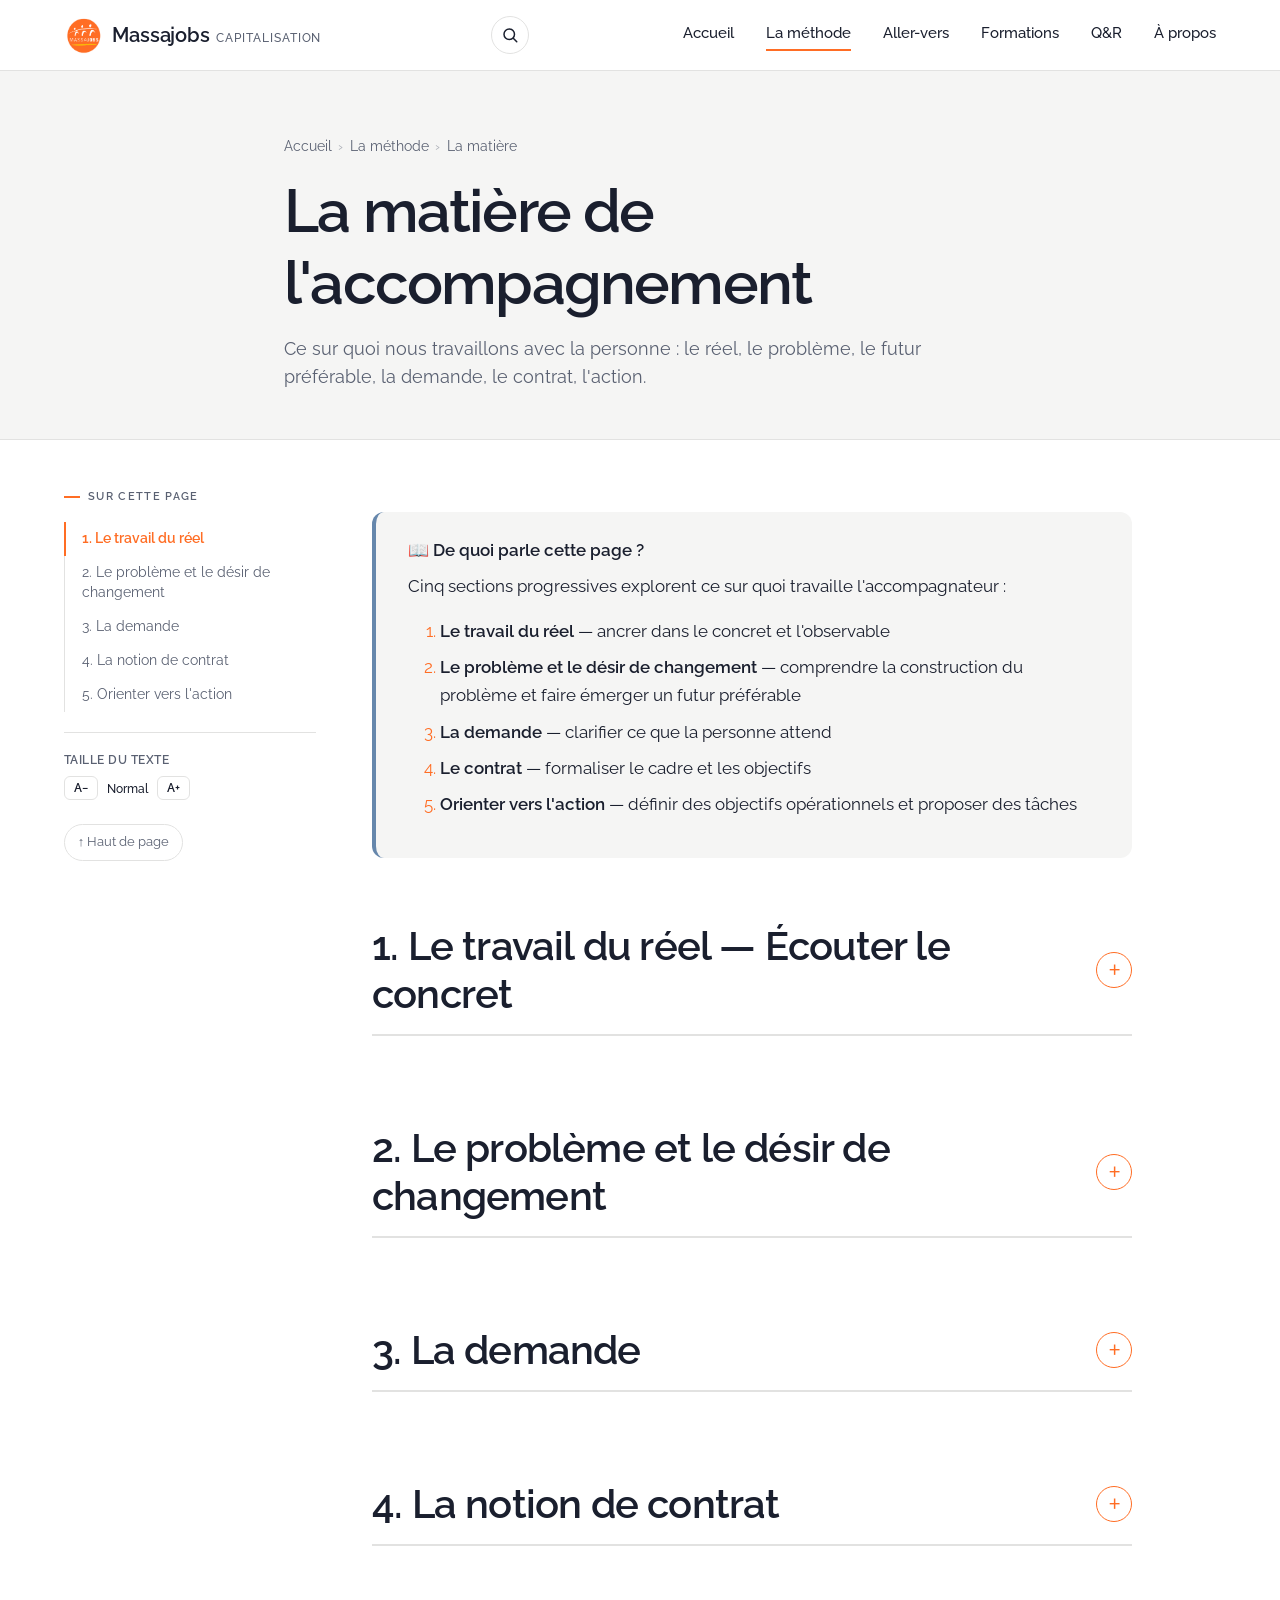
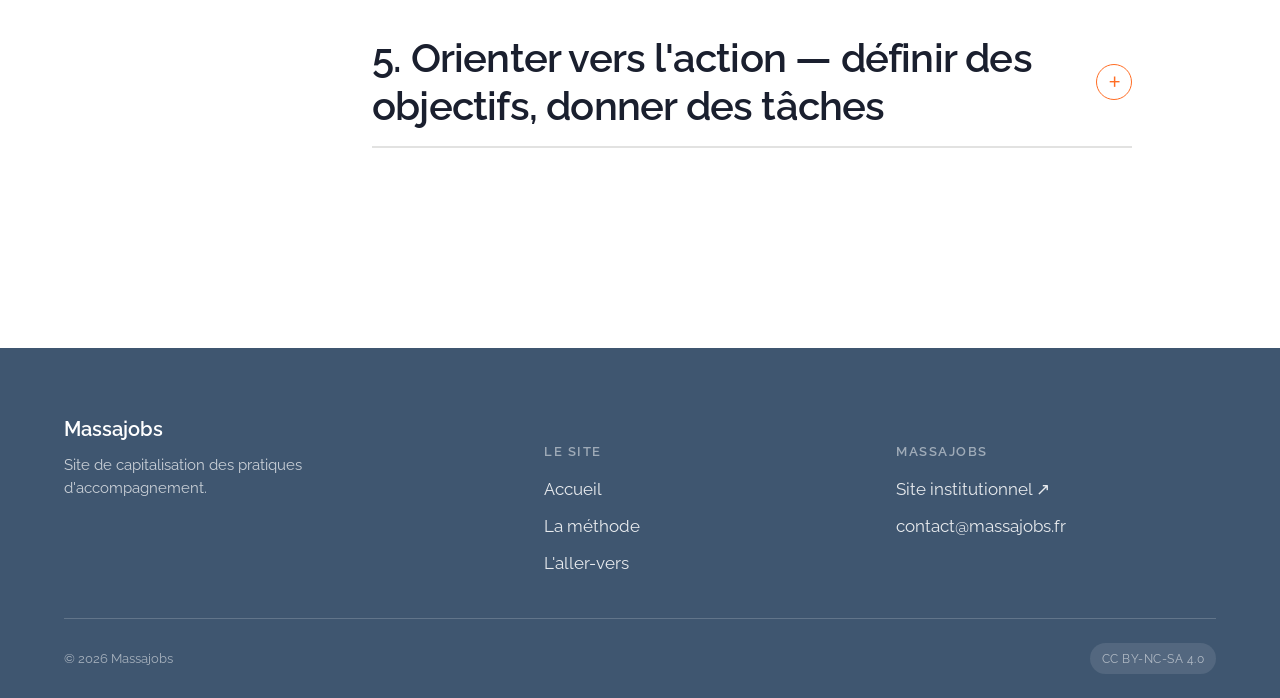
<file: matiere.html>
<!DOCTYPE html>
<html lang="fr">
<head>
    <meta charset="UTF-8">
    <meta name="viewport" content="width=device-width, initial-scale=1.0">
    <title>La matière de l'accompagnement — Massajobs</title>
    <link rel="preconnect" href="https://fonts.googleapis.com">
    <link rel="preconnect" href="https://fonts.gstatic.com" crossorigin>
    <link href="https://fonts.googleapis.com/css2?family=Raleway:wght@300;400;500;600;700;800&display=swap" rel="stylesheet">
    <link rel="stylesheet" href="../assets/css/style.css">
    <link rel="icon" type="image/png" sizes="32x32" href="../assets/img/favicon-32.png">
    <link rel="icon" type="image/png" sizes="16x16" href="../assets/img/favicon-16.png">
    <link rel="apple-touch-icon" href="../assets/img/logo-massajobs.png">
</head>
<body>

<header class="site-header">
    <div class="site-header__inner">
        <a href="../index.html" class="site-logo">
            <img src="../assets/img/logo-massajobs.png" alt="" class="site-logo__img" aria-hidden="true">
            <span class="site-logo__text">
                <strong>Massajobs</strong>
                <small>Capitalisation</small>
            </span>
        </a>
        <button class="menu-toggle" onclick="document.querySelector('.site-nav').classList.toggle('open')">☰</button>
        <button type="button" class="search-toggle" aria-label="Rechercher dans le site" title="Rechercher (⌘/Ctrl + K)"><svg viewBox="0 0 24 24" fill="none" stroke="currentColor" stroke-width="2" stroke-linecap="round" stroke-linejoin="round" aria-hidden="true"><circle cx="11" cy="11" r="7"/><path d="m21 21-4.3-4.3"/></svg></button>
        <nav class="site-nav">
            <a href="../index.html">Accueil</a>
            <div class="nav-dropdown"><a href="methode.html" class="nav-dropdown__trigger active">La méthode</a><div class="nav-dropdown__menu"><a href="posture.html">Éclairer notre posture</a><a href="matiere.html">La matière</a><a href="structure.html">La structure</a><a href="outils.html">Les outils</a></div></div>
            <a href="aller-vers.html">Aller-vers</a>
            <a href="offre.html">Formations</a>
            <a href="questions-reponses.html">Q&amp;R</a>
            <a href="a-propos.html">À propos</a>
        </nav>
    </div>
</header>

<section class="article-header">
    <div class="article-header__inner">
        <div class="breadcrumb"><a href="../index.html">Accueil</a><span class="breadcrumb__sep">›</span><a href="methode.html">La méthode</a><span class="breadcrumb__sep">›</span><span>La matière</span></div>
        <h1>La matière de l'accompagnement</h1>
        <p class="article-header__lead">Ce sur quoi nous travaillons avec la personne : le réel, le problème, le futur préférable, la demande, le contrat, l'action.</p>
    </div>
</section>

<div class="article-layout">

<aside class="toc" aria-label="Sommaire de la page">
    <div class="toc__label">Sur cette page</div>
    <ul>
        <li><a href="#reel">1. Le travail du réel</a></li>
        <li><a href="#probleme">2. Le problème et le désir de changement</a></li>
        <li><a href="#demande">3. La demande</a></li>
        <li><a href="#contrat">4. La notion de contrat</a></li>
        <li><a href="#action">5. Orienter vers l'action</a></li>
    </ul>
    <a href="#top" class="toc__back-to-top" onclick="window.scrollTo({top:0,behavior:'smooth'});return false;">↑ Haut de page</a>
</aside>

<div class="reading">

<div class="callout">
    <div class="callout__title">📖 De quoi parle cette page ?</div>
    <p>Cinq sections progressives explorent ce sur quoi travaille l'accompagnateur :</p>
    <ol>
        <li><strong>Le travail du réel</strong> — ancrer dans le concret et l'observable</li>
        <li><strong>Le problème et le désir de changement</strong> — comprendre la construction du problème et faire émerger un futur préférable</li>
        <li><strong>La demande</strong> — clarifier ce que la personne attend</li>
        <li><strong>Le contrat</strong> — formaliser le cadre et les objectifs</li>
        <li><strong>Orienter vers l'action</strong> — définir des objectifs opérationnels et proposer des tâches</li>
    </ol>
</div>

<details class="section-toggle">
<summary><h2 id="reel">1. Le travail du réel — Écouter le concret</h2></summary>

<p>Le travail du réel s'articule autour de <strong>deux dimensions complémentaires</strong>.</p>

<ol>
<li>La première concerne le <strong>contexte</strong>, ou plus précisément la <strong>situation</strong> dans laquelle s'inscrit la personne. Tout vécu particulier s'inscrit dans un contexte qu'il est essentiel d'expliciter afin de <strong>comprendre finement la situation vécue</strong>.</li>
<li>La seconde dimension porte sur la <strong>description des actions concrètes</strong>, afin de faciliter l'atteinte d'objectifs de changement ou la résolution de problèmes.</li>
</ol>

<p>L'inscription dans le réel — à travers le contexte et les actions concrètes — se retrouve dans la définition du problème, des objectifs et des plans d'action. Toutefois, l'inscription dans le réel constitue un <span class="hl">enjeu central de l'accompagnement</span>, ce qui justifie de lui consacrer une section spécifique.</p>

<details class="section-toggle">
<summary><h3>Nos vécus doivent être contextualisés</h3></summary>
<div class="details__body">

<h4>Qu'est-ce qu'un contexte ?</h4>

<p>Selon le Larousse, le contexte désigne <strong>l'ensemble des circonstances</strong> dans lesquelles se produit un événement ou se situe une action. Les dimensions relationnelles, physiques, temporelles, culturelles, structurelles, politiques, familiales, sociologiques et géographiques constituent un contexte particulier. Lorsque nous accueillons une personne, nous l'accueillons avec son contexte, ainsi qu'avec l'ensemble des relations qu'elle entretient avec celui-ci.</p>

<blockquote class="pull-quote">Un accompagnateur accueille une personne avec tout son écosystème relationnel.<cite>Vincent Lenhardt <a href="#ref-1-9">(9)</a></cite></blockquote>

<p>La notion de contexte occupe une place centrale dans l'œuvre de Yann Le Bossé <a href="#ref-1-1">(1)</a>, qui lui consacre deux axes de son modèle d'analyse :</p>

<ul>
<li>Le premier axe consiste à considérer les acteurs dans un contexte relationnel, à partir de questions telles que : <em>« Qui veut quoi ? Pour qui ? Et pourquoi ? »</em></li>
<li>Le second axe porte sur la prise en compte des contextes d'application, afin de répondre à la question : <em>« Compte tenu de ces éléments, qu'est-ce qui peut être tenté ici et maintenant ? »</em></li>
</ul>

<p>Le <strong>contexte d'application</strong> se construit à partir :</p>
<ul>
<li>de conditions matérielles (ressources financières, équipements disponibles)</li>
<li>temporelles (changements visés à court, moyen ou long terme)</li>
<li>personnelles (enjeux des acteurs, compétences, difficultés)</li>
<li>et structurelles (cadre juridique, disponibilité des ressources).</li>
</ul>

<p>Dans une logique <strong>interactionniste</strong>, la notion de contexte est particulièrement féconde, car elle met en évidence son caractère dynamique : toute modification du contexte peut significativement en transformer les équilibres, et ainsi, d'une situation qui paraît bloquée, faire émerger des marges de manœuvre concrètes.</p>

<h4>Un choix éthique dans l'accompagnement</h4>

<p>Dans une logique interactionniste, les difficultés rencontrées peuvent avoir <strong>à la fois</strong> des origines contextuelles et individuelles. Deux écueils majeurs sont à éviter :</p>

<div class="callout callout--warning">
<div class="callout__title">⚠️ Écueil 1 — Logique individualiste</div>
<p>Considérer que le problème et ses solutions relèvent uniquement des ressources personnelles et du positionnement individuel face au contexte. Selon Bernard Vallérie <a href="#ref-1-7">(7)</a>, cette logique peut conduire à un phénomène de <strong>double victimisation</strong> :</p>
<p><em>« Délaisser les éléments contextuels dans l'élaboration et la mise en œuvre du changement, c'est faire reposer sur la seule personne ou collectivité concernée par la situation délétère, et provoquer un processus de double victimisation chez la personne censée être aidée. »</em></p>
</div>

<div class="callout callout--warning">
<div class="callout__title">⚠️ Écueil 2 — Logique exclusivement collective</div>
<p>Centrer uniquement la résolution sur des problèmes collectifs peut conduire à diluer, voire à ignorer, les problématiques individuelles. C'est dans l'<strong>interaction entre un vécu personnel et un contexte collectif</strong> que peuvent émerger de réelles marges de manœuvre.</p>
</div>

<p>Bernard Vallérie <a href="#ref-1-7">(7)</a> précise que le travail autour du « <strong>contexte d'application</strong> » repose sur l'idée que l'exercice effectif du pouvoir d'agir dépend à la fois des opportunités offertes par l'environnement (cadre législatif, ressources financières, dispositifs existants, etc.) et des capacités des personnes ou des collectifs à exercer ce pouvoir (compétences, désir d'agir).</p>

<blockquote class="pull-quote">Minimalement, le soutien offert par un intervenant centré sur le développement du pouvoir d'agir doit permettre à la personne accompagnée de prendre conscience de la complexité des éléments qui contribuent aux difficultés qu'elle rencontre, et donc, <span class="hl">de relativiser la contribution de ses difficultés personnelles.</span><cite>Yann Le Bossé <a href="#ref-1-2">(2)</a></cite></blockquote>

<p>Il s'agit là d'un enjeu fondamental de l'accompagnement : aider la personne à comprendre les effets du contexte afin de ne pas faire peser sur elle seule la responsabilité des difficultés rencontrées. Stéphane Roux montre par exemple que certaines difficultés rencontrées par les jeunes des quartiers prioritaires s'inscrivent dans ce qu'il nomme l'« <strong>impératif viriloïde</strong> » — <em>une injonction sociale à démontrer virilité et domination —, trame plus large de nos sociétés, qui exerce une pression sur l'ensemble des individus.</em></p>

<h4>Un choix stratégique</h4>

<p>Comprendre ce qui nous dépasse et ce qui est plus grand que nous — notamment le contexte sociétal dans lequel nous nous inscrivons — permet de se dégager d'une part de culpabilité liée au fait de ne pas atteindre ce qui est important pour soi. Mais surtout, cela permet de recentrer l'attention sur ce qui est « à notre portée » et sur ce qui dépend effectivement de nous, ici et maintenant.</p>

<p>Ce travail rend possible l'identification de marges de manœuvre réelles : le <strong>« pas proximal »</strong> (Yann Le Bossé <a href="#ref-1-2">(2)</a>), l'<strong>expérimentation d'exception</strong> (Philippe Bigot <a href="#ref-1-6">(6)</a>), autant de leviers susceptibles de faire la différence.</p>

</div>
</details>

<details class="section-toggle">
<summary><h3>Nos discours doivent porter sur du contenu concret et observable</h3></summary>
<div class="details__body">

<h4>La perception du réel</h4>

<p>Yann Le Bossé <a href="#ref-1-2">(2)</a> mobilise la notion de <em>praxis</em>, entendue comme une démarche itérative d'action et de réflexion qui prend pour point de départ une <strong>expérience de base</strong> : une expérience réelle, vécue ou à vivre, à partir de laquelle la personne accompagnée va produire un discours. Cette expérience est choisie parce qu'elle fait l'objet d'un désir de modification ou de transformation.</p>

<p>L'accompagnateur soutient la personne dans un travail de <strong>conscientisation</strong>, par la parole, de ce qui s'est passé et du sens qu'elle attribue à cette expérience. L'élaboration autour de cette expérience peut s'appuyer sur des supports plus ou moins matériels. Selon le degré de matérialité de la trace de l'action, les échanges seront plus ou moins techniques et susciteront des prises de conscience de nature différente.</p>

<p>Voici différents types de supports matérialisant l'action d'une personne, classés selon le degré de recours nécessaire au récit pour en permettre l'explicitation :</p>

<details>
<summary>🎥 <strong>La vidéo</strong></summary>
<div class="details__body">
<p>Il s'agit de re-visualiser l'action à partir d'un enregistrement filmé. Cet outil est largement utilisé par les sportifs de haut niveau pour améliorer leurs performances. L'un des avantages de la vidéo est que la réalité observée par plusieurs acteurs est moins sujette à débat. Comme le dit l'adage, « l'image vaut mille mots » : ce support permet d'aller rapidement à l'essentiel. Dans l'accompagnement vers l'emploi, la vidéo peut notamment être mobilisée dans des ateliers de préparation aux entretiens d'embauche. En formation et en analyse de la pratique professionnelle, ce support s'avère également très utile.</p>
</div>
</details>

<details>
<summary>🎤 <strong>L'enregistrement audio</strong></summary>
<div class="details__body">
<p>Support pertinent, bien qu'il ne restitue pas les indices visuels présents dans la vidéo. En tant que support de mémoire, il permet de circonscrire l'analyse aux paroles effectivement prononcées dans l'action. Toute situation de communication orale — comme le démarchage téléphonique — peut ainsi être enregistrée dans un cadre d'accompagnement vers l'emploi.</p>
</div>
</details>

<details>
<summary>✍️ <strong>L'analyse écrite</strong></summary>
<div class="details__body">
<p>Complémentaire à l'audio, l'analyse écrite d'un échange permet de « ralentir » le travail d'analyse. Elle offre la possibilité de prendre le temps nécessaire pour examiner finement un contenu écrit. Nous passons alors de supports qui reproduisent fidèlement l'action à des matériaux qui viennent en signifier l'aboutissement.</p>
</div>
</details>

<details>
<summary>📄 <strong>Documents et certificats</strong></summary>
<div class="details__body">
<p>Il s'agit par exemple de certificats ou de documents attestant d'un résultat, comme un diplôme. Dans l'accompagnement vers l'emploi, ces supports prennent notamment la forme de CV, de lettres de motivation ou de recommandations. Il est alors pertinent de questionner l'ensemble des actions qui ont permis d'aboutir au résultat attesté par le document.</p>
</div>
</details>

<details>
<summary>💬 <strong>Le récit</strong></summary>
<div class="details__body">
<p>La situation la plus fréquente : la principale trace de l'action reste le récit tel qu'il est donné à entendre par la personne accompagnée. Dans une approche constructiviste, le récit d'un événement est toujours singulier, porté par la personne qui le raconte.</p>

<blockquote class="pull-quote">Un fait, une situation, un comportement renferment toujours plusieurs lectures, plusieurs interprétations.<cite>Françoise Kourilsky <a href="#ref-1-5">(5)</a></cite></blockquote>

<p>Ces interprétations multiples existent parce que chacun dispose d'une manière singulière de percevoir et de donner sens à son expérience du monde. Nos perceptions sont filtrées par nos capacités sensorielles, mais aussi par nos croyances, nos valeurs, notre histoire et notre mémoire.</p>

<p>Pour Maela Paul <a href="#ref-1-3">(3)</a>, la matière première de l'accompagnement est précisément ce travail de mise en mots d'une situation vécue. La <strong>réflexivité</strong>, entendue comme une prise de distance critique vis-à-vis du langage qui décrit l'expérience, vise à interroger les évidences, certitudes et représentations qui structurent son interprétation.</p>

<blockquote class="pull-quote">Pour tenter d'être objectif, il ne suffit pas de décrire ce que l'on voit, mais de préciser quelles lunettes on porte pendant l'observation.<cite>Catherine Cudicio <a href="#ref-1-8">(8)</a></cite></blockquote>
</div>
</details>

<h4>Les différents modes de verbalisation de l'action</h4>

<p>Comme nous l'avons vu dans la partie consacrée à l'écoute, le réel est perçu sous différents angles. Plusieurs registres peuvent porter notre écoute :</p>

<ul>
<li><strong>Vécu émotionnel</strong> — ce que je ressens</li>
<li><strong>Vécu sensoriel</strong> — ce que je perçois par les sens</li>
<li><strong>Vécu opérationnel</strong> — ce que je fais</li>
<li><strong>Vécu conceptuel</strong> — ce qui fait sens pour moi</li>
<li><strong>Vécu réflexif</strong> — ce que je pense</li>
</ul>

<div class="callout callout--tip">
<div class="callout__title">🧭 Outil de repérage — Les informations satellites de l'action</div>
<p>Vermersch <a href="#ref-1-4">(4)</a> distingue cinq catégories d'informations selon leur degré d'implication du sujet — du moins impliquant (contexte) au plus impliquant (procédural). Identifier sur quel registre s'exprime la personne permet d'adapter les relances et de l'orienter progressivement vers le discours procédural, le plus riche pour l'accompagnement.</p>
</div>

<p>Illustrons ces distinctions à partir d'un exemple : le dépôt d'un CV en main propre dans une institution.</p>

<div class="callout">
<div class="callout__title">🌍 Discours sur le contexte <em>(le moins impliquant)</em></div>
<ul>
<li><em>J'ai toujours trouvé du travail par relation, mais là cela ne marche pas, il faut que je tente une autre méthode.</em></li>
<li><em>Pour aller déposer mon CV, les durées de déplacements sont parfois très importantes.</em></li>
<li><em>J'ai déjà eu deux ou trois expériences similaires.</em></li>
</ul>
</div>

<div class="callout callout--tip">
<div class="callout__title">💡 Discours sur le jugement</div>
<ul>
<li><em>Je pense que cette méthode pour approcher des entreprises n'est pas efficace, car j'ai déjà essayé et cela ne marche pas.</em></li>
<li><em>Les secrétaires reçoivent beaucoup d'offres et ne vont pas faire passer le CV.</em></li>
<li><em>Cela demande trop d'énergie.</em></li>
</ul>
</div>

<div class="callout callout--idea">
<div class="callout__title">📖 Discours sur le déclaratif <em>(les savoirs)</em></div>
<ul>
<li><em>Il est bon d'avoir une présentation synthétique de deux minutes pour permettre à l'interlocuteur de connaître l'objet de votre demande quand vous déposez le CV.</em></li>
<li><em>Cette méthode est efficace, car elle est régulièrement évoquée par les recruteurs comme un moyen d'embaucher.</em></li>
</ul>
</div>

<div class="callout callout--idea">
<div class="callout__title">🎯 Discours sur les intentions</div>
<ul>
<li><em>Mon objectif est de trouver un travail dans l'entreprise dans laquelle je vais postuler.</em></li>
<li><em>Dans cette tâche précise, je veux que l'entreprise puisse se souvenir de moi pour me rappeler.</em></li>
</ul>
</div>

<div class="callout callout--example">
<div class="callout__title">🔬 Discours sur le procédural <em>(le plus impliquant — le plus utile en accompagnement)</em></div>
<ul>
<li><em>Je suis entré dans l'entreprise et il y avait une secrétaire qui était occupée.</em></li>
<li><em>Je lui ai dit : « Je viens déposer un CV, car je souhaiterais travailler dans votre entreprise. »</em></li>
<li><em>Elle m'a répondu : « Donnez-le-moi, je vais le remettre à la RH » et puis je suis reparti.</em></li>
</ul>
</div>

<p>Dans cet exemple, on voit bien que la maîtrise du savoir déclaratif (entraînement à la présentation en deux minutes à blanc avec son accompagnateur) n'implique pas nécessairement qu'en situation réelle ce savoir s'applique. L'objectif d'avoir du travail et que l'entreprise se souvienne de moi est mis au second plan au profit d'une intention opérationnelle plus simple : celle de ne pas déranger quelqu'un qui a l'air d'être très occupé.</p>

<p>Pierre Vermersch <a href="#ref-1-4">(4)</a> conclut en mettant en avant le primat du <strong>discours procédural</strong> pour décrire une action : c'est l'information la plus pertinente pour comprendre comment le sujet s'y prend, et c'est aussi le registre le plus impliquant, qui conduit l'interviewé à une relation forte avec son propre vécu.</p>

<p><span class="hl">Savoir identifier les informations satellites de l'action et orienter la personne vers la description du procédural constitue une condition essentielle à la réussite d'un entretien d'explicitation.</span></p>

<h4>Un passage obligé… mais dans quel but ?</h4>

<p>Échanger à partir d'une expérience vécue, et des procédures concrètes mises en œuvre pour atteindre un objectif, constitue un passage incontournable pour ajuster finement l'accompagnement et identifier des changements pertinents. Il convient d'éviter les discours vagues et trop théoriques, qui peuvent devenir interminables et, paradoxalement, renforcer le maintien du problème en consolidant sa cohérence interne.</p>

<details>
<summary>💡 <strong>Vertu 1 — Se focaliser sur les procédures plutôt que sur les discours, les causes ou les conséquences</strong></summary>
<div class="details__body">
<blockquote class="pull-quote">Lorsque l'on cherche à modifier une situation insatisfaisante, l'observation minutieuse et l'analyse descriptive de ce qui s'y passe sont bien plus opérationnelles que l'analyse explicative du « pourquoi » de cette situation.<cite>Françoise Kourilsky <a href="#ref-1-5">(5)</a></cite></blockquote>
<p>Nous avons tendance à expliquer ce qui nous arrive plutôt qu'à décrire factuellement ce que nous avons réellement vécu. Le risque des échanges abstraits est double : ils peuvent devenir sans fin et renforcer le problème lui-même, notamment par des mécanismes de réactance.</p>
</div>
</details>

<details>
<summary>💡 <strong>Vertu 2 — Transformer le vécu en expérience</strong></summary>
<div class="details__body">
<p>La grande vertu de l'échange autour d'une situation concrète réside dans sa capacité à transformer un vécu en expérience.</p>
<blockquote class="pull-quote">Pour que la situation accède au statut d'expérience — à partir de laquelle la personne pourra tirer leçon pour sa gouverne — elle doit être mise en mot et rendue consciente. Le vécu de la situation s'élabore en expérience, se transforme et se construit à travers la narration, autrement dit dans une activité relationnelle.<cite>Maela Paul <a href="#ref-1-3">(3)</a></cite></blockquote>
<p>C'est ce que Yann Le Bossé <a href="#ref-1-2">(2)</a> nomme <strong>l'action conscientisante</strong> : « Pour y parvenir, il faut se plonger dans une démarche itérative d'action/réflexion (qu'on appelle une praxis) d'où émergent des prises de conscience qui élargissent notre compréhension du contexte dans lequel on évolue ainsi que le spectre des opportunités d'actions. »</p>
</div>
</details>

<details>
<summary>💡 <strong>Vertu 3 — Bien cibler le travail à faire en accompagnement</strong></summary>
<div class="details__body">
<p>Nous partons de l'hypothèse que la personne qui sollicite notre aide a, dans la plupart des cas, déjà tenté quelque chose pour résoudre son problème. Le fait qu'elle vienne nous solliciter indique que ces premières tentatives n'ont, a priori, pas été concluantes.</p>
<blockquote class="pull-quote">Un problème apparaît quand une difficulté n'a pas été spontanément surmontée : si les réactions face à la situation avaient été d'emblée efficaces, le problème ne se serait pas posé. Mais voilà, malgré l'échec d'une solution, souvent au lieu de la remettre en cause, nous avons tendance à nous obstiner à la réitérer, en pensant qu'avec un peu plus de volonté et de persévérance, nous viendrons à bout de notre problème.<cite>Françoise Kourilsky <a href="#ref-1-5">(5)</a></cite></blockquote>
<blockquote class="pull-quote">En matière de démarches de changement, <span class="hl">plus le problème est flou, moins les solutions sont viables.</span> Pour pouvoir agir de manière ajustée, il faut que la formulation de ce qui pose un problème soit suffisamment concrète pour être opérationnalisable. À défaut de cela, on s'agite plutôt que l'on agit.<cite>Yann Le Bossé <a href="#ref-1-2">(2)</a></cite></blockquote>
<div class="callout callout--tip">
<div class="callout__title">🛠️ Questions — explorer ce qui a déjà été tenté</div>
<ul>
<li><em>Qu'avez-vous déjà tenté pour faire face à cette difficulté ?</em></li>
<li><em>Comment vous y êtes-vous pris ?</em></li>
<li><em>Quels conseils avez-vous reçus — et suivis — pour tenter de résoudre ce problème ?</em></li>
<li><em>Quelles sont les solutions dont vous êtes certain qu'elles ne fonctionneront pas ?</em></li>
</ul>
</div>
</div>
</details>

</div>
</details>

<details class="section-toggle">
<summary><h3>Comment s'y prend-on ?</h3></summary>
<div class="details__body">

<p>Ce paragraphe présente des éléments techniques permettant d'évoquer des situations concrètes vécues par les personnes accompagnées, principalement issus de <em>L'Entretien d'explicitation</em> de Pierre Vermersch <a href="#ref-1-4">(4)</a>.</p>

<p>L'objectif est double : comprendre ce qui a été mis en œuvre pour <strong>détecter les ressources</strong> (en s'appuyant sur ce qui a fonctionné) ou pour <strong>détecter les erreurs à corriger</strong>. La pratique de l'élucidation doit être ajustée à l'objectif poursuivi, au risque sinon de se perdre dans une quantité excessive de détails. La question <em>« De quelles informations ai-je besoin au regard du but poursuivi dans ce questionnement ? »</em> constitue un bon garde-fou.</p>

<p>Lorsqu'un échange porte sur une situation concrète, les questions suivantes peuvent aider la personne accompagnée à se replonger dans la situation :</p>

<ul>
<li><em>Si nous regardions une vidéo de surveillance ayant filmé la situation, que verrions-nous et qu'entendrions-nous ?</em></li>
<li><em>Si j'étais scénariste d'une série télévisée et devais faire rejouer la scène à des acteurs, quelles consignes de jeu leur donnerais-je ?</em></li>
<li><em>Si j'analysais la situation comme un ordinateur, de la manière la plus factuelle possible, que décrirais-je ?</em></li>
</ul>

<p>Pour faciliter l'accès au registre descriptif, il est pertinent de questionner le <strong><em>qui</em></strong>, le <strong><em>quoi</em></strong>, le <strong><em>quand</em></strong> et le <strong><em>comment</em></strong>. On évitera les questions formulées en <em>« pourquoi »</em>, qui conduisent souvent à des échanges abstraits, alors que l'objectif est de travailler sur des éléments concrets.</p>

<p>Le questionnement peut également s'appuyer sur le déroulement temporel de l'action : le début (<em>« Par quoi avez-vous commencé ? »</em>), l'enchaînement des actions (<em>« Qu'avez-vous fait ensuite ? »</em>) et la fin (<em>« Que s'est-il passé à la fin ? »</em>, <em>« Comment saviez-vous que c'était terminé ? »</em>).</p>

<h4>Actions d'exécution et actions d'identification</h4>

<blockquote class="pull-quote">Les <strong>actions d'exécution</strong> réalisent des transformations, elles sont toujours précédées d'une <strong>identification</strong> basée sur des prises d'information en interne (accès à un savoir mémorisé) ou en externe (repérage d'informations perceptibles) et qui déterminent quelle est l'action d'exécution adaptée. De la même manière, les actions d'exécution s'achèvent en fonction d'un critère de réalisation qui, lui aussi, est fourni par une prise d'information.<cite>Pierre Vermersch <a href="#ref-1-4">(4)</a></cite></blockquote>

<p>Bien qu'indispensables pour évaluer les tâches d'exécution et déterminer la possibilité d'enchaîner une action suivante, ces tâches d'évaluation sont souvent omises car fugitives dans la procédure. Une évaluation trop rapide ou inexacte peut fragiliser l'ensemble de la procédure. Voici quelques exemples de questions permettant d'identifier les <strong>actions d'identification</strong> :</p>

<ul>
<li><em>Comment saviez-vous ce que vous deviez faire ?</em></li>
<li><em>Quels indices vous ont permis de savoir par quoi commencer ?</em></li>
<li><em>Comment saviez-vous que l'action était terminée ?</em></li>
</ul>

<h4>Le traitement des dénégations</h4>

<p>Le traitement de ce que Pierre Vermersch <a href="#ref-1-4">(4)</a> appelle les <em>dénégations</em> a toute sa place lorsque l'on travaille à partir d'une situation concrète. La dénégation peut être comprise comme un signe que la verbalisation de l'action n'a pas pu encore se faire. Quelques exemples typiques : « Je n'en sais rien », « Je faisais n'importe quoi », « Je ne me rappelle pas ».</p>

<blockquote class="pull-quote">Toute dénégation renvoie à une information factuelle positive (au sens d'existante) qui n'est pas encore exprimée.<cite>Pierre Vermersch <a href="#ref-1-4">(4)</a></cite></blockquote>

<p>Il est donc toujours possible de questionner la personne afin de la guider progressivement vers une verbalisation plus concrète :</p>

<ul>
<li>« Je n'en sais rien » — <em>Comment sais-tu que tu ne sais pas ? Que sais-tu lorsque tu dis ne rien savoir ?</em></li>
<li>« Je faisais n'importe quoi » — <em>Comment t'y prends-tu lorsque tu dis faire « n'importe quoi » ?</em></li>
<li>« Je ne me rappelle pas » — <em>De quoi te rappelles-tu lorsque tu dis ne pas te rappeler ?</em></li>
</ul>

<h4>Granularité et fractionnement de la tâche</h4>

<p>Pierre Vermersch <a href="#ref-1-4">(4)</a> introduit les notions de <strong>granularité</strong> et de <strong>fractionnement</strong> de la tâche. Il s'agit d'explorer, pour chaque procédure, la manière dont elle a été fractionnée pour être réalisée. Le niveau de description peut en théorie être infini. L'enjeu pour l'accompagnateur est d'orienter le questionnement vers ce qui est pertinent : identifier ce qui dysfonctionne, ou au contraire ce qui fonctionne particulièrement bien. Les prises de conscience les plus fécondes émergent au niveau des séquences élémentaires : prise d'information, exécution de l'action, puis prise d'information sur le résultat.</p>

<details>
<summary>🥧 <strong>Exemple Vermersch : la tarte aux pommes — niveaux de granularité</strong></summary>
<div class="details__body">
<ul>
<li><strong>Faire la pâte</strong> — <em>les étapes</em>
<ul>
<li><strong>Mettre 200g de farine dans un saladier</strong> — <em>actions élémentaires</em>
<ul>
<li>Savoir où se trouve la farine — <em>action d'identification</em></li>
<li>Aller chercher la farine — <em>action d'exécution</em></li>
<li>Savoir où se trouve le saladier — <em>identification</em></li>
<li>Aller le chercher — <em>exécution</em></li>
<li>Savoir quelle quantité de farine est nécessaire — <em>identification</em></li>
<li>S'informer du procédé pour déterminer la quantité (cuillère à soupe, balance, verre mesureur) — <em>identification</em></li>
<li>Mesurer la quantité de farine — <em>exécution</em>
<ul>
<li>Ouvrir le paquet de farine — <em>niveau 3, l'unité d'analyse est l'opération</em></li>
<li>Prendre une cuillère à soupe (savoir où elle est, aller la chercher, la saisir entre le pouce et les autres doigts…)</li>
<li>Remplir une cuillère à soupe</li>
<li>Verser le contenu de la cuillère dans le saladier</li>
<li>Répéter ce processus jusqu'au nombre de cuillères nécessaires</li>
</ul>
</li>
<li>Mettre la farine dans le saladier — <em>exécution</em></li>
</ul>
</li>
<li>Rajouter 100g de beurre mou coupé en petits morceaux</li>
<li>Rajouter une demi-cuillère à café de sel fin</li>
<li>Rajouter un demi-verre d'eau d'un seul coup</li>
<li>Mélanger rapidement du bout des doigts</li>
<li>Laisser reposer 1 heure</li>
</ul>
</li>
<li>Étaler la pâte dans le moule</li>
<li>Préparer la garniture</li>
<li>Préchauffer le four</li>
<li>Garnir la pâte</li>
<li>Cuire</li>
</ul>
</div>
</details>

<details>
<summary>💬 <strong>Dialogue d'accompagnement : la rédaction d'un CV en ligne</strong></summary>
<div class="details__body">
<p><strong>Acc.</strong> — <em>« Je te propose de te replacer dans un moment précis où tu as rédigé ton CV en ligne. Pas en général, mais la dernière fois par exemple. C'était où, c'était quand ? »</em></p>
<p><strong>PA.</strong> — <em>« C'était dimanche soir, chez moi, sur mon ordinateur. »</em></p>
<p><strong>Acc.</strong> — <em>« Quand tu t'y mets, par quoi commences-tu concrètement ? »</em></p>
<p><strong>PA.</strong> — <em>« J'ouvre mon ordinateur, puis je vais sur le site où je fais mon CV. »</em></p>
<p><strong>Acc.</strong> — <em>« Comment sais-tu que c'est le bon site pour toi ? »</em></p>
<p><strong>PA.</strong> — <em>« Parce que je l'ai déjà utilisé avant, que les exemples de CV me plaisent et qu'il est facile d'utilisation. »</em></p>
<p><strong>Acc.</strong> — <em>« Une fois sur le site, qu'est-ce que tu fais en premier sur le CV ? »</em></p>
<p><strong>PA.</strong> — <em>« Je commence par l'expérience professionnelle. »</em></p>
<p><strong>Acc.</strong> — <em>« Qu'est-ce qui te fait dire qu'il faut commencer par là ? »</em></p>
<p><strong>PA.</strong> — <em>« Parce que je me dis que c'est ce que les recruteurs regardent en premier. »</em></p>
<p><strong>Acc.</strong> — <em>« Quand tu écris une expérience, comment tu t'y prends exactement ? »</em></p>
<p><strong>PA.</strong> — <em>« Je regarde les dates, puis je me demande ce que j'ai fait. »</em></p>
<p><strong>Acc.</strong> — <em>« Quand tu te demandes "ce que tu as fait", comment tu fais pour le retrouver ? »</em></p>
<p><strong>PA.</strong> — <em>« Je repense à une journée type… et je choisis ce qui me semble le plus important. »</em></p>
<p><strong>Acc.</strong> — <em>« Comment sais-tu que cette expérience est suffisamment bien écrite ? »</em></p>
<p><strong>PA.</strong> — <em>« Quand ça tient sur trois lignes et que ça ne me gêne pas en le relisant. »</em></p>
<p><strong>Acc.</strong> — <em>« Et après ? »</em></p>
<p><strong>PA.</strong> — <em>« Après, je fais un peu n'importe quoi… »</em></p>
<p><strong>Acc.</strong> — <em>« Quand tu dis "n'importe quoi", comment tu t'y prends exactement ? »</em></p>
<p><strong>PA.</strong> — <em>« Je modifie, je supprime, je réécris, puis je reviens en arrière. »</em></p>
<p><strong>Acc.</strong> — <em>« Comment sais-tu que ton CV est terminé ? »</em></p>
<p><strong>PA.</strong> — <em>« Quand je l'enregistre en PDF et que je ne change plus rien. »</em></p>
</div>
</details>

</div>
</details>

<details class="section-toggle">
<summary><h3>Travail du concret et rapport aux temps</h3></summary>
<div class="details__body">

<p>Il est utile de distinguer le <strong>passé-histoire</strong> du <strong>passé expérientiel proche</strong>, ainsi que le <strong>futur du pas proximal</strong> du <strong>futur à moyen et long terme</strong>. Le passé expérientiel proche correspond aux actions immédiatement antérieures à l'échange, tandis que le futur du pas proximal désigne celles qui suivront directement cet échange. Ces deux temporalités s'inscrivent dans un enchaînement logique d'actions concrètes nécessaires à l'émergence du changement.</p>

<p>Quand nous souhaitons aborder des sujets concrets et inscrits dans une temporalité de l'« ici et maintenant », nous pouvons nous référer aux dernières situations où le problème a été vécu ou affronté, ainsi qu'aux prochaines occasions où la personne pourrait y être confrontée. C'est précisément sur ce type de contenu que porte l'action conscientisante évoquée par Yann Le Bossé.</p>

<blockquote class="pull-quote">Au moment de conduire l'intervention, <span class="hl">seul le présent existe.</span> Le passé et le futur n'ont d'importance que dans la mesure où ils ont des incidences concrètes dans la situation présente. La réputation, les traumatismes antérieurs, ou autres événements qui ont marqué le passé des personnes que l'on accompagne ne sont pertinents que dans la mesure où ils conditionnent le changement envisageable « ici et maintenant ».<cite>Yann Le Bossé <a href="#ref-1-2">(2)</a></cite></blockquote>

<p>Ainsi, lorsqu'une personne a vécu un échec particulièrement difficile lors d'un entretien d'embauche, l'accompagnement s'intéressera à la trace laissée « ici et maintenant » et à son impact potentiel sur sa capacité d'agir dans des situations récentes ou à venir.</p>

</div>
</details>

<details class="section-toggle">
<summary><h3>Quelques difficultés à évoquer le réel et leurs remèdes</h3></summary>
<div class="details__body">

<details>
<summary>🧠 <strong>Une culture qui favorise le raisonnement au détriment de la description</strong></summary>
<div class="details__body">
<blockquote class="pull-quote">Nous avons l'habitude de formuler nos problèmes, non pas en les décrivant, mais en les expliquant. Toutes ces informations explicatives tendent à limiter les possibilités de résolution de problèmes, car elles conduisent à confondre explications et données descriptives et factuelles du problème.<cite>Françoise Kourilsky <a href="#ref-1-5">(5)</a></cite></blockquote>
<p><strong>Remède :</strong> la méthode des chapeaux d'Edward de Bono <a href="#ref-1-10">(10)</a>. Cette méthode repose sur le choix de ne traiter qu'un seul type d'information à la fois. Ainsi, lorsqu'on « revêt le chapeau blanc », la situation est abordée de la manière la plus objective possible.</p>
</div>
</details>

<details>
<summary>🛡️ <strong>La peur d'être dérangé et de faire face à ses contradictions</strong></summary>
<div class="details__body">
<blockquote class="pull-quote">L'expérience montre que la verbalisation des éléments du contexte est un moyen sûr pour le sujet de ne pas parler de lui. Il est, en effet, beaucoup plus facile de parler des autres ou des circonstances que de soi-même.<cite>Pierre Vermersch <a href="#ref-1-4">(4)</a></cite></blockquote>
<p><strong>Remède :</strong> accepter la confrontation et provoquer des dissonances cognitives. L'objectif du dialogue est de provoquer une <strong>dissonance cognitive</strong> susceptible de conduire à l'émergence d'une nouvelle vision de la situation, plus opérationnelle. Pour Le Bossé <a href="#ref-1-2">(2)</a>, le phénomène de conscientisation est un « mécanisme de réorganisation de la pensée » qui permet aux personnes accompagnées d'intégrer de nouvelles dimensions de la situation.</p>
</div>
</details>

<details>
<summary>⏰ <strong>Le manque de temps</strong></summary>
<div class="details__body">
<p>Questionner le réel et ses dimensions concrètes relève parfois d'un véritable travail d'orfèvre. Il arrive que la contrainte de temps nous pousse à vouloir aller trop vite.</p>
<p><strong>Remède :</strong> interroger son rapport au temps et négocier le contrat de séance. Il s'agit de créer les conditions nécessaires pour prendre le temps d'analyser finement les tentatives menées ou à venir.</p>
</div>
</details>

<details>
<summary>💬 <strong>La difficulté liée à la maîtrise de la langue</strong></summary>
<div class="details__body">
<p>Sans les mots pour décrire l'expérience, il devient difficile de prendre conscience de ce qui a été effectivement produit.</p>
<p><strong>Remède :</strong> s'appuyer sur l'observation directe de l'action. Se placer, lorsque cela est possible, dans une situation d'observation partagée permet de disposer de bases communes pour l'échange. L'usage de supports tels que la vidéo ou l'enregistrement peut, dans certaines situations, faciliter ce travail.</p>
</div>
</details>

</div>
</details>

<p>Cette section a montré en quoi le travail sur le « réel » est essentiel pour ancrer les échanges dans des éléments contextualisés, concrets et pragmatiques. Pour poursuivre, nous aborderons maintenant la notion de <strong>situation-problème</strong>.</p>

<div class="callout">
<div class="callout__title">📔 Références bibliographiques de la section</div>
<p id="ref-1-1">1 — Le Bossé, Y. (2015). <em>Sortir de l'impuissance — Tome 1 : Fondements et cadres conceptuels</em>. ARDIS.</p>
<p id="ref-1-2">2 — Le Bossé, Y. (2016). <em>Sortir de l'impuissance — Aspects pratiques</em>. ARDIS.</p>
<p id="ref-1-3">3 — Paul, M. (2020). <em>La démarche d'accompagnement : Repères méthodologiques et ressources théoriques</em>. De Boeck Supérieur.</p>
<p id="ref-1-4">4 — Vermersch, P. (2019). <em>L'entretien d'explicitation</em>. ESF Sciences Humaines.</p>
<p id="ref-1-5">5 — Kourilsky, F. (2022). <em>Du désir au plaisir de changer — 5e éd.</em>. Dunod.</p>
<p id="ref-1-6">6 — Bigot, P. (2014). <em>Le coaching orienté solution</em>. Eyrolles.</p>
<p id="ref-1-7">7 — Vallérie, B. (2018). <em>Action sociale et empowerment</em>. PUG.</p>
<p id="ref-1-8">8 — Cudicio, C. (2010). <em>La PNL</em>. Eyrolles.</p>
<p id="ref-1-9">9 — Lenhardt, V. (2002). <em>Les responsables porteurs de sens</em>. Insep Consulting.</p>
<p id="ref-1-10">10 — De Bono, E. (1987). <em>Six chapeaux pour penser</em>. InterEditions.</p>
</div>

</details>


<details class="section-toggle">
<summary><h2 id="probleme">2. Le problème et le désir de changement</h2></summary>

<p>Soit la personne évoque un <strong>problème à surmonter</strong>, par exemple la difficulté à obtenir un entretien d'embauche malgré de nombreux envois de CV. Soit elle arrive avec un <strong>projet de changement</strong>, par exemple un jeune ou une mère de famille souhaitant reprendre une activité professionnelle sans savoir encore vers quel secteur s'orienter.</p>

<p>En situation d'accompagnement, il est essentiel de repérer la manière dont la personne construit sa situation, afin d'adopter une démarche de questionnement soit orientée vers la <strong>redéfinition du problème</strong>, soit vers le <strong>soutien de la motivation</strong> en direction d'un futur préférable. Une fois le problème clairement défini et formulé dans des termes favorisant le changement, l'accompagnateur pourra progressivement renforcer le discours autour du futur souhaitable.</p>

<details class="section-toggle">
<summary><h3>Trouver l'ouverture dans la situation-problème</h3></summary>
<div class="details__body">

<h4>Qu'est-ce qu'un problème ?</h4>

<p>De manière générale, nous pouvons considérer qu'<strong>il y a un problème dans une situation vécue lorsqu'il existe un écart entre ce qui est et ce qui devrait être</strong>, idéalement, pour la personne concernée. Cette définition invite à travailler sur trois éléments : ce qui est, ce qui doit être, et l'écart potentiel entre les deux.</p>

<p>Dans le cadre scolaire, nous distinguons les <strong>problèmes mathématiques</strong> (résolution mécanique, une seule solution) et les <strong>problèmes philosophiques</strong> (interprétation, autant de réponses que d'élèves). Les problèmes rencontrés en situation d'accompagnement relèvent davantage de cette seconde catégorie.</p>

<p>Enfin, il est important de souligner que le problème formulé par la personne qui sollicite notre aide est avant tout une <span class="hl">construction langagière</span>.</p>

<blockquote class="pull-quote">Le problème est une <strong>construction singulière</strong> d'une situation ou d'un ensemble de situations vis-à-vis duquel la personne exprime une plainte, des difficultés, des limitations… Le problème réside dans la construction du récit elle-même et dans l'énonciation — les mots et les phrases employés — qui en est le support.<cite>Philippe Bigot <a href="#ref-2-1">(1)</a></cite></blockquote>

<p><span class="hl">Le problème se situe donc dans la construction même du récit, et non dans la situation vécue en tant que telle.</span> C'est précisément sur cette matière narrative que portera le travail d'accompagnement.</p>

<h4>Comment se construit un problème fermé ?</h4>

<p><strong>Cognition et biais cognitifs.</strong> Nous percevons le monde à travers nos cinq sens, puis les informations recueillies sont traitées par notre cerveau au moyen d'opérations mentales.</p>

<blockquote class="pull-quote">Nos opérations mentales influencent nos perceptions, nos émotions et nos comportements, lesquels les influencent en retour. En filtrant notre perception, elles nous gouvernent souvent à notre insu. Les processus cognitifs avec lesquels nous appréhendons la réalité font partie des matériaux susceptibles de construire nos problèmes.<cite>Françoise Kourilsky <a href="#ref-2-2">(2)</a></cite></blockquote>

<p>Le modèle de la PNL <a href="#ref-2-10">(10)</a> identifie notamment les fonctionnements suivants :</p>

<details>
<summary>⚡ <strong>Les biais de cause à effet</strong></summary>
<div class="details__body">
<p>La personne attribue son problème à une cause externe passée, souvent hors de sa portée.</p>
<p><em>Exemple : « C'est à cause de ma relation avec mon père que j'ai ce problème de confiance en moi. »</em></p>
</div>
</details>

<details>
<summary>🔮 <strong>Les biais de projection</strong></summary>
<div class="details__body">
<p>La personne anticipe les pensées ou réactions d'autrui de façon négative, sans base factuelle.</p>
<p><em>Exemple : « Si je présente mon parcours scolaire, je sais que le recruteur va penser que je ne vais pas au bout des choses. »</em></p>
</div>
</details>

<details>
<summary>🏷️ <strong>Les biais d'étiquetage et de généralisation</strong></summary>
<div class="details__body">
<p>La personne généralise une expérience ponctuelle à toutes les situations similaires.</p>
<p><em>Exemple : « Je suis toujours déstabilisé lorsqu'il y a un blanc pendant un entretien. »</em></p>
</div>
</details>

<details>
<summary>🔒 <strong>Les fausses obligations</strong></summary>
<div class="details__body">
<p>La personne s'impose des règles rigides issues de normes sociales ou familiales intériorisées.</p>
<p><em>Exemple : « Je dois être exemplaire parce que je suis l'aîné dans ma famille. Il faut travailler dur pour réussir. »</em></p>
</div>
</details>

<details>
<summary>🫵 <strong>Les biais de personnalisation</strong></summary>
<div class="details__body">
<p>La personne s'attribue seule la responsabilité d'une situation qui dépend de multiples facteurs.</p>
<p><em>Exemple : « C'est ma faute si je ne trouve pas de travail. »</em></p>
</div>
</details>

<p>Ces biais ne sont que des exemples de fonctionnements typiques de nos processus cognitifs, qui simplifient la réalité dans un objectif de survie. Cette simplification est souvent utile, mais elle peut parfois s'avérer contre-productive — c'est à ce moment-là que le problème émerge.</p>

<p><strong>Cinq problèmes types (Philippe Bigot).</strong> Dans <em>Le Coaching Orienté Solution</em>, Philippe Bigot <a href="#ref-2-1">(1)</a> présente cinq manières principales dont les problèmes se construisent :</p>

<details>
<summary>🪞 <strong>Le problème comme référence extérieure</strong></summary>
<div class="details__body">
<p>La personne se réfère à un modèle idéalisé sur lequel elle estime ne pas avoir de prise.</p>
<p><em>Exemple : « Pour pouvoir obtenir ce travail, je devrais être comme les employés que j'ai déjà rencontrés : ils sont à l'aise, parlent bien français et sont expérimentés. »</em></p>
</div>
</details>

<details>
<summary>👤 <strong>Le problème centré sur la personne accompagnée</strong></summary>
<div class="details__body">
<p>La personne attribue le problème à sa personnalité ou à son identité.</p>
<p><em>Exemple : « En entretien, je suis trop confiante et trop transparente ; cela agace l'employeur. »</em></p>
</div>
</details>

<details>
<summary>👉 <strong>Le problème attribué à l'autre</strong></summary>
<div class="details__body">
<p>La personne situe l'origine du problème uniquement chez une tierce personne.</p>
<p><em>Exemple : « Le patron était raciste, c'est pour cela qu'il n'a pas voulu me recruter. »</em></p>
</div>
</details>

<details>
<summary>🧠 <strong>Le problème comme théorie explicative</strong></summary>
<div class="details__body">
<p>La personne dispose d'une analyse très élaborée de son problème, et sait même ce qu'il faudrait faire pour s'en sortir… mais reste bloquée.</p>
<p><em>Exemple : « Je reste chez moi parce qu'il y a chez moi un fond dépressif. J'ai lu un article, j'ai tous les symptômes. Je sais qu'il faudrait que je sorte, mais je reste devant la télévision toute la journée. Ma mère m'a légué cet héritage. »</em></p>
</div>
</details>

<details>
<summary>🌀 <strong>Le problème saturé de problèmes</strong></summary>
<div class="details__body">
<p>Il s'agit d'un enchevêtrement où chaque problème est expliqué par un autre problème.</p>
<p><em>Exemple : « Je n'ai pas de travail parce que je dois garder mes enfants, parce que je suis divorcée, parce que mon mari est parti à cause de mes colères… »</em></p>
</div>
</details>

<p>À ce stade, la formulation du problème peut être considérée comme fermée et insoluble. Gardons à l'esprit que si une personne formule ainsi son problème, c'est que cette construction est <strong>solide</strong> : elle empêche efficacement l'accès à ce qui est important pour elle. Notre rôle est de questionner les évidences et d'apporter un regard critique afin de co-construire avec la personne une nouvelle formulation, plus ouverte et opérationnelle.</p>

<blockquote class="pull-quote">La matière première sur laquelle porte la démarche est donc ce travail de mise en mot d'une situation vécue. La réflexivité, comme distance critique exercée sur le langage qui raconte et décrit, vise à questionner ce tissu d'évidences, de certitudes et de représentations qui constituent son interprétation. La mise au travail de la situation s'effectue au niveau du langage. Car ce sont les discours tenus qui créent les situations et les maintiennent en état.<cite>Maela Paul <a href="#ref-2-3">(3)</a></cite></blockquote>

<h4>La mise au travail du problème</h4>

<p><strong>La distanciation face aux problèmes.</strong> La mise en mots et le questionnement du récit qui construit le problème permettent d'en faire un « objet » distinct du « sujet » qui le porte. <em>« Je suis timide »</em> est très différent de <em>« J'ai un problème de timidité dans certaines circonstances »</em>.</p>

<p>Yves Gros-Louis <a href="#ref-2-5">(5)</a> insiste sur la nécessité de dissocier la personne du problème, tout en valorisant les ressources qu'elle a mobilisées. <span class="hl">La personne ne se réduit jamais au problème auquel elle fait face « ici et maintenant ».</span></p>

<p><strong>Temps consacré à la définition du problème.</strong> On attribue régulièrement à Albert Einstein la phrase : <em>« Si j'avais une heure pour résoudre un problème, je passerais cinquante-cinq minutes à définir le problème et seulement cinq minutes à trouver la solution. »</em> Bien souvent, le travail de redéfinition ouvre presque mécaniquement la voie à la créativité et à l'émergence de solutions nouvelles et viables.</p>

<p>Yann Le Bossé <a href="#ref-2-4">(4)</a> affirme qu'il est <span class="hl">« urgent d'attendre »</span> — c'est-à-dire urgent de prendre le temps de bien cerner la situation et la nature du problème concret posé, de dépasser les définitions incomplètes ou rudimentaires de ce qui fait problème, et d'éliminer les idées reçues sur la situation.</p>

<p>Il convient toutefois de rappeler que les problèmes impliquant un <strong>danger vital</strong> doivent être pris très au sérieux et traités rapidement. Selon les contextes, ces situations restent rares ; les services d'urgence hospitaliers assurent leur prise en charge. Il faut donc faire preuve de discernement afin de ne pas céder à la panique face à des situations socialement complexes mais distinctes des urgences vitales.</p>

<p><strong>L'altérité de l'autre comme clé pour recadrer.</strong> Le rôle de l'accompagnateur est d'apporter une forme d'altérité dans le récit de la personne accompagnée. A minima, le questionnement permet de travailler le problème autrement ; dans certains cas, l'accompagnateur peut apporter des éléments nouveaux issus de son expérience ou d'un savoir théorique partagé.</p>

<blockquote class="pull-quote">Dans l'approche centrée sur le DPA, la définition précise et rigoureuse du problème est le produit combiné de l'expertise professionnelle de l'intervenant et de l'expertise expérientielle de la personne accompagnée. Chacun, dans son domaine, possède des morceaux du casse-tête. L'expertise de l'intervenant consiste à contribuer à l'identification de ces morceaux et à les réorganiser afin de faire émerger une définition viable. Pour cela, il a besoin de l'expertise expérientielle de la personne accompagnée, seule à même de valider le contenu du casse-tête et d'en apprécier la viabilité.<cite>Yann Le Bossé <a href="#ref-2-4">(4)</a></cite></blockquote>

<blockquote class="pull-quote">La situation n'existe qu'au travers des points de vue, toujours subjectifs, de ses acteurs. Elle met donc nécessairement en jeu des conflits d'interprétation et de cadrage, toute expérience pouvant donner lieu à plusieurs versions. […] On parle de <strong>rupture de cadre</strong> lorsque la personne, souvent de manière pénible, réalise qu'elle a perçu la situation de façon erronée. Les croyances ayant servi de référence sont alors mises à jour et questionnées : un <strong>recadrage</strong> s'opère, ouvrant à une reformulation de ce qui fait problème dans la situation.<cite>Maela Paul <a href="#ref-2-3">(3)</a></cite></blockquote>

<p>La délicatesse, la douceur et l'ensemble des postures évoquées précédemment permettront à la personne accompagnée de traverser ce moment de recadrage de manière plus paisible. Il arrive souvent que ce moment s'accompagne d'une forme de libération, d'un « Eureka » : la joie de découvrir une évidence jusque-là cachée, qui libère et redonne de l'énergie pour s'orienter vers de nouvelles tentatives.</p>

<h4>D'un récit figé à un récit ouvert : contextualiser et recadrer pour agir</h4>

<p><strong>Du général au particulier.</strong> L'un des moyens les plus efficaces pour accompagner la personne dans le retravail de son récit consiste à la ramener vers ses perceptions originelles : la replonger dans une situation concrète et vécue. Notre questionnement l'aide ainsi :</p>

<ul>
<li>à <strong>sélectionner des informations jusque-là non perçues</strong> (pour lutter contre le biais de sélection)</li>
<li>à <strong>re-singulariser une expérience</strong> en la replaçant dans un contexte précis (pour lutter contre le biais de généralisation)</li>
<li>à <strong>envisager d'autres sens possibles</strong> (pour lutter contre le biais de distorsion)</li>
</ul>

<p>Question type : <em>« La dernière fois que vous avez vécu cette situation, c'était où ? C'était quand ? »</em></p>

<p>C'est par l'analyse détaillée du processus, notamment à travers le questionnement sur la granularité, que nous pouvons affiner ce qui pose réellement problème. Il se peut qu'une seule étape soit défaillante. <em>Par exemple, une personne peut déposer efficacement son CV dans les entreprises, mais oublier d'effectuer des relances.</em> Il ne s'agit alors pas de tout remettre en cause, mais de travailler uniquement sur ce qui est défaillant et pertinent.</p>

<p><strong>Une contextualisation — exemple de la timidité.</strong> Yann Le Bossé <a href="#ref-2-4">(4)</a> illustre l'importance de la contextualisation autour de la timidité : elle constitue un problème lorsqu'elle se manifeste dans des « circonstances précises » et fait obstacle à un objectif précis.</p>

<blockquote class="pull-quote">On n'a pas de problème de timidité lorsqu'on est un passager anonyme dans les transports en commun ou au milieu d'une salle d'attente médicale !<cite>Yann Le Bossé <a href="#ref-2-4">(4)</a></cite></blockquote>

<p>En revanche, elle peut devenir problématique lors d'un entretien d'embauche. La contextualisation permet de passer d'un problème générique et abstrait à un problème opérationnel, situé dans un temps et un lieu précis.</p>

<p><strong>Le recadrage et l'ouverture.</strong> Le rappel d'une situation concrète constitue un point d'appui pour une nouvelle construction du récit.</p>

<blockquote class="pull-quote">Phénomène de conscientisation, spontané ou construit, il s'agit toujours d'un mécanisme de réorganisation de la pensée et plus précisément, dans le cas qui nous concerne, de la perception globale d'une situation. C'est une sorte de renouvellement du regard qu'une personne ou qu'un groupe porte sur un aspect plus ou moins important de sa réalité. […] La prise de conscience permet aux personnes accompagnées d'intégrer de nouvelles dimensions de la situation qui enrichissent sa compréhension.<cite>Yann Le Bossé <a href="#ref-2-4">(4)</a></cite></blockquote>

<p>Une fois recadrées, les situations problématiques s'ouvrent à de nouvelles perspectives, permettant d'imaginer des tentatives de solutions pour avancer vers ce qui est souhaitable pour la personne accompagnée.</p>

</div>
</details>

<details class="section-toggle">
<summary><h3>Le futur préférable</h3></summary>
<div class="details__body">

<div class="callout callout--idea">
<div class="callout__title">💡 Idée clé — Le futur préférable n'est pas un objectif</div>
<p>Le futur préférable relève du <strong>désir</strong>, du respect des <strong>valeurs personnelles</strong> et de l'<strong>intention</strong> — davantage que des objectifs, des moyens ou des ressources. C'est un élan émotionnel qui précède la logique stratégique.</p>
<p>Comme le rappelle Rosengren <a href="#ref-2-6">(6)</a> : <em>« Les espoirs apportent l'inspiration pour modifier notre condition actuelle, et les objectifs sont les jambes des premiers. »</em></p>
<p>Il ne faut pas « aller trop vite » : le « pourquoi changer » doit précéder le « comment changer ».</p>
</div>

<p>Les échanges autour du futur souhaitable constituent l'autre porte d'entrée possible pour travailler une demande d'accompagnement. Dans ce cas, la personne exprime un désir de changement orienté vers le futur, avec une idée plus ou moins précise de ce qui devrait être différent. C'est ce désir que l'accompagnement va chercher à faire émerger, puis à cultiver, car il constitue la source même de la motivation à passer à l'action.</p>

<blockquote class="pull-quote">Pour que cette situation évolue, elle doit engager le choix de ce qui est préférable. C'est par le désir du préférable qu'il peut s'extraire de la situation qui est sienne et se mettre en mouvement. C'est donc le cheminement d'un sujet libre optant pour un choix qui lui appartient, à partir de la prise de conscience que d'autres choix sont possibles et qu'il est en capacité de donner de l'importance ou non à telle ou telle option.<cite>Maela Paul <a href="#ref-2-3">(3)</a></cite></blockquote>

<h4>De quoi parle-t-on ?</h4>

<p>Le futur préférable correspond à une situation différente de celle vécue aujourd'hui, et davantage en cohérence avec ce qui est important pour la personne. Il est davantage de l'ordre d'un <strong>élan émotionnel</strong> que du registre rationnel et stratégique.</p>

<blockquote class="pull-quote">De plus grands espoirs satisfaisants font appel à ce qu'il y a de meilleur (et profond) chez la personne plutôt qu'à des moyens (ou des buts) qui sont souvent associés au problème ayant amené la personne à consulter. […] Toutefois, un but est bien différent d'un espoir. Un but est une chose spécifique à atteindre. Un espoir est quelque chose dans le futur, quelque chose de désiré, qui n'est pas présent. Un meilleur espoir est encore plus ambitieux et à peine possible.<cite>Yves Gros-Louis <a href="#ref-2-5">(5)</a></cite></blockquote>

<blockquote class="pull-quote">Les espoirs et les rêves sont des objets larges pour lesquels nous émettons des souhaits, par exemple « Je voudrais devenir un meilleur mari ». Par contraste, les objectifs sont des objets précis qu'il me faut mettre en œuvre pour atteindre cet espoir : « Je vais prendre 15 minutes chaque jour pour écouter ce que ma femme a en tête, sans l'interrompre ni lui donner de conseils. » Les deux éléments, espoirs et objectifs, sont importants. Les espoirs apportent l'inspiration pour modifier notre condition actuelle, et les objectifs sont les « jambes » des premiers.<cite>David Rosengren <a href="#ref-2-6">(6)</a></cite></blockquote>

<h4>Pour qui est-il préférable ?</h4>

<p>Il s'agit bien du futur souhaitable <strong>de la personne accompagnée</strong>. Yann Le Bossé <a href="#ref-2-4">(4)</a> en a fait l'un des quatre axes d'analyse de la pratique d'accompagnement, visant à se prémunir contre plusieurs dérives :</p>

<ul>
<li>La définition unilatérale d'un diagnostic par un expert, selon un modèle médical plaçant la personne dans une posture passive.</li>
<li>Le contrôle social implicite à l'œuvre dans certains accompagnements, où les personnes sont perçues comme ayant un problème parce qu'elles ne correspondent pas à une norme établie.</li>
<li>La prééminence des enjeux de l'accompagnateur ou de son employeur dans les décisions prises pour la personne accompagnée.</li>
</ul>

<p>Yann Le Bossé propose de passer d'une logique d'écoute des <strong>besoins</strong> à une logique d'écoute des <strong>aspirations</strong>. Les besoins peuvent être définis de manière unilatérale ; les aspirations personnelles, en revanche, ne peuvent être décrétées de l'extérieur. Repère clé synthétisé par Nelson Mandela : <span class="hl">« Tout ce qui est fait pour moi sans moi est fait contre moi. »</span></p>

<h4>À quoi sert l'évocation du futur souhaitable ?</h4>

<p><strong>Donner une direction à une démarche.</strong> Les concepteurs de l'entretien motivationnel en ont fait l'un de leurs quatre processus clés : la <strong>focalisation</strong>.</p>

<blockquote class="pull-quote">Il est nécessaire de déterminer une cible de changement afin que la démarche soit dirigée vers un but significatif pour les personnes concernées. Toutefois, cette cible a d'abord valeur de boussole dans le dédale des obstacles rencontrés, en permettant de hiérarchiser les priorités.<cite>Yann Le Bossé <a href="#ref-2-4">(4)</a></cite></blockquote>

<p><strong>Motiver et faciliter le changement.</strong> L'entretien motivationnel repose sur le renforcement du discours dit « de changement ». Évoquer un changement et ses conséquences positives renforcerait les chances de mise en œuvre.</p>

<blockquote class="pull-quote">Ce n'est donc pas de l'insatisfaction présente, mais <span class="hl">la perspective réjouissante de ce qui est en vue qui constitue le véritable levier d'une mise en projet.</span><cite>Maela Paul <a href="#ref-2-3">(3)</a></cite></blockquote>

<p><strong>Développer la créativité.</strong> L'évocation d'un futur préférable permet à la personne de se dégager de son discours centré sur le problème et de s'autoriser à explorer d'autres possibles. C'est tout le sens de la « question du miracle du changement ».</p>

<h4>Comment renforcer le désir et la motivation ? L'acronyme DCRB</h4>

<p>Miller et Rollnick <a href="#ref-2-7">(7)</a> proposent l'acronyme <strong>DCRB</strong> (Désir – Confiance – Raisons – Besoins) afin de structurer les questions favorisant l'émergence du discours de changement.</p>

<div class="callout callout--idea">
<div class="callout__title">🖤 D — Désir</div>
<p>Questions mobilisant des verbes tels que <em>vouloir, souhaiter, aimer</em> :</p>
<ul>
<li><em>Comment aimeriez-vous que les choses changent ?</em></li>
<li><em>À quoi espérez-vous que notre travail ensemble aboutisse ?</em></li>
<li><em>Dites-moi ce que vous n'aimez pas dans la situation actuelle ?</em></li>
<li><em>Comment voulez-vous que votre vie soit différente d'ici à un an ?</em></li>
<li><em>Parlez-moi des choses que vous aimeriez voir évoluer dans votre vie ?</em></li>
<li><em>Si vous étiez capable de vous séparer du passé et d'accomplir certains de vos souhaits, quels seraient-ils ?</em></li>
</ul>
</div>

<div class="callout callout--tip">
<div class="callout__title">💪 C — Confiance / Ressources</div>
<p>Questions interrogeant ce que la personne sait faire et est capable de faire :</p>
<ul>
<li><em>Pour trouver du travail, comment pourriez-vous vous y prendre ?</em></li>
<li><em>Que pensez-vous être capable de changer ?</em></li>
<li><em>Si vous deviez trouver du travail, quelle idée avez-vous pour le faire ?</em></li>
<li><em>Quelle confiance vous accordez-vous si vous deviez trouver du travail ?</em></li>
<li><em>Parmi les différentes options que nous avons envisagées, lesquelles vous semblent les plus possibles ?</em></li>
</ul>
</div>

<div class="callout">
<div class="callout__title">❓ R — Raisons</div>
<p>Questions explorant les raisons spécifiques pour changer, sous la forme « si… alors… » :</p>
<ul>
<li><em>Quels sont les mauvais côtés de la situation actuelle ?</em></li>
<li><em>Quelles pourraient être les bonnes raisons pour… ?</em></li>
<li><em>Qu'est-ce que ça vous apporterait de faire… ?</em></li>
<li><em>Les choses ne peuvent plus continuer comme ça parce que… ?</em></li>
<li><em>Quelles seraient les trois meilleures raisons pour… ?</em></li>
<li><em>Qu'avez-vous à gagner ou à perdre dans le changement que vous visez ? Qu'en est-il pour vos proches ?</em></li>
</ul>
</div>

<div class="callout callout--warning">
<div class="callout__title">🧭 B — Besoin</div>
<p>Questions portant sur la nécessité et l'urgence ressenties :</p>
<ul>
<li><em>Que faudrait-il qu'il arrive ?</em></li>
<li><em>À quel point est-ce sérieux ou urgent pour vous ?</em></li>
<li><em>Que pensez-vous avoir besoin de changer ?</em></li>
<li><em>Comment finiriez-vous cette phrase : j'ai vraiment besoin de… ?</em></li>
<li><em>À quel point est-ce important pour vous de… ?</em></li>
</ul>
<p>Cette dernière question peut être renforcée par la technique de la question à échelle : <em>« Sur une échelle de 0 à 10, à quel point est-ce important pour vous de changer ? »</em></p>
</div>

<h4>Question autour des valeurs</h4>

<p>L'entretien motivationnel accorde une importance centrale à la notion de valeurs. Rosengren <a href="#ref-2-6">(6)</a> propose trois grandes manières de les travailler :</p>

<details>
<summary>👂 <strong>Écoute attentive et reflets</strong></summary>
<div class="details__body">
<p>S'appuyer sur une écoute attentive et renvoyer des reflets à la personne accompagnée sur ce qui semble important pour elle — sans questionnement direct, en laissant émerger spontanément ce qui compte.</p>
</div>
</details>

<details>
<summary>❓ <strong>Questionnement direct</strong></summary>
<div class="details__body">
<ul>
<li><em>Quelles sont à vos yeux les trois ou quatre choses de votre vie les plus importantes ?</em></li>
<li><em>En regardant en arrière sur ce qu'a été votre vie jusqu'à présent, qu'est-ce qui vous définit le mieux ?</em></li>
<li><em>Si vous demandiez à un ami de vous définir comme homme ou femme, que vous répondrait-il ?</em></li>
<li><em>Avez-vous des personnes qui vous servent de modèle pour l'application de valeurs qui sont importantes à vos yeux ?</em> (Pépin <a href="#ref-2-9">(9)</a>, <em>La confiance en soi</em>)</li>
</ul>
</div>
</details>

<details>
<summary>🃏 <strong>Jeu de cartes sur les valeurs</strong></summary>
<div class="details__body">
<p>Utiliser un support type jeu de cartes sur les valeurs pour construire un échange avec la personne accompagnée et l'amener vers la sélection des valeurs qui sont les plus importantes pour elle.</p>
</div>
</details>

<p>Maela Paul <a href="#ref-2-3">(3)</a>, à la suite de Robert Misrahi, propose d'aller plus loin en mobilisant le concept de <em><strong>Préférable</strong></em> :</p>

<blockquote class="pull-quote">Le terme valeur est trop souvent entaché d'un idéal imprégné de la morale du devoir. C'est pourquoi il paraît judicieux d'opter pour le concept de <strong>Préférable</strong> : est Préférable la forme de vie choisie par un sujet, choisissant sa propre voie parmi toutes les existences possibles qui s'offrent à lui, comme étant la seule à répondre à son désir d'accomplissement. Si les valeurs sont en partie reçues de l'extérieur, le Préférable désigne un sujet capable d'identifier ses préférences […], un sujet libre, agissant et désirant, qui peut s'extraire de ses situations par une réflexion approfondie.<cite>Maela Paul <a href="#ref-2-3">(3)</a></cite></blockquote>

<h4>Comment travailler sur le futur préférable ?</h4>

<p><strong>Faire verbaliser le futur préférable.</strong> Gache et Euvrard <a href="#ref-2-8">(8)</a> proposent une synthèse de questions pour entrer dans une logique de recherche d'un futur préférable :</p>

<ul>
<li><em>Comment en êtes-vous venu à imaginer ce changement ?</em></li>
<li><em>Quels seraient les avantages espérés de ce changement ? Et que pourrait-il se passer si vous ne faisiez rien ?</em></li>
<li><em>Sur une échelle de 1 à 10, à quel point est-il important pour vous d'effectuer ce changement ?</em></li>
<li><em>Pourquoi me dites-vous X et pas X/2 (par exemple 8 et pas 4) ?</em></li>
<li><em>Quelles différences souhaitez-vous voir advenir par rapport à aujourd'hui ?</em></li>
<li><em>Qu'est-ce que cela va changer pour vous, pour vos proches et pour vos relations ?</em></li>
<li><em>Comment cela sera-t-il pour vous lorsque le problème aura disparu ?</em></li>
</ul>

<p>Yves Gros-Louis <a href="#ref-2-5">(5)</a> indique un critère essentiel : <span class="hl">une bonne réponse est formulée de façon positive</span>. Lorsque la personne répond <em>« Je ne veux plus de dépression, de colère, d'anxiété… »</em>, il importe de poursuivre : <em>« Que remarquerez-vous à la place de la dépression (colère, anxiété, peur, etc.) ? »</em></p>

<p>Il est aussi possible d'approfondir les raisons du changement en enchaînant avec : <em>« Pour quoi (en deux mots !) visez-vous ce changement ? »</em> Prévenir la personne que la question sera répétée plusieurs fois permet d'en atténuer l'effet potentiellement pesant.</p>

<p><strong>La question du miracle du changement.</strong> Les approches orientées solution proposent cette question comme un outil pour approfondir la description d'un futur préférable.</p>

<blockquote class="pull-quote">La spécificité de la question sur le « miracle du changement » va être de proposer au coaché de construire une représentation de la situation dans laquelle le problème n'est plus présent.<cite>Philippe Bigot <a href="#ref-2-1">(1)</a></cite></blockquote>

<div class="callout callout--tip">
<div class="callout__title">🛠️ Formulation classique de la question du miracle</div>
<p><em>« Supposons qu'un miracle arrive cette nuit, le miracle c'est que ce que vous souhaitez survient. Comme vous dormiez, vous n'avez pas connaissance que ce miracle est arrivé. Quel est le premier signe à votre réveil qui vous indiquera que [désir de changement de la personne] a eu lieu au moment d'ouvrir les yeux ? »</em></p>
<p><strong>Questionnement sensoriel à poursuivre :</strong></p>
<ul>
<li><em>Qu'est-ce que vous allez ressentir ?</em></li>
<li><em>Qu'est-ce que vous allez voir ?</em></li>
<li><em>Qu'est-ce que vous allez entendre ?</em></li>
</ul>
<p><strong>Facteurs clés de succès</strong> (Bigot <a href="#ref-2-1">(1)</a>) :</p>
<ul>
<li>Demander l'autorisation de poser une « question bizarre » pour créer une attente et éveiller la curiosité.</li>
<li>L'emploi du terme « supposons » fait passer le message : faisons « comme si ».</li>
<li>Conjuguer les questions au présent pour renforcer la réalité des observations.</li>
<li>Laisser à la personne le temps nécessaire pour répondre après avoir posé la question.</li>
<li>Accueillir le « miracle » tel quel, même s'il paraît invraisemblable.</li>
</ul>
<p><em>Exemple adapté à la recherche d'emploi : « Demain, le miracle est que votre vie se déroule d'une façon parfaite pour obtenir un emploi, qu'allez-vous noter de différent chez vous qui indique cela ? »</em></p>
</div>

<p><strong>D'autres techniques complémentaires</strong> (Rollnick et Miller <a href="#ref-2-7">(7)</a>) :</p>

<p><strong>Regarder en arrière :</strong></p>
<ul>
<li><em>Vous souvenez-vous de l'époque où vous aviez un travail ? Qu'est-ce qui a changé pour vous ? Qu'aviez-vous alors que vous souhaiteriez retrouver aujourd'hui ?</em></li>
<li><em>Quelle différence y a-t-il entre la personne que vous étiez il y a dix ans et celle que vous êtes aujourd'hui ?</em></li>
</ul>

<p><strong>Regarder vers l'avant :</strong></p>
<ul>
<li><em>Si vous décidiez réellement d'engager ce changement, qu'espérez-vous voir de différent dans le futur ?</em></li>
</ul>

<details>
<summary>💬 <strong>Cas d'un client qui ne sait pas où il veut aller — dialogue (Yves Gros-Louis)</strong></summary>
<div class="details__body">
<p>La clé réside dans la patience et les <strong>questions relationnelles</strong>.</p>
<p><strong>Intervenant :</strong> <em>« Quels sont vos plus grands espoirs pour notre rencontre ? »</em></p>
<p><strong>PA :</strong> <em>« Je ne sais pas. »</em></p>
<p><strong>Intervenant :</strong> <em>« Qu'en pensez-vous ? »</em> <em>(insistance)</em></p>
<p><strong>PA :</strong> <em>« Je ne sais pas. »</em></p>
<p><strong>Intervenant :</strong> <em>« Voulez-vous prendre le temps d'y penser ? »</em> <em>(invitation à l'effort)</em></p>
<p><strong>PA :</strong> <em>« Oui. »</em></p>
<p><strong>Intervenant :</strong> <em>« Qui vous connaît le mieux ? »</em> <em>(rechercher la personne qui pourrait répondre)</em></p>
<p><strong>PA :</strong> <em>« Ma femme. »</em></p>
<p><strong>Intervenant :</strong> <em>« Si votre femme était ici, que dirait-elle être vos plus grands espoirs pour notre rencontre ? »</em> <em>(question relationnelle)</em></p>
<p><strong>PA :</strong> <em>« Je ne sais pas. »</em></p>
<p><strong>Intervenant :</strong> <em>« Qui d'autre vous connaît très bien ? »</em></p>
<p><strong>PA :</strong> <em>« Mon ami Bertrand. »</em></p>
<p><strong>Intervenant :</strong> <em>« Que dirait Bertrand à propos de vos plus grands espoirs pour notre rencontre ? »</em></p>
<p><strong>PA :</strong> <em>« Je ne suis pas sûr, mais je crois qu'il dirait : avoir plus confiance en moi. »</em></p>
<p>Il est possible de poser autant de questions qu'il existe de personnes — vivantes ou décédées — ayant connu le client. Cela ouvre de très nombreuses possibilités.</p>
</div>
</details>

</div>
</details>

<div class="callout">
<div class="callout__title">📔 Références bibliographiques de la section</div>
<p id="ref-2-1">1 — Bigot, P. (2014). <em>Le coaching orienté solution : Cessez de résoudre des problèmes, construisez des solutions</em>. Eyrolles.</p>
<p id="ref-2-2">2 — Kourilsky, F. (2022). <em>Du désir au plaisir de changer — 5e éd.</em>. Dunod.</p>
<p id="ref-2-3">3 — Paul, M. (2020). <em>La démarche d'accompagnement : Repères méthodologiques et ressources théoriques</em>. De Boeck Supérieur.</p>
<p id="ref-2-4">4 — Le Bossé, Y. (2016). <em>Sortir de l'impuissance — Aspects pratiques</em>. ARDIS.</p>
<p id="ref-2-5">5 — Gros-Louis, Y. (2019). <em>L'art du possible</em>. Psycho-Solutions. <a href="https://psycho-solutions.qc.ca/06doc_articles_01fc.html" target="_blank" rel="noopener">Lire les articles ↗</a></p>
<p id="ref-2-6">6 — Rosengren, D. B. (2021). <em>Grand manuel de l'Entretien motivationnel : Pratique et savoir-faire</em>. InterEditions.</p>
<p id="ref-2-7">7 — Miller, W. R., &amp; Rollnick, S. (2019). <em>L'entretien motivationnel : Aider la personne à engager le changement</em>.</p>
<p id="ref-2-8">8 — Gache, P., &amp; Euvrard, G. C. (2022). <em>Guide pratique de l'Entretien Motivationnel : 20 fiches étapes pour professionnaliser son approche relationnelle</em>. InterEditions.</p>
<p id="ref-2-9">9 — Pépin, C. (2018). <em>La confiance en soi, une philosophie</em>. Allary.</p>
<p id="ref-2-10">10 — Cudicio, C. (2010). <em>La PNL</em>. Eyrolles.</p>
</div>

</details>


<details class="section-toggle">
<summary><h2 id="demande">3. La demande</h2></summary>

<details class="section-toggle">
<summary><h3>Qu'est-ce qu'une demande ?</h3></summary>
<div class="details__body">

<p>Dès lors que la personne accompagnée a retravaillé son problème et/ou clarifié ce que pourrait être son futur souhaitable, elle est en mesure de formuler une demande d'intervention. La demande peut alors être comprise comme <span class="hl">la formalisation d'une aide spécifique, située « ici et maintenant »</span>, en lien avec le problème et le futur souhaitable.</p>

<p>Le travail sur la demande relève du processus de <strong>focalisation</strong> — tel que le nomment Miller et Rollnick <a href="#ref-3-1">(1)</a> — consistant à sélectionner l'intervention la plus ajustée pour amorcer le chemin vers la résolution du problème ou l'accès au futur souhaitable.</p>

<p>Une personne peut exprimer un futur souhaitable « large » — par exemple : <em>trouver un travail épanouissant pour nourrir ma famille</em> — et formuler parallèlement une demande plus spécifique : <em>pour y parvenir, je vous demande de travailler avec moi sur le développement de mon réseau professionnel, dans le temps dont nous disposons</em>.</p>

<p>Dans le travail sur la demande, il est essentiel de garder en tête l'axe « ici et maintenant » du cadre d'analyse de Yann Le Bossé <a href="#ref-3-6">(6)</a>. Formuler une demande revient à recadrer le changement dans un contexte opérationnel, concret et réaliste.</p>

<p>La demande peut porter sur différents niveaux de contenu. Vincent Lenhardt <a href="#ref-3-2">(2)</a> distingue <strong>deux niveaux</strong> de demande, dont l'accompagnateur doit avoir conscience afin de clarifier sa posture et les attentes de ses clients :</p>

<div class="callout callout--idea">
<div class="callout__title">1️⃣ Niveau 1 — Le contenu de l'accompagnement</div>
<p><em>Que souhaitez-vous atteindre à l'issue de cet accompagnement ?</em></p>
<p>Ce niveau porte sur les attentes liées aux résultats concrets attendus de la démarche.</p>
</div>

<div class="callout callout--tip">
<div class="callout__title">2️⃣ Niveau 2 — Le processus et le rôle de l'accompagnateur</div>
<p><em>Qu'attendez-vous de l'accompagnateur ?</em></p>
<p>Ce niveau porte sur les attentes relatives à la relation et à la manière de travailler ensemble.</p>
</div>

<p>Ces deux niveaux constituent une <strong>grille d'analyse précieuse</strong> lors de l'entretien préalable. La personne s'engage-t-elle davantage dans la relation ou dans le processus ? Est-elle en attente d'outils concrets et de solutions clés en main, ou d'un travail de co-construction avec un tiers ?</p>

</div>
</details>

<details class="section-toggle">
<summary><h3>Géographie de la demande</h3></summary>
<div class="details__body">

<p>Le travail de la demande requiert une certaine acuité. Certains modèles d'accompagnement postulent qu'il peut exister <span class="hl">une demande implicite derrière la demande explicite</span> (Amar et Angel <a href="#ref-3-3">(3)</a>). Il se peut que la demande formulée corresponde à une projection de ce que la personne estime acceptable d'attendre du professionnel. Il est également possible que, la relation n'étant pas encore établie, la demande soit « légère » et serve de test de la relation d'accompagnement.</p>

<p>Voici une typologie inspirée des travaux d'Ana Marques <a href="#ref-3-4">(4)</a> :</p>

<div class="callout callout--tip">
<div class="callout__title">🧭 Outil de repérage — Les 8 positions face à la demande</div>
<p>Chaque type de position appelle une stratégie d'accompagnement différente. L'enjeu est de repérer où se situe la personne pour adapter sa réponse, sans chercher à forcer le passage vers une demande explicite.</p>
</div>

<details>
<summary>✅ <strong>La demande</strong></summary>
<div class="details__body">
<p>La personne est en capacité d'identifier ce qu'elle attend de l'accompagnement et de le verbaliser.</p>
<p><strong>Stratégie :</strong> répondre à la demande si elle relève du mandat, ou refuser dans le cas contraire.</p>
</div>
</details>

<details>
<summary>🔇 <strong>La non-demande</strong></summary>
<div class="details__body">
<p>La personne n'a pas exprimé de demande d'accompagnement. Cette situation se distingue du refus positif, dans la mesure où aucune proposition d'accompagnement n'a encore été formulée.</p>
<p><strong>Stratégie :</strong> informer sur ce qui peut être fait ensemble et construire une relation de confiance.</p>
</div>
</details>

<details>
<summary>🚫 <strong>Le refus positif</strong></summary>
<div class="details__body">
<p>La personne refuse explicitement une proposition claire d'accompagnement.</p>
<p><strong>Stratégie :</strong> accepter le refus.</p>
</div>
</details>

<details>
<summary>🤝 <strong>L'acceptation</strong></summary>
<div class="details__body">
<p>La personne adopte une posture de conformité vis-à-vis d'une proposition : <em>« Si tu veux, je veux bien être accompagné. »</em></p>
<p><strong>Stratégie :</strong> renvoyer la personne à sa propre position ou à l'avis de proches.</p>
<p><em>Exemple : « Moi, je pense que c'est intéressant, mais toi, qu'en penses-tu ? Qu'en disent tes proches ? »</em></p>
</div>
</details>

<details>
<summary>👻 <strong>Le refus en creux</strong></summary>
<div class="details__body">
<p>Cela concerne les personnes les plus éloignées de l'accompagnement, parfois en raison d'un rejet d'elles-mêmes ou du système.</p>
<p><strong>Stratégie :</strong> privilégier l'apprivoisement, la présence, la reconnaissance mutuelle et la construction d'une relation de confiance, sans formuler de proposition.</p>
</div>
</details>

<details>
<summary>🌫️ <strong>La demande ambiguë</strong></summary>
<div class="details__body">
<p>Il s'agit de refuser une proposition tout en laissant entendre que, dans d'autres conditions, elle pourrait être acceptable.</p>
<p><strong>Stratégie :</strong> questionner l'idéal d'accompagnement attendu, les conditions de réussite perçues et les alternatives possibles.</p>
</div>
</details>

<details>
<summary>🎭 <strong>La demande pour plaire ou faire taire</strong></summary>
<div class="details__body">
<p>La personne cherche avant tout à préserver la paix sociale, au risque de ne pas s'engager réellement dans l'action.</p>
<p><strong>Stratégie :</strong> clarifier les enjeux, le sens de la présence et les attentes réelles de la personne.</p>
</div>
</details>

<details>
<summary>🎯 <strong>La demande intéressée</strong></summary>
<div class="details__body">
<p>La personne formule une demande conforme au mandat afin de satisfaire un autre besoin implicite.</p>
<p><em>Exemple : une personne bénéficiaire de l'AAH peut demander un accompagnement vers l'emploi principalement pour maintenir un lien social.</em></p>
<p><strong>Stratégie :</strong> identifier la demande sous-jacente et clarifier le cadre de l'accompagnement avec la personne.</p>
</div>
</details>

<p>Dans la suite, nous nous focaliserons sur les situations de <strong>demande</strong> et de <strong>non-demande</strong>. L'enjeu du travail de la demande est de clarifier ce qui se joue et d'accompagner le passage vers une typologie explicite : demande, non-demande ou refus.</p>

</div>
</details>

<details class="section-toggle">
<summary><h3>Qui est impliqué dans la demande ?</h3></summary>
<div class="details__body">

<p>Dans la configuration la plus simple, le travail de la demande implique deux protagonistes :</p>

<ul>
<li>le <strong>professionnel</strong>, qui propose un service ;</li>
<li>la <strong>personne accompagnée</strong>, qui souhaite dépasser un problème ou obtenir ce qui est important pour elle.</li>
</ul>

<p>Cependant, il arrive que la demande d'accompagnement ne soit pas formulée par la personne elle-même, mais par un tiers (proche, service judiciaire, tuteur légal). Dans le cadre d'un <strong>accompagnement prescrit</strong>, le travail sur la demande est essentiel. La <strong>prescription</strong> étant définie comme <em>« un ordre expressément formulé avec précision »</em>, nous nous retrouvons dans une situation paradoxale : <em>accompagner une personne censée être volontaire dans une démarche, alors même que son avis n'a pas réellement été sollicité</em> (Philippe Bigot <a href="#ref-3-5">(5)</a>, <em>Le coaching, un métier de paradoxes</em>).</p>

<p>Faire émerger une demande, c'est lui donner l'occasion de saisir une opportunité et de se responsabiliser. Travailler la demande avec la personne, c'est lui donner voix au chapitre, la rendre actrice de la démarche. L'accompagnant doit composer avec au moins deux demandes simultanées et s'assurer qu'elles puissent s'articuler.</p>

<details>
<summary>💬 <strong>Exemples d'accompagnements prescrits</strong></summary>
<div class="details__body">
<p><strong>Exemple 1 — Jeune suivi par un service judiciaire</strong></p>
<p>L'accompagnement constitue une condition de remise en liberté. La demande du service judiciaire consiste à assurer un suivi vers l'emploi, tandis que la demande du jeune peut être de trouver un travail ou simplement d'être remis en liberté le plus rapidement possible, sans avoir à rendre compte à la justice.</p>
<p><strong>Exemple 2 — Élève de troisième inscrit dans un parcours d'orientation</strong></p>
<p>Les parents ont formulé la demande. Le jeune n'a peut-être aucune envie de suivre ce parcours, mais accepte par désir de faire plaisir à ses parents. Sa demande implicite peut alors se limiter à fournir le minimum d'éléments après chaque échange afin de satisfaire ses parents.</p>
</div>
</details>

</div>
</details>

<details class="section-toggle">
<summary><h3>Comment faire face à la demande ?</h3></summary>
<div class="details__body">

<div class="callout callout--idea">
<div class="callout__title">💡 À garder en tête — Formuler une demande n'est jamais anodin</div>
<p>La position de demandeur peut susciter un sentiment de faiblesse, une impression de perte d'autonomie, voire une souffrance. Comme le rappelle Le Bossé <a href="#ref-3-6">(6)</a>, le recours à un professionnel est souvent vécu comme un <em>« constat d'impuissance qui constitue en soi une source de souffrance supplémentaire »</em>. La qualité de la relation et la bienveillance de l'accompagnateur sont donc déterminantes dès ce premier moment.</p>
</div>

<h4>L'importance de la relation</h4>

<blockquote class="pull-quote">Comme vous et moi, les personnes qui ont finalement recours de manière plus ou moins contrainte à l'aide d'un professionnel vont d'abord tenter de résoudre leurs problèmes par elles-mêmes. Si la difficulté perdure, elles vont chercher du soutien dans leur réseau social ou associatif. C'est souvent seulement en dernier recours qu'elles solliciteront explicitement où se verront octroyer d'office une forme ou une autre d'accompagnement professionnel. Pour dire les choses directement, <span class="hl">le soutien d'un professionnel de l'aide sociale est souvent vécu comme un constat d'impuissance qui constitue en soi une source de souffrance supplémentaire.</span><cite>Yann Le Bossé <a href="#ref-3-6">(6)</a></cite></blockquote>

<p>Le soin apporté par l'accompagnateur à la création d'un climat de confiance et de bienveillance est déterminant pour rassurer le bénéficiaire — ou les prescripteurs — dans la définition de la demande. La qualité relationnelle instaurée à ce stade préfigure le type de relation qui se déploiera tout au long de l'accompagnement. C'est l'attention portée à la relation et la qualité de l'<strong>alliance</strong> qui permettent à des personnes apparemment sans demande d'en faire émerger une. <span class="hl">Demander, c'est s'engager dans une relation.</span></p>

<h4>Proposition et négociation</h4>

<p><span class="hl">La demande n'est pas une commande.</span> Contrairement à une commande, que l'on se doit d'exécuter, la demande peut faire l'objet d'une négociation. Elle est le fruit d'un échange entre un besoin circonstancié et une proposition d'accompagnement spécifique. Le résultat de cette négociation est une clarification des rôles et des responsabilités de chacun, pouvant ensuite s'inscrire dans un contrat d'accompagnement.</p>

<p>À ce stade, il est essentiel que l'accompagnateur explicite concrètement ce qu'il est en mesure de proposer comme service. Le recours à des exemples de situations accompagnées antérieurement peut s'avérer particulièrement utile.</p>

<h4>Prendre son temps avant la réponse</h4>

<p>Une demande appelle une réponse. Yann Le Bossé <a href="#ref-3-6">(6)</a> rappelle toutefois qu'une demande peut paraître impérieuse, les enjeux pour la personne accompagnée étant souvent de réduire sa souffrance le plus rapidement possible. Le <strong>réflexe correcteur</strong> et la précipitation vers une réponse toute faite constituent un piège fréquent.</p>

<div class="callout callout--warning">
<div class="callout__title">⚠️ Vigilance — Le réflexe correcteur</div>
<p>Face à une demande, l'accompagnateur peut être tenté de répondre immédiatement pour réduire la souffrance de la personne. Ce réflexe correcteur est un piège : la demande formulée ne correspond pas toujours au mandat, la réponse peut ne pas convenir à la personne, et la précipitation risque d'imposer une solution plutôt que de co-construire. Il est également essentiel de ne pas laisser les enjeux de financement du dispositif influencer la réponse apportée.</p>
</div>

<h4>Ajuster son implication en tant qu'accompagnateur</h4>

<p>Miller et Rollnick <a href="#ref-3-1">(1)</a> distinguent trois situations différentes concernant les demandes formulées par les personnes accompagnées :</p>

<details>
<summary>1️⃣ <strong>La personne sait clairement ce qu'elle souhaite demander</strong></summary>
<div class="details__body">
<p>Il est possible de passer directement à l'étape de contractualisation et à la mise en œuvre opérationnelle.</p>
</div>
</details>

<details>
<summary>2️⃣ <strong>Plusieurs options de demandes sont possibles</strong></summary>
<div class="details__body">
<p>L'accompagnateur aide la personne à faire un choix en explorant les différentes pistes possibles et en l'accompagnant dans un travail de priorisation.</p>
</div>
</details>

<details>
<summary>3️⃣ <strong>La personne ne sait pas du tout ce qu'elle peut demander</strong></summary>
<div class="details__body">
<p>Il est nécessaire de poursuivre l'échange et, parfois, de « prendre un peu par la main » la personne, en formulant des hypothèses issues de l'expérience professionnelle de l'accompagnateur. Tout l'enjeu consiste à proposer des hypothèses sans jamais les imposer.</p>
<p>Il existe une différence fondamentale entre :</p>
<p><em>« Dans votre cas, nous allons travailler sur… »</em></p>
<p>et</p>
<p><em>« Quand je vous entends, cela fait écho à d'autres situations que j'ai rencontrées. De manière générale, ce qui a parfois fonctionné a été de travailler sur… ou sur… Qu'en pensez-vous ? »</em></p>
</div>
</details>

<h4>En cas de non-demande</h4>

<p>Comprendre les raisons qui peuvent amener une personne à ne pas oser formuler une demande permet d'ajuster plus finement la réponse de l'accompagnateur.</p>

<div class="table-wrapper">
<table>
<thead>
<tr><th>Les raisons de la non-demande</th><th>Exemples types</th><th>Réponses possibles</th></tr>
</thead>
<tbody>
<tr>
<td><strong>Manque d'information</strong></td>
<td><em>« Je ne savais pas que vous proposiez ce service dans votre accompagnement. »</em></td>
<td>Donner l'information.</td>
</tr>
<tr>
<td><strong>Priorité à la survie</strong></td>
<td><em>« Je ne sais pas où je dors ce soir, c'est ma priorité. »</em></td>
<td>Travailler ce besoin vital en réorientant et/ou en accompagnant.</td>
</tr>
<tr>
<td><strong>Raisonnement coût/bénéfice</strong></td>
<td>Refus d'aller dans un dispositif car trop contraignant.</td>
<td>Travailler avec la grille avantages/inconvénients du statu quo et du changement, questionner les enjeux de la personne.</td>
</tr>
<tr>
<td><strong>Stigmatisation</strong></td>
<td><em>« Je ne suis pas un cas social. »</em></td>
<td>Qualité de l'écoute et de la relation.</td>
</tr>
<tr>
<td><strong>Hyper-individualisme</strong></td>
<td><em>« Je vais m'en sortir tout seul comme un grand. »</em></td>
<td>Qualité de l'écoute et de la relation.</td>
</tr>
<tr>
<td><strong>Perte de confiance en soi, en l'autre</strong></td>
<td><em>« J'ai déjà tout essayé. »</em></td>
<td>Qualité de l'écoute et de la relation.</td>
</tr>
<tr>
<td><strong>Syndrome d'auto-exclusion</strong></td>
<td><em>« Je ne suis plus une personne. »</em></td>
<td>Qualité de l'écoute et de la relation.</td>
</tr>
</tbody>
</table>
</div>

<p><strong>Quand la personne s'est déplacée sans demande explicite.</strong> Le rôle de l'accompagnateur consiste avant tout à identifier la raison de ce déplacement. Si elle est venue, c'est qu'elle perçoit nécessairement quelque chose à y gagner. Même contrainte, elle estime avoir davantage à gagner en se soumettant à cette contrainte qu'en y résistant. Il est alors indispensable de mettre de côté ses propres jugements moraux. Quelques motifs possibles :</p>

<ul>
<li><em>« Je viens à un entretien d'accompagnement obligatoire dans un programme de formation, car sans cela je n'aurais pas pu y accéder. »</em></li>
<li><em>« Je viens en entretien parce que je veux la paix et éviter le conflit. »</em></li>
<li><em>« Je viens parce que j'y suis obligé par la justice, ce qui me donne plus de chances d'être libéré. »</em></li>
</ul>

<p><strong>Stratégie pour un bénéficiaire non volontaire</strong> — inspirée d'Yves Gros-Louis <a href="#ref-3-7">(7)</a>, Miller et Rollnick <a href="#ref-3-1">(1)</a>.</p>

<p>En premier lieu, il est essentiel d'installer une <strong>relation de qualité</strong>, notamment en mobilisant l'écoute active et la reformulation, afin de montrer à la personne qu'elle est comprise et entendue.</p>

<div class="callout callout--tip">
<div class="callout__title">🛠️ Questions d'évaluation de la relation (fin de séance)</div>
<ul>
<li><em>« Sur une échelle de 1 à 10, 10 représentant le niveau maximal, à quel point vous êtes-vous senti écouté, compris et respecté ? »</em></li>
<li><em>« Que pourrais-je faire pour que vous vous sentiez davantage écouté, compris et respecté ? »</em></li>
</ul>
</div>

<p>Il est préférable d'éviter, dans un premier temps, les questions centrées sur le problème ou directement sur l'action, car elles risquent de bloquer l'échange. Il convient également d'éviter de donner des conseils afin de ne pas susciter un phénomène de <strong>réactance</strong> (réaction d'opposition face à une liberté perçue comme non respectée).</p>

<p>L'attitude primordiale repose sur le <strong>respect des idées et des valeurs</strong> de la personne accompagnée, ainsi que sur le <strong>non-jugement (validation inconditionnelle)</strong>, y compris face à des comportements étonnants. Par exemple, face à un jeune qui dirait : <em>« Cela ne sert à rien de venir à vos rendez-vous »</em>, il est proposé d'éviter d'argumenter et plutôt d'accepter le point de vue du jeune : <em>« Tu estimes que nos rendez-vous ne servent à rien. Sur quoi t'appuies-tu pour affirmer que cet accompagnement n'est pas utile pour toi ? »</em></p>

<p>Dans l'échange d'informations, il est préférable de partir de ce que la personne sait déjà, puis de compléter via le modèle <strong>DFD</strong> (Demander – Fournir – Demander) :</p>
<ul>
<li>Demander à la personne son autorisation et son intérêt pour recevoir l'information ;</li>
<li>Lui fournir ensuite une information d'ordre général. <em>Par exemple : « Dans une recherche d'emploi, la majorité des personnes envoient jusqu'à une dizaine de CV avant d'obtenir un poste. »</em> (Plutôt que : <em>« Il faudra envoyer au moins une dizaine de CV pour trouver un travail. »</em>)</li>
<li>Lui demander ensuite comment elle se positionne par rapport à cette information.</li>
</ul>

<div class="callout callout--tip">
<div class="callout__title">🛠️ Questions — Ouverture de l'entretien avec une personne non volontaire</div>
<ul>
<li><em>À l'issue de cette séance, qu'est-ce qui vous fera dire que cet échange a été utile et n'aura pas été une perte de temps ?</em></li>
<li><em>Quel est votre meilleur espoir pour notre accompagnement, pour votre séance ?</em></li>
<li><em>Qu'est-ce qui est important pour vous d'obtenir pour la fin de cette séance ?</em></li>
<li><em>Qu'est-ce qui vous amène ici ?</em></li>
<li><em>D'où vous vient l'idée de venir ici ?</em></li>
<li><em>Quelle est votre compréhension des motifs qui vous ont amené ici ?</em></li>
<li><em>Qu'est-ce qui vous a amené à venir ici, si ce n'est pas de votre propre volonté ?</em></li>
<li><em>Qu'est-ce qui est important pour vous et qui vous a amené à vous soumettre à l'obligation de venir à cette séance ?</em></li>
</ul>
<p><strong>Mobiliser le point de vue du référent ou d'un proche :</strong></p>
<ul>
<li><em>Qu'est-ce qui nous a amené à vous obliger à avoir cet accompagnement ?</em></li>
<li><em>Qu'est-ce qui lui permettrait de juger que vous n'avez plus besoin de cet accompagnement ?</em></li>
<li><em>Y a-t-il une façon de tirer profit de cette situation forcée ?</em></li>
<li><em>Tu as sûrement de bonnes raisons pour être aussi fâché d'être ici, veux-tu m'en parler ?</em></li>
<li><em>Quels conseils me donnerais-tu sur la meilleure manière d'être avec toi ?</em></li>
<li><em>Quelle serait la pire chose à survenir si tu cessais les rencontres ?</em></li>
</ul>
</div>

<p>Il est possible d'intégrer le concept de <strong>divergence</strong> issu de l'entretien motivationnel, en explorant l'écart entre la situation actuelle de la personne et ses valeurs fondamentales. En situation de démotivation, les personnes peuvent ne pas avoir conscience de l'écart entre leurs comportements et ce qui est réellement important pour elles.</p>

<p>En conclusion, la qualité de la relation et l'acceptation inconditionnelle du point de vue de la personne accompagnée apparaissent comme des conditions essentielles à la création d'un climat de confiance, susceptible de lui permettre d'oser formuler une demande.</p>

<h4>Quelle éthique face à un client sans demande ?</h4>

<p>Miller et Rollnick <a href="#ref-3-1">(1)</a> suggèrent qu'attendre que la personne « touche le fond » pour qu'une demande émerge n'est pas la seule issue possible. Ils proposent une grille de valeurs professionnelles permettant de rester dans un cadre éthique lorsque l'intervenant choisit d'accompagner une personne qui ne semble pas volontaire :</p>

<div class="callout">
<div class="callout__title">✅ L'innocuité</div>
<p>L'intervention ne doit pas ajouter du mal au mal. Elle peut bousculer la personne, mais ne doit pas lui nuire.</p>
</div>

<div class="callout callout--tip">
<div class="callout__title">🌱 La bienfaisance</div>
<p>L'identification d'un bénéfice clair et prévisible pour la personne accompagnée.</p>
</div>

<div class="callout callout--idea">
<div class="callout__title">🗝️ L'autonomie</div>
<p>Le respect de la liberté et de la dignité de la personne, qui doit conserver le dernier mot.</p>
</div>

<div class="callout callout--warning">
<div class="callout__title">⚖️ L'équité</div>
<p>L'intervenant veille à la justesse de son intervention et ne fait pas de l'accompagnement une condition exclusive pour l'obtention du bénéfice recherché.</p>
</div>

<p>Le travail de la demande vise également à rendre la démarche d'accompagnement <strong>réaliste et réalisable</strong>. Travailler la demande, c'est engager un travail d'« ajustement et de reformulation ». La présence d'une demande réaliste conditionne la définition d'un objectif opérationnel. Par ailleurs, ce travail consiste aussi à formaliser le cadre dans lequel une réponse à cette demande peut être apportée. À l'issue de ce travail, un <strong>contrat</strong> est établi — c'est ce que nous aborderons dans la partie suivante.</p>

</div>
</details>

<div class="callout">
<div class="callout__title">📔 Références bibliographiques de la section</div>
<p id="ref-3-1">1 — Miller, W. R., &amp; Rollnick, S. (2019). <em>L'entretien motivationnel : Aider la personne à engager le changement</em>.</p>
<p id="ref-3-2">2 — Lenhardt, V. (2002). <em>Les responsables porteurs de sens</em>. Insep Consulting.</p>
<p id="ref-3-3">3 — Amar, P., &amp; Angel, P. <em>Le coaching</em>.</p>
<p id="ref-3-4">4 — Marques, A. <em>Travaux sur les typologies des demandes en intervention sociale</em>.</p>
<p id="ref-3-5">5 — Bigot, P. (2014). <em>Le coaching orienté solution</em>. Eyrolles.</p>
<p id="ref-3-6">6 — Le Bossé, Y. (2015). <em>Sortir de l'impuissance — Tome 1</em>. ARDIS.</p>
<p id="ref-3-7">7 — Gros-Louis, Y. <em>L'art du possible</em>. Psycho-Solutions. <a href="https://psycho-solutions.qc.ca/Volume_Art_du_Possible/Art_du_possible_Vol4-3_Septembre2017.pdf" target="_blank" rel="noopener">Lire l'article ↗</a></p>
</div>

</details>


<details class="section-toggle">
<summary><h2 id="contrat">4. La notion de contrat</h2></summary>

<p>Après le temps de l'écoute et du discernement autour de la demande vient celui de la formalisation de la réponse dans un cadre contractuel.</p>

<blockquote class="pull-quote">L'élaboration du contrat est essentielle, et il convient de distinguer la demande du contrat. Une fois la première clarifiée, le contrat <span class="hl">précise et valide l'objet, les modalités et les limites de l'accompagnement à mettre en œuvre.</span><cite>Vincent Lenhardt <a href="#ref-4-1">(1)</a></cite></blockquote>

<details class="section-toggle">
<summary><h3>Qu'est-ce qu'un contrat ?</h3></summary>
<div class="details__body">

<h4>Différents aspects</h4>

<p>Il convient ici de distinguer deux dimensions :</p>

<div class="callout">
<div class="callout__title">1️⃣ Le support du contrat (papier ou numérique)</div>
<p>Sert souvent de preuve lorsqu'il s'agit de rappeler ses conditions.</p>
</div>

<div class="callout callout--idea">
<div class="callout__title">2️⃣ Le contenu inscrit sur ce support</div>
<p>Ce sur quoi s'accordent les parties. C'est précisément ce contenu que l'on a tendance à négliger au profit de la dimension administrative.</p>
<blockquote class="pull-quote">Le temps de la rédaction d'un contrat peut être le temps où l'on rencontre l'autre dans son identité. Avec une saine curiosité, toute information administrative peut devenir un signe de reconnaissance de l'identité de la personne.<cite>Maela Paul <a href="#ref-4-2">(2)</a></cite></blockquote>
</div>

<p>Une attention particulière doit être portée à la qualité de la relation durant le temps d'élaboration du contrat. Le contrat va structurer les relations à venir, autant que le modèle relationnel mobilisé lors de son élaboration peut donner une tonalité positive aux échanges futurs. Il s'agit donc de veiller à l'accueil inconditionnel de l'autre, au respect de sa liberté et à sa participation pleine et entière à la négociation des dispositions du contrat.</p>

<p><span class="hl">La relation doit demeurer première.</span></p>

<blockquote class="pull-quote">Le contrat est <span class="hl">le fruit d'une relation confiante et chaleureuse, et non l'inverse — une précaution prise lorsque le lien est menacé.</span><cite>Maela Paul <a href="#ref-4-2">(2)</a></cite></blockquote>

<h4>Le contenu : définir le quoi, le comment et le rôle de chacun</h4>

<p>La <strong>contractualisation</strong> intervient à différents niveaux du processus d'accompagnement.</p>

<h4>Au niveau macro</h4>

<p>Le premier niveau est le niveau <em>macro</em>, au sein duquel plusieurs éléments doivent être définis :</p>

<div class="callout callout--tip">
<div class="callout__title">🛠️ Éléments du contrat macro</div>
<ul>
<li>La durée de l'accompagnement, la durée des rendez-vous et leur fréquence</li>
<li>L'objectif de l'accompagnement et ses modalités d'évaluation</li>
<li>Le lieu des rendez-vous</li>
<li>Les modalités possibles (accompagnement individuel, en binôme, entretien en tripartite)</li>
<li>Les modalités de financement (public, privé, montants pris en charge)</li>
<li>La fonction de l'<strong>interséance</strong></li>
</ul>
</div>

<p>De manière classique, chez Massajobs — tout en conservant une grande marge de manœuvre — voici les grandes lignes d'un contrat type :</p>

<ul>
<li>Les objectifs sont négociés avec la personne accompagnée, à condition qu'ils soient en lien avec une recherche d'emploi.</li>
<li>Les rendez-vous se déroulent dans les antennes de Massajobs, le plus souvent dans une pièce commune où d'autres accompagnateurs peuvent être présents.</li>
<li>L'accompagnement est le plus souvent assuré par un seul accompagnateur. Des échanges en tripartite sont organisés en cas de co-accompagnement avec une autre structure, de manière régulière (environ après cinq séances).</li>
</ul>

<p>Le contrat ne constitue en aucun cas une garantie de réussite de l'accompagnement. De nombreux facteurs externes jouent un rôle prépondérant dans l'atteinte des objectifs. Il est donc essentiel de rester humble quant à notre rôle et d'être clair avec la personne accompagnée. <span class="hl">Les finalités et résultats inscrits au contrat servent avant tout de boussole et de ligne directrice, plutôt que de garanties de réussite.</span></p>

<p>Le contrat précise également la manière d'atteindre les objectifs visés, ainsi que les rôles et responsabilités de chacun. Il arrive qu'une personne en souffrance formule une demande de type : <em>« Faites tout pour moi, je n'en peux plus »</em>.</p>

<div class="callout callout--warning">
<div class="callout__title">⚠️ Vigilance — Le piège de la double culpabilisation</div>
<p>Face à une personne qui demande <em>« Faites tout pour moi »</em>, l'accompagnateur peut être tenté d'assumer seul la responsabilité du changement. Ce faisant, il risque d'installer une relation de dépendance et, si les résultats ne sont pas au rendez-vous, de placer la personne dans une double impasse : <em>« tu n'y arrives pas »</em> ET <em>« tu n'y mets pas du tien »</em>. L'exploration des tentatives déjà menées et des ressources mobilisées est le meilleur antidote.</p>
</div>

<p>Plusieurs principes peuvent servir de garde-fous lors de la négociation des rôles et responsabilités :</p>

<details>
<summary>🔄 <strong>Construction circonstancielle du problème</strong></summary>
<div class="details__body">
<p>Le problème auquel la personne fait face est une construction circonstancielle. Le rôle de l'accompagnateur est de comprendre, dans le discours de la personne accompagnée, comment celle-ci construit la situation problématique. Sa responsabilité est de poser les bonnes questions ; celle de la personne accompagnée est d'accepter d'être interrogée.</p>
</div>
</details>

<details>
<summary>🏛️ <strong>Le principe de subsidiarité</strong></summary>
<div class="details__body">
<p>Toute personne aidante n'intervient qu'après avoir vérifié que la personne en demande n'est réellement pas en mesure de faire par elle-même ce qui est attendu.</p>
</div>
</details>

<details>
<summary>🔬 <strong>Granularité de l'action</strong></summary>
<div class="details__body">
<p>Lorsque le résultat est le fruit d'un processus complexe, il convient d'identifier les sous-étapes (granularité de l'action) et de définir, pour chacune d'elles, la personne responsable de leur réalisation.</p>
</div>
</details>

<details>
<summary>🫴 <strong>« Faire pour » — quand le coût d'apprentissage est disproportionné</strong></summary>
<div class="details__body">
<p>Il peut être pertinent, dans certaines situations, de « faire pour » la personne lorsque le coût d'apprentissage est disproportionné par rapport au bénéfice attendu pour elle.</p>
<p><em>Exemple : il n'est pas pertinent de consacrer de longues heures à l'apprentissage d'un logiciel de CV pour une personne qui n'utilisera pas cet outil dans son activité professionnelle quotidienne. La personne peut en revanche être impliquée dans la rédaction de son CV de manière plus valorisante, par exemple en sollicitant des lettres de recommandation auprès de son réseau.</em></p>
</div>
</details>

<div class="callout callout--example">
<div class="callout__title">💬 Témoignage de la pratique chez Massajobs</div>
<p>Pendant longtemps, nous avons préconisé d'annoncer très clairement notre position dès le premier entretien : <strong>« Ce n'est pas moi qui vais trouver du travail pour vous. »</strong> Cette formulation nous apparaît toutefois assez brutale et peu adaptée à un premier échange.</p>
<p>Nous privilégions aujourd'hui des formulations plus soutenantes : <em>« Mon rôle est de vous accompagner dans vos démarches d'emploi et de vous apporter des ressources complémentaires à celles que vous mobilisez déjà. »</em></p>
<p>Plutôt qu'énoncer directement que nous ne trouverons pas de travail, il est possible de s'appuyer sur des exemples concrets :</p>
<ul>
<li><em>Après la rédaction du CV par la personne, j'ai pu l'aider à le mettre en forme sur ordinateur.</em></li>
<li><em>Après avoir pris le temps d'écouter la demande précise de la personne, j'ai pu réaliser des mises en relation afin de favoriser le développement de son réseau.</em></li>
<li><em>À la suite de son travail de recherche, je l'ai accompagnée dans l'identification et la priorisation de ses choix.</em></li>
<li><em>Après avoir fait le point sur ce que vous avez déjà tenté, nous pourrions ensemble définir en quoi je peux vous être le plus utile dans votre parcours vers l'emploi.</em></li>
</ul>
</div>

<h4>Le niveau de l'entretien et de l'interséance</h4>

<p>Le second niveau concerne l'entretien et l'interséance. Il s'agit de formaliser un contrat comprenant les éléments suivants :</p>

<ul>
<li>la durée de l'accompagnement et de l'interséance ;</li>
<li>les objectifs fixés pour la séance et l'interséance, ainsi que leurs critères d'évaluation ;</li>
<li>les rôles et responsabilités de chacun ;</li>
<li>le lien entre ce contrat et le contrat macro ;</li>
<li>un échange sur la méthode et les moyens mobilisés pour atteindre les objectifs fixés.</li>
</ul>

<p>Nous nous appuyons ici sur des éléments proposés par Gache et Euvrard <a href="#ref-4-4">(4)</a> dans le <em>Guide de l'Entretien Motivationnel</em>. Une première étape consiste à co-construire l'ordre du jour avec la personne accompagnée :</p>

<div class="callout callout--tip">
<div class="callout__title">🛠️ Co-construire l'ordre du jour — séquence type</div>
<ul>
<li><em>« J'aimerais décider avec vous les sujets que vous aimeriez aborder aujourd'hui. Nous allons en faire la liste puis vous me direz dans quel ordre vous voulez les traiter. »</em></li>
<li><em>« Voilà, dites-moi quels seraient les sujets à l'ordre du jour aujourd'hui ? »</em></li>
</ul>
<p>Après chaque réponse : <em>« Quoi d'autre ? »</em> (jusqu'à épuisement des sujets)</p>
<ul>
<li><em>« Vous aimeriez que nous abordions cela et cela… dans quel ordre de priorité cela vous serait-il utile ? »</em></li>
<li><em>« Pour chacun de ces sujets, combien de temps pensez-vous qu'il est nécessaire de prendre ? »</em></li>
<li><em>« Et comment voulez-vous que nous procédions pour chacun des sujets ? »</em></li>
<li><em>« Quelle différence vais-je apporter par rapport à ce que vous avez déjà tenté ? »</em></li>
</ul>
<p><strong>Question rituelle :</strong> <em>« Que voulez-vous avoir obtenu d'ici 1H ? Comment s'y prend-on ? »</em></p>
</div>

</div>
</details>

<details class="section-toggle">
<summary><h3>Qui passe le contrat ?</h3></summary>
<div class="details__body">

<h4>Explicitement</h4>

<p><strong>De manière explicite, le contrat est établi entre la personne en demande d'accompagnement et la personne qui accompagne</strong> (ou les personnes accompagnantes, dans le cas d'un accompagnement réalisé par deux professionnels). Lorsque l'accompagnement s'inscrit dans le cadre d'un programme ou d'une institution, il est souhaitable que le contrat soit également établi avec un représentant de celle-ci. Dans le cas d'un mineur, il est important que son représentant légal soit intégré à la négociation du contrat — tout en restant vigilant à ce que ce dernier ne se substitue pas au mineur dans l'échange.</p>

<p>Le rôle de l'institution est central dans la régulation des contrats conclus entre les salariés accompagnants et les personnes accompagnées. Un premier rôle essentiel consiste à offrir un <strong>point d'appui extérieur</strong> lorsque les termes du contrat ne sont pas respectés par l'une des parties.</p>

<ul>
<li>Si le contrat ne semble pas respecté par le salarié, l'institution joue un rôle de garant en rappelant à celui-ci les conditions de travail définies par l'organisation et les exigences de qualité attendues.</li>
<li>Si le contrat semble ne pas être respecté par le bénéficiaire, l'institution peut alors intervenir, selon le <strong>principe de subsidiarité</strong>, c'est-à-dire après avoir vérifié avec le salarié qu'il n'était plus en mesure de faire respecter seul le cadre fixé par le contrat.</li>
</ul>

<p>Le principe de subsidiarité permet d'éviter le risque de se « cacher derrière l'institution » dès le premier sentiment de débordement du cadre contractuel. Par ailleurs, l'institution veille à proposer un cadre contractuel suffisamment souple pour permettre à l'accompagnateur et à la personne accompagnée d'en négocier le contenu avec une large marge de manœuvre. Idéalement, nous préconisons de ne pas formaliser en amont un cadre d'engagement unique (droits et devoirs) commun à toutes les personnes accompagnées, mais de le négocier individuellement avec chacune d'elles.</p>

<h4>Implicitement</h4>

<p>Bien que n'étant pas formellement présents lors de la négociation ou dans les clauses du contrat, d'autres acteurs peuvent influencer la manière dont celui-ci est formulé. Il s'agit des acteurs incontournables de la production de l'action sociale, tels que les <strong>responsables politiques, les financeurs et les scientifiques</strong>. Leurs enjeux, légitimes, peuvent ainsi orienter le contenu du contrat. Dans le cadre du CEJ (Contrat d'Engagement Jeune), par exemple, la contrepartie financière associée à un nombre d'heures d'engagement doit être intégrée au contrat. L'institution employeuse veille à ce que les enjeux de ces acteurs soient pris en compte dans la négociation, sans qu'ils ne viennent restreindre excessivement les marges de manœuvre de l'accompagnateur et de la personne accompagnée.</p>

</div>
</details>

<details class="section-toggle">
<summary><h3>Quand ? Les 4 temps de contractualisation</h3></summary>
<div class="details__body">

<p>Comme le souligne Maela Paul <a href="#ref-4-2">(2)</a>, la contractualisation s'effectue tout au long de l'accompagnement, dans un mouvement itératif :</p>

<blockquote class="pull-quote">C'est toute la démarche d'accompagnement qui est soutenue par un processus continu de contractualisation : depuis le contrat initial du projet global, lié aux attentes, aux expériences à initier, incluant la durée, les règles de fonctionnement, l'engagement de chacun, les compétences attendues, jusqu'au contrat relatif au fonctionnement de chaque rencontre avec l'ordre du jour, les priorités de travail, de chaque étape ou séquence consistant à vérifier la conformité du processus à la commande et à la demande, et jusqu'au terme de la démarche et de son évaluation.<cite>Maela Paul <a href="#ref-4-2">(2)</a></cite></blockquote>

<div class="callout">
<div class="callout__title">1️⃣ Contrat macro</div>
<p>Élaboré en début d'accompagnement, révisé si nécessaire. Relie tous les contrats suivants à un objectif général partagé.</p>
</div>

<div class="callout callout--idea">
<div class="callout__title">2️⃣ Contrat de séance</div>
<p>Établi en début de chaque rencontre. Lorsqu'un objectif nécessite plusieurs séances, le découper en objectifs intermédiaires.</p>
</div>

<div class="callout callout--tip">
<div class="callout__title">3️⃣ Contrat d'interséance</div>
<p>Défini en fin de séance. Précise ce que chacun s'engage à faire avant la prochaine rencontre.</p>
</div>

<div class="callout callout--example">
<div class="callout__title">4️⃣ Contrat de communication</div>
<p>Mobilisé ponctuellement, en amont d'une séquence de questionnement. Levier précieux pour prendre soin de la relation.</p>
<p><em>Exemple : « Dans les cinq prochaines minutes, l'objectif sera de bien comprendre comment s'est déroulé votre dépôt de CV. Cela vous convient-il si je vous pose quelques questions précises ? »</em></p>
</div>

</div>
</details>

<details class="section-toggle">
<summary><h3>À quoi cela sert ? Les 7 vertus du contrat</h3></summary>
<div class="details__body">

<div class="callout callout--idea">
<div class="callout__title">💡 En résumé — Les 7 vertus du contrat</div>
<p>Le contrat ne se réduit pas à un document administratif. Bien mené, il <strong>rassure</strong>, <strong>délimite</strong>, <strong>organise dans le temps</strong>, permet de <strong>se positionner</strong>, <strong>implique</strong> la personne, <strong>transmet</strong> une méthodologie et fournit des critères d'<strong>évaluation</strong>.</p>
</div>

<details>
<summary>🛡️ <strong>Rassurer et sécuriser</strong></summary>
<div class="details__body">
<p>La première vertu du contrat est de rassurer et de sécuriser la personne accompagnée en garantissant que les sujets de sa demande seront traités dans un cadre clair. Il sécurise également l'accompagnateur en clarifiant les limites du questionnement et en obtenant l'accord explicite pour aborder certains sujets sensibles.</p>
<p>Comme le souligne Pierre Vermersch <a href="#ref-4-5">(5)</a> dans <em>L'Entretien d'Explicitation</em>, il est essentiel d'être attentif à la <strong>congruence</strong> entre le langage verbal et le langage non verbal pour éviter un accord de simple « convenance ».</p>
<div class="callout callout--tip">
<div class="callout__title">🛠️ Exemples de formulations de contrat de séance</div>
<ul>
<li><em>« Pour cette séance, nous travaillerons sur le début de la formalisation de votre CV en travaillant spécifiquement sur vos expériences professionnelles. Nous pourrons y consacrer 40 minutes minimum. Avant cela, j'ai besoin de vous présenter une proposition d'atelier qui se fait la semaine prochaine. Cela devrait nous prendre 10 min maximum. »</em></li>
<li><em>« En lien avec ce que vous me dites, je vous propose d'échanger sur tel sujet pendant 2 à 3 minutes puis nous reviendrons à notre sujet principal, est-ce que cela vous convient ? »</em></li>
</ul>
</div>
</div>
</details>

<details>
<summary>🖼️ <strong>Délimiter</strong></summary>
<div class="details__body">
<p>La négociation du contrat permet de fixer un cadre et des limites à ce qui se déroulera dans l'accompagnement. Loin d'être uniquement contraignantes, ces limites présentent plusieurs vertus.</p>
<p>Elles permettent d'abord de concentrer l'énergie et l'attention sur des éléments opérationnels et réalistes, plutôt que sur l'infini des possibles. Dans un monde où tout semble toujours plus accessible, il est fréquent de se perdre dans le non-choix face à une multitude d'opportunités.</p>
<p>Elles permettent également de clarifier ce qui relève — ou non — du champ de l'accompagnement. Pour la personne accompagnée, il peut être tentant, lorsqu'elle trouve une oreille attentive et bienveillante, d'élargir l'échange à d'autres problématiques que celles pour lesquelles l'accompagnateur a reçu un mandat.</p>
<p>Les limites du contrat ne doivent toutefois pas être appliquées de manière rigide. Elles peuvent être rediscutées au cours des échanges et doivent être gérées avec souplesse. En revanche, toute sortie du cadre mérite d'être explicitée. Des sorties de cadre répétées peuvent d'ailleurs indiquer que celui-ci n'est pas suffisamment clair ou partagé par la personne accompagnée. Il peut alors être nécessaire de reprendre le contrat afin de le reformuler ou de le préciser.</p>
</div>
</details>

<details>
<summary>⏱️ <strong>Organiser dans le temps</strong></summary>
<div class="details__body">
<p>La contractualisation permet de sortir de la logique du « tout urgent », de hiérarchiser les priorités et de définir un ordre clair dans les actions à mener. Elle favorise également un gain de temps : un rappel au cadre permet de revenir à l'essentiel lorsque la personne s'éloigne du sujet.</p>
<p><em>Rappel au cadre en approche indirecte : « Vous êtes en train de me dire… Quel lien faites-vous avec l'objectif de notre séance ? »</em></p>
<p><em>En approche directe : « Sauf erreur de ma part, je ne vois pas de lien entre ce que vous évoquez et l'objectif que nous nous sommes fixé ensemble. Préférez-vous revenir à notre objectif initial ou poursuivre ce nouveau sujet, au risque de ne pas tenir nos engagements ? »</em></p>
</div>
</details>

<details>
<summary>🎯 <strong>Se positionner</strong></summary>
<div class="details__body">
<p>Face à une demande, l'accompagnateur peut choisir de répondre à certains aspects… ou de les refuser. Il peut décliner s'il ne dispose pas des compétences requises, du temps nécessaire, ou s'il estime la demande trop floue ou contraire à la déontologie.</p>
<p><strong>Point de vigilance :</strong> <span class="hl">le contrat doit être accepté dans son intégralité par les deux parties</span>. En l'absence d'accord, il est préférable de ne pas s'engager dans la relation d'accompagnement.</p>
</div>
</details>

<details>
<summary>🤝 <strong>Impliquer</strong></summary>
<div class="details__body">
<p>C'est l'explicitation du contrat qui rend possible une implication réelle et un rôle actif. Négliger la contractualisation expose au risque d'adopter une posture d'expert dominante. Un contrat se co-construit systématiquement — à défaut, la posture de contrôle risque de s'imposer.</p>
<p>La <strong>contractualisation</strong> favorise la distinction entre la personne et son problème, condition essentielle au développement du pouvoir d'agir. Le contrat contribue à redonner à la personne sa place d'auteure et d'actrice de sa propre situation.</p>
</div>
</details>

<details>
<summary>📡 <strong>Transmettre</strong></summary>
<div class="details__body">
<p>Cette phase de négociation et de structuration est déterminante pour la qualité de l'échange. Il est utile d'annoncer clairement que ce temps de cadrage sera pris à chaque entretien. <span class="hl">À travers la répétition de ces négociations, un véritable réflexe méthodologique se transmet.</span></p>
</div>
</details>

<details>
<summary>📊 <strong>Évaluer</strong></summary>
<div class="details__body">
<p>La <strong>contractualisation</strong> permet de définir des critères d'évaluation et constitue un repère tout au long de l'accompagnement. Ces critères facilitent, en fin de parcours, la mise en perspective du chemin parcouru. Dans les accompagnements de longue durée, ces critères évoluent naturellement.</p>
</div>
</details>

</div>
</details>

<div class="callout">
<div class="callout__title">📔 Références bibliographiques de la section</div>
<p id="ref-4-1">1 — Lenhardt, V. (2002). <em>Les responsables porteurs de sens</em>. Insep Consulting.</p>
<p id="ref-4-2">2 — Paul, M. (2020). <em>La démarche d'accompagnement : Repères méthodologiques et ressources théoriques</em>. De Boeck Supérieur.</p>
<p id="ref-4-3">3 — Le Bossé, Y. (2015). <em>Sortir de l'impuissance — Tome 1</em>. ARDIS.</p>
<p id="ref-4-4">4 — Gache, P., &amp; Euvrard, G. C. (2022). <em>Guide pratique de l'Entretien Motivationnel</em>. InterEditions.</p>
<p id="ref-4-5">5 — Vermersch, P. (2019). <em>L'entretien d'explicitation</em>. ESF Sciences Humaines.</p>
</div>

</details>


<details class="section-toggle">
<summary><h2 id="action">5. Orienter vers l'action — définir des objectifs, donner des tâches</h2></summary>

<p>Les étapes précédentes sont préparatoires : elles visent à faire émerger de nouvelles opportunités à expérimenter dans la réalité. Le passage à l'action, dans l'environnement concret de la personne accompagnée, constitue une étape déterminante. Définir des objectifs et proposer des <strong>tâches</strong> permet de préparer efficacement ce <strong>passage à l'action</strong>.</p>

<details class="section-toggle">
<summary><h3>Les objectifs : définition</h3></summary>
<div class="details__body">

<p>Comme les autres éléments de l'accompagnement, l'objectif est une <strong>construction langagière</strong>. Il se construit progressivement dans l'échange entre l'accompagnateur et la personne accompagnée.</p>

<blockquote class="pull-quote"><span class="hl">L'objectif est une construction élaborée entre la personne et le coach : il émerge de la demande.</span><cite>Philippe Bigot <a href="#ref-5-1">(1)</a></cite></blockquote>

<p>L'objectif constitue une formulation concrète de la demande. Il donne la <strong>direction</strong> et le <strong>thème</strong> de l'accompagnement.</p>

<p>Philippe Bigot <a href="#ref-5-1">(1)</a> distingue <strong>trois niveaux d'objectifs</strong> :</p>

<div class="callout">
<div class="callout__title">1️⃣ L'objectif général</div>
<p>Donne la direction et le thème de l'accompagnement. Il synthétise le futur souhaitable pour la personne. Répond à trois questions essentielles : <em>Quoi ? Avec qui ? Pour quoi ?</em></p>
</div>

<div class="callout callout--idea">
<div class="callout__title">2️⃣ Les objectifs spécifiques</div>
<p>Déclinent des axes de travail plus précis. Ils portent sur des objets concrets, reliés à des situations identifiées.</p>
</div>

<div class="callout callout--tip">
<div class="callout__title">3️⃣ Les ressources actionnables</div>
<p>Comportements concrets à mettre en œuvre dans des situations précises. C'est le niveau opérationnel immédiat.</p>
</div>

<p><span class="hl">Ces trois niveaux forment un système cohérent : progresser sur l'un influence les autres.</span></p>

<div class="callout callout--example">
<div class="callout__title">💬 Exemple terrain — Accompagnement vers l'emploi</div>
<p><strong>Objectif général :</strong></p>
<p><em>Convaincre un employeur de m'embaucher comme aide à domicile afin d'assurer la sécurité de ma famille.</em></p>
<p><strong>Objectifs spécifiques :</strong></p>
<ul>
<li><em>Améliorer mon CV afin de le rendre plus attractif.</em></li>
<li><em>Établir une liste d'entreprises à démarcher, en cohérence avec mon profil, dans les 13<sup>e</sup> et 14<sup>e</sup> arrondissements de Marseille.</em></li>
<li><em>Gagner en efficacité lors de mon prochain entretien d'embauche.</em></li>
</ul>
<p><strong>Ressources actionnables :</strong></p>
<ul>
<li><em>Pour le CV : mettre à jour, améliorer la mise en forme, ajouter une photo professionnelle valorisante.</em></li>
<li><em>Pour la liste d'entreprises : mobiliser son réseau, tenir à jour un document de suivi.</em></li>
<li><em>Pour l'entretien : adapter sa tenue, exprimer son stress tout en affirmant sa motivation, conclure en remerciant l'interlocuteur.</em></li>
</ul>
</div>

</div>
</details>

<details class="section-toggle">
<summary><h3>Comment on s'y prend ?</h3></summary>
<div class="details__body">

<h4>Facteurs clés de succès</h4>

<p>Pour être efficace, la définition d'un objectif doit répondre à plusieurs critères :</p>

<details>
<summary>✅ <strong>Une forte probabilité de réussite</strong></summary>
<div class="details__body">
<p>Bernard Vallérie <a href="#ref-5-2">(2)</a> souligne : <em>« L'intervenant ne convaincra son ou ses interlocuteurs de se mettre en mouvement que si la probabilité de réussir est forte. »</em> L'enjeu est de créer les conditions permettant à la personne de faire un premier pas dans une direction choisie et d'expérimenter un succès.</p>
</div>
</details>

<details>
<summary>🔍 <strong>Précision et progressivité</strong></summary>
<div class="details__body">
<p>Comme le rappelle Kourilsky <a href="#ref-5-3">(3)</a> : <span class="hl">« Plus nous procédons par étapes modestes et concrètes, plus aisément celles-ci sont franchies. »</span> Plus le <strong>plan d'action</strong> est concret et détaillé, plus sa mise en œuvre est facilitée. Le niveau d'engagement augmente à mesure que le plan d'action est précisé et questionné.</p>
</div>
</details>

<details>
<summary>📍 <strong>Contextualisation</strong></summary>
<div class="details__body">
<p>Exigence centrale du modèle d'analyse de Yann Le Bossé <a href="#ref-5-4">(4)</a>. Les objectifs doivent s'inscrire dans l'« ici et maintenant » et dans la réalité concrète de la personne. <em>« La définition de ce qui est maintenant possible dépend de la marge de manœuvre issue de l'analyse des interactions entre les différentes composantes de la situation. »</em></p>
</div>
</details>

<details>
<summary>➕ <strong>Formulation positive</strong></summary>
<div class="details__body">
<p>Nous sommes davantage mobilisés par un objectif à atteindre que par une situation à éviter. Lorsqu'un objectif est formulé négativement, questionner ce qui est souhaité à la place.</p>
<p><em>Exemple : « Je ne veux plus être timide. » → « Si vous n'êtes plus timide, comment êtes-vous ? »</em></p>
</div>
</details>

<details>
<summary>⚙️ <strong>Viabilité</strong></summary>
<div class="details__body">
<p>Une stratégie d'action n'a de sens que si elle mobilise des ressources réellement disponibles.</p>
<p><em>Exemple : passer de « Vous devez être moins timide pour faire respecter vos droits » à « Comment faire respecter vos droits tout en composant avec votre timidité ? »</em></p>
</div>
</details>

<details>
<summary>🌊 <strong>Souplesse</strong></summary>
<div class="details__body">
<p>Le <strong>plan d'action</strong> oriente l'action sans devenir un carcan. Il est normal que certaines actions évoluent en cours de route. L'accompagnateur ajuste régulièrement le plan tout en maintenant un cadre clair. Le plan reste un repère structurant.</p>
</div>
</details>

<h4>Questionnement et technique</h4>

<p>Voici des modèles de questions utiles pour définir des objectifs et construire un plan d'action.</p>

<div class="callout">
<div class="callout__title">🛠️ Questions — Sens et effets recherchés</div>
<ul>
<li><em>Dans quel but souhaitez-vous réaliser cette tâche ou atteindre cet objectif ?</em></li>
<li><em>Qu'est-ce qui sera concrètement différent pour vous une fois l'objectif atteint ?</em></li>
<li><em>Quels changements précis souhaitez-vous observer une fois l'objectif atteint ?</em></li>
<li><em>Quels signes extérieurs indiqueront que l'objectif est atteint ?</em></li>
</ul>
</div>

<div class="callout callout--idea">
<div class="callout__title">🛠️ Questions — Temporalité de l'objectif</div>
<ul>
<li><em>Quel délai vous fixez-vous pour atteindre cet objectif ?</em></li>
<li><em>À partir de quand sera-t-il trop tard ?</em></li>
<li><em>Combien de temps pouvez-vous encore attendre avant de passer à l'action ?</em></li>
<li><em>Quels délais imposés par une institution ou une autre personne influencent votre mise en action ?</em></li>
</ul>
</div>

<div class="callout callout--tip">
<div class="callout__title">🛠️ Questions — Étapes intermédiaires</div>
<ul>
<li><em>Quels indicateurs vous permettront de savoir que vous êtes sur la bonne voie ?</em></li>
<li><em>Quelles étapes devez-vous franchir pour atteindre cet objectif ? Dans quel ordre ?</em></li>
</ul>
</div>

<div class="callout callout--example">
<div class="callout__title">🛠️ Questions — Le pas proximal</div>
<ul>
<li><em>Par quoi devez-vous commencer ?</em></li>
<li><em>Par quelle action réaliste et facile voulez-vous commencer ?</em></li>
</ul>
</div>

<div class="callout">
<div class="callout__title">🛠️ Questions — Ressources</div>
<ul>
<li><em>De quelles ressources avez-vous besoin pour atteindre cet objectif ?</em></li>
<li><em>Quelles ressources avez-vous déjà à votre disposition ?</em></li>
<li><em>Comment comptez-vous acquérir les ressources manquantes ?</em></li>
</ul>
</div>

<div class="callout callout--warning">
<div class="callout__title">🛠️ Questions — Obstacles</div>
<ul>
<li><em>Qu'est-ce qui pourrait freiner ou empêcher la réalisation de cet objectif ?</em></li>
<li><em>Quels obstacles anticipez-vous ?</em></li>
<li><em>Comment prévoyez-vous de faire face à ces obstacles ?</em></li>
</ul>
</div>

<div class="callout callout--warning">
<div class="callout__title">🛠️ Questions — Écologie de l'objectif</div>
<ul>
<li><em>Qu'est-ce qui ne doit pas se produire pendant la poursuite de cet objectif ?</em></li>
<li><em>Quelles conséquences négatives pourrait entraîner l'atteinte de cet objectif ?</em></li>
<li><em>Qu'avez-vous à perdre en vous engageant vers cet objectif ?</em></li>
<li><em>Qu'auriez-vous à gagner à ne pas poursuivre cet objectif ?</em></li>
</ul>
</div>

<div class="callout callout--tip">
<div class="callout__title">🧭 Vérifier la cohérence du plan d'action — questions de Le Bossé <a href="#ref-5-4">(4)</a></div>
<ul>
<li><em>Les pistes de changement possibles que nous avons identifiées vous permettraient-elles d'avoir plus de contrôle sur ce qui est important pour vous dans cette situation ?</em></li>
<li><em>La conduite de ce changement est-elle possible pour vous, tel que vous êtes, avec les connaissances et compétences dont vous disposez déjà ?</em></li>
<li><em>Avez-vous une idée précise de la manière dont vous allez vous y prendre pour entreprendre ce changement en sortant de cette pièce ?</em></li>
</ul>
</div>

</div>
</details>

<details class="section-toggle">
<summary><h3>Qui est concerné par les objectifs ?</h3></summary>
<div class="details__body">

<p>La personne accompagnée est l'<strong>actrice principale</strong> de la définition des objectifs et de leur mise en œuvre. Il est essentiel qu'elle ait pleinement « voix au chapitre » dans la définition des actions à engager.</p>

<p>Le rôle de l'accompagnateur consiste à soutenir cette formulation, notamment par un questionnement structurant, afin de rendre les objectifs opérationnels.</p>

<blockquote class="pull-quote">Ce soutien à la conduite du changement est cantonné aux obstacles qui limitent l'action personnelle des acteurs concernés. <span class="hl">Il ne s'agit donc jamais de « faire à la place », mais plutôt de contribuer à créer les conditions du succès de la démarche de changement conduite par les personnes concernées.</span><cite>Yann Le Bossé <a href="#ref-5-4">(4)</a></cite></blockquote>

<p>Le modèle <strong>DPA-PC</strong> propose d'intervenir simultanément sur deux dimensions : le <strong>sentiment de compétence</strong> de la personne et son <strong>environnement</strong>, afin de maximiser les chances de réussite.</p>

<p>L'accompagnateur peut également se fixer des objectifs entre deux séances afin d'agir sur le contexte et d'optimiser les conditions de réussite.</p>

<div class="callout callout--warning">
<div class="callout__title">⚠️ Vigilance — Communiquer les objectifs de l'accompagnateur</div>
<p>Si l'accompagnateur mène certaines actions ou poursuit des objectifs entre les séances, cela doit être explicitement communiqué à la personne accompagnée pour éviter un sentiment de toute-puissance mal placé et pour prévenir toute installation dans une dépendance implicite.</p>
</div>

</div>
</details>

<details class="section-toggle">
<summary><h3>Le cas des tâches / suggestions en accompagnement</h3></summary>
<div class="details__body">

<div class="callout callout--idea">
<div class="callout__title">💡 Quand et pourquoi proposer des tâches ?</div>
<p>Lorsque la personne est bloquée et ne parvient pas à identifier seule des actions à engager, l'accompagnateur peut proposer des « tâches » ou des expérimentations à réaliser entre les séances. Il s'agit d'inviter la personne à tester une action en cohérence avec son objectif — sans lui imposer, sans faire à sa place.</p>
</div>

<h4>Pièges et remèdes</h4>

<div class="callout callout--warning">
<div class="callout__title">⚠️ Piège 1 — La posture d'expert</div>
<p>L'accompagnateur risque de reprendre le dessus en proposant ses propres solutions, renforçant la dépendance à son initiative et à sa créativité.</p>
<p><strong>Remèdes :</strong> proposer un éventail de tâches pour que la personne sélectionne, s'appuyer sur l'expérience d'autres personnes, utiliser le protocole DFD (Demander – Fournir – Demander).</p>
</div>

<div class="callout callout--warning">
<div class="callout__title">⚠️ Piège 2 — La mise en défaut</div>
<p>Risque de placer la personne en difficulté si la tâche n'a pas été réalisée. Il est préférable de ne pas insister sur l'échec, mais d'explorer ce que la personne a malgré tout entrepris.</p>
<p><em>Question clé : « Si vous n'avez pas pu réaliser cette action, qu'avez-vous fait d'autre au service de votre objectif ? »</em></p>
<p>L'hypothèse est que si la tâche n'a pas été réalisée, les ressources nécessaires n'étaient peut-être pas encore accessibles.</p>
</div>

<h4>Quelques exemples de tâches</h4>

<details>
<summary>👁️ <strong>Tâches d'observation</strong></summary>
<div class="details__body">
<p>Moins engageantes, elles ne nécessitent pas d'action directe. Elles consistent à repérer, dans l'environnement, des informations susceptibles de faire évoluer la perception de la personne.</p>
<ul>
<li><em>D'ici la prochaine séance, observez et notez les personnes de votre entourage qui travaillent tout en ayant une RQTH.</em></li>
<li><em>Lors de votre prochain dépôt de CV, observez ce qui vous empêche d'être pleinement à l'aise dans votre présentation.</em></li>
<li><em>Observez ce qui fonctionne bien dans votre vie et ce que vous souhaiteriez voir se développer davantage.</em></li>
</ul>
</div>
</details>

<details>
<summary>🏃 <strong>Tâches d'action</strong></summary>
<div class="details__body">
<p>Plus engageantes, elles doivent rester accessibles et adaptées aux capacités actuelles de la personne. Leur objectif est de provoquer un changement dans les représentations et l'expérience vécue. Certaines de ces propositions sont inspirées du travail d'Yves Gros-Louis <a href="#ref-5-5">(5)</a>.</p>
<ul>
<li><em>« La prochaine séance débutera par la question : "Qu'est-ce qui va mieux ?" Vous pouvez vous y préparer : cela facilitera la séance. »</em></li>
<li><em>Tirer à pile ou face la veille pour décider d'adopter une posture différente le lendemain, notamment face à des situations habituellement évitées.</em></li>
<li><em>D'ici la prochaine séance, réfléchissez à la question la plus pertinente que je pourrais vous poser pour faire avancer votre projet.</em></li>
<li><strong>Lettre d'adieu au problème</strong> <em>(approche narrative)</em> : la personne remercie d'abord le problème pour les bénéfices secondaires qu'il a pu apporter, puis en décrit les aspects négatifs, avant de formuler les raisons de lui dire adieu.</li>
<li><strong>Lettre d'avis</strong> : la personne écrit à quelqu'un confronté à un problème similaire, partage son expérience et ses réussites. Peut être transmise à l'intervenant et, avec accord, partagée anonymement.</li>
</ul>
</div>
</details>

</div>
</details>

<div class="callout">
<div class="callout__title">📔 Références bibliographiques de la section</div>
<p id="ref-5-1">1 — Bigot, P. (2014). <em>Le coaching orienté solution : Cessez de résoudre des problèmes, construisez des solutions</em>. Eyrolles.</p>
<p id="ref-5-2">2 — Vallérie, B. (2018). <em>Action sociale et empowerment</em>. PUG.</p>
<p id="ref-5-3">3 — Kourilsky, F. (2022). <em>Du désir au plaisir de changer — 5e éd.</em>. Dunod.</p>
<p id="ref-5-4">4 — Le Bossé, Y. (2016). <em>Sortir de l'impuissance — Aspects pratiques</em>. ARDIS.</p>
<p id="ref-5-5">5 — Gros-Louis, Y. (2021). <em>L'art du possible</em>. Psycho-Solutions. <a href="https://psycho-solutions.qc.ca/Volume_Art_du_Possible/Art_du_possible_Vol8-3_Septembre2021.pdf" target="_blank" rel="noopener">Lire l'article ↗</a></p>
</div>

</details>


</div>

</div><!-- /article-layout -->

<footer class="site-footer">
    <div class="container">
        <div class="site-footer__grid">
            <div><div class="site-footer__brand">Massajobs</div><p class="site-footer__lead">Site de capitalisation des pratiques d'accompagnement.</p></div>
            <div><h4>Le site</h4><ul class="site-footer__links"><li><a href="../index.html">Accueil</a></li><li><a href="methode.html">La méthode</a></li><li><a href="aller-vers.html">L'aller-vers</a></li></ul></div>
            <div><h4>Massajobs</h4><ul class="site-footer__links"><li><a href="https://www.massajobs.org">Site institutionnel ↗</a></li><li><a href="mailto:contact@massajobs.fr">contact@massajobs.fr</a></li></ul></div>
        </div>
        <div class="site-footer__bottom"><span>© 2026 Massajobs</span><span class="license-tag">CC BY-NC-SA 4.0</span></div>
    </div>
</footer>

<script src="../assets/js/toc.js" defer></script>

<script src="../assets/js/search.js" defer></script>

</body>
</html>
</file>
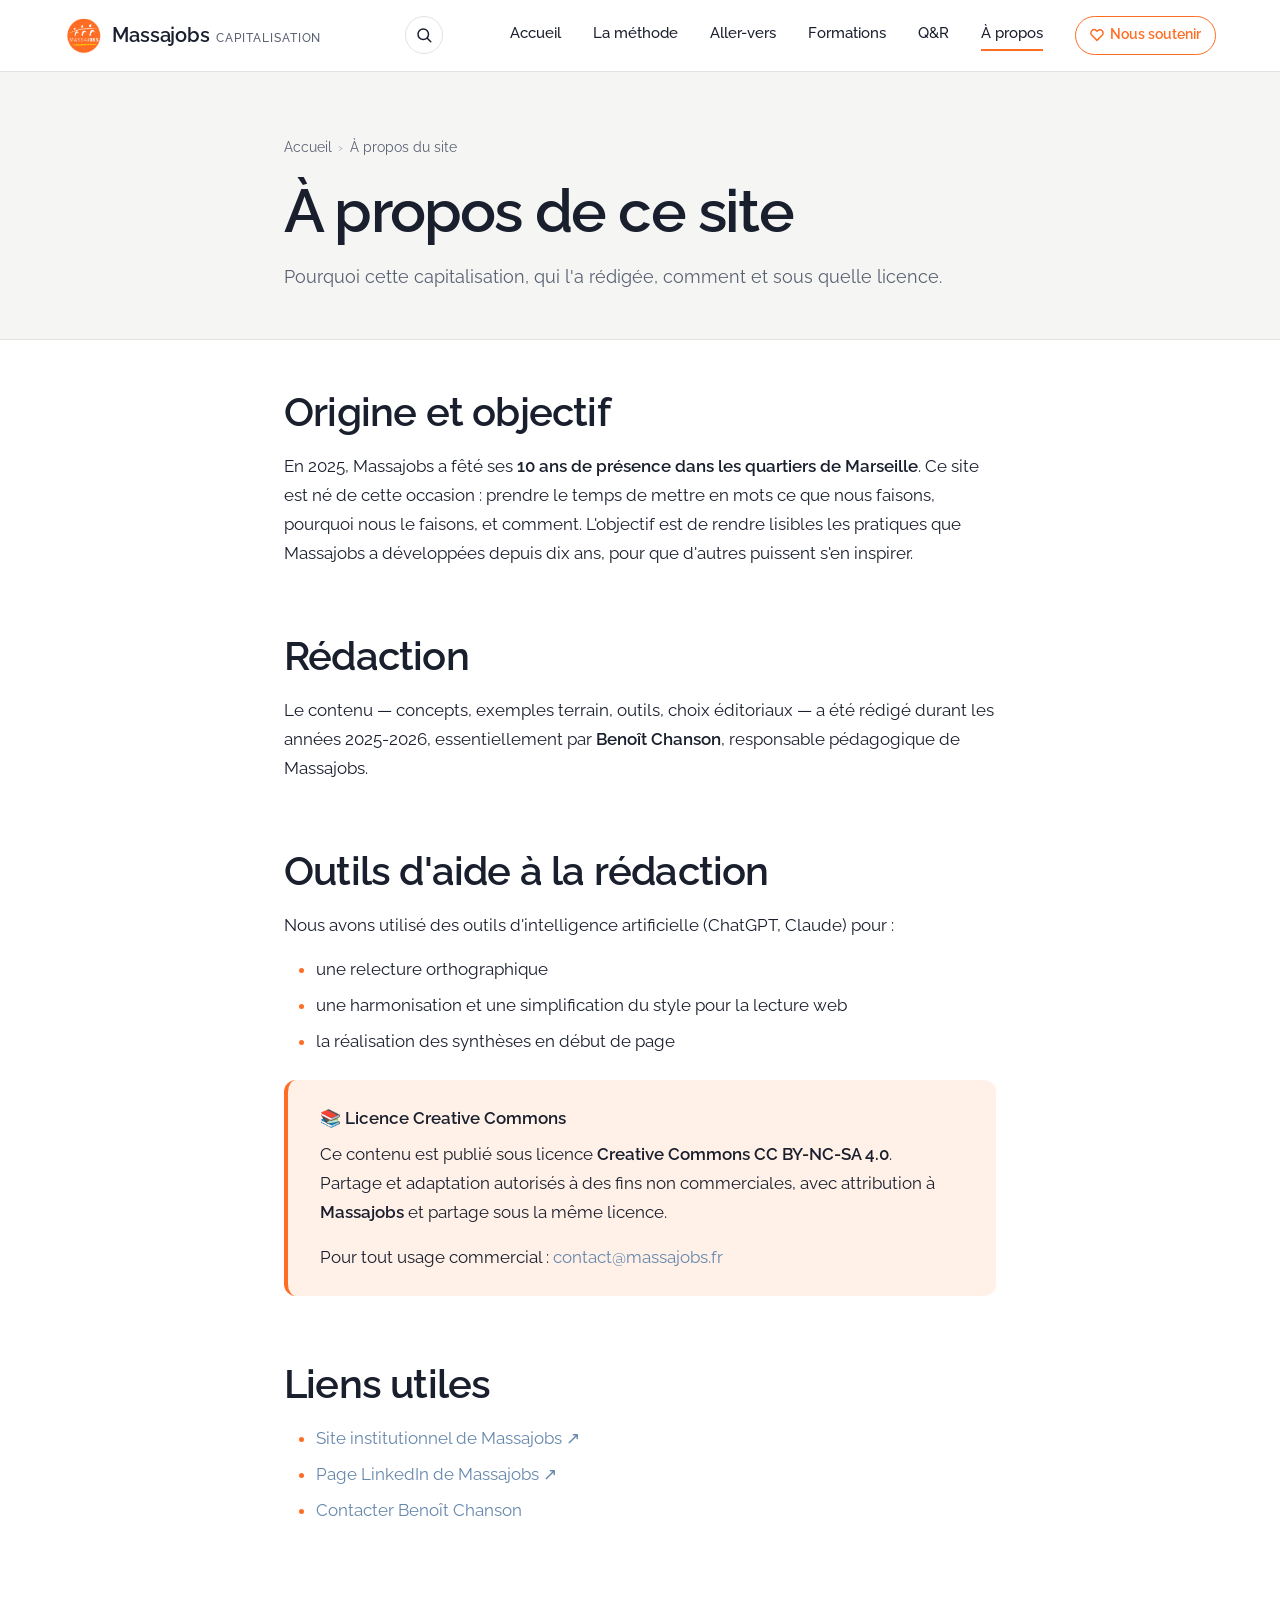
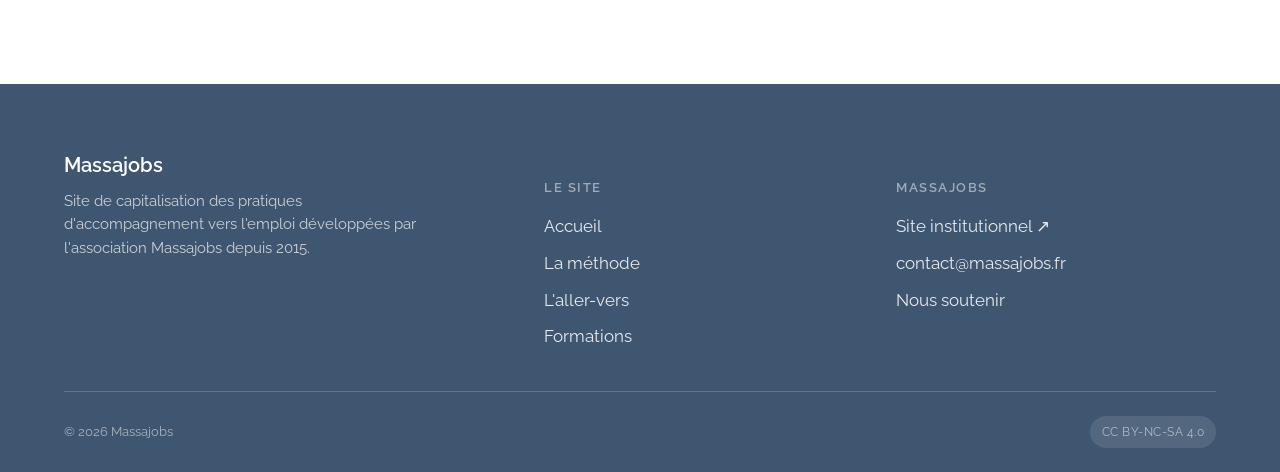
<file: pages/a-propos.html>
<!DOCTYPE html>
<html lang="fr">
<head>
    <meta charset="UTF-8">
    <meta name="viewport" content="width=device-width, initial-scale=1.0">
    <title>À propos du site — Massajobs</title>
    <link rel="preconnect" href="https://fonts.googleapis.com">
    <link rel="preconnect" href="https://fonts.gstatic.com" crossorigin>
    <link href="https://fonts.googleapis.com/css2?family=Raleway:wght@300;400;500;600;700;800&display=swap" rel="stylesheet">
    <link rel="stylesheet" href="../assets/css/style.css">
    <link rel="icon" type="image/png" sizes="32x32" href="../assets/img/favicon-32.png">
    <link rel="icon" type="image/png" sizes="16x16" href="../assets/img/favicon-16.png">
    <link rel="apple-touch-icon" href="../assets/img/logo-massajobs.png">
    <!-- Cloudflare Web Analytics --><script defer src='https://static.cloudflareinsights.com/beacon.min.js' data-cf-beacon='{"token": "e98f2f7f44a84af298287a1209a644d6"}'></script><!-- End Cloudflare Web Analytics -->
</head>
<body>

<header class="site-header">
    <div class="site-header__inner">
        <a href="../index.html" class="site-logo">
            <img src="../assets/img/logo-massajobs.png" alt="" class="site-logo__img" aria-hidden="true">
            <span class="site-logo__text">
                <strong>Massajobs</strong>
                <small>Capitalisation</small>
            </span>
        </a>
        <button class="menu-toggle" aria-label="Menu" onclick="document.querySelector('.site-nav').classList.toggle('open')">☰</button>
        <button type="button" class="search-toggle" aria-label="Rechercher dans le site" title="Rechercher (⌘/Ctrl + K)"><svg viewBox="0 0 24 24" fill="none" stroke="currentColor" stroke-width="2" stroke-linecap="round" stroke-linejoin="round" aria-hidden="true"><circle cx="11" cy="11" r="7"/><path d="m21 21-4.3-4.3"/></svg></button>
        <nav class="site-nav">
            <a href="../index.html">Accueil</a>
            <div class="nav-dropdown"><a href="methode.html" class="nav-dropdown__trigger">La méthode</a><div class="nav-dropdown__menu"><a href="posture.html">Éclairer notre posture</a><a href="matiere.html">La matière</a><a href="structure.html">La structure</a><a href="outils.html">Les outils</a></div></div>
            <a href="aller-vers.html">Aller-vers</a>
            <a href="offre.html">Formations</a>
            <a href="questions-reponses.html">Q&amp;R</a>
            <a href="a-propos.html" class="active">À propos</a>
            <a href="nous-soutenir.html" class="nav-donate">Nous soutenir</a>
        </nav>
    </div>
</header>

<section class="article-header">
    <div class="article-header__inner">
        <div class="breadcrumb">
            <a href="../index.html">Accueil</a><span class="breadcrumb__sep">›</span><span>À propos du site</span>
        </div>
        <h1>À propos de ce site</h1>
        <p class="article-header__lead">Pourquoi cette capitalisation, qui l'a rédigée, comment et sous quelle licence.</p>
    </div>
</section>

<div class="reading">

<h2>Origine et objectif</h2>
<p>En 2025, Massajobs a fêté ses <strong>10 ans de présence dans les quartiers de Marseille</strong>. Ce site est né de cette occasion : prendre le temps de mettre en mots ce que nous faisons, pourquoi nous le faisons, et comment. L'objectif est de rendre lisibles les pratiques que Massajobs a développées depuis dix ans, pour que d'autres puissent s'en inspirer.</p>

<h2>Rédaction</h2>
<p>Le contenu — concepts, exemples terrain, outils, choix éditoriaux — a été rédigé durant les années 2025-2026, essentiellement par <strong>Benoît Chanson</strong>, responsable pédagogique de Massajobs.</p>

<h2>Outils d'aide à la rédaction</h2>
<p>Nous avons utilisé des outils d'intelligence artificielle (ChatGPT, Claude) pour :</p>
<ul>
    <li>une relecture orthographique</li>
    <li>une harmonisation et une simplification du style pour la lecture web</li>
    <li>la réalisation des synthèses en début de page</li>
   
</ul>

<div class="callout callout--idea">
    <div class="callout__title">📚 Licence Creative Commons</div>
    <p>Ce contenu est publié sous licence <strong>Creative Commons CC BY-NC-SA 4.0</strong>.<br>
    Partage et adaptation autorisés à des fins non commerciales, avec attribution à <strong>Massajobs</strong> et partage sous la même licence.</p>
    <p>Pour tout usage commercial : <a href="mailto:contact@massajobs.fr">contact@massajobs.fr</a></p>
</div>

<h2>Liens utiles</h2>
<ul>
    <li><a href="https://www.massajobs.org" target="_blank" rel="noopener">Site institutionnel de Massajobs ↗</a></li>
    <li><a href="https://www.linkedin.com/company/massajobs/" target="_blank" rel="noopener">Page LinkedIn de Massajobs ↗</a></li>
    <li><a href="mailto:benoit.chanson@massajobs.org">Contacter Benoît Chanson</a></li>
</ul>

</div>

<footer class="site-footer">
    <div class="container">
        <div class="site-footer__grid">
            <div>
                <div class="site-footer__brand">Massajobs</div>
                <p class="site-footer__lead">Site de capitalisation des pratiques d'accompagnement vers l'emploi développées par l'association Massajobs depuis 2015.</p>
            </div>
            <div>
                <h4>Le site</h4>
                <ul class="site-footer__links">
                    <li><a href="../index.html">Accueil</a></li>
                    <li><a href="methode.html">La méthode</a></li>
                    <li><a href="aller-vers.html">L'aller-vers</a></li>
                    <li><a href="offre.html">Formations</a></li>
                </ul>
            </div>
            <div>
                <h4>Massajobs</h4>
                <ul class="site-footer__links">
                    <li><a href="https://www.massajobs.org" target="_blank" rel="noopener">Site institutionnel ↗</a></li>
                    <li><a href="mailto:contact@massajobs.fr">contact@massajobs.fr</a></li><li><a href="nous-soutenir.html">Nous soutenir</a></li>
                </ul>
            </div>
        </div>
        <div class="site-footer__bottom">
            <span>© 2026 Massajobs</span>
            <span class="license-tag">CC BY-NC-SA 4.0</span>
        </div>
    </div>
</footer>

<script src="../assets/js/search.js" defer></script>
</body>
</html>
</file>
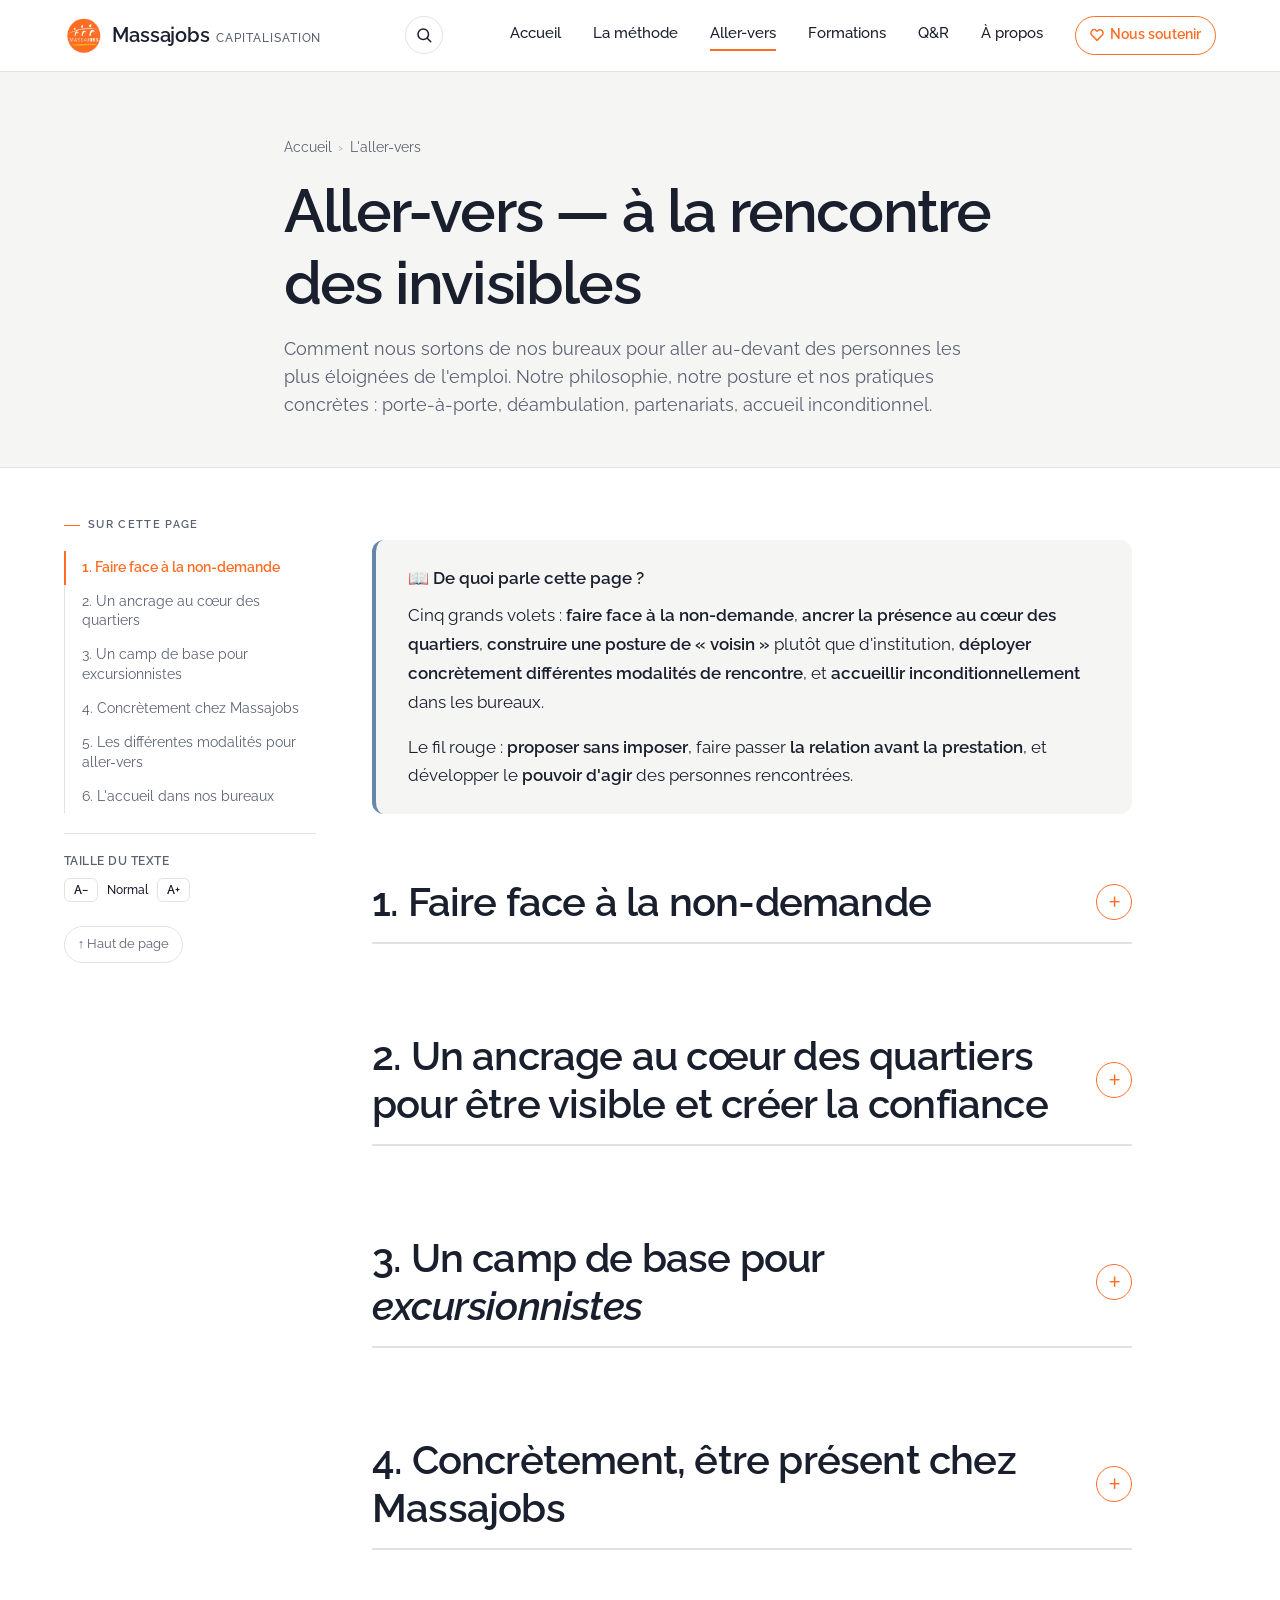
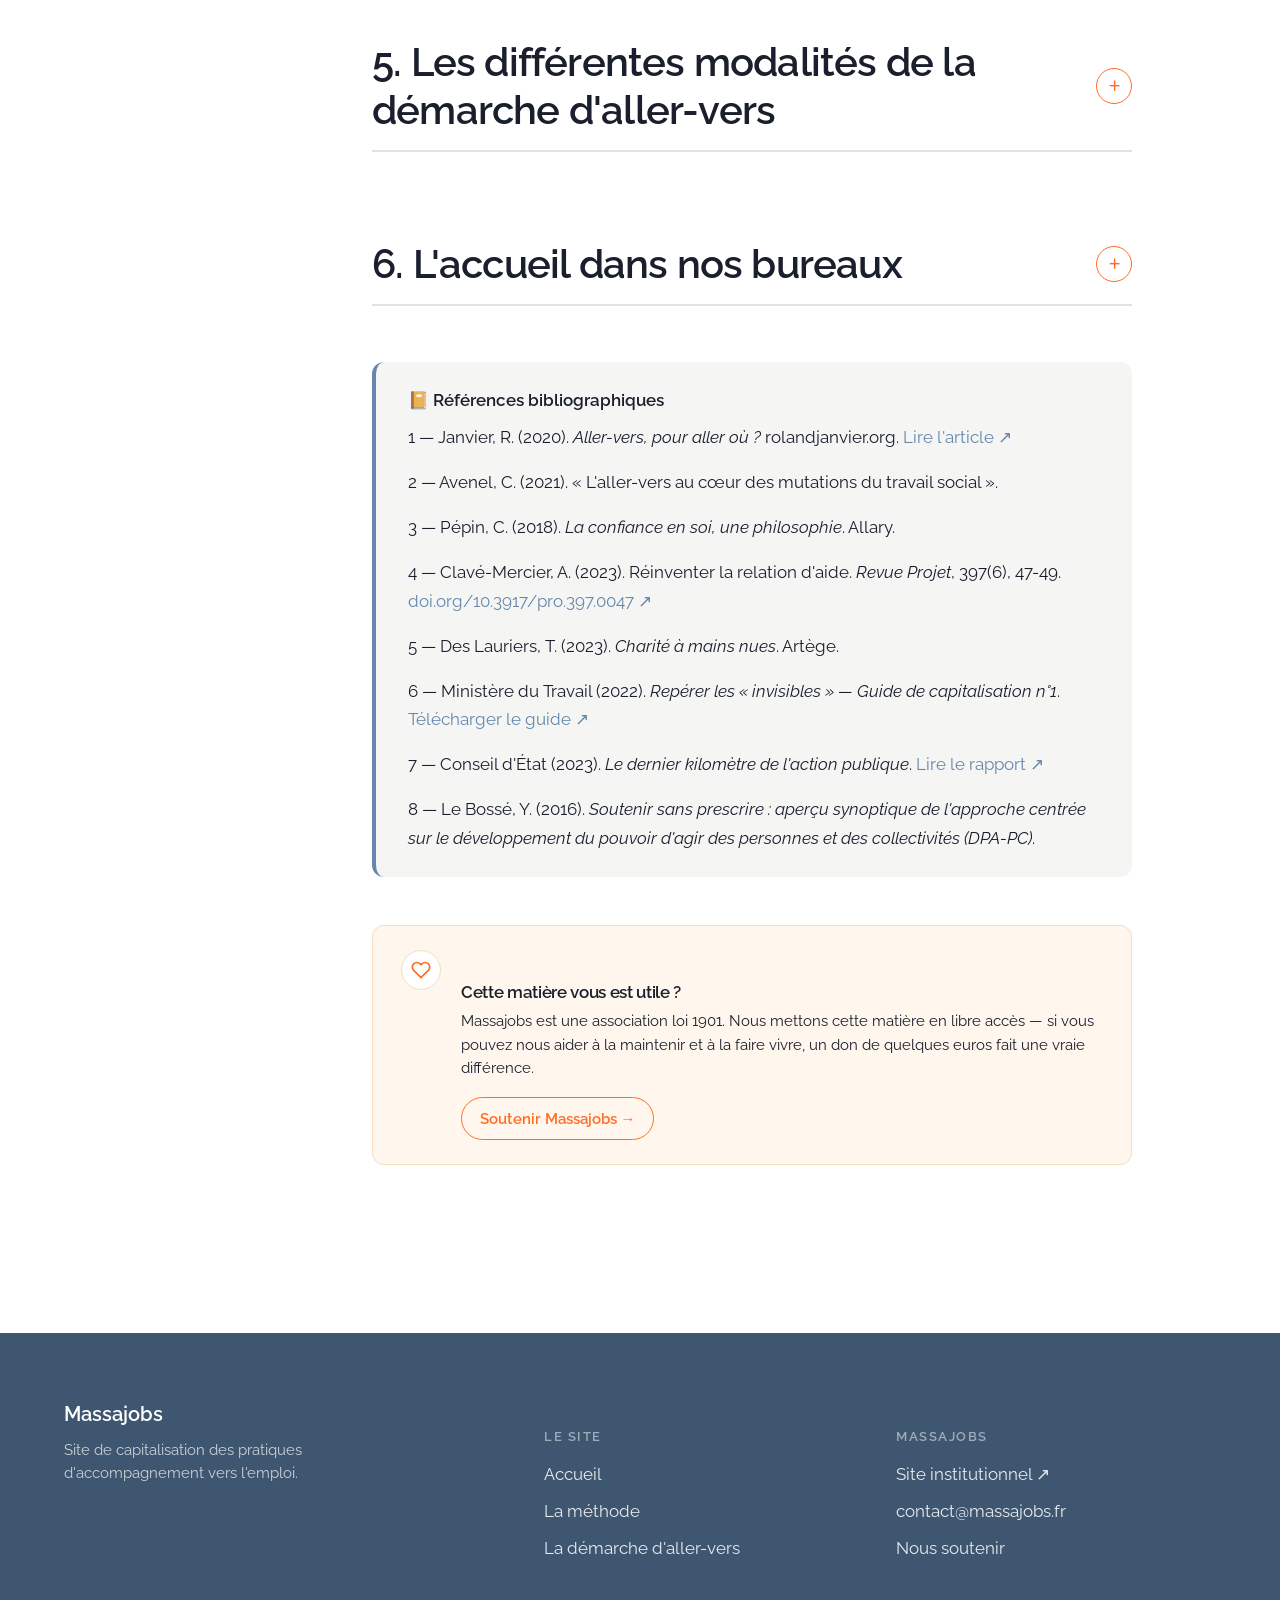
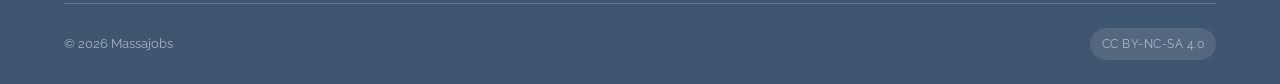
<file: pages/aller-vers.html>
<!DOCTYPE html>
<html lang="fr">
<head>
    <meta charset="UTF-8">
    <meta name="viewport" content="width=device-width, initial-scale=1.0">
    <title> Aller-vers — Massajobs</title>
    <meta name="description" content="Comment Massajobs sort de ses bureaux pour aller à la rencontre des personnes éloignées de l'emploi : posture, modalités, ancrage territorial.">
    <link rel="preconnect" href="https://fonts.googleapis.com">
    <link rel="preconnect" href="https://fonts.gstatic.com" crossorigin>
    <link href="https://fonts.googleapis.com/css2?family=Raleway:wght@300;400;500;600;700;800&display=swap" rel="stylesheet">
    <link rel="stylesheet" href="../assets/css/style.css">
    <link rel="icon" type="image/png" sizes="32x32" href="../assets/img/favicon-32.png">
    <link rel="icon" type="image/png" sizes="16x16" href="../assets/img/favicon-16.png">
    <link rel="apple-touch-icon" href="../assets/img/logo-massajobs.png">
</head>
<body>

<header class="site-header">
    <div class="site-header__inner">
        <a href="../index.html" class="site-logo">
            <img src="../assets/img/logo-massajobs.png" alt="" class="site-logo__img" aria-hidden="true">
            <span class="site-logo__text">
                <strong>Massajobs</strong>
                <small>Capitalisation</small>
            </span>
        </a>
        <button class="menu-toggle" aria-label="Menu" onclick="document.querySelector('.site-nav').classList.toggle('open')">☰</button>
        <button type="button" class="search-toggle" aria-label="Rechercher dans le site" title="Rechercher (⌘/Ctrl + K)"><svg viewBox="0 0 24 24" fill="none" stroke="currentColor" stroke-width="2" stroke-linecap="round" stroke-linejoin="round" aria-hidden="true"><circle cx="11" cy="11" r="7"/><path d="m21 21-4.3-4.3"/></svg></button>
        <nav class="site-nav">
            <a href="../index.html">Accueil</a>
            <div class="nav-dropdown"><a href="methode.html" class="nav-dropdown__trigger">La méthode</a><div class="nav-dropdown__menu"><a href="posture.html">Éclairer notre posture</a><a href="matiere.html">La matière</a><a href="structure.html">La structure</a><a href="outils.html">Les outils</a></div></div>
            <a href="aller-vers.html" class="active">Aller-vers</a>
            <a href="offre.html">Formations</a>
            <a href="questions-reponses.html">Q&amp;R</a>
            <a href="a-propos.html">À propos</a>
            <a href="nous-soutenir.html" class="nav-donate">Nous soutenir</a>
        </nav>
    </div>
</header>

<section class="article-header">
    <div class="article-header__inner">
        <div class="breadcrumb"><a href="../index.html">Accueil</a><span class="breadcrumb__sep">›</span><span>L'aller-vers</span></div>
        <h1> Aller-vers — à la rencontre des invisibles</h1>
        <p class="article-header__lead">
            Comment nous sortons de nos bureaux pour aller au-devant des personnes les plus éloignées de l'emploi.
            Notre philosophie, notre posture et nos pratiques concrètes : porte-à-porte, déambulation, partenariats, accueil inconditionnel.
        </p>
    </div>
</section>

<div class="article-layout">
<aside class="toc" aria-label="Sommaire de la page">
    <div class="toc__label">Sur cette page</div>
    <ul>
        <li><a href="#non-demande">1. Faire face à la non-demande</a></li>
        <li><a href="#ancrage">2. Un ancrage au cœur des quartiers</a></li>
        <li><a href="#excursionnistes">3. Un camp de base pour excursionnistes</a></li>
        <li><a href="#pouvoir-agir">4. Concrètement chez Massajobs</a></li>
        <li><a href="#modalites">5. Les différentes modalités pour aller-vers</a></li>
        <li><a href="#accueil">6. L'accueil dans nos bureaux</a></li>
    </ul>
    <a href="#top" class="toc__back-to-top" onclick="window.scrollTo({top:0,behavior:'smooth'});return false;">↑ Haut de page</a>
</aside>

<div class="reading">

<div class="callout">
    <div class="callout__title">📖 De quoi parle cette page ?</div>
    <p>Cinq grands volets : <strong>faire face à la non-demande</strong>, <strong>ancrer la présence au cœur des quartiers</strong>, <strong>construire une posture de « voisin »</strong> plutôt que d'institution, <strong>déployer concrètement différentes modalités de rencontre</strong>, et <strong>accueillir inconditionnellement</strong> dans les bureaux.</p>
    <p>Le fil rouge : <strong>proposer sans imposer</strong>, faire passer <strong>la relation avant la prestation</strong>, et développer le <strong>pouvoir d'agir</strong> des personnes rencontrées.</p>
</div>

<details class="section-toggle">
<summary><h2 id="non-demande">1. Faire face à la non-demande</h2></summary>

<p>Dans les quartiers où nous sommes implantés, le <strong>non-recours</strong> au service public de l'emploi est élevé. Plusieurs facteurs l'expliquent :</p>

<p><strong>Du côté des institutions :</strong> les procédures se multiplient, la <strong>dématérialisation</strong> s'accélère, et les moyens humains manquent. Les services sont saturés. <em>(Source : Olivier Legros.)</em></p>

<p>Du côté des bénéficiaires, les blocages sont multiples. Le tableau ci-dessous les recense :</p>

<div class="callout callout--tip">
<div class="callout__title">🧭 Guide de lecture</div>
<p>Ces 7 situations expliquent pourquoi des personnes pourtant éligibles ne sollicitent jamais les services d'accompagnement. Les identifier permet d'adapter la posture et le discours de la démarche d'aller-vers à chaque profil rencontré.</p>
</div>

<div class="table-wrapper">
<table>
<thead>
<tr><th>Les raisons de la non-demande</th><th>Discours types du bénéficiaire</th></tr>
</thead>
<tbody>
<tr><td><strong>Manque d'information</strong></td><td><em>« Je ne sais pas que le PLIE et France Travail sont disponibles au centre social. »</em></td></tr>
<tr><td><strong>Priorité à la survie</strong></td><td><em>« Je ne sais pas où je dors ce soir, c'est ma priorité. »</em></td></tr>
<tr><td><strong>Raisonnement de type coût/bénéfice</strong></td><td>Refus d'aller dans un dispositif car trop contraignant.</td></tr>
<tr><td><strong>Stigmatisation</strong></td><td><em>« Je ne suis pas un cas social. »</em></td></tr>
<tr><td><strong>Hyper-individualisme</strong></td><td><em>« Je vais m'en sortir tout seul comme un grand. »</em></td></tr>
<tr><td><strong>Perte de confiance en soi, en l'autre et en l'avenir</strong></td><td><em>« J'ai déjà tout essayé. »</em></td></tr>
<tr><td><strong>Syndrome d'auto-exclusion</strong></td><td><em>« Je ne suis plus une personne. »</em></td></tr>
</tbody>
</table>
</div>

<p>Nous reprenons volontiers l'image du <strong>dernier kilomètre</strong> — empruntée au secteur de la logistique et citée dans le rapport du Conseil d'État <a href="#ref-7">(7)</a> — pour définir notre action.</p>

<p>Pour franchir ce dernier kilomètre, les logisticiens distinguent deux stratégies : les <em>points relais de proximité</em> et la <em>livraison à domicile</em>.</p>

<p>Massajobs se veut à la fois <em>point relais de proximité</em> — en s'installant dans la zone de vie des habitants pour y être présent au quotidien — et service d'<em>de rencontres à travers la démarche d'aller-vers</em>, en se déplaçant sur le terrain, parfois jusqu'au domicile des personnes, pour initier les premières rencontres. Notre action s'ancre dans cette volonté d'aller vers les personnes.</p>

</details>


<details class="section-toggle">
<summary><h2 id="ancrage">2. Un ancrage au cœur des quartiers pour être visible et créer la confiance</h2></summary>

<p>Le guide de capitalisation du ministère du Travail <em>Repérer les « invisibles »</em> <a href="#ref-6">(6)</a> l'explique :</p>

<blockquote class="pull-quote">On parle de publics « invisibles » parce qu'ils évoluent en dehors des radars des acteurs publics de l'emploi, en marge de dispositifs d'accompagnement auxquels ils pourraient pourtant prétendre.<cite>Guide <em>Repérer les invisibles</em> <a href="#ref-6">(6)</a></cite></blockquote>

<p>Ici, les radars sont ceux des acteurs publics — pas des habitants eux-mêmes.</p>

<p><em>Massajobs a choisi d'être accueilli par des structures de terrain pour renverser cette logique des habitants qui seraient sous le contrôle de l'État. Le fait d'être accueilli dans une structure de terrain fait que nous rentrons « dans les radars des habitants ». Nous voulons nous rendre visibles des habitants pour qu'ils puissent ensuite nous solliciter.</em></p>

<p>Notre démarche s'inscrit dans une <strong>durée délibérément ouverte</strong>, sans date de fin fixée — ni pour nos implantations, ni pour nos accompagnements. L'objectif : construire une relation de confiance durable avec les habitants.</p>

<p>Concrètement, un ou deux rendez-vous peuvent parfois suffire. Dans d'autres situations, l'accompagnement peut s'étendre sur plusieurs années — selon les besoins exprimés par la personne. Ce cadre souple nous permet de répondre au plus juste aux demandes de chaque personne.</p>

<p>Nous souhaitons être présents chaque jour de la semaine. Nos horaires d'ouverture s'adaptent aux contraintes de chaque public : lycéens, étudiants, parents sans mode de garde…</p>

<p>Nous avons aussi à cœur de nous inscrire durablement dans chaque territoire. La structure de nos financements ne fixe d'ailleurs aucune limite de durée à nos présences. En 2024, nous avons célébré <strong>10 ans de présence dans le quartier des Lauriers</strong> et <strong>5 ans à la Belle de Mai</strong>.</p>

<p>C'est par cet enracinement que nous devenons abordables et disponibles pour toutes les personnes qui fréquentent le quartier. Notre présence se matérialise par un <strong>unique lieu d'accueil dans chaque quartier</strong>.</p>

</details>


<details class="section-toggle">
<summary><h2 id="excursionnistes">3. Un camp de base pour <em>excursionnistes</em></h2></summary>

<details class="section-toggle">
<summary><h3>Aller-écouter les « inaudibles »</h3></summary>
<div class="details__body">

<p>Le terme « invisible » renvoie à la vue — un sens qui permet de maintenir une certaine distance. <strong>L'ouïe, elle, exige la proximité.</strong> Pour bien écouter, il faut être près de celui qui parle.</p>

<p>On peut être inaudible pour plusieurs raisons : la distance physique, la maîtrise insuffisante de la langue, ou simplement le manque de clarté dans l'expression.</p>

<p>Ces difficultés, nous les rencontrons aussi dans notre quotidien. Être présent ne suffit pas : il faut se rapprocher, aller vers ceux qui ne font plus appel aux services publics pour être accompagnés vers l'emploi.</p>

<p>Nous voulons aussi être à l'écoute de ceux qui n'ont pas de demande — ou ne l'expriment pas. Comme le formule Roland Janvier <a href="#ref-1">(1)</a>, il s'agit d'écouter « le <strong>silence</strong> » de la non-demande, pour comprendre ce qu'il dit des relations que ces personnes entretiennent avec la société et les institutions.</p>

</div>
</details>

<details class="section-toggle">
<summary><h3>Sortir de nos chemins battus</h3></summary>
<div class="details__body">

<blockquote class="pull-quote">La démarche d'aller-vers, c'est une expérience à vivre, une expérience qui fait quitter les rives de ses conforts professionnels pour se laisser porter dans le courant de la relation.<cite>Roland Janvier <a href="#ref-1">(1)</a></cite></blockquote>

<p>Sortir de notre confort, c'est aller à la rencontre du monde de l'autre — de l'altérité que représente chaque personne. Ce confort, ce sont nos croyances, nos certitudes et nos convictions sur ce qui serait bon pour les personnes que nous accompagnons.</p>

<p>Quitter ce confort, c'est apprendre à mieux connaître le quartier — ses contraintes, ses atouts, ses cultures et ses modes de fonctionnement.</p>

<p>Roland Janvier <a href="#ref-1">(1)</a> va plus loin :</p>

<blockquote class="pull-quote">Aller-vers, c'est faire un pas de côté, un pas vers l'autre qui va nous faire dévier de notre trajectoire programmée. Car il s'agit bien d'aller rejoindre l'autre là où il est, là où il ne nous attend pas forcément.<cite>Roland Janvier <a href="#ref-1">(1)</a></cite></blockquote>

<p>L'idée est double : quitter notre confort, et créer la surprise du côté de celui qu'on va trouver. Il ne nous attendait pas là, dans sa sphère privée. Cela exige une grande délicatesse pour qu'il ne se sente pas agressé.</p>

<p>Mais cette rencontre va aussi le « provoquer » — proposer quelque chose d'inédit. Notre présence va nécessairement lui faire changer de position. Aller-vers, c'est déjà provoquer du mouvement, du changement. Ce mouvement trouvera son plein sens dans la démarche d'accompagnement que nous proposons ensuite.</p>

</div>
</details>

<details class="section-toggle">
<summary><h3>Créer les conditions d'une demande d'accompagnement possible</h3></summary>
<div class="details__body">

<p>Être vraiment à l'écoute de l'autre, c'est lui garantir qu'une personne prendra au sérieux ce qu'il parvient à extérioriser. Cette écoute nous engage : nous devenons <em>dépositaires</em> de ce qui nous est confié.</p>

<p>La stratégie nationale de lutte contre la pauvreté définit la démarche d'aller-vers comme une démarche permettant de toucher ceux qui n'ont pas de demande. Cyprien Avenel <a href="#ref-2">(2)</a> le formule ainsi :</p>

<blockquote class="pull-quote">La démarche d'aller-vers se déploie avec une posture aussi nécessaire que paradoxale : <span class="hl">Comment aller vers une personne qui ne demande rien ?</span> Le positionnement subtil serait de parvenir à établir une relation de confiance de sorte que la personne puisse passer d'une situation de <strong>non-demande</strong> à la formulation d'une <strong>demande</strong>.<cite>Cyprien Avenel <a href="#ref-2">(2)</a></cite></blockquote>

<p>Nous créons un espace où la demande peut — ou non — s'exprimer. L'aller-vers est avant tout une démarche d'<strong>ancrage</strong> dans un territoire : le connaître, évoluer avec lui. Ce n'est qu'ensuite qu'elle devient, éventuellement, une démarche de « prospection » de nouveaux bénéficiaires.</p>

<p>Nous souhaitons que notre démarche d'aller-vers permette à certains d'oser faire une demande — c'est-à-dire de reconnaître qu'ils ont besoin d'un autre pour atteindre ce qui compte pour eux. Cela demande une grande délicatesse : nous voulons créer un espace où la demande est possible, sans jamais fabriquer des demandes artificielles. Dans notre démarche d'aller-vers, nous rencontrons aussi des personnes qui n'ont tout simplement pas de demande — parce qu'elles travaillent déjà, qu'elles sont à la retraite…</p>

<p>Une demande d'aide suppose un engagement plus profond dans la relation. En demandant de l'aide, je dévoile une part de ma vulnérabilité, je m'en remets à l'autre, je lui donne une partie de moi-même.</p>

<p>Tout l'enjeu sera ensuite de leur restituer ce qu'ils nous ont confié — pour qu'ils retrouvent la pleine possession de leurs moyens. Nous cherchons à développer le <strong>pouvoir d'agir</strong> de chaque personne rencontrée, à lui redonner confiance dans ses capacités à agir sur ce qui compte pour elle et pour ses proches.</p>

<p>Cette pratique d'aller-vers est indissociable de l'intention de redonner le pouvoir à la personne rencontrée. Sans quoi, nous risquons de reproduire les postures de contrôle social — bien documentées par Yann Le Bossé <a href="#ref-8">(8)</a> et Roland Janvier <a href="#ref-1">(1)</a>. Comme le souligne Cyprien Avenel <a href="#ref-2">(2)</a>, l'émergence de l'aller-vers, c'est :</p>

<blockquote class="pull-quote">L'émergence d'un nouveau modèle d'intervention sociale qui cherche à s'imposer, plus participatif, collectif et transversal, conduisant à investir des modèles d'accompagnement et de développement du pouvoir d'agir.<cite>Cyprien Avenel <a href="#ref-2">(2)</a></cite></blockquote>

<p>Dans la suite de cet ouvrage, nous traiterons du travail de la demande dans la section pratique.</p>

</div>
</details>

</details>


<details class="section-toggle">
<summary><h2 id="pouvoir-agir">4. Concrètement, être présent chez Massajobs</h2></summary>

<details class="section-toggle">
<summary><h3>Une institution au service de la démarche d'aller-vers</h3></summary>
<div class="details__body">

<p>« Il nous faut voir comment l'institution vient au soutien de la relation, de la démarche de l'aller-vers. » Roland Janvier <a href="#ref-1">(1)</a> souligne ainsi la nécessité pour les travailleurs sociaux de se « convertir » à cette démarche — mais aussi pour les institutions de la soutenir fermement et d'évoluer dans leurs modes de fonctionnement.</p>

<p>À Massajobs, « être présent » et « démarche d'aller-vers » sont inscrits dans l'identité même de l'association. Héritier de l'association <strong>Massabielle</strong> — dont la présence et l'aller-vers sont un des piliers — Massajobs a reçu en héritage cette volonté de s'ancrer dans le quartier.</p>

<p>Le document fondateur de Massajobs le formule ainsi :</p>

<blockquote class="pull-quote">Massajobs fait partie de ces acteurs de l'insertion implantés au cœur des quartiers en difficulté, ce qui est une spécificité appréciée des personnes accompagnées pour la confiance qu'ils accordent à la structure, mais aussi des financeurs et partenaires. En permettant d'appréhender au mieux la réalité de ces habitants, la présence de Massajobs au cœur de ces quartiers nourrit la posture d'accompagnement. Le lien est renforcé grâce à l'accueil quotidien (« recevoir ») autant que par les visites faites aux habitants du quartier (« aller-vers »), qui sont nécessaires pour faire vivre la relation de confiance établie. C'est le <span class="hl">lien de confiance avec les habitants du quartier, tissé par des visites, une présence quotidienne, et un accueil entre voisins</span>, qui permet ensuite d'aborder le sujet du travail ou du projet professionnel comme vecteur spécifique d'accompagnement des personnes.<cite>Document fondateur de Massajobs</cite></blockquote>

<p>Cela se traduit concrètement par des <strong>plages hebdomadaires dédiées à la démarche d'aller-vers</strong> dans l'agenda des révélateurs de talents. Massajobs a également formalisé des bonnes pratiques :</p>

<ul>
    <li>Le fonctionnement en <strong>binôme</strong> — pour la sécurité des personnes, pour que la rencontre soit multiple dès le départ (et non exclusive), et pour se relayer dans une activité parfois énergivore.</li>
    <li>Une <strong>tenue correcte et neutre</strong>.</li>
    <li>Des <strong>espaces de relecture</strong> éventuels, intégrés dans la logique d'accompagnement interne des équipes.</li>
</ul>

<p>Massajobs a également intégré les compétences de la démarche de l'aller-vers dans son <strong>référentiel de compétences</strong>, et construit un module de formation spécifique pour les nouveaux entrants.</p>

</div>
</details>

<details class="section-toggle">
<summary><h3>Quelques éléments sur la posture</h3></summary>
<div class="details__body">

<p>L'objectif du révélateur de talents est de créer une <strong>rencontre de personne à personne</strong>.</p>

<p>Comme l'indique Charles Pépin <a href="#ref-3">(3)</a>, il s'agit d'accueillir le fait que « rencontrer quelqu'un, c'est être bousculé, troublé ». L'auteur distingue deux possibilités : se croiser, ou se rencontrer.</p>

<blockquote class="pull-quote">Une singularité peut très bien en croiser une autre sans être troublée : c'est alors la preuve qu'il n'y a pas de rencontre, mais simplement un croisement.<cite>Charles Pépin <a href="#ref-3">(3)</a></cite></blockquote>

<p>Aller-vers, c'est assumer le risque d'être déséquilibré, transformé par l'autre. Mais si nous avons des appuis solides, nous ne tombons pas quand nous sommes bousculés. L'aller-vers exige donc un mélange de <strong>confiance en soi</strong> et d'<strong>ouverture à l'autre</strong>.</p>

<p>L'institution qui pratique l'aller-vers doit en avoir conscience pour permettre à ses salariés de vivre cela dans la confiance. À Massajobs, les espaces de relecture collective et les échanges individuels avec un référent accompagnement sont là pour nourrir cette confiance.</p>

<p>Parce que nous sommes ancrés dans un quartier, nous ne sommes pas une institution de passage — nous sommes des <em>voisins</em>. Nous arpentons le même espace : eux parce qu'ils y vivent, nous pour y travailler. C'est ce voisinage qui crée les conditions de la rencontre — « se heurter à un autre sur son chemin » (Charles Pépin <a href="#ref-3">(3)</a>).</p>

<p>C'est pourquoi nous nous présentons d'abord comme <strong><em>voisins</em></strong> — en donnant notre prénom avant de mentionner Massajobs.</p>

<p>La rencontre se fait <strong>de personne à personne</strong> : nous assumons la part de subjectivité que chaque révélateur de talents y apporte. Pour se rencontrer, il faut se donner — et quoi de mieux que de donner ce avec quoi on est à l'aise ? Nous invitons donc chacun à proposer ce qui lui semble juste et qui traduit qui il est, sans s'appuyer d'abord sur un discours ou une méthode pré-construite.</p>

<p>Conscients de l'exigence de cet idéal, nous proposons dans la suite des <strong>repères — non des règles</strong> — que chacun est invité à s'approprier. Ces recommandations n'empêchent pas, bien au contraire, la personnalisation de la relation.</p>

<p>L'idée, dans nos démarches d'aller-vers, est de <span class="hl">proposer sans imposer</span> — comme le formule Alexandra Clavé-Mercier <a href="#ref-4">(4)</a>. Nous allons sur le terrain en nous détachant de toute logique de résultats, de « transformation de prospect à client ».</p>

<p>Nous aimons la formulation de Thierry des Lauriers <a href="#ref-5">(5)</a> : <span class="hl">La relation avant la prestation</span>. Nous assumons parfois de « perdre notre temps » en visite — rester 30 minutes avec une personne qu'on ne reverra peut-être jamais.</p>

<p>Nous voulons enfin <strong>prendre le temps</strong> — et nous en donner — dans notre démarche d'aller-vers.</p>

<p>Prendre le temps, c'est être <strong>fidèle</strong> à nos plages horaires dédiées à la démarche d'aller-vers, pour que la confiance se construise par la répétition de nos présences.</p>

<p>Nous <strong>donner le temps</strong>, c'est accueillir la temporalité de chacun : untel ne veut pas nous recevoir aujourd'hui, untel n'est pas encore prêt à franchir la porte de nos bureaux.</p>

</div>
</details>

</details>


<details class="section-toggle">
<summary><h2 id="modalites">5. Les différentes modalités de la démarche d'aller-vers</h2></summary>

<details class="section-toggle">
<summary><h3>Les facteurs clés de succès</h3></summary>
<div class="details__body">
<ul>
    <li>La <strong>fidélité</strong> et la <strong>régularité</strong> dans les démarches d'aller-vers — pour que les habitants prennent l'habitude de croiser nos équipes sur le terrain et se sentent en confiance.</li>
    <li>De l'<strong>endurance</strong> pour tenir dans le temps, car c'est une démarche exigeante en énergie pour les révélateurs de talents.</li>
    <li>Une <strong>préparation en amont</strong> avec les autres acteurs du territoire — pour éviter la concurrence et s'appuyer sur les forces déjà en place.</li>
    <li>Des équipes <strong>formées, accompagnées, soutenues</strong> pour tenir dans la durée.</li>
    <li>De l'<strong>adaptabilité</strong> à chaque territoire : chaque quartier est unique et fonctionne à sa manière. Les révélateurs de talents doivent prendre le temps d'analyser et de comprendre ce qui fonctionne sur leur terrain.</li>
</ul>
</div>
</details>

<details class="section-toggle">
<summary><h3>Typologie des modalités</h3></summary>
<div class="details__body">

<div class="callout callout--tip">
<div class="callout__title">🧭 Deux grandes familles d'approches</div>
<p>Nous distinguons le <strong>contact direct</strong> (sans intermédiaire) et le <strong>contact indirect</strong> (via un proche ou un partenaire). En nous appuyant sur le guide de capitalisation du ministère du Travail <a href="#ref-6">(6)</a>, nous classons les pratiques ainsi :</p>
</div>

<details>
<summary>👥 <strong>Les approches directes</strong></summary>
<div class="details__body">
<ul>
    <li>Usage des réseaux sociaux</li>
    <li>Repérage des publics avec un camion, bus ou véhicule aménagé</li>
    <li>Repérage lors d'événements culturels, sportifs ou festifs</li>
</ul>
</div>
</details>

<details>
<summary>🤝 <strong>Les approches indirectes</strong></summary>
<div class="details__body">
<ul>
    <li>Utilisation d'un tiers-lieu</li>
    <li>Repérage via des acteurs de proximité</li>
</ul>
</div>
</details>

<details>
<summary>🔀 <strong>Les approches hybrides</strong></summary>
<div class="details__body">
<ul>
    <li>Maraudes dans les espaces publics</li>
    <li>Porte-à-porte</li>
</ul>
<p><em>La personne qui nous ouvre n'est pas toujours celle qui formulera une demande — il s'agit souvent d'un proche. Exemple : une maman qui en parlera à son fils, lequel nous contactera pour être accompagné.</em></p>
</div>
</details>

</div>
</details>

<details class="section-toggle">
<summary><h3>Le porte-à-porte et la déambulation</h3></summary>
<div class="details__body">

<h4>Typologie des visites</h4>

<div class="callout callout--tip">
<div class="callout__title">🧭 Guide de lecture</div>
<p>Chaque type de visite correspond à une intention différente. Identifier laquelle guide le discours, l'écoute et le niveau d'engagement attendu de part et d'autre.</p>
</div>

<div class="table-wrapper">
<table>
<thead>
<tr><th>Type de visite</th><th>Intention</th><th>Point d'attention</th></tr>
</thead>
<tbody>
<tr>
    <td><strong>Nouvelle rencontre des habitants</strong></td>
    <td>Rencontrer et écouter les personnes. Se faire connaître personnellement et institutionnellement. Identifier des personnes isolées qui auraient besoin d'aide.</td>
    <td>Dire simplement qui nous sommes. Ne pas se précipiter dans l'apport de solutions mais prendre un temps d'écoute. Ne pas promettre de solutions miracles, mais proposer des mises en relation si possible. Si nous fonctionnons de manière systématique (en frappant à toutes les portes), l'expliquer pour que la personne comprenne la démarche.</td>
</tr>
<tr>
    <td><strong>Prises de nouvelles d'une personne déjà rencontrée</strong></td>
    <td>Maintenir le lien. S'imprégner de la vie quotidienne du quartier.</td>
    <td>Veiller à la fréquence entre deux visites : ni trop rapprochée, ni trop espacée.</td>
</tr>
<tr>
    <td><strong>Proposition concrète</strong></td>
    <td>Proposer à l'habitant un événement ou l'accès à une ressource qui semble pertinent pour lui.</td>
    <td>Ne pas oublier de prendre un temps pour construire la relation — nous ne sommes pas des distributeurs de solutions. Toujours proposer sans imposer.</td>
</tr>
</tbody>
</table>
</div>

<h4>Comment se passe la première rencontre ?</h4>

<p>Pour les premières rencontres, la règle d'or est la <strong>simplicité</strong>. Commencez par signaler que vous ne souhaitez pas déranger, et que vous pouvez revenir à un meilleur moment si besoin.</p>

<p>L'accent doit d'abord être mis sur la <strong>personne</strong> qui rend visite, plutôt que sur l'institution. La rencontre se fait de personne à personne.</p>

<p>Voici une suggestion de discours :</p>

<blockquote class="pull-quote">Je suis Paul, un voisin — je travaille dans le quartier pour [telle structure] qui accompagne les habitants vers l'emploi. Nous venons à votre rencontre pour mieux vous connaître et mieux connaître le quartier. Avez-vous quelques minutes à nous accorder ?</blockquote>

<div class="callout callout--tip">
<div class="callout__title">🛠️ Questions pour amorcer la relation</div>
<ul>
    <li><em>Depuis combien de temps êtes-vous dans la ville ? Dans le quartier ?</em></li>
    <li><em>Quel est l'endroit de la ville que vous aimez particulièrement ?</em></li>
    <li><em>Que faites-vous quand vous n'êtes pas au travail ?</em></li>
</ul>
</div>

<div class="callout callout--idea">
<div class="callout__title">🛠️ Questions pour approfondir et mieux connaître la personne</div>
<ul>
    <li><em>Cela fait combien de temps que vous habitez là ? Où étiez-vous avant ?</em></li>
    <li><em>Quelles sont les différences entre vos précédents lieux d'habitation et ici ?</em></li>
    <li><em>Qu'est-ce qui a changé depuis que vous habitez là ?</em></li>
    <li><em>Vous faites quoi dans votre quotidien ?</em></li>
    <li><em>Est-ce que vous travaillez ? Dans quel domaine ?</em></li>
    <li><em>Quelqu'un dans votre entourage est en recherche d'emploi en ce moment ?</em></li>
    <li><em>Quelqu'un dans votre entourage pourrait être intéressé par nous rencontrer ?</em></li>
</ul>
</div>

<p>Lors de ces rencontres, plusieurs scénarios peuvent arriver.</p>

<div class="callout callout--tip">
<div class="callout__title">🧭 Guide de lecture</div>
<p>Ce tableau recense les réactions les plus fréquentes lors d'un porte-à-porte et les préconisations associées. L'objectif est de rester souple et de ne jamais forcer la relation.</p>
</div>

<div class="table-wrapper">
<table>
<thead>
<tr><th>Réaction de la personne</th><th>Que faire ?</th></tr>
</thead>
<tbody>
<tr>
    <td>Refus : la personne ne veut pas ouvrir ou ne veut pas discuter</td>
    <td>Demander s'il est possible de passer à un moment plus opportun. Si non, s'excuser d'avoir dérangé. Ne pas forcer, ne pas s'imposer.</td>
</tr>
<tr>
    <td>La personne profite de votre présence pour se plaindre de sa situation</td>
    <td>L'écouter sans prendre parti. L'interroger sur ce qu'elle souhaiterait voir changer. Lui proposer une mise en relation avec des partenaires. Savoir prendre congé avec délicatesse.</td>
</tr>
<tr>
    <td>L'échange se fait naturellement</td>
    <td>En profiter. Demander si l'interlocuteur pense à d'autres personnes que nous pourrions rencontrer.</td>
</tr>
<tr>
    <td>La personne est intéressée pour une rencontre plus approfondie</td>
    <td>Valider si elle souhaite prendre rendez-vous maintenant ou préfère un délai de réflexion. S'assurer d'un échange de contact fiable pour communiquer après cette première rencontre.</td>
</tr>
</tbody>
</table>
</div>

<h4>Quelques conseils très pratiques</h4>

<div class="callout callout--idea">
<div class="callout__title">💡 Conseils pratiques pour le porte-à-porte</div>
<ul>
    <li>Se présenter par son <strong>prénom</strong> quand on frappe à la porte.</li>
    <li>S'il y a un œilleton, se rendre visible et <strong>sourire</strong> — pour que la personne ait envie d'ouvrir.</li>
    <li>Pour les guetteurs et les jeunes impliqués dans le trafic : être <strong>transparent et clair</strong> sur la démarche et aller les saluer régulièrement.</li>
    <li>Quand un bon contact est établi, demander <strong>qui on peut aller voir de sa part</strong> — la recommandation et le bouche-à-oreille multiplient les rencontres.</li>
</ul>
</div>

<h4>Précisions sur la déambulation</h4>

<p>La déambulation, c'est marcher dans le quartier et rencontrer les personnes présentes sur notre passage. C'est la forme de démarche d'aller-vers la plus visible — et donc celle qui, pratiquée le plus régulièrement possible, nous permet d'être bien identifiés par les habitants.</p>

<p>Certains lieux sont particulièrement propices à la rencontre : les <strong>places, les sorties d'écoles, les arrêts de bus, et les lieux de vie du quotidien</strong> — pharmaciens, boulangers, restauration rapide… Ce sont des lieux à privilégier.</p>

<p>Dans notre déambulation, <strong>toute personne vaut la peine d'être saluée et rencontrée</strong>. Même si elle ne semble pas en recherche d'emploi, elle connaît peut-être quelqu'un qui n'a pas encore accès à un service d'accompagnement — et qui pourrait être intéressé. Par exemple : <em>la maman d'un « gamer », un jeune qui reste chez lui et joue aux jeux vidéo une grande partie de son temps</em>.</p>

<h4>Comment s'organise-t-on ?</h4>

<p>Les horaires doivent être choisis en fonction du public visé — choisissez les créneaux où vos interlocuteurs sont présents et disponibles. Par exemple, certains adultes sont moins disponibles entre 11h30 et 12h30 (heure du déjeuner). Les jeunes de 16 à 25 ans sont souvent plus disponibles en fin de journée ou en soirée. La démarche d'aller-vers peut donc nécessiter une certaine souplesse organisationnelle.</p>

<p>La démarche d'aller-vers est exigeante : elle demande de sortir de ses habitudes, d'être en mouvement, d'être ouvert à l'autre. Elle peut paraître longue et fastidieuse au début — d'autant que ses résultats sont difficiles à mesurer à court terme. Voici quelques éléments pour tenir dans la durée :</p>

<ul>
    <li>Planifier des séances d'aller-vers à l'avance et les intégrer comme un incontournable de votre travail.</li>
    <li>Si vous n'avez pas l'énergie pour faire du porte-à-porte : faites au moins le tour du quartier pour vous rendre visible.</li>
</ul>

<p>Nous recommandons de réaliser les démarches d'aller-vers en <strong>binôme</strong> : être deux assure la sécurité de chacun. La <strong>mixité des profils</strong> est un atout — elle multiplie les chances de créer un lien avec la personne rencontrée. Cette mixité peut être de genre, d'origine sociale, d'âge. Par exemple, pour certaines femmes seules à la maison, il est plus facile d'ouvrir lorsqu'une femme frappe à la porte.</p>

</div>
</details>

<details class="section-toggle">
<summary><h3>Le café</h3></summary>
<div class="details__body">
<p>Il s'agit de proposer un café ou d'autres boissons chaudes aux habitants sur un lieu de passage — le chemin de l'école ou du travail le matin, par exemple. C'est une façon simple de se rendre visible et de montrer que Massajobs prend soin des habitants. Cette attention est souvent très appréciée. Une des limites de cette modalité est que les personnes sont fréquemment pressées et que l'échange est généralement de courte durée. Le café est à mixer avec d'autres pratiques d'aller-vers.</p>
</div>
</details>

<details class="section-toggle">
<summary><h3>Le travail partenarial et les relais</h3></summary>
<div class="details__body">

<p>Les associations que fréquentent les habitants du quartier peuvent également permettre de faire de belles rencontres. Il est important de rencontrer les acteurs déjà présents sur le territoire, de bénéficier de leur expérience et de leur expertise de terrain. L'objectif est de favoriser la <strong>complémentarité plutôt que la concurrence</strong>. Une posture d'<strong>humilité</strong> s'impose lors de ces premières rencontres.</p>

<p>Dans un deuxième temps, ces partenaires pourront orienter des personnes vers votre institution en fonction de leurs besoins — et réciproquement.</p>

<p>Nous invitons à créer des partenariats avec les acteurs du terrain pour les impliquer dans les démarches d'aller-vers et démultiplier les points de contact. Avant d'entamer cette démarche, il est essentiel de s'accorder sur les intentions et les postures que l'on souhaite adopter. Plus nous multiplions les points de contact possibles avec les personnes les plus éloignées de l'emploi, plus nous aurons de chances de les toucher.</p>

<p>Les <strong>habitants relais</strong> peuvent être assimilés à des partenaires. Il s'agit de « figures du quartier » qui ont un grand nombre de relations de confiance dans le quartier. L'important est de prendre particulièrement soin de cette relation en étant le plus fidèle possible.</p>

</div>
</details>

<details class="section-toggle">
<summary><h3>La démarche d'aller-vers les entreprises locales</h3></summary>
<div class="details__body">

<p>La démarche d'aller-vers les entreprises locales est un moyen efficace de faire connaître son action et d'identifier des opportunités d'emploi pour les personnes accompagnées. Elle concerne toutes les entreprises ayant des locaux sur le territoire d'implantation — la taille n'est pas un critère. L'idée est d'aller chercher tout le vivier local d'emploi.</p>

<p>Le facteur clé de la visite d'entreprise — comme pour les visites d'habitants — est d'envisager la rencontre <strong>de personne à personne</strong>, et non d'institution à institution.</p>

<p>Voici un exemple de présentation :</p>

<blockquote class="pull-quote">Bonjour, nous sommes Pierre et Paul, et nous travaillons dans le quartier. Nous allons à la rencontre des habitants et des acteurs locaux pour mieux connaître le territoire. Nous accompagnons des personnes vers l'emploi — et si nous croisons des besoins qui correspondent de part et d'autre, nous pouvons les mettre en relation. Votre vision du quartier nous intéresse !</blockquote>

</div>
</details>

<details class="section-toggle">
<summary><h3>Les autres modalités</h3></summary>
<div class="details__body">
<p>Il existe d'autres modalités d'aller-vers, parfois utilisées à Massajobs. Nous invitons le lecteur à se référer au guide de capitalisation <em>Repérer les invisibles</em> du ministère du Travail <a href="#ref-6">(6)</a> pour plus d'indications concrètes sur : l'utilisation d'un tiers-lieu, le repérage lors d'événements culturels, sportifs et festifs, le repérage avec un véhicule spécifique, ou encore l'utilisation des réseaux sociaux.</p>
</div>
</details>

</details>


<details class="section-toggle">
<summary><h2 id="accueil">6. L'accueil dans nos bureaux</h2></summary>

<details>
<summary>🔁 <strong>Fidélité</strong></summary>
<div class="details__body">
<p>Massajobs propose un accompagnement dans la durée. L'installation sur un territoire se fait sans limite de temps. Dans nos démarches d'aller-vers, nous veillons à être <strong>fidèles et réguliers</strong>, en répétant nos maraudes et nos visites dans les mêmes lieux.</p>
</div>
</details>

<details>
<summary>⏰ <strong>La disponibilité et le temps de la rencontre</strong></summary>
<div class="details__body">
<p>Les bureaux de Massajobs sont ouverts <strong>5 jours sur 5, de 10h à 17h30</strong>. Nous invitons les salariés à faire de l'accueil d'une nouvelle personne une <strong>priorité</strong>. Dans les premiers temps, prendre le temps de se présenter personnellement avant de s'engager dans l'accompagnement. Par exemple, échanger sur la signification de nos prénoms — ces <strong>invariants anthropologiques</strong> que tous peuvent aborder, et qui disent une partie de ce que nous sommes. Nous invitons les révélateurs de talents à se présenter en premier — pour faire le premier pas et offrir à l'autre un modèle de présentation en miroir.</p>
</div>
</details>

<details class="section-toggle">
<summary><h3>L'inconditionnalité</h3></summary>
<div class="details__body">

<blockquote class="pull-quote">Tout le monde peut passer la porte de Massajobs : pour être écouté, exprimer une demande, et être ensuite accompagné ou réorienté.</blockquote>

<p>Parce que nous sommes ancrés et reconnus dans le quartier, il arrive que des demandes ne concernent pas directement notre cœur de métier. Nous prenons alors le temps d'accueillir la personne et de discerner si l'accompagnement de Massajobs peut lui convenir. Nous avons pour principe d'<strong>ouvrir toujours notre porte — même si ce n'est peut-être pas la bonne</strong>.</p>

<p>Massajobs ne formule pas de critères stricts à l'entrée des personnes qu'elle accompagne.</p>

</div>
</details>

<details>
<summary>🌐 <strong>L'ouverture des relations</strong></summary>
<div class="details__body">
<p>Pour éviter toute posture d'appropriation ou d'exclusivité, une personne doit rencontrer rapidement plusieurs révélateurs de talents ou des partenaires. Les accompagnements se font majoritairement en individuel — dans un bureau ouvert où les échanges peuvent être entendus de tous. Dans certaines situations, un besoin de confidentialité peut être exprimé : les révélateurs peuvent alors proposer un échange dans un espace clos.</p>
</div>
</details>

</details>

<div class="callout">
<div class="callout__title">📔 Références bibliographiques</div>
<p id="ref-1">1 — Janvier, R. (2020). <em>Aller-vers, pour aller où ?</em> rolandjanvier.org. <a href="https://www.rolandjanvier.org/articles/droit-usagers/1531-aller-vers-pour-aller-ou-15-12-2020/" target="_blank" rel="noopener">Lire l'article ↗</a></p>
<p id="ref-2">2 — Avenel, C. (2021). « L'aller-vers au cœur des mutations du travail social ».</p>
<p id="ref-3">3 — Pépin, C. (2018). <em>La confiance en soi, une philosophie</em>. Allary.</p>
<p id="ref-4">4 — Clavé-Mercier, A. (2023). Réinventer la relation d'aide. <em>Revue Projet</em>, 397(6), 47-49. <a href="https://doi.org/10.3917/pro.397.0047" target="_blank" rel="noopener">doi.org/10.3917/pro.397.0047 ↗</a></p>
<p id="ref-5">5 — Des Lauriers, T. (2023). <em>Charité à mains nues</em>. Artège.</p>
<p id="ref-6">6 — Ministère du Travail (2022). <em>Repérer les « invisibles » — Guide de capitalisation n°1</em>. <a href="https://www.extranet-acteurs-competences.emploi.gouv.fr/upload/docs/application/pdf/2022-10/hcc_guide_de_capitalisation_n1_reperer_les_invisibles_print_oct_2022.pdf" target="_blank" rel="noopener">Télécharger le guide ↗</a></p>
<p id="ref-7">7 — Conseil d'État (2023). <em>Le dernier kilomètre de l'action publique</em>. <a href="https://www.conseil-etat.fr/content/download/192065/file/EA23_Conseil%20d%27Etat_le%20dernier%20km%20de%20l%27action%20publique_hypertexte.pdf" target="_blank" rel="noopener">Lire le rapport ↗</a></p>
<p id="ref-8">8 — Le Bossé, Y. (2016). <em>Soutenir sans prescrire : aperçu synoptique de l'approche centrée sur le développement du pouvoir d'agir des personnes et des collectivités (DPA-PC)</em>.</p>

</div>

<aside class="support-block" aria-label="Soutenir Massajobs">
    <div class="support-block__icon" aria-hidden="true">
        <svg viewBox="0 0 24 24" fill="none" stroke="currentColor" stroke-width="2" stroke-linecap="round" stroke-linejoin="round"><path d="M20.84 4.61a5.5 5.5 0 0 0-7.78 0L12 5.67l-1.06-1.06a5.5 5.5 0 0 0-7.78 7.78l1.06 1.06L12 21.23l7.78-7.78 1.06-1.06a5.5 5.5 0 0 0 0-7.78z"/></svg>
    </div>
    <div class="support-block__body">
        <h3 class="support-block__title">Cette matière vous est utile ?</h3>
        <p class="support-block__text">
            Massajobs est une association loi 1901. Nous mettons cette matière en libre accès — si vous pouvez nous aider à la maintenir et à la faire vivre, un don de quelques euros fait une vraie différence.
        </p>
        <a href="nous-soutenir.html" class="support-block__btn">Soutenir Massajobs →</a>
    </div>
</aside>
</div>
</div><!-- /article-layout -->

<footer class="site-footer">
    <div class="container">
        <div class="site-footer__grid">
            <div>
                <div class="site-footer__brand">Massajobs</div>
                <p class="site-footer__lead">Site de capitalisation des pratiques d'accompagnement vers l'emploi.</p>
            </div>
            <div>
                <h4>Le site</h4>
                <ul class="site-footer__links">
                    <li><a href="../index.html">Accueil</a></li>
                    <li><a href="methode.html">La méthode</a></li>
                    <li><a href="aller-vers.html">La démarche d'aller-vers</a></li>
                </ul>
            </div>
            <div>
                <h4>Massajobs</h4>
                <ul class="site-footer__links">
                    <li><a href="https://www.massajobs.org" target="_blank" rel="noopener">Site institutionnel ↗</a></li>
                    <li><a href="mailto:contact@massajobs.fr">contact@massajobs.fr</a></li>
                    <li><a href="nous-soutenir.html">Nous soutenir</a></li>
                </ul>
            </div>
        </div>
        <div class="site-footer__bottom">
            <span>© 2026 Massajobs</span>
            <span class="license-tag">CC BY-NC-SA 4.0</span>
        </div>
    </div>
</footer>

<script src="../assets/js/toc.js" defer></script>

<script src="../assets/js/search.js" defer></script>
</body>
</html>
</file>
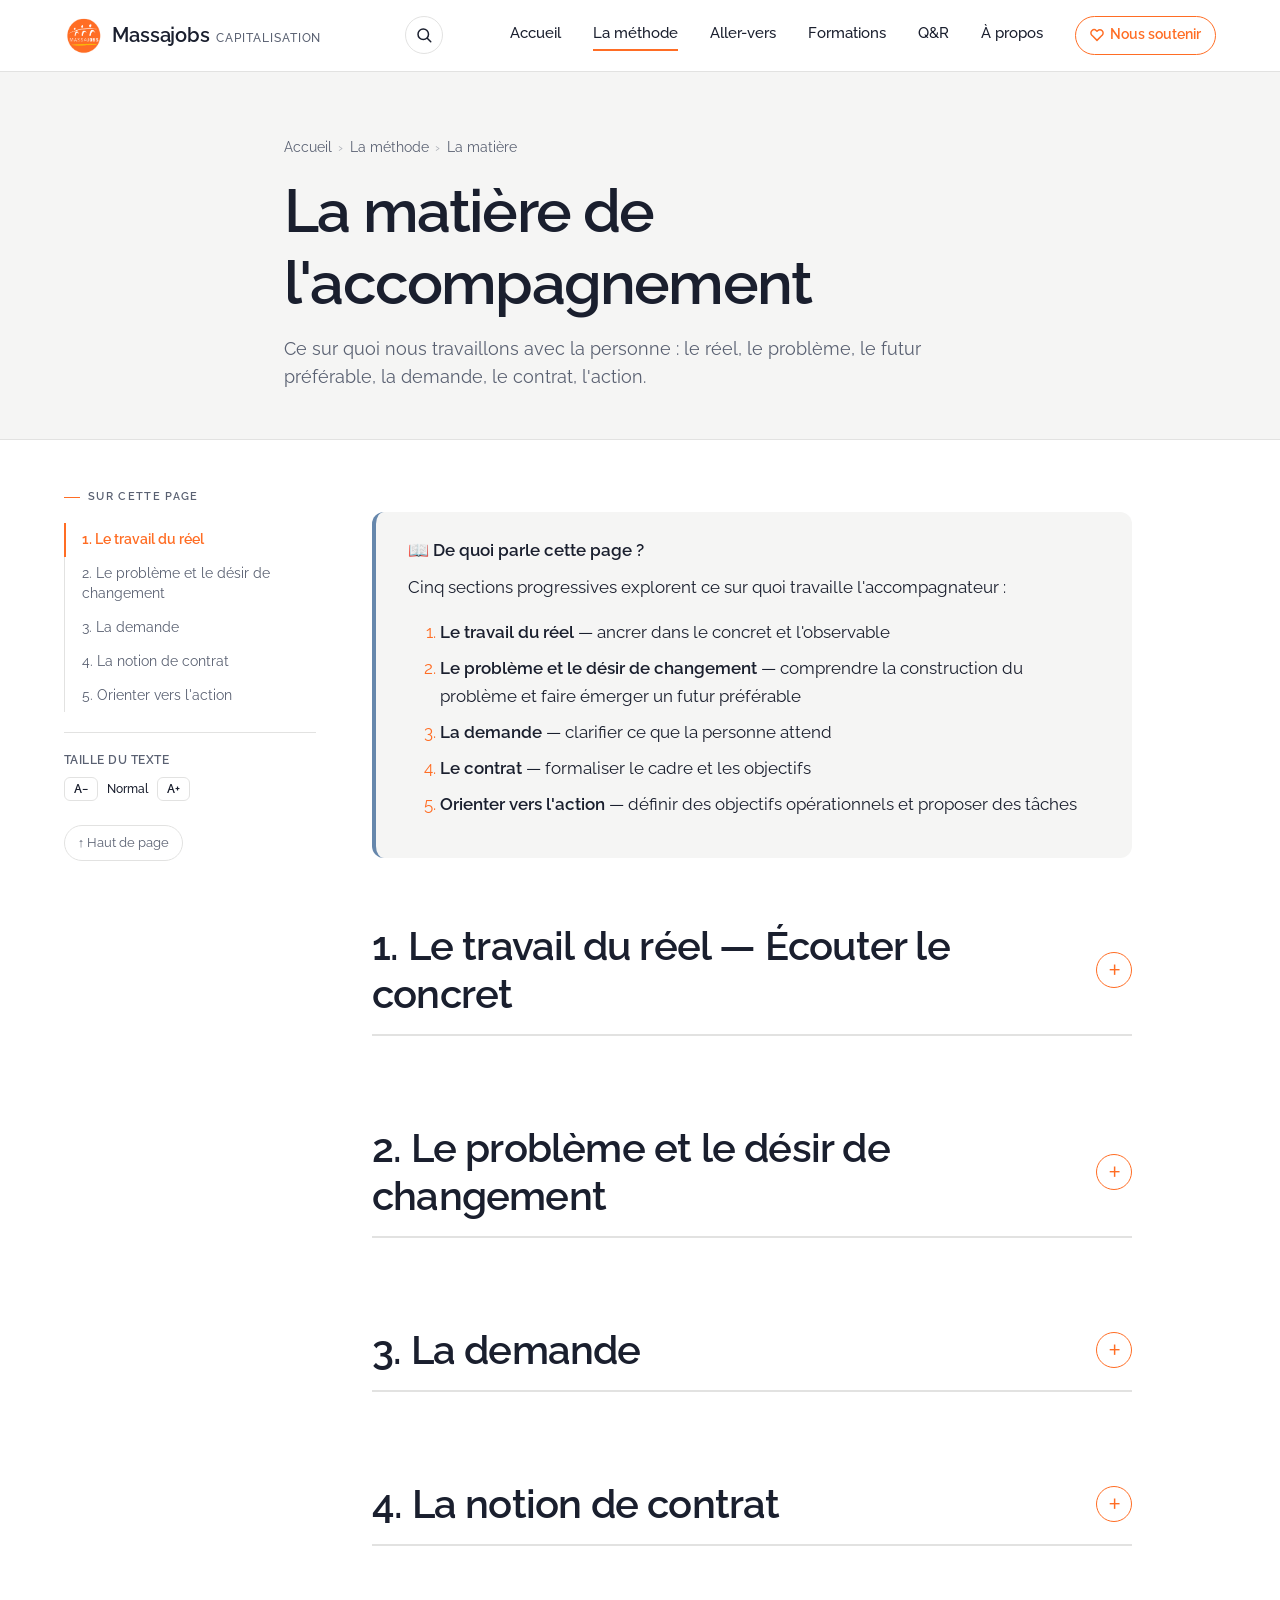
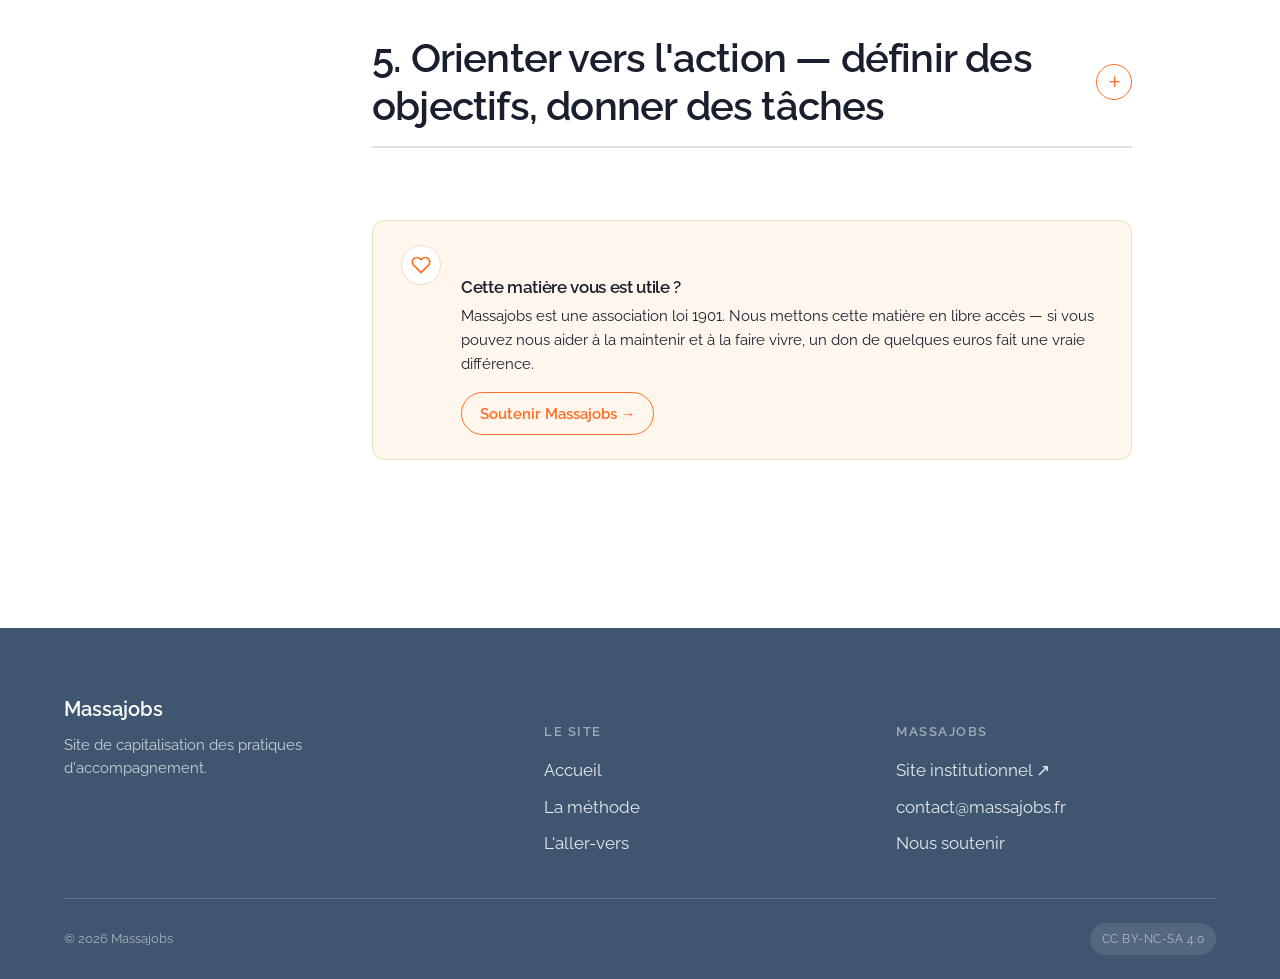
<file: pages/matiere.html>
<!DOCTYPE html>
<html lang="fr">
<head>
    <meta charset="UTF-8">
    <meta name="viewport" content="width=device-width, initial-scale=1.0">
    <title>La matière de l'accompagnement — Massajobs</title>
    <link rel="preconnect" href="https://fonts.googleapis.com">
    <link rel="preconnect" href="https://fonts.gstatic.com" crossorigin>
    <link href="https://fonts.googleapis.com/css2?family=Raleway:wght@300;400;500;600;700;800&display=swap" rel="stylesheet">
    <link rel="stylesheet" href="../assets/css/style.css">
    <link rel="icon" type="image/png" sizes="32x32" href="../assets/img/favicon-32.png">
    <link rel="icon" type="image/png" sizes="16x16" href="../assets/img/favicon-16.png">
    <link rel="apple-touch-icon" href="../assets/img/logo-massajobs.png">
    <!-- Cloudflare Web Analytics --><script defer src='https://static.cloudflareinsights.com/beacon.min.js' data-cf-beacon='{"token": "e98f2f7f44a84af298287a1209a644d6"}'></script><!-- End Cloudflare Web Analytics -->
</head>
<body>

<header class="site-header">
    <div class="site-header__inner">
        <a href="../index.html" class="site-logo">
            <img src="../assets/img/logo-massajobs.png" alt="" class="site-logo__img" aria-hidden="true">
            <span class="site-logo__text">
                <strong>Massajobs</strong>
                <small>Capitalisation</small>
            </span>
        </a>
        <button class="menu-toggle" onclick="document.querySelector('.site-nav').classList.toggle('open')">☰</button>
        <button type="button" class="search-toggle" aria-label="Rechercher dans le site" title="Rechercher (⌘/Ctrl + K)"><svg viewBox="0 0 24 24" fill="none" stroke="currentColor" stroke-width="2" stroke-linecap="round" stroke-linejoin="round" aria-hidden="true"><circle cx="11" cy="11" r="7"/><path d="m21 21-4.3-4.3"/></svg></button>
        <nav class="site-nav">
            <a href="../index.html">Accueil</a>
            <div class="nav-dropdown"><a href="methode.html" class="nav-dropdown__trigger active">La méthode</a><div class="nav-dropdown__menu"><a href="posture.html">Éclairer notre posture</a><a href="matiere.html">La matière</a><a href="structure.html">La structure</a><a href="outils.html">Les outils</a></div></div>
            <a href="aller-vers.html">Aller-vers</a>
            <a href="offre.html">Formations</a>
            <a href="questions-reponses.html">Q&amp;R</a>
            <a href="a-propos.html">À propos</a>
            <a href="nous-soutenir.html" class="nav-donate">Nous soutenir</a>
        </nav>
    </div>
</header>

<section class="article-header">
    <div class="article-header__inner">
        <div class="breadcrumb"><a href="../index.html">Accueil</a><span class="breadcrumb__sep">›</span><a href="methode.html">La méthode</a><span class="breadcrumb__sep">›</span><span>La matière</span></div>
        <h1>La matière de l'accompagnement</h1>
        <p class="article-header__lead">Ce sur quoi nous travaillons avec la personne : le réel, le problème, le futur préférable, la demande, le contrat, l'action.</p>
    </div>
</section>

<div class="article-layout">

<aside class="toc" aria-label="Sommaire de la page">
    <div class="toc__label">Sur cette page</div>
    <ul>
        <li><a href="#reel">1. Le travail du réel</a></li>
        <li><a href="#probleme">2. Le problème et le désir de changement</a></li>
        <li><a href="#demande">3. La demande</a></li>
        <li><a href="#contrat">4. La notion de contrat</a></li>
        <li><a href="#action">5. Orienter vers l'action</a></li>
    </ul>
    <a href="#top" class="toc__back-to-top" onclick="window.scrollTo({top:0,behavior:'smooth'});return false;">↑ Haut de page</a>
</aside>

<div class="reading">

<div class="callout">
    <div class="callout__title">📖 De quoi parle cette page ?</div>
    <p>Cinq sections progressives explorent ce sur quoi travaille l'accompagnateur :</p>
    <ol>
        <li><strong>Le travail du réel</strong> — ancrer dans le concret et l'observable</li>
        <li><strong>Le problème et le désir de changement</strong> — comprendre la construction du problème et faire émerger un futur préférable</li>
        <li><strong>La demande</strong> — clarifier ce que la personne attend</li>
        <li><strong>Le contrat</strong> — formaliser le cadre et les objectifs</li>
        <li><strong>Orienter vers l'action</strong> — définir des objectifs opérationnels et proposer des tâches</li>
    </ol>
</div>

<details class="section-toggle">
<summary><h2 id="reel">1. Le travail du réel — Écouter le concret</h2></summary>

<p>Le travail du réel s'articule autour de <strong>deux dimensions complémentaires</strong>.</p>

<ol>
<li>La première concerne le <strong>contexte</strong>, ou plus précisément la <strong>situation</strong> dans laquelle s'inscrit la personne. Tout vécu particulier s'inscrit dans un contexte qu'il est essentiel d'expliciter afin de <strong>comprendre finement la situation vécue</strong>.</li>
<li>La seconde dimension porte sur la <strong>description des actions concrètes</strong>, afin de faciliter l'atteinte d'objectifs de changement ou la résolution de problèmes.</li>
</ol>

<p>L'inscription dans le réel — à travers le contexte et les actions concrètes — se retrouve dans la définition du problème, des objectifs et des plans d'action. Toutefois, l'inscription dans le réel constitue un <span class="hl">enjeu central de l'accompagnement</span>, ce qui justifie de lui consacrer une section spécifique.</p>

<details class="section-toggle">
<summary><h3>Nos vécus doivent être contextualisés</h3></summary>
<div class="details__body">

<h4>Qu'est-ce qu'un contexte ?</h4>

<p>Selon le Larousse, le contexte désigne <strong>l'ensemble des circonstances</strong> dans lesquelles se produit un événement ou se situe une action. Les dimensions relationnelles, physiques, temporelles, culturelles, structurelles, politiques, familiales, sociologiques et géographiques constituent un contexte particulier. Lorsque nous accueillons une personne, nous l'accueillons avec son contexte, ainsi qu'avec l'ensemble des relations qu'elle entretient avec celui-ci.</p>

<blockquote class="pull-quote">Un accompagnateur accueille une personne avec tout son écosystème relationnel.<cite>Vincent Lenhardt <a href="#ref-1-9">(9)</a></cite></blockquote>

<p>La notion de contexte occupe une place centrale dans l'œuvre de Yann Le Bossé <a href="#ref-1-1">(1)</a>, qui lui consacre deux axes de son modèle d'analyse :</p>

<ul>
<li>Le premier axe consiste à considérer les acteurs dans un contexte relationnel, à partir de questions telles que : <em>« Qui veut quoi ? Pour qui ? Et pourquoi ? »</em></li>
<li>Le second axe porte sur la prise en compte des contextes d'application, afin de répondre à la question : <em>« Compte tenu de ces éléments, qu'est-ce qui peut être tenté ici et maintenant ? »</em></li>
</ul>

<p>Le <strong>contexte d'application</strong> se construit à partir :</p>
<ul>
<li>de conditions matérielles (ressources financières, équipements disponibles)</li>
<li>temporelles (changements visés à court, moyen ou long terme)</li>
<li>personnelles (enjeux des acteurs, compétences, difficultés)</li>
<li>et structurelles (cadre juridique, disponibilité des ressources).</li>
</ul>

<p>Dans une logique <strong>interactionniste</strong>, la notion de contexte est particulièrement féconde, car elle met en évidence son caractère dynamique : toute modification du contexte peut significativement en transformer les équilibres, et ainsi, d'une situation qui paraît bloquée, faire émerger des marges de manœuvre concrètes.</p>

<h4>Un choix éthique dans l'accompagnement</h4>

<p>Dans une logique interactionniste, les difficultés rencontrées peuvent avoir <strong>à la fois</strong> des origines contextuelles et individuelles. Deux écueils majeurs sont à éviter :</p>

<div class="callout callout--warning">
<div class="callout__title">⚠️ Écueil 1 — Logique individualiste</div>
<p>Considérer que le problème et ses solutions relèvent uniquement des ressources personnelles et du positionnement individuel face au contexte. Selon Bernard Vallérie <a href="#ref-1-7">(7)</a>, cette logique peut conduire à un phénomène de <strong>double victimisation</strong> :</p>
<p><em>« Délaisser les éléments contextuels dans l'élaboration et la mise en œuvre du changement, c'est faire reposer sur la seule personne ou collectivité concernée par la situation délétère, et provoquer un processus de double victimisation chez la personne censée être aidée. »</em></p>
</div>

<div class="callout callout--warning">
<div class="callout__title">⚠️ Écueil 2 — Logique exclusivement collective</div>
<p>Centrer uniquement la résolution sur des problèmes collectifs peut conduire à diluer, voire à ignorer, les problématiques individuelles. C'est dans l'<strong>interaction entre un vécu personnel et un contexte collectif</strong> que peuvent émerger de réelles marges de manœuvre.</p>
</div>

<p>Bernard Vallérie <a href="#ref-1-7">(7)</a> précise que le travail autour du « <strong>contexte d'application</strong> » repose sur l'idée que l'exercice effectif du pouvoir d'agir dépend à la fois des opportunités offertes par l'environnement (cadre législatif, ressources financières, dispositifs existants, etc.) et des capacités des personnes ou des collectifs à exercer ce pouvoir (compétences, désir d'agir).</p>

<blockquote class="pull-quote">Minimalement, le soutien offert par un intervenant centré sur le développement du pouvoir d'agir doit permettre à la personne accompagnée de prendre conscience de la complexité des éléments qui contribuent aux difficultés qu'elle rencontre, et donc, <span class="hl">de relativiser la contribution de ses difficultés personnelles.</span><cite>Yann Le Bossé <a href="#ref-1-2">(2)</a></cite></blockquote>

<p>Il s'agit là d'un enjeu fondamental de l'accompagnement : aider la personne à comprendre les effets du contexte afin de ne pas faire peser sur elle seule la responsabilité des difficultés rencontrées. Stéphane Roux montre par exemple que certaines difficultés rencontrées par les jeunes des quartiers prioritaires s'inscrivent dans ce qu'il nomme l'« <strong>impératif viriloïde</strong> » — <em>une injonction sociale à démontrer virilité et domination —, trame plus large de nos sociétés, qui exerce une pression sur l'ensemble des individus.</em></p>

<h4>Un choix stratégique</h4>

<p>Comprendre ce qui nous dépasse et ce qui est plus grand que nous — notamment le contexte sociétal dans lequel nous nous inscrivons — permet de se dégager d'une part de culpabilité liée au fait de ne pas atteindre ce qui est important pour soi. Mais surtout, cela permet de recentrer l'attention sur ce qui est « à notre portée » et sur ce qui dépend effectivement de nous, ici et maintenant.</p>

<p>Ce travail rend possible l'identification de marges de manœuvre réelles : le <strong>« pas proximal »</strong> (Yann Le Bossé <a href="#ref-1-2">(2)</a>), l'<strong>expérimentation d'exception</strong> (Philippe Bigot <a href="#ref-1-6">(6)</a>), autant de leviers susceptibles de faire la différence.</p>

</div>
</details>

<details class="section-toggle">
<summary><h3>Nos discours doivent porter sur du contenu concret et observable</h3></summary>
<div class="details__body">

<h4>La perception du réel</h4>

<p>Yann Le Bossé <a href="#ref-1-2">(2)</a> mobilise la notion de <em>praxis</em>, entendue comme une démarche itérative d'action et de réflexion qui prend pour point de départ une <strong>expérience de base</strong> : une expérience réelle, vécue ou à vivre, à partir de laquelle la personne accompagnée va produire un discours. Cette expérience est choisie parce qu'elle fait l'objet d'un désir de modification ou de transformation.</p>

<p>L'accompagnateur soutient la personne dans un travail de <strong>conscientisation</strong>, par la parole, de ce qui s'est passé et du sens qu'elle attribue à cette expérience. L'élaboration autour de cette expérience peut s'appuyer sur des supports plus ou moins matériels. Selon le degré de matérialité de la trace de l'action, les échanges seront plus ou moins techniques et susciteront des prises de conscience de nature différente.</p>

<p>Voici différents types de supports matérialisant l'action d'une personne, classés selon le degré de recours nécessaire au récit pour en permettre l'explicitation :</p>

<details>
<summary>🎥 <strong>La vidéo</strong></summary>
<div class="details__body">
<p>Il s'agit de re-visualiser l'action à partir d'un enregistrement filmé. Cet outil est largement utilisé par les sportifs de haut niveau pour améliorer leurs performances. L'un des avantages de la vidéo est que la réalité observée par plusieurs acteurs est moins sujette à débat. Comme le dit l'adage, « l'image vaut mille mots » : ce support permet d'aller rapidement à l'essentiel. Dans l'accompagnement vers l'emploi, la vidéo peut notamment être mobilisée dans des ateliers de préparation aux entretiens d'embauche. En formation et en analyse de la pratique professionnelle, ce support s'avère également très utile.</p>
</div>
</details>

<details>
<summary>🎤 <strong>L'enregistrement audio</strong></summary>
<div class="details__body">
<p>Support pertinent, bien qu'il ne restitue pas les indices visuels présents dans la vidéo. En tant que support de mémoire, il permet de circonscrire l'analyse aux paroles effectivement prononcées dans l'action. Toute situation de communication orale — comme le démarchage téléphonique — peut ainsi être enregistrée dans un cadre d'accompagnement vers l'emploi.</p>
</div>
</details>

<details>
<summary>✍️ <strong>L'analyse écrite</strong></summary>
<div class="details__body">
<p>Complémentaire à l'audio, l'analyse écrite d'un échange permet de « ralentir » le travail d'analyse. Elle offre la possibilité de prendre le temps nécessaire pour examiner finement un contenu écrit. Nous passons alors de supports qui reproduisent fidèlement l'action à des matériaux qui viennent en signifier l'aboutissement.</p>
</div>
</details>

<details>
<summary>📄 <strong>Documents et certificats</strong></summary>
<div class="details__body">
<p>Il s'agit par exemple de certificats ou de documents attestant d'un résultat, comme un diplôme. Dans l'accompagnement vers l'emploi, ces supports prennent notamment la forme de CV, de lettres de motivation ou de recommandations. Il est alors pertinent de questionner l'ensemble des actions qui ont permis d'aboutir au résultat attesté par le document.</p>
</div>
</details>

<details>
<summary>💬 <strong>Le récit</strong></summary>
<div class="details__body">
<p>La situation la plus fréquente : la principale trace de l'action reste le récit tel qu'il est donné à entendre par la personne accompagnée. Dans une approche constructiviste, le récit d'un événement est toujours singulier, porté par la personne qui le raconte.</p>

<blockquote class="pull-quote">Un fait, une situation, un comportement renferment toujours plusieurs lectures, plusieurs interprétations.<cite>Françoise Kourilsky <a href="#ref-1-5">(5)</a></cite></blockquote>

<p>Ces interprétations multiples existent parce que chacun dispose d'une manière singulière de percevoir et de donner sens à son expérience du monde. Nos perceptions sont filtrées par nos capacités sensorielles, mais aussi par nos croyances, nos valeurs, notre histoire et notre mémoire.</p>

<p>Pour Maela Paul <a href="#ref-1-3">(3)</a>, la matière première de l'accompagnement est précisément ce travail de mise en mots d'une situation vécue. La <strong>réflexivité</strong>, entendue comme une prise de distance critique vis-à-vis du langage qui décrit l'expérience, vise à interroger les évidences, certitudes et représentations qui structurent son interprétation.</p>

<blockquote class="pull-quote">Pour tenter d'être objectif, il ne suffit pas de décrire ce que l'on voit, mais de préciser quelles lunettes on porte pendant l'observation.<cite>Catherine Cudicio <a href="#ref-1-8">(8)</a></cite></blockquote>
</div>
</details>

<h4>Les différents modes de verbalisation de l'action</h4>

<p>Comme nous l'avons vu dans la partie consacrée à l'écoute, le réel est perçu sous différents angles. Plusieurs registres peuvent porter notre écoute :</p>

<ul>
<li><strong>Vécu émotionnel</strong> — ce que je ressens</li>
<li><strong>Vécu sensoriel</strong> — ce que je perçois par les sens</li>
<li><strong>Vécu opérationnel</strong> — ce que je fais</li>
<li><strong>Vécu conceptuel</strong> — ce qui fait sens pour moi</li>
<li><strong>Vécu réflexif</strong> — ce que je pense</li>
</ul>

<div class="callout callout--tip">
<div class="callout__title">🧭 Outil de repérage — Les informations satellites de l'action</div>
<p>Vermersch <a href="#ref-1-4">(4)</a> distingue cinq catégories d'informations selon leur degré d'implication du sujet — du moins impliquant (contexte) au plus impliquant (procédural). Identifier sur quel registre s'exprime la personne permet d'adapter les relances et de l'orienter progressivement vers le discours procédural, le plus riche pour l'accompagnement.</p>
</div>

<p>Illustrons ces distinctions à partir d'un exemple : le dépôt d'un CV en main propre dans une institution.</p>

<div class="callout">
<div class="callout__title">🌍 Discours sur le contexte <em>(le moins impliquant)</em></div>
<ul>
<li><em>J'ai toujours trouvé du travail par relation, mais là cela ne marche pas, il faut que je tente une autre méthode.</em></li>
<li><em>Pour aller déposer mon CV, les durées de déplacements sont parfois très importantes.</em></li>
<li><em>J'ai déjà eu deux ou trois expériences similaires.</em></li>
</ul>
</div>

<div class="callout callout--tip">
<div class="callout__title">💡 Discours sur le jugement</div>
<ul>
<li><em>Je pense que cette méthode pour approcher des entreprises n'est pas efficace, car j'ai déjà essayé et cela ne marche pas.</em></li>
<li><em>Les secrétaires reçoivent beaucoup d'offres et ne vont pas faire passer le CV.</em></li>
<li><em>Cela demande trop d'énergie.</em></li>
</ul>
</div>

<div class="callout callout--idea">
<div class="callout__title">📖 Discours sur le déclaratif <em>(les savoirs)</em></div>
<ul>
<li><em>Il est bon d'avoir une présentation synthétique de deux minutes pour permettre à l'interlocuteur de connaître l'objet de votre demande quand vous déposez le CV.</em></li>
<li><em>Cette méthode est efficace, car elle est régulièrement évoquée par les recruteurs comme un moyen d'embaucher.</em></li>
</ul>
</div>

<div class="callout callout--idea">
<div class="callout__title">🎯 Discours sur les intentions</div>
<ul>
<li><em>Mon objectif est de trouver un travail dans l'entreprise dans laquelle je vais postuler.</em></li>
<li><em>Dans cette tâche précise, je veux que l'entreprise puisse se souvenir de moi pour me rappeler.</em></li>
</ul>
</div>

<div class="callout callout--example">
<div class="callout__title">🔬 Discours sur le procédural <em>(le plus impliquant — le plus utile en accompagnement)</em></div>
<ul>
<li><em>Je suis entré dans l'entreprise et il y avait une secrétaire qui était occupée.</em></li>
<li><em>Je lui ai dit : « Je viens déposer un CV, car je souhaiterais travailler dans votre entreprise. »</em></li>
<li><em>Elle m'a répondu : « Donnez-le-moi, je vais le remettre à la RH » et puis je suis reparti.</em></li>
</ul>
</div>

<p>Dans cet exemple, on voit bien que la maîtrise du savoir déclaratif (entraînement à la présentation en deux minutes à blanc avec son accompagnateur) n'implique pas nécessairement qu'en situation réelle ce savoir s'applique. L'objectif d'avoir du travail et que l'entreprise se souvienne de moi est mis au second plan au profit d'une intention opérationnelle plus simple : celle de ne pas déranger quelqu'un qui a l'air d'être très occupé.</p>

<p>Pierre Vermersch <a href="#ref-1-4">(4)</a> conclut en mettant en avant le primat du <strong>discours procédural</strong> pour décrire une action : c'est l'information la plus pertinente pour comprendre comment le sujet s'y prend, et c'est aussi le registre le plus impliquant, qui conduit l'interviewé à une relation forte avec son propre vécu.</p>

<p><span class="hl">Savoir identifier les informations satellites de l'action et orienter la personne vers la description du procédural constitue une condition essentielle à la réussite d'un entretien d'explicitation.</span></p>

<h4>Un passage obligé… mais dans quel but ?</h4>

<p>Échanger à partir d'une expérience vécue, et des procédures concrètes mises en œuvre pour atteindre un objectif, constitue un passage incontournable pour ajuster finement l'accompagnement et identifier des changements pertinents. Il convient d'éviter les discours vagues et trop théoriques, qui peuvent devenir interminables et, paradoxalement, renforcer le maintien du problème en consolidant sa cohérence interne.</p>

<details>
<summary>💡 <strong>Vertu 1 — Se focaliser sur les procédures plutôt que sur les discours, les causes ou les conséquences</strong></summary>
<div class="details__body">
<blockquote class="pull-quote">Lorsque l'on cherche à modifier une situation insatisfaisante, l'observation minutieuse et l'analyse descriptive de ce qui s'y passe sont bien plus opérationnelles que l'analyse explicative du « pourquoi » de cette situation.<cite>Françoise Kourilsky <a href="#ref-1-5">(5)</a></cite></blockquote>
<p>Nous avons tendance à expliquer ce qui nous arrive plutôt qu'à décrire factuellement ce que nous avons réellement vécu. Le risque des échanges abstraits est double : ils peuvent devenir sans fin et renforcer le problème lui-même, notamment par des mécanismes de réactance.</p>
</div>
</details>

<details>
<summary>💡 <strong>Vertu 2 — Transformer le vécu en expérience</strong></summary>
<div class="details__body">
<p>La grande vertu de l'échange autour d'une situation concrète réside dans sa capacité à transformer un vécu en expérience.</p>
<blockquote class="pull-quote">Pour que la situation accède au statut d'expérience — à partir de laquelle la personne pourra tirer leçon pour sa gouverne — elle doit être mise en mot et rendue consciente. Le vécu de la situation s'élabore en expérience, se transforme et se construit à travers la narration, autrement dit dans une activité relationnelle.<cite>Maela Paul <a href="#ref-1-3">(3)</a></cite></blockquote>
<p>C'est ce que Yann Le Bossé <a href="#ref-1-2">(2)</a> nomme <strong>l'action conscientisante</strong> : « Pour y parvenir, il faut se plonger dans une démarche itérative d'action/réflexion (qu'on appelle une praxis) d'où émergent des prises de conscience qui élargissent notre compréhension du contexte dans lequel on évolue ainsi que le spectre des opportunités d'actions. »</p>
</div>
</details>

<details>
<summary>💡 <strong>Vertu 3 — Bien cibler le travail à faire en accompagnement</strong></summary>
<div class="details__body">
<p>Nous partons de l'hypothèse que la personne qui sollicite notre aide a, dans la plupart des cas, déjà tenté quelque chose pour résoudre son problème. Le fait qu'elle vienne nous solliciter indique que ces premières tentatives n'ont, a priori, pas été concluantes.</p>
<blockquote class="pull-quote">Un problème apparaît quand une difficulté n'a pas été spontanément surmontée : si les réactions face à la situation avaient été d'emblée efficaces, le problème ne se serait pas posé. Mais voilà, malgré l'échec d'une solution, souvent au lieu de la remettre en cause, nous avons tendance à nous obstiner à la réitérer, en pensant qu'avec un peu plus de volonté et de persévérance, nous viendrons à bout de notre problème.<cite>Françoise Kourilsky <a href="#ref-1-5">(5)</a></cite></blockquote>
<blockquote class="pull-quote">En matière de démarches de changement, <span class="hl">plus le problème est flou, moins les solutions sont viables.</span> Pour pouvoir agir de manière ajustée, il faut que la formulation de ce qui pose un problème soit suffisamment concrète pour être opérationnalisable. À défaut de cela, on s'agite plutôt que l'on agit.<cite>Yann Le Bossé <a href="#ref-1-2">(2)</a></cite></blockquote>
<div class="callout callout--tip">
<div class="callout__title">🛠️ Questions — explorer ce qui a déjà été tenté</div>
<ul>
<li><em>Qu'avez-vous déjà tenté pour faire face à cette difficulté ?</em></li>
<li><em>Comment vous y êtes-vous pris ?</em></li>
<li><em>Quels conseils avez-vous reçus — et suivis — pour tenter de résoudre ce problème ?</em></li>
<li><em>Quelles sont les solutions dont vous êtes certain qu'elles ne fonctionneront pas ?</em></li>
</ul>
</div>
</div>
</details>

</div>
</details>

<details class="section-toggle">
<summary><h3>Comment s'y prend-on ?</h3></summary>
<div class="details__body">

<p>Ce paragraphe présente des éléments techniques permettant d'évoquer des situations concrètes vécues par les personnes accompagnées, principalement issus de <em>L'Entretien d'explicitation</em> de Pierre Vermersch <a href="#ref-1-4">(4)</a>.</p>

<p>L'objectif est double : comprendre ce qui a été mis en œuvre pour <strong>détecter les ressources</strong> (en s'appuyant sur ce qui a fonctionné) ou pour <strong>détecter les erreurs à corriger</strong>. La pratique de l'élucidation doit être ajustée à l'objectif poursuivi, au risque sinon de se perdre dans une quantité excessive de détails. La question <em>« De quelles informations ai-je besoin au regard du but poursuivi dans ce questionnement ? »</em> constitue un bon garde-fou.</p>

<p>Lorsqu'un échange porte sur une situation concrète, les questions suivantes peuvent aider la personne accompagnée à se replonger dans la situation :</p>

<ul>
<li><em>Si nous regardions une vidéo de surveillance ayant filmé la situation, que verrions-nous et qu'entendrions-nous ?</em></li>
<li><em>Si j'étais scénariste d'une série télévisée et devais faire rejouer la scène à des acteurs, quelles consignes de jeu leur donnerais-je ?</em></li>
<li><em>Si j'analysais la situation comme un ordinateur, de la manière la plus factuelle possible, que décrirais-je ?</em></li>
</ul>

<p>Pour faciliter l'accès au registre descriptif, il est pertinent de questionner le <strong><em>qui</em></strong>, le <strong><em>quoi</em></strong>, le <strong><em>quand</em></strong> et le <strong><em>comment</em></strong>. On évitera les questions formulées en <em>« pourquoi »</em>, qui conduisent souvent à des échanges abstraits, alors que l'objectif est de travailler sur des éléments concrets.</p>

<p>Le questionnement peut également s'appuyer sur le déroulement temporel de l'action : le début (<em>« Par quoi avez-vous commencé ? »</em>), l'enchaînement des actions (<em>« Qu'avez-vous fait ensuite ? »</em>) et la fin (<em>« Que s'est-il passé à la fin ? »</em>, <em>« Comment saviez-vous que c'était terminé ? »</em>).</p>

<h4>Actions d'exécution et actions d'identification</h4>

<blockquote class="pull-quote">Les <strong>actions d'exécution</strong> réalisent des transformations, elles sont toujours précédées d'une <strong>identification</strong> basée sur des prises d'information en interne (accès à un savoir mémorisé) ou en externe (repérage d'informations perceptibles) et qui déterminent quelle est l'action d'exécution adaptée. De la même manière, les actions d'exécution s'achèvent en fonction d'un critère de réalisation qui, lui aussi, est fourni par une prise d'information.<cite>Pierre Vermersch <a href="#ref-1-4">(4)</a></cite></blockquote>

<p>Bien qu'indispensables pour évaluer les tâches d'exécution et déterminer la possibilité d'enchaîner une action suivante, ces tâches d'évaluation sont souvent omises car fugitives dans la procédure. Une évaluation trop rapide ou inexacte peut fragiliser l'ensemble de la procédure. Voici quelques exemples de questions permettant d'identifier les <strong>actions d'identification</strong> :</p>

<ul>
<li><em>Comment saviez-vous ce que vous deviez faire ?</em></li>
<li><em>Quels indices vous ont permis de savoir par quoi commencer ?</em></li>
<li><em>Comment saviez-vous que l'action était terminée ?</em></li>
</ul>

<h4>Le traitement des dénégations</h4>

<p>Le traitement de ce que Pierre Vermersch <a href="#ref-1-4">(4)</a> appelle les <em>dénégations</em> a toute sa place lorsque l'on travaille à partir d'une situation concrète. La dénégation peut être comprise comme un signe que la verbalisation de l'action n'a pas pu encore se faire. Quelques exemples typiques : « Je n'en sais rien », « Je faisais n'importe quoi », « Je ne me rappelle pas ».</p>

<blockquote class="pull-quote">Toute dénégation renvoie à une information factuelle positive (au sens d'existante) qui n'est pas encore exprimée.<cite>Pierre Vermersch <a href="#ref-1-4">(4)</a></cite></blockquote>

<p>Il est donc toujours possible de questionner la personne afin de la guider progressivement vers une verbalisation plus concrète :</p>

<ul>
<li>« Je n'en sais rien » — <em>Comment sais-tu que tu ne sais pas ? Que sais-tu lorsque tu dis ne rien savoir ?</em></li>
<li>« Je faisais n'importe quoi » — <em>Comment t'y prends-tu lorsque tu dis faire « n'importe quoi » ?</em></li>
<li>« Je ne me rappelle pas » — <em>De quoi te rappelles-tu lorsque tu dis ne pas te rappeler ?</em></li>
</ul>

<h4>Granularité et fractionnement de la tâche</h4>

<p>Pierre Vermersch <a href="#ref-1-4">(4)</a> introduit les notions de <strong>granularité</strong> et de <strong>fractionnement</strong> de la tâche. Il s'agit d'explorer, pour chaque procédure, la manière dont elle a été fractionnée pour être réalisée. Le niveau de description peut en théorie être infini. L'enjeu pour l'accompagnateur est d'orienter le questionnement vers ce qui est pertinent : identifier ce qui dysfonctionne, ou au contraire ce qui fonctionne particulièrement bien. Les prises de conscience les plus fécondes émergent au niveau des séquences élémentaires : prise d'information, exécution de l'action, puis prise d'information sur le résultat.</p>

<details>
<summary>🥧 <strong>Exemple Vermersch : la tarte aux pommes — niveaux de granularité</strong></summary>
<div class="details__body">
<ul>
<li><strong>Faire la pâte</strong> — <em>les étapes</em>
<ul>
<li><strong>Mettre 200g de farine dans un saladier</strong> — <em>actions élémentaires</em>
<ul>
<li>Savoir où se trouve la farine — <em>action d'identification</em></li>
<li>Aller chercher la farine — <em>action d'exécution</em></li>
<li>Savoir où se trouve le saladier — <em>identification</em></li>
<li>Aller le chercher — <em>exécution</em></li>
<li>Savoir quelle quantité de farine est nécessaire — <em>identification</em></li>
<li>S'informer du procédé pour déterminer la quantité (cuillère à soupe, balance, verre mesureur) — <em>identification</em></li>
<li>Mesurer la quantité de farine — <em>exécution</em>
<ul>
<li>Ouvrir le paquet de farine — <em>niveau 3, l'unité d'analyse est l'opération</em></li>
<li>Prendre une cuillère à soupe (savoir où elle est, aller la chercher, la saisir entre le pouce et les autres doigts…)</li>
<li>Remplir une cuillère à soupe</li>
<li>Verser le contenu de la cuillère dans le saladier</li>
<li>Répéter ce processus jusqu'au nombre de cuillères nécessaires</li>
</ul>
</li>
<li>Mettre la farine dans le saladier — <em>exécution</em></li>
</ul>
</li>
<li>Rajouter 100g de beurre mou coupé en petits morceaux</li>
<li>Rajouter une demi-cuillère à café de sel fin</li>
<li>Rajouter un demi-verre d'eau d'un seul coup</li>
<li>Mélanger rapidement du bout des doigts</li>
<li>Laisser reposer 1 heure</li>
</ul>
</li>
<li>Étaler la pâte dans le moule</li>
<li>Préparer la garniture</li>
<li>Préchauffer le four</li>
<li>Garnir la pâte</li>
<li>Cuire</li>
</ul>
</div>
</details>

<details>
<summary>💬 <strong>Dialogue d'accompagnement : la rédaction d'un CV en ligne</strong></summary>
<div class="details__body">
<p><strong>Acc.</strong> — <em>« Je te propose de te replacer dans un moment précis où tu as rédigé ton CV en ligne. Pas en général, mais la dernière fois par exemple. C'était où, c'était quand ? »</em></p>
<p><strong>PA.</strong> — <em>« C'était dimanche soir, chez moi, sur mon ordinateur. »</em></p>
<p><strong>Acc.</strong> — <em>« Quand tu t'y mets, par quoi commences-tu concrètement ? »</em></p>
<p><strong>PA.</strong> — <em>« J'ouvre mon ordinateur, puis je vais sur le site où je fais mon CV. »</em></p>
<p><strong>Acc.</strong> — <em>« Comment sais-tu que c'est le bon site pour toi ? »</em></p>
<p><strong>PA.</strong> — <em>« Parce que je l'ai déjà utilisé avant, que les exemples de CV me plaisent et qu'il est facile d'utilisation. »</em></p>
<p><strong>Acc.</strong> — <em>« Une fois sur le site, qu'est-ce que tu fais en premier sur le CV ? »</em></p>
<p><strong>PA.</strong> — <em>« Je commence par l'expérience professionnelle. »</em></p>
<p><strong>Acc.</strong> — <em>« Qu'est-ce qui te fait dire qu'il faut commencer par là ? »</em></p>
<p><strong>PA.</strong> — <em>« Parce que je me dis que c'est ce que les recruteurs regardent en premier. »</em></p>
<p><strong>Acc.</strong> — <em>« Quand tu écris une expérience, comment tu t'y prends exactement ? »</em></p>
<p><strong>PA.</strong> — <em>« Je regarde les dates, puis je me demande ce que j'ai fait. »</em></p>
<p><strong>Acc.</strong> — <em>« Quand tu te demandes "ce que tu as fait", comment tu fais pour le retrouver ? »</em></p>
<p><strong>PA.</strong> — <em>« Je repense à une journée type… et je choisis ce qui me semble le plus important. »</em></p>
<p><strong>Acc.</strong> — <em>« Comment sais-tu que cette expérience est suffisamment bien écrite ? »</em></p>
<p><strong>PA.</strong> — <em>« Quand ça tient sur trois lignes et que ça ne me gêne pas en le relisant. »</em></p>
<p><strong>Acc.</strong> — <em>« Et après ? »</em></p>
<p><strong>PA.</strong> — <em>« Après, je fais un peu n'importe quoi… »</em></p>
<p><strong>Acc.</strong> — <em>« Quand tu dis "n'importe quoi", comment tu t'y prends exactement ? »</em></p>
<p><strong>PA.</strong> — <em>« Je modifie, je supprime, je réécris, puis je reviens en arrière. »</em></p>
<p><strong>Acc.</strong> — <em>« Comment sais-tu que ton CV est terminé ? »</em></p>
<p><strong>PA.</strong> — <em>« Quand je l'enregistre en PDF et que je ne change plus rien. »</em></p>
</div>
</details>

</div>
</details>

<details class="section-toggle">
<summary><h3>Travail du concret et rapport aux temps</h3></summary>
<div class="details__body">

<p>Il est utile de distinguer le <strong>passé-histoire</strong> du <strong>passé expérientiel proche</strong>, ainsi que le <strong>futur du pas proximal</strong> du <strong>futur à moyen et long terme</strong>. Le passé expérientiel proche correspond aux actions immédiatement antérieures à l'échange, tandis que le futur du pas proximal désigne celles qui suivront directement cet échange. Ces deux temporalités s'inscrivent dans un enchaînement logique d'actions concrètes nécessaires à l'émergence du changement.</p>

<p>Quand nous souhaitons aborder des sujets concrets et inscrits dans une temporalité de l'« ici et maintenant », nous pouvons nous référer aux dernières situations où le problème a été vécu ou affronté, ainsi qu'aux prochaines occasions où la personne pourrait y être confrontée. C'est précisément sur ce type de contenu que porte l'action conscientisante évoquée par Yann Le Bossé.</p>

<blockquote class="pull-quote">Au moment de conduire l'intervention, <span class="hl">seul le présent existe.</span> Le passé et le futur n'ont d'importance que dans la mesure où ils ont des incidences concrètes dans la situation présente. La réputation, les traumatismes antérieurs, ou autres événements qui ont marqué le passé des personnes que l'on accompagne ne sont pertinents que dans la mesure où ils conditionnent le changement envisageable « ici et maintenant ».<cite>Yann Le Bossé <a href="#ref-1-2">(2)</a></cite></blockquote>

<p>Ainsi, lorsqu'une personne a vécu un échec particulièrement difficile lors d'un entretien d'embauche, l'accompagnement s'intéressera à la trace laissée « ici et maintenant » et à son impact potentiel sur sa capacité d'agir dans des situations récentes ou à venir.</p>

</div>
</details>

<details class="section-toggle">
<summary><h3>Quelques difficultés à évoquer le réel et leurs remèdes</h3></summary>
<div class="details__body">

<details>
<summary>🧠 <strong>Une culture qui favorise le raisonnement au détriment de la description</strong></summary>
<div class="details__body">
<blockquote class="pull-quote">Nous avons l'habitude de formuler nos problèmes, non pas en les décrivant, mais en les expliquant. Toutes ces informations explicatives tendent à limiter les possibilités de résolution de problèmes, car elles conduisent à confondre explications et données descriptives et factuelles du problème.<cite>Françoise Kourilsky <a href="#ref-1-5">(5)</a></cite></blockquote>
<p><strong>Remède :</strong> la méthode des chapeaux d'Edward de Bono <a href="#ref-1-10">(10)</a>. Cette méthode repose sur le choix de ne traiter qu'un seul type d'information à la fois. Ainsi, lorsqu'on « revêt le chapeau blanc », la situation est abordée de la manière la plus objective possible.</p>
</div>
</details>

<details>
<summary>🛡️ <strong>La peur d'être dérangé et de faire face à ses contradictions</strong></summary>
<div class="details__body">
<blockquote class="pull-quote">L'expérience montre que la verbalisation des éléments du contexte est un moyen sûr pour le sujet de ne pas parler de lui. Il est, en effet, beaucoup plus facile de parler des autres ou des circonstances que de soi-même.<cite>Pierre Vermersch <a href="#ref-1-4">(4)</a></cite></blockquote>
<p><strong>Remède :</strong> accepter la confrontation et provoquer des dissonances cognitives. L'objectif du dialogue est de provoquer une <strong>dissonance cognitive</strong> susceptible de conduire à l'émergence d'une nouvelle vision de la situation, plus opérationnelle. Pour Le Bossé <a href="#ref-1-2">(2)</a>, le phénomène de conscientisation est un « mécanisme de réorganisation de la pensée » qui permet aux personnes accompagnées d'intégrer de nouvelles dimensions de la situation.</p>
</div>
</details>

<details>
<summary>⏰ <strong>Le manque de temps</strong></summary>
<div class="details__body">
<p>Questionner le réel et ses dimensions concrètes relève parfois d'un véritable travail d'orfèvre. Il arrive que la contrainte de temps nous pousse à vouloir aller trop vite.</p>
<p><strong>Remède :</strong> interroger son rapport au temps et négocier le contrat de séance. Il s'agit de créer les conditions nécessaires pour prendre le temps d'analyser finement les tentatives menées ou à venir.</p>
</div>
</details>

<details>
<summary>💬 <strong>La difficulté liée à la maîtrise de la langue</strong></summary>
<div class="details__body">
<p>Sans les mots pour décrire l'expérience, il devient difficile de prendre conscience de ce qui a été effectivement produit.</p>
<p><strong>Remède :</strong> s'appuyer sur l'observation directe de l'action. Se placer, lorsque cela est possible, dans une situation d'observation partagée permet de disposer de bases communes pour l'échange. L'usage de supports tels que la vidéo ou l'enregistrement peut, dans certaines situations, faciliter ce travail.</p>
</div>
</details>

</div>
</details>

<p>Cette section a montré en quoi le travail sur le « réel » est essentiel pour ancrer les échanges dans des éléments contextualisés, concrets et pragmatiques. Pour poursuivre, nous aborderons maintenant la notion de <strong>situation-problème</strong>.</p>

<div class="callout">
<div class="callout__title">📔 Références bibliographiques de la section</div>
<p id="ref-1-1">1 — Le Bossé, Y. (2015). <em>Sortir de l'impuissance — Tome 1 : Fondements et cadres conceptuels</em>. ARDIS.</p>
<p id="ref-1-2">2 — Le Bossé, Y. (2016). <em>Sortir de l'impuissance — Aspects pratiques</em>. ARDIS.</p>
<p id="ref-1-3">3 — Paul, M. (2020). <em>La démarche d'accompagnement : Repères méthodologiques et ressources théoriques</em>. De Boeck Supérieur.</p>
<p id="ref-1-4">4 — Vermersch, P. (2019). <em>L'entretien d'explicitation</em>. ESF Sciences Humaines.</p>
<p id="ref-1-5">5 — Kourilsky, F. (2022). <em>Du désir au plaisir de changer — 5e éd.</em>. Dunod.</p>
<p id="ref-1-6">6 — Bigot, P. (2014). <em>Le coaching orienté solution</em>. Eyrolles.</p>
<p id="ref-1-7">7 — Vallérie, B. (2018). <em>Action sociale et empowerment</em>. PUG.</p>
<p id="ref-1-8">8 — Cudicio, C. (2010). <em>La PNL</em>. Eyrolles.</p>
<p id="ref-1-9">9 — Lenhardt, V. (2002). <em>Les responsables porteurs de sens</em>. Insep Consulting.</p>
<p id="ref-1-10">10 — De Bono, E. (1987). <em>Six chapeaux pour penser</em>. InterEditions.</p>
</div>

</details>


<details class="section-toggle">
<summary><h2 id="probleme">2. Le problème et le désir de changement</h2></summary>

<p>Soit la personne évoque un <strong>problème à surmonter</strong>, par exemple la difficulté à obtenir un entretien d'embauche malgré de nombreux envois de CV. Soit elle arrive avec un <strong>projet de changement</strong>, par exemple un jeune ou une mère de famille souhaitant reprendre une activité professionnelle sans savoir encore vers quel secteur s'orienter.</p>

<p>En situation d'accompagnement, il est essentiel de repérer la manière dont la personne construit sa situation, afin d'adopter une démarche de questionnement soit orientée vers la <strong>redéfinition du problème</strong>, soit vers le <strong>soutien de la motivation</strong> en direction d'un futur préférable. Une fois le problème clairement défini et formulé dans des termes favorisant le changement, l'accompagnateur pourra progressivement renforcer le discours autour du futur souhaitable.</p>

<details class="section-toggle">
<summary><h3>Trouver l'ouverture dans la situation-problème</h3></summary>
<div class="details__body">

<h4>Qu'est-ce qu'un problème ?</h4>

<p>De manière générale, nous pouvons considérer qu'<strong>il y a un problème dans une situation vécue lorsqu'il existe un écart entre ce qui est et ce qui devrait être</strong>, idéalement, pour la personne concernée. Cette définition invite à travailler sur trois éléments : ce qui est, ce qui doit être, et l'écart potentiel entre les deux.</p>

<p>Dans le cadre scolaire, nous distinguons les <strong>problèmes mathématiques</strong> (résolution mécanique, une seule solution) et les <strong>problèmes philosophiques</strong> (interprétation, autant de réponses que d'élèves). Les problèmes rencontrés en situation d'accompagnement relèvent davantage de cette seconde catégorie.</p>

<p>Enfin, il est important de souligner que le problème formulé par la personne qui sollicite notre aide est avant tout une <span class="hl">construction langagière</span>.</p>

<blockquote class="pull-quote">Le problème est une <strong>construction singulière</strong> d'une situation ou d'un ensemble de situations vis-à-vis duquel la personne exprime une plainte, des difficultés, des limitations… Le problème réside dans la construction du récit elle-même et dans l'énonciation — les mots et les phrases employés — qui en est le support.<cite>Philippe Bigot <a href="#ref-2-1">(1)</a></cite></blockquote>

<p><span class="hl">Le problème se situe donc dans la construction même du récit, et non dans la situation vécue en tant que telle.</span> C'est précisément sur cette matière narrative que portera le travail d'accompagnement.</p>

<h4>Comment se construit un problème fermé ?</h4>

<p><strong>Cognition et biais cognitifs.</strong> Nous percevons le monde à travers nos cinq sens, puis les informations recueillies sont traitées par notre cerveau au moyen d'opérations mentales.</p>

<blockquote class="pull-quote">Nos opérations mentales influencent nos perceptions, nos émotions et nos comportements, lesquels les influencent en retour. En filtrant notre perception, elles nous gouvernent souvent à notre insu. Les processus cognitifs avec lesquels nous appréhendons la réalité font partie des matériaux susceptibles de construire nos problèmes.<cite>Françoise Kourilsky <a href="#ref-2-2">(2)</a></cite></blockquote>

<p>Le modèle de la PNL <a href="#ref-2-10">(10)</a> identifie notamment les fonctionnements suivants :</p>

<details>
<summary>⚡ <strong>Les biais de cause à effet</strong></summary>
<div class="details__body">
<p>La personne attribue son problème à une cause externe passée, souvent hors de sa portée.</p>
<p><em>Exemple : « C'est à cause de ma relation avec mon père que j'ai ce problème de confiance en moi. »</em></p>
</div>
</details>

<details>
<summary>🔮 <strong>Les biais de projection</strong></summary>
<div class="details__body">
<p>La personne anticipe les pensées ou réactions d'autrui de façon négative, sans base factuelle.</p>
<p><em>Exemple : « Si je présente mon parcours scolaire, je sais que le recruteur va penser que je ne vais pas au bout des choses. »</em></p>
</div>
</details>

<details>
<summary>🏷️ <strong>Les biais d'étiquetage et de généralisation</strong></summary>
<div class="details__body">
<p>La personne généralise une expérience ponctuelle à toutes les situations similaires.</p>
<p><em>Exemple : « Je suis toujours déstabilisé lorsqu'il y a un blanc pendant un entretien. »</em></p>
</div>
</details>

<details>
<summary>🔒 <strong>Les fausses obligations</strong></summary>
<div class="details__body">
<p>La personne s'impose des règles rigides issues de normes sociales ou familiales intériorisées.</p>
<p><em>Exemple : « Je dois être exemplaire parce que je suis l'aîné dans ma famille. Il faut travailler dur pour réussir. »</em></p>
</div>
</details>

<details>
<summary>🫵 <strong>Les biais de personnalisation</strong></summary>
<div class="details__body">
<p>La personne s'attribue seule la responsabilité d'une situation qui dépend de multiples facteurs.</p>
<p><em>Exemple : « C'est ma faute si je ne trouve pas de travail. »</em></p>
</div>
</details>

<p>Ces biais ne sont que des exemples de fonctionnements typiques de nos processus cognitifs, qui simplifient la réalité dans un objectif de survie. Cette simplification est souvent utile, mais elle peut parfois s'avérer contre-productive — c'est à ce moment-là que le problème émerge.</p>

<p><strong>Cinq problèmes types (Philippe Bigot).</strong> Dans <em>Le Coaching Orienté Solution</em>, Philippe Bigot <a href="#ref-2-1">(1)</a> présente cinq manières principales dont les problèmes se construisent :</p>

<details>
<summary>🪞 <strong>Le problème comme référence extérieure</strong></summary>
<div class="details__body">
<p>La personne se réfère à un modèle idéalisé sur lequel elle estime ne pas avoir de prise.</p>
<p><em>Exemple : « Pour pouvoir obtenir ce travail, je devrais être comme les employés que j'ai déjà rencontrés : ils sont à l'aise, parlent bien français et sont expérimentés. »</em></p>
</div>
</details>

<details>
<summary>👤 <strong>Le problème centré sur la personne accompagnée</strong></summary>
<div class="details__body">
<p>La personne attribue le problème à sa personnalité ou à son identité.</p>
<p><em>Exemple : « En entretien, je suis trop confiante et trop transparente ; cela agace l'employeur. »</em></p>
</div>
</details>

<details>
<summary>👉 <strong>Le problème attribué à l'autre</strong></summary>
<div class="details__body">
<p>La personne situe l'origine du problème uniquement chez une tierce personne.</p>
<p><em>Exemple : « Le patron était raciste, c'est pour cela qu'il n'a pas voulu me recruter. »</em></p>
</div>
</details>

<details>
<summary>🧠 <strong>Le problème comme théorie explicative</strong></summary>
<div class="details__body">
<p>La personne dispose d'une analyse très élaborée de son problème, et sait même ce qu'il faudrait faire pour s'en sortir… mais reste bloquée.</p>
<p><em>Exemple : « Je reste chez moi parce qu'il y a chez moi un fond dépressif. J'ai lu un article, j'ai tous les symptômes. Je sais qu'il faudrait que je sorte, mais je reste devant la télévision toute la journée. Ma mère m'a légué cet héritage. »</em></p>
</div>
</details>

<details>
<summary>🌀 <strong>Le problème saturé de problèmes</strong></summary>
<div class="details__body">
<p>Il s'agit d'un enchevêtrement où chaque problème est expliqué par un autre problème.</p>
<p><em>Exemple : « Je n'ai pas de travail parce que je dois garder mes enfants, parce que je suis divorcée, parce que mon mari est parti à cause de mes colères… »</em></p>
</div>
</details>

<p>À ce stade, la formulation du problème peut être considérée comme fermée et insoluble. Gardons à l'esprit que si une personne formule ainsi son problème, c'est que cette construction est <strong>solide</strong> : elle empêche efficacement l'accès à ce qui est important pour elle. Notre rôle est de questionner les évidences et d'apporter un regard critique afin de co-construire avec la personne une nouvelle formulation, plus ouverte et opérationnelle.</p>

<blockquote class="pull-quote">La matière première sur laquelle porte la démarche est donc ce travail de mise en mot d'une situation vécue. La réflexivité, comme distance critique exercée sur le langage qui raconte et décrit, vise à questionner ce tissu d'évidences, de certitudes et de représentations qui constituent son interprétation. La mise au travail de la situation s'effectue au niveau du langage. Car ce sont les discours tenus qui créent les situations et les maintiennent en état.<cite>Maela Paul <a href="#ref-2-3">(3)</a></cite></blockquote>

<h4>La mise au travail du problème</h4>

<p><strong>La distanciation face aux problèmes.</strong> La mise en mots et le questionnement du récit qui construit le problème permettent d'en faire un « objet » distinct du « sujet » qui le porte. <em>« Je suis timide »</em> est très différent de <em>« J'ai un problème de timidité dans certaines circonstances »</em>.</p>

<p>Yves Gros-Louis <a href="#ref-2-5">(5)</a> insiste sur la nécessité de dissocier la personne du problème, tout en valorisant les ressources qu'elle a mobilisées. <span class="hl">La personne ne se réduit jamais au problème auquel elle fait face « ici et maintenant ».</span></p>

<p><strong>Temps consacré à la définition du problème.</strong> On attribue régulièrement à Albert Einstein la phrase : <em>« Si j'avais une heure pour résoudre un problème, je passerais cinquante-cinq minutes à définir le problème et seulement cinq minutes à trouver la solution. »</em> Bien souvent, le travail de redéfinition ouvre presque mécaniquement la voie à la créativité et à l'émergence de solutions nouvelles et viables.</p>

<p>Yann Le Bossé <a href="#ref-2-4">(4)</a> affirme qu'il est <span class="hl">« urgent d'attendre »</span> — c'est-à-dire urgent de prendre le temps de bien cerner la situation et la nature du problème concret posé, de dépasser les définitions incomplètes ou rudimentaires de ce qui fait problème, et d'éliminer les idées reçues sur la situation.</p>

<p>Il convient toutefois de rappeler que les problèmes impliquant un <strong>danger vital</strong> doivent être pris très au sérieux et traités rapidement. Selon les contextes, ces situations restent rares ; les services d'urgence hospitaliers assurent leur prise en charge. Il faut donc faire preuve de discernement afin de ne pas céder à la panique face à des situations socialement complexes mais distinctes des urgences vitales.</p>

<p><strong>L'altérité de l'autre comme clé pour recadrer.</strong> Le rôle de l'accompagnateur est d'apporter une forme d'altérité dans le récit de la personne accompagnée. A minima, le questionnement permet de travailler le problème autrement ; dans certains cas, l'accompagnateur peut apporter des éléments nouveaux issus de son expérience ou d'un savoir théorique partagé.</p>

<blockquote class="pull-quote">Dans l'approche centrée sur le DPA, la définition précise et rigoureuse du problème est le produit combiné de l'expertise professionnelle de l'intervenant et de l'expertise expérientielle de la personne accompagnée. Chacun, dans son domaine, possède des morceaux du casse-tête. L'expertise de l'intervenant consiste à contribuer à l'identification de ces morceaux et à les réorganiser afin de faire émerger une définition viable. Pour cela, il a besoin de l'expertise expérientielle de la personne accompagnée, seule à même de valider le contenu du casse-tête et d'en apprécier la viabilité.<cite>Yann Le Bossé <a href="#ref-2-4">(4)</a></cite></blockquote>

<blockquote class="pull-quote">La situation n'existe qu'au travers des points de vue, toujours subjectifs, de ses acteurs. Elle met donc nécessairement en jeu des conflits d'interprétation et de cadrage, toute expérience pouvant donner lieu à plusieurs versions. […] On parle de <strong>rupture de cadre</strong> lorsque la personne, souvent de manière pénible, réalise qu'elle a perçu la situation de façon erronée. Les croyances ayant servi de référence sont alors mises à jour et questionnées : un <strong>recadrage</strong> s'opère, ouvrant à une reformulation de ce qui fait problème dans la situation.<cite>Maela Paul <a href="#ref-2-3">(3)</a></cite></blockquote>

<p>La délicatesse, la douceur et l'ensemble des postures évoquées précédemment permettront à la personne accompagnée de traverser ce moment de recadrage de manière plus paisible. Il arrive souvent que ce moment s'accompagne d'une forme de libération, d'un « Eureka » : la joie de découvrir une évidence jusque-là cachée, qui libère et redonne de l'énergie pour s'orienter vers de nouvelles tentatives.</p>

<h4>D'un récit figé à un récit ouvert : contextualiser et recadrer pour agir</h4>

<p><strong>Du général au particulier.</strong> L'un des moyens les plus efficaces pour accompagner la personne dans le retravail de son récit consiste à la ramener vers ses perceptions originelles : la replonger dans une situation concrète et vécue. Notre questionnement l'aide ainsi :</p>

<ul>
<li>à <strong>sélectionner des informations jusque-là non perçues</strong> (pour lutter contre le biais de sélection)</li>
<li>à <strong>re-singulariser une expérience</strong> en la replaçant dans un contexte précis (pour lutter contre le biais de généralisation)</li>
<li>à <strong>envisager d'autres sens possibles</strong> (pour lutter contre le biais de distorsion)</li>
</ul>

<p>Question type : <em>« La dernière fois que vous avez vécu cette situation, c'était où ? C'était quand ? »</em></p>

<p>C'est par l'analyse détaillée du processus, notamment à travers le questionnement sur la granularité, que nous pouvons affiner ce qui pose réellement problème. Il se peut qu'une seule étape soit défaillante. <em>Par exemple, une personne peut déposer efficacement son CV dans les entreprises, mais oublier d'effectuer des relances.</em> Il ne s'agit alors pas de tout remettre en cause, mais de travailler uniquement sur ce qui est défaillant et pertinent.</p>

<p><strong>Une contextualisation — exemple de la timidité.</strong> Yann Le Bossé <a href="#ref-2-4">(4)</a> illustre l'importance de la contextualisation autour de la timidité : elle constitue un problème lorsqu'elle se manifeste dans des « circonstances précises » et fait obstacle à un objectif précis.</p>

<blockquote class="pull-quote">On n'a pas de problème de timidité lorsqu'on est un passager anonyme dans les transports en commun ou au milieu d'une salle d'attente médicale !<cite>Yann Le Bossé <a href="#ref-2-4">(4)</a></cite></blockquote>

<p>En revanche, elle peut devenir problématique lors d'un entretien d'embauche. La contextualisation permet de passer d'un problème générique et abstrait à un problème opérationnel, situé dans un temps et un lieu précis.</p>

<p><strong>Le recadrage et l'ouverture.</strong> Le rappel d'une situation concrète constitue un point d'appui pour une nouvelle construction du récit.</p>

<blockquote class="pull-quote">Phénomène de conscientisation, spontané ou construit, il s'agit toujours d'un mécanisme de réorganisation de la pensée et plus précisément, dans le cas qui nous concerne, de la perception globale d'une situation. C'est une sorte de renouvellement du regard qu'une personne ou qu'un groupe porte sur un aspect plus ou moins important de sa réalité. […] La prise de conscience permet aux personnes accompagnées d'intégrer de nouvelles dimensions de la situation qui enrichissent sa compréhension.<cite>Yann Le Bossé <a href="#ref-2-4">(4)</a></cite></blockquote>

<p>Une fois recadrées, les situations problématiques s'ouvrent à de nouvelles perspectives, permettant d'imaginer des tentatives de solutions pour avancer vers ce qui est souhaitable pour la personne accompagnée.</p>

</div>
</details>

<details class="section-toggle">
<summary><h3>Le futur préférable</h3></summary>
<div class="details__body">

<div class="callout callout--idea">
<div class="callout__title">💡 Idée clé — Le futur préférable n'est pas un objectif</div>
<p>Le futur préférable relève du <strong>désir</strong>, du respect des <strong>valeurs personnelles</strong> et de l'<strong>intention</strong> — davantage que des objectifs, des moyens ou des ressources. C'est un élan émotionnel qui précède la logique stratégique.</p>
<p>Comme le rappelle Rosengren <a href="#ref-2-6">(6)</a> : <em>« Les espoirs apportent l'inspiration pour modifier notre condition actuelle, et les objectifs sont les jambes des premiers. »</em></p>
<p>Il ne faut pas « aller trop vite » : le « pourquoi changer » doit précéder le « comment changer ».</p>
</div>

<p>Les échanges autour du futur souhaitable constituent l'autre porte d'entrée possible pour travailler une demande d'accompagnement. Dans ce cas, la personne exprime un désir de changement orienté vers le futur, avec une idée plus ou moins précise de ce qui devrait être différent. C'est ce désir que l'accompagnement va chercher à faire émerger, puis à cultiver, car il constitue la source même de la motivation à passer à l'action.</p>

<blockquote class="pull-quote">Pour que cette situation évolue, elle doit engager le choix de ce qui est préférable. C'est par le désir du préférable qu'il peut s'extraire de la situation qui est sienne et se mettre en mouvement. C'est donc le cheminement d'un sujet libre optant pour un choix qui lui appartient, à partir de la prise de conscience que d'autres choix sont possibles et qu'il est en capacité de donner de l'importance ou non à telle ou telle option.<cite>Maela Paul <a href="#ref-2-3">(3)</a></cite></blockquote>

<h4>De quoi parle-t-on ?</h4>

<p>Le futur préférable correspond à une situation différente de celle vécue aujourd'hui, et davantage en cohérence avec ce qui est important pour la personne. Il est davantage de l'ordre d'un <strong>élan émotionnel</strong> que du registre rationnel et stratégique.</p>

<blockquote class="pull-quote">De plus grands espoirs satisfaisants font appel à ce qu'il y a de meilleur (et profond) chez la personne plutôt qu'à des moyens (ou des buts) qui sont souvent associés au problème ayant amené la personne à consulter. […] Toutefois, un but est bien différent d'un espoir. Un but est une chose spécifique à atteindre. Un espoir est quelque chose dans le futur, quelque chose de désiré, qui n'est pas présent. Un meilleur espoir est encore plus ambitieux et à peine possible.<cite>Yves Gros-Louis <a href="#ref-2-5">(5)</a></cite></blockquote>

<blockquote class="pull-quote">Les espoirs et les rêves sont des objets larges pour lesquels nous émettons des souhaits, par exemple « Je voudrais devenir un meilleur mari ». Par contraste, les objectifs sont des objets précis qu'il me faut mettre en œuvre pour atteindre cet espoir : « Je vais prendre 15 minutes chaque jour pour écouter ce que ma femme a en tête, sans l'interrompre ni lui donner de conseils. » Les deux éléments, espoirs et objectifs, sont importants. Les espoirs apportent l'inspiration pour modifier notre condition actuelle, et les objectifs sont les « jambes » des premiers.<cite>David Rosengren <a href="#ref-2-6">(6)</a></cite></blockquote>

<h4>Pour qui est-il préférable ?</h4>

<p>Il s'agit bien du futur souhaitable <strong>de la personne accompagnée</strong>. Yann Le Bossé <a href="#ref-2-4">(4)</a> en a fait l'un des quatre axes d'analyse de la pratique d'accompagnement, visant à se prémunir contre plusieurs dérives :</p>

<ul>
<li>La définition unilatérale d'un diagnostic par un expert, selon un modèle médical plaçant la personne dans une posture passive.</li>
<li>Le contrôle social implicite à l'œuvre dans certains accompagnements, où les personnes sont perçues comme ayant un problème parce qu'elles ne correspondent pas à une norme établie.</li>
<li>La prééminence des enjeux de l'accompagnateur ou de son employeur dans les décisions prises pour la personne accompagnée.</li>
</ul>

<p>Yann Le Bossé propose de passer d'une logique d'écoute des <strong>besoins</strong> à une logique d'écoute des <strong>aspirations</strong>. Les besoins peuvent être définis de manière unilatérale ; les aspirations personnelles, en revanche, ne peuvent être décrétées de l'extérieur. Repère clé synthétisé par Nelson Mandela : <span class="hl">« Tout ce qui est fait pour moi sans moi est fait contre moi. »</span></p>

<h4>À quoi sert l'évocation du futur souhaitable ?</h4>

<p><strong>Donner une direction à une démarche.</strong> Les concepteurs de l'entretien motivationnel en ont fait l'un de leurs quatre processus clés : la <strong>focalisation</strong>.</p>

<blockquote class="pull-quote">Il est nécessaire de déterminer une cible de changement afin que la démarche soit dirigée vers un but significatif pour les personnes concernées. Toutefois, cette cible a d'abord valeur de boussole dans le dédale des obstacles rencontrés, en permettant de hiérarchiser les priorités.<cite>Yann Le Bossé <a href="#ref-2-4">(4)</a></cite></blockquote>

<p><strong>Motiver et faciliter le changement.</strong> L'entretien motivationnel repose sur le renforcement du discours dit « de changement ». Évoquer un changement et ses conséquences positives renforcerait les chances de mise en œuvre.</p>

<blockquote class="pull-quote">Ce n'est donc pas de l'insatisfaction présente, mais <span class="hl">la perspective réjouissante de ce qui est en vue qui constitue le véritable levier d'une mise en projet.</span><cite>Maela Paul <a href="#ref-2-3">(3)</a></cite></blockquote>

<p><strong>Développer la créativité.</strong> L'évocation d'un futur préférable permet à la personne de se dégager de son discours centré sur le problème et de s'autoriser à explorer d'autres possibles. C'est tout le sens de la « question du miracle du changement ».</p>

<h4>Comment renforcer le désir et la motivation ? L'acronyme DCRB</h4>

<p>Miller et Rollnick <a href="#ref-2-7">(7)</a> proposent l'acronyme <strong>DCRB</strong> (Désir – Confiance – Raisons – Besoins) afin de structurer les questions favorisant l'émergence du discours de changement.</p>

<div class="callout callout--idea">
<div class="callout__title">🖤 D — Désir</div>
<p>Questions mobilisant des verbes tels que <em>vouloir, souhaiter, aimer</em> :</p>
<ul>
<li><em>Comment aimeriez-vous que les choses changent ?</em></li>
<li><em>À quoi espérez-vous que notre travail ensemble aboutisse ?</em></li>
<li><em>Dites-moi ce que vous n'aimez pas dans la situation actuelle ?</em></li>
<li><em>Comment voulez-vous que votre vie soit différente d'ici à un an ?</em></li>
<li><em>Parlez-moi des choses que vous aimeriez voir évoluer dans votre vie ?</em></li>
<li><em>Si vous étiez capable de vous séparer du passé et d'accomplir certains de vos souhaits, quels seraient-ils ?</em></li>
</ul>
</div>

<div class="callout callout--tip">
<div class="callout__title">💪 C — Confiance / Ressources</div>
<p>Questions interrogeant ce que la personne sait faire et est capable de faire :</p>
<ul>
<li><em>Pour trouver du travail, comment pourriez-vous vous y prendre ?</em></li>
<li><em>Que pensez-vous être capable de changer ?</em></li>
<li><em>Si vous deviez trouver du travail, quelle idée avez-vous pour le faire ?</em></li>
<li><em>Quelle confiance vous accordez-vous si vous deviez trouver du travail ?</em></li>
<li><em>Parmi les différentes options que nous avons envisagées, lesquelles vous semblent les plus possibles ?</em></li>
</ul>
</div>

<div class="callout">
<div class="callout__title">❓ R — Raisons</div>
<p>Questions explorant les raisons spécifiques pour changer, sous la forme « si… alors… » :</p>
<ul>
<li><em>Quels sont les mauvais côtés de la situation actuelle ?</em></li>
<li><em>Quelles pourraient être les bonnes raisons pour… ?</em></li>
<li><em>Qu'est-ce que ça vous apporterait de faire… ?</em></li>
<li><em>Les choses ne peuvent plus continuer comme ça parce que… ?</em></li>
<li><em>Quelles seraient les trois meilleures raisons pour… ?</em></li>
<li><em>Qu'avez-vous à gagner ou à perdre dans le changement que vous visez ? Qu'en est-il pour vos proches ?</em></li>
</ul>
</div>

<div class="callout callout--warning">
<div class="callout__title">🧭 B — Besoin</div>
<p>Questions portant sur la nécessité et l'urgence ressenties :</p>
<ul>
<li><em>Que faudrait-il qu'il arrive ?</em></li>
<li><em>À quel point est-ce sérieux ou urgent pour vous ?</em></li>
<li><em>Que pensez-vous avoir besoin de changer ?</em></li>
<li><em>Comment finiriez-vous cette phrase : j'ai vraiment besoin de… ?</em></li>
<li><em>À quel point est-ce important pour vous de… ?</em></li>
</ul>
<p>Cette dernière question peut être renforcée par la technique de la question à échelle : <em>« Sur une échelle de 0 à 10, à quel point est-ce important pour vous de changer ? »</em></p>
</div>

<h4>Question autour des valeurs</h4>

<p>L'entretien motivationnel accorde une importance centrale à la notion de valeurs. Rosengren <a href="#ref-2-6">(6)</a> propose trois grandes manières de les travailler :</p>

<details>
<summary>👂 <strong>Écoute attentive et reflets</strong></summary>
<div class="details__body">
<p>S'appuyer sur une écoute attentive et renvoyer des reflets à la personne accompagnée sur ce qui semble important pour elle — sans questionnement direct, en laissant émerger spontanément ce qui compte.</p>
</div>
</details>

<details>
<summary>❓ <strong>Questionnement direct</strong></summary>
<div class="details__body">
<ul>
<li><em>Quelles sont à vos yeux les trois ou quatre choses de votre vie les plus importantes ?</em></li>
<li><em>En regardant en arrière sur ce qu'a été votre vie jusqu'à présent, qu'est-ce qui vous définit le mieux ?</em></li>
<li><em>Si vous demandiez à un ami de vous définir comme homme ou femme, que vous répondrait-il ?</em></li>
<li><em>Avez-vous des personnes qui vous servent de modèle pour l'application de valeurs qui sont importantes à vos yeux ?</em> (Pépin <a href="#ref-2-9">(9)</a>, <em>La confiance en soi</em>)</li>
</ul>
</div>
</details>

<details>
<summary>🃏 <strong>Jeu de cartes sur les valeurs</strong></summary>
<div class="details__body">
<p>Utiliser un support type jeu de cartes sur les valeurs pour construire un échange avec la personne accompagnée et l'amener vers la sélection des valeurs qui sont les plus importantes pour elle.</p>
</div>
</details>

<p>Maela Paul <a href="#ref-2-3">(3)</a>, à la suite de Robert Misrahi, propose d'aller plus loin en mobilisant le concept de <em><strong>Préférable</strong></em> :</p>

<blockquote class="pull-quote">Le terme valeur est trop souvent entaché d'un idéal imprégné de la morale du devoir. C'est pourquoi il paraît judicieux d'opter pour le concept de <strong>Préférable</strong> : est Préférable la forme de vie choisie par un sujet, choisissant sa propre voie parmi toutes les existences possibles qui s'offrent à lui, comme étant la seule à répondre à son désir d'accomplissement. Si les valeurs sont en partie reçues de l'extérieur, le Préférable désigne un sujet capable d'identifier ses préférences […], un sujet libre, agissant et désirant, qui peut s'extraire de ses situations par une réflexion approfondie.<cite>Maela Paul <a href="#ref-2-3">(3)</a></cite></blockquote>

<h4>Comment travailler sur le futur préférable ?</h4>

<p><strong>Faire verbaliser le futur préférable.</strong> Gache et Euvrard <a href="#ref-2-8">(8)</a> proposent une synthèse de questions pour entrer dans une logique de recherche d'un futur préférable :</p>

<ul>
<li><em>Comment en êtes-vous venu à imaginer ce changement ?</em></li>
<li><em>Quels seraient les avantages espérés de ce changement ? Et que pourrait-il se passer si vous ne faisiez rien ?</em></li>
<li><em>Sur une échelle de 1 à 10, à quel point est-il important pour vous d'effectuer ce changement ?</em></li>
<li><em>Pourquoi me dites-vous X et pas X/2 (par exemple 8 et pas 4) ?</em></li>
<li><em>Quelles différences souhaitez-vous voir advenir par rapport à aujourd'hui ?</em></li>
<li><em>Qu'est-ce que cela va changer pour vous, pour vos proches et pour vos relations ?</em></li>
<li><em>Comment cela sera-t-il pour vous lorsque le problème aura disparu ?</em></li>
</ul>

<p>Yves Gros-Louis <a href="#ref-2-5">(5)</a> indique un critère essentiel : <span class="hl">une bonne réponse est formulée de façon positive</span>. Lorsque la personne répond <em>« Je ne veux plus de dépression, de colère, d'anxiété… »</em>, il importe de poursuivre : <em>« Que remarquerez-vous à la place de la dépression (colère, anxiété, peur, etc.) ? »</em></p>

<p>Il est aussi possible d'approfondir les raisons du changement en enchaînant avec : <em>« Pour quoi (en deux mots !) visez-vous ce changement ? »</em> Prévenir la personne que la question sera répétée plusieurs fois permet d'en atténuer l'effet potentiellement pesant.</p>

<p><strong>La question du miracle du changement.</strong> Les approches orientées solution proposent cette question comme un outil pour approfondir la description d'un futur préférable.</p>

<blockquote class="pull-quote">La spécificité de la question sur le « miracle du changement » va être de proposer au coaché de construire une représentation de la situation dans laquelle le problème n'est plus présent.<cite>Philippe Bigot <a href="#ref-2-1">(1)</a></cite></blockquote>

<div class="callout callout--tip">
<div class="callout__title">🛠️ Formulation classique de la question du miracle</div>
<p><em>« Supposons qu'un miracle arrive cette nuit, le miracle c'est que ce que vous souhaitez survient. Comme vous dormiez, vous n'avez pas connaissance que ce miracle est arrivé. Quel est le premier signe à votre réveil qui vous indiquera que [désir de changement de la personne] a eu lieu au moment d'ouvrir les yeux ? »</em></p>
<p><strong>Questionnement sensoriel à poursuivre :</strong></p>
<ul>
<li><em>Qu'est-ce que vous allez ressentir ?</em></li>
<li><em>Qu'est-ce que vous allez voir ?</em></li>
<li><em>Qu'est-ce que vous allez entendre ?</em></li>
</ul>
<p><strong>Facteurs clés de succès</strong> (Bigot <a href="#ref-2-1">(1)</a>) :</p>
<ul>
<li>Demander l'autorisation de poser une « question bizarre » pour créer une attente et éveiller la curiosité.</li>
<li>L'emploi du terme « supposons » fait passer le message : faisons « comme si ».</li>
<li>Conjuguer les questions au présent pour renforcer la réalité des observations.</li>
<li>Laisser à la personne le temps nécessaire pour répondre après avoir posé la question.</li>
<li>Accueillir le « miracle » tel quel, même s'il paraît invraisemblable.</li>
</ul>
<p><em>Exemple adapté à la recherche d'emploi : « Demain, le miracle est que votre vie se déroule d'une façon parfaite pour obtenir un emploi, qu'allez-vous noter de différent chez vous qui indique cela ? »</em></p>
</div>

<p><strong>D'autres techniques complémentaires</strong> (Rollnick et Miller <a href="#ref-2-7">(7)</a>) :</p>

<p><strong>Regarder en arrière :</strong></p>
<ul>
<li><em>Vous souvenez-vous de l'époque où vous aviez un travail ? Qu'est-ce qui a changé pour vous ? Qu'aviez-vous alors que vous souhaiteriez retrouver aujourd'hui ?</em></li>
<li><em>Quelle différence y a-t-il entre la personne que vous étiez il y a dix ans et celle que vous êtes aujourd'hui ?</em></li>
</ul>

<p><strong>Regarder vers l'avant :</strong></p>
<ul>
<li><em>Si vous décidiez réellement d'engager ce changement, qu'espérez-vous voir de différent dans le futur ?</em></li>
</ul>

<details>
<summary>💬 <strong>Cas d'un client qui ne sait pas où il veut aller — dialogue (Yves Gros-Louis)</strong></summary>
<div class="details__body">
<p>La clé réside dans la patience et les <strong>questions relationnelles</strong>.</p>
<p><strong>Intervenant :</strong> <em>« Quels sont vos plus grands espoirs pour notre rencontre ? »</em></p>
<p><strong>PA :</strong> <em>« Je ne sais pas. »</em></p>
<p><strong>Intervenant :</strong> <em>« Qu'en pensez-vous ? »</em> <em>(insistance)</em></p>
<p><strong>PA :</strong> <em>« Je ne sais pas. »</em></p>
<p><strong>Intervenant :</strong> <em>« Voulez-vous prendre le temps d'y penser ? »</em> <em>(invitation à l'effort)</em></p>
<p><strong>PA :</strong> <em>« Oui. »</em></p>
<p><strong>Intervenant :</strong> <em>« Qui vous connaît le mieux ? »</em> <em>(rechercher la personne qui pourrait répondre)</em></p>
<p><strong>PA :</strong> <em>« Ma femme. »</em></p>
<p><strong>Intervenant :</strong> <em>« Si votre femme était ici, que dirait-elle être vos plus grands espoirs pour notre rencontre ? »</em> <em>(question relationnelle)</em></p>
<p><strong>PA :</strong> <em>« Je ne sais pas. »</em></p>
<p><strong>Intervenant :</strong> <em>« Qui d'autre vous connaît très bien ? »</em></p>
<p><strong>PA :</strong> <em>« Mon ami Bertrand. »</em></p>
<p><strong>Intervenant :</strong> <em>« Que dirait Bertrand à propos de vos plus grands espoirs pour notre rencontre ? »</em></p>
<p><strong>PA :</strong> <em>« Je ne suis pas sûr, mais je crois qu'il dirait : avoir plus confiance en moi. »</em></p>
<p>Il est possible de poser autant de questions qu'il existe de personnes — vivantes ou décédées — ayant connu le client. Cela ouvre de très nombreuses possibilités.</p>
</div>
</details>

</div>
</details>

<div class="callout">
<div class="callout__title">📔 Références bibliographiques de la section</div>
<p id="ref-2-1">1 — Bigot, P. (2014). <em>Le coaching orienté solution : Cessez de résoudre des problèmes, construisez des solutions</em>. Eyrolles.</p>
<p id="ref-2-2">2 — Kourilsky, F. (2022). <em>Du désir au plaisir de changer — 5e éd.</em>. Dunod.</p>
<p id="ref-2-3">3 — Paul, M. (2020). <em>La démarche d'accompagnement : Repères méthodologiques et ressources théoriques</em>. De Boeck Supérieur.</p>
<p id="ref-2-4">4 — Le Bossé, Y. (2016). <em>Sortir de l'impuissance — Aspects pratiques</em>. ARDIS.</p>
<p id="ref-2-5">5 — Gros-Louis, Y. (2019). <em>L'art du possible</em>. Psycho-Solutions. <a href="https://psycho-solutions.qc.ca/06doc_articles_01fc.html" target="_blank" rel="noopener">Lire les articles ↗</a></p>
<p id="ref-2-6">6 — Rosengren, D. B. (2021). <em>Grand manuel de l'Entretien motivationnel : Pratique et savoir-faire</em>. InterEditions.</p>
<p id="ref-2-7">7 — Miller, W. R., &amp; Rollnick, S. (2019). <em>L'entretien motivationnel : Aider la personne à engager le changement</em>.</p>
<p id="ref-2-8">8 — Gache, P., &amp; Euvrard, G. C. (2022). <em>Guide pratique de l'Entretien Motivationnel : 20 fiches étapes pour professionnaliser son approche relationnelle</em>. InterEditions.</p>
<p id="ref-2-9">9 — Pépin, C. (2018). <em>La confiance en soi, une philosophie</em>. Allary.</p>
<p id="ref-2-10">10 — Cudicio, C. (2010). <em>La PNL</em>. Eyrolles.</p>
</div>

</details>


<details class="section-toggle">
<summary><h2 id="demande">3. La demande</h2></summary>

<details class="section-toggle">
<summary><h3>Qu'est-ce qu'une demande ?</h3></summary>
<div class="details__body">

<p>Dès lors que la personne accompagnée a retravaillé son problème et/ou clarifié ce que pourrait être son futur souhaitable, elle est en mesure de formuler une demande d'intervention. La demande peut alors être comprise comme <span class="hl">la formalisation d'une aide spécifique, située « ici et maintenant »</span>, en lien avec le problème et le futur souhaitable.</p>

<p>Le travail sur la demande relève du processus de <strong>focalisation</strong> — tel que le nomment Miller et Rollnick <a href="#ref-3-1">(1)</a> — consistant à sélectionner l'intervention la plus ajustée pour amorcer le chemin vers la résolution du problème ou l'accès au futur souhaitable.</p>

<p>Une personne peut exprimer un futur souhaitable « large » — par exemple : <em>trouver un travail épanouissant pour nourrir ma famille</em> — et formuler parallèlement une demande plus spécifique : <em>pour y parvenir, je vous demande de travailler avec moi sur le développement de mon réseau professionnel, dans le temps dont nous disposons</em>.</p>

<p>Dans le travail sur la demande, il est essentiel de garder en tête l'axe « ici et maintenant » du cadre d'analyse de Yann Le Bossé <a href="#ref-3-6">(6)</a>. Formuler une demande revient à recadrer le changement dans un contexte opérationnel, concret et réaliste.</p>

<p>La demande peut porter sur différents niveaux de contenu. Vincent Lenhardt <a href="#ref-3-2">(2)</a> distingue <strong>deux niveaux</strong> de demande, dont l'accompagnateur doit avoir conscience afin de clarifier sa posture et les attentes de ses clients :</p>

<div class="callout callout--idea">
<div class="callout__title">1️⃣ Niveau 1 — Le contenu de l'accompagnement</div>
<p><em>Que souhaitez-vous atteindre à l'issue de cet accompagnement ?</em></p>
<p>Ce niveau porte sur les attentes liées aux résultats concrets attendus de la démarche.</p>
</div>

<div class="callout callout--tip">
<div class="callout__title">2️⃣ Niveau 2 — Le processus et le rôle de l'accompagnateur</div>
<p><em>Qu'attendez-vous de l'accompagnateur ?</em></p>
<p>Ce niveau porte sur les attentes relatives à la relation et à la manière de travailler ensemble.</p>
</div>

<p>Ces deux niveaux constituent une <strong>grille d'analyse précieuse</strong> lors de l'entretien préalable. La personne s'engage-t-elle davantage dans la relation ou dans le processus ? Est-elle en attente d'outils concrets et de solutions clés en main, ou d'un travail de co-construction avec un tiers ?</p>

</div>
</details>

<details class="section-toggle">
<summary><h3>Géographie de la demande</h3></summary>
<div class="details__body">

<p>Le travail de la demande requiert une certaine acuité. Certains modèles d'accompagnement postulent qu'il peut exister <span class="hl">une demande implicite derrière la demande explicite</span> (Amar et Angel <a href="#ref-3-3">(3)</a>). Il se peut que la demande formulée corresponde à une projection de ce que la personne estime acceptable d'attendre du professionnel. Il est également possible que, la relation n'étant pas encore établie, la demande soit « légère » et serve de test de la relation d'accompagnement.</p>

<p>Voici une typologie inspirée des travaux d'Ana Marques <a href="#ref-3-4">(4)</a> :</p>

<div class="callout callout--tip">
<div class="callout__title">🧭 Outil de repérage — Les 8 positions face à la demande</div>
<p>Chaque type de position appelle une stratégie d'accompagnement différente. L'enjeu est de repérer où se situe la personne pour adapter sa réponse, sans chercher à forcer le passage vers une demande explicite.</p>
</div>

<details>
<summary>✅ <strong>La demande</strong></summary>
<div class="details__body">
<p>La personne est en capacité d'identifier ce qu'elle attend de l'accompagnement et de le verbaliser.</p>
<p><strong>Stratégie :</strong> répondre à la demande si elle relève du mandat, ou refuser dans le cas contraire.</p>
</div>
</details>

<details>
<summary>🔇 <strong>La non-demande</strong></summary>
<div class="details__body">
<p>La personne n'a pas exprimé de demande d'accompagnement. Cette situation se distingue du refus positif, dans la mesure où aucune proposition d'accompagnement n'a encore été formulée.</p>
<p><strong>Stratégie :</strong> informer sur ce qui peut être fait ensemble et construire une relation de confiance.</p>
</div>
</details>

<details>
<summary>🚫 <strong>Le refus positif</strong></summary>
<div class="details__body">
<p>La personne refuse explicitement une proposition claire d'accompagnement.</p>
<p><strong>Stratégie :</strong> accepter le refus.</p>
</div>
</details>

<details>
<summary>🤝 <strong>L'acceptation</strong></summary>
<div class="details__body">
<p>La personne adopte une posture de conformité vis-à-vis d'une proposition : <em>« Si tu veux, je veux bien être accompagné. »</em></p>
<p><strong>Stratégie :</strong> renvoyer la personne à sa propre position ou à l'avis de proches.</p>
<p><em>Exemple : « Moi, je pense que c'est intéressant, mais toi, qu'en penses-tu ? Qu'en disent tes proches ? »</em></p>
</div>
</details>

<details>
<summary>👻 <strong>Le refus en creux</strong></summary>
<div class="details__body">
<p>Cela concerne les personnes les plus éloignées de l'accompagnement, parfois en raison d'un rejet d'elles-mêmes ou du système.</p>
<p><strong>Stratégie :</strong> privilégier l'apprivoisement, la présence, la reconnaissance mutuelle et la construction d'une relation de confiance, sans formuler de proposition.</p>
</div>
</details>

<details>
<summary>🌫️ <strong>La demande ambiguë</strong></summary>
<div class="details__body">
<p>Il s'agit de refuser une proposition tout en laissant entendre que, dans d'autres conditions, elle pourrait être acceptable.</p>
<p><strong>Stratégie :</strong> questionner l'idéal d'accompagnement attendu, les conditions de réussite perçues et les alternatives possibles.</p>
</div>
</details>

<details>
<summary>🎭 <strong>La demande pour plaire ou faire taire</strong></summary>
<div class="details__body">
<p>La personne cherche avant tout à préserver la paix sociale, au risque de ne pas s'engager réellement dans l'action.</p>
<p><strong>Stratégie :</strong> clarifier les enjeux, le sens de la présence et les attentes réelles de la personne.</p>
</div>
</details>

<details>
<summary>🎯 <strong>La demande intéressée</strong></summary>
<div class="details__body">
<p>La personne formule une demande conforme au mandat afin de satisfaire un autre besoin implicite.</p>
<p><em>Exemple : une personne bénéficiaire de l'AAH peut demander un accompagnement vers l'emploi principalement pour maintenir un lien social.</em></p>
<p><strong>Stratégie :</strong> identifier la demande sous-jacente et clarifier le cadre de l'accompagnement avec la personne.</p>
</div>
</details>

<p>Dans la suite, nous nous focaliserons sur les situations de <strong>demande</strong> et de <strong>non-demande</strong>. L'enjeu du travail de la demande est de clarifier ce qui se joue et d'accompagner le passage vers une typologie explicite : demande, non-demande ou refus.</p>

</div>
</details>

<details class="section-toggle">
<summary><h3>Qui est impliqué dans la demande ?</h3></summary>
<div class="details__body">

<p>Dans la configuration la plus simple, le travail de la demande implique deux protagonistes :</p>

<ul>
<li>le <strong>professionnel</strong>, qui propose un service ;</li>
<li>la <strong>personne accompagnée</strong>, qui souhaite dépasser un problème ou obtenir ce qui est important pour elle.</li>
</ul>

<p>Cependant, il arrive que la demande d'accompagnement ne soit pas formulée par la personne elle-même, mais par un tiers (proche, service judiciaire, tuteur légal). Dans le cadre d'un <strong>accompagnement prescrit</strong>, le travail sur la demande est essentiel. La <strong>prescription</strong> étant définie comme <em>« un ordre expressément formulé avec précision »</em>, nous nous retrouvons dans une situation paradoxale : <em>accompagner une personne censée être volontaire dans une démarche, alors même que son avis n'a pas réellement été sollicité</em> (Philippe Bigot <a href="#ref-3-5">(5)</a>, <em>Le coaching, un métier de paradoxes</em>).</p>

<p>Faire émerger une demande, c'est lui donner l'occasion de saisir une opportunité et de se responsabiliser. Travailler la demande avec la personne, c'est lui donner voix au chapitre, la rendre actrice de la démarche. L'accompagnant doit composer avec au moins deux demandes simultanées et s'assurer qu'elles puissent s'articuler.</p>

<details>
<summary>💬 <strong>Exemples d'accompagnements prescrits</strong></summary>
<div class="details__body">
<p><strong>Exemple 1 — Jeune suivi par un service judiciaire</strong></p>
<p>L'accompagnement constitue une condition de remise en liberté. La demande du service judiciaire consiste à assurer un suivi vers l'emploi, tandis que la demande du jeune peut être de trouver un travail ou simplement d'être remis en liberté le plus rapidement possible, sans avoir à rendre compte à la justice.</p>
<p><strong>Exemple 2 — Élève de troisième inscrit dans un parcours d'orientation</strong></p>
<p>Les parents ont formulé la demande. Le jeune n'a peut-être aucune envie de suivre ce parcours, mais accepte par désir de faire plaisir à ses parents. Sa demande implicite peut alors se limiter à fournir le minimum d'éléments après chaque échange afin de satisfaire ses parents.</p>
</div>
</details>

</div>
</details>

<details class="section-toggle">
<summary><h3>Comment faire face à la demande ?</h3></summary>
<div class="details__body">

<div class="callout callout--idea">
<div class="callout__title">💡 À garder en tête — Formuler une demande n'est jamais anodin</div>
<p>La position de demandeur peut susciter un sentiment de faiblesse, une impression de perte d'autonomie, voire une souffrance. Comme le rappelle Le Bossé <a href="#ref-3-6">(6)</a>, le recours à un professionnel est souvent vécu comme un <em>« constat d'impuissance qui constitue en soi une source de souffrance supplémentaire »</em>. La qualité de la relation et la bienveillance de l'accompagnateur sont donc déterminantes dès ce premier moment.</p>
</div>

<h4>L'importance de la relation</h4>

<blockquote class="pull-quote">Comme vous et moi, les personnes qui ont finalement recours de manière plus ou moins contrainte à l'aide d'un professionnel vont d'abord tenter de résoudre leurs problèmes par elles-mêmes. Si la difficulté perdure, elles vont chercher du soutien dans leur réseau social ou associatif. C'est souvent seulement en dernier recours qu'elles solliciteront explicitement où se verront octroyer d'office une forme ou une autre d'accompagnement professionnel. Pour dire les choses directement, <span class="hl">le soutien d'un professionnel de l'aide sociale est souvent vécu comme un constat d'impuissance qui constitue en soi une source de souffrance supplémentaire.</span><cite>Yann Le Bossé <a href="#ref-3-6">(6)</a></cite></blockquote>

<p>Le soin apporté par l'accompagnateur à la création d'un climat de confiance et de bienveillance est déterminant pour rassurer le bénéficiaire — ou les prescripteurs — dans la définition de la demande. La qualité relationnelle instaurée à ce stade préfigure le type de relation qui se déploiera tout au long de l'accompagnement. C'est l'attention portée à la relation et la qualité de l'<strong>alliance</strong> qui permettent à des personnes apparemment sans demande d'en faire émerger une. <span class="hl">Demander, c'est s'engager dans une relation.</span></p>

<h4>Proposition et négociation</h4>

<p><span class="hl">La demande n'est pas une commande.</span> Contrairement à une commande, que l'on se doit d'exécuter, la demande peut faire l'objet d'une négociation. Elle est le fruit d'un échange entre un besoin circonstancié et une proposition d'accompagnement spécifique. Le résultat de cette négociation est une clarification des rôles et des responsabilités de chacun, pouvant ensuite s'inscrire dans un contrat d'accompagnement.</p>

<p>À ce stade, il est essentiel que l'accompagnateur explicite concrètement ce qu'il est en mesure de proposer comme service. Le recours à des exemples de situations accompagnées antérieurement peut s'avérer particulièrement utile.</p>

<h4>Prendre son temps avant la réponse</h4>

<p>Une demande appelle une réponse. Yann Le Bossé <a href="#ref-3-6">(6)</a> rappelle toutefois qu'une demande peut paraître impérieuse, les enjeux pour la personne accompagnée étant souvent de réduire sa souffrance le plus rapidement possible. Le <strong>réflexe correcteur</strong> et la précipitation vers une réponse toute faite constituent un piège fréquent.</p>

<div class="callout callout--warning">
<div class="callout__title">⚠️ Vigilance — Le réflexe correcteur</div>
<p>Face à une demande, l'accompagnateur peut être tenté de répondre immédiatement pour réduire la souffrance de la personne. Ce réflexe correcteur est un piège : la demande formulée ne correspond pas toujours au mandat, la réponse peut ne pas convenir à la personne, et la précipitation risque d'imposer une solution plutôt que de co-construire. Il est également essentiel de ne pas laisser les enjeux de financement du dispositif influencer la réponse apportée.</p>
</div>

<h4>Ajuster son implication en tant qu'accompagnateur</h4>

<p>Miller et Rollnick <a href="#ref-3-1">(1)</a> distinguent trois situations différentes concernant les demandes formulées par les personnes accompagnées :</p>

<details>
<summary>1️⃣ <strong>La personne sait clairement ce qu'elle souhaite demander</strong></summary>
<div class="details__body">
<p>Il est possible de passer directement à l'étape de contractualisation et à la mise en œuvre opérationnelle.</p>
</div>
</details>

<details>
<summary>2️⃣ <strong>Plusieurs options de demandes sont possibles</strong></summary>
<div class="details__body">
<p>L'accompagnateur aide la personne à faire un choix en explorant les différentes pistes possibles et en l'accompagnant dans un travail de priorisation.</p>
</div>
</details>

<details>
<summary>3️⃣ <strong>La personne ne sait pas du tout ce qu'elle peut demander</strong></summary>
<div class="details__body">
<p>Il est nécessaire de poursuivre l'échange et, parfois, de « prendre un peu par la main » la personne, en formulant des hypothèses issues de l'expérience professionnelle de l'accompagnateur. Tout l'enjeu consiste à proposer des hypothèses sans jamais les imposer.</p>
<p>Il existe une différence fondamentale entre :</p>
<p><em>« Dans votre cas, nous allons travailler sur… »</em></p>
<p>et</p>
<p><em>« Quand je vous entends, cela fait écho à d'autres situations que j'ai rencontrées. De manière générale, ce qui a parfois fonctionné a été de travailler sur… ou sur… Qu'en pensez-vous ? »</em></p>
</div>
</details>

<h4>En cas de non-demande</h4>

<p>Comprendre les raisons qui peuvent amener une personne à ne pas oser formuler une demande permet d'ajuster plus finement la réponse de l'accompagnateur.</p>

<div class="table-wrapper">
<table>
<thead>
<tr><th>Les raisons de la non-demande</th><th>Exemples types</th><th>Réponses possibles</th></tr>
</thead>
<tbody>
<tr>
<td><strong>Manque d'information</strong></td>
<td><em>« Je ne savais pas que vous proposiez ce service dans votre accompagnement. »</em></td>
<td>Donner l'information.</td>
</tr>
<tr>
<td><strong>Priorité à la survie</strong></td>
<td><em>« Je ne sais pas où je dors ce soir, c'est ma priorité. »</em></td>
<td>Travailler ce besoin vital en réorientant et/ou en accompagnant.</td>
</tr>
<tr>
<td><strong>Raisonnement coût/bénéfice</strong></td>
<td>Refus d'aller dans un dispositif car trop contraignant.</td>
<td>Travailler avec la grille avantages/inconvénients du statu quo et du changement, questionner les enjeux de la personne.</td>
</tr>
<tr>
<td><strong>Stigmatisation</strong></td>
<td><em>« Je ne suis pas un cas social. »</em></td>
<td>Qualité de l'écoute et de la relation.</td>
</tr>
<tr>
<td><strong>Hyper-individualisme</strong></td>
<td><em>« Je vais m'en sortir tout seul comme un grand. »</em></td>
<td>Qualité de l'écoute et de la relation.</td>
</tr>
<tr>
<td><strong>Perte de confiance en soi, en l'autre</strong></td>
<td><em>« J'ai déjà tout essayé. »</em></td>
<td>Qualité de l'écoute et de la relation.</td>
</tr>
<tr>
<td><strong>Syndrome d'auto-exclusion</strong></td>
<td><em>« Je ne suis plus une personne. »</em></td>
<td>Qualité de l'écoute et de la relation.</td>
</tr>
</tbody>
</table>
</div>

<p><strong>Quand la personne s'est déplacée sans demande explicite.</strong> Le rôle de l'accompagnateur consiste avant tout à identifier la raison de ce déplacement. Si elle est venue, c'est qu'elle perçoit nécessairement quelque chose à y gagner. Même contrainte, elle estime avoir davantage à gagner en se soumettant à cette contrainte qu'en y résistant. Il est alors indispensable de mettre de côté ses propres jugements moraux. Quelques motifs possibles :</p>

<ul>
<li><em>« Je viens à un entretien d'accompagnement obligatoire dans un programme de formation, car sans cela je n'aurais pas pu y accéder. »</em></li>
<li><em>« Je viens en entretien parce que je veux la paix et éviter le conflit. »</em></li>
<li><em>« Je viens parce que j'y suis obligé par la justice, ce qui me donne plus de chances d'être libéré. »</em></li>
</ul>

<p><strong>Stratégie pour un bénéficiaire non volontaire</strong> — inspirée d'Yves Gros-Louis <a href="#ref-3-7">(7)</a>, Miller et Rollnick <a href="#ref-3-1">(1)</a>.</p>

<p>En premier lieu, il est essentiel d'installer une <strong>relation de qualité</strong>, notamment en mobilisant l'écoute active et la reformulation, afin de montrer à la personne qu'elle est comprise et entendue.</p>

<div class="callout callout--tip">
<div class="callout__title">🛠️ Questions d'évaluation de la relation (fin de séance)</div>
<ul>
<li><em>« Sur une échelle de 1 à 10, 10 représentant le niveau maximal, à quel point vous êtes-vous senti écouté, compris et respecté ? »</em></li>
<li><em>« Que pourrais-je faire pour que vous vous sentiez davantage écouté, compris et respecté ? »</em></li>
</ul>
</div>

<p>Il est préférable d'éviter, dans un premier temps, les questions centrées sur le problème ou directement sur l'action, car elles risquent de bloquer l'échange. Il convient également d'éviter de donner des conseils afin de ne pas susciter un phénomène de <strong>réactance</strong> (réaction d'opposition face à une liberté perçue comme non respectée).</p>

<p>L'attitude primordiale repose sur le <strong>respect des idées et des valeurs</strong> de la personne accompagnée, ainsi que sur le <strong>non-jugement (validation inconditionnelle)</strong>, y compris face à des comportements étonnants. Par exemple, face à un jeune qui dirait : <em>« Cela ne sert à rien de venir à vos rendez-vous »</em>, il est proposé d'éviter d'argumenter et plutôt d'accepter le point de vue du jeune : <em>« Tu estimes que nos rendez-vous ne servent à rien. Sur quoi t'appuies-tu pour affirmer que cet accompagnement n'est pas utile pour toi ? »</em></p>

<p>Dans l'échange d'informations, il est préférable de partir de ce que la personne sait déjà, puis de compléter via le modèle <strong>DFD</strong> (Demander – Fournir – Demander) :</p>
<ul>
<li>Demander à la personne son autorisation et son intérêt pour recevoir l'information ;</li>
<li>Lui fournir ensuite une information d'ordre général. <em>Par exemple : « Dans une recherche d'emploi, la majorité des personnes envoient jusqu'à une dizaine de CV avant d'obtenir un poste. »</em> (Plutôt que : <em>« Il faudra envoyer au moins une dizaine de CV pour trouver un travail. »</em>)</li>
<li>Lui demander ensuite comment elle se positionne par rapport à cette information.</li>
</ul>

<div class="callout callout--tip">
<div class="callout__title">🛠️ Questions — Ouverture de l'entretien avec une personne non volontaire</div>
<ul>
<li><em>À l'issue de cette séance, qu'est-ce qui vous fera dire que cet échange a été utile et n'aura pas été une perte de temps ?</em></li>
<li><em>Quel est votre meilleur espoir pour notre accompagnement, pour votre séance ?</em></li>
<li><em>Qu'est-ce qui est important pour vous d'obtenir pour la fin de cette séance ?</em></li>
<li><em>Qu'est-ce qui vous amène ici ?</em></li>
<li><em>D'où vous vient l'idée de venir ici ?</em></li>
<li><em>Quelle est votre compréhension des motifs qui vous ont amené ici ?</em></li>
<li><em>Qu'est-ce qui vous a amené à venir ici, si ce n'est pas de votre propre volonté ?</em></li>
<li><em>Qu'est-ce qui est important pour vous et qui vous a amené à vous soumettre à l'obligation de venir à cette séance ?</em></li>
</ul>
<p><strong>Mobiliser le point de vue du référent ou d'un proche :</strong></p>
<ul>
<li><em>Qu'est-ce qui nous a amené à vous obliger à avoir cet accompagnement ?</em></li>
<li><em>Qu'est-ce qui lui permettrait de juger que vous n'avez plus besoin de cet accompagnement ?</em></li>
<li><em>Y a-t-il une façon de tirer profit de cette situation forcée ?</em></li>
<li><em>Tu as sûrement de bonnes raisons pour être aussi fâché d'être ici, veux-tu m'en parler ?</em></li>
<li><em>Quels conseils me donnerais-tu sur la meilleure manière d'être avec toi ?</em></li>
<li><em>Quelle serait la pire chose à survenir si tu cessais les rencontres ?</em></li>
</ul>
</div>

<p>Il est possible d'intégrer le concept de <strong>divergence</strong> issu de l'entretien motivationnel, en explorant l'écart entre la situation actuelle de la personne et ses valeurs fondamentales. En situation de démotivation, les personnes peuvent ne pas avoir conscience de l'écart entre leurs comportements et ce qui est réellement important pour elles.</p>

<p>En conclusion, la qualité de la relation et l'acceptation inconditionnelle du point de vue de la personne accompagnée apparaissent comme des conditions essentielles à la création d'un climat de confiance, susceptible de lui permettre d'oser formuler une demande.</p>

<h4>Quelle éthique face à un client sans demande ?</h4>

<p>Miller et Rollnick <a href="#ref-3-1">(1)</a> suggèrent qu'attendre que la personne « touche le fond » pour qu'une demande émerge n'est pas la seule issue possible. Ils proposent une grille de valeurs professionnelles permettant de rester dans un cadre éthique lorsque l'intervenant choisit d'accompagner une personne qui ne semble pas volontaire :</p>

<div class="callout">
<div class="callout__title">✅ L'innocuité</div>
<p>L'intervention ne doit pas ajouter du mal au mal. Elle peut bousculer la personne, mais ne doit pas lui nuire.</p>
</div>

<div class="callout callout--tip">
<div class="callout__title">🌱 La bienfaisance</div>
<p>L'identification d'un bénéfice clair et prévisible pour la personne accompagnée.</p>
</div>

<div class="callout callout--idea">
<div class="callout__title">🗝️ L'autonomie</div>
<p>Le respect de la liberté et de la dignité de la personne, qui doit conserver le dernier mot.</p>
</div>

<div class="callout callout--warning">
<div class="callout__title">⚖️ L'équité</div>
<p>L'intervenant veille à la justesse de son intervention et ne fait pas de l'accompagnement une condition exclusive pour l'obtention du bénéfice recherché.</p>
</div>

<p>Le travail de la demande vise également à rendre la démarche d'accompagnement <strong>réaliste et réalisable</strong>. Travailler la demande, c'est engager un travail d'« ajustement et de reformulation ». La présence d'une demande réaliste conditionne la définition d'un objectif opérationnel. Par ailleurs, ce travail consiste aussi à formaliser le cadre dans lequel une réponse à cette demande peut être apportée. À l'issue de ce travail, un <strong>contrat</strong> est établi — c'est ce que nous aborderons dans la partie suivante.</p>

</div>
</details>

<div class="callout">
<div class="callout__title">📔 Références bibliographiques de la section</div>
<p id="ref-3-1">1 — Miller, W. R., &amp; Rollnick, S. (2019). <em>L'entretien motivationnel : Aider la personne à engager le changement</em>.</p>
<p id="ref-3-2">2 — Lenhardt, V. (2002). <em>Les responsables porteurs de sens</em>. Insep Consulting.</p>
<p id="ref-3-3">3 — Amar, P., &amp; Angel, P. <em>Le coaching</em>.</p>
<p id="ref-3-4">4 — Marques, A. <em>Travaux sur les typologies des demandes en intervention sociale</em>.</p>
<p id="ref-3-5">5 — Bigot, P. (2014). <em>Le coaching orienté solution</em>. Eyrolles.</p>
<p id="ref-3-6">6 — Le Bossé, Y. (2015). <em>Sortir de l'impuissance — Tome 1</em>. ARDIS.</p>
<p id="ref-3-7">7 — Gros-Louis, Y. <em>L'art du possible</em>. Psycho-Solutions. <a href="https://psycho-solutions.qc.ca/Volume_Art_du_Possible/Art_du_possible_Vol4-3_Septembre2017.pdf" target="_blank" rel="noopener">Lire l'article ↗</a></p>
</div>

</details>


<details class="section-toggle">
<summary><h2 id="contrat">4. La notion de contrat</h2></summary>

<p>Après le temps de l'écoute et du discernement autour de la demande vient celui de la formalisation de la réponse dans un cadre contractuel.</p>

<blockquote class="pull-quote">L'élaboration du contrat est essentielle, et il convient de distinguer la demande du contrat. Une fois la première clarifiée, le contrat <span class="hl">précise et valide l'objet, les modalités et les limites de l'accompagnement à mettre en œuvre.</span><cite>Vincent Lenhardt <a href="#ref-4-1">(1)</a></cite></blockquote>

<details class="section-toggle">
<summary><h3>Qu'est-ce qu'un contrat ?</h3></summary>
<div class="details__body">

<h4>Différents aspects</h4>

<p>Il convient ici de distinguer deux dimensions :</p>

<div class="callout">
<div class="callout__title">1️⃣ Le support du contrat (papier ou numérique)</div>
<p>Sert souvent de preuve lorsqu'il s'agit de rappeler ses conditions.</p>
</div>

<div class="callout callout--idea">
<div class="callout__title">2️⃣ Le contenu inscrit sur ce support</div>
<p>Ce sur quoi s'accordent les parties. C'est précisément ce contenu que l'on a tendance à négliger au profit de la dimension administrative.</p>
<blockquote class="pull-quote">Le temps de la rédaction d'un contrat peut être le temps où l'on rencontre l'autre dans son identité. Avec une saine curiosité, toute information administrative peut devenir un signe de reconnaissance de l'identité de la personne.<cite>Maela Paul <a href="#ref-4-2">(2)</a></cite></blockquote>
</div>

<p>Une attention particulière doit être portée à la qualité de la relation durant le temps d'élaboration du contrat. Le contrat va structurer les relations à venir, autant que le modèle relationnel mobilisé lors de son élaboration peut donner une tonalité positive aux échanges futurs. Il s'agit donc de veiller à l'accueil inconditionnel de l'autre, au respect de sa liberté et à sa participation pleine et entière à la négociation des dispositions du contrat.</p>

<p><span class="hl">La relation doit demeurer première.</span></p>

<blockquote class="pull-quote">Le contrat est <span class="hl">le fruit d'une relation confiante et chaleureuse, et non l'inverse — une précaution prise lorsque le lien est menacé.</span><cite>Maela Paul <a href="#ref-4-2">(2)</a></cite></blockquote>

<h4>Le contenu : définir le quoi, le comment et le rôle de chacun</h4>

<p>La <strong>contractualisation</strong> intervient à différents niveaux du processus d'accompagnement.</p>

<h4>Au niveau macro</h4>

<p>Le premier niveau est le niveau <em>macro</em>, au sein duquel plusieurs éléments doivent être définis :</p>

<div class="callout callout--tip">
<div class="callout__title">🛠️ Éléments du contrat macro</div>
<ul>
<li>La durée de l'accompagnement, la durée des rendez-vous et leur fréquence</li>
<li>L'objectif de l'accompagnement et ses modalités d'évaluation</li>
<li>Le lieu des rendez-vous</li>
<li>Les modalités possibles (accompagnement individuel, en binôme, entretien en tripartite)</li>
<li>Les modalités de financement (public, privé, montants pris en charge)</li>
<li>La fonction de l'<strong>interséance</strong></li>
</ul>
</div>

<p>De manière classique, chez Massajobs — tout en conservant une grande marge de manœuvre — voici les grandes lignes d'un contrat type :</p>

<ul>
<li>Les objectifs sont négociés avec la personne accompagnée, à condition qu'ils soient en lien avec une recherche d'emploi.</li>
<li>Les rendez-vous se déroulent dans les antennes de Massajobs, le plus souvent dans une pièce commune où d'autres accompagnateurs peuvent être présents.</li>
<li>L'accompagnement est le plus souvent assuré par un seul accompagnateur. Des échanges en tripartite sont organisés en cas de co-accompagnement avec une autre structure, de manière régulière (environ après cinq séances).</li>
</ul>

<p>Le contrat ne constitue en aucun cas une garantie de réussite de l'accompagnement. De nombreux facteurs externes jouent un rôle prépondérant dans l'atteinte des objectifs. Il est donc essentiel de rester humble quant à notre rôle et d'être clair avec la personne accompagnée. <span class="hl">Les finalités et résultats inscrits au contrat servent avant tout de boussole et de ligne directrice, plutôt que de garanties de réussite.</span></p>

<p>Le contrat précise également la manière d'atteindre les objectifs visés, ainsi que les rôles et responsabilités de chacun. Il arrive qu'une personne en souffrance formule une demande de type : <em>« Faites tout pour moi, je n'en peux plus »</em>.</p>

<div class="callout callout--warning">
<div class="callout__title">⚠️ Vigilance — Le piège de la double culpabilisation</div>
<p>Face à une personne qui demande <em>« Faites tout pour moi »</em>, l'accompagnateur peut être tenté d'assumer seul la responsabilité du changement. Ce faisant, il risque d'installer une relation de dépendance et, si les résultats ne sont pas au rendez-vous, de placer la personne dans une double impasse : <em>« tu n'y arrives pas »</em> ET <em>« tu n'y mets pas du tien »</em>. L'exploration des tentatives déjà menées et des ressources mobilisées est le meilleur antidote.</p>
</div>

<p>Plusieurs principes peuvent servir de garde-fous lors de la négociation des rôles et responsabilités :</p>

<details>
<summary>🔄 <strong>Construction circonstancielle du problème</strong></summary>
<div class="details__body">
<p>Le problème auquel la personne fait face est une construction circonstancielle. Le rôle de l'accompagnateur est de comprendre, dans le discours de la personne accompagnée, comment celle-ci construit la situation problématique. Sa responsabilité est de poser les bonnes questions ; celle de la personne accompagnée est d'accepter d'être interrogée.</p>
</div>
</details>

<details>
<summary>🏛️ <strong>Le principe de subsidiarité</strong></summary>
<div class="details__body">
<p>Toute personne aidante n'intervient qu'après avoir vérifié que la personne en demande n'est réellement pas en mesure de faire par elle-même ce qui est attendu.</p>
</div>
</details>

<details>
<summary>🔬 <strong>Granularité de l'action</strong></summary>
<div class="details__body">
<p>Lorsque le résultat est le fruit d'un processus complexe, il convient d'identifier les sous-étapes (granularité de l'action) et de définir, pour chacune d'elles, la personne responsable de leur réalisation.</p>
</div>
</details>

<details>
<summary>🫴 <strong>« Faire pour » — quand le coût d'apprentissage est disproportionné</strong></summary>
<div class="details__body">
<p>Il peut être pertinent, dans certaines situations, de « faire pour » la personne lorsque le coût d'apprentissage est disproportionné par rapport au bénéfice attendu pour elle.</p>
<p><em>Exemple : il n'est pas pertinent de consacrer de longues heures à l'apprentissage d'un logiciel de CV pour une personne qui n'utilisera pas cet outil dans son activité professionnelle quotidienne. La personne peut en revanche être impliquée dans la rédaction de son CV de manière plus valorisante, par exemple en sollicitant des lettres de recommandation auprès de son réseau.</em></p>
</div>
</details>

<div class="callout callout--example">
<div class="callout__title">💬 Témoignage de la pratique chez Massajobs</div>
<p>Pendant longtemps, nous avons préconisé d'annoncer très clairement notre position dès le premier entretien : <strong>« Ce n'est pas moi qui vais trouver du travail pour vous. »</strong> Cette formulation nous apparaît toutefois assez brutale et peu adaptée à un premier échange.</p>
<p>Nous privilégions aujourd'hui des formulations plus soutenantes : <em>« Mon rôle est de vous accompagner dans vos démarches d'emploi et de vous apporter des ressources complémentaires à celles que vous mobilisez déjà. »</em></p>
<p>Plutôt qu'énoncer directement que nous ne trouverons pas de travail, il est possible de s'appuyer sur des exemples concrets :</p>
<ul>
<li><em>Après la rédaction du CV par la personne, j'ai pu l'aider à le mettre en forme sur ordinateur.</em></li>
<li><em>Après avoir pris le temps d'écouter la demande précise de la personne, j'ai pu réaliser des mises en relation afin de favoriser le développement de son réseau.</em></li>
<li><em>À la suite de son travail de recherche, je l'ai accompagnée dans l'identification et la priorisation de ses choix.</em></li>
<li><em>Après avoir fait le point sur ce que vous avez déjà tenté, nous pourrions ensemble définir en quoi je peux vous être le plus utile dans votre parcours vers l'emploi.</em></li>
</ul>
</div>

<h4>Le niveau de l'entretien et de l'interséance</h4>

<p>Le second niveau concerne l'entretien et l'interséance. Il s'agit de formaliser un contrat comprenant les éléments suivants :</p>

<ul>
<li>la durée de l'accompagnement et de l'interséance ;</li>
<li>les objectifs fixés pour la séance et l'interséance, ainsi que leurs critères d'évaluation ;</li>
<li>les rôles et responsabilités de chacun ;</li>
<li>le lien entre ce contrat et le contrat macro ;</li>
<li>un échange sur la méthode et les moyens mobilisés pour atteindre les objectifs fixés.</li>
</ul>

<p>Nous nous appuyons ici sur des éléments proposés par Gache et Euvrard <a href="#ref-4-4">(4)</a> dans le <em>Guide de l'Entretien Motivationnel</em>. Une première étape consiste à co-construire l'ordre du jour avec la personne accompagnée :</p>

<div class="callout callout--tip">
<div class="callout__title">🛠️ Co-construire l'ordre du jour — séquence type</div>
<ul>
<li><em>« J'aimerais décider avec vous les sujets que vous aimeriez aborder aujourd'hui. Nous allons en faire la liste puis vous me direz dans quel ordre vous voulez les traiter. »</em></li>
<li><em>« Voilà, dites-moi quels seraient les sujets à l'ordre du jour aujourd'hui ? »</em></li>
</ul>
<p>Après chaque réponse : <em>« Quoi d'autre ? »</em> (jusqu'à épuisement des sujets)</p>
<ul>
<li><em>« Vous aimeriez que nous abordions cela et cela… dans quel ordre de priorité cela vous serait-il utile ? »</em></li>
<li><em>« Pour chacun de ces sujets, combien de temps pensez-vous qu'il est nécessaire de prendre ? »</em></li>
<li><em>« Et comment voulez-vous que nous procédions pour chacun des sujets ? »</em></li>
<li><em>« Quelle différence vais-je apporter par rapport à ce que vous avez déjà tenté ? »</em></li>
</ul>
<p><strong>Question rituelle :</strong> <em>« Que voulez-vous avoir obtenu d'ici 1H ? Comment s'y prend-on ? »</em></p>
</div>

</div>
</details>

<details class="section-toggle">
<summary><h3>Qui passe le contrat ?</h3></summary>
<div class="details__body">

<h4>Explicitement</h4>

<p><strong>De manière explicite, le contrat est établi entre la personne en demande d'accompagnement et la personne qui accompagne</strong> (ou les personnes accompagnantes, dans le cas d'un accompagnement réalisé par deux professionnels). Lorsque l'accompagnement s'inscrit dans le cadre d'un programme ou d'une institution, il est souhaitable que le contrat soit également établi avec un représentant de celle-ci. Dans le cas d'un mineur, il est important que son représentant légal soit intégré à la négociation du contrat — tout en restant vigilant à ce que ce dernier ne se substitue pas au mineur dans l'échange.</p>

<p>Le rôle de l'institution est central dans la régulation des contrats conclus entre les salariés accompagnants et les personnes accompagnées. Un premier rôle essentiel consiste à offrir un <strong>point d'appui extérieur</strong> lorsque les termes du contrat ne sont pas respectés par l'une des parties.</p>

<ul>
<li>Si le contrat ne semble pas respecté par le salarié, l'institution joue un rôle de garant en rappelant à celui-ci les conditions de travail définies par l'organisation et les exigences de qualité attendues.</li>
<li>Si le contrat semble ne pas être respecté par le bénéficiaire, l'institution peut alors intervenir, selon le <strong>principe de subsidiarité</strong>, c'est-à-dire après avoir vérifié avec le salarié qu'il n'était plus en mesure de faire respecter seul le cadre fixé par le contrat.</li>
</ul>

<p>Le principe de subsidiarité permet d'éviter le risque de se « cacher derrière l'institution » dès le premier sentiment de débordement du cadre contractuel. Par ailleurs, l'institution veille à proposer un cadre contractuel suffisamment souple pour permettre à l'accompagnateur et à la personne accompagnée d'en négocier le contenu avec une large marge de manœuvre. Idéalement, nous préconisons de ne pas formaliser en amont un cadre d'engagement unique (droits et devoirs) commun à toutes les personnes accompagnées, mais de le négocier individuellement avec chacune d'elles.</p>

<h4>Implicitement</h4>

<p>Bien que n'étant pas formellement présents lors de la négociation ou dans les clauses du contrat, d'autres acteurs peuvent influencer la manière dont celui-ci est formulé. Il s'agit des acteurs incontournables de la production de l'action sociale, tels que les <strong>responsables politiques, les financeurs et les scientifiques</strong>. Leurs enjeux, légitimes, peuvent ainsi orienter le contenu du contrat. Dans le cadre du CEJ (Contrat d'Engagement Jeune), par exemple, la contrepartie financière associée à un nombre d'heures d'engagement doit être intégrée au contrat. L'institution employeuse veille à ce que les enjeux de ces acteurs soient pris en compte dans la négociation, sans qu'ils ne viennent restreindre excessivement les marges de manœuvre de l'accompagnateur et de la personne accompagnée.</p>

</div>
</details>

<details class="section-toggle">
<summary><h3>Quand ? Les 4 temps de contractualisation</h3></summary>
<div class="details__body">

<p>Comme le souligne Maela Paul <a href="#ref-4-2">(2)</a>, la contractualisation s'effectue tout au long de l'accompagnement, dans un mouvement itératif :</p>

<blockquote class="pull-quote">C'est toute la démarche d'accompagnement qui est soutenue par un processus continu de contractualisation : depuis le contrat initial du projet global, lié aux attentes, aux expériences à initier, incluant la durée, les règles de fonctionnement, l'engagement de chacun, les compétences attendues, jusqu'au contrat relatif au fonctionnement de chaque rencontre avec l'ordre du jour, les priorités de travail, de chaque étape ou séquence consistant à vérifier la conformité du processus à la commande et à la demande, et jusqu'au terme de la démarche et de son évaluation.<cite>Maela Paul <a href="#ref-4-2">(2)</a></cite></blockquote>

<div class="callout">
<div class="callout__title">1️⃣ Contrat macro</div>
<p>Élaboré en début d'accompagnement, révisé si nécessaire. Relie tous les contrats suivants à un objectif général partagé.</p>
</div>

<div class="callout callout--idea">
<div class="callout__title">2️⃣ Contrat de séance</div>
<p>Établi en début de chaque rencontre. Lorsqu'un objectif nécessite plusieurs séances, le découper en objectifs intermédiaires.</p>
</div>

<div class="callout callout--tip">
<div class="callout__title">3️⃣ Contrat d'interséance</div>
<p>Défini en fin de séance. Précise ce que chacun s'engage à faire avant la prochaine rencontre.</p>
</div>

<div class="callout callout--example">
<div class="callout__title">4️⃣ Contrat de communication</div>
<p>Mobilisé ponctuellement, en amont d'une séquence de questionnement. Levier précieux pour prendre soin de la relation.</p>
<p><em>Exemple : « Dans les cinq prochaines minutes, l'objectif sera de bien comprendre comment s'est déroulé votre dépôt de CV. Cela vous convient-il si je vous pose quelques questions précises ? »</em></p>
</div>

</div>
</details>

<details class="section-toggle">
<summary><h3>À quoi cela sert ? Les 7 vertus du contrat</h3></summary>
<div class="details__body">

<div class="callout callout--idea">
<div class="callout__title">💡 En résumé — Les 7 vertus du contrat</div>
<p>Le contrat ne se réduit pas à un document administratif. Bien mené, il <strong>rassure</strong>, <strong>délimite</strong>, <strong>organise dans le temps</strong>, permet de <strong>se positionner</strong>, <strong>implique</strong> la personne, <strong>transmet</strong> une méthodologie et fournit des critères d'<strong>évaluation</strong>.</p>
</div>

<details>
<summary>🛡️ <strong>Rassurer et sécuriser</strong></summary>
<div class="details__body">
<p>La première vertu du contrat est de rassurer et de sécuriser la personne accompagnée en garantissant que les sujets de sa demande seront traités dans un cadre clair. Il sécurise également l'accompagnateur en clarifiant les limites du questionnement et en obtenant l'accord explicite pour aborder certains sujets sensibles.</p>
<p>Comme le souligne Pierre Vermersch <a href="#ref-4-5">(5)</a> dans <em>L'Entretien d'Explicitation</em>, il est essentiel d'être attentif à la <strong>congruence</strong> entre le langage verbal et le langage non verbal pour éviter un accord de simple « convenance ».</p>
<div class="callout callout--tip">
<div class="callout__title">🛠️ Exemples de formulations de contrat de séance</div>
<ul>
<li><em>« Pour cette séance, nous travaillerons sur le début de la formalisation de votre CV en travaillant spécifiquement sur vos expériences professionnelles. Nous pourrons y consacrer 40 minutes minimum. Avant cela, j'ai besoin de vous présenter une proposition d'atelier qui se fait la semaine prochaine. Cela devrait nous prendre 10 min maximum. »</em></li>
<li><em>« En lien avec ce que vous me dites, je vous propose d'échanger sur tel sujet pendant 2 à 3 minutes puis nous reviendrons à notre sujet principal, est-ce que cela vous convient ? »</em></li>
</ul>
</div>
</div>
</details>

<details>
<summary>🖼️ <strong>Délimiter</strong></summary>
<div class="details__body">
<p>La négociation du contrat permet de fixer un cadre et des limites à ce qui se déroulera dans l'accompagnement. Loin d'être uniquement contraignantes, ces limites présentent plusieurs vertus.</p>
<p>Elles permettent d'abord de concentrer l'énergie et l'attention sur des éléments opérationnels et réalistes, plutôt que sur l'infini des possibles. Dans un monde où tout semble toujours plus accessible, il est fréquent de se perdre dans le non-choix face à une multitude d'opportunités.</p>
<p>Elles permettent également de clarifier ce qui relève — ou non — du champ de l'accompagnement. Pour la personne accompagnée, il peut être tentant, lorsqu'elle trouve une oreille attentive et bienveillante, d'élargir l'échange à d'autres problématiques que celles pour lesquelles l'accompagnateur a reçu un mandat.</p>
<p>Les limites du contrat ne doivent toutefois pas être appliquées de manière rigide. Elles peuvent être rediscutées au cours des échanges et doivent être gérées avec souplesse. En revanche, toute sortie du cadre mérite d'être explicitée. Des sorties de cadre répétées peuvent d'ailleurs indiquer que celui-ci n'est pas suffisamment clair ou partagé par la personne accompagnée. Il peut alors être nécessaire de reprendre le contrat afin de le reformuler ou de le préciser.</p>
</div>
</details>

<details>
<summary>⏱️ <strong>Organiser dans le temps</strong></summary>
<div class="details__body">
<p>La contractualisation permet de sortir de la logique du « tout urgent », de hiérarchiser les priorités et de définir un ordre clair dans les actions à mener. Elle favorise également un gain de temps : un rappel au cadre permet de revenir à l'essentiel lorsque la personne s'éloigne du sujet.</p>
<p><em>Rappel au cadre en approche indirecte : « Vous êtes en train de me dire… Quel lien faites-vous avec l'objectif de notre séance ? »</em></p>
<p><em>En approche directe : « Sauf erreur de ma part, je ne vois pas de lien entre ce que vous évoquez et l'objectif que nous nous sommes fixé ensemble. Préférez-vous revenir à notre objectif initial ou poursuivre ce nouveau sujet, au risque de ne pas tenir nos engagements ? »</em></p>
</div>
</details>

<details>
<summary>🎯 <strong>Se positionner</strong></summary>
<div class="details__body">
<p>Face à une demande, l'accompagnateur peut choisir de répondre à certains aspects… ou de les refuser. Il peut décliner s'il ne dispose pas des compétences requises, du temps nécessaire, ou s'il estime la demande trop floue ou contraire à la déontologie.</p>
<p><strong>Point de vigilance :</strong> <span class="hl">le contrat doit être accepté dans son intégralité par les deux parties</span>. En l'absence d'accord, il est préférable de ne pas s'engager dans la relation d'accompagnement.</p>
</div>
</details>

<details>
<summary>🤝 <strong>Impliquer</strong></summary>
<div class="details__body">
<p>C'est l'explicitation du contrat qui rend possible une implication réelle et un rôle actif. Négliger la contractualisation expose au risque d'adopter une posture d'expert dominante. Un contrat se co-construit systématiquement — à défaut, la posture de contrôle risque de s'imposer.</p>
<p>La <strong>contractualisation</strong> favorise la distinction entre la personne et son problème, condition essentielle au développement du pouvoir d'agir. Le contrat contribue à redonner à la personne sa place d'auteure et d'actrice de sa propre situation.</p>
</div>
</details>

<details>
<summary>📡 <strong>Transmettre</strong></summary>
<div class="details__body">
<p>Cette phase de négociation et de structuration est déterminante pour la qualité de l'échange. Il est utile d'annoncer clairement que ce temps de cadrage sera pris à chaque entretien. <span class="hl">À travers la répétition de ces négociations, un véritable réflexe méthodologique se transmet.</span></p>
</div>
</details>

<details>
<summary>📊 <strong>Évaluer</strong></summary>
<div class="details__body">
<p>La <strong>contractualisation</strong> permet de définir des critères d'évaluation et constitue un repère tout au long de l'accompagnement. Ces critères facilitent, en fin de parcours, la mise en perspective du chemin parcouru. Dans les accompagnements de longue durée, ces critères évoluent naturellement.</p>
</div>
</details>

</div>
</details>

<div class="callout">
<div class="callout__title">📔 Références bibliographiques de la section</div>
<p id="ref-4-1">1 — Lenhardt, V. (2002). <em>Les responsables porteurs de sens</em>. Insep Consulting.</p>
<p id="ref-4-2">2 — Paul, M. (2020). <em>La démarche d'accompagnement : Repères méthodologiques et ressources théoriques</em>. De Boeck Supérieur.</p>
<p id="ref-4-3">3 — Le Bossé, Y. (2015). <em>Sortir de l'impuissance — Tome 1</em>. ARDIS.</p>
<p id="ref-4-4">4 — Gache, P., &amp; Euvrard, G. C. (2022). <em>Guide pratique de l'Entretien Motivationnel</em>. InterEditions.</p>
<p id="ref-4-5">5 — Vermersch, P. (2019). <em>L'entretien d'explicitation</em>. ESF Sciences Humaines.</p>
</div>

</details>


<details class="section-toggle">
<summary><h2 id="action">5. Orienter vers l'action — définir des objectifs, donner des tâches</h2></summary>

<p>Les étapes précédentes sont préparatoires : elles visent à faire émerger de nouvelles opportunités à expérimenter dans la réalité. Le passage à l'action, dans l'environnement concret de la personne accompagnée, constitue une étape déterminante. Définir des objectifs et proposer des <strong>tâches</strong> permet de préparer efficacement ce <strong>passage à l'action</strong>.</p>

<details class="section-toggle">
<summary><h3>Les objectifs : définition</h3></summary>
<div class="details__body">

<p>Comme les autres éléments de l'accompagnement, l'objectif est une <strong>construction langagière</strong>. Il se construit progressivement dans l'échange entre l'accompagnateur et la personne accompagnée.</p>

<blockquote class="pull-quote"><span class="hl">L'objectif est une construction élaborée entre la personne et le coach : il émerge de la demande.</span><cite>Philippe Bigot <a href="#ref-5-1">(1)</a></cite></blockquote>

<p>L'objectif constitue une formulation concrète de la demande. Il donne la <strong>direction</strong> et le <strong>thème</strong> de l'accompagnement.</p>

<p>Philippe Bigot <a href="#ref-5-1">(1)</a> distingue <strong>trois niveaux d'objectifs</strong> :</p>

<div class="callout">
<div class="callout__title">1️⃣ L'objectif général</div>
<p>Donne la direction et le thème de l'accompagnement. Il synthétise le futur souhaitable pour la personne. Répond à trois questions essentielles : <em>Quoi ? Avec qui ? Pour quoi ?</em></p>
</div>

<div class="callout callout--idea">
<div class="callout__title">2️⃣ Les objectifs spécifiques</div>
<p>Déclinent des axes de travail plus précis. Ils portent sur des objets concrets, reliés à des situations identifiées.</p>
</div>

<div class="callout callout--tip">
<div class="callout__title">3️⃣ Les ressources actionnables</div>
<p>Comportements concrets à mettre en œuvre dans des situations précises. C'est le niveau opérationnel immédiat.</p>
</div>

<p><span class="hl">Ces trois niveaux forment un système cohérent : progresser sur l'un influence les autres.</span></p>

<div class="callout callout--example">
<div class="callout__title">💬 Exemple terrain — Accompagnement vers l'emploi</div>
<p><strong>Objectif général :</strong></p>
<p><em>Convaincre un employeur de m'embaucher comme aide à domicile afin d'assurer la sécurité de ma famille.</em></p>
<p><strong>Objectifs spécifiques :</strong></p>
<ul>
<li><em>Améliorer mon CV afin de le rendre plus attractif.</em></li>
<li><em>Établir une liste d'entreprises à démarcher, en cohérence avec mon profil, dans les 13<sup>e</sup> et 14<sup>e</sup> arrondissements de Marseille.</em></li>
<li><em>Gagner en efficacité lors de mon prochain entretien d'embauche.</em></li>
</ul>
<p><strong>Ressources actionnables :</strong></p>
<ul>
<li><em>Pour le CV : mettre à jour, améliorer la mise en forme, ajouter une photo professionnelle valorisante.</em></li>
<li><em>Pour la liste d'entreprises : mobiliser son réseau, tenir à jour un document de suivi.</em></li>
<li><em>Pour l'entretien : adapter sa tenue, exprimer son stress tout en affirmant sa motivation, conclure en remerciant l'interlocuteur.</em></li>
</ul>
</div>

</div>
</details>

<details class="section-toggle">
<summary><h3>Comment on s'y prend ?</h3></summary>
<div class="details__body">

<h4>Facteurs clés de succès</h4>

<p>Pour être efficace, la définition d'un objectif doit répondre à plusieurs critères :</p>

<details>
<summary>✅ <strong>Une forte probabilité de réussite</strong></summary>
<div class="details__body">
<p>Bernard Vallérie <a href="#ref-5-2">(2)</a> souligne : <em>« L'intervenant ne convaincra son ou ses interlocuteurs de se mettre en mouvement que si la probabilité de réussir est forte. »</em> L'enjeu est de créer les conditions permettant à la personne de faire un premier pas dans une direction choisie et d'expérimenter un succès.</p>
</div>
</details>

<details>
<summary>🔍 <strong>Précision et progressivité</strong></summary>
<div class="details__body">
<p>Comme le rappelle Kourilsky <a href="#ref-5-3">(3)</a> : <span class="hl">« Plus nous procédons par étapes modestes et concrètes, plus aisément celles-ci sont franchies. »</span> Plus le <strong>plan d'action</strong> est concret et détaillé, plus sa mise en œuvre est facilitée. Le niveau d'engagement augmente à mesure que le plan d'action est précisé et questionné.</p>
</div>
</details>

<details>
<summary>📍 <strong>Contextualisation</strong></summary>
<div class="details__body">
<p>Exigence centrale du modèle d'analyse de Yann Le Bossé <a href="#ref-5-4">(4)</a>. Les objectifs doivent s'inscrire dans l'« ici et maintenant » et dans la réalité concrète de la personne. <em>« La définition de ce qui est maintenant possible dépend de la marge de manœuvre issue de l'analyse des interactions entre les différentes composantes de la situation. »</em></p>
</div>
</details>

<details>
<summary>➕ <strong>Formulation positive</strong></summary>
<div class="details__body">
<p>Nous sommes davantage mobilisés par un objectif à atteindre que par une situation à éviter. Lorsqu'un objectif est formulé négativement, questionner ce qui est souhaité à la place.</p>
<p><em>Exemple : « Je ne veux plus être timide. » → « Si vous n'êtes plus timide, comment êtes-vous ? »</em></p>
</div>
</details>

<details>
<summary>⚙️ <strong>Viabilité</strong></summary>
<div class="details__body">
<p>Une stratégie d'action n'a de sens que si elle mobilise des ressources réellement disponibles.</p>
<p><em>Exemple : passer de « Vous devez être moins timide pour faire respecter vos droits » à « Comment faire respecter vos droits tout en composant avec votre timidité ? »</em></p>
</div>
</details>

<details>
<summary>🌊 <strong>Souplesse</strong></summary>
<div class="details__body">
<p>Le <strong>plan d'action</strong> oriente l'action sans devenir un carcan. Il est normal que certaines actions évoluent en cours de route. L'accompagnateur ajuste régulièrement le plan tout en maintenant un cadre clair. Le plan reste un repère structurant.</p>
</div>
</details>

<h4>Questionnement et technique</h4>

<p>Voici des modèles de questions utiles pour définir des objectifs et construire un plan d'action.</p>

<div class="callout">
<div class="callout__title">🛠️ Questions — Sens et effets recherchés</div>
<ul>
<li><em>Dans quel but souhaitez-vous réaliser cette tâche ou atteindre cet objectif ?</em></li>
<li><em>Qu'est-ce qui sera concrètement différent pour vous une fois l'objectif atteint ?</em></li>
<li><em>Quels changements précis souhaitez-vous observer une fois l'objectif atteint ?</em></li>
<li><em>Quels signes extérieurs indiqueront que l'objectif est atteint ?</em></li>
</ul>
</div>

<div class="callout callout--idea">
<div class="callout__title">🛠️ Questions — Temporalité de l'objectif</div>
<ul>
<li><em>Quel délai vous fixez-vous pour atteindre cet objectif ?</em></li>
<li><em>À partir de quand sera-t-il trop tard ?</em></li>
<li><em>Combien de temps pouvez-vous encore attendre avant de passer à l'action ?</em></li>
<li><em>Quels délais imposés par une institution ou une autre personne influencent votre mise en action ?</em></li>
</ul>
</div>

<div class="callout callout--tip">
<div class="callout__title">🛠️ Questions — Étapes intermédiaires</div>
<ul>
<li><em>Quels indicateurs vous permettront de savoir que vous êtes sur la bonne voie ?</em></li>
<li><em>Quelles étapes devez-vous franchir pour atteindre cet objectif ? Dans quel ordre ?</em></li>
</ul>
</div>

<div class="callout callout--example">
<div class="callout__title">🛠️ Questions — Le pas proximal</div>
<ul>
<li><em>Par quoi devez-vous commencer ?</em></li>
<li><em>Par quelle action réaliste et facile voulez-vous commencer ?</em></li>
</ul>
</div>

<div class="callout">
<div class="callout__title">🛠️ Questions — Ressources</div>
<ul>
<li><em>De quelles ressources avez-vous besoin pour atteindre cet objectif ?</em></li>
<li><em>Quelles ressources avez-vous déjà à votre disposition ?</em></li>
<li><em>Comment comptez-vous acquérir les ressources manquantes ?</em></li>
</ul>
</div>

<div class="callout callout--warning">
<div class="callout__title">🛠️ Questions — Obstacles</div>
<ul>
<li><em>Qu'est-ce qui pourrait freiner ou empêcher la réalisation de cet objectif ?</em></li>
<li><em>Quels obstacles anticipez-vous ?</em></li>
<li><em>Comment prévoyez-vous de faire face à ces obstacles ?</em></li>
</ul>
</div>

<div class="callout callout--warning">
<div class="callout__title">🛠️ Questions — Écologie de l'objectif</div>
<ul>
<li><em>Qu'est-ce qui ne doit pas se produire pendant la poursuite de cet objectif ?</em></li>
<li><em>Quelles conséquences négatives pourrait entraîner l'atteinte de cet objectif ?</em></li>
<li><em>Qu'avez-vous à perdre en vous engageant vers cet objectif ?</em></li>
<li><em>Qu'auriez-vous à gagner à ne pas poursuivre cet objectif ?</em></li>
</ul>
</div>

<div class="callout callout--tip">
<div class="callout__title">🧭 Vérifier la cohérence du plan d'action — questions de Le Bossé <a href="#ref-5-4">(4)</a></div>
<ul>
<li><em>Les pistes de changement possibles que nous avons identifiées vous permettraient-elles d'avoir plus de contrôle sur ce qui est important pour vous dans cette situation ?</em></li>
<li><em>La conduite de ce changement est-elle possible pour vous, tel que vous êtes, avec les connaissances et compétences dont vous disposez déjà ?</em></li>
<li><em>Avez-vous une idée précise de la manière dont vous allez vous y prendre pour entreprendre ce changement en sortant de cette pièce ?</em></li>
</ul>
</div>

</div>
</details>

<details class="section-toggle">
<summary><h3>Qui est concerné par les objectifs ?</h3></summary>
<div class="details__body">

<p>La personne accompagnée est l'<strong>actrice principale</strong> de la définition des objectifs et de leur mise en œuvre. Il est essentiel qu'elle ait pleinement « voix au chapitre » dans la définition des actions à engager.</p>

<p>Le rôle de l'accompagnateur consiste à soutenir cette formulation, notamment par un questionnement structurant, afin de rendre les objectifs opérationnels.</p>

<blockquote class="pull-quote">Ce soutien à la conduite du changement est cantonné aux obstacles qui limitent l'action personnelle des acteurs concernés. <span class="hl">Il ne s'agit donc jamais de « faire à la place », mais plutôt de contribuer à créer les conditions du succès de la démarche de changement conduite par les personnes concernées.</span><cite>Yann Le Bossé <a href="#ref-5-4">(4)</a></cite></blockquote>

<p>Le modèle <strong>DPA-PC</strong> propose d'intervenir simultanément sur deux dimensions : le <strong>sentiment de compétence</strong> de la personne et son <strong>environnement</strong>, afin de maximiser les chances de réussite.</p>

<p>L'accompagnateur peut également se fixer des objectifs entre deux séances afin d'agir sur le contexte et d'optimiser les conditions de réussite.</p>

<div class="callout callout--warning">
<div class="callout__title">⚠️ Vigilance — Communiquer les objectifs de l'accompagnateur</div>
<p>Si l'accompagnateur mène certaines actions ou poursuit des objectifs entre les séances, cela doit être explicitement communiqué à la personne accompagnée pour éviter un sentiment de toute-puissance mal placé et pour prévenir toute installation dans une dépendance implicite.</p>
</div>

</div>
</details>

<details class="section-toggle">
<summary><h3>Le cas des tâches / suggestions en accompagnement</h3></summary>
<div class="details__body">

<div class="callout callout--idea">
<div class="callout__title">💡 Quand et pourquoi proposer des tâches ?</div>
<p>Lorsque la personne est bloquée et ne parvient pas à identifier seule des actions à engager, l'accompagnateur peut proposer des « tâches » ou des expérimentations à réaliser entre les séances. Il s'agit d'inviter la personne à tester une action en cohérence avec son objectif — sans lui imposer, sans faire à sa place.</p>
</div>

<h4>Pièges et remèdes</h4>

<div class="callout callout--warning">
<div class="callout__title">⚠️ Piège 1 — La posture d'expert</div>
<p>L'accompagnateur risque de reprendre le dessus en proposant ses propres solutions, renforçant la dépendance à son initiative et à sa créativité.</p>
<p><strong>Remèdes :</strong> proposer un éventail de tâches pour que la personne sélectionne, s'appuyer sur l'expérience d'autres personnes, utiliser le protocole DFD (Demander – Fournir – Demander).</p>
</div>

<div class="callout callout--warning">
<div class="callout__title">⚠️ Piège 2 — La mise en défaut</div>
<p>Risque de placer la personne en difficulté si la tâche n'a pas été réalisée. Il est préférable de ne pas insister sur l'échec, mais d'explorer ce que la personne a malgré tout entrepris.</p>
<p><em>Question clé : « Si vous n'avez pas pu réaliser cette action, qu'avez-vous fait d'autre au service de votre objectif ? »</em></p>
<p>L'hypothèse est que si la tâche n'a pas été réalisée, les ressources nécessaires n'étaient peut-être pas encore accessibles.</p>
</div>

<h4>Quelques exemples de tâches</h4>

<details>
<summary>👁️ <strong>Tâches d'observation</strong></summary>
<div class="details__body">
<p>Moins engageantes, elles ne nécessitent pas d'action directe. Elles consistent à repérer, dans l'environnement, des informations susceptibles de faire évoluer la perception de la personne.</p>
<ul>
<li><em>D'ici la prochaine séance, observez et notez les personnes de votre entourage qui travaillent tout en ayant une RQTH.</em></li>
<li><em>Lors de votre prochain dépôt de CV, observez ce qui vous empêche d'être pleinement à l'aise dans votre présentation.</em></li>
<li><em>Observez ce qui fonctionne bien dans votre vie et ce que vous souhaiteriez voir se développer davantage.</em></li>
</ul>
</div>
</details>

<details>
<summary>🏃 <strong>Tâches d'action</strong></summary>
<div class="details__body">
<p>Plus engageantes, elles doivent rester accessibles et adaptées aux capacités actuelles de la personne. Leur objectif est de provoquer un changement dans les représentations et l'expérience vécue. Certaines de ces propositions sont inspirées du travail d'Yves Gros-Louis <a href="#ref-5-5">(5)</a>.</p>
<ul>
<li><em>« La prochaine séance débutera par la question : "Qu'est-ce qui va mieux ?" Vous pouvez vous y préparer : cela facilitera la séance. »</em></li>
<li><em>Tirer à pile ou face la veille pour décider d'adopter une posture différente le lendemain, notamment face à des situations habituellement évitées.</em></li>
<li><em>D'ici la prochaine séance, réfléchissez à la question la plus pertinente que je pourrais vous poser pour faire avancer votre projet.</em></li>
<li><strong>Lettre d'adieu au problème</strong> <em>(approche narrative)</em> : la personne remercie d'abord le problème pour les bénéfices secondaires qu'il a pu apporter, puis en décrit les aspects négatifs, avant de formuler les raisons de lui dire adieu.</li>
<li><strong>Lettre d'avis</strong> : la personne écrit à quelqu'un confronté à un problème similaire, partage son expérience et ses réussites. Peut être transmise à l'intervenant et, avec accord, partagée anonymement.</li>
</ul>
</div>
</details>

</div>
</details>

<div class="callout">
<div class="callout__title">📔 Références bibliographiques de la section</div>
<p id="ref-5-1">1 — Bigot, P. (2014). <em>Le coaching orienté solution : Cessez de résoudre des problèmes, construisez des solutions</em>. Eyrolles.</p>
<p id="ref-5-2">2 — Vallérie, B. (2018). <em>Action sociale et empowerment</em>. PUG.</p>
<p id="ref-5-3">3 — Kourilsky, F. (2022). <em>Du désir au plaisir de changer — 5e éd.</em>. Dunod.</p>
<p id="ref-5-4">4 — Le Bossé, Y. (2016). <em>Sortir de l'impuissance — Aspects pratiques</em>. ARDIS.</p>
<p id="ref-5-5">5 — Gros-Louis, Y. (2021). <em>L'art du possible</em>. Psycho-Solutions. <a href="https://psycho-solutions.qc.ca/Volume_Art_du_Possible/Art_du_possible_Vol8-3_Septembre2021.pdf" target="_blank" rel="noopener">Lire l'article ↗</a></p>
</div>

</details>



<aside class="support-block" aria-label="Soutenir Massajobs">
    <div class="support-block__icon" aria-hidden="true">
        <svg viewBox="0 0 24 24" fill="none" stroke="currentColor" stroke-width="2" stroke-linecap="round" stroke-linejoin="round"><path d="M20.84 4.61a5.5 5.5 0 0 0-7.78 0L12 5.67l-1.06-1.06a5.5 5.5 0 0 0-7.78 7.78l1.06 1.06L12 21.23l7.78-7.78 1.06-1.06a5.5 5.5 0 0 0 0-7.78z"/></svg>
    </div>
    <div class="support-block__body">
        <h3 class="support-block__title">Cette matière vous est utile ?</h3>
        <p class="support-block__text">
            Massajobs est une association loi 1901. Nous mettons cette matière en libre accès — si vous pouvez nous aider à la maintenir et à la faire vivre, un don de quelques euros fait une vraie différence.
        </p>
        <a href="nous-soutenir.html" class="support-block__btn">Soutenir Massajobs →</a>
    </div>
</aside>

</div>

</div><!-- /article-layout -->

<footer class="site-footer">
    <div class="container">
        <div class="site-footer__grid">
            <div><div class="site-footer__brand">Massajobs</div><p class="site-footer__lead">Site de capitalisation des pratiques d'accompagnement.</p></div>
            <div><h4>Le site</h4><ul class="site-footer__links"><li><a href="../index.html">Accueil</a></li><li><a href="methode.html">La méthode</a></li><li><a href="aller-vers.html">L'aller-vers</a></li></ul></div>
            <div><h4>Massajobs</h4><ul class="site-footer__links"><li><a href="https://www.massajobs.org">Site institutionnel ↗</a></li><li><a href="mailto:contact@massajobs.fr">contact@massajobs.fr</a></li><li><a href="nous-soutenir.html">Nous soutenir</a></li></ul></div>
        </div>
        <div class="site-footer__bottom"><span>© 2026 Massajobs</span><span class="license-tag">CC BY-NC-SA 4.0</span></div>
    </div>
</footer>

<script src="../assets/js/toc.js" defer></script>

<script src="../assets/js/search.js" defer></script>

</body>
</html>
</file>
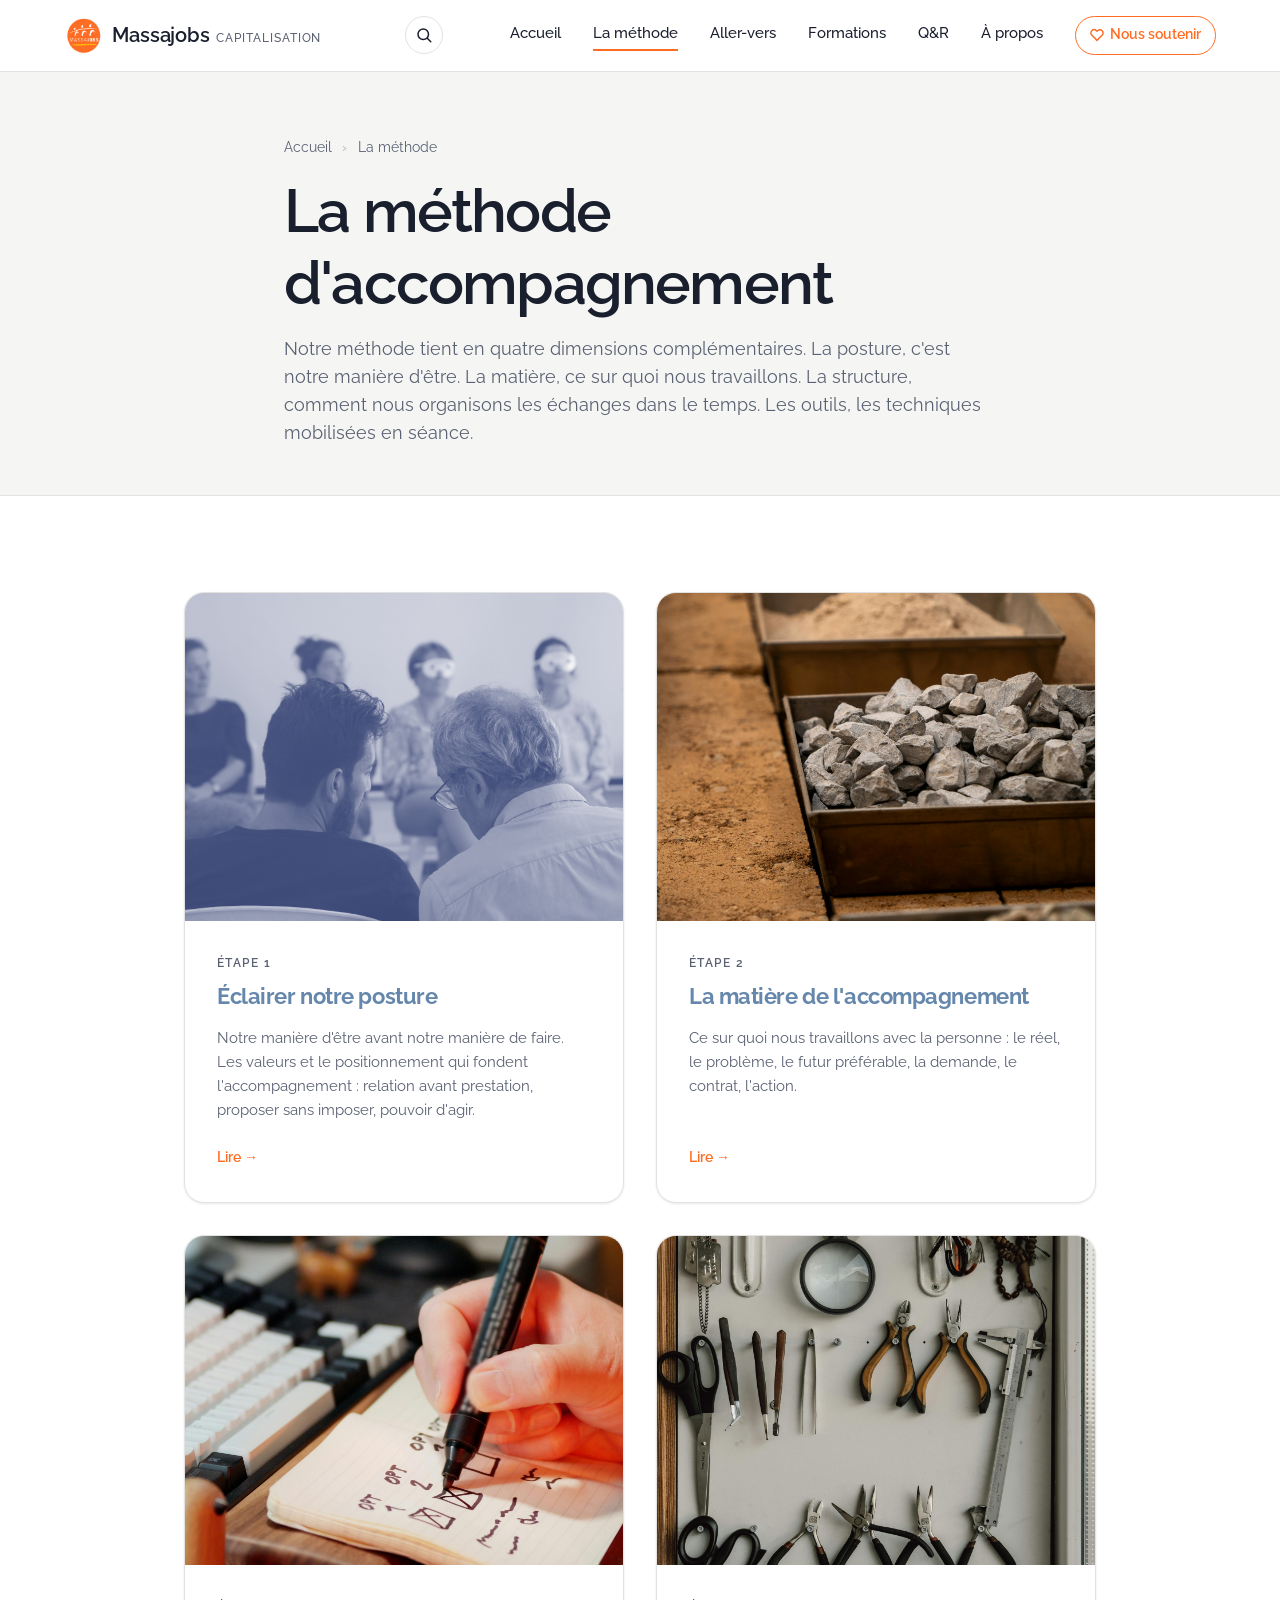
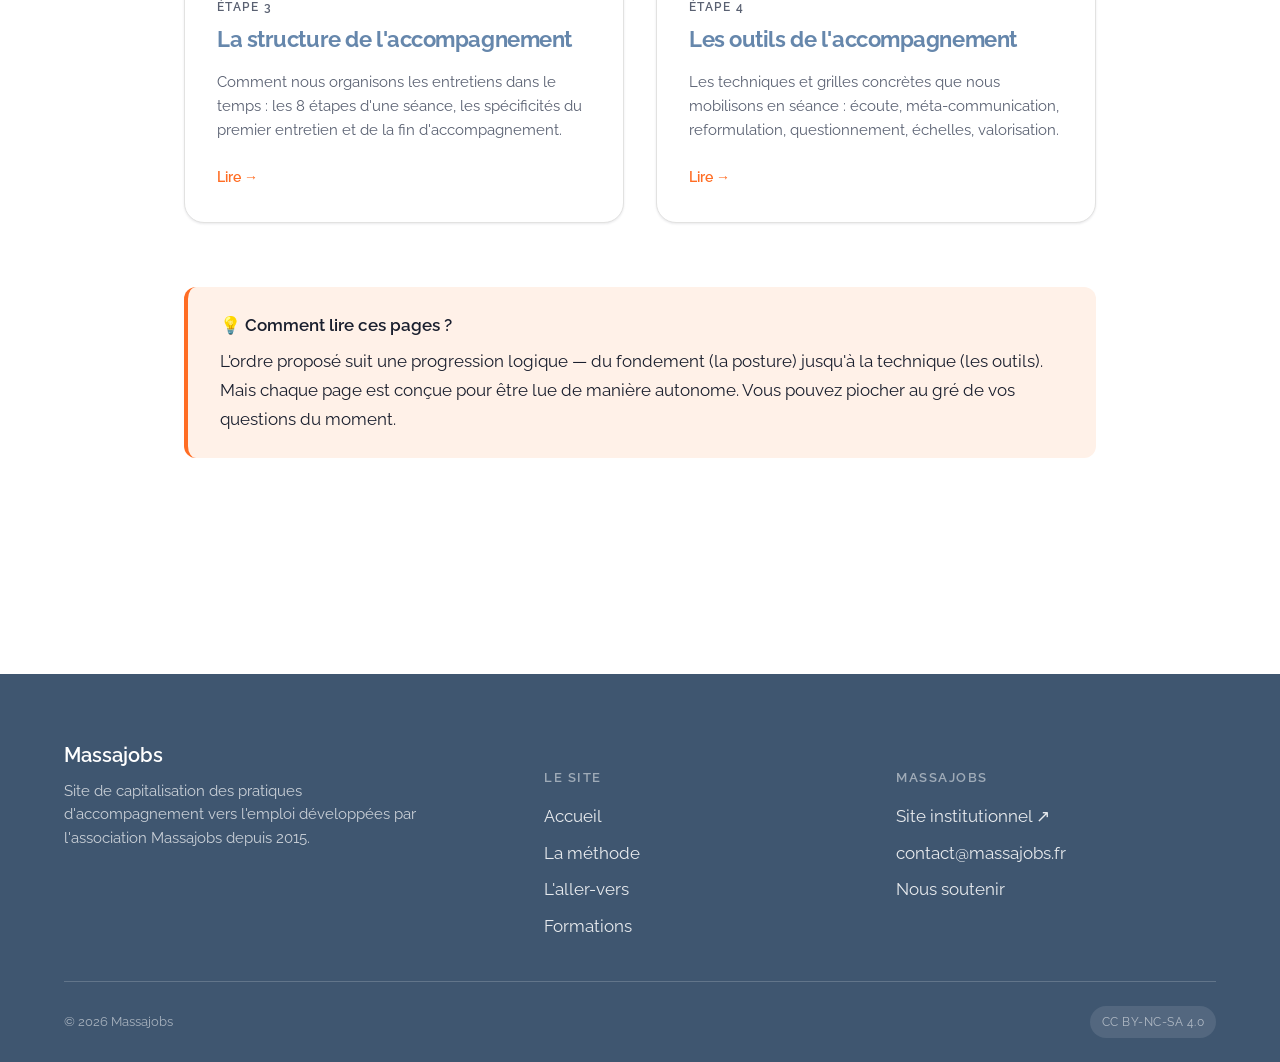
<file: pages/methode.html>
<!DOCTYPE html>
<html lang="fr">
<head>
    <meta charset="UTF-8">
    <meta name="viewport" content="width=device-width, initial-scale=1.0">
    <title>La méthode d'accompagnement — Massajobs</title>
    <meta name="description" content="Quatre pages pour comprendre comment Massajobs accompagne vers l'emploi : posture, matière, structure et outils.">
    <link rel="preconnect" href="https://fonts.googleapis.com">
    <link rel="preconnect" href="https://fonts.gstatic.com" crossorigin>
    <link href="https://fonts.googleapis.com/css2?family=Raleway:wght@300;400;500;600;700;800&display=swap" rel="stylesheet">
    <link rel="stylesheet" href="../assets/css/style.css">
    <link rel="icon" type="image/png" sizes="32x32" href="../assets/img/favicon-32.png">
    <link rel="icon" type="image/png" sizes="16x16" href="../assets/img/favicon-16.png">
    <link rel="apple-touch-icon" href="../assets/img/logo-massajobs.png">
    <!-- Cloudflare Web Analytics --><script defer src='https://static.cloudflareinsights.com/beacon.min.js' data-cf-beacon='{"token": "e98f2f7f44a84af298287a1209a644d6"}'></script><!-- End Cloudflare Web Analytics -->
</head>
<body>

<header class="site-header">
    <div class="site-header__inner">
        <a href="../index.html" class="site-logo">
            <img src="../assets/img/logo-massajobs.png" alt="" class="site-logo__img" aria-hidden="true">
            <span class="site-logo__text">
                <strong>Massajobs</strong>
                <small>Capitalisation</small>
            </span>
        </a>
        <button class="menu-toggle" aria-label="Menu" onclick="document.querySelector('.site-nav').classList.toggle('open')">☰</button>
        <button type="button" class="search-toggle" aria-label="Rechercher dans le site" title="Rechercher (⌘/Ctrl + K)"><svg viewBox="0 0 24 24" fill="none" stroke="currentColor" stroke-width="2" stroke-linecap="round" stroke-linejoin="round" aria-hidden="true"><circle cx="11" cy="11" r="7"/><path d="m21 21-4.3-4.3"/></svg></button>
        <nav class="site-nav">
            <a href="../index.html">Accueil</a>
            <div class="nav-dropdown"><a href="methode.html" class="nav-dropdown__trigger active">La méthode</a><div class="nav-dropdown__menu"><a href="posture.html">Éclairer notre posture</a><a href="matiere.html">La matière</a><a href="structure.html">La structure</a><a href="outils.html">Les outils</a></div></div>
            <a href="aller-vers.html">Aller-vers</a>
            <a href="offre.html">Formations</a>
            <a href="questions-reponses.html">Q&amp;R</a>
            <a href="a-propos.html">À propos</a>
            <a href="nous-soutenir.html" class="nav-donate">Nous soutenir</a>
        </nav>
    </div>
</header>

<section class="article-header">
    <div class="article-header__inner">
        <div class="breadcrumb">
            <a href="../index.html">Accueil</a>
            <span class="breadcrumb__sep">›</span>
            <span>La méthode</span>
        </div>
        <h1>La méthode d'accompagnement</h1>
        <p class="article-header__lead">
            Notre méthode tient en quatre dimensions complémentaires. La posture, c'est notre manière d'être.
            La matière, ce sur quoi nous travaillons. La structure, comment nous organisons les échanges dans le temps.
            Les outils, les techniques mobilisées en séance.
        </p>
    </div>
</section>

<section class="section">
    <div class="container-medium">
        <div class="method-grid">

            <a href="posture.html" class="method-card">
                <div class="method-card__image">
                    <img src="../assets/img/pillar-posture.png" alt="" loading="lazy">
                </div>
                <div class="method-card__body">
                    <span class="method-card__num">Étape 1</span>
                    <h3 class="method-card__title">Éclairer notre posture</h3>
                    <p class="method-card__lead">
                        Notre manière d'être avant notre manière de faire. Les valeurs et le positionnement qui fondent l'accompagnement :
                        relation avant prestation, proposer sans imposer, pouvoir d'agir.
                    </p>
                    <span class="method-card__link">Lire →</span>
                </div>
            </a>

            <a href="matiere.html" class="method-card">
                <div class="method-card__image">
                    <img src="../assets/img/pillar-matiere.jpg" alt="" loading="lazy">
                </div>
                <div class="method-card__body">
                    <span class="method-card__num">Étape 2</span>
                    <h3 class="method-card__title">La matière de l'accompagnement</h3>
                    <p class="method-card__lead">
                        Ce sur quoi nous travaillons avec la personne : le réel, le problème, le futur préférable,
                        la demande, le contrat, l'action.
                    </p>
                    <span class="method-card__link">Lire →</span>
                </div>
            </a>

            <a href="structure.html" class="method-card">
                <div class="method-card__image">
                    <img src="../assets/img/pillar-structure.jpg" alt="" loading="lazy">
                </div>
                <div class="method-card__body">
                    <span class="method-card__num">Étape 3</span>
                    <h3 class="method-card__title">La structure de l'accompagnement</h3>
                    <p class="method-card__lead">
                        Comment nous organisons les entretiens dans le temps : les 8 étapes d'une séance,
                        les spécificités du premier entretien et de la fin d'accompagnement.
                    </p>
                    <span class="method-card__link">Lire →</span>
                </div>
            </a>

            <a href="outils.html" class="method-card">
                <div class="method-card__image">
                    <img src="../assets/img/pillar-outils.jpg" alt="" loading="lazy">
                </div>
                <div class="method-card__body">
                    <span class="method-card__num">Étape 4</span>
                    <h3 class="method-card__title">Les outils de l'accompagnement</h3>
                    <p class="method-card__lead">
                        Les techniques et grilles concrètes que nous mobilisons en séance : écoute, méta-communication,
                        reformulation, questionnement, échelles, valorisation.
                    </p>
                    <span class="method-card__link">Lire →</span>
                </div>
            </a>

        </div>

        <div class="callout callout--idea" style="margin-top: var(--space-7);">
            <div class="callout__title">💡 Comment lire ces pages&nbsp;?</div>
            <p>L'ordre proposé suit une progression logique — du fondement (la posture) jusqu'à la technique (les outils).
            Mais chaque page est conçue pour être lue de manière autonome. Vous pouvez piocher au gré de vos questions du moment.</p>
        </div>
    </div>
</section>

<footer class="site-footer">
    <div class="container">
        <div class="site-footer__grid">
            <div>
                <div class="site-footer__brand">Massajobs</div>
                <p class="site-footer__lead">Site de capitalisation des pratiques d'accompagnement vers l'emploi développées par l'association Massajobs depuis 2015.</p>
            </div>
            <div>
                <h4>Le site</h4>
                <ul class="site-footer__links">
                    <li><a href="../index.html">Accueil</a></li>
                    <li><a href="methode.html">La méthode</a></li>
                    <li><a href="aller-vers.html">L'aller-vers</a></li>
                    <li><a href="offre.html">Formations</a></li>
                </ul>
            </div>
            <div>
                <h4>Massajobs</h4>
                <ul class="site-footer__links">
                    <li><a href="https://www.massajobs.org" target="_blank" rel="noopener">Site institutionnel ↗</a></li>
                    <li><a href="mailto:contact@massajobs.fr">contact@massajobs.fr</a></li><li><a href="nous-soutenir.html">Nous soutenir</a></li>
                </ul>
            </div>
        </div>
        <div class="site-footer__bottom">
            <span>© 2026 Massajobs</span>
            <span class="license-tag">CC BY-NC-SA 4.0</span>
        </div>
    </div>
</footer>

<script src="../assets/js/search.js" defer></script>
</body>
</html>
</file>
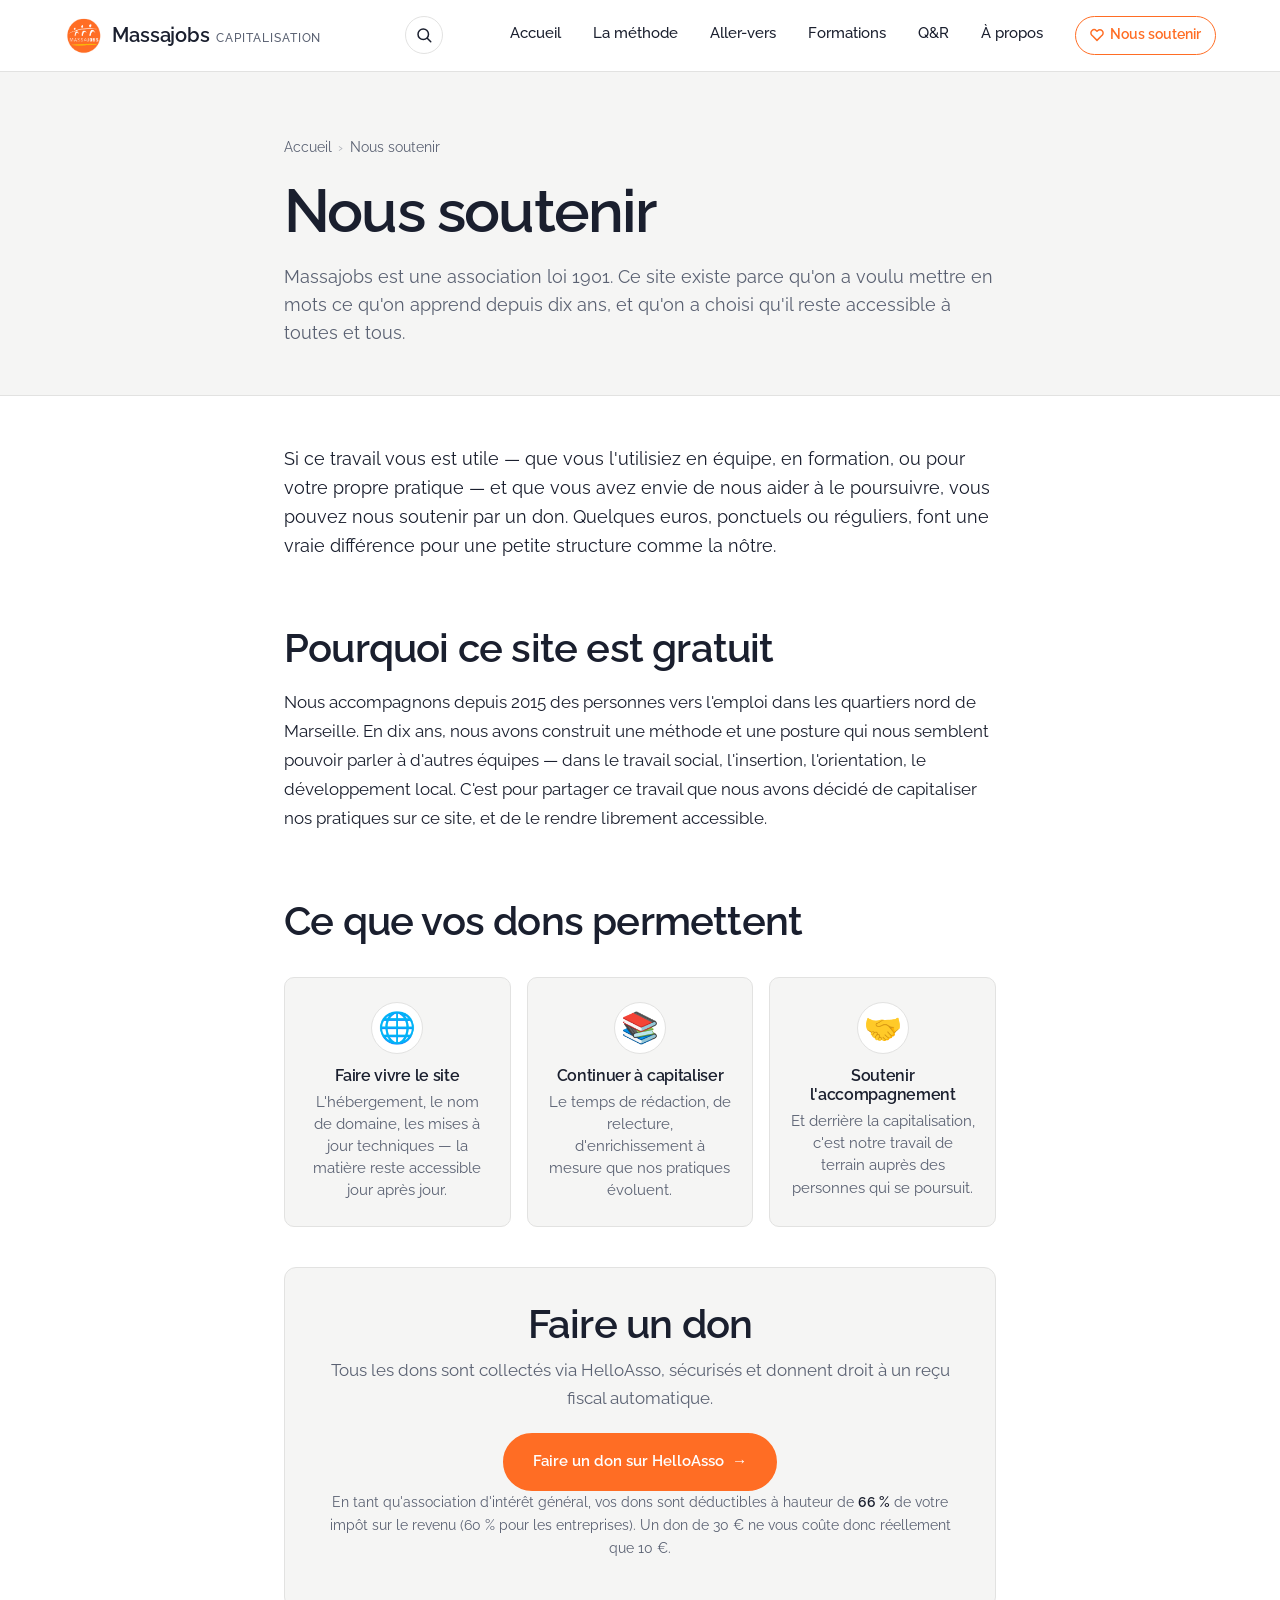
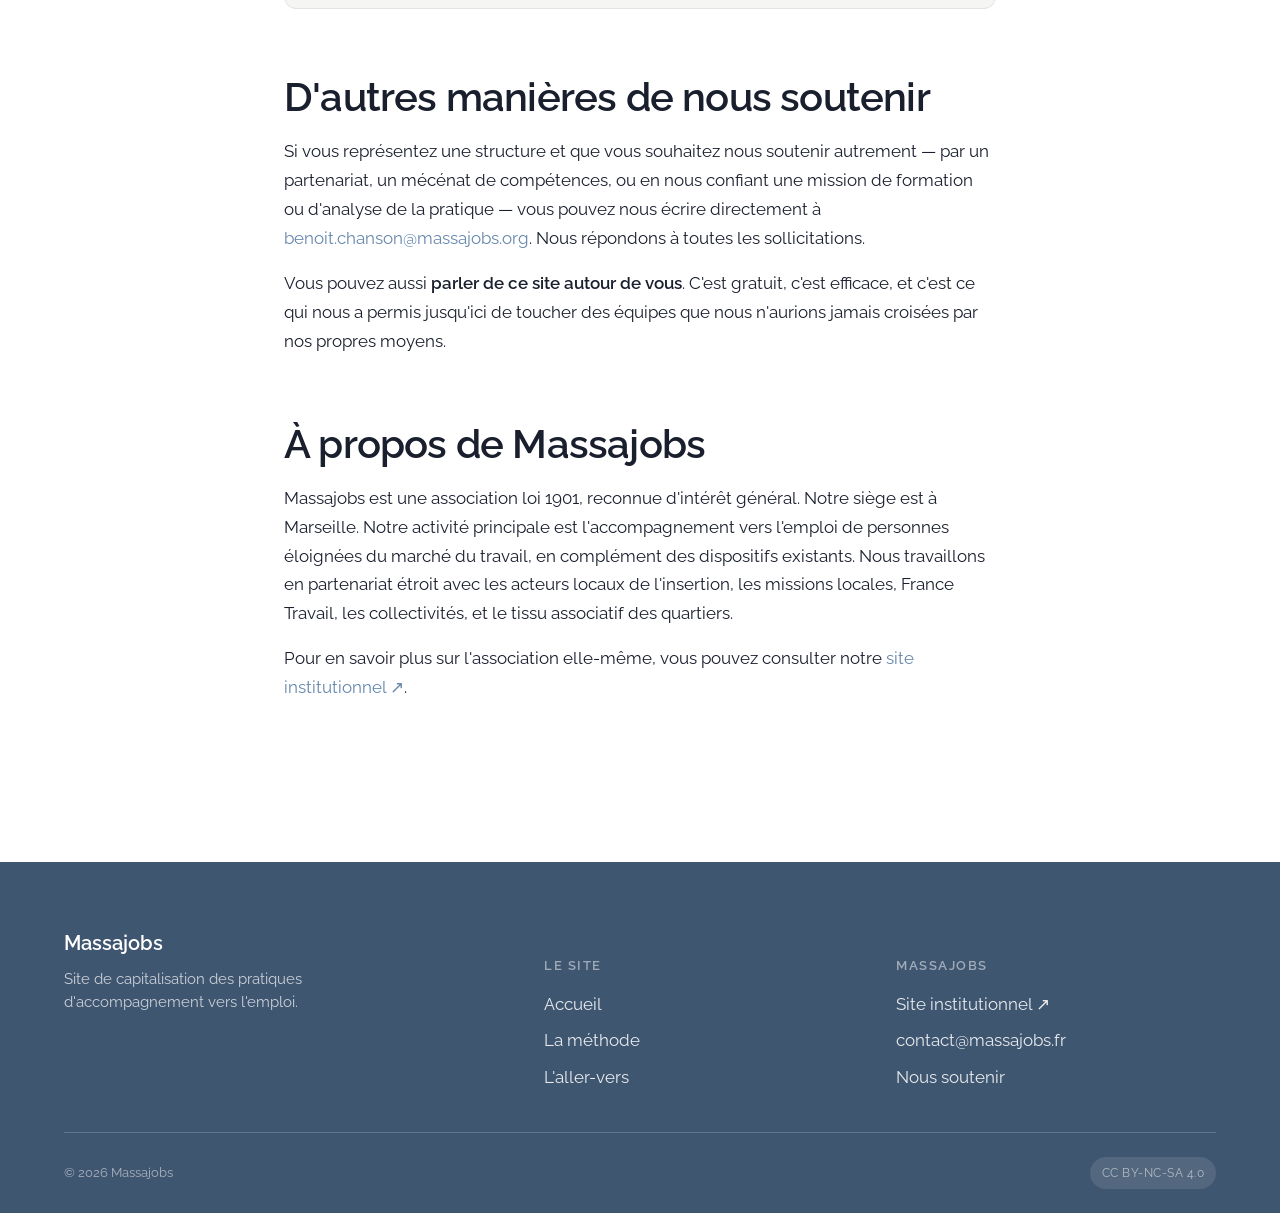
<file: pages/nous-soutenir.html>
<!DOCTYPE html>
<html lang="fr">
<head>
    <meta charset="UTF-8">
    <meta name="viewport" content="width=device-width, initial-scale=1.0">
    <title>Nous soutenir — Massajobs</title>
    <link rel="preconnect" href="https://fonts.googleapis.com">
    <link rel="preconnect" href="https://fonts.gstatic.com" crossorigin>
    <link href="https://fonts.googleapis.com/css2?family=Raleway:wght@300;400;500;600;700;800&display=swap" rel="stylesheet">
    <link rel="stylesheet" href="../assets/css/style.css">
    <link rel="icon" type="image/png" sizes="32x32" href="../assets/img/favicon-32.png">
    <link rel="icon" type="image/png" sizes="16x16" href="../assets/img/favicon-16.png">
    <link rel="apple-touch-icon" href="../assets/img/logo-massajobs.png">
</head>
<body>

<header class="site-header">
    <div class="site-header__inner">
        <a href="../index.html" class="site-logo">
            <img src="../assets/img/logo-massajobs.png" alt="" class="site-logo__img" aria-hidden="true">
            <span class="site-logo__text">
                <strong>Massajobs</strong>
                <small>Capitalisation</small>
            </span>
        </a>
        <button class="menu-toggle" aria-label="Menu" onclick="document.querySelector('.site-nav').classList.toggle('open')">☰</button>
        <button type="button" class="search-toggle" aria-label="Rechercher dans le site" title="Rechercher (⌘/Ctrl + K)"><svg viewBox="0 0 24 24" fill="none" stroke="currentColor" stroke-width="2" stroke-linecap="round" stroke-linejoin="round" aria-hidden="true"><circle cx="11" cy="11" r="7"/><path d="m21 21-4.3-4.3"/></svg></button>
        <nav class="site-nav">
            <a href="../index.html">Accueil</a>
            <div class="nav-dropdown"><a href="methode.html" class="nav-dropdown__trigger">La méthode</a><div class="nav-dropdown__menu"><a href="posture.html">Éclairer notre posture</a><a href="matiere.html">La matière</a><a href="structure.html">La structure</a><a href="outils.html">Les outils</a></div></div>
            <a href="aller-vers.html">Aller-vers</a>
            <a href="offre.html">Formations</a>
            <a href="questions-reponses.html">Q&amp;R</a>
            <a href="a-propos.html">À propos</a>
            <a href="nous-soutenir.html" class="nav-donate">Nous soutenir</a>
        </nav>
    </div>
</header>

<section class="article-header">
    <div class="article-header__inner">
        <div class="breadcrumb"><a href="../index.html">Accueil</a><span class="breadcrumb__sep">›</span><span>Nous soutenir</span></div>
        <h1>Nous soutenir</h1>
        <p class="article-header__lead">Massajobs est une association loi 1901. Ce site existe parce qu'on a voulu mettre en mots ce qu'on apprend depuis dix ans, et qu'on a choisi qu'il reste accessible à toutes et tous.</p>
    </div>
</section>

<div class="reading">

<p class="support-page__lead">
    Si ce travail vous est utile — que vous l'utilisiez en équipe, en formation, ou pour votre propre pratique — et que vous avez envie de nous aider à le poursuivre, vous pouvez nous soutenir par un don. Quelques euros, ponctuels ou réguliers, font une vraie différence pour une petite structure comme la nôtre.
</p>

<h2>Pourquoi ce site est gratuit</h2>
<p>
    Nous accompagnons depuis 2015 des personnes vers l'emploi dans les quartiers nord de Marseille. En dix ans, nous avons construit une méthode et une posture qui nous semblent pouvoir parler à d'autres équipes — dans le travail social, l'insertion, l'orientation, le développement local. C'est pour partager ce travail que nous avons décidé de capitaliser nos pratiques sur ce site, et de le rendre librement accessible.
</p>


<h2>Ce que vos dons permettent</h2>
<div class="support-grid">
    <div class="support-card">
        <div class="support-card__icon">🌐</div>
        <h3>Faire vivre le site</h3>
        <p>L'hébergement, le nom de domaine, les mises à jour techniques — la matière reste accessible jour après jour.</p>
    </div>
    <div class="support-card">
        <div class="support-card__icon">📚</div>
        <h3>Continuer à capitaliser</h3>
        <p>Le temps de rédaction, de relecture, d'enrichissement à mesure que nos pratiques évoluent.</p>
    </div>
    <div class="support-card">
        <div class="support-card__icon">🤝</div>
        <h3>Soutenir l'accompagnement</h3>
        <p>Et derrière la capitalisation, c'est notre travail de terrain auprès des personnes qui se poursuit.</p>
    </div>
</div>

<div class="donate-cta">
    <h2>Faire un don</h2>
    <p>Tous les dons sont collectés via HelloAsso, sécurisés et donnent droit à un reçu fiscal automatique.</p>
    <div class="donate-cta__buttons">
        <a href="https://www.helloasso.com/associations/massajobs/formulaires/4" target="_blank" rel="noopener" class="btn btn-primary btn-arrow">Faire un don sur HelloAsso</a>
    </div>
    <p class="donate-note">
        En tant qu'association d'intérêt général, vos dons sont déductibles à hauteur de <strong>66 %</strong> de votre impôt sur le revenu (60 % pour les entreprises). Un don de 30 € ne vous coûte donc réellement que 10 €.
    </p>
</div>

<h2>D'autres manières de nous soutenir</h2>
<p>
    Si vous représentez une structure et que vous souhaitez nous soutenir autrement — par un partenariat, un mécénat de compétences, ou en nous confiant une mission de formation ou d'analyse de la pratique — vous pouvez nous écrire directement à <a href="mailto:benoit.chanson@massajobs.org">benoit.chanson@massajobs.org</a>. Nous répondons à toutes les sollicitations.
</p>
<p>
    Vous pouvez aussi <strong>parler de ce site autour de vous</strong>. C'est gratuit, c'est efficace, et c'est ce qui nous a permis jusqu'ici de toucher des équipes que nous n'aurions jamais croisées par nos propres moyens.
</p>

<h2>À propos de Massajobs</h2>
<p>
    Massajobs est une association loi 1901, reconnue d'intérêt général. Notre siège est à Marseille. Notre activité principale est l'accompagnement vers l'emploi de personnes éloignées du marché du travail, en complément des dispositifs existants. Nous travaillons en partenariat étroit avec les acteurs locaux de l'insertion, les missions locales, France Travail, les collectivités, et le tissu associatif des quartiers.
</p>
<p>
    Pour en savoir plus sur l'association elle-même, vous pouvez consulter notre <a href="https://www.massajobs.org" target="_blank" rel="noopener">site institutionnel ↗</a>.
</p>

</div>

<footer class="site-footer">
    <div class="container">
        <div class="site-footer__grid">
            <div>
                <div class="site-footer__brand">Massajobs</div>
                <p class="site-footer__lead">Site de capitalisation des pratiques d'accompagnement vers l'emploi.</p>
            </div>
            <div>
                <h4>Le site</h4>
                <ul class="site-footer__links">
                    <li><a href="../index.html">Accueil</a></li>
                    <li><a href="methode.html">La méthode</a></li>
                    <li><a href="aller-vers.html">L'aller-vers</a></li>
                </ul>
            </div>
            <div>
                <h4>Massajobs</h4>
                <ul class="site-footer__links">
                    <li><a href="https://www.massajobs.org" target="_blank" rel="noopener">Site institutionnel ↗</a></li>
                    <li><a href="mailto:contact@massajobs.fr">contact@massajobs.fr</a></li>
                    <li><a href="nous-soutenir.html">Nous soutenir</a></li>
                </ul>
            </div>
        </div>
        <div class="site-footer__bottom">
            <span>© 2026 Massajobs</span>
            <span class="license-tag">CC BY-NC-SA 4.0</span>
        </div>
    </div>
</footer>

<script src="../assets/js/search.js" defer></script>
</body>
</html>
</file>
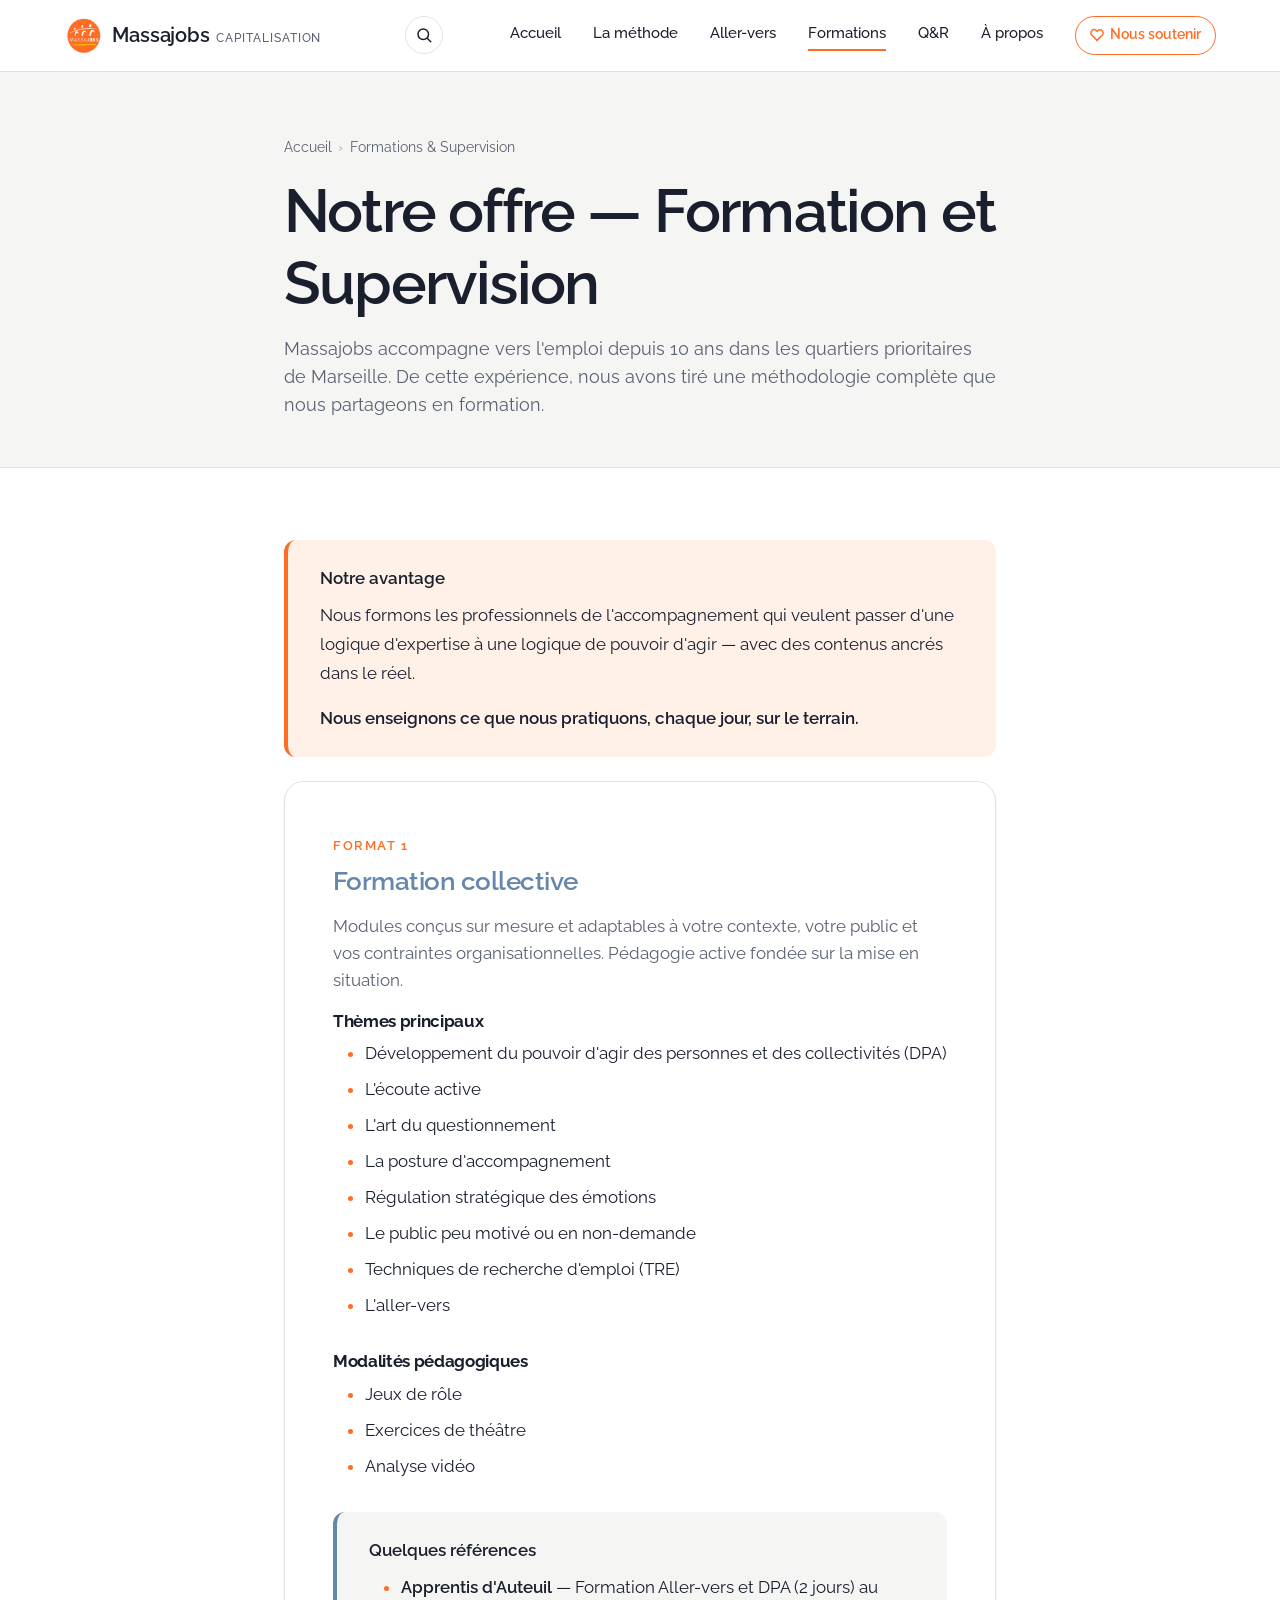
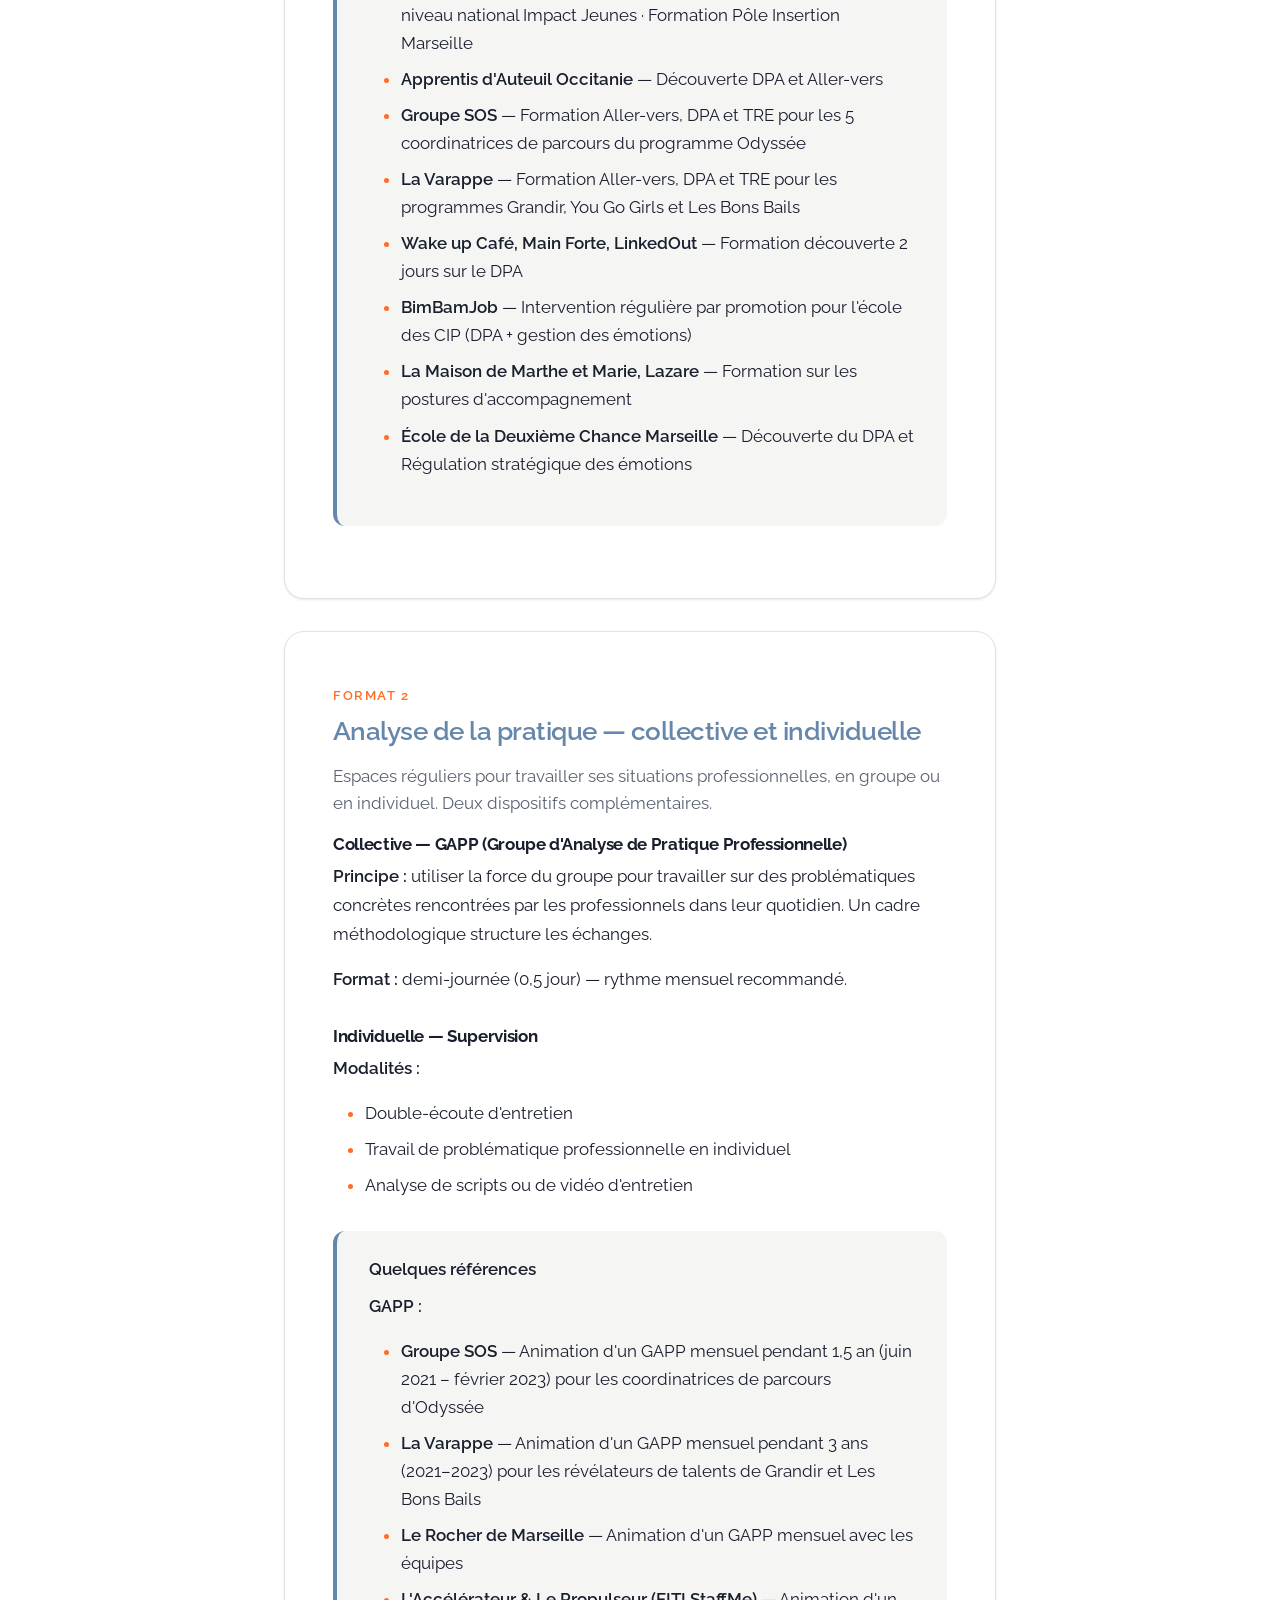
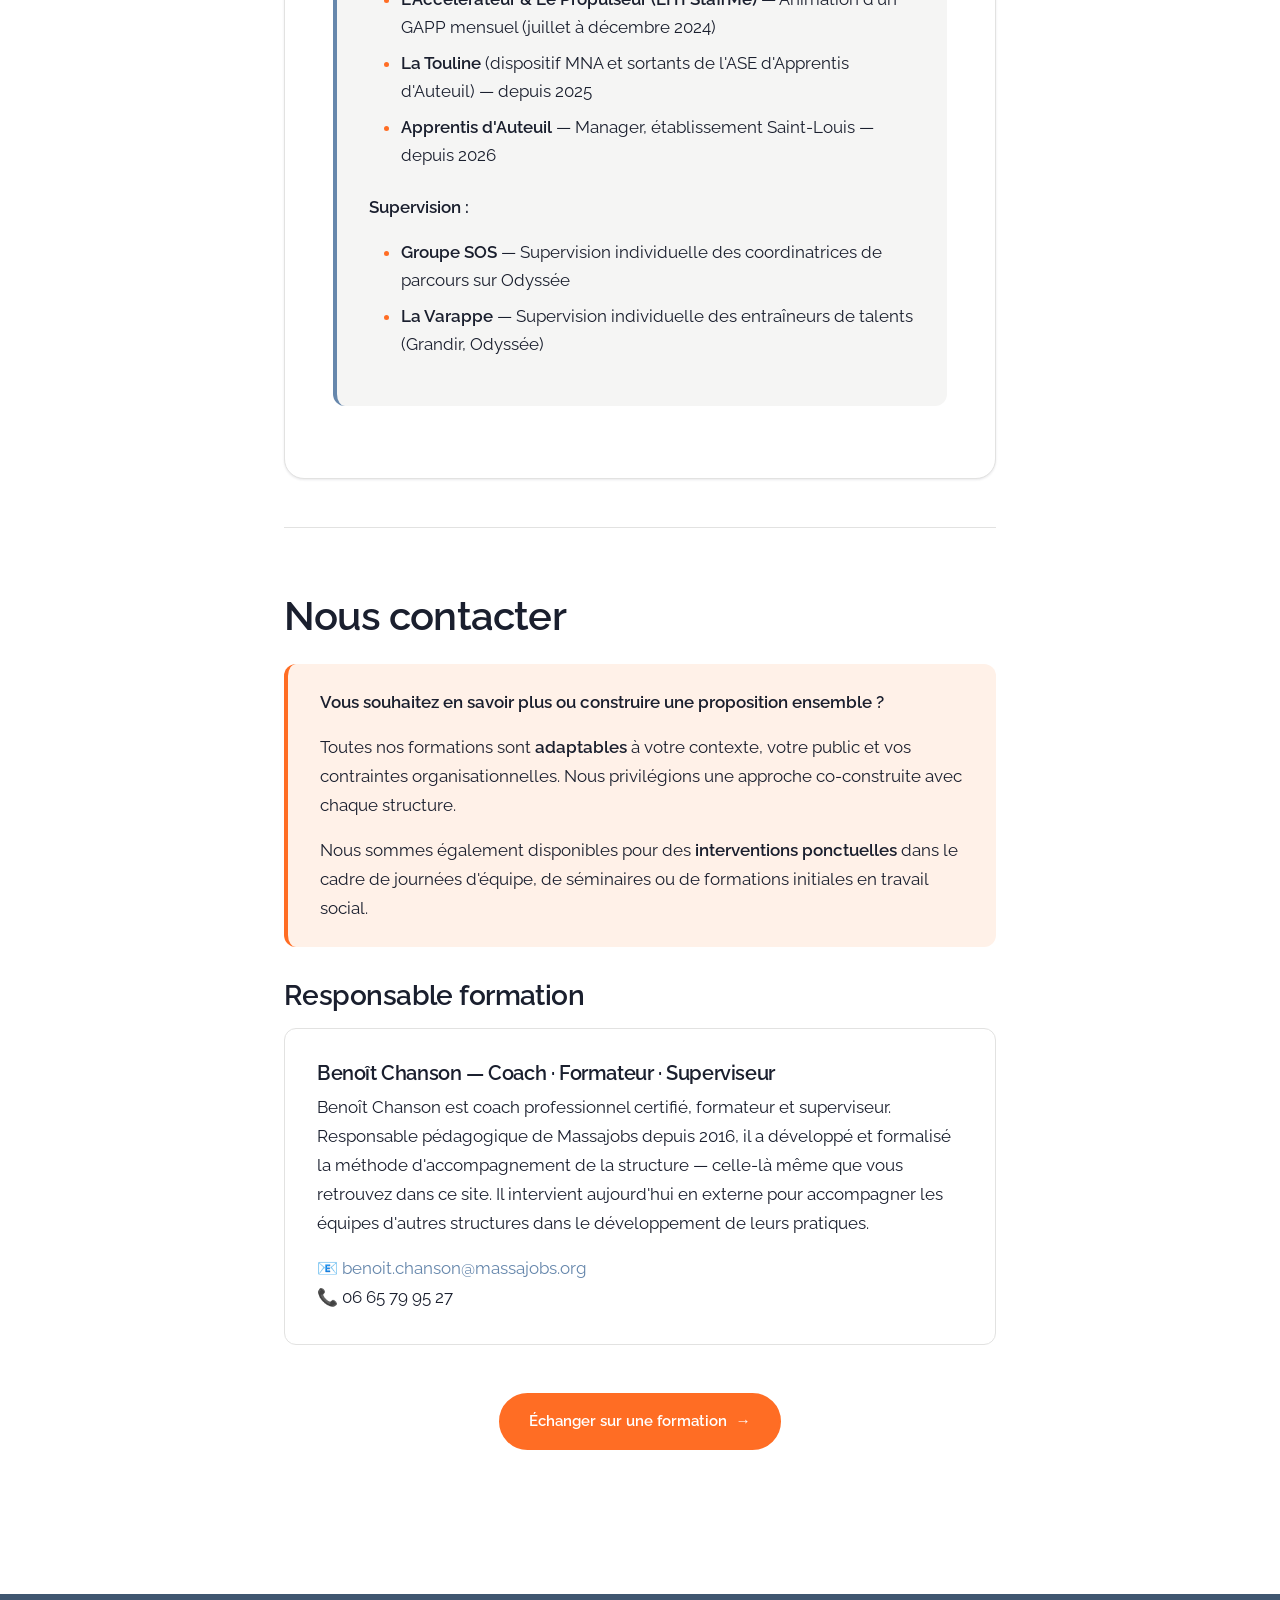
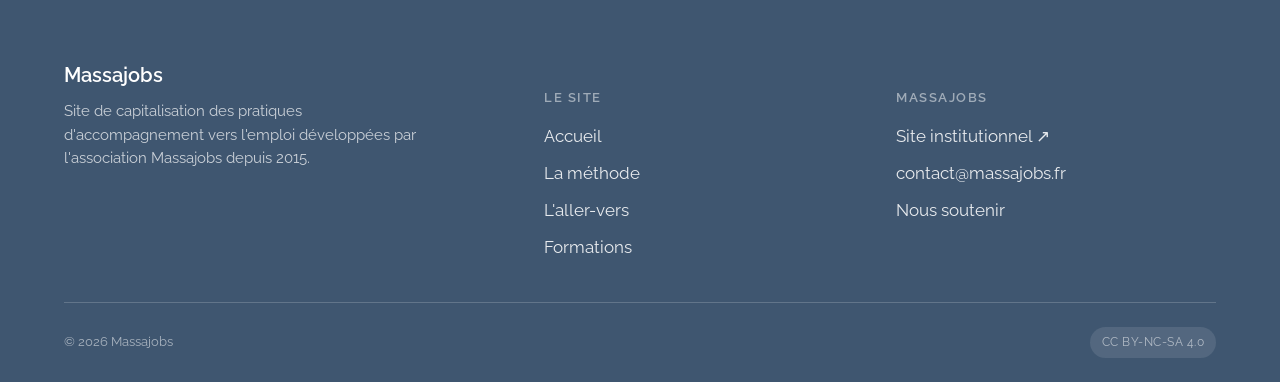
<file: pages/offre.html>
<!DOCTYPE html>
<html lang="fr">
<head>
    <meta charset="UTF-8">
    <meta name="viewport" content="width=device-width, initial-scale=1.0">
    <title>Formations et supervision — Massajobs</title>
    <link rel="preconnect" href="https://fonts.googleapis.com">
    <link rel="preconnect" href="https://fonts.gstatic.com" crossorigin>
    <link href="https://fonts.googleapis.com/css2?family=Raleway:wght@300;400;500;600;700;800&display=swap" rel="stylesheet">
    <link rel="stylesheet" href="../assets/css/style.css">
    <link rel="icon" type="image/png" sizes="32x32" href="../assets/img/favicon-32.png">
    <link rel="icon" type="image/png" sizes="16x16" href="../assets/img/favicon-16.png">
    <link rel="apple-touch-icon" href="../assets/img/logo-massajobs.png">
    <!-- Cloudflare Web Analytics --><script defer src='https://static.cloudflareinsights.com/beacon.min.js' data-cf-beacon='{"token": "e98f2f7f44a84af298287a1209a644d6"}'></script><!-- End Cloudflare Web Analytics -->
</head>
<body>

<header class="site-header">
    <div class="site-header__inner">
        <a href="../index.html" class="site-logo">
            <img src="../assets/img/logo-massajobs.png" alt="" class="site-logo__img" aria-hidden="true">
            <span class="site-logo__text">
                <strong>Massajobs</strong>
                <small>Capitalisation</small>
            </span>
        </a>
        <button class="menu-toggle" aria-label="Menu" onclick="document.querySelector('.site-nav').classList.toggle('open')">☰</button>
        <button type="button" class="search-toggle" aria-label="Rechercher dans le site" title="Rechercher (⌘/Ctrl + K)"><svg viewBox="0 0 24 24" fill="none" stroke="currentColor" stroke-width="2" stroke-linecap="round" stroke-linejoin="round" aria-hidden="true"><circle cx="11" cy="11" r="7"/><path d="m21 21-4.3-4.3"/></svg></button>
        <nav class="site-nav">
            <a href="../index.html">Accueil</a>
            <div class="nav-dropdown"><a href="methode.html" class="nav-dropdown__trigger">La méthode</a><div class="nav-dropdown__menu"><a href="posture.html">Éclairer notre posture</a><a href="matiere.html">La matière</a><a href="structure.html">La structure</a><a href="outils.html">Les outils</a></div></div>
            <a href="aller-vers.html">Aller-vers</a>
            <a href="offre.html" class="active">Formations</a>
            <a href="questions-reponses.html">Q&amp;R</a>
            <a href="a-propos.html">À propos</a>
            <a href="nous-soutenir.html" class="nav-donate">Nous soutenir</a>
        </nav>
    </div>
</header>

<section class="article-header">
    <div class="article-header__inner">
        <div class="breadcrumb"><a href="../index.html">Accueil</a><span class="breadcrumb__sep">›</span><span>Formations & Supervision</span></div>
        <h1>Notre offre — Formation et Supervision</h1>
        <p class="article-header__lead">Massajobs accompagne vers l'emploi depuis 10 ans dans les quartiers prioritaires de Marseille. De cette expérience, nous avons tiré une méthodologie complète que nous partageons en formation.</p>
    </div>
</section>

<div class="reading">

<div class="callout callout--idea">
    <div class="callout__title">Notre avantage</div>
    <p>Nous formons les professionnels de l'accompagnement qui veulent passer d'une logique d'expertise à une logique de pouvoir d'agir — avec des contenus ancrés dans le réel.</p>
    <p><strong>Nous enseignons ce que nous pratiquons, chaque jour, sur le terrain.</strong></p>
</div>

<article class="offer-block">
    <span class="kicker">Format 1</span>
    <h2>Formation collective</h2>
    <p class="offer-block__lead">Modules conçus sur mesure et adaptables à votre contexte, votre public et vos contraintes organisationnelles. Pédagogie active fondée sur la mise en situation.</p>

    <h3>Thèmes principaux</h3>
    <ul>
        <li>Développement du pouvoir d'agir des personnes et des collectivités (DPA)</li>
        <li>L'écoute active</li>
        <li>L'art du questionnement</li>
        <li>La posture d'accompagnement</li>
        <li>Régulation stratégique des émotions</li>
        <li>Le public peu motivé ou en non-demande</li>
        <li>Techniques de recherche d'emploi (TRE)</li>
        <li>L'aller-vers</li>
    </ul>

    <h3>Modalités pédagogiques</h3>
    <ul>
        <li>Jeux de rôle</li>
        <li>Exercices de théâtre</li>
        <li>Analyse vidéo</li>
    </ul>

    <div class="callout">
        <div class="callout__title">Quelques références</div>
        <ul>
            <li><strong>Apprentis d'Auteuil</strong> — Formation Aller-vers et DPA (2 jours) au niveau national Impact Jeunes · Formation Pôle Insertion Marseille</li>
            <li><strong>Apprentis d'Auteuil Occitanie</strong> — Découverte DPA et Aller-vers</li>
            <li><strong>Groupe SOS</strong> — Formation Aller-vers, DPA et TRE pour les 5 coordinatrices de parcours du programme Odyssée</li>
            <li><strong>La Varappe</strong> — Formation Aller-vers, DPA et TRE pour les programmes Grandir, You Go Girls et Les Bons Bails</li>
            <li><strong>Wake up Café, Main Forte, LinkedOut</strong> — Formation découverte 2 jours sur le DPA</li>
            <li><strong>BimBamJob</strong> — Intervention régulière par promotion pour l'école des CIP (DPA + gestion des émotions)</li>
            <li><strong>La Maison de Marthe et Marie, Lazare</strong> — Formation sur les postures d'accompagnement</li>
            <li><strong>École de la Deuxième Chance Marseille</strong> — Découverte du DPA et Régulation stratégique des émotions</li>
        </ul>
    </div>
</article>

<article class="offer-block">
    <span class="kicker">Format 2</span>
    <h2>Analyse de la pratique — collective et individuelle</h2>
    <p class="offer-block__lead">Espaces réguliers pour travailler ses situations professionnelles, en groupe ou en individuel. Deux dispositifs complémentaires.</p>

    <h3>Collective — GAPP (Groupe d'Analyse de Pratique Professionnelle)</h3>
    <p><strong>Principe :</strong> utiliser la force du groupe pour travailler sur des problématiques concrètes rencontrées par les professionnels dans leur quotidien. Un cadre méthodologique structure les échanges.</p>
    <p><strong>Format :</strong> demi-journée (0,5 jour) — rythme mensuel recommandé.</p>

    <h3>Individuelle — Supervision</h3>
    <p><strong>Modalités :</strong></p>
    <ul>
        <li>Double-écoute d'entretien</li>
        <li>Travail de problématique professionnelle en individuel</li>
        <li>Analyse de scripts ou de vidéo d'entretien</li>
    </ul>

    <div class="callout">
        <div class="callout__title">Quelques références</div>
        <p><strong>GAPP :</strong></p>
        <ul>
            <li><strong>Groupe SOS</strong> — Animation d'un GAPP mensuel pendant 1,5 an (juin 2021 – février 2023) pour les coordinatrices de parcours d'Odyssée</li>
            <li><strong>La Varappe</strong> — Animation d'un GAPP mensuel pendant 3 ans (2021–2023) pour les révélateurs de talents de Grandir et Les Bons Bails</li>
            <li><strong>Le Rocher de Marseille</strong> — Animation d'un GAPP mensuel avec les équipes</li>
            <li><strong>L'Accélérateur &amp; Le Propulseur (EITI StaffMe)</strong> — Animation d'un GAPP mensuel (juillet à décembre 2024)</li>
            <li><strong>La Touline</strong> (dispositif MNA et sortants de l'ASE d'Apprentis d'Auteuil) — depuis 2025</li>
            <li><strong>Apprentis d'Auteuil</strong> — Manager, établissement Saint-Louis — depuis 2026</li>
        </ul>
        <p style="margin-top: var(--space-3);"><strong>Supervision :</strong></p>
        <ul>
            <li><strong>Groupe SOS</strong> — Supervision individuelle des coordinatrices de parcours sur Odyssée</li>
            <li><strong>La Varappe</strong> — Supervision individuelle des entraîneurs de talents (Grandir, Odyssée)</li>
        </ul>
    </div>
</article>

<hr>

<h2>Nous contacter</h2>

<div class="callout callout--idea">
    <p><strong>Vous souhaitez en savoir plus ou construire une proposition ensemble ?</strong></p>
    <p>Toutes nos formations sont <strong>adaptables</strong> à votre contexte, votre public et vos contraintes organisationnelles. Nous privilégions une approche co-construite avec chaque structure.</p>
    <p>Nous sommes également disponibles pour des <strong>interventions ponctuelles</strong> dans le cadre de journées d'équipe, de séminaires ou de formations initiales en travail social.</p>
</div>

<h3>Responsable formation</h3>
<div style="background: var(--color-white); border: 1px solid var(--color-border); border-radius: var(--radius-md); padding: var(--space-5); margin-top: var(--space-3);">
    <h4 style="margin-top: 0; font-size: 1.25rem;">Benoît Chanson — Coach · Formateur · Superviseur</h4>
    <p>Benoît Chanson est coach professionnel certifié, formateur et superviseur. Responsable pédagogique de Massajobs depuis 2016, il a développé et formalisé la méthode d'accompagnement de la structure — celle-là même que vous retrouvez dans ce site. Il intervient aujourd'hui en externe pour accompagner les équipes d'autres structures dans le développement de leurs pratiques.</p>
    <p style="margin-bottom: 0;">
        📧 <a href="mailto:benoit.chanson@massajobs.org">benoit.chanson@massajobs.org</a><br>
        📞 06 65 79 95 27
    </p>
</div>

<div style="text-align: center; margin-top: var(--space-6);">
    <a href="mailto:benoit.chanson@massajobs.org" class="btn btn-primary btn-arrow">Échanger sur une formation</a>
</div>

</div>

<footer class="site-footer">
    <div class="container">
        <div class="site-footer__grid">
            <div>
                <div class="site-footer__brand">Massajobs</div>
                <p class="site-footer__lead">Site de capitalisation des pratiques d'accompagnement vers l'emploi développées par l'association Massajobs depuis 2015.</p>
            </div>
            <div>
                <h4>Le site</h4>
                <ul class="site-footer__links">
                    <li><a href="../index.html">Accueil</a></li>
                    <li><a href="methode.html">La méthode</a></li>
                    <li><a href="aller-vers.html">L'aller-vers</a></li>
                    <li><a href="offre.html">Formations</a></li>
                </ul>
            </div>
            <div>
                <h4>Massajobs</h4>
                <ul class="site-footer__links">
                    <li><a href="https://www.massajobs.org" target="_blank" rel="noopener">Site institutionnel ↗</a></li>
                    <li><a href="mailto:contact@massajobs.fr">contact@massajobs.fr</a></li><li><a href="nous-soutenir.html">Nous soutenir</a></li>
                </ul>
            </div>
        </div>
        <div class="site-footer__bottom">
            <span>© 2026 Massajobs</span>
            <span class="license-tag">CC BY-NC-SA 4.0</span>
        </div>
    </div>
</footer>

<script src="../assets/js/search.js" defer></script>
</body>
</html>
</file>
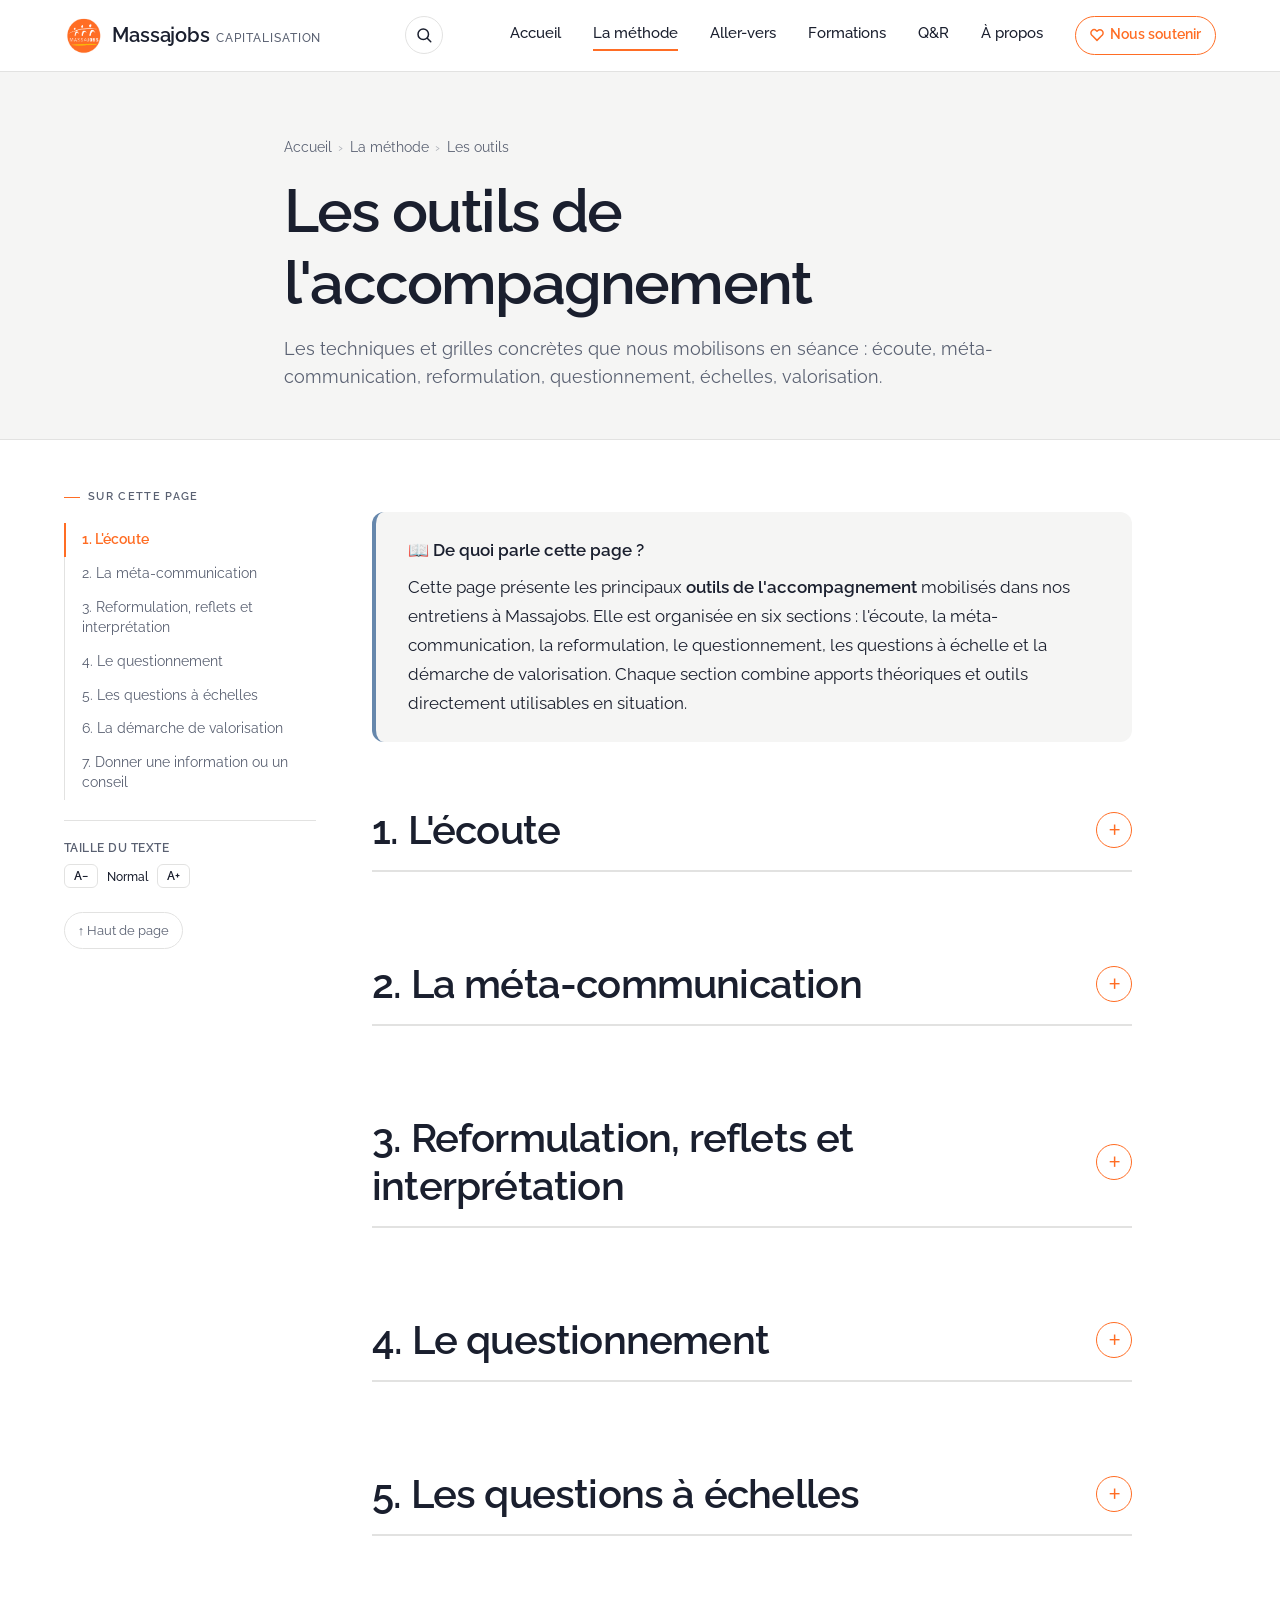
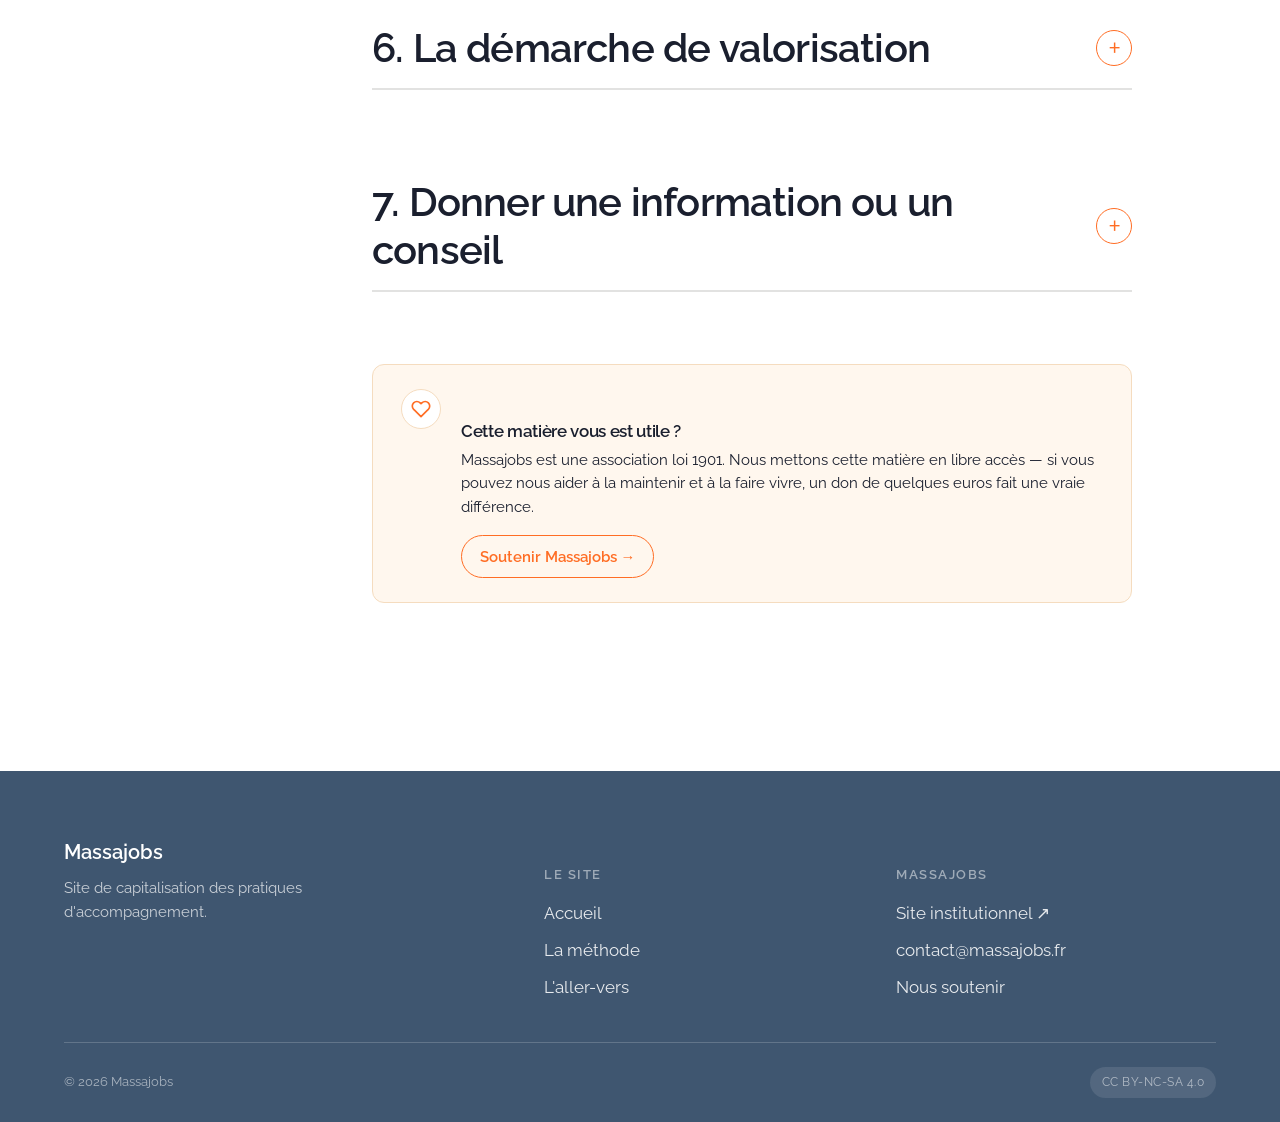
<file: pages/outils.html>
<!DOCTYPE html>
<html lang="fr">
<head>
    <meta charset="UTF-8">
    <meta name="viewport" content="width=device-width, initial-scale=1.0">
    <title>Les outils de l'accompagnement — Massajobs</title>
    <link rel="preconnect" href="https://fonts.googleapis.com">
    <link rel="preconnect" href="https://fonts.gstatic.com" crossorigin>
    <link href="https://fonts.googleapis.com/css2?family=Raleway:wght@300;400;500;600;700;800&display=swap" rel="stylesheet">
    <link rel="stylesheet" href="../assets/css/style.css">
    <link rel="icon" type="image/png" sizes="32x32" href="../assets/img/favicon-32.png">
    <link rel="icon" type="image/png" sizes="16x16" href="../assets/img/favicon-16.png">
    <link rel="apple-touch-icon" href="../assets/img/logo-massajobs.png">
    <!-- Cloudflare Web Analytics --><script defer src='https://static.cloudflareinsights.com/beacon.min.js' data-cf-beacon='{"token": "e98f2f7f44a84af298287a1209a644d6"}'></script><!-- End Cloudflare Web Analytics -->
</head>
<body>

<header class="site-header">
    <div class="site-header__inner">
        <a href="../index.html" class="site-logo">
            <img src="../assets/img/logo-massajobs.png" alt="" class="site-logo__img" aria-hidden="true">
            <span class="site-logo__text">
                <strong>Massajobs</strong>
                <small>Capitalisation</small>
            </span>
        </a>
        <button class="menu-toggle" onclick="document.querySelector('.site-nav').classList.toggle('open')">☰</button>
        <button type="button" class="search-toggle" aria-label="Rechercher dans le site" title="Rechercher (⌘/Ctrl + K)"><svg viewBox="0 0 24 24" fill="none" stroke="currentColor" stroke-width="2" stroke-linecap="round" stroke-linejoin="round" aria-hidden="true"><circle cx="11" cy="11" r="7"/><path d="m21 21-4.3-4.3"/></svg></button>
        <nav class="site-nav">
            <a href="../index.html">Accueil</a>
            <div class="nav-dropdown"><a href="methode.html" class="nav-dropdown__trigger active">La méthode</a><div class="nav-dropdown__menu"><a href="posture.html">Éclairer notre posture</a><a href="matiere.html">La matière</a><a href="structure.html">La structure</a><a href="outils.html">Les outils</a></div></div>
            <a href="aller-vers.html">Aller-vers</a>
            <a href="offre.html">Formations</a>
            <a href="questions-reponses.html">Q&amp;R</a>
            <a href="a-propos.html">À propos</a>
            <a href="nous-soutenir.html" class="nav-donate">Nous soutenir</a>
        </nav>
    </div>
</header>

<section class="article-header">
    <div class="article-header__inner">
        <div class="breadcrumb"><a href="../index.html">Accueil</a><span class="breadcrumb__sep">›</span><a href="methode.html">La méthode</a><span class="breadcrumb__sep">›</span><span>Les outils</span></div>
        <h1>Les outils de l'accompagnement</h1>
        <p class="article-header__lead">Les techniques et grilles concrètes que nous mobilisons en séance : écoute, méta-communication, reformulation, questionnement, échelles, valorisation.</p>
    </div>
</section>

<div class="article-layout">

<aside class="toc" aria-label="Sommaire de la page">
    <div class="toc__label">Sur cette page</div>
    <ul>
        <li><a href="#ecoute">1. L'écoute</a></li>
        <li><a href="#meta-communication">2. La méta-communication</a></li>
        <li><a href="#reformulation">3. Reformulation, reflets et interprétation</a></li>
        <li><a href="#questionnement">4. Le questionnement</a></li>
        <li><a href="#echelles">5. Les questions à échelles</a></li>
        <li><a href="#valorisation">6. La démarche de valorisation</a></li>
        <li><a href="#info-conseil">7. Donner une information ou un conseil</a></li>
    </ul>
    <a href="#top" class="toc__back-to-top" onclick="window.scrollTo({top:0,behavior:'smooth'});return false;">↑ Haut de page</a>
</aside>

<div class="reading">

<div class="callout">
    <div class="callout__title">📖 De quoi parle cette page ?</div>
    <p>Cette page présente les principaux <strong>outils de l'accompagnement</strong> mobilisés dans nos entretiens à Massajobs. Elle est organisée en six sections : l'écoute, la méta-communication, la reformulation, le questionnement, les questions à échelle et la démarche de valorisation. Chaque section combine apports théoriques et outils directement utilisables en situation.</p>
</div>

<details class="section-toggle">
<summary><h2 id="ecoute">1. L'écoute</h2></summary>
<div class="details__body">

<details class="section-toggle">
<summary><h3>Écoute active, écoute réflexive</h3></summary>
<div class="details__body">

<p>Savoir écouter l'autre est l'une des principales habiletés à développer dans la posture de l'accompagnateur. Comme le rappelle Kourilsky <a href="#ref-1-1">(1)</a>, <span class="hl">« l'écoute n'est pas innée : elle s'acquiert par l'apprentissage »</span>. C'est une compétence à développer.</p>

<p>Dans nos accompagnements, nous visons une <strong>« écoute réflexive »</strong> au sens où l'entend Rosengren <a href="#ref-1-2">(2)</a>. Selon lui, il s'agit d'« une façon de penser qui cherche à comprendre ce que la personne a à dire et qui s'intéresse avec respect à sa sagesse ».</p>

<p>Cette approche part du principe que la personne en sait plus que quiconque sur ce qui la concerne. Elle commence à connaître son objectif, sait ce qu'elle a déjà tenté, dispose d'informations sur son environnement et sur ses propres ressources internes. L'accompagnateur s'efforce de mobiliser ces savoirs avant tout chez la personne accompagnée.</p>

<ol>
    <li><strong>L'accompagnateur doit « faire taire » son propre cadre de référence</strong>, pour être réellement à l'écoute de celui de la personne et de ce qu'elle vit (référence Philippe Bigot <a href="#ref-1-3">(3)</a>).</li>
    <li><strong>Dans un second temps viendra celui des questions et des interventions</strong>, pour aider la personne à construire une vision du monde différente, sans en imposer une.</li>
    <li>Dans un troisième temps, le savoir et la vision du monde de l'accompagnateur peuvent être mobilisés non pour s'imposer, mais pour offrir des alternatives et co-construire avec la personne un savoir de situation adapté.</li>
</ol>

<div class="callout callout--idea">
    <div class="callout__title">💡 À retenir</div>
    <p>Nous avons donc vu que l'écoute exige d'abord un silence intérieur de l'accompagnateur, puis un questionnement, et enfin éventuellement l'apport de son propre savoir <em>comme alternative et non comme vérité</em>.</p>
</div>

<p>Par ailleurs, pour bien écouter, il est utile de connaître les principales attitudes d'écoute possibles. Porter <a href="#ref-1-4">(4)</a> en a identifié six. Le tableau suivant croise ces six attitudes avec les « impasses relationnelles » identifiées par Gordon — la reformulation, attitude clé de l'écoute active, est absente chez Gordon car elle n'y constitue pas une impasse.</p>

<div class="table-wrapper">
<table>
    <thead><tr><th>Attitude d'écoute (Porter)</th><th>Impasses relationnelles (Gordon)</th></tr></thead>
    <tbody>
        <tr><td><strong>Reformulation</strong></td><td><em>(absente — non-impasse)</em></td></tr>
        <tr><td><strong>Enquête</strong></td><td>Questionner ou demander des précisions ou des preuves</td></tr>
        <tr><td><strong>Soutien – Compréhension</strong></td><td>Réassurer, manifester sa sympathie ou consoler</td></tr>
        <tr><td><strong>Interprétation</strong></td><td>Interpréter ou analyser</td></tr>
        <tr><td><strong>Décision – Conseil</strong></td><td>Ordonner, diriger, commander · Mettre en garde, menacer · Donner des conseils, suggérer des solutions · Persuader par la logique ou l'argumentation · Dire ce qu'on devrait faire, moraliser</td></tr>
        <tr><td><strong>Évaluation – Jugement</strong></td><td>Manifester son accord, approuver, féliciter · Manifester son désaccord, juger, critiquer, blâmer · Faire honte, ridiculiser, étiqueter</td></tr>
        <tr><td><em>(non listée chez Porter)</em></td><td>Laisser tomber, distraire, faire de l'humour, changer de sujet (attitude d'évitement)</td></tr>
    </tbody>
</table>
</div>

<p><span class="hl">De manière générale, l'écoute dite « active » privilégie l'attitude de reformulation.</span></p>

<p>Porter propose également de situer ces attitudes selon leur degré de focalisation (sur soi ou sur l'autre) et leur niveau d'influence sur l'interlocuteur :</p>

<div class="table-wrapper">
<table>
    <thead><tr><th>Attitude</th><th>Focalisation sur soi</th><th>Focalisation sur l'autre</th><th>Niveau d'influence</th></tr></thead>
    <tbody>
        <tr><td>Reformulation</td><td>1</td><td>6</td><td>Non-influence</td></tr>
        <tr><td>Enquête</td><td>2</td><td>5</td><td>—</td></tr>
        <tr><td>Soutien – Compréhension</td><td>3</td><td>4</td><td>—</td></tr>
        <tr><td>Interprétation</td><td>4</td><td>3</td><td>—</td></tr>
        <tr><td>Décision – Conseil</td><td>5</td><td>2</td><td>—</td></tr>
        <tr><td>Évaluation – Jugement</td><td>6</td><td>1</td><td>Forte influence</td></tr>
    </tbody>
</table>
</div>

<p>Chacune de ces attitudes peut produire des effets positifs ou négatifs selon la manière dont elle est mobilisée :</p>

<details>
<summary>🔄 <strong>Reformulation</strong></summary>
<div class="details__body">
<p><em>Restituer le plus fidèlement possible la pensée et les sentiments de l'interlocuteur.</em></p>
<div class="callout callout--tip">
<div class="callout__title">🟢 Effets positifs</div>
<ul>
<li>Renforce la relation par le sentiment d'être considéré et reconnu</li>
<li>Permet à l'autre de se réentendre</li>
</ul>
</div>
<div class="callout callout--warning">
<div class="callout__title">🔴 Effet négatif</div>
<ul>
<li>Utilisée de manière mécanique, elle peut crisper l'interlocuteur, agacé de se retrouver face à un simple perroquet.</li>
</ul>
</div>
</div>
</details>

<details>
<summary>🔍 <strong>Enquête</strong></summary>
<div class="details__body">
<p><em>Recherche d'informations précises dans le discours de l'interlocuteur.</em></p>
<div class="callout callout--tip">
<div class="callout__title">🟢 Effets positifs</div>
<ul>
<li>Permet de comprendre le contexte</li>
<li>Permet d'aller questionner les angles morts</li>
<li>Donne à revoir, fait revivre des scènes de vie pour en tirer des apprentissages</li>
</ul>
</div>
<div class="callout callout--warning">
<div class="callout__title">🔴 Effets négatifs</div>
<ul>
<li>Peut donner l'impression de s'immiscer dans la vie de l'autre, d'être indiscret</li>
<li>Une recherche trop détaillée peut paraître longue et fastidieuse</li>
</ul>
</div>
</div>
</details>

<details>
<summary>🫖 <strong>Soutien – Compréhension</strong></summary>
<div class="details__body">
<p><em>Être particulièrement à l'écoute des ressentis et des émotions face à la situation.</em></p>
<div class="callout callout--tip">
<div class="callout__title">🟢 Effets positifs</div>
<ul>
<li>Permet d'être à l'écoute des ressentis et des émotions, ce qui peut être nécessaire pour passer d'une réaction émotionnelle à une réflexion plus ouverte</li>
<li>Permet à l'autre de se sentir moins seul face à son vécu</li>
</ul>
</div>
<div class="callout callout--warning">
<div class="callout__title">🔴 Effets négatifs</div>
<ul>
<li>Peut bloquer l'action si le soutien devient complaisant</li>
<li>Peut créer un sentiment de honte lié à une pitié perçue par l'interlocuteur</li>
</ul>
</div>
</div>
</details>

<details>
<summary>🔮 <strong>Interprétation</strong></summary>
<div class="details__body">
<p><em>Renvoie à l'autre une signification possible de ce qu'il vient de dire.</em></p>
<div class="callout callout--tip">
<div class="callout__title">🟢 Effets positifs</div>
<ul>
<li>Faire émerger des sous-entendus pour clarifier le sens</li>
<li>Faire émerger des éléments dont l'interlocuteur n'est pas conscient et lui offrir une autre vision du monde</li>
</ul>
</div>
<div class="callout callout--warning">
<div class="callout__title">🔴 Effets négatifs</div>
<ul>
<li>Mal utilisée, peut mettre l'interlocuteur en situation de dépendance, de frustration ou d'incompréhension</li>
<li>Peut contraindre l'autre à adopter notre vision du monde</li>
</ul>
</div>
</div>
</details>

<details>
<summary>📌 <strong>Décision – Conseil</strong></summary>
<div class="details__body">
<p><em>Dire à l'interlocuteur ce qu'il doit faire.</em></p>
<div class="callout callout--tip">
<div class="callout__title">🟢 Effet positif</div>
<ul>
<li>Pour les personnes peu autonomes, peut permettre de « mettre le pied à l'étrier » et de donner de l'élan</li>
</ul>
</div>
<div class="callout callout--warning">
<div class="callout__title">🔴 Effets négatifs</div>
<ul>
<li>Risque de créer de la dépendance</li>
<li>Peut créer de l'inhibition si la décision n'est pas acceptée</li>
</ul>
</div>
</div>
</details>

<details>
<summary>⚖️ <strong>Évaluation – Jugement</strong></summary>
<div class="details__body">
<p><em>Émettre un jugement de valeur sur ce que dit l'interlocuteur.</em></p>
<div class="callout callout--tip">
<div class="callout__title">🟢 Effet positif</div>
<ul>
<li>Permet à l'autre de se positionner par rapport à une référence externe et d'éventuellement ajuster ses représentations</li>
</ul>
</div>
<div class="callout callout--warning">
<div class="callout__title">🔴 Effets négatifs</div>
<ul>
<li>Peut fermer le dialogue</li>
<li>Peut amener l'intervenant à s'ériger en arbitre du bien et du mal</li>
<li>Peut susciter frustration et colère en cas d'évaluation négative</li>
</ul>
</div>
</div>
</details>

<div class="callout callout--tip">
<div class="callout__title">🛠️ Comment réduire les effets négatifs des différentes postures d'écoute ?</div>

<p>Pour les différentes attitudes, un moyen efficace de réduire les risques consiste à recourir à la <strong><em>méta-communication</em></strong>, c'est-à-dire à communiquer sur notre manière de communiquer.</p>
<p><em>« Je tente une interprétation de ce que vous me dites ; je peux me tromper. À vous de me dire si cela correspond à votre situation : … »</em></p>

<p><strong>Pour les questions d'enquête</strong> — la technique des casquettes 🧢 :</p>
<p><em>« Je vais mettre ma casquette d'analyste vidéo, comme dans le sport professionnel, pour comprendre ce qui a été fait dans cette situation. »</em><br>
<em>« Je vais vous poser un certain nombre de questions pour éclairer la situation. Dites-moi si certaines vous étonnent. Ça vous va ? »</em></p>

<p><strong>Pour le soutien-compréhension</strong> — se décentrer :</p>
<p><em>« J'accompagne un certain nombre de personnes, et vous n'êtes pas le seul à rencontrer ce problème… »</em></p>

<p><strong>Pour l'évaluation</strong> — se décentrer via des repères externes :</p>
<p><em>« Pour quelqu'un qui trouve long de ne pas trouver de travail après un mois de recherche, on peut rappeler qu'en France, il faut en moyenne sept mois entre le début des démarches et l'obtention d'un emploi. »</em> Disposer d'un élément de comparaison solide aide la personne à se situer plus objectivement.</p>

<p><strong>Pour le jugement</strong> — s'abstenir :</p>
<p><em>« Mon avis a une valeur relative ; j'aimerais d'abord connaître le vôtre… »</em> · <em>« Vous me demandez mon avis, mais que pensez-vous, vous ? »</em></p>

<p><strong>Pour l'interprétation et la décision-conseil</strong> : nous vous proposons d'aller voir la section « Donner une information ou un conseil ».</p>

<p><strong>Pour donner son avis</strong> :</p>
<p><em>« Vous me demandez mon avis : il est toujours prudent d'en recueillir plusieurs dans une situation. À qui d'autre pourriez-vous demander ? »</em><br>
<em>« Par ailleurs, mon avis a une valeur relative : il repose sur mon expérience, non sur la vôtre. Le voici… »</em></p>
</div>

</div>
</details>

<details class="section-toggle">
<summary><h3>Qu'est-ce qu'on recherche à travers l'écoute ?</h3></summary>
<div class="details__body">

<p>Les objectifs de l'écoute évoqués par Porter ont été rappelés dans la section précédente. Au-delà, plusieurs finalités majeures peuvent être identifiées :</p>

<ul>
    <li><strong>créer la relation</strong>,</li>
    <li><strong>reconnaître l'autre dans sa singularité</strong>,</li>
    <li><strong>favoriser ses apprentissages</strong>.</li>
</ul>

<p>C'est grâce à la qualité de la relation que l'accompagnement peut produire ses effets. L'étude de Lambert le rappelle : les facteurs relationnels représentent une part déterminante du changement. L'écoute est donc une compétence fondamentale. Rosengren définit d'ailleurs l'écoute comme un moyen « d'établir la relation et de créer un élan vers des directions productives » <a href="#ref-1-2">(2)</a>.</p>

<p>Par ailleurs, l'écoute offre une <span class="hl">véritable reconnaissance</span> à la personne accompagnée : elle se sent considérée, prise au sérieux, et peut commencer à se vivre comme auteur de sa propre vie.</p>

<blockquote class="pull-quote">La reconnaissance de l'autre est sagesse, la connaissance de l'autre est illusoire.<cite>Françoise Kourilsky <a href="#ref-1-1">(1)</a></cite></blockquote>

<blockquote class="pull-quote">Ils ne savent pas qu'ils savent — car ils n'ont pas encore produit de discours à ce sujet, ou parce qu'autrui, par une écoute attentive, n'a pas encore donné de crédit à ce discours.<cite>Yann Le Bossé <a href="#ref-1-5">(5)</a></cite></blockquote>

<p>Écouter l'autre, c'est donc favoriser à la fois la relation, la reconnaissance et l'émergence d'un savoir propre à la personne. Cela appelle de notre part une vigilance constante sur le processus d'écoute.</p>

</div>
</details>

<details class="section-toggle">
<summary><h3>Qu'est-ce que l'on écoute ?</h3></summary>
<div class="details__body">

<p>Lorsqu'une personne parle, son discours mobilise plusieurs registres : ce qu'elle ressent, ce qu'elle perçoit, ce qu'elle fait, ce qu'elle pense. Le tableau ci-dessous reprend ces différentes dimensions du vécu (illustrées ici par l'exemple d'une personne dans un bus bondé).</p>

<div class="callout callout--tip">
<div class="callout__title">🧭 Outil de repérage — Les différentes dimensions du vécu</div>
<p>Ce tableau aide à identifier sur quel registre porte le discours de la personne accompagnée, pour adapter la nature de vos relances.</p>
</div>

<div class="table-wrapper">
<table>
    <thead><tr><th>Type de vécu</th><th>Définition</th><th>Détails</th><th>Exemple</th></tr></thead>
    <tbody>
        <tr>
            <td><strong>Vécu émotionnel</strong></td>
            <td>Ce que je ressens</td>
            <td>Ressentis physiques · Dialogues internes</td>
            <td><em>« J'ai peur de ne pas trouver de place. Je me sens tendu. »</em></td>
        </tr>
        <tr>
            <td><strong>Vécu sensoriel</strong></td>
            <td>Ce que je sens par les 5 sens</td>
            <td>Vue, ouïe, toucher, goût, odorat</td>
            <td><em>« Je sens une forte odeur de transpiration ; mon bras touche celui d'un voisin. »</em></td>
        </tr>
        <tr>
            <td><strong>Vécu opérationnel</strong></td>
            <td>Ce que je fais</td>
            <td>Comportement et action observables</td>
            <td><em>« Je pose mon sac à mes pieds et avance vers le centre du bus. »</em></td>
        </tr>
        <tr>
            <td><strong>Vécu conceptuel et réflexif</strong></td>
            <td>Ce qui fait sens pour moi et la manière dont j'interprète la situation</td>
            <td>Croyances, valeurs, hypothèses, relations de cause à effet, explications, jugements (bien/mal, juste/pas juste)</td>
            <td><em>« Je pense que le bus est plein parce que les gens n'avancent pas vers le centre : ils ont peur de ne plus pouvoir sortir. C'est dommage : on pourrait mieux s'organiser. »</em></td>
        </tr>
    </tbody>
</table>
</div>

<p>Pierre Vermersch <a href="#ref-1-6">(6)</a> propose de prêter attention aux contenus d'aperception, c'est-à-dire à la manière dont la personne perçoit, se représente et donne sens à la situation qu'elle a vécue, au-delà des seuls comportements mis en œuvre.</p>

<p>Il propose également de considérer ces registres comme interconnectés : nos émotions colorent nos perceptions, nos perceptions orientent nos actions, nos actions activent nos croyances (effet Pygmalion), etc. Écouter ces différents registres, c'est se donner la possibilité de relancer la personne sur le plan le plus utile à un moment donné.</p>

</div>
</details>

<details class="section-toggle">
<summary><h3>Les différents types d'écoute</h3></summary>
<div class="details__body">

<p>Kourilsky <a href="#ref-1-1">(1)</a> distingue trois types d'écoute, complémentaires : le langage verbal, le langage non verbal et le cheminement mental de la personne.</p>

<div class="callout">
<div class="callout__title">🗣️ Langage verbal</div>
<p>Les mots et le contenu explicite du message.</p>
</div>

<div class="callout">
<div class="callout__title">👀 Langage non verbal</div>
<p>L'intonation, le volume, le rythme et les inflexions de la voix ; les gestes, postures, expressions faciales ; la respiration et les mouvements oculaires.</p>
</div>

<div class="callout">
<div class="callout__title">🧠 Cheminement mental</div>
<p>Les déductions, suppositions, interprétations, valeurs, croyances, métaphores et schémas internes de la personne.</p>
</div>

<p>L'observation du non verbal apporte une matière précieuse au questionnement : un visage qui se ferme, une respiration qui s'accélère, un regard qui se détourne révèlent quelque chose de la relation et du vécu.</p>

<p>Par ailleurs, repérer la <strong>congruence</strong> (ou son absence) entre verbal et non verbal permet de comprendre si le discours et le ressenti sont alignés.</p>

<blockquote class="pull-quote">Le coaching est un acte de communication et nous savons depuis longtemps que cette dernière n'est pas seulement verbale. [...] Par l'observation, le produit de celle-ci devient un matériau à partir duquel le coach génère son questionnement.<cite>Philippe Bigot <a href="#ref-1-3">(3)</a></cite></blockquote>

<p>Vincent Lenhardt <a href="#ref-1-7">(7)</a> ajoute une <strong>troisième écoute</strong> : l'écoute de ce qui se passe en soi en tant qu'accompagnateur, des résonances que provoque le récit de la personne, des associations avec d'autres situations.</p>

<p>L'écoute demeure le geste central de notre métier. Sa qualité conditionne celle des outils mobilisés par la suite, que nous présentons dans la section suivante.</p>

</div>
</details>

<div class="callout">
<div class="callout__title">📔 Références bibliographiques de la section</div>
<p id="ref-1-1">1 — Kourilsky, F. (2022). <em>Du désir au plaisir de changer — 5e éd. : Coaching et management du changement</em>. Dunod.</p>
<p id="ref-1-2">2 — Rosengren, D. B. (2021). <em>Grand manuel de l'Entretien motivationnel : Pratique et savoir-faire</em>. InterEditions.</p>
<p id="ref-1-3">3 — Bigot, P. (2014). <em>Le coaching orienté solution : Cessez de résoudre des problèmes, construisez des solutions</em>. Eyrolles.</p>
<p id="ref-1-4">4 — Cauden, I., &amp; Cuisiniez, F. (2012). <em>La Boîte à outils des formateurs — 2e édition</em>. Dunod.</p>
<p id="ref-1-5">5 — Bossé, Y. L. (2016). <em>Soutenir sans prescrire : Aperçu synoptique de l'approche centrée sur le développement du pouvoir d'agir des personnes et des collectivités (DPA-PC)</em>.</p>
<p id="ref-1-6">6 — Vermersch, P. (2019). <em>L'entretien d'explicitation</em>. ESF Sciences Humaines.</p>
<p id="ref-1-7">7 — Lenhardt, V. (2023). <em>Mes 10 stratégies de coaching : Pour une co-construction de la liberté et de la responsabilité</em>.</p>
</div>

</div>
</details>


<details class="section-toggle">
<summary><h2 id="meta-communication">2. La méta-communication</h2></summary>

<p>La méta-communication désigne l'acte de <strong>parler de la manière dont nous communiquons</strong>. Il s'agit d'expliciter, de nommer et de partager les processus qui structurent l'échange en cours, plutôt que de les laisser implicites.</p>

<div class="callout callout--tip">
<div class="callout__title">🛠️ Sur quoi peut porter la méta-communication ?</div>
<ul>
    <li><strong>Sur le contenu de l'échange :</strong> <em>« Je vais sans doute interpréter ce que vous venez de dire… »</em></li>
    <li><strong>Sur l'émotion perçue :</strong> <em>« J'entends dans votre voix une forme d'agacement. »</em></li>
    <li><strong>Sur la nature de la relation :</strong> <em>« Vous êtes aujourd'hui contraint de me voir… »</em></li>
    <li><strong>Sur le verbal :</strong> <em>« Ce que je viens de dire vous laisse silencieux… »</em></li>
    <li><strong>Sur le non-verbal :</strong> <em>« En vous voyant vous serrer les mains ainsi, je me demande s'il y a de la tension en ce moment… »</em></li>
</ul>
</div>

<p><span class="hl">La méta-communication rend explicite ce qui, habituellement, reste implicite dans l'échange.</span> Elle permet à l'accompagnateur et à la personne accompagnée de partager une lecture commune de la situation, de prévenir les malentendus et de rendre la relation plus consciente.</p>

<div class="callout callout--example">
<div class="callout__title">💬 Exemple — annoncer les rôles tenus</div>
<p><em>« Aujourd'hui, j'ai deux casquettes : celle du contrôleur et celle de l'accompagnateur. Je vous propose que nous commencions cinq minutes avec le contrôleur, puis que nous poursuivions avec l'accompagnateur. Qu'en pensez-vous ? »</em></p>
</div>

<p>Elle permet aussi de <strong>préparer ou d'adoucir certains contenus</strong> qui pourraient surprendre, déranger ou heurter. Annoncer un message difficile en le qualifiant, c'est offrir à l'autre un temps pour se préparer à le recevoir : <em>« Ce que je vais vous dire va peut-être vous surprendre… »</em>.</p>

<p>Enfin, la méta-communication protège contre les <strong>communications pièges</strong> — ces situations où l'on glisse sans s'en rendre compte vers l'interprétation, le jugement ou le conseil non sollicité. Nommer ce que l'on est en train de faire (« Je vais peut-être faire une interprétation… » ou « En vous donnant mon opinion, il est possible que cela influence la vôtre… ») permet de rester dans une posture juste et de redonner à la personne sa pleine liberté de réponse.</p>

<p>Cette transparence peut aider la personne à se sentir en confiance et respectée. Elle est particulièrement utile lorsque la relation est nouvelle, ou lorsque l'on perçoit des résistances qui pourraient rendre l'échange intrusive.</p>

<p>Dans l'accompagnement de personnes ayant des difficultés à formuler leurs ressentis ou à entrer en relation, la méta-communication peut aussi être un outil d'apprentissage : elle modélise une façon de parler de la relation, qui pourra à son tour être mobilisée par la personne dans d'autres situations.</p>

<p>À un niveau plus avancé, la méta-communication devient une compétence relationnelle clé : elle permet de réguler les interactions, de désamorcer les tensions, et de construire une relation de travail explicite et négociée avec autrui.</p>

<blockquote class="pull-quote">L'accompagnateur a un rôle éducatif dans la mesure où il fait prendre conscience à son client qu'il existe une autre façon de voir les choses. […] La méta-communication revient à communiquer sur la manière dont nous voyons les choses, à travers nos grilles de lecture respectives.<cite>Vincent Lenhardt <a href="#ref-2-2">(2)</a></cite></blockquote>

<p>La méta-communication peut aussi porter sur la communication interne de l'accompagnateur : ce qu'il ressent au cours de l'échange, ce qui le traverse, les hypothèses qui lui viennent. La partager — avec précaution et au bon moment — peut être un puissant levier de prise de conscience pour la personne accompagnée.</p>

<p>Les séances de supervision et les groupes d'analyse de pratiques sont des lieux privilégiés pour s'entraîner à cette troisième écoute, qui consiste à percevoir ce qui se passe en soi face à l'autre.</p>

<div class="callout">
<div class="callout__title">📔 Références bibliographiques de la section</div>
<p id="ref-2-1">1 — Kourilsky, F. (2022). <em>Du désir au plaisir de changer — 5e éd. : Coaching et management du changement</em>. Dunod.</p>
<p id="ref-2-2">2 — Lenhardt, V. (2002). <em>Les responsables porteurs de sens : culture et pratique du coaching et du team-building</em>. Insep Consulting.</p>
</div>

</details>


<details class="section-toggle">
<summary><h2 id="reformulation">3. Reformulation, reflets et interprétation</h2></summary>

<p>Nous allons maintenant nous intéresser à plusieurs outils complémentaires qui permettent à l'accompagnateur de <strong>renvoyer à la personne ce qu'il entend</strong>, sous des formes différentes. Quatre outils principaux :</p>

<ul>
    <li>la <strong>reformulation</strong>,</li>
    <li>le <strong>reflet</strong>,</li>
    <li>l'<strong>interprétation</strong>,</li>
    <li>le <strong>résumé</strong>.</li>
</ul>

<p>Nous commencerons par clarifier les trois premiers — reformulation, reflet et interprétation — qui sont souvent confondus alors qu'ils ne mobilisent pas la même intention. Les résumés seront abordés en fin de section.</p>

<div class="callout callout--tip">
<div class="callout__title">🔄 Reformulation</div>
<p><em>Reprendre fidèlement les mots ou le sens explicite de la personne, sans y ajouter d'interprétation.</em></p>
<p><strong>Intention :</strong> montrer que l'on suit, clarifier, vérifier la compréhension. Non-jugement, renvoie le contenu avec exactitude.</p>
</div>

<div class="callout callout--idea">
<div class="callout__title">💡 Reflet</div>
<p><em>Donner à voir un élément du discours que la personne n'a pas vu ou entendu — avec le statut d'hypothèse.</em></p>
<p><strong>Intention :</strong> aller chercher du sens en débusquant des angles morts ou des non-dits.</p>
</div>

<div class="callout callout--warning">
<div class="callout__title">🔥 Interprétation</div>
<p><em>Proposer une nouvelle lecture de la situation à partir d'un autre cadre de référence.</em></p>
<p><strong>Intention :</strong> provoquer, amener la personne à voir complètement autre chose. À utiliser avec parcimonie — trop fréquente, elle rompt la relation.</p>
</div>

<p>L'interprétation peut, lorsqu'elle est utilisée à bon escient, servir d'outil de <strong>recadrage de sens</strong> : elle ouvre une autre perspective sur une situation que la personne perçoit dans un cadre devenu limitant.</p>

<p>Toutefois, son usage doit rester <strong>rare et prudent</strong>. Une interprétation perçue comme imposée peut fragiliser l'alliance et donner à la personne le sentiment de ne plus être entendue dans ses propres mots. Lorsqu'elle est proposée, il est utile de la formuler explicitement comme une hypothèse, par exemple par une amorce méta-communicative : <em>« Je tente une interprétation de ce que vous me dites ; je peux me tromper. À vous de me dire si cela vous parle. »</em></p>

<p>Rosengren <a href="#ref-3-1">(1)</a> rappelle qu'il est généralement plus exigeant de formuler un reflet que de poser une question. Il propose un ratio indicatif de <strong>trois reflets pour une question</strong>, afin de privilégier l'écoute active sur l'investigation.</p>

<div class="callout callout--tip">
<div class="callout__title">🛠️ Amorces de reformulation et de reflet (Rosengren)</div>
<p>Pour nous aider en pratique à introduire nos reflets, voici quelques amorces proposées par Rosengren <a href="#ref-3-1">(1)</a> :</p>
<ul>
    <li>Vous pensez que…</li>
    <li>On dirait que…</li>
    <li>Vous vous demandez si…</li>
    <li>Ainsi, selon vous…</li>
    <li>En d'autres termes…</li>
    <li>À votre avis…</li>
    <li>Si j'ai bien compris…</li>
    <li>En synthèse…</li>
    <li>En résumé…</li>
</ul>
</div>

<p>Il est évident que l'on ne peut pas tout reformuler. Le choix de ce que l'on reprend — telle expression plutôt que telle autre, tel ressenti plutôt que tel fait — n'est jamais neutre. Ce choix oriente la suite de l'entretien : il met en lumière un élément que l'on juge important et en laisse d'autres dans l'ombre. Il est donc utile d'avoir conscience de cette responsabilité.</p>

<p>Il est utile d'intégrer des <strong>synthèses</strong> et des <strong>résumés</strong> réguliers tout au long de l'entretien. Ces moments servent à reprendre ensemble les éléments échangés, à vérifier la compréhension mutuelle, et à clarifier les pistes qui se dessinent.</p>

<blockquote class="pull-quote">Notre rôle consiste, en partie, à aider les personnes à <strong>mettre de l'ordre dans leurs expériences de vie</strong>.<cite>David Rosengren <a href="#ref-3-1">(1)</a></cite></blockquote>

<p>Les résumés constituent un outil très concret pour soutenir cette mise en ordre : ils permettent à la personne d'entendre, dans une formulation organisée, ce qu'elle vient de partager. C'est souvent à ce moment-là que de nouvelles prises de conscience émergent, par effet de mise à distance et de réorganisation de ce qui a été exprimé.</p>

<div class="callout">
<div class="callout__title">📔 Références bibliographiques de la section</div>
<p id="ref-3-1">1 — Rosengren, D. B. (2021). <em>Grand manuel de l'Entretien motivationnel : Pratique et savoir-faire</em>. InterEditions.</p>
</div>

</details>


<details class="section-toggle">
<summary><h2 id="questionnement">4. Le questionnement</h2></summary>

<p>L'art du questionnement est central dans l'accompagnement. Pourtant, questionner quotidiennement ne suffit pas à en faire des experts ; de nombreux pièges nous guettent et la « bonne question » n'est presque jamais celle que l'on croit. Bellenger et Couchaere <a href="#ref-4-1">(1)</a> rappellent qu'une question n'est qu'un des trois actes de langage identifiés par Benveniste :</p>

<ul>
    <li><strong>Donner une information</strong></li>
    <li><strong>Demander quelque chose</strong></li>
    <li><strong>Donner un ordre</strong></li>
</ul>

<p>Mais dans l'accompagnement au changement, le questionnement devient bien plus qu'un simple acte de langage : c'est un art.</p>

<blockquote class="pull-quote">Si notre esprit critique sait lutter contre une affirmation en vérifiant la cohérence de ce qui est affirmé avec notre propre système de représentation, il se trouve vite démuni face à une stratégie de questionnement.<cite>Guillaume Attias <a href="#ref-4-1">(1, préfacce)</a></cite></blockquote>

<p>Nous verrons que cet art mobilise un <strong>état d'esprit</strong>, une <strong>posture relationnelle</strong>, un ensemble de <strong>techniques</strong>, d'<strong>habiletés intellectuelles</strong> et d'éléments de <strong>culture</strong>. Le questionnement ne s'apprend pas comme une recette ; il se cultive comme toute autre compétence relationnelle.</p>

<p>De nombreux pièges nous guettent :</p>

<ul>
    <li>poser de <strong>mauvaises questions</strong>,</li>
    <li>poser des questions qui <strong>n'en sont pas</strong>,</li>
    <li>masquer une injonction sous une forme interrogative.</li>
</ul>

<p>Poser de bonnes questions n'a rien de naturel. Nous commencerons par explorer l'intention et la posture qui sous-tendent un questionnement juste, avant de présenter une typologie utile et quelques techniques concrètes.</p>

<details class="section-toggle">
<summary><h3>Intention et posture dans le questionnement</h3></summary>
<div class="details__body">

<p>Avant de poser une question, il est utile de clarifier son intention. Deux questions guides peuvent nous aider :</p>

<ul>
    <li>Au service de qui suis-je lorsque je pose une question ?</li>
    <li>Comment est-ce que je m'y prends pour atteindre l'objectif de l'échange ?</li>
</ul>

<p>Les objectifs légitimes d'un questionnement dans l'accompagnement sont multiples :</p>

<ul>
    <li><strong>Créer la relation</strong> par une meilleure connaissance mutuelle</li>
    <li><strong>Donner un cadre</strong> à l'entretien et sécuriser la progression</li>
    <li><strong>Approfondir</strong> et <strong>enrichir</strong> le contenu amené par la personne</li>
    <li>Explorer des éléments non visibles ou non formulés (<strong>angles morts</strong>)</li>
    <li>Chercher avec la personne des <strong>pistes concrètes</strong> face aux difficultés rencontrées</li>
</ul>

<p>À chaque intention correspondent aussi des risques qu'il est utile d'avoir en tête :</p>

<ul>
    <li>Lorsque je cherche à créer la relation ou à approfondir, comment éviter de servir ma <strong>curiosité personnelle</strong> ou de glisser vers un <strong>interrogatoire</strong> ?</li>
    <li>Lorsque je donne un cadre, comment éviter de <strong>contraindre la personne</strong> dans un diagnostic ou une résolution de problème qui me rassurerait davantage qu'elle ne lui serait utile ?</li>
    <li>Quand j'explore des angles morts, comment m'assurer que je ne projette pas <strong>ma propre vision</strong> sur la situation ?</li>
    <li>Lorsque je questionne un problème, comment éviter de retomber dans une posture d'<strong>expert</strong> plutôt que d'accompagnant ?</li>
</ul>

<blockquote class="pull-quote">Quand une conversation s'installe dans le rythme questions-réponses, la relation cesse d'être collaborative et on entre plutôt dans un processus d'investigation à la fin duquel on attend que le questionné délivre la bonne réponse.<cite>David Rosengren <a href="#ref-4-2">(2)</a></cite></blockquote>

<p>Philippe Bigot <a href="#ref-4-3">(3)</a> reprend ce point quand il indique : « Le questionnement du coach n'est donc motivé ni par sa curiosité personnelle ni par son besoin de comprendre. Ce qui l'oriente, c'est le récit singulier de la personne et la recherche de ce qu'elle ne perçoit ni ne reconnaît : ses compétences. »</p>

<p>Bellanger et Cochaere identifient six micro-compétences mobilisées par la personne qui répond à une question :</p>

<ul>
    <li>Encodage de la réponse</li>
    <li>Accès à la mémoire</li>
    <li>Interrogation de la situation</li>
    <li>Comparaison entre la nouvelle information de la question et l'information stockée en mémoire</li>
    <li>Modélisation de la réponse</li>
    <li>Énoncé d'une réponse</li>
</ul>

<p>En garder conscience aide à <strong>laisser le temps</strong> à la personne — un sujet sur lequel nous reviendrons.</p>

<p>Deux recommandations de fond traversent toute la posture de questionnement :</p>

<ul>
    <li>Le questionnement doit avant tout <strong>rencontrer l'autre</strong>, avant de chercher à le comprendre. La rencontre précède l'analyse.</li>
    <li>Il est essentiel de garder à l'esprit que notre <strong>expertise n'est jamais complète</strong> : la personne, elle, est l'experte de son propre vécu.</li>
</ul>

<p>Pour repérer rapidement ce qui peut faire dérailler un questionnement, il est utile de connaître quatre <strong>archétypes négatifs</strong> dans lesquels nous risquons de tomber sans nous en rendre compte :</p>

<details>
<summary>👮 <strong>Police et Justice</strong></summary>
<div class="details__body">
<p>Aspect négatif : l'aspect enquêteur craint par l'interlocuteur, avec un risque de glissement vers l'interrogatoire. La personne se sent suspectée plus qu'accompagnée.</p>
</div>
</details>

<details>
<summary>💼 <strong>Commercial</strong></summary>
<div class="details__body">
<p>Aspect négatif : impression d'être manipulé ou orienté vers une conclusion prédéfinie. La personne sent qu'on cherche à la faire arriver à un endroit qu'elle n'a pas choisi.</p>
</div>
</details>

<details>
<summary>📰 <strong>Journaliste</strong></summary>
<div class="details__body">
<p>Aspect négatif : questions perçues comme partiales ou orientées vers un angle préétabli. L'accompagnateur semble plus chercher à confirmer une thèse qu'à comprendre la personne.</p>
</div>
</details>

<details>
<summary>🧠 <strong>Psychologue</strong></summary>
<div class="details__body">
<p>Aspect négatif : questionnement perçu comme trop profond, peur d'être « analysé » en profondeur. La personne se ferme par crainte que ses mots soient interprétés.</p>
</div>
</details>

</div>
</details>

<details class="section-toggle">
<summary><h3>Typologie de questionnement</h3></summary>
<div class="details__body">

<p>Plusieurs typologies coexistent dans la littérature. Nous présentons ici une synthèse inspirée des travaux de Cardon, Lenhardt et Nicolas <a href="#ref-4-4">(4)</a>, structurée autour de deux axes principaux.</p>

<div class="callout callout--tip">
<div class="callout__title">🧭 Les deux axes du questionnement</div>
<p><strong>Axe 1 — Ouverture</strong></p>
<ul>
    <li><strong>Question fermée</strong> : guide l'interlocuteur vers une réponse précise, souvent limitée à un choix ou un oui/non. <em>Ex : « Êtes-vous d'accord ? »</em></li>
    <li><strong>Question ouverte</strong> : laisse une grande liberté de réponse et invite à développer. <em>Ex : « Qu'en pensez-vous ? »</em></li>
</ul>
<p><strong>Axe 2 — Neutralité</strong></p>
<ul>
    <li><strong>Question neutre</strong> : ne contient pas sa propre réponse, laisse l'interlocuteur s'exprimer librement. <em>Ex : « Que pensez-vous de… ? »</em></li>
    <li><strong>Question orientée</strong> : induit une réponse souhaitée et limite l'expression libre. <em>Ex : « Ne pensez-vous pas que… ? »</em></li>
</ul>
</div>

<p>Au-delà de ces deux axes, on peut classer les questions selon leur <strong>fonction</strong> dans l'échange. Le tableau ci-dessous présente une vue d'ensemble des principaux types de questions et de leurs usages.</p>

<div class="table-wrapper">
<table>
<thead>
<tr><th>Famille</th><th>Type</th><th>Description</th><th>Exemples</th></tr>
</thead>
<tbody>
<tr>
    <td rowspan="5"><strong>Questionner pour s'informer</strong></td>
    <td>Questions d'investigation</td>
    <td>Elles visent à recueillir des informations précises. Leur efficacité est presque « chirurgicale » : elles permettent d'extraire des faits, d'isoler des opinions, de clarifier des interprétations et de faire émerger des choix.</td>
    <td>CQQCOQ+P : Combien ? Qui ? Quand ? Comment ? Quoi ? Où ? Pour quoi ?<br>La méthode dite du doute constructif ajoute le « Pour quoi ? » à chaque question. Par exemple : <em>Qui et pour quoi ? Quand et pourquoi ?</em></td>
</tr>
<tr>
    <td>Questions fermées</td>
    <td>Utiles pour <strong>valider</strong>, <strong>préciser</strong> ou <strong>clarifier</strong> des positions, des faits ou des opinions.</td>
    <td><em>Est-ce que… ? Pensez-vous… ? Avez-vous… ? Êtes-vous… ?</em></td>
</tr>
<tr>
    <td>Questions à choix multiples</td>
    <td>Elles facilitent la prise de décision lorsque plusieurs options sont envisageables.</td>
    <td><em>Préférez-vous lundi ou mardi ou un autre jour ?</em></td>
</tr>
<tr>
    <td>Questions ouvertes</td>
    <td>Elles engagent la personne et l'invitent à développer ses pensées, perceptions ou raisonnements.</td>
    <td>1. <em>Qu'est-ce que ? Que ? Quel ?</em><br>2. <em>Comment ?</em><br>3. <em>Pourquoi ?</em></td>
</tr>
<tr>
    <td>Questions d'invitation</td>
    <td>Elles servent à <strong>ouvrir l'échange</strong> en donnant un cadre ou une direction.</td>
    <td><em>À quel sujet êtes-vous venu me voir ?</em><br><em>Que voulez-vous atteindre comme objectif aujourd'hui ?</em></td>
</tr>
<tr>
    <td rowspan="6"><strong>Questionner pour réguler l'échange</strong></td>
    <td>Questions rituelles</td>
    <td>Elles expriment la politesse et entretiennent la relation au début, pendant ou à la fin d'un entretien.</td>
    <td><em>Comment allez-vous ? Voulez-vous un café ? Vous n'avez pas eu trop de mal à trouver ?</em></td>
</tr>
<tr>
    <td>Questions relais</td>
    <td>Elles permettent d'approfondir le propos en repartant d'un élément déjà exprimé.</td>
    <td><em>C'est-à-dire ? Par exemple ? À quel moment ? Avec qui ?</em></td>
</tr>
<tr>
    <td>Questions miroirs</td>
    <td>Elles reprennent les derniers mots de l'interlocuteur sous forme interrogative pour l'amener à préciser ou détailler.</td>
    <td>— Nous étions hier soir avec des amis.<br>— <em>Des amis ?</em></td>
</tr>
<tr>
    <td>Questions répliques</td>
    <td>Elles servent à vérifier ou expliciter une question posée par l'interlocuteur.</td>
    <td>— Vous êtes satisfait de ce résultat ?<br>— <em>Est-ce que je suis satisfait de ce résultat ?</em></td>
</tr>
<tr>
    <td>Interventions de connexion</td>
    <td>Elles permettent de maintenir le lien et l'attention de l'autre dans l'échange.</td>
    <td><em>Ça va pour vous ? On y va ? On passe à la seconde partie ? Vous êtes prêts ?</em></td>
</tr>
<tr>
    <td>Questions de validation</td>
    <td>Elles servent à vérifier la compréhension mutuelle et à recadrer si nécessaire.</td>
    <td><em>En d'autres termes, vous ne souhaitez pas reprendre avant… ?</em><br><em>Si je vous comprends bien, il serait plus utile de… ?</em></td>
</tr>
</tbody>
</table>
</div>

</div>
</details>

<details class="section-toggle">
<summary><h3>La technique de questionnement</h3></summary>
<div class="details__body">

<h4>3 indicateurs pour des questions percutantes</h4>

<div class="callout callout--idea">
<div class="callout__title">💡 3 critères pour un questionnement de qualité</div>
<p><strong>La simplicité — l'unicité — la sobriété.</strong></p>
</div>

<p><strong>La simplicité</strong> : des questions courtes, claires, formulées dans un vocabulaire accessible à la personne. Une question longue ou complexe oblige la personne à décoder la question avant d'y répondre, ce qui parasite la réflexion.</p>

<p><strong>L'unicité</strong> : une seule question à la fois. Enchaîner plusieurs questions dans une même phrase brouille le propos et laisse à la personne le choix — souvent inconscient — de celle à laquelle elle va répondre.</p>

<p><strong>La sobriété</strong> : ne pas enchaîner les questions. Miller et Rollnick <a href="#ref-4-5">(5)</a> recommandent un ratio indicatif d'<strong>une question pour deux reflets</strong>. Le questionnement n'est pas un fil tiré, c'est un appui ponctuel dans une conversation portée par l'écoute. Comme nous disait un jeune : <em>« T'es flic ou quoi ? »</em>.</p>

<h4>Des conseils pratiques pour le questionnement</h4>

<details>
<summary>🔇 <strong>L'importance du silence après une question</strong></summary>
<div class="details__body">
<p>Il est essentiel de <strong>laisser des temps de silence</strong> après une question. D'abord, le silence offre à l'interlocuteur le temps nécessaire pour <strong>comprendre</strong>, <strong>chercher</strong>, <strong>organiser</strong> puis <strong>formuler</strong> sa réponse. Le questionnement peut provoquer une <strong>désorganisation constructive</strong> : changement de regard, dévoilement d'angles morts, nouvelles perspectives. La réorganisation intérieure demande du temps. Le silence est donc un <strong>espace offert</strong> pour permettre cette reconstruction cognitive. Les questions <strong>ouvrent des portes</strong> ; le silence permet d'explorer ce qui se trouve derrière.</p>
</div>
</details>

<details>
<summary>🎯 <strong>Ancrer le questionnement dans des situations concrètes</strong></summary>
<div class="details__body">
<p>Posez autant que possible des questions <strong>ancrées dans des situations concrètes</strong>. Sans cela, l'échange peut dériver vers des débats abstraits qui occupent tout l'entretien sans produire d'avancées concrètes. Privilégiez des questions du type : <em>« À quelle situation concrète faites-vous référence ? »</em> ou <em>« La dernière fois que vous avez vécu cela, c'était quand ? »</em>. En pratique, il est préférable de privilégier <strong>les questions ouvertes et neutres</strong>. Le choix du type de questions dépend aussi du <strong>moment de l'accompagnement</strong> et de la qualité de la relation.</p>
</div>
</details>

<details>
<summary>🎲 <strong>Intelligence situationnelle et droit à l'erreur</strong></summary>
<div class="details__body">
<p>Attention à la recherche de la « bonne question » qui peut faire perdre la spontanéité. Développez votre intelligence situationnelle et « surfez » sur le contenu apporté par la personne. Les questions réellement pertinentes émergent du discours de la personne ; les questions « structurantes » sont utiles mais relativement rares. Accordez-vous le <strong>droit à l'erreur</strong> : si une question est mal formulée, dites-le simplement et reformulez : <em>« Pardon, ma question était maladroite ; je vous la repose autrement. »</em></p>
</div>
</details>

<details>
<summary>🤫 <strong>Que faire quand une personne ne répond pas ?</strong></summary>
<div class="details__body">
<p>Il peut arriver qu'une personne ne réponde pas, pour plusieurs raisons : elle n'a pas compris, elle ne veut pas répondre, ou elle n'a pas la réponse. Il peut être utile de <strong>reformuler ou répéter</strong> la question. On peut aussi recourir à la <strong>méta-communication</strong> : <em>« Il me semble que vous n'avez pas complètement répondu à ma question ; je me permets de vous la poser à nouveau. »</em> Si nécessaire, il est possible de <strong>revenir plus tard</strong> à la question, ou simplement de <strong>la laisser tomber</strong>. Si les difficultés résident dans la capacité à élaborer un discours, des ressources de médiation peuvent aider : photolongage, jeux de cartes, questions à choix multiples.</p>
</div>
</details>

<details>
<summary>⚠️ <strong>Les pièges du « pourquoi ? »</strong></summary>
<div class="details__body">
<p>La question <strong>« pourquoi ? »</strong> est <strong>ambiguë</strong> : renvoie-t-elle au passé (<em>pour quelle raison ?</em>) ou au futur (<em>dans quel but ?</em>) ? Il est préférable de <strong>préciser directement</strong> l'intention. De plus, « pourquoi ? » peut pousser la personne à <strong>valider un point de vue limitant</strong> ou à s'enliser dans des causes profondes parfois inaccessibles.</p>
<p>Nous privilégions la question <strong>« comment ? »</strong>, plus concrète et orientée vers les solutions. Comme le souligne Kourilsky <a href="#ref-4-6">(6)</a> : demander <em>« Pourquoi Dupont est-il désagréable ? »</em> génère des ruminations ; <em>« Comment puis-je améliorer ma relation avec Dupont ? »</em> ouvre des solutions concrètes.</p>
</div>
</details>

</div>
</details>

<p>Vous trouverez en annexe plusieurs modèles de questionnement qui pourront enrichir votre palette : ils ne se substituent pas à la posture, mais offrent des trames utiles dans certaines situations spécifiques.</p>

<p>Maîtriser l'art du questionnement est essentiel pour que l'accompagnement soit un véritable <strong>transfert de compétence</strong> et soutienne l'autonomie de la personne. C'est avant tout une affaire de <strong>prendre soin</strong> et de <strong>travailler avec intention</strong>.</p>

<div class="callout">
<div class="callout__title">📔 Références bibliographiques de la section</div>
<p id="ref-4-1">1 — Bellenger, L., &amp; Couchaere, M.-J. (2022). <em>Les Techniques de questionnement</em> (8e éd.). ESF Sciences Humaines.</p>
<p id="ref-4-2">2 — Rosengren, D. B. (2021). <em>Grand manuel de l'Entretien motivationnel : Pratique et savoir-faire</em>. InterEditions.</p>
<p id="ref-4-3">3 — Bigot, P. (2014). <em>Le coaching orienté solution : Cessez de résoudre des problèmes, construisez des solutions</em>. Eyrolles.</p>
<p id="ref-4-4">4 — Nicolas, P., Lenhardt, V., &amp; Cardon, A. (2015). <em>L'analyse transactionnelle : Apprenez à vous connaître pour mieux vous positionner dans vos relations</em>. Eyrolles.</p>
<p id="ref-4-5">5 — Miller, W. R., &amp; Rollnick, S. (2019). <em>L'entretien motivationnel : Aider la personne à engager le changement</em>.</p>
<p id="ref-4-6">6 — Kourilsky, F. (2022). <em>Du désir au plaisir de changer — 5e éd. : Coaching et management du changement</em>. Dunod.</p>
</div>

</details>


<details class="section-toggle">
<summary><h2 id="echelles">5. Les questions à échelles</h2></summary>

<div class="callout callout--tip">
<div class="callout__title">🛠️ Principe de la question à échelle</div>
<p>Proposer une échelle (le plus souvent de <strong>0 à 10</strong>) et demander à la personne de se positionner <strong>ici et maintenant</strong>. Cette mesure devient un <strong>point d'appui</strong> pour valoriser ce qui fonctionne et définir le <strong>pas proximal</strong> pour progresser. Elle peut s'appliquer à différents thèmes : <strong>confiance</strong>, <strong>importance</strong>, <strong>niveau d'atteinte d'un objectif</strong>, etc.</p>
</div>

<p>Nous illustrons ici l'outil par l'exemple de <strong>l'échelle d'atteinte d'un objectif</strong>. La question d'amorce est typiquement la suivante :</p>

<blockquote class="pull-quote"><em>Sur une échelle de 1 à 10, 10 étant la réalisation de l'objectif et 1 l'opposé, où vous situez-vous actuellement ?</em></blockquote>

<p>Nous partons du principe que <strong>la personne ne peut pas être à 1</strong> : si elle est en face de nous, c'est qu'elle a déjà entrepris quelque chose qui la fait avancer, même un tout petit peu, dans la direction de son objectif. Le simple fait d'avoir pris contact, d'être venue à l'entretien, de formuler une demande — c'est déjà un mouvement.</p>

<p>Cette phase de valorisation est essentielle : elle permet à la personne de prendre conscience de ce qu'elle a déjà mis en place, et de transformer cette prise de conscience en ressource pour la suite.</p>

<p>Il est utile d'explorer en détail le positionnement de la personne à partir de trois dimensions complémentaires :</p>

<details>
<summary>🔎 <strong>Faits observables</strong></summary>
<div class="details__body">
<p>Ces questions invitent la personne à décrire les <strong>faits concrets</strong> qui justifient son positionnement actuel. Elles portent sur ce que la personne et son entourage voient, entendent ou constatent.</p>
<ul>
    <li><em>« Que faites-vous de différent à 3 que vous ne faisiez pas à 2 ? »</em></li>
    <li><em>« Que voient ou entendent les proches qui vous entourent et qui vous permet de dire que vous êtes à cette valeur-là ? »</em></li>
    <li><em>« En observant cela, comment votre conjoint (vos enfants, vos parents, vos collègues, etc.) a réagi ? »</em></li>
</ul>
</div>
</details>

<details>
<summary>⚙️ <strong>Stratégies mises en œuvre (</strong></summary>
<div class="details__body">
<p>Ces questions explorent ce que la personne a mis en place et ce qui l'a aidée à avancer (Yves Gros-Louis).</p>
<ul>
    <li><em>« Comment avez-vous fait pour réussir cela ? »</em></li>
    <li><em>« Comment expliquez-vous ce succès ? »</em></li>
    <li><em>« Comment avez-vous décidé de poser cette action ? »</em></li>
    <li><em>« Quelles sont les principales étapes qui vous ont conduit à ce résultat ? »</em></li>
    <li><em>« Ce qui vous a aidé dans cette situation ? »</em></li>
    <li><em>« Comment saviez-vous que vous pouviez réussir ? »</em></li>
    <li><em>« Ce qui était différent chez vous à ce moment-là ? »</em></li>
    <li><em>« Ce que vos proches diraient que vous avez fait de différent ? »</em></li>
</ul>
</div>
</details>

<details>
<summary>💎 <strong>Ressources personnelles et identité</strong></summary>
<div class="details__body">
<p>Ces questions font émerger les <strong>qualités, valeurs et ressources personnelles</strong> mobilisées par la personne pour progresser.</p>
<ul>
    <li><em>« Quelles qualités ce progrès révèle-t-il de vous ? »</em></li>
    <li><em>« Quelles qualités ont permis d'atteindre ce résultat ? »</em></li>
    <li><em>« Quand avez-vous pris conscience de ces qualités ? »</em></li>
    <li><em>« Qui les a découvertes en premier ? »</em></li>
    <li><em>« D'où viennent ces qualités ? »</em></li>
    <li><em>« Qui d'autre vous reconnaît ces qualités ? »</em></li>
    <li><em>« Dans quelles situations, ces qualités sont le plus remarquées par les autres ? »</em></li>
    <li><em>« Ce que diraient vos proches et amis au sujet de ces qualités ? »</em> (Yves Gros-Louis)</li>
    <li><em>« Ce que raconteraient vos collègues et patrons au sujet de ces qualités ? »</em> (Yves Gros-Louis)</li>
</ul>
</div>
</details>

<p>Une fois ces trois dimensions explorées, l'échange peut se tourner vers l'avenir : qu'est-ce que la personne pourrait mettre en place pour progresser ? C'est ce que l'on appelle le <strong>pas proximal</strong>.</p>

<div class="callout callout--tip">
<div class="callout__title">1️⃣ Questionner le pas proximal</div>
<p>Cette étape consiste à donner une image claire de la prochaine étape pour se rapprocher de l'atteinte de l'objectif.</p>
<ul>
    <li><em>« À combien pourrez-vous vous positionner au prochain rendez-vous ? »</em></li>
    <li><em>« Quelles actions pouvez-vous mettre en place pour cela ? »</em></li>
    <li><em>« De quoi avez-vous besoin pour mettre en place ces actions ? »</em></li>
    <li><em>« Qu'est-ce qui sera différent à Y qui n'arrive pas à X ? »</em></li>
    <li><em>« Supposons que l'on se rencontre dans une semaine et que vous avez progressé d'un point, que verrez-vous alors de différent ? »</em></li>
    <li><em>« Quel est le premier indice qui vous dira que vous êtes à Y et pas à X ? »</em></li>
</ul>
</div>

<div class="callout callout--idea">
<div class="callout__title">2️⃣ Explorer la confiance pour réaliser le pas proximal</div>
<p>Ces questions renforcent l'espoir et l'élan d'action.</p>
<ul>
    <li><em>« À 10, vous êtes totalement confiant, et 1 l'opposé, où êtes-vous ? »</em></li>
    <li><em>« Que savez-vous de vous qui vous donne cette confiance de réussite ? »</em></li>
    <li><em>« Qui dans votre vie est le plus confiant dans votre capacité de progrès ? »</em></li>
    <li><em>« Qu'est-ce qu'ils savent de vous qui leur donne confiance ? »</em></li>
</ul>
</div>

<p><span class="hl"><strong>La question à échelle constitue un pont naturel entre la valorisation et la planification.</strong></span> Elle permet à la fois de reconnaître ce qui a déjà été accompli, d'explorer comment cela a été rendu possible, et de définir avec la personne le pas concret qu'elle peut faire avant le prochain rendez-vous.</p>

</details>


<details class="section-toggle">
<summary><h2 id="valorisation">6. La démarche de valorisation</h2></summary>
<div class="details__body">

<details class="section-toggle">
<summary><h3>De quoi parle-t-on ?</h3></summary>
<div class="details__body">

<p>Nous parlons ici d'une <strong>démarche</strong> de valorisation, et non d'une simple valorisation. La différence est essentielle : il ne s'agit pas seulement de complimenter ou de reconnaître ce que la personne a accompli, mais d'engager avec elle un <strong>questionnement réflexif</strong> qui vise à faire émerger une <strong>prise de conscience de ses propres ressources</strong>.</p>

<p>Yann Le Bossé <a href="#ref-6-1">(1)</a> mobilise la notion de <strong>praxis</strong> pour décrire ce mouvement : une articulation entre réflexion et action, où la pensée éclaire l'action et où l'action nourrit la pensée. La démarche de valorisation s'inscrit dans cette logique : réfléchir avec la personne à ce qu'elle a déjà mis en œuvre lui permet de mieux comprendre ses ressources et de les remobiliser pour atteindre un nouvel objectif.</p>

<p>La démarche de valorisation constitue, en elle-même, une forme d'<strong>action conscientisante</strong> : par le simple fait de nommer ce que la personne a fait, comment elle l'a fait, et ce que cela révèle d'elle, on contribue à transformer son rapport à elle-même et à son histoire.</p>

<blockquote class="pull-quote">L'aptitude à accompagner et à entraîner nos interlocuteurs dans un processus de changement résulte pour une large part de notre capacité à mettre en lumière les ressources cachées derrière les handicaps ou les résistances qui seuls sont visibles par eux. Chacun de nous peut apprendre à être ce détecteur et ce révélateur de ressources.<cite>Françoise Kourilsky <a href="#ref-6-2">(2)</a></cite></blockquote>

</div>
</details>

<details class="section-toggle">
<summary><h3>Valeur de la démarche de conscientisation</h3></summary>
<div class="details__body">

<p>La démarche de valorisation produit trois effets déterminants sur la personne accompagnée :</p>

<ol>
    <li><strong>Le renforcement de la confiance en soi</strong>, grâce à la reconnaissance de la part subjective de l'action et à la <strong>valorisation objective</strong> du résultat obtenu. La notion d'<strong>imputabilité</strong> fait le lien : la personne se reconnaît comme l'auteure de ce qui s'est passé, et peut donc s'approprier le mérite associé.

        <blockquote class="pull-quote">Se reconnaître responsable de ses actes, c'est aussi se reconnaître légitime à bénéficier du mérite associé. Cela renforce l'estime de soi et permet de capitaliser des ressources internes.<cite>Portal &amp; Jouffray, <em>Co-produire le changement</em> <a href="#ref-6-3">(3)</a></cite></blockquote>
    </li>

    <li><strong>Un renforcement de l'alliance relationnelle</strong> entre l'accompagnateur et la personne. Yves Gros-Louis <a href="#ref-6-4">(4)</a> souligne que partager le regard sur les ressources permet à la relation de s'ancrer dans une dynamique de confiance et de coopération, et non dans une logique d'expertise descendante.

        <blockquote class="pull-quote">Les questions sur les compétences permettent également de faire contrepoids à l'étiquette que le client et/ou l'intervenant peut donner face à la situation. En effet, avec une conversation suffisamment détaillée d'une compétence, autant le client que l'intervenant deviennent confiants face à la capacité de surmonter le problème et de réaliser les meilleurs espoirs.<cite>Yves Gros-Louis <a href="#ref-6-4">(4)</a></cite></blockquote>
    </li>

    <li><strong>L'activation de l'effet Pygmalion positif</strong> : en mettant en lumière les ressources et les capacités de la personne, l'accompagnateur favorise une dynamique où la personne se vit comme capable, et où elle se met effectivement en mouvement dans le sens de cette nouvelle représentation.</li>
</ol>

</div>
</details>

<details class="section-toggle">
<summary><h3>Les différents niveaux de valorisation</h3></summary>
<div class="details__body">

<p>La valorisation peut porter sur trois plans complémentaires. Les distinguer permet de mieux choisir l'angle de relance et d'éviter une valorisation purement « performative » centrée uniquement sur le résultat.</p>

<ol>
    <li><strong>Le résultat : la dimension objective et observable.</strong> C'est la partie visible de l'iceberg, celle que les autres perçoivent. Pierre-Yves Gomez <a href="#ref-6-5">(5)</a>, dans son travail sur le <em>Travail Invisible</em>, rappelle l'importance de cette reconnaissance objective.

        <blockquote class="pull-quote">À l'issue de l'effort du travail, il y a un objet qui le matérialise, l'inscrit dans une réalité commune [...] La mise à distance du travailleur et du résultat obtenu met en évidence la valeur de son travail.<cite>Pierre-Yves Gomez <a href="#ref-6-5">(5)</a></cite></blockquote>
    </li>

    <li><strong>La valorisation subjective : reconnaître ce qui relève de l'identité et des ressources personnelles.</strong> Il s'agit de mettre en lumière les qualités, compétences, valeurs et savoir-faire qui ont rendu le résultat possible.

        <blockquote class="pull-quote">Les questions sur les ressources et les qualités permettent d'ancrer davantage le succès dans une caractéristique de la personne tout en lui conférant une permanence dans le temps.<cite>Yves Gros-Louis <a href="#ref-6-4">(4)</a></cite></blockquote>
    </li>

    <li><strong>Les processus : le chemin parcouru pour arriver au résultat.</strong> Cette dimension porte sur les étapes, les choix, les obstacles dépassés, la persévérance. Elle est souvent invisible et donc d'autant plus précieuse à mettre en mots.</li>
</ol>

<div class="callout callout--idea">
<div class="callout__title">💡 Synthèse des 3 niveaux de valorisation</div>
<ul>
    <li>🎯 <strong>Le résultat</strong> : la dimension visible et objective — ce que les autres perçoivent</li>
    <li>👤 <strong>L'identité</strong> : les compétences, valeurs et qualités qui caractérisent la personne</li>
    <li>🛣️ <strong>Le processus</strong> : le cheminement, les choix, la persévérance</li>
</ul>
</div>

<p>La valorisation commence toujours par une <strong>situation concrète</strong> issue du vécu de la personne. Sans cet ancrage, elle risque de sonner creux ou de paraître artificielle.</p>

<blockquote class="pull-quote">Cette valorisation veille à être en lien direct avec le récit et la situation de la personne. Nous dirons qu'elle est <strong>contextualisée</strong> et <strong>personnalisée</strong>. Il est important pour l'interlocuteur de sentir qu'elle lui est adressée et qu'elle est en lien direct avec ce qu'il a entrepris.<cite>Gache &amp; Euvrard <a href="#ref-6-6">(6)</a></cite></blockquote>

<p>La situation peut être apportée spontanément par la personne, ou émerger au fil de l'échange. L'accompagnateur peut aussi aller <strong>explorer des moments de compétence</strong> en posant des questions qui invitent à se remémorer des expériences passées de réussite ou de plaisir.</p>

<div class="callout callout--tip">
<div class="callout__title">🛠️ Identifier des moments de compétence</div>
<ul>
    <li><em>Dans quelle activité prenez-vous le plus de plaisir ?</em></li>
    <li><em>Qu'aimez-vous chez vous ?</em></li>
    <li><em>De quelle réalisation êtes-vous le plus fier ?</em></li>
</ul>
</div>

<div class="callout callout--tip">
<div class="callout__title">🛠️ Identifier des moments de résilience</div>
<ul>
    <li><em>Quelles difficultés avez-vous réussies à surmonter ?</em></li>
    <li><em>De quelles mauvaises habitudes vous êtes-vous défait ?</em></li>
</ul>
</div>

<div class="callout callout--tip">
<div class="callout__title">🛠️ Identifier les ressources personnelles</div>
<ul>
    <li><em>Quelles qualités ou compétences ce succès révèle-t-il chez vous ?</em></li>
    <li><em>D'où viennent-elles ?</em></li>
    <li><em>Qui les reconnaît autour de vous ?</em></li>
    <li><em>Comment pourraient-elles vous être utiles par la suite ?</em></li>
</ul>
</div>

<div class="callout callout--tip">
<div class="callout__title">🛠️ Explorer les processus</div>
<ul>
    <li><em>Quelles étapes vous ont conduit à ce résultat ?</em></li>
    <li><em>Comment vous êtes-vous organisé(e) ?</em></li>
    <li><em>Quels obstacles avez-vous dépassés ?</em></li>
</ul>
</div>

<p>Lors de la <strong>valorisation objective</strong>, il faut éviter de devenir l'unique référence — sinon la personne se met à dépendre de notre regard pour se valoriser elle-même. On peut formuler la valorisation avec des <strong>précautions oratoires</strong> qui laissent à la personne la liberté de se positionner :</p>

<p>Il est parfois utile de <strong>s'appuyer sur une norme externe</strong> pour donner du relief à un résultat : statistique, expérience accumulée, point de comparaison concret.</p>

<ul>
    <li><em>« Si je compare votre situation à celle d'autres personnes que j'accompagne, votre résultat apparaît de manière positive. »</em></li>
    <li><em>« Dans votre quartier, environ 50 % des personnes n'ont aucune activité ; vous faites partie de celles qui en ont une. »</em></li>
</ul>

<p>Une astuce consiste aussi à demander à la personne ce qu'elle imagine du regard qu'on porte sur elle, plutôt que de l'imposer :</p>

<ul>
    <li><em>« Selon vous, quel regard je porte sur votre résultat ? »</em></li>
</ul>

<p>Le choix de la norme de comparaison est délicat : il peut soutenir la personne ou, à l'inverse, l'enfermer dans une comparaison qui la dévalorise. À manier avec discernement.</p>

</div>
</details>

<div class="callout">
<div class="callout__title">📔 Références bibliographiques de la section</div>
<p id="ref-6-1">1 — Bossé, Y. L. (2016). <em>Sortir de l'impuissance : invitation à soutenir le développement du pouvoir d'agir des personnes et des collectivités. Aspects pratiques</em>.</p>
<p id="ref-6-2">2 — Kourilsky, F. (2022). <em>Du désir au plaisir de changer — 5e éd. : Coaching et management du changement</em>. Dunod.</p>
<p id="ref-6-3">3 — Jouffray, C. (2019). <em>Coproduire le changement par le DPA : Le point de vue des personnes et des professionnels</em>.</p>
<p id="ref-6-4">4 — Gros-Louis, Y. (2019). <em>L'art du possible</em>. Psycho-Solutions. <a href="https://www.psycho-solutions.qc.ca/Volume_Art_du_Possible/Art_du_possible_Vol6-3_Septembre2019.pdf" target="_blank" rel="noopener">Lire l'article ↗</a></p>
<p id="ref-6-5">5 — Gomez, P. (n.d.). <em>La subsidiarité, retour vers le futur (La sociétalisation, épisode 6)</em>. <a href="https://pierre-yves-gomez.fr/la-subsidiarite-retour-vers-le-futur-la-societalisation-episode-6/" target="_blank" rel="noopener">pierre-yves-gomez.fr ↗</a></p>
<p id="ref-6-6">6 — Gache, P., &amp; Euvrard, G. C. (2022). <em>Guide pratique de l'Entretien Motivationnel : 20 fiches étapes pour professionnaliser son approche relationnelle</em>. InterEditions.</p>
</div>

</div>
</details>


<details class="section-toggle">
<summary><h2 id="info-conseil">7. Donner une information ou un conseil</h2></summary>

<p>Cette section s'appuie sur les apports de Miller &amp; Rollnick <a href="#ref-7-1">(1)</a>, qui ont produit une réflexion approfondie sur la façon de partager une information ou un conseil dans le cadre d'un entretien d'accompagnement, sans rompre l'alliance et sans réduire le pouvoir d'agir de la personne.</p>

<blockquote class="pull-quote">Il est facile de surestimer la quantité d'informations et de conseils que l'on pense nécessaire à donner aux clients. La plupart des clients attendent certainement de vous une expertise que vous partageriez avec eux. Mais eux-mêmes arrivent jusqu'à vous avec une quantité d'informations pertinentes : personne ne les connaît mieux qu'eux-mêmes. Que savent-ils déjà ? En général, cela ne sert à rien de donner aux gens des informations qu'ils possèdent déjà. Quels conseils ont-ils pour eux-mêmes ? Qu'ont-ils déjà essayé ? Il n'est pas particulièrement utile de suggérer ce qu'ils ont déjà envisagé ou essayé.<cite>Miller &amp; Rollnick <a href="#ref-7-1">(1)</a></cite></blockquote>

<p>Voici des situations qui peuvent encourager un partage d'information inapproprié :</p>

<ul>
    <li>Une <strong>confiance en soi fondée sur l'expertise</strong> : je n'ai de la valeur que parce que je suis expert.</li>
    <li>L'usage de « <strong>recettes rapides</strong> » qui donnent l'illusion d'efficacité.</li>
    <li>La croyance : « La personne demande, donc je dois répondre. »</li>
</ul>

<p>Les principes directeurs du partage d'information sont les suivants :</p>

<ul>
    <li><strong>Chacun est expert</strong> : l'intervenant de son domaine, la personne d'elle-même. Le savoir se co-construit.</li>
    <li>Vérifier <strong>ce que la personne sait déjà</strong> et ce dont elle a besoin.</li>
    <li>Permettre à la personne de <strong>se positionner librement</strong> face à l'information.</li>
</ul>

<details class="section-toggle">
<summary><h3>La méthode DFD (Demander – Fournir – Demander)</h3></summary>
<div class="details__body">

<p>Miller et Rollnick proposent une séquence simple et efficace en trois temps pour partager une information dans le respect du pouvoir d'agir.</p>

<div class="callout">
<div class="callout__title">1️⃣ Demander — Explorer et obtenir l'autorisation</div>
<p><strong>Objectifs :</strong> montrer du respect, éviter l'imposition, s'assurer de la pertinence de l'information, ne pas répéter ce que la personne sait déjà.</p>
<p><strong>Exemples de formulations :</strong></p>
<ul>
    <li><em>« Seriez-vous d'accord pour que je vous partage quelques éléments ? »</em></li>
    <li><em>« Qu'est-ce que vous savez déjà sur… ? »</em></li>
    <li><em>« Qu'aimeriez-vous comprendre davantage ? »</em></li>
    <li><em>« Ceci ne vous concernera peut-être pas… Vous êtes libre d'être d'accord ou non. »</em></li>
</ul>
</div>

<div class="callout callout--idea">
<div class="callout__title">2️⃣ Fournir — Partager l'information de manière adaptée</div>
<p><strong>Objectifs :</strong> adapter le langage, fournir de petites quantités d'information, vérifier régulièrement la compréhension, respecter l'autonomie, éviter les injonctions.</p>
<p><strong>Bonnes pratiques :</strong></p>
<ul>
    <li>Utiliser les mots de la personne, éviter le jargon.</li>
    <li>Donner une information courte → vérifier → poursuivre si souhaité.</li>
    <li>Parler d'adulte à adulte (éviter « vous devez », « si vous…, alors… »).</li>
    <li><em>« Un élément que d'autres personnes trouvent utile est… »</em></li>
    <li><em>« Avez-vous déjà entendu parler de… ? »</em></li>
</ul>
</div>

<div class="callout callout--tip">
<div class="callout__title">3️⃣ Demander — Inviter à réagir et vérifier la compréhension</div>
<p><strong>Objectifs :</strong> comprendre comment l'information est reçue, permettre à la personne de se positionner, soutenir la co-construction du sens.</p>
<p><strong>Exemples de formulations :</strong></p>
<ul>
    <li><em>« Que faites-vous de cela ? »</em></li>
    <li><em>« Est-ce que cela a du sens pour vous ? »</em></li>
    <li><em>« Comment cela s'applique-t-il à votre situation ? »</em></li>
    <li><em>« Pourriez-vous me redire cela avec vos mots ? »</em></li>
    <li><em>« Vous semblez hésiter… »</em> · <em>« J'ai l'impression que cela vous interpelle… »</em></li>
</ul>
</div>

</div>
</details>

<details class="section-toggle">
<summary><h3>Le cas spécifique du conseil</h3></summary>
<div class="details__body">

<p>Donner un conseil est plus engageant encore que partager une information : on s'avance avec une recommandation, qui peut être perçue comme une attente, voire une injonction. Quelques principes permettent de garder la main à la personne :</p>

<ul>
    <li><strong>Établir une relation de confiance préalable.</strong> Un conseil donné sans alliance solide a peu de chance d'être entendu.</li>
    <li>Le conseil <strong>n'intervient qu'après</strong> exploration des ressources et tentatives de la personne. Ce qu'elle a déjà essayé est précieux et structure ce qu'il est utile (ou pas) d'ajouter.</li>
    <li>Rappeler systématiquement : <strong>la décision appartient à la personne</strong>.</li>
</ul>

<p>Plutôt qu'un conseil unique, il est souvent plus utile de :</p>

<ul>
    <li>Proposer un <strong>menu d'options</strong>, en laissant ouvertes d'autres possibilités.</li>
</ul>

<p><strong>Exemples de formulations :</strong></p>

<ul>
    <li><em>« C'est vous qui choisissez, mais je peux vous proposer quelques pistes… »</em></li>
    <li><em>« Je ne sais pas si cela vous conviendra… »</em></li>
    <li><em>« Vous pouvez être d'accord ou non. »</em></li>
    <li><em>« Voici ce que d'autres ont essayé… »</em></li>
    <li><em>« Je pense à une option possible qui serait… mais il peut y en avoir d'autres comme… »</em></li>
</ul>

</div>
</details>

<div class="callout">
<div class="callout__title">📔 Référence bibliographique de la section</div>
<p id="ref-7-1">1 — Miller, W. R., &amp; Rollnick, S. (2019). <em>L'entretien motivationnel : Aider la personne à engager le changement</em>.</p>
</div>

</details>



<aside class="support-block" aria-label="Soutenir Massajobs">
    <div class="support-block__icon" aria-hidden="true">
        <svg viewBox="0 0 24 24" fill="none" stroke="currentColor" stroke-width="2" stroke-linecap="round" stroke-linejoin="round"><path d="M20.84 4.61a5.5 5.5 0 0 0-7.78 0L12 5.67l-1.06-1.06a5.5 5.5 0 0 0-7.78 7.78l1.06 1.06L12 21.23l7.78-7.78 1.06-1.06a5.5 5.5 0 0 0 0-7.78z"/></svg>
    </div>
    <div class="support-block__body">
        <h3 class="support-block__title">Cette matière vous est utile ?</h3>
        <p class="support-block__text">
            Massajobs est une association loi 1901. Nous mettons cette matière en libre accès — si vous pouvez nous aider à la maintenir et à la faire vivre, un don de quelques euros fait une vraie différence.
        </p>
        <a href="nous-soutenir.html" class="support-block__btn">Soutenir Massajobs →</a>
    </div>
</aside>

</div>

</div><!-- /article-layout -->

<footer class="site-footer">
    <div class="container">
        <div class="site-footer__grid">
            <div><div class="site-footer__brand">Massajobs</div><p class="site-footer__lead">Site de capitalisation des pratiques d'accompagnement.</p></div>
            <div><h4>Le site</h4><ul class="site-footer__links"><li><a href="../index.html">Accueil</a></li><li><a href="methode.html">La méthode</a></li><li><a href="aller-vers.html">L'aller-vers</a></li></ul></div>
            <div><h4>Massajobs</h4><ul class="site-footer__links"><li><a href="https://www.massajobs.org">Site institutionnel ↗</a></li><li><a href="mailto:contact@massajobs.fr">contact@massajobs.fr</a></li><li><a href="nous-soutenir.html">Nous soutenir</a></li></ul></div>
        </div>
        <div class="site-footer__bottom"><span>© 2026 Massajobs</span><span class="license-tag">CC BY-NC-SA 4.0</span></div>
    </div>
</footer>

<script src="../assets/js/toc.js" defer></script>

<script src="../assets/js/search.js" defer></script>
</body>
</html>
</file>
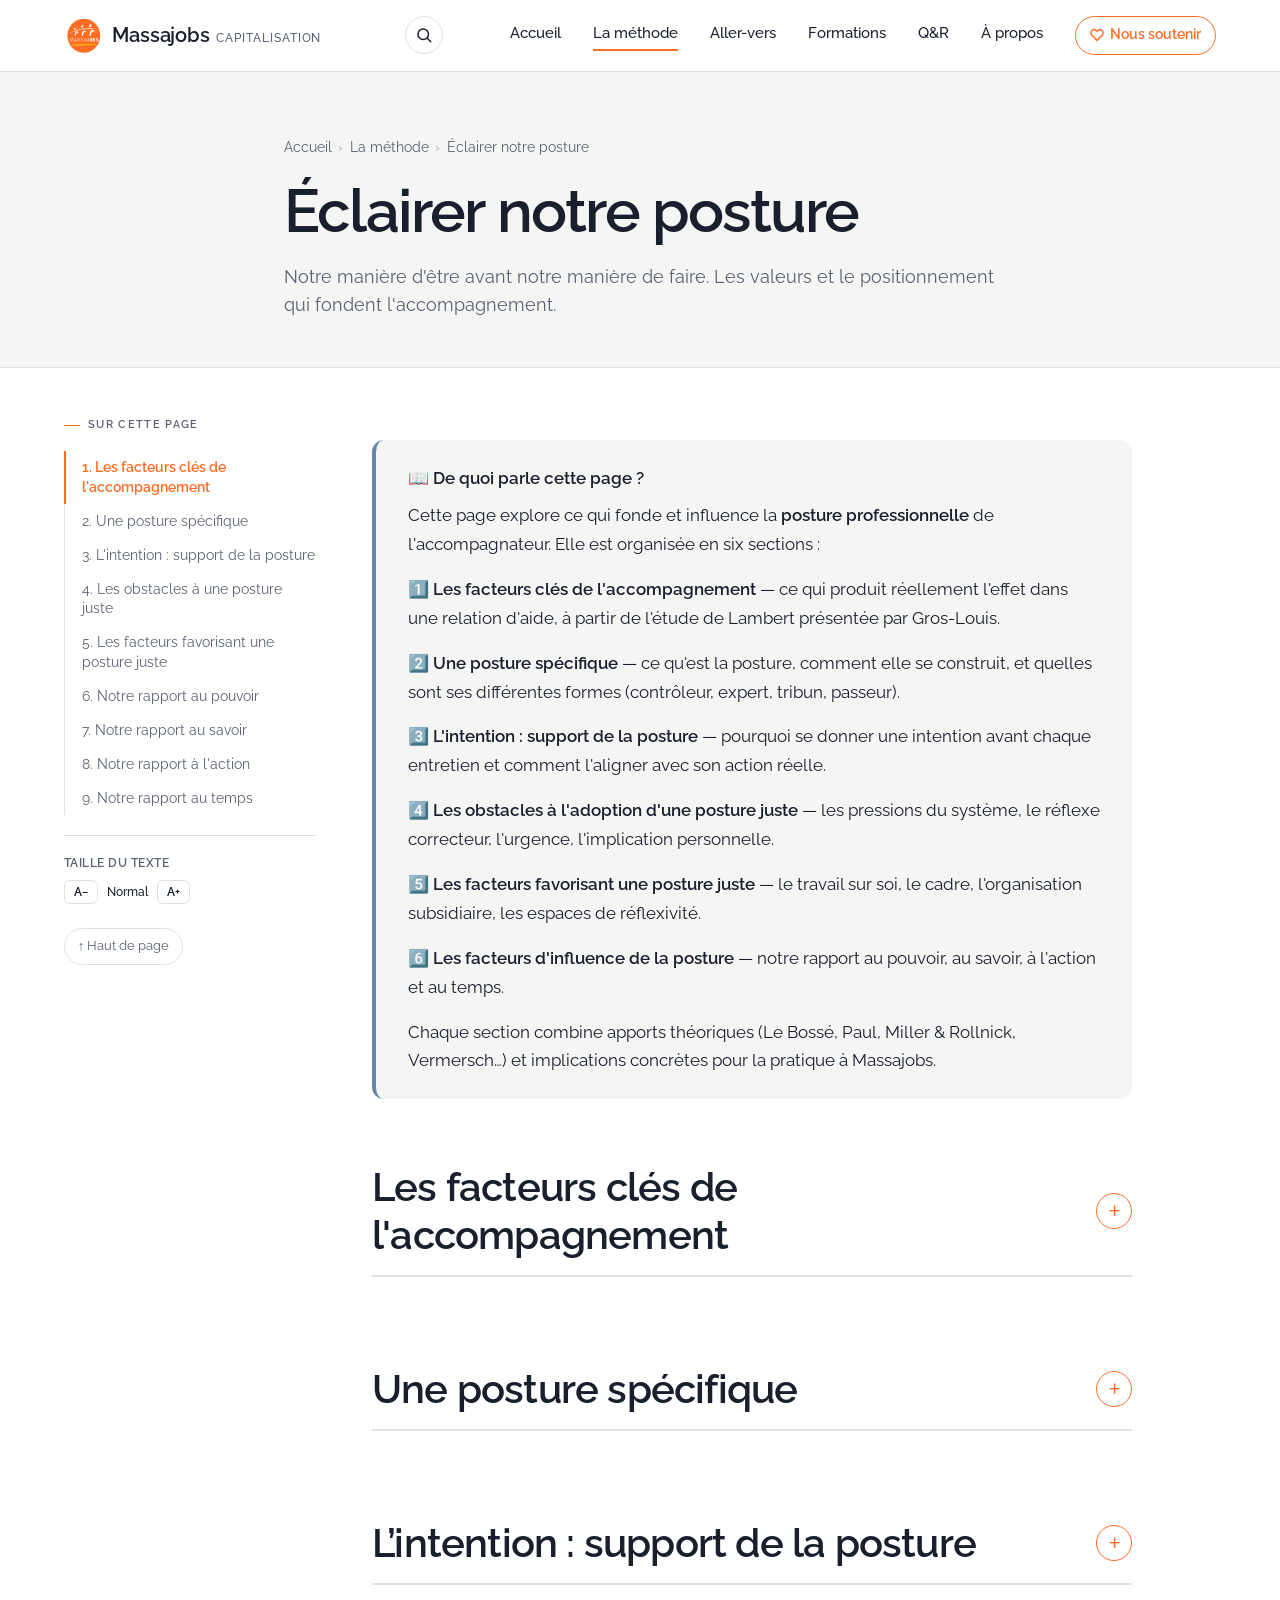
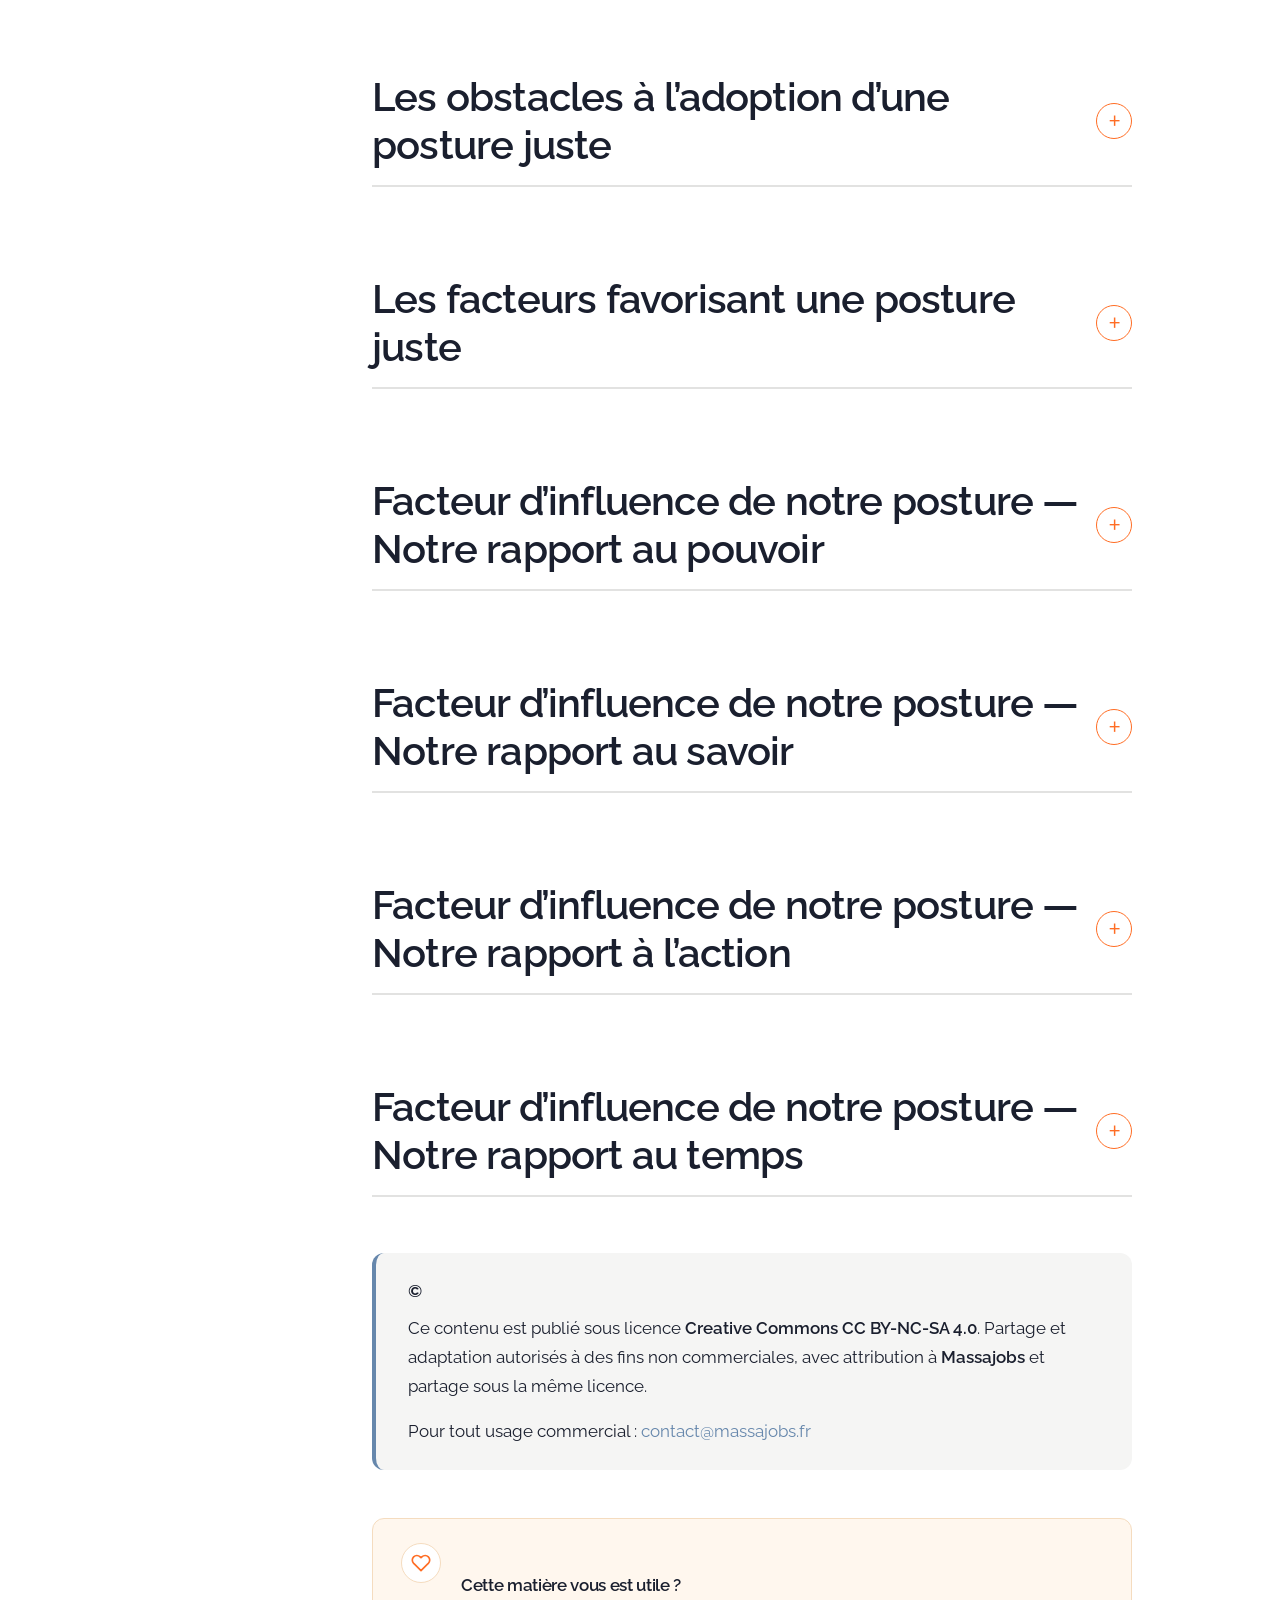
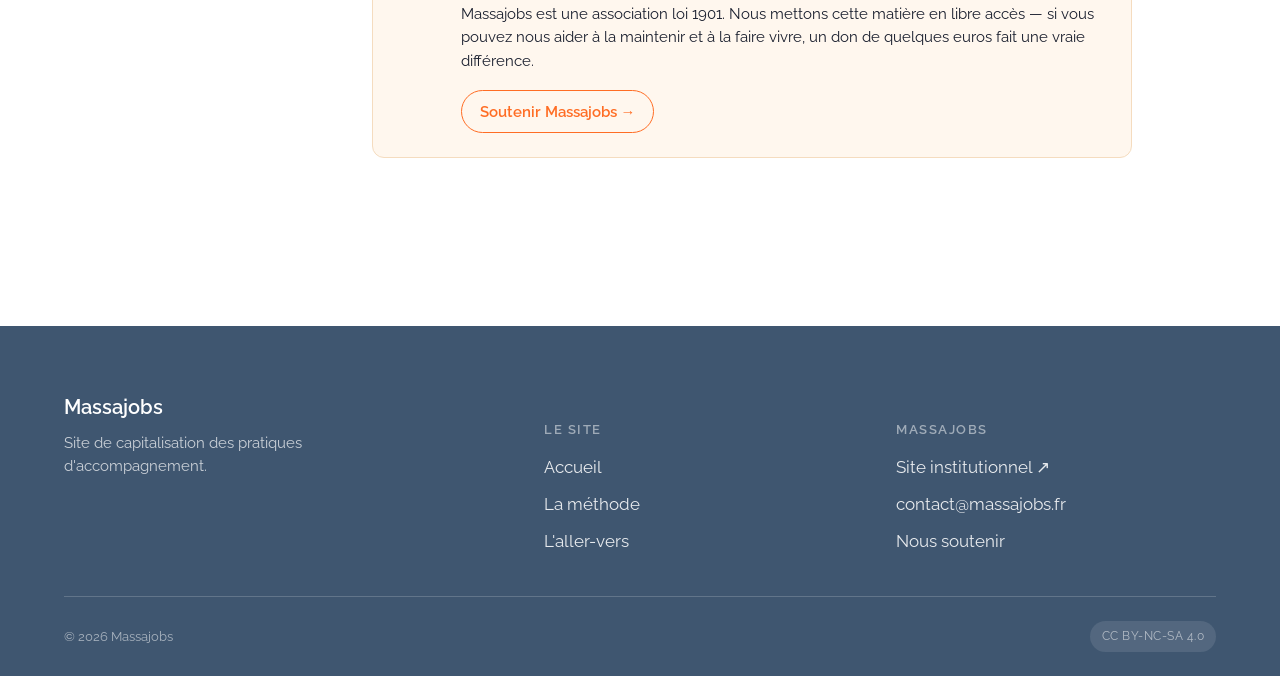
<file: pages/posture.html>
<!DOCTYPE html>
<html lang="fr">
<head>
    <meta charset="UTF-8">
    <meta name="viewport" content="width=device-width, initial-scale=1.0">
    <title>Éclairer notre posture — Massajobs</title>
    <link rel="preconnect" href="https://fonts.googleapis.com">
    <link rel="preconnect" href="https://fonts.gstatic.com" crossorigin>
    <link href="https://fonts.googleapis.com/css2?family=Raleway:wght@300;400;500;600;700;800&display=swap" rel="stylesheet">
    <link rel="stylesheet" href="../assets/css/style.css">
    <link rel="icon" type="image/png" sizes="32x32" href="../assets/img/favicon-32.png">
    <link rel="icon" type="image/png" sizes="16x16" href="../assets/img/favicon-16.png">
    <link rel="apple-touch-icon" href="../assets/img/logo-massajobs.png">
    <!-- Cloudflare Web Analytics --><script defer src='https://static.cloudflareinsights.com/beacon.min.js' data-cf-beacon='{"token": "e98f2f7f44a84af298287a1209a644d6"}'></script><!-- End Cloudflare Web Analytics -->
</head>
<body>

<header class="site-header">
    <div class="site-header__inner">
        <a href="../index.html" class="site-logo">
            <img src="../assets/img/logo-massajobs.png" alt="" class="site-logo__img" aria-hidden="true">
            <span class="site-logo__text">
                <strong>Massajobs</strong>
                <small>Capitalisation</small>
            </span>
        </a>
        <button class="menu-toggle" onclick="document.querySelector('.site-nav').classList.toggle('open')">☰</button>
        <button type="button" class="search-toggle" aria-label="Rechercher dans le site" title="Rechercher (⌘/Ctrl + K)"><svg viewBox="0 0 24 24" fill="none" stroke="currentColor" stroke-width="2" stroke-linecap="round" stroke-linejoin="round" aria-hidden="true"><circle cx="11" cy="11" r="7"/><path d="m21 21-4.3-4.3"/></svg></button>
        <nav class="site-nav">
            <a href="../index.html">Accueil</a>
            <div class="nav-dropdown"><a href="methode.html" class="nav-dropdown__trigger active">La méthode</a><div class="nav-dropdown__menu"><a href="posture.html">Éclairer notre posture</a><a href="matiere.html">La matière</a><a href="structure.html">La structure</a><a href="outils.html">Les outils</a></div></div>
            <a href="aller-vers.html">Aller-vers</a>
            <a href="offre.html">Formations</a>
            <a href="questions-reponses.html">Q&amp;R</a>
            <a href="a-propos.html">À propos</a>
            <a href="nous-soutenir.html" class="nav-donate">Nous soutenir</a>
        </nav>
    </div>
</header>

<section class="article-header">
    <div class="article-header__inner">
        <div class="breadcrumb"><a href="../index.html">Accueil</a><span class="breadcrumb__sep">›</span><a href="methode.html">La méthode</a><span class="breadcrumb__sep">›</span><span>Éclairer notre posture</span></div>
        <h1>Éclairer notre posture</h1>
        <p class="article-header__lead">Notre manière d'être avant notre manière de faire. Les valeurs et le positionnement qui fondent l'accompagnement.</p>
    </div>
</section>

<div class="article-layout">

<aside class="toc" aria-label="Sommaire de la page">
    <div class="toc__label">Sur cette page</div>
    <ul>
        <li><a href="#facteurs-cles">1. Les facteurs clés de l'accompagnement</a></li>
        <li><a href="#posture-specifique">2. Une posture spécifique</a></li>
        <li><a href="#intention">3. L'intention : support de la posture</a></li>
        <li><a href="#obstacles">4. Les obstacles à une posture juste</a></li>
        <li><a href="#facteurs-favorables">5. Les facteurs favorisant une posture juste</a></li>
        <li><a href="#rapport-pouvoir">6. Notre rapport au pouvoir</a></li>
        <li><a href="#rapport-savoir">7. Notre rapport au savoir</a></li>
        <li><a href="#rapport-action">8. Notre rapport à l'action</a></li>
        <li><a href="#rapport-temps">9. Notre rapport au temps</a></li>
    </ul>
    <a href="#top" class="toc__back-to-top" onclick="window.scrollTo({top:0,behavior:'smooth'});return false;">↑ Haut de page</a>
</aside>

<div class="reading">

<div class="callout"><div class="callout__title">📖 De quoi parle cette page ?</div>
<p>Cette page explore ce qui fonde et influence la <strong>posture professionnelle</strong> de l'accompagnateur. Elle est organisée en six sections :</p>
<p>1️⃣ <strong>Les facteurs clés de l'accompagnement</strong> — ce qui produit réellement l'effet dans une relation d'aide, à partir de l'étude de Lambert présentée par Gros-Louis.</p>
<p>2️⃣ <strong>Une posture spécifique</strong> — ce qu'est la posture, comment elle se construit, et quelles sont ses différentes formes (contrôleur, expert, tribun, passeur).</p>
<p>3️⃣ <strong>L'intention : support de la posture</strong> — pourquoi se donner une intention avant chaque entretien et comment l'aligner avec son action réelle.</p>
<p>4️⃣ <strong>Les obstacles à l'adoption d'une posture juste</strong> — les pressions du système, le réflexe correcteur, l'urgence, l'implication personnelle.</p>
<p>5️⃣ <strong>Les facteurs favorisant une posture juste</strong> — le travail sur soi, le cadre, l'organisation subsidiaire, les espaces de réflexivité.</p>
<p>6️⃣ <strong>Les facteurs d'influence de la posture</strong> — notre rapport au pouvoir, au savoir, à l'action et au temps.</p>
<p>Chaque section combine apports théoriques (Le Bossé, Paul, Miller &amp; Rollnick, Vermersch…) et implications concrètes pour la pratique à Massajobs.</p>
</div>
<details class="section-toggle">
<summary><h2 id="facteurs-cles">Les facteurs clés de l'accompagnement</h2></summary>
<p>	L’accompagnement par le travail que propose Massajobs <strong>relève de la relation d’aide</strong>, champ dans lequel de nombreuses pratiques et méthodes ont émergé. </p>
<p>	Se pose alors la question : qu’est-ce qui, dans nos manières de faire et nos méthodes, a le plus de chances de produire les effets recherchés ?</p>
<p>	Nous nous référons à l’approche DPA-PC de Yann Le Bossé <a href="#ref-1-1">(1)</a> et à l’article d’Yves Gros-Louis <a href="#ref-1-2">(2)</a> sur les facteurs de réussite d’une relation d’aide.</p>
<p>	Yann Le Bossé nous invite d'abord à <strong>tenir compte du contexte et de l'environnement spécifique</strong> dans lequel s’inscrit la personne accompagnée. Il faut considérer à la fois les possibilités individuelles (compétences, croyances, motivations) et les possibilités contextuelles, qui ne s’appréhendent que dans l’environnement. Yann Le Bossé utilise la métaphore du pêcheur : <strong>apprendre à pêcher ne suffit pas, il faut aussi s'assurer que le poisson est accessible et viable.</strong> </p>
<p>L’accompagnateur doit garder ces deux niveaux en tête, au risque de :</p>
<ul>
    <li>Former un pêcheur sans poisson disponible (sentiment d’inutilité)</li>
    <li>Donner accès au poisson sans les compétences pour le préparer (sentiment d’incapacité)</li>
</ul>
<p>	Nous complétons cette approche avec l’étude de Lambert, présentée par Yves Gros-Louis. Cette méta-analyse identifie les facteurs invariants d’accompagnement en psychothérapie. Le schéma ci-dessous présente les résultats : chaque pourcentage représente le poids du facteur dans le changement global.</p>
<div class="callout callout--idea">
<div class="callout__title">🔵 40 % — Facteurs client</div>
<ul>
<li>événements de vie (fortuits ou attendus)</li>
<li>caractéristiques personnelles du client (forces, motivation, gravité du problème)</li>
</ul>
</div>
<div class="callout callout--idea">
<div class="callout__title">🟢 30 % — Facteurs relationnels</div>
<ul>
<li>qualité de la relation</li>
<li>confiance en l'autre</li>
<li>estime réciproque</li>
<li>effet Pygmalion positif</li>
<li>sentiment d'acceptation inconditionnelle</li>
</ul>
</div>
<div class="callout callout--warning">
<div class="callout__title">🟡 15 % — Effet Placebo (Espoir)</div>
<ul>
<li>amélioration induite par l'attente du changement</li>
<li>confiance en sa capacité à changer</li>
<li>conviction dans l'efficacité de l'accompagnement</li>
</ul>
</div>
<div class="callout callout--warning">
<div class="callout__title">🟡 15 % — Facteurs techniques</div>
<ul>
<li>référence théoriques</li>
<li>modèles</li>
<li>outils</li>
</ul>
</div>
<p>	Les accompagnements que nous proposons à Massajobs se fondent sur des approches qui s’inspirent du champ de la psychologie. Ces résultats sont transposables à l’accompagnement vers l’emploi.</p>
<p>Cette étude a plusieurs implications concrètes pour notre posture et notre accompagnement :</p>
<ul>
    <li>Les facteurs qui dépendent directement de l’accompagnateur (méthode et relation) représentent <strong>45 % des facteurs de réussite</strong>, soit moins de la moitié. Cela appelle à l’humilité et permet d’éviter la tentation de toute-puissance ou d’appropriation de la réussite.</li>
    <li>La qualité de la relation (30 % des facteurs de réussite) constitue le <strong>cœur du métier d’accompagnateur</strong>. Elle dépend de la posture, de la maîtrise des techniques d’écoute et de l’éthique. Ces éléments sont au centre de la formation des révélateurs de talents Massajobs.
        <ul>
            <li>Les nouveaux accompagnateurs ont tendance à s’accrocher à la technique et aux procédures, ce qui est légitime mais peut créer blocages et frustrations. Priorisez toujours la qualité de la relation. Face à une nouvelle méthode ou procédure, interrogez-vous : quelle place pour la relation ?</li>
        </ul>
    </li>
    <li><strong>Le facteur « client » (40 %) indique où concentrer l’énergie de l’accompagnateur.</strong> Deux stratégies principales :
        <ul>
            <li><strong>Valoriser les ressources propres</strong> (questionnement et valorisation) : connaissances formelles et informelles, compétences, stratégies opérationnelles, apprentissages tirés des échecs.</li>
            <li>Transformer la représentation de l’environnement en source d’opportunités et de ressources.</li>
        </ul>
    </li>
</ul>
<div class="callout callout--idea">
<div class="callout__title">💡 À retenir</div>
<p>L'accompagnement Massajobs s'appuie sur <strong>la construction d'une relation de qualité.</strong> Cela passe par un travail approfondi sur notre posture. Ensuite, notre accompagnement consiste à valoriser les ressources de la personne, développer ses compétences (si nécessaire) et transformer son regard sur l'environnement pour accéder à des opportunités viables.</p>
</div>
<p>	Le <strong>principe de subsidiarité</strong> guide notre intervention : n'agir directement que si, sans nous, la personne ne pourrait transformer une opportunité en réussite.</p>
<p>	La relation étant le premier facteur qui dépend de nous. C’est donc sur ce facteur que nous travaillons régulièrement à Massajobs. C’est bien un travail sur la posture de l’accompagnateur qui va permettre une relation ajustée à la personne accompagnée et qui va lui permettre de développer son propre pouvoir d’agir.</p>
<div class="callout">
<div class="callout__title">📔 Références bibliographiques de la section</div>
<p id="ref-1-1">1 — Bossé, Y. L. <em>Soutenir sans prescrire : Aperçu synoptique de l'approche centrée sur le développement du pouvoir d'agir des personnes et des collectivités (DPA-PC)</em>. (2016).</p>
<p id="ref-1-2">2 — Gros-Louis, Y. (2019). <em>L'art du possible</em>. Psycho-Solutions. <a href="https://psycho-solutions.qc.ca/06doc_articles_01fc.html" target="_blank" rel="noopener">https://psycho-solutions.qc.ca/06doc_articles_01fc.html</a></p>
</div>
</details>

<details class="section-toggle">
<summary><h2 id="posture-specifique">Une posture spécifique</h2></summary>
<p>	<strong>La posture est notre façon de nous tenir face à l'autre dans un contexte partagé</strong></p>
<blockquote class="pull-quote">La notion de posture doit sa part cachée au fait de renvoyer à une attitude corporelle, entendue comme une disposition "du corps et de l'esprit", une manière de se tenir, de se situer en lien avec le contexte.<cite>Maela Paul <a href="#ref-2-1">(1)</a></cite></blockquote>
<blockquote class="pull-quote"><strong>La posture émane de notre identité et de notre système de valeurs.</strong> Elle prend forme sur l'ensemble de nos expériences : sensorielles, cognitives, intellectuelles…<cite>Maela Paul <a href="#ref-2-1">(1)</a></cite></blockquote>
<p>	<strong>Notre posture se construit, de manière implicite comme explicite, sur nos croyances, nos valeurs, notre héritage, notre expérience, notre histoire et les rôles que nous nous attribuons.</strong></p>
<p>	Les axiomes de Massajobs, présentés précédemment, fondent notre vision de la personne accompagnée. C’est sur ces axiomes que repose la posture des révélateurs de talents.</p>
<p>	<strong>Notre posture colore notre manière d'interagir et de communiquer.</strong> Cette dimension « extérieure » (Philippe Bigot <a href="#ref-2-2">(2)</a>) s’exprime par notre attitude non verbale, notre position physique, nos mots et l’ensemble de nos comportements visibles.</p>
<p>	<strong>Notre posture se construit également en lien avec notre environnement externe et le contexte général dans lequel nous évoluons</strong>. Yann Le Bossé (3) évoque la chaîne de production des services sociaux et les différents acteurs qui y contribuent. Chacun, selon ses propres enjeux, peut influencer la posture adoptée par l’accompagnateur social en bout de chaîne. Le contexte culturel et géographique de notre lieu d’exercice façonne également notre posture. De même, la structure qui nous emploie et définit notre cadre de travail joue un rôle essentiel dans le choix de notre posture. Ses valeurs et son histoire nous influencent, tout comme les rôles explicites et implicites qu’elle nous confie.</p>
<p>	La posture que nous adoptons influence notre interlocuteur, sa propre posture et son comportement. Il s’agit d’une véritable relation, d’une interaction (4) </p>
<details class="section-toggle">
<summary><h3>Les différentes postures</h3></summary>
<div class="details__body">
<p>Plusieurs typologies définissent les postures dans l'accompagnement social : le triangle de Karpman (Sauveur, Victime, Persécuteur) ou la typologie de Maela Paul et François Laroye-Carré <a href="#ref-2-5">(5)</a> (postures informative, prescriptive, de soin, délégataire et transgressive).</p>
<p>Nous développons ici une typologie fondée sur les travaux de Yann Le Bossé. Cette typologie, bien que simplification du réel, permet de comprendre les grandes structures de l'accompagnement.</p>
<p>Le <strong>choix d'une posture est dynamique</strong> et se joue dans l'interaction avec la personne accompagnée. Au cours d'une séance, la posture peut évoluer.</p>
<blockquote class="pull-quote"><strong><em>Il n'y a donc pas de bonne ou de mauvaise posture : il n'y a que posture, pertinente ou pas, en fonction d'une situation précise.</em></strong><cite>Maela Paul <a href="#ref-2-1">(1)</a></cite></blockquote>
<p>Yann Le Bossé identifie trois postures principales aux effets potentiellement négatifs. Le tableau ci-dessous synthétise ses travaux en y ajoutant les effets positifs possibles.</p>
<details>
<summary>👮🏼 <strong>Le contrôleur — Le policier</strong></summary>
<div class="details__body">
<p><strong>Fonction archétypale :</strong></p>
<ul><li>Faire respecter la loi et punir si nécessaire</li></ul>
<p><strong>Pourquoi sommes-nous attirés par cette posture ?</strong></p>
<ul>
<li>Elle donne un pouvoir sur l'autre grâce à la maîtrise du cadre</li>
<li>Elle nous donne un sentiment de contrôle</li>
</ul>
<div class="callout callout--warning">
<div class="callout__title">⚠️ Effets négatifs possibles</div>
<p><strong>Pour l'accompagnateur :</strong></p>
<ul>
<li>Rigidité qui ne facilite pas la relation</li>
<li>Etre trop attaché à la règle en oubliant l'esprit</li>
</ul>
<p><strong>Pour la personne accompagnée :</strong></p>
<ul>
<li>Devoir rendre des comptes, être jugés seulement sur le résultat et non sur l'effort</li>
<li>Respecter un règlement pour faire plaisir ou pour obtenir autre chose</li>
</ul>
</div>
<div class="callout callout--idea">
<div class="callout__title">✅ Effets positifs possibles</div>
<ul>
<li>Donner un cadre et des limites peut être sécurisant</li>
<li>Tenir le cadre permet le vivre-ensemble</li>
</ul>
</div>
</div>
</details>
<details>
<summary>🩺 <strong>L'expert — Le médecin</strong></summary>
<div class="details__body">
<p><strong>Fonction archétypale :</strong></p>
<ul><li>Poser un diagnostic et prescrire la solution</li></ul>
<p><strong>Pourquoi sommes-nous attirés par cette posture ?</strong></p>
<ul>
<li>Elle nous donne un pouvoir sur l'autre grâce à notre savoir</li>
<li>Elle nous donne un sentiment d'importance : les autres doivent passer par moi pour résoudre le problème</li>
</ul>
<div class="callout callout--warning">
<div class="callout__title">⚠️ Effets négatifs possibles</div>
<p><strong>Pour l'accompagnateur :</strong></p>
<ul>
<li>Impuissance, car la responsabilité n'est mise que sur son expertise</li>
<li>Oubli que le contexte de la personne est fondamental dans la réussite d'un accompagnement social</li>
</ul>
<p><strong>Pour la personne accompagnée :</strong></p>
<ul>
<li>Rôle très passif qui consiste à répondre à des questions et appliquer des solutions</li>
<li>Une dépendance peut s'installer</li>
</ul>
</div>
<div class="callout callout--idea">
<div class="callout__title">✅ Effets positifs possibles</div>
<ul>
<li>Permet de vivre la confiance et de se reposer sur l'expertise d'un autre pour soi</li>
<li>Effet reposant : ne pas tout décider soi-même</li>
</ul>
</div>
</div>
</details>
<details>
<summary>🙋🏼‍♂️ <strong>Le tribun — Le militant</strong></summary>
<div class="details__body">
<p><strong>Fonction archétypale :</strong></p>
<ul><li>Porter la voix des autres</li></ul>
<p><strong>Pourquoi sommes-nous attirés par cette posture ?</strong></p>
<ul>
<li>Nous pensons porter un message pour les autres, cela nous donne le sentiment d'être altruiste</li>
<li>Les autres nous délèguent leur capacité à porter la voix pour eux, sentiment d'importance</li>
</ul>
<div class="callout callout--warning">
<div class="callout__title">⚠️ Effets négatifs possibles</div>
<p><strong>Pour l'accompagnateur :</strong></p>
<ul>
<li>Se raconter des histoires en utilisant les histoires des autres, être déconnecté du terrain</li>
<li>Être en représentation</li>
</ul>
<p><strong>Pour la personne accompagnée :</strong></p>
<ul>
<li>Dilution des problèmes individuels et particuliers dans une problématique collective portée par le militant</li>
</ul>
</div>
<div class="callout callout--idea">
<div class="callout__title">✅ Effets positifs possibles</div>
<ul>
<li>L'effet de groupe permet de donner du poids à un message</li>
<li>Permettre à certains d'être entendus</li>
</ul>
</div>
</div>
</details>
<p><strong>Yann Le Bossé nous propose la posture de <em>passeur</em></strong> pour éviter les effets néfastes des autres postures. Nous verrons dans le paragraphe suivant en quoi cette posture semble particulièrement pertinente lors des accompagnements.</p>
<p>En complément, Maela Paul <a href="#ref-2-1">(1)</a> nous indique les différentes tentations que l'on peut rencontrer lorsqu'on accompagne. Nous notons dans la liste ci-dessous les liens avec les postures telles que décrites par Yann Le Bossé.</p>
<ul>
<li><strong>L'ingérence</strong> : intervenir sans le consentement de la personne et en faisant fi de sa résistance.</li>
<li><strong>Savoir (Expert)</strong> : savoir pour l'autre, considéré comme ignorant.</li>
<li><strong>Pouvoir de substitution (Expert)</strong> : lui dérober le droit de dire ce qu'il désire en le considérant comme défaillant.</li>
<li><strong>Subordination (Policier et Expert)</strong> : le placer sous sa dépendance en demandant de rendre des comptes ou en subordonnant l'aide accordée à une attitude exigée.</li>
<li><strong>Manipulation (Tribun)</strong> : le « prendre en main », manœuvrer pour le diriger à sa guise et l'amener à ce qu'on souhaite.</li>
<li><strong>Séduction (Tribun)</strong> : obtenir de lui ce qu'on désire en le détournant de son propre chemin.</li>
<li><strong>Infantilisation</strong> : agir envers lui comme s'il était immature.</li>
</ul>
</div>
</details>
<details class="section-toggle">
<summary><h3>Qu'est-ce qu'une posture pertinente ?</h3></summary>
<div class="details__body">
<p>Yann Le Bossé présente la posture de « passeur » comme la plus favorable au développement durable du pouvoir d'agir des personnes et des collectifs.</p>
<p>Brigitte Portal et Claire Jouffray <a href="#ref-2-4">(4)</a> décrivent avec clarté cette posture :</p>
<blockquote class="pull-quote">Être passeur, c'est marcher côte à côte pendant un bout de chemin, le but étant que la personne franchisse elle-même l'obstacle qui l'empêche d'avancer. Cette posture implique un changement de regard sur les personnes, regard qui n'est plus focalisé sur les manques à combler, mais sur les potentialités.<cite>Brigitte Portal et Claire Jouffray <a href="#ref-2-4">(4)</a></cite></blockquote>
<p>Les personnes sont considérées comme <strong>expertes de leur vie</strong>, les mieux placées pour identifier leurs difficultés et les surmonter. L'accompagnant ne porte pas seul la responsabilité du changement. L'accompagnement se fait <strong>côte à côte, en synergie</strong> : l'expertise du professionnel (maîtrise de l'entretien, connaissance des institutions) rencontre celle des personnes accompagnées, expertes de ce qui est viable pour elles. Cette horizontalité ne se limite pas à l'espace (pas de hiérarchie haut/bas). Elle inclut une dimension temporelle : être présent ici et maintenant, sans anticiper les problèmes futurs.</p>
<p>Dans cette posture, nous retrouvons les trois « Non » de Maela Paul <a href="#ref-2-1">(1)</a> :</p>
<blockquote class="pull-quote">Le principe fondamental de tout accompagnement : ne pas se substituer à autrui. Cela se décline en : <strong>non-savoir (à la place d'autrui), non-pouvoir (sur autrui), non-vouloir (imposer sa propre lecture).</strong><cite>Maela Paul <a href="#ref-2-1">(1)</a></cite></blockquote>
<p>La posture repose sur des valeurs. Miller et Rollnick <a href="#ref-2-6">(6)</a>, propose dans le cadre de l'entretien motivationnel les valeurs suivantes comme base d'une posture ajustée :</p>
<ul>
<li>Collaboration</li>
<li>Acceptation / Non-jugement</li>
<li>Valorisation</li>
<li>Empathie</li>
<li>Autonomie</li>
<li>Altruisme</li>
<li>Émancipation</li>
</ul>
<p>Ces réflexions conduisent à la définition de l'accompagnement par Maela Paul <a href="#ref-2-1">(1)</a> :</p>
<p><strong>Accompagner, c'est :</strong></p>
<ul>
<li><strong>Laisser libre</strong>, sans renoncer à solliciter et interpeller</li>
<li><strong>Ne pas laisser sur place</strong>, mais aller au-devant et avancer ensemble</li>
<li><strong>Laisser choisir</strong>, en dialoguant</li>
</ul>
</div>
</details>
<div class="callout">
<div class="callout__title">📔 Références bibliographiques de la section</div>
<p id="ref-2-1">1 — Paul, M. (2020). <em>La démarche d’accompagnement : repères méthodologiques et ressources théoriques</em>. De Boeck Supérieur.</p>
<p id="ref-2-2">2 — Bigot, P. (2014). <em>Le coaching orienté solution : cessez de résoudre des problèmes, construisez des solutions</em>. Eyrolles.</p>
<p id="ref-2-3">3 — Le Bossé, Y. (2015). <em>Sortir de l’impuissance : invitation à soutenir le développement du pouvoir d’agir — Tome 1, Fondements et cadres conceptuels</em>. ARDIS.</p>
<p id="ref-2-4">4 — Jouffray, C. (2014). <em>Développement du pouvoir d’agir : une nouvelle approche de l’intervention sociale</em>. EHESP.</p>
<p id="ref-2-5">5 — Carré, P., Caspar, P., Frétigné, C., & Las Vergnas, O. (dir.) (2024). <em>Traité des sciences et des techniques de la formation</em>. Dunod.</p>
<p id="ref-2-6">6 — Miller, W. R., & Rollnick, S. (2019). <em>L’entretien motivationnel : aider la personne à engager le changement</em>.</p>
</div>
</details>

<details class="section-toggle">
<summary><h2 id="intention">L’intention : support de la posture</h2></summary>

<blockquote class="pull-quote"><strong>La posture est donc d’abord une intention</strong> : elle initie ce que je veux produire dans une situation, au regard du rôle que j’entends y jouer. […] Elle est inséparable d’une éthique réflexive et critique.<cite>Maela Paul <a href="#ref-3-1">(1)</a></cite></blockquote>

<p>Le CNRL (Centre National des Ressources Lexicales) <a href="#ref-3-2">(2)</a> donne la définition suivante de <strong>l’intention</strong> : <strong>disposition d’esprit, mouvement intérieur par lequel une personne se propose, plus ou moins consciemment et plus ou moins fermement, d’atteindre ou d’essayer d’atteindre un but déterminé, indépendamment de sa réalisation, qui peut être incertaine, ou des conditions qui peuvent ne pas être précisées.</strong></p>

<p>L’intention marque une direction de l’intelligence et de la volonté vers un objectif : à la fois la cible visée et l’effort déployé pour l’atteindre. L’intention est un acte de volonté issu de notre intériorité. Se donner une intention constitue un engagement personnel permettant de prendre du recul face à notre contexte structurel. Elle nous prémunit également des automatismes (hérités ou acquis) susceptibles d’entraver l’écoute en accompagnement.</p>

<blockquote class="pull-quote">La seule manière de ne pas laisser tes automatismes décider quand tu dois agir vite, c’est d’avoir prévu ce que tu allais faire.<cite>Jean-Philippe Lachaux <a href="#ref-3-3">(3)</a></cite></blockquote>

<p>Se donner une intention, c’est prévoir nos actions pour ne pas subir nos automatismes. L’écoute requise en accompagnement n’est pas naturelle : nous sommes souvent piégés par nos automatismes d’écoute hérités ou acquis (voir les modalités d’écoute de Porter, développées dans la section dédiée).</p>

<p><span class="hl">L’intention affirme un choix : le rôle que nous voulons jouer dans l’entretien et les comportements associés.</span> Claire Jauffray <a href="#ref-3-4">(4)</a> distingue positionnement et posture de manière éclairante. Le positionnement correspond au rôle lié aux enjeux de la structure employeuse.</p>

<blockquote class="pull-quote">La posture viendrait dire la façon d’habiter sa profession en tant que personne et ceci de manière singulière.<cite>Claire Jouffray <a href="#ref-3-4">(4)</a></cite></blockquote>

<p>Elle priorise les enjeux de la personne accompagnée. L’intention nous permet de choisir entre positionnement et posture.</p>

<p><span class="hl">Idéalement, donnez-vous une intention avant chaque rencontre.</span> Cette introspection est nécessaire avant tout échange. Trouvez votre rituel : préparation de l’entretien, respiration, visualisation, carnet d’intention…</p>

<p>Nous proposons ici quelques questions qui peuvent aider à formuler une intention :</p>
<ul>
    <li>Qu’est-ce que je veux vivre avec cette personne ?</li>
    <li>Comment me mettre à son service ?</li>
    <li>Qu’attend-elle de moi ? Quel rôle adopter ?</li>
    <li>Qu’est-ce qui pourrait entraver une relation juste ?</li>
    <li>Quels pièges éviter ?</li>
</ul>

<blockquote class="pull-quote">Chaque fois que l’on a la verbalisation d’une intention, on peut demander à la personne : Et pour réaliser cette intention, (pour atteindre ce but), qu’est-ce que vous faites précisément ? Par quoi est-ce que vous commencez ?<cite>Pierre Vermersh <a href="#ref-3-5">(5)</a></cite></blockquote>

<p>De la même manière que lorsqu’elle exprime un but visé, il est possible de lui demander : « Comment savez-vous que vous avez atteint ce but ? » Ou bien « À quoi reconnaîtriez-vous que ce but est atteint ? »</p>

<p>Ce questionnement révèle la traduction opérationnelle du but à travers les critères de reconnaissance.</p>

<p><strong>Se donner une intention ne suffit pas à garantir l’efficacité de nos actions.</strong></p>

<blockquote class="pull-quote">Le problème est qu’il peut y avoir une distance importante entre l’intention ou le but, conscientisé, et l’intention telle qu’elle est reflétée par l’exécution de la tâche.<cite>Pierre Vermersh <a href="#ref-3-5">(5)</a></cite></blockquote>

<p>Il cite l’exemple d’un accompagnateur souhaitant adopter une posture d’écoute adaptée, mais qui découvre, en réécoutant un enregistrement, le décalage entre son intention et sa pratique. <strong>Il est donc nécessaire de relire régulièrement sa pratique pour aligner intention et action.</strong> Cette relecture peut se faire seul, avec discipline, ou en supervision et groupes d’analyse de pratique professionnelle. Ces dispositifs permettent de prendre du recul et de révéler les écarts entre intention et pratique.</p>

<div class="callout">
<div class="callout__title">📔 Références bibliographiques de la section</div>
<p id="ref-3-1">1 — Paul, M. (2020). <em>La démarche d’accompagnement : repères méthodologiques et ressources théoriques</em>. De Boeck Supérieur.</p>
<p id="ref-3-2">2 — <em>Définition de INTENTION</em>. CNRTL. <a href="https://www.cnrtl.fr/definition/intention" target="_blank" rel="noopener">cnrtl.fr/definition/intention</a></p>
<p id="ref-3-3">3 — Lachaux, J. (2020). <em>La Magie de la concentration : un parcours ludique et initiatique</em>. Odile Jacob.</p>
<p id="ref-3-4">4 — Jouffray, C. (2014). <em>Développement du pouvoir d’agir : une nouvelle approche de l’intervention sociale</em>. École des Hautes Études en Santé Publique.</p>
<p id="ref-3-5">5 — Vermersch, P. (2019). <em>L’entretien d’explicitation</em>. ESF Sciences Humaines.</p>
</div>

</details>

<details class="section-toggle">
<summary><h2 id="obstacles">Les obstacles à l’adoption d’une posture juste</h2></summary>

<ul>
    <li>
        <p>⚙️ L'accompagnateur évolue dans <strong>un système complexe</strong> — la chaîne de production des services sociaux <a href="#ref-4-1">(1)</a> — <strong>qui exerce des pressions</strong>. Par exemple, les indicateurs des financeurs (objectif de mise en emploi durable en six mois, par exemple) créent une pression à agir rapidement et à orienter vers des programmes spécifiques.</p>
        <p>Comprendre, intégrer et parfois s'extraire de ces pressions permet à l'accompagnateur de choisir une posture adaptée. Dans certains contextes, l'influence excessive de la structure limite cette autonomie de choix.</p>
    </li>
    <li>
        <p>⚡ <strong>Le réflexe correcteur</strong> (la volonté d'apporter une réponse rapide au problème proposé par la personne accompagnée) mis en avant par Miller et Rollnick <a href="#ref-4-2">(2)</a> peut également poser un problème. Mais comme le soulignent ces auteurs, il s'agit d'un réflexe.</p>
        <blockquote class="pull-quote">L'intervention directe et immédiate constitue souvent le premier réflexe du praticien pour soulager les difficultés rencontrées par la personne qu'il accompagne.<cite>Yann Le Bossé <a href="#ref-4-1">(1)</a></cite></blockquote>
        <p>Chaque intervenant, souvent mû par une vocation, peine parfois à faire taire les rôles qu'il s'attribue ou que la société lui attribue.</p>
    </li>
    <li>
        <p>⏰ La <strong>question du temps et de l'urgence</strong> peut impacter négativement la posture adoptée. Faire face à la souffrance d'autrui constitue déjà un défi ; lorsque cette souffrance semble urgente, la situation se complexifie. L'« agitation » de Yann Le Bossé <a href="#ref-4-1">(1)</a> peut alors surgir.</p>
    </li>
    <li>
        <p>💬 <strong>L'implication personnelle</strong> dans les conséquences des choix de la personne accompagnée peut piéger l'accompagnateur (Miller et Rollnick <a href="#ref-4-2">(2)</a>). Cette implication se traduit parfois par des jugements moraux ou une identification excessive aux problématiques rencontrées.</p>
    </li>
</ul>

<div class="callout">
<div class="callout__title">📔 Références bibliographiques de la section</div>
<p id="ref-4-1">1 — Le Bossé, Y. (2015). <em>Sortir de l’impuissance : invitation à soutenir le développement du pouvoir d’agir — Tome 1, Fondements et cadres conceptuels</em>. ARDIS.</p>
<p id="ref-4-2">2 — Miller, W. R., & Rollnick, S. (2019). <em>L’entretien motivationnel : aider la personne à engager le changement</em>.</p>
</div>

</details>

<details class="section-toggle">
<summary><h2 id="facteurs-favorables">Les facteurs favorisant une posture juste</h2></summary>

<p>En miroir des obstacles identifiés, cette section présente des moyens de faciliter le choix d’une posture adaptée.</p>

<p>Nous distinguerons les <strong>facteurs intrinsèques</strong> (propres à chaque personne) et <strong>facteurs extrinsèques</strong> (liés à la structure ou au système).</p>

<details class="section-toggle">
<summary><h3>Facteurs intrinsèques</h3></summary>
<div class="details__body">

<p>Accompagner de manière juste nécessite <strong>un travail sur soi et des espaces de relecture</strong> : analyse personnelle, supervision, groupes d’analyse de pratiques professionnelles.</p>

<blockquote class="pull-quote">Tout cela exige de lui un questionnement perpétuel de sa pratique, de ses attitudes ainsi qu’un inlassable perfectionnement de ses compétences/qualités et donc de lui-même.<cite>Stéphane Roux <a href="#ref-5-1">(1)</a></cite></blockquote>

<p><strong><span class="hl">Accompagner, c’est accepter parfois une mise en insécurité : la rencontre de l’autre peut remettre en question nos croyances, nos valeurs, notre vision du monde. Se connaître suffisamment permet d’asseoir un niveau de sécurité personnel adéquat.</span></strong></p>

<p>Ce travail sur soi implique parfois des deuils nécessaires à l’adoption d’une posture juste. Maela Paul <a href="#ref-5-2">(2)</a> propose cette liste non exhaustive :</p>

<ul>
    <li>La tentation du pouvoir pour ou sur l’autre</li>
    <li>La toute-puissance</li>
    <li>L’illusion de connaître toutes les solutions (position d’expert)</li>
    <li>L’efficacité rapide et la décision à la place de l’autre</li>
    <li>La pure rationalité face à la singularité et complexité humaines</li>
    <li>La reconnaissance comme responsable essentiel du changement</li>
</ul>

<p><strong>Choisir un cadre adapté à l’échange favorise aussi une posture adaptée.</strong></p>

<p>Le <strong>cadre</strong> de l’accompagnement influence directement la relation et donc l’accompagnement lui-même. Un cadre propice favorise l’adoption d’une posture ajustée. Exemples : lieu insonorisé, agencement permettant de passer du face-à-face au côte-à-côte, écran partagé, sièges confortables. Prendre soin de ce cadre physique facilite l’adoption d’une posture juste.</p>

<p>Le cadre est aussi temporel. Adapter la durée du rendez-vous à chaque personne accompagnée s’avère judicieux (voir section « Rapport au temps »).</p>

<p>Le cadre se définit également par <strong>la clarification des fonctions ou des rôles adoptés</strong> lors d’un échange, ainsi que par l’explicitation de nos compétences et de nos limites. Un bref échange lors de la présentation de l’accompagnement permet de fixer ce cadre. Des exemples concrets sont développés dans la section « Premier entretien ».</p>

</div>
</details>

<details class="section-toggle">
<summary><h3>Facteurs extrinsèques</h3></summary>
<div class="details__body">

<p><span class="hl">L'organisation structurelle et le management jouent un rôle fondamental dans l’adoption d’une posture professionnelle ajustée. Nous affirmons qu'il doit y avoir une cohérence entre l'organisation de la structure, l'organisation managériale et la posture demandée aux accompagnés pour qu'ils l'expérimentent pour la faire vivre ensuite aux personnes accompagnées.</span></p>

<p>Cela passe notamment par :</p>

<ul>
    <li><strong>La création d’espaces de réflexivité : groupes d’analyse de pratiques, formations, supervision.</strong> Ces différents espaces permettent de prendre conscience de ses propres pratiques, de sa posture et de tout ce qui se joue dans la relation avec la personne accompagnée pour s’ajuster et faire avancer la personne. Nous affirmons qu’une fréquence élevée (à minima une fois par mois) et une régularité de ces espaces de formation et de relecture permet un travail et un ajustement de la posture professionnelle au service des personnes accompagnées.</li>
    <li><strong>Une organisation subsidiaire</strong> : le manager est <strong>au service des salariés</strong>. Il n’intervient que si ces derniers n’ont pas les ressources (ou si celles-ci sont trop coûteuses) pour réaliser le changement qu’ils veulent opérer. L’objectif est que les salariés de l’organisation puissent avoir la plus grande autonomie possible. <strong>La subsidiarité repose sur la capacité des salariés à identifier leurs limites et à s’en ouvrir au manager pour identifier ensemble les ressources mobilisables et l’action possible de la direction.</strong> Des points individuels et collectifs sont régulièrement organisés entre le manager et l’équipe.</li>
    <li>Le management de la structure doit agir comme une <strong>interface entre les professionnels et les enjeux macroéconomiques</strong>. Il s’agit de prendre en compte la tension entre les enjeux économiques et les réalités du territoire, sans que cette tension n’influence négativement la relation d’accompagnement. Celui-ci est ainsi idéalement libéré d’objectifs chiffrés et déterminés dans le temps. Il peut alors déployer librement la posture la plus adaptée à chaque situation.</li>
    <li>Une organisation en <strong>intelligence collective</strong> : les professionnels seront amenés à participer <strong>à des temps de réflexion réguliers sur des thèmes importants</strong> (la vision stratégique à long terme de la structure, le développement de la structure…). En créant un espace où chacun peut apporter sa parole et ses idées, <strong>la décision est co-construite et chacun peut se l’approprier plus aisément.</strong></li>
    <li><strong>Une culture du soin et une prise en compte globale des professionnels :</strong> chaque professionnel est reconnu dans toutes les dimensions de son être et dans les besoins qu’il peut avoir. <strong>Des temps conviviaux et de partage doivent être régulièrement proposés. Ils permettront de prendre du recul par rapport au vécu du terrain et de ressouder les équipes face aux situations difficiles.</strong></li>
    <li><strong>Enfin, la mise en place d’un dialogue régulier et constructif entre chaque salarié et son manager est mis en place.</strong> Ces dialogues ont pour but d’aider le salarié à développer tout son potentiel dans sa pratique professionnelle et de gagner ainsi en efficacité. Ces temps permettent également d’offrir de la reconnaissance régulière au professionnel pour le travail accompli.</li>
</ul>

</div>
</details>

<div class="callout">
<div class="callout__title">📔 Références bibliographiques de la section</div>
<p id="ref-5-1">1 — Roux, S. (2021). <em>Éclairer sa posture au détour des termes</em>. <a href="https://parlera.fr/wp/wp-content/uploads/2022/01/2021__Glossaire_CRI_PACA_SROUX-1.pdf" target="_blank" rel="noopener">Lire le document</a></p>
<p id="ref-5-2">2 — Paul, M. (2020). <em>La démarche d’accompagnement : repères méthodologiques et ressources théoriques</em>. De Boeck Supérieur.</p>
</div>

</details>

<details class="section-toggle">
<summary><h2 id="rapport-pouvoir">Facteur d’influence de notre posture — Notre rapport au pouvoir</h2></summary>

<details class="section-toggle">
<summary><h3>Définition du pouvoir dans une démarche de développement du pouvoir d’agir</h3></summary>
<div class="details__body">

<p>Le pouvoir s’exerce de différentes manières :</p>
<ul>
    <li>autorité (aspect formel)</li>
    <li>influence (aspect informel)</li>
    <li>puissance (force latente)</li>
</ul>

<p>Yann Le Bossé <a href="#ref-6-1">(1)</a> reprend la notion d’autorité et d’influence, mais ajoute <strong>le pouvoir comme « possibilité »</strong> en ne reprenant pas la notion de puissance. Ce terme nous semble plus intéressant que le terme de puissance. <strong>La « puissance » sous-entend un effet quasi certain, tandis que la « possibilité » reconnaît l’incertitude.</strong></p>

<p>Ce terme correspond mieux à un accompagnement où la personne accompagnée est l’acteur principal. Le changement n’est jamais certain, le contexte d’application étant par nature imprévisible et inédit.</p>

<p>Yann Le Bossé distingue « capacité » et « pouvoir d’agir ». <strong>La « capacité » se limite aux compétences individuelles, tandis que le « pouvoir d’agir » intègre les éléments contextuels et systémiques.</strong> Parler de « capacité » reviendrait à faire reposer le changement uniquement sur la personne.</p>

<blockquote class="pull-quote">Dans l’approche centrée sur le DPA-PC, il ne s’agit pas de puissance, d’autorité sûre, mais de possibilité : il s’agit d’accéder à la possibilité concrète et réelle d’agir, c’est-à-dire de créer les conditions pour que l’action soit possible.<cite>Claire Jouffray <a href="#ref-6-2">(2)</a></cite></blockquote>

<p>Autrement dit par Bernard Vallérie <a href="#ref-6-3">(3)</a> le pouvoir dont il est ici question constitue un « élargissement des marges de manœuvre ».</p>

</div>
</details>

<details class="section-toggle">
<summary><h3>Le développement du savoir comme source de développement du pouvoir</h3></summary>
<div class="details__body">

<p>Selon French et Raven <a href="#ref-6-4">(4)</a>, le <strong><span class="hl">savoir est une source de pouvoir.</span></strong> L’accompagnement travaille sur cette source via :</p>
<ul>
    <li>un état des lieux des ressources existantes</li>
    <li>l’identification des compétences à acquérir</li>
    <li>l’acquisition par un processus action-relecture (Yann Le Bossé fait référence à ce qu’il appelle la démarche d’action conscientisante)</li>
</ul>

<p><span class="hl">Le savoir dont il est question ici ne fait pas seulement référence <strong>aux compétences et aux aptitudes de la personne accompagnée</strong>, mais également de sa <strong>compréhension de ce qui est en jeu dans son environnement.</strong></span></p>

<p>Travailler sur ces deux dimensions est essentiel pour éviter deux écueils : faire peser le changement uniquement sur la personne, ou viser un changement systémique sans appropriation individuelle.</p>

</div>
</details>

<details class="section-toggle">
<summary><h3>Les obstacles à la prise de pouvoir</h3></summary>
<div class="details__body">

<p>Quand une personne sollicite un accompagnement, c’est qu’elle estime ne pas pouvoir opérer seule le changement souhaité. Elle arrive donc avec un désir d’être accompagné dans la résolution du problème. Parfois avec l’intention de cheminer avec nous, parfois avec l’intention de nous laisser faire, de « se laisser pousser ».</p>

<p><strong>Pourquoi certaines personnes délèguent-elles tout le pouvoir de résolution de leur problème, voire se soumettent-elles aux solutions proposées ?</strong></p>

<p>Voici quelques raisons qui peuvent expliquer une telle soumission.</p>

<ol>
    <li>
        <p><strong>Refus d’assumer les responsabilités (recherche de sécurité)</strong></p>
        <p><strong>Certaines personnes préfèrent ne pas assumer les responsabilités pour éviter les conséquences éventuelles de leur choix.</strong> L’expérience de Milgram montre que déléguer la responsabilité à un expert facilite des actions difficiles.</p>
        <p><em>À Massajobs, certains refusent de décider et veulent que l’accompagnateur choisisse à leur place pour ne pas assumer un éventuel échec.</em></p>
    </li>
    <li>
        <p><strong>Soumission contre récompense</strong></p>
        <p>Dans la fable de La Fontaine <a href="#ref-6-5">(5)</a>, le chien accepte la laisse contre la nourriture.</p>
        <p><em>Exemple terrain : un jeune qui peine à quitter le foyer parental pour la sécurité qu’il procure.</em></p>
    </li>
    <li>
        <p><strong>Logique de divertissement</strong></p>
        <p>Étienne de La Boétie <a href="#ref-6-6">(6)</a> identifie le divertissement comme raison du refus de pouvoir. Divertis et désorientés, nous regardons ailleurs, nous mettons de côté notre capacité à développer notre pouvoir. Les sociétés se battent pour « capter » notre attention.</p>
        <p><em>Exemple : personnes qui décrochent par usage excessif de jeux vidéo ou réseaux sociaux.</em></p>
    </li>
    <li>
        <p><strong>Habitude et rôles hérités</strong></p>
        <p>Étienne de La Boétie <a href="#ref-6-6">(6)</a> souligne le poids de l’habitude comme source de refus d’exercer le pouvoir : la soumission aux parents constitue notre premier mode relationnel. Certains y restent à l’âge adulte (« enfant adapté » en analyse transactionnelle). La culture familiale ou communautaire peut aussi limiter les ambitions du fait de la soumission culturelle qui peut se mettre en place.</p>
        <p><em>Exemple : jeunes de quartiers qui s’interdisent certaines professions ou n’imaginent pas avoir des postes à responsabilités.</em></p>
    </li>
    <li>
        <p><strong>Manque de confiance et peur de l’échec</strong></p>
        <p>Le refus peut venir d’un manque de compétences et de confiance.</p>
        <blockquote class="pull-quote">Un échec de plus vient donc directement hypothéquer le capital de confiance, en soi et en les autres, que nécessite toute nouvelle initiative de changement. Il peut arriver un moment où il devient moins coûteux de vivre avec sa souffrance que de prendre le risque de l’intensifier.<cite>Yann Le Bossé <a href="#ref-6-7">(7)</a></cite></blockquote>
        <p>Ainsi, la personne accompagnée refuse de prendre le pouvoir pour ne pas subir un nouvel échec et devoir l’assumer.</p>
    </li>
    <li>
        <p><strong>Le pouvoir a une connotation négative</strong></p>
        <p>Florian Besson <a href="#ref-6-8">(8)</a> montre que le terme « pouvoir » peut être connoté négativement (pouvoir violent, coercitif). Les héros de fiction acceptent plus facilement le pouvoir comme « service » que comme domination, ce peut être aussi le cas dans notre quotidien.</p>
        <p><em>Exemple : dans le champ de l’accompagnement social, nous pouvons penser à des personnes qui refuseraient des postes dans des structures où l’accompagnement est conditionné pour ne pas avoir à exercer un pouvoir de « policier » et qui préfèrent exercer un pouvoir d’entraînement ou de mobilisation à travers un accompagnement sans demande de contrepartie.</em></p>
    </li>
</ol>

</div>
</details>

<details class="section-toggle">
<summary><h3>Comment réagir face à ces différents obstacles ?</h3></summary>
<div class="details__body">

<p><strong>Des tentatives de réponses face à ces refus de pouvoir ?</strong></p>

<p>Nous présentons ci-dessous différentes suggestions de stratégies possibles pour accompagner le développement du pouvoir chez les personnes.</p>

<div class="table-wrapper">
<table>
    <thead><tr><th>Type de refus</th><th>Stratégie d’accompagnement</th></tr></thead>
    <tbody>
        <tr><td>Refus de responsabilités</td><td>Chercher à comprendre ce qu’il cherche à éviter en ne voulant pas assumer la responsabilité. Réévaluer les risques tels que la personne les comprend.</td></tr>
        <tr><td>Refus pour <strong>sécurité</strong></td><td>Sécuriser sur l’après changement et réévaluer les risques.</td></tr>
        <tr><td>Refus pour <strong>divertissement</strong></td><td>Revenir aux valeurs fondamentales pour redonner la flamme.</td></tr>
        <tr><td>Refus par <strong>habitude</strong></td><td>Y aller d’un pas proximal à l’autre. En analyse transactionnelle : parler en adulte plutôt qu’en parent.</td></tr>
        <tr><td>Refus par <strong>manque de confiance en soi</strong></td><td>Valoriser.</td></tr>
        <tr><td>Refus à cause d’<strong>une difficulté face au concept de pouvoir</strong></td><td>Changer les termes : service à la communauté, responsabilité, talents, leadership.</td></tr>
    </tbody>
</table>
</div>

<p>Une question clé ressort : <strong>d’où vient la demande de changement ?</strong> Si l’accompagnateur est la seule source, on ne peut « forcer » la personne. Un bon indicateur pour l’accompagnateur est de pouvoir identifier soit une demande claire, soit une situation d’inconfort vécu et exprimé par la personne.</p>

<p>À partir de cette situation, un accompagnement spécifique peut alors être mis en œuvre. Dans le cas contraire, souvenons-nous, comme l’évoque Yann Le Bossé <a href="#ref-6-9">(9)</a>, <span class="hl">« qu’on ne tire pas sur une plante pour la faire pousser ».</span></p>

</div>
</details>

<div class="callout">
<div class="callout__title">📔 Références bibliographiques de la section</div>
<p id="ref-6-1">1 — Le Bossé, Y. (2015). <em>Sortir de l’impuissance : invitation à soutenir le développement du pouvoir d’agir — Tome 1, Fondements et cadres conceptuels</em>. ARDIS.</p>
<p id="ref-6-2">2 — Jouffray, C. (2014). <em>Développement du pouvoir d’agir : une nouvelle approche de l’intervention sociale</em>. EHESP.</p>
<p id="ref-6-3">3 — Vallerie, B. (2018). <em>Action sociale et empowerment</em>. PUG.</p>
<p id="ref-6-4">4 — Aubert, N., Gruère, J., & Jabes, J. (2010). <em>Management : aspects humains et organisationnels</em>.</p>
<p id="ref-6-5">5 — La Fontaine, J. de (2008). <em>Le loup et le chien</em>.</p>
<p id="ref-6-6">6 — La Boétie, É. de (2023). <em>Discours de la servitude volontaire</em>. J’ai Lu.</p>
<p id="ref-6-7">7 — Le Bossé, Y. (2015). <em>Sortir de l’impuissance : invitation à soutenir le développement du pouvoir d’agir — Tome 1, Fondements et cadres conceptuels</em>. ARDIS.</p>
<p id="ref-6-8">8 — Besson, F. (2018). « Arrêtez de m’appeler sire ! ! ! » — Les enjeux du refus du pouvoir à travers la fantasy médiévaliste. <em>L’Atelier du CRH</em>, 19. <a href="https://doi.org/10.4000/acrh.8200" target="_blank" rel="noopener">doi.org/10.4000/acrh.8200</a></p>
<p id="ref-6-9">9 — Le Bossé, Y. (2016). <em>Soutenir sans prescrire</em>. ARDIS.</p>
</div>

</details>

<details class="section-toggle">
<summary><h2 id="rapport-savoir">Facteur d’influence de notre posture — Notre rapport au savoir</h2></summary>

<p><strong><span class="hl">Pour French et Raven, le savoir est une source de pouvoir.</span></strong> <a href="#ref-7-1">(1)</a> Notre rapport au savoir et à son mode d’acquisition par la personne accompagnée détermine sa possibilité d’agir sur ce qui est important pour elle.</p>

<p>Notre posture d’accompagnateur va dépendre du modèle implicite adopté :</p>
<ul>
    <li>formateur (qui donne la forme),</li>
    <li>maïeuticien (qui révèle ce qui préexiste),</li>
    <li>co-constructeur (qui négocie un nouveau savoir propre à la situation vécue).</li>
</ul>

<p><span class="hl"><strong>Implicitement, cette question nous renvoie à notre capacité à lâcher prise</strong>, à ne pas garder le contrôle sur la situation d’accompagnement par le savoir</span>. Elle est parfois difficile à vivre pour celui qui accompagne lorsqu’il doit co-construire son savoir et donc apprendre de la personne accompagnée.</p>

<blockquote class="pull-quote">Sachant qu’apprendre n’est jamais de l’ordre du confort, mais un processus social menaçant parce qu’il met en relation avec d’autres, qu’il questionne les façons de faire ou d’être, qu’il provoque des remises en question, fait naître le doute sur soi ou sur l’orientation prise, qu’il met en branle des émotions et des vérités qui dérangent.<cite>Maela Paul, p.134 <a href="#ref-7-2">(2)</a></cite></blockquote>

<details class="section-toggle">
<summary><h3>De quels savoirs parle-t-on ?</h3></summary>
<div class="details__body">

<p>Nous reprenons ici la distinction proposée par ATD Quart Monde <a href="#ref-7-3">(3)</a> entre :</p>

<div class="callout">
<p>🤸🏼‍♂️ <strong>Savoir expérientiel</strong> — Ce savoir est le fruit de l’analyse de l’expérience personnelle et collective vécue dans des situations concrètes.</p>
<p>🛠 <strong>Savoir des professionnels</strong> — Ce savoir est le fruit de l’analyse de l’expérience personnelle et collective vécue dans ces situations concrètes.</p>
<p>🎓 <strong>Savoir théorique des scientifiques et des universitaires</strong> — Ils ont appris dans les écoles, dans les universités, ils continuent d’apprendre par les recherches qu’ils mènent, par les lectures qu’ils font, les colloques auxquels ils participent à travers le monde.</p>
</div>

<p>Dans les différentes démarches de croisement des savoirs, l’association ATD Quart Monde fait donc dialoguer ses différents savoirs pour permettre à chacun des acteurs de voir une situation par différents prismes. Cette démarche permet également aux personnes concernées d’être valorisées à travers l’expression de leurs ressources et de leurs connaissances vis-à-vis d’une situation qui peut leur poser un problème. Elle permet de mettre en œuvre de manière systématique et concrète ce que Yann Le Bossé <a href="#ref-7-4">(4)</a> nomme « l’implication des personnes concernées dans la définition du problème et des solutions » [Annexe].</p>

<p>Nous ajoutons volontiers la notion de <strong><span class="hl">« savoir de situation »</span></strong>, c’est-à-dire le savoir spécifique à la situation telle qu’elle est : ici et maintenant. Ce savoir de situation est unique et spécifique à un environnement particulier.</p>

<p><strong>Le cœur de l’intervention de l’accompagnateur se situe à ce niveau-là, il s’agit alors de co-construire à travers une négociation entre le savoir théorique, le savoir d’expérience et le savoir professionnel pour résoudre une situation-problème.</strong></p>

<p>Le savoir professionnel de l’accompagnateur se constitue progressivement par l’agrégation de savoirs de situation (fruit de l’expérience) et de savoirs techniques éprouvés en contexte. Ce savoir, coloré par l’éthique, est toujours singulier.</p>

<p>Le savoir d’expérience peut être remis en question à chaque entretien. L’accompagnateur accepte cette remise en jeu : c’est la condition pour que la personne accompagnée puisse elle aussi se questionner.</p>

<p>L’écoute empathique de l’un va permettre à l’autre de se mettre en mouvement. Le savoir théorique, lui, est moins personnel, il est donc utile parfois d’y faire référence pour sortir d’une négociation trop personnelle dans la co-construction.</p>

<div class="callout callout--tip">
<div class="callout__title">🛠️ Outil technique — Utiliser le savoir théorique et universitaire pour décentrer la co-construction</div>
<p><em>Exemple : plutôt que « il faut faire attention à ne pas mentir sur le CV », préférez une référence externe : « Selon les études, 40 à 60 % des CV contiennent des fausses informations. Qu’en pensez-vous ? »</em></p>
</div>

<p><strong><span class="hl">Attention à l’idéalisation du savoir d’expérience des personnes :</span></strong> le savoir d’expérience se constitue :</p>
<ul>
    <li>d’un savoir « opérationnel », c’est-à-dire qui permet à la personne d’obtenir de manière satisfaisante ce qui est important pour ses proches et pour elle-même,</li>
    <li>et d’un savoir « inopérationnel », c’est-à-dire un savoir qui pose un problème et qui ne permet d’atteindre le changement souhaité.
        <ul>
            <li>Par exemple, « les patrons sont racistes » peut être présenté comme un savoir par la personne accompagnée, mais ce type de savoir rend inopérationnelle la recherche d’emploi. Il peut s’agir de croyances limitantes issues d’échecs ou de problèmes « fermés » (voir section sur la construction du problème).</li>
        </ul>
    </li>
</ul>

<p><strong>Le savoir opérationnel doit être valorisé (confiance en soi, sentiment d’efficacité). Le savoir inopérationnel doit être questionné pour déconstruire les problèmes et ouvrir de nouveaux possibles.</strong></p>

<p>Pour accompagner le discernement dans l’utilisation des différents savoirs dans l’accompagnement, nous proposons d’établir un ordre de priorité entre les différents savoirs à explorer dans l’échange.</p>

<div class="callout callout--warning">
<div class="callout__title">⚠️ Ordre de priorité des savoirs à explorer</div>
<ol>
    <li>Savoir d’expérience</li>
    <li>Savoir théorique</li>
    <li>Savoir professionnel</li>
</ol>
</div>

<p><strong><span class="hl">L’idée n’étant pas de minimiser la valeur du savoir de l’accompagnateur, mais de le placer au bon endroit pour mieux développer le pouvoir d’agir de la personne.</span></strong></p>

<p>Nous pourrions résumer en disant que le <strong><em>savoir de professionnel de l’accompagnateur est essentiel, mais n’est pas prioritaire.</em></strong></p>

<p>Placer le savoir théorique en seconde position permet à la personne de se positionner plus librement face au savoir du professionnel.</p>

<blockquote class="pull-quote">Une telle séquence empêche les apprenants d’adopter le point de vue du formateur par complaisance.<cite>Buchs et Delobbe <a href="#ref-7-5">(5)</a></cite></blockquote>

</div>
</details>

<details class="section-toggle">
<summary><h3>La co-construction du savoir : une négociation aux frottements constructifs</h3></summary>
<div class="details__body">

<p>La <strong>négociation</strong> implique parfois des frottements constructifs. L’accompagnateur ne doit pas être consensuel, mais apporter des éléments avec délicatesse pour construire un savoir opérationnel.</p>

<blockquote class="pull-quote">L’apprentissage implique aussi la co-construction et le conflit constructif, c’est-à-dire la capacité à compléter, confronter et intégrer les idées et opinions des uns et des autres pour développer des connaissances et des schémas mentaux plus élaborés que les schémas initiaux de chacun des membres.<cite>Céline Buchs et Nathalie Delobbe, <em>Traité des sciences et des techniques de la Formation</em>, Ed.5, Dunod <a href="#ref-7-5">(5)</a></cite></blockquote>

<p>Pour aller plus loin dans cette notion de conflit inhérent à la situation d’échange dans le cadre de la résolution d’un problème, nous synthétisons dans ce tableau les différentes régulations possibles du conflit telles que présentées par Buchs et Delobbe.</p>

<div class="table-wrapper">
<table>
    <thead><tr><th>Type de régulation</th><th>Principe</th><th>Possibilités</th></tr></thead>
    <tbody>
        <tr>
            <td>🧠 <strong>Régulation sociocognitive ou épistémique</strong></td>
            <td>Les arguments et contre-arguments sont développés et confrontés, ce qui engage les partenaires dans un travail interne d’élaboration cognitive, c’est-à-dire de mise en question et de transformation du point de vue initial.</td>
            <td>
                <ol>
                    <li>Dépassement du conflit, soit dans le sens d’un accord raisonné avec l’un des points de vue initiaux.</li>
                    <li>Dépassement du conflit, dans le sens de l’élaboration d’un point de vue original, différent de chacun des points de vue initiaux.</li>
                </ol>
            </td>
        </tr>
        <tr>
            <td>💑 <strong>Régulation relationnelle</strong></td>
            <td>Dans de nombreuses situations, les apprenants sont davantage centrés sur la relation avec l’autre que sur la résolution de la tâche. Dans ces régulations dites « relationnelles », la gestion de la différence de jugements est centrée sur la différence de compétences et la valeur de soi.</td>
            <td>
                <ol>
                    <li>La <strong>régulation relationnelle protectrice</strong> permet de préserver la relation en mettant fin au désaccord sans qu’il y ait de réelle remise en question interne. La complaisance (l’un des partenaires « capitule ») et la juxtaposition des points de vue (dialogue de sourds « cordial »).</li>
                    <li>La <strong>régulation relationnelle compétitive</strong> : chacun campe sur sa position et tente d’imposer son point de vue à l’autre. L’enjeu est d’assurer sa supériorité et de montrer que l’autre a tort.</li>
                </ol>
            </td>
        </tr>
    </tbody>
</table>
</div>

<p><strong>Comment s’en sort-on ?</strong></p>

<p>Pour favoriser les apprentissages en relation individuelle, nous veillerons à favoriser :</p>
<ul>
    <li><strong>L’identification de la tâche à résoudre et la définition de la situation problème</strong> pour centrer l’énergie sur le but à atteindre et non sur la relation.</li>
    <li><strong>Prendre soin de la relation d’accompagnement</strong> pour diminuer les tentatives de régulations relationnelles
        <ul>
            <li>Valoriser les personnes en partant de leurs ressources et de leur compétence pour diminuer le sentiment d’asymétrie des compétences.</li>
            <li>Écouter de manière empathique pour reconnaître le point de vue de l’autre et réduire le « sentiment de menace identitaire ».</li>
        </ul>
    </li>
</ul>

<p>La construction du « savoir de situation » nous semble essentielle pour développer le pouvoir d’agir, mais elle n’est pas suffisante. Il va falloir la tester, la mettre en œuvre, passer à l’action pour passer d’un changement en puissance à un changement en acte. Pour reprendre les mots de Yann Le Bossé <a href="#ref-7-4">(4)</a>, seule l’action est médiatrice et c’est ce que nous allons voir dans le chapitre suivant.</p>

</div>
</details>

<div class="callout">
<div class="callout__title">📔 Références bibliographiques de la section</div>
<p id="ref-7-1">1 — Aubert, N., Gruère, J., & Jabes, J. (2010). <em>Management : aspects humains et organisationnels</em>.</p>
<p id="ref-7-2">2 — Paul, M. (2020). <em>La démarche d’accompagnement : repères méthodologiques et ressources théoriques</em>. De Boeck Supérieur.</p>
<p id="ref-7-3">3 — ATD Quart Monde — France (2025). <em>Le croisement des savoirs et des pratiques</em>. <a href="https://www.atd-quartmonde.fr/le-croisement-des-savoirs-et-des-pratiques/" target="_blank" rel="noopener">atd-quartmonde.fr</a></p>
<p id="ref-7-4">4 — Le Bossé, Y. (2016). <em>Soutenir sans prescrire</em>. ARDIS.</p>
<p id="ref-7-5">5 — Carré, P., Caspar, P., Frétigné, C., & Las Vergnas, O. (dir.) (2024). <em>Traité des sciences et des techniques de la formation</em>. Dunod (chapitre 17 — Interactions sociales, conflits sociocognitifs et apprentissage).</p>
</div>

</details>

<details class="section-toggle">
<summary><h2 id="rapport-action">Facteur d’influence de notre posture — Notre rapport à l’action</h2></summary>

<blockquote class="pull-quote">L’action est seule médiatrice.<cite>Yann Le Bossé <a href="#ref-8-1">(1)</a></cite></blockquote>

<blockquote class="pull-quote">On ne s’affranchit pas mentalement, l’action est nécessaire.<cite>Bernard Vallerie <a href="#ref-8-2">(2)</a></cite></blockquote>

<p><strong><span class="hl">Ainsi, l’action est centrale dans la démarche d’accompagnement, car elle permet la confrontation avec le réel et sa transformation concrète. Elle permet de passer d’un pouvoir d’agir potentiel à un pouvoir d’agir en acte.</span></strong></p>

<p>Mais l’action de l’accompagnateur et de la personne accompagnée est influencée par de nombreux facteurs que nous allons développer dans la partie suivante.</p>

<details class="section-toggle">
<summary><h3>Une action sous influence</h3></summary>
<div class="details__body">

<p><strong>L’action de l’accompagnateur s’inscrit dans un système complexe</strong> : le « système de production d’un service social » (Yann Le Bossé <a href="#ref-8-3">(3)</a>), constitué de nombreux acteurs.</p>

<p>Nous présentons les enjeux externes et internes, et leurs conséquences sur l’action. Ces enjeux généraux ne couvrent pas tous les cas : chaque situation nécessite d’identifier les enjeux spécifiques.</p>

<h4>Les enjeux structurants et leur impact sur l’action</h4>

<p>Nous proposons ici un tableau récapitulatif des enjeux invariants, inspiré des propositions de Yann Le Bossé dans son analyse des invariants dans la production des services sociaux.</p>

<div class="callout">
<div class="callout__title">💰 Enjeux économiques — Les financeurs</div>
<p>🎯 Que les personnes en difficultés sociales coûtent moins en diminuant leur nombre et contribuent davantage en travaillant ou consommant. Réduire les coûts de production.</p>
<p><strong>Injonctions ou conséquences pour le cadre de l’action :</strong></p>
<ul>
    <li>Standardisation pour faciliter la mesure économique et économie d’échelle</li>
    <li>Logique des résultats</li>
</ul>
</div>

<div class="callout">
<div class="callout__title">🏛️ Enjeux politiques — Les hommes politiques</div>
<p>🎯 Produire des résultats entre deux élections, sur du temps court. Produire un résultat intelligible qui « parle » aux électeurs et concerne le plus grand nombre.</p>
<p><strong>Injonctions ou conséquences pour le cadre de l’action :</strong></p>
<ul>
    <li>Demande de résultat rapide</li>
    <li>Travail en surface plutôt qu’en profondeur</li>
    <li>Accompagnement généraliste plutôt que spécifique</li>
</ul>
</div>

<div class="callout">
<div class="callout__title">🔬 Enjeux de maîtrise des savoirs — La méthode scientifique</div>
<p>🎯 Produire des résultats valides selon une méthode rigoureuse. Être original pour faire avancer la science, en lien avec la course à l’innovation.</p>
<p><strong>Injonctions ou conséquences pour le cadre de l’action :</strong></p>
<ul>
    <li>Cadre contraint pour répondre aux procédures d’évaluation</li>
    <li>Course à l’innovation</li>
</ul>
</div>

<div class="callout">
<div class="callout__title">🏢 Enjeux des organisations qui mettent en œuvre</div>
<p>🎯 Préserver l’équilibre organisationnel et canaliser l’innovation et le changement.</p>
<p><strong>Injonctions ou conséquences pour le cadre de l’action :</strong></p>
<ul>
    <li>Faire les choses selon le prisme classique de la structure, ce qui laisse peu de place à l’innovation</li>
</ul>
</div>

<div class="callout">
<div class="callout__title">👤 Enjeux des personnes accompagnées</div>
<p>🎯 Faire au plus court. Obtenir ce qu’elles viennent chercher. Retrouver rapidement les moyens d’agir par elles-mêmes.</p>
<p><strong>Injonctions ou conséquences pour le cadre de l’action :</strong></p>
<ul>
    <li>Recherche de l’action rapide et efficace</li>
    <li>Tenir ensemble la dépendance et l’autonomie</li>
</ul>
</div>

<div class="callout">
<div class="callout__title">🤝 Enjeux pour les personnes qui accompagnent</div>
<p>🎯 Répondre à la souffrance de l’usager. Avoir du sens en produisant un résultat. S’inscrire dans ce qui est attendu par le responsable hiérarchique.</p>
<p><strong>Injonctions ou conséquences pour le cadre de l’action :</strong></p>
<ul>
    <li>Agitation plutôt qu’action</li>
    <li>Conformité institutionnelle plutôt qu’écoute des besoins du bénéficiaire</li>
</ul>
</div>

<h4>Les injonctions personnelles à l’action</h4>

<p>Nous avons identifié 3 sources d’injonction personnelle :</p>

<p><strong>1. L’exposition à la souffrance</strong></p>
<blockquote class="pull-quote">L’exposition quotidienne à la souffrance constitue une véritable mise en demeure d’agir.<cite>Yann Le Bossé <a href="#ref-8-3">(3)</a></cite></blockquote>
<p>C’est une dimension constitutive du métier de praticien social.</p>

<p><strong>2. Le besoin de sens et d’utilité</strong></p>
<p><strong>L’action visible permettrait de mesurer son utilité.</strong> Mais l’accompagnement implique de partager la paternité du changement et d’accepter l’imprévisibilité de l’action de l’autre. Cette complexité peut conduire à faire à la place de la personne.</p>

<p><strong>3. La conformité aux attentes institutionnelles</strong></p>
<p><strong>Répondre aux attentes hiérarchiques et institutionnelles est légitime,</strong> mais peut se faire au détriment de la personne accompagnée. Par exemple, nous pouvons observer sur le terrain que les débutants ou personnes en période d’essai qui prennent un nouveau poste peuvent avoir tendance à « s’agiter » pour prouver leur valeur.</p>

</div>
</details>

<details class="section-toggle">
<summary><h3>Des « injonctions à l’action » au développement du pouvoir d’agir</h3></summary>
<div class="details__body">

<h4>Activer, s’agiter, ou agir ?</h4>

<p><strong><span class="hl">Yann Le Bossé <a href="#ref-8-3">(3)</a> distingue agir et agitation. L’agitation est une réaction spontanée visant à agir « coûte que coûte » face à la souffrance. Coûteuse en énergie et incertaine dans ses résultats, elle risque d’aggraver la situation. L’activation se distingue aussi de l’action : elle est insuffisante pour produire un résultat. La volonté seule ne suffit pas au changement. L’environnement dans lequel on agit joue un rôle crucial.</span></strong></p>

<h4>Critères d’une action juste : pertinence et efficience</h4>

<p>La <strong>pertinence</strong> s’évalue par la correspondance entre attentes et résultats obtenus. L’explicitation des enjeux (personne et accompagnateur) permet de négocier la cible du changement. Cette phase d’échange permet de comprendre la situation (contexte et enjeux associés) et d’évaluer les ressources pour définir l’action pertinente.</p>

<p>L’<strong>efficience</strong> consiste à obtenir un résultat avec le meilleur rapport coût/bénéfice : les acquisitions (connaissances, compétences, ressources) doivent être supérieures aux investissements (temps, énergie, émotion).</p>

</div>
</details>

<details class="section-toggle">
<summary><h3>Qui agit ?</h3></summary>
<div class="details__body">

<blockquote class="pull-quote">Sur le plan développemental, <strong><span class="hl">l’enjeu du DPA consiste à restaurer la personne dans une posture qui lui permet de se considérer comme l’auteur des changements qu’elle conduit.</span></strong> <strong>Par contre, être l’auteur ne signifie pas être le seul acteur.</strong> Il est évident qu’une part des actions qui doivent être menées nécessite la contribution du praticien. Toutefois, sa contribution doit toujours être indirecte, ponctuelle, partielle et suffisamment secondaire pour ne jamais faire peser un doute sur la légitimité de la personne accompagnée à s’attribuer le résultat de son action.<cite>Yann Le Bossé <a href="#ref-8-3">(3)</a></cite></blockquote>

<p>À travers ces mots, Yann Le Bossé reconnaît au moins deux acteurs dans l’accompagnement :</p>
<ul>
    <li>le praticien</li>
    <li>la personne accompagnée</li>
</ul>

<p><strong><span class="hl">Mais il indique la prudence nécessaire que le praticien doit mettre en œuvre pour ne pas se substituer ou faire « à la place de ».</span></strong> Il définit des critères clairs et exigeants pour circonscrire l’action de l’intervenant. Nous reviendrons sur ces différents critères dans le paragraphe suivant pour développer l’agir de l’accompagnateur.</p>

<p><strong>Il nous semble intéressant de garder en tête qu’un tiers peut toujours intervenir également dans l’accompagnement.</strong> Nous ne sommes pas obligés d’agir en tant qu’accompagnateur si d’autres personnes dans notre réseau peuvent mieux accompagner ou bien si cela n’est clairement pas notre mandat. <strong>L’accompagnement s’inscrit dans un réseau plus large que la relation duelle.</strong> Cette option permet d’éviter l’injonction à l’action, à condition d’avoir confiance dans l’expertise et la posture du partenaire.</p>

</div>
</details>

<details class="section-toggle">
<summary><h3>L’action de l’intervenant — les 6 types de « faire »</h3></summary>
<div class="details__body">

<p>Le cœur de l’entretien est rempli par deux grands types de faire :</p>
<ul>
    <li><strong>Le faire concret qui transforme le monde</strong></li>
    <li><strong>L’échange oral qui transforme la vision du monde</strong>, les croyances, les modèles de pensée de la personne accompagnée et de l’accompagnateur, mais qui n’est qu’une transformation du monde « en puissance ». Elle nécessite un changement « en acte » soit dans un agir pendant l’entretien soit entre les séances.</li>
</ul>

<p><strong><span class="hl">Idéalement, le changement « en acte » doit progressivement se réaliser entre les séances.</span></strong> Cependant, certaines personnes ont besoin d’un soutien initial durant l’entretien pour amorcer le changement.</p>

<p>Pour soutenir la mise en action de la personne accompagnée, nous distinguons 6 grands types d’actions du côté de l’accompagnateur.</p>

<details>
<summary>🗣️ <strong>Faire-dire</strong> — l’action centrale qui aide à mettre en mots le vécu</summary>
<div class="details__body">
<p>Par l’écoute, la reformulation, le reflet et le questionnement, l’accompagnateur permet à la personne de mieux voir, entendre et se saisir des situations. <strong>Elle lui permet de construire son savoir sur sa situation.</strong></p>
<p>Lors de la définition d’un plan d’action ou de tâches à réaliser, cette action ne produit que des actions « en puissance » qui devront être transformées en « acte ». <strong>Ici, l’accompagnateur s’efface pour laisser l’autre être véritablement acteur du changement par la confrontation au réel.</strong> Il nécessite patience et humilité pour laisser à l’autre la responsabilité de « réaliser » les plans d’action convenus.</p>
<p>🎣 <em>Image de la pêche : l’accompagnateur questionne sur la pêche. La personne dit ce qu’elle sait de la pêche, de comment s’y prendre.</em></p>
</div>
</details>

<details>
<summary>🤝 <strong>Faire-pour</strong> — l’accompagnateur agit à la place de la personne</summary>
<div class="details__body">
<p>Non idéal, mais utile dans deux cas :</p>
<ul>
    <li>Urgence vitale</li>
    <li>Subsidiarité : la personne ne peut agir seule, les coûts d’apprentissage sont trop élevés et le résultat est nécessaire au changement. Elle doit alors s’appuyer sur les ressources de l’accompagnateur.</li>
</ul>
<div class="callout callout--warning">
<div class="callout__title">⚠️ Attention</div>
<p>Avec ce critère de subsidiarité, le calcul coût/bénéfice doit être fait avec finesse et justesse pour ne pas utiliser cette carte trop rapidement et répondre à des injonctions d’action. Dans le cas du « faire pour », il est intéressant de négocier et d’expliciter le choix de « faire pour » a minima, pour avoir conscience du statut de cette action.</p>
</div>
<p>🎣 <em>Image de la pêche : l’accompagnateur pêche le poisson. La personne mange le poisson.</em></p>
</div>
</details>

<details>
<summary>👁️ <strong>Faire-voir</strong> — l’accompagnateur démontre puis décortique le processus</summary>
<div class="details__body">
<p>Ce type d’action s’inscrit dans la logique de la pédagogie démonstrative (voir → connaître → comprendre → appliquer — cf. Taxonomie de Bloom). Exemple : faire le premier appel téléphonique ensemble.</p>
<p>🎣 <em>Image de la pêche : l’accompagnateur montre comment pêcher. La personne regarde comment le pêcheur s’y prend.</em></p>
</div>
</details>

<details>
<summary>🚶 <strong>Faire-avec</strong> — l’accompagnateur est présent au moment de l’action, plutôt observateur</summary>
<div class="details__body">
<p>Ce type de « faire avec » permettra ensuite de relire et de conscientiser le vécu à partir d’une expérience réelle de la personne accompagnée.</p>
<p><em>Par exemple : il peut s’agir de se rendre en binôme taper aux portes d’employeurs potentiels. Ce type d’action peut aussi apporter confiance et support à la personne accompagnée.</em></p>
<p>🎣 <em>Image de la pêche : l’accompagnateur supervise la première pêche et la relit. La personne pêche.</em></p>
</div>
</details>

<details>
<summary>🌍 <strong>Faire-autour</strong> — optimiser les chances en agissant sur l’environnement</summary>
<div class="details__body">
<p>Il peut être mis en œuvre d’un point de vue individuel, mais aussi de manière collective en utilisant la notoriété de la structure qui nous emploie ou un réseau de partenaires locaux.</p>
<p><em>Par exemple : une activité de plaidoyer pour obtenir des considérations nouvelles ou une transformation concrète en contribuant à faire venir un bus dans un lieu reculé permet de développer le pouvoir d’agir des personnes accompagnées.</em></p>
<p>🎣 <em>Image de la pêche : l’accompagnateur s’assure qu’il y a accès à un plan d’eau et une canne. La personne va chercher la canne et se rend sur le plan d’eau.</em></p>
</div>
</details>

<details>
<summary>🔓 <strong>Laisser-faire</strong> — s’effacer pour laisser l’autre assumer la responsabilité de ses actes</summary>
<div class="details__body">
<p>Il s’agit de faire preuve de lâcher-prise pour que l’autre puisse pleinement assumer la paternité de son action.</p>
<p>🎣 <em>Image de la pêche : l’accompagnateur le laisse pêcher tout seul. La personne pêche en autonomie.</em></p>
</div>
</details>

<div class="callout callout--idea">
<div class="callout__title">💡 Idée clé</div>
<p><strong>Idéalement, l’accompagnement permet de passer du « faire-pour » au « laisser-faire », en travaillant essentiellement sur le « faire-dire » : ce qui a été tenté entre les séances et ce qui sera mis en place après.</strong></p>
<p>Le sujet central de l’entretien doit être l’action concrète de la personne accompagnée et la conscientisation de cette action.</p>
</div>

<p>Il se peut que des phases intermédiaires soient nécessaires et que nous ayons alors besoin d’ajuster notre action.</p>

<h4>Les niveaux d’autonomie de la personne accompagnée</h4>

<p>Nous reproduisons ici en partie l’outil 41 de l’ouvrage d’Isabelle Cauden et de Frédérique Cuisiniez <a href="#ref-8-4">(4)</a> sur les différents niveaux d’autonomie de la personne accompagnée et les réponses que nous pouvons apporter.</p>

<div class="table-wrapper">
<table>
    <thead><tr><th>Niveau d’autonomie</th><th>Description</th><th>À faire</th></tr></thead>
    <tbody>
        <tr>
            <td>🟣 <strong>Très faible</strong></td>
            <td>La personne ne sait pas faire ou ne se sent pas compétente. Elle peut être motivée ou non, mais si elle l’est, le plus souvent elle ne sait pas comment utiliser cette motivation et agit de façon désordonnée. Elle a besoin d’être sécurisée.</td>
            <td>Faire-pour · Faire-voir · Faire-avec</td>
        </tr>
        <tr>
            <td>🔵 <strong>Faible</strong></td>
            <td>La personne sait un peu faire, mais elle a des doutes sur sa compétence. Elle commence à poser des questions sur le pourquoi et le comment. Elle est motivée, mais se sent souvent insuffisamment soutenue. Elle a besoin d’être encouragée.</td>
            <td>Donner des conseils · Proposer des suggestions</td>
        </tr>
        <tr>
            <td>🟡 <strong>Modéré</strong></td>
            <td>La personne a la compétence nécessaire et connaît les ressources externes utilisables. Elle manque parfois de recul et est très accrochée à ses idées et méthodes. Elle a besoin de feed-back et d’aide pour évaluer des solutions qu’elle envisage déjà.</td>
            <td>Échanger · Valider · Donner la permission · Valoriser · Planifier</td>
        </tr>
        <tr>
            <td>🟢 <strong>Fort</strong></td>
            <td>La personne possède toutes les compétences dont elle a besoin. Elle sait prendre du recul sur son activité et a confiance dans sa capacité à réussir. Elle a besoin d’un « alter ego » pour dialoguer et réfléchir.</td>
            <td>Écouter · Faire réfléchir · Valoriser · Planifier</td>
        </tr>
    </tbody>
</table>
</div>

</div>
</details>

<details class="section-toggle">
<summary><h3>Quand se déroule l’action ?</h3></summary>
<div class="details__body">

<p>Dans le paragraphe suivant, il est entendu que <strong><span class="hl">l’action sera comprise comme transformation matérielle effective du monde,</span></strong> ce qui exclut une transformation du monde uniquement par la parole. Nous allons nous intéresser au moment précis où se déroule l’action dans une démarche d’accompagnement.</p>

<h4>En amont</h4>

<p><strong><span class="hl">L’action de la personne commence avant l’accompagnement, sous deux formes :</span></strong></p>
<ul>
    <li>Les réussites passées (devenues ressources)</li>
    <li>Les tentatives de résolution du problème</li>
</ul>

<p><strong>La personne accompagnée a agi avant de nous rencontrer.</strong></p>

<p>Conséquence : nous ne partons jamais de zéro et il y a toujours des apprentissages :</p>
<ul>
    <li>soit des ressources disponibles à partir de ce qui a déjà fonctionné,</li>
    <li>soit sur ce qui a été tenté et sur ce qui ne fonctionne pas.</li>
</ul>

<p>Nous verrons plus en détails comment mettre en valeur ce savoir dans la suite du document.</p>

<p>Cette prise de conscience peut aussi nous aider à saisir que la personne s’est déjà débrouillée sans nous jusque-là et qu’elle a fait des choses pour maintenir un équilibre, même précaire. Cela ne conduit pas à nier le problème auquel elle fait face, « ici et maintenant », et la demande d’affranchissement spécifique, mais cela nous permet de bien <strong>circonscrire notre intervention à ce que demande la personne accompagnée, sans aller chercher d’autres problèmes préalables à résoudre. On peut supposer que si elle ne les évoque pas, c’est qu’elle « gère ».</strong></p>

<p><em>Par exemple, un jeune peut à la fois avoir une difficulté temporaire liée au logement et une problématique liée à l’emploi. Son accompagnateur pourrait être tenté de se focaliser en amont sur la question du logement, même si le jeune ne fait la demande d’accompagnement que sur la partie emploi. Cela peut ne pas être nécessaire, car l’expertise liée au vécu de la personne montre qu’elle est tout à fait capable de se débrouiller seule pour faire face à cette question de logement. Toute l’énergie peut alors être mise sur la recherche de travail.</em></p>

<p>Cela nous amène aussi à prendre conscience que la personne accompagnée a déjà été en relation avec d’autres aidants qui peuvent ne pas être institutionnels. La prise en compte de ces différentes relations peut être utile au moment de définir le cadre de notre accompagnement à travers les questions suivantes :</p>
<ul>
    <li>Qu’avez-vous apprécié dans les relations d’accompagnement déjà vécues ?</li>
    <li>Quelle similitude ou différence souhaitez-vous retrouver dans notre accompagnement ?</li>
</ul>

<p><strong><span class="hl">La valorisation des ressources déjà existantes est un moment fort de l’accompagnement,</span></strong> car elle va permettre à la personne d’être valorisée, d’augmenter son sentiment d’efficacité personnelle et de faciliter la planification d’actions futures au service des objectifs qu’elle s’est fixés.</p>

<h4>Pendant les entretiens</h4>

<p>L’action peut aussi se dérouler pendant l’entretien.</p>

<p><em>Exemple : rédaction de CV, lettre de motivation, prise de contact…</em></p>

<p><strong><span class="hl">Cela permet d’obtenir des premières réussites en cadre sécurisé.</span></strong> <strong>L’accompagnateur adaptera son niveau d’implication au niveau d’autonomie de la personne accompagnée.</strong> Il sera clair sur les rôles et responsabilités de chacun, celles-ci se négocient et s’explicitent pour que la personne puisse s’attribuer la paternité de son action ou comprendre pourquoi l’accompagnateur a pris le relais. <strong>L’accompagnateur peut avoir un rôle d’agissant pendant l’entretien, mais il doit pouvoir déléguer progressivement à la personne accompagnée cette action au fur et à mesure des rencontres.</strong></p>

<p>Idéalement, l’action disparaît progressivement de l’entretien au profit :</p>
<ul>
    <li>d’un temps de relecture des tentatives réalisées avant l’entretien (développer les apprentissages sur les ressources),</li>
    <li>d’un temps de projection et planification des actions à mener dans le temps hors entretien.</li>
</ul>

<p><strong><span class="hl">Moins l’accompagnateur agit et plus il parle d’action, plus la personne est autonome pour transformer son environnement.</span></strong></p>

<h4>Entre les entretiens</h4>

<p><strong><span class="hl">Dans une démarche de développement du pouvoir d’agir, tout l’enjeu est d’investir pleinement le temps qui se situe entre deux RDV parce que c’est là que se trouve l’essentiel du temps disponible pour la personne accompagnée.</span></strong></p>

<div class="callout callout--example">
<div class="callout__title">💬 Exemple — le réservoir de temps de l’interséance</div>
<p>Une personne en recherche d’emploi avec 7h disponibles par jour sur 5 jours, consacrant la moitié à sa recherche, dispose de <strong>17,5h par semaine</strong> — un réservoir considérable. Notre rôle : l’aider à prendre conscience de cette ressource temporelle. Certaines personnes ne font avancer leur projet que pendant l’accompagnement : 2h par semaine maximum !</p>
</div>

<p>Les rituels de <strong>relecture</strong> et de <strong>planification</strong> aident à prendre conscience de cette ressource temporelle. Tenir ce cadre est essentiel pour accompagner la personne dans l’exercice de son pouvoir d’agir.</p>

<p><strong>Pour l’accompagnateur,</strong> ce temps entre les RDV est un temps particulier, il doit discerner à poser l’action juste entre :</p>
<ul>
    <li><strong>« faire-pour »</strong> dans le but d’agir sur l’environnement de la personne accompagnée pour maximiser les chances de réussite,</li>
    <li><strong>« laisser-faire »</strong>, c’est-à-dire laisser l’autre expérimenter par lui-même ce qui a été défini lors des échanges.</li>
</ul>

<p>Quoi qu’il arrive, Maela Paul <a href="#ref-8-5">(5)</a> suggère une posture dans laquelle la personne accompagnée sait que l’intervenant peut se rendre présent en cas de besoin.</p>

<p><span class="hl">Notre conviction est que dans la durée, l’action soit surtout et essentiellement investie hors de l’accompagnement et que le temps d’accompagnement sert de temps de régulation de cette action réalisée dans le quotidien de la personne.</span></p>

<p>Le temps que l’on passe à agir ou à parler d’action est un bon indicateur de développement du pouvoir d’agir de la personne. Moins nous faisons et plus nous parlons d’action en accompagnement, plus nous pouvons supposer que la personne est alors autonome pour transformer le monde autour d’elle.</p>

</div>
</details>

<div class="callout">
<div class="callout__title">📔 Références bibliographiques de la section</div>
<p id="ref-8-1">1 — Le Bossé, Y. (2016). <em>Soutenir sans prescrire</em>. ARDIS.</p>
<p id="ref-8-2">2 — Vallerie, B. (2018). <em>Action sociale et empowerment</em>. PUG.</p>
<p id="ref-8-3">3 — Le Bossé, Y. (2015). <em>Sortir de l’impuissance : invitation à soutenir le développement du pouvoir d’agir — Tome 1, Fondements et cadres conceptuels</em>. ARDIS.</p>
<p id="ref-8-4">4 — Cauden, I., & Cuisiniez, F. (2012). <em>La Boîte à outils des formateurs — 2e édition</em>. Dunod.</p>
<p id="ref-8-5">5 — Paul, M. (2020). <em>La démarche d’accompagnement : repères méthodologiques et ressources théoriques</em>. De Boeck Supérieur.</p>
</div>

</details>

<details class="section-toggle">
<summary><h2 id="rapport-temps">Facteur d’influence de notre posture — Notre rapport au temps</h2></summary>

<details class="section-toggle">
<summary><h3>Enjeux des acteurs et pression temporelle : « Urgence des demandes » vs « Urgence d’attendre »</h3></summary>
<div class="details__body">

<p>La pratique d’accompagnement est influencée par les enjeux de multiples acteurs (politiques, financeurs, chercheurs, managers, accompagnateurs). Certains impactent les ressources (économiques, humaines, spatiales), d’autres la gestion du temps.</p>

<p><strong>La pression des résultats des financeurs (retour sur investissement) ou des politiques (discours électoral porteur) induit directement une pression à obtenir des résultats rapides.</strong> Miller et Rollnick <a href="#ref-9-1">(1)</a> soutiennent que la pression institutionnelle vient nous inciter à faire « à la place de » car cela nous paraît être la solution la plus rapide dans le court terme.</p>

<p>Yann Le Bossé <a href="#ref-9-2">(2)</a> rappelle que <span class="hl">pour la personne accompagnée, l’enjeu est de surmonter l’obstacle au plus vite</span>. La confrontation à son récit et ses émotions appelle une réaction rapide.</p>

</div>
</details>

<details class="section-toggle">
<summary><h3>Un contexte sociétal : le culte de l’urgence</h3></summary>
<div class="details__body">

<p>Notre société est prise dans le <strong>phénomène de l’urgence.</strong></p>

<blockquote class="pull-quote">Tous les domaines de la vie sociale, qu’il s’agisse du monde des affaires, de la culture, de la justice ou du sport, c’est le résultat immédiat qui impose sa tyrannie.<cite>Zaki Laïdi <a href="#ref-9-3">(3)</a></cite></blockquote>

<p>Ce dernier soutient que l’avenir n’étant plus porteur de sens, du fait de la fin de la pertinence des religions ou des grands projets de société (communisme, progrès continu), <strong>le présent est alors surchargé et tout devient immédiateté, urgence.</strong> Le temps long n’est plus investi. Nicole Aubert <a href="#ref-9-4">(4)</a> reprend cette idée en parlant d’« ersatz » de sens apporté par l’urgence.</p>

<p>Avec les progrès technologiques et principalement l’avènement du smartphone, le « tout tout de suite » est devenu la norme. C’est bien dans ce contexte qu’évoluent aujourd’hui les personnes qui viennent nous demander d’être accompagnées. Leurs accompagnateurs sont le réceptacle de cette urgence et cela influence et impacte la manière d’accompagner.</p>

<blockquote class="pull-quote">L’urgence surcharge le présent d’exigences inscrites dans la seule immédiateté.<cite>Zaki Laïdi <a href="#ref-9-3">(3)</a></cite></blockquote>

</div>
</details>

<details class="section-toggle">
<summary><h3>Notre niveau de ressources conditionne notre rapport au temps</h3></summary>
<div class="details__body">

<p>Outre notre cadre sociétal qui a un impact sur notre rapport au temps, <strong>nos conditions de ressources et de vie peuvent avoir un effet sur notre rapport au temps</strong>. Le concept de perspective temporelle développé par Zimbardo <a href="#ref-9-5">(5)</a> peut être ici utile. Ce concept étudie la manière dont un individu perçoit le temps dans le contexte qui est le sien. Chacun d’entre nous peut investir plus ou moins ces différentes zones dans notre rapport au temps.</p>

<div class="callout callout--tip">
<div class="callout__title">🛠️ Outil pratique : les perspectives temporelles en accompagnement</div>
<p>Dans le tableau ci-dessous nous présentons les différentes zones possibles, les comportements associés à ces zones et des propositions d’action dans le cadre d’un accompagnement.</p>
</div>

<div class="table-wrapper">
<table>
    <thead><tr><th>Zone temporelle</th><th>Description</th><th>Comportements associés</th><th>Effets en accompagnement</th></tr></thead>
    <tbody>
        <tr><td><strong>Passé positif</strong></td><td>Valorisation des bons souvenirs, sentiment de continuité</td><td>Confiance en soi, ancrage, fierté du parcours</td><td>Appui possible pour motiver</td></tr>
        <tr><td><strong>Passé négatif</strong></td><td>Focalisation sur les échecs, les blessures, les regrets</td><td>Ruminations, blocages émotionnels</td><td>Besoin de reconnaissance et de relecture bienveillante</td></tr>
        <tr><td><strong>Présent hédoniste</strong></td><td>Recherche de plaisir immédiat, spontanéité, impulsivité</td><td>Difficulté à différer les récompenses, instabilité</td><td>Travailler sur le plaisir de l’engagement, mise en action rapide</td></tr>
        <tr><td><strong>Présent fataliste</strong></td><td>Sentiment d’impuissance, destin subi, résignation</td><td>Procrastination, désengagement, passivité</td><td>Redonner du pouvoir d’agir, rendre visibles les effets des choix</td></tr>
        <tr><td><strong>Futur orienté</strong></td><td>Capacité à se projeter, fixer des objectifs, planifier</td><td>Motivation, efforts soutenus, stratégies d’anticipation</td><td>Soutenir la planification, attention à ne pas surcharger</td></tr>
        <tr><td><strong>Futur transcendant</strong></td><td>Projection au-delà de sa propre vie (valeurs, spiritualité, héritage, sens)</td><td>Altruisme, patience, acceptation, capacité à surmonter les épreuves</td><td>Source de résilience, utile dans les moments de découragement ou de souffrance</td></tr>
    </tbody>
</table>
</div>

<p>Il se trouve que les personnes en situations de précarité vont investir surtout :</p>
<ul>
    <li><em>Un présent fataliste</em> (pas de contrôle sur leur situation) ou hédoniste (« profitons-en puisque tout est foutu »). Le présent prend aussi une grande place pour des questions de survie au jour le jour.</li>
    <li>Un passé vécu comme douloureux ou inutile</li>
    <li>Un futur flou ou inaccessible</li>
</ul>

<p><strong>Cela a un impact certain sur leur capacité à se projeter dans des projets d’orientation ou de projet professionnel, sur la motivation et sur la « coordination temporelle » avec les institutions ou les personnes qui les accompagnent : horaires précis vs horaires fluctuants, objectifs long terme et objectifs à court terme, retard en RDV vs demandes de ponctualité…</strong></p>

<p>Intégrer ces différentes perspectives temporelles dans notre réflexion nous permet d’identifier des marges de manœuvre en fonction de la situation vécue par la personne que nous accompagnons.</p>

</div>
</details>

<details class="section-toggle">
<summary><h3>Questionner l’urgence pour se donner de l’air</h3></summary>
<div class="details__body">

<p>Yann Le Bossé <a href="#ref-9-6">(6)</a> affirme qu’«<span class="hl"> il est urgent d’attendre »</span> face à une demande.</p>

<p><strong>Comment procéder ?</strong></p>

<blockquote class="pull-quote">Tout d’abord, prendre conscience que c’est un phénomène structurel qui vient traduire une inquiétude face à un avenir immédiat frappé d’incertitudes et de risques que l’on ne parvient pas à évaluer soi-même sereinement.<cite>Zaki Laïdi <a href="#ref-9-3">(3)</a></cite></blockquote>

<p>L’accompagnateur doit se recentrer sur son rôle : <strong>faire miroir et questionner la perception de la réalité pour enrichir et réévaluer la situation.</strong></p>

<p>Nicole Aubert <a href="#ref-9-4">(4)</a> vient souligner le <strong>caractère relatif de certaines urgences</strong> quand elle indique que :</p>

<blockquote class="pull-quote">L’urgence est d’abord une situation (urgence contextuelle), ensuite un jugement porté sur cette situation (urgence subjective) et enfin une action tendant, en fonction de ce jugement, à remédier à cette situation (réaction immédiate).<cite>Nicole Aubert <a href="#ref-9-4">(4)</a></cite></blockquote>

<p>Ici, l’accompagnateur va découvrir plusieurs marges de manœuvre en interrogeant :</p>

<div class="callout callout--tip">
<div class="callout__title">🛠️ Outils techniques pour interroger l’urgence</div>
<p><strong>La situation :</strong></p>
<ul>
    <li>Depuis quand ?</li>
    <li>Qui est responsable ?</li>
    <li>Quelles conséquences ?</li>
    <li>Qu’est-ce qui change radicalement ?</li>
</ul>
<p><strong>Le jugement :</strong></p>
<ul>
    <li>Que ressens-tu ?</li>
    <li>Que vois-tu / entends-tu ?</li>
    <li>Qui d’autres pensent que c’est une urgence ?</li>
    <li>Qu’en penses-tu ?</li>
</ul>
<p><strong>L’action :</strong></p>
<ul>
    <li>Combien de temps te donnes-tu ?</li>
    <li>Qu’as-tu tenté ?</li>
    <li>Quelles ressources ?</li>
    <li>Qu’attends-tu de moi ?</li>
</ul>
</div>

<p>D’autre part, <strong>la capacité à recevoir l’urgence au niveau émotionnel est un enjeu majeur pour l’accompagnateur.</strong> D’où l’intérêt de la formation, de la supervision ou des groupes d’analyse de la pratique professionnelle.</p>

<blockquote class="pull-quote">Urgent d’attendre, c’est-à-dire urgent de prendre le temps de bien cerner la situation et la nature du problème concret qui est posé […], de prendre le temps d’évacuer les définitions incomplètes ou rudimentaires de ce qui fait problème et d’éliminer de notre esprit toutes les idées reçues que nous pouvons avoir sur la situation.<cite>Yann Le Bossé <a href="#ref-9-6">(6)</a></cite></blockquote>

<p><strong>Nous garderons en tête que l’urgence « indispensable »</strong> est rare dans un service d’insertion professionnelle et nous proposons d’avoir en mémoire la définition suivante :</p>

<blockquote class="pull-quote"><span class="hl">L’urgence peut se définir comme la nécessité d’intervenir immédiatement et d’apporter une réponse, dès lors qu’il s’agit d’une situation imprévue, estimée menaçante et mettant les conditions d’existence de personnes et/ou de familles en péril.</span><cite>Brémond, Gérardin, Ginestet <a href="#ref-9-7">(7)</a></cite></blockquote>

<p>Le caractère <strong>vital</strong> est le critère de discernement.</p>

<p>La gestion de l’urgence peut aussi s’en trouver facilitée dès lors que l’on fait partie d’un réseau de partenaires avec des compétences spécifiques pouvant nous être d’une grande aide. Gardons en tête que la société française propose des numéros spécifiques d’urgence pour les situations à caractère vital.</p>

</div>
</details>

<details class="section-toggle">
<summary><h3>S’inscrire dans le temps long</h3></summary>
<div class="details__body">

<p><strong>Développer le pouvoir d’agir nécessite de s’inscrire dans le temps long.</strong></p>

<blockquote class="pull-quote">En matière de pouvoir d’agir, l’accompagnement ne peut que s’orienter vers une stratégie de soutien à court terme et de développement à moyen et long terme.<cite>Yann Le Bossé, Tome 1 <a href="#ref-9-2">(2)</a></cite></blockquote>

<p>Techniquement, une question utile dans le cadrage des échanges et des cibles de changement peut être : <span class="hl">« Combien de temps vous donnez-vous pour résoudre ce problème ? »</span> Cette question implique une projection temporelle et suppose le pouvoir d’agir de la personne. Il ne s’agit pas d’une injonction à maîtriser les délais, mais d’une invitation à redécouvrir la perspective du temps long.</p>

<p><span class="hl">Il s’agit de trouver un équilibre entre urgence et attentisme. Dans certaines situations, l’inscription dans le temps long est absolument nécessaire.</span></p>

<blockquote class="pull-quote">Plus le temps d’inactivité est important, plus le retour à l’action risque d’être long.<cite>Bernard Vallerie <a href="#ref-9-8">(8)</a></cite></blockquote>

<p>L’accompagnateur et la structure qui l’embauche ont un rôle à jouer pour sécuriser le rapport au temps de la personne accompagnée en négociant avec leurs financeurs ou donneurs d’ordre des marges de manœuvre temporelles.</p>

<p><strong>Par ailleurs, la question du rythme et de la vitesse du changement dans l’accompagnement se pose régulièrement.</strong> Ici, l’accompagnateur déplore des progrès trop lents, là, c’est la personne accompagnée qui trouvera que c’est trop lent. Reprenons l’image de la danse. L’idée, ici, est de trouver le bon tempo. Mais le métronome, c’est bien la personne accompagnée.</p>

<blockquote class="pull-quote">Il n’y a pas à imposer la cadence, mais à aller au rythme de la personne accompagnée.<cite>Maela Paul <a href="#ref-9-9">(9)</a></cite></blockquote>

<p>Stéphane Roux <a href="#ref-9-10">(10)</a> distingue deux temps :</p>
<ul>
    <li><strong>Le Kaïros</strong> : l’instant opportun où tout bascule, quand les conditions favorables sont réunies. Imprévisible, il fait la magie et la difficulté de l’accompagnement.</li>
    <li><strong>Le Chronos</strong> : le temps structuré et organisé (durée des RDV, fréquence, durée de l’accompagnement). Temps sur lequel on a prise.</li>
</ul>

<p>Cette distinction nous aide à nouveau à comprendre ce sur quoi nous avons prise ou non et à mieux identifier nos marges de manœuvre.</p>

</div>
</details>

<details class="section-toggle">
<summary><h3>Passé, présent, futur : de quoi parle-t-on ?</h3></summary>
<div class="details__body">

<p><strong>La prise en compte des contextes d’application</strong> constitue l’un des quatre axes proposés par Yann Le Bossé pour analyser les pratiques qui soutiennent le développement du pouvoir d’agir des personnes accompagnées. <strong><span class="hl">Il souligne l’importance d’ancrer l’accompagnement dans le temps présent, plutôt que dans une vision linéaire du temps.</span></strong></p>

<blockquote class="pull-quote">Dans cette logique traditionnelle, le présent est généralement appréhendé à partir d’une compréhension du passé (fondé sur notre expérience antérieure, ou encore sur les croyances héritées de nos prédécesseurs) et d’anticipations pour le futur.<cite>Le Bossé, Tome 2, p. 180 <a href="#ref-9-6">(6)</a></cite></blockquote>

<p>Or, comme le rappelle la perspective systémique, « tout bouge tout le temps » : le contexte est en évolution permanente. Plutôt que d’essayer, encore et encore, les mêmes solutions, il devient nécessaire d’inventer des réponses inédites, directement ancrées dans la situation présente.</p>

<p>Le passé comme le futur gardent leur importance, mais ils doivent être utilisés à leur juste place.</p>

<blockquote class="pull-quote"><span class="hl">Le passé et le futur n’ont d’importance que dans la mesure où ils influencent la situation concrète.</span><cite>Yann Le Bossé <a href="#ref-9-2">(2)</a></cite></blockquote>

<p>Rosengren rappelle que l’entretien motivationnel ne néglige pas le passé, mais qu’il ne s’y attarde pas pour « trouver les clés ». L’échange se concentre sur le présent et sur ce qui peut suivre, en orientant la personne vers ce qu’elle souhaite pour son avenir.</p>

<p>Enfin, Kourilsky <a href="#ref-9-11">(11)</a> propose une distinction utile des rôles du passé, du présent et du futur :</p>

<blockquote class="pull-quote"><span class="hl">Le présent comme « réceptacle de données à reconstruire », le futur comme « horizon des apprentissages à venir » et le passé comme « réservoir d’enseignements ».</span><cite>Françoise Kourilsky <a href="#ref-9-11">(11)</a></cite></blockquote>

<p>Si sortir d’une logique linéaire du temps est essentiel, il ne s’agit pas pour autant de tomber dans une vision opposée qui compartimente trop strictement passé, présent et futur. À travers la pratique de l’analyse conscientisante, Le Bossé s’appuie sur des expériences passées pour éclairer les marges de manœuvre actuelles. Il rappelle aussi qu’évoquer le futur sans lien avec ces effets présents risque d’en faire une projection illusoire.</p>

<p>Passé, présent et avenir sont inévitablement mobilisés dans un entretien. Cependant, il est essentiel de comprendre que naviguer dans l’une ou l’autre de ces temporalités produit des effets spécifiques. Certains effets sont constructifs, d’autres peuvent freiner l’action. La partie suivante vise à rendre compte de ces différents effets.</p>

<details class="section-toggle">
<summary><h4>Le passé</h4></summary>
<div class="details__body">

<p><strong><em>Navigation en eaux troubles</em></strong></p>
<ul>
    <li><strong>Passer beaucoup de temps à explorer le passé pour chercher les causes d’un problème peut détourner de l’essentiel : identifier les marges de manœuvre permettant de surmonter le problème.</strong> Cette approche repose sur la croyance que comprendre un phénomène suffit à le résoudre, ce qui est rarement le cas. Parfois, il est plus réaliste de « faire avec » ou de « faire sans », plutôt que de chercher indéfiniment une explication.</li>
    <li><strong>Un autre risque est de renforcer la logique interne du problème :</strong> à force de l’expliquer, on le solidifie, jusqu’à le rendre parfois insoluble. Si le problème apparaît totalement cohérent et légitime, la personne peut finir par douter de sa capacité à le dépasser.</li>
</ul>

<p><strong><em>Navigation en eaux claires</em></strong></p>
<ul>
    <li><strong><span class="hl">Le passé peut être exploré pour identifier les ressources déjà mobilisées par la personne</span></strong> : compétences, valeurs, qualités ou stratégies efficaces. Ces ressources permettent ensuite de nourrir la résolution du problème ou le changement visé.</li>
    <li><strong><span class="hl">Le passé peut aussi servir à revisiter une situation problématique de manière concrète.</span></strong> Cette exploration reste utile lorsqu’elle porte sur une situation précise où le problème s’est manifesté, plutôt que sur des liens génériques ou trop larges.</li>
</ul>

</div>
</details>

<details class="section-toggle">
<summary><h4>Le présent</h4></summary>
<div class="details__body">

<p><strong><em>Navigation en eaux troubles</em></strong></p>
<ul>
    <li>Lorsqu’il ignore le passé et le savoir expérientiel de la personne, l’accompagnateur se prive de ressources utiles et d’apprentissages issus d’expériences concrètes. <strong>A minima, il est utile d’explorer les solutions déjà tentées avant de proposer de nouvelles pistes.</strong></li>
    <li><strong>Lorsque le présent est coupé du futur, qui représente l’espace du désir et de l’élan, la motivation s’effondre.</strong> Sans futur souhaitable ou imaginable, la personne risque de simplement « faire avec » et de se contenter de survivre aux aspects négatifs du problème.</li>
</ul>

<p><strong><em>Navigation en eaux claires</em></strong></p>
<ul>
    <li><strong>Le présent est une source précieuse d’informations : ressentis, inconforts, dissonance entre ce que la personne vit et ce qu’elle souhaite être.</strong> Cette dissonance peut devenir un moteur de motivation.</li>
    <li><strong><span class="hl">Travailler dans « l’ici et maintenant », c’est ancrer l’intervention dans le réel, au plus près de la personne et de son contexte.</span></strong> Cela maximise les chances de repérer les ressources actuelles, de se libérer des lectures passées qui bloquent l’action et d’ouvrir des perspectives vers le futur.</li>
    <li><strong>Le présent est aussi le temps de la relecture et de la reconstruction du sens, grâce au dialogue.</strong></li>
    <li><strong>Il peut également servir à préparer le futur, par exemple via des pratiques d’imagerie mentale.</strong> La Patrouille de France utilise cette méthode : visualiser un vol active les circuits neuronaux, ce qui facilite ensuite l’exécution réelle et libère des ressources en cas d’imprévu.</li>
    <li><strong>Le présent est enfin le moment idéal pour donner corps au « pas proximal »,</strong> c’est-à-dire la prochaine action concrète vers le changement.</li>
</ul>

</div>
</details>

<details class="section-toggle">
<summary><h4>Le futur</h4></summary>
<div class="details__body">

<p><strong><em>Navigation en eaux troubles</em></strong></p>
<ul>
    <li><strong>Lorsque la personne projette un problème futur, il est important de ne pas traiter ce problème hypothétique.</strong> Il se peut que ce problème ne survienne jamais, ou que d’autres enjeux apparaissent entre-temps. Le risque est d’entrer dans une logique de contrôle total, visant à anticiper tous les risques d’une situation qui n’existe pas encore. Il est plus pertinent d’explorer les implications actuelles de cette anticipation. Exemple : si la personne dit « Mon entretien va mal se passer », le problème est hypothétique. En revanche, un problème actuel apparaît : « Quand j’y pense, j’ai des sueurs froides et je dors mal. » C’est ce problème concret qui peut être travaillé.</li>
</ul>

<p><strong><em>Navigation en eaux claires</em></strong></p>
<ul>
    <li><strong>Le futur peut représenter l’espace du désir et de l’espoir de changement :</strong> c’est le principe même de l’évocation en entretien motivationnel, c’est-à-dire d’une projection désirable source d’une certaine motivation.</li>
    <li>Le futur proche peut aussi être envisagé comme le temps de l’expérimentation du pas proximal défini en entretien.</li>
</ul>

</div>
</details>

<div class="callout callout--idea">
<div class="callout__title">💡 Travailler avec les temporalités, c’est comprendre que :</div>
<ul>
    <li>le <strong>passé</strong> peut éclairer ou enfermer,</li>
    <li>le <strong>présent</strong> peut activer ou paralyser,</li>
    <li>le <strong>futur</strong> peut inspirer ou affoler.</li>
</ul>
</div>

<p>L’enjeu est de naviguer entre ces trois dimensions de manière <strong>ajustée</strong>, <strong>souple</strong> et <strong>stratégique</strong>, afin de renforcer réellement le <strong>pouvoir d’agir</strong> de la personne.</p>

</div>
</details>

<details class="section-toggle">
<summary><h3>Le cadre temporel des séances et de l’accompagnement</h3></summary>
<div class="details__body">

<details class="section-toggle">
<summary><h4>Durée d’une séance</h4></summary>
<div class="details__body">

<p>De manière culturelle et quasi conventionnelle, la durée d’un entretien est souvent autour d’une heure (1h) d’échange. Ce temps semble à la fois assez long et assez court pour faire avancer la personne sur son projet de changement.</p>

<p><strong>Idéalement, la durée de l’entretien est fixée avec la personne accompagnée.</strong> Au moment de la négociation du contrat d’accompagnement, il est intéressant de prendre en compte et de rendre conscient pour la personne des différents enjeux qui lui sont propres :</p>
<ul>
    <li><strong>sa disponibilité horaire,</strong></li>
    <li><strong>sa disponibilité attentionnelle</strong> :
        <ul>
            <li>pour certains jeunes qui consomment des stupéfiants, 15 min au début suffiront sinon ils décrochent,</li>
        </ul>
    </li>
    <li><strong>la durée nécessaire pour réaliser l’objectif fixé pour la séance</strong> :
        <ul>
            <li>Sur ce point il faut être très clair lors du début de l’échange sur le temps que prend une tâche et de signifier que si le temps que l’on a devant nous est insuffisant, nous risquons de ne pas la terminer avant la fin de cette séance. Ceci est important pour prévenir une éventuelle frustration.</li>
        </ul>
    </li>
</ul>

<p>Les personnes sous-estiment souvent le temps nécessaire pour accomplir une tâche (« biais de planification »).</p>

<p>Celles habituées à une posture passive peuvent aussi penser que l’accompagnateur, expert, ira plus vite.</p>

<p>La durée de l’accompagnement peut donc varier, l’essentiel étant la clarté du cadre horaire. Privilégier la régularité et limiter les ajustements aux besoins exceptionnels.</p>

<p><strong>Il peut être aidant pour la personne accompagnée que l’accompagnateur soit le garant du cadre horaire pendant l’échange.</strong> Cela permet à la personne accompagnée de se concentrer sur le contenu de l’échange.</p>

<div class="callout callout--tip">
<div class="callout__title">🛠️ Approche pratique — Interventions liées au cadre temporel</div>
<p><strong>Au début de séance :</strong></p>
<p><em>« Nous avons encore 50 min devant nous,</em></p>
<ul>
    <li><em>Que souhaiteriez-vous avoir réalisé d’ici à la fin de l’entretien ?</em>
        <ul>
            <li><em>Quel thème, en lien avec vos objectifs, souhaitez-vous aborder ?</em></li>
            <li><em>Comment allons-nous utiliser utilement ce temps que vous vous donnez ? »</em></li>
        </ul>
    </li>
</ul>
<p><strong>En cours d’entretien :</strong></p>
<ul>
    <li><strong>Recentrage</strong> : <em>« Il nous reste 20 min, si nous voulons atteindre l’objectif fixé au début de la séance. Nous avons besoin de nous recentrer sur le thème défini. »</em></li>
    <li><strong>Bifurcation</strong> : <em>« Nous avions convenu d’atteindre l’objectif X, il nous reste 20 min et vous semblez évoquer un autre thème/objectif. Lequel choisissez-vous pour les 20 min qu’il nous reste ? »</em></li>
    <li><strong>Focalisation</strong> : <em>« Dans les 20 min qu’il nous reste ensemble, qu’avez-vous absolument besoin de faire avec moi ? Qu’est-ce qui doit être fait de manière prioritaire ? »</em></li>
</ul>
<p><strong>En fin d’entretien :</strong></p>
<ul>
    <li><em>« Nous sommes arrivés à la fin de notre échange, sur une échelle de 1 à 10, comment évaluez-vous l’utilisation de notre temps lors de notre échange ? »</em></li>
</ul>
</div>

<p><strong>Le cas des retards :</strong></p>
<p>Dans le cadre de l’activité de Massajobs, il est fréquent que les personnes que nous accompagnons soient en retard. Nous préférons avoir une attitude responsable, voire provocante vis-à-vis de ces retards, qu’une attitude contrôlante. Les grands classiques de la gestion du retard sont « Cela ne se fait pas d’être en retard ! Cela ne marchera pas dans l’entreprise si vous souhaitez reprendre le travail. » ou bien « Votre retard me pénalise grandement et j’aurais pu faire bénéficier de ce temps à quelqu’un d’autre. ». À cela, nous préférons l’intervention suivante : <em>« Quelles contraintes vous ont mis en retard ? Qu’est-ce qui fait que vous avez choisi d’être en retard ? »</em></p>

<p>Bien entendu, il s’agit de propositions de principe et il faut user de son tact pour choisir le comportement ajusté à la personne et à sa situation. Mais attention au laisser-faire.</p>

</div>
</details>

<details class="section-toggle">
<summary><h4>Fréquence des entretiens</h4></summary>
<div class="details__body">

<p><strong>La fréquence se négocie avec la personne accompagnée.</strong> Généralement plus régulière au début, elle s’espace progressivement avec l’augmentation du pouvoir d’agir et la diminution du besoin de soutien.</p>

<p>Il peut être important de garder en tête que notre objectif est bien d’accompagner la personne à vivre des expériences concrètes et transformantes dans la vie réelle et que c’est sur la base de cette confrontation au réel que nos échanges vont pouvoir prendre forme. Il est donc nécessaire qu’entre deux séances la personne accompagnée soit en mesure d’expérimenter des choses pour avoir de la matière lors du prochain accompagnement. D’où l’importance de définir un plan d’action « proximal » en fin de chaque entretien.</p>

</div>
</details>

<details class="section-toggle">
<summary><h4>La durée de l’accompagnement</h4></summary>
<div class="details__body">

<p>Il existe deux grandes modalités de cadre temporel pour l’accompagnement :</p>

<ul>
    <li><strong>Le cadre fermé</strong>
        <ul>
            <li>La durée est limitée et la date de fin est connue en avance</li>
            <li>L’objectif fixé est cadré par la fin de l’accompagnement</li>
        </ul>
    </li>
    <li><strong>Le cadre ouvert sans date de fin préalable définie</strong>
        <ul>
            <li>La durée est illimitée et la date de fin non connue à l’avance</li>
            <li>L’objectif donne le cadre de l’accompagnement et son atteinte vient signifier la fin de l’accompagnement</li>
        </ul>
    </li>
</ul>

<p>Le cadre fermé semble être le cadre le plus utilisé dans l’accompagnement social vers l’emploi. Il présente l’avantage de poser un cadre temporel, ce qui vient poser une limite et donc un cadre d’engagement plus aisé en évitant l’effet de la loi de Parkinson qui stipule que plus une personne a du temps pour faire une tâche, plus elle prend du temps pour le faire.</p>

<p>Le cadre temporel fermé permet plus facilement à l’accompagnateur de focaliser sur un objectif.</p>

<p>Cependant, Massajobs a historiquement choisi de proposer des accompagnements au cadre temporel ouvert. L’accent étant mis sur la création d’une relation de confiance pour des personnes pour qui cela peut mettre du temps ou qui ont des expériences difficiles avec d’autres services d’accompagnement. L’idée étant aussi de se donner le temps pour des personnes qui ont besoin d’approfondir leur connaissance d’elles-mêmes, de retrouver confiance en elles dans la durée. Mais ce choix a essentiellement été posé afin de faire face à la problématique du changement régulier de référent à l’emploi pour les personnes que nous accompagnons. L’accompagnateur de Massajobs se veut avoir un rôle de fil rouge dans le parcours parfois construit autour d’étapes de courte durée, mais décisives : PMSMP, stage, alternance, CDD.</p>

<p>Dans ce type de cadre ouvert, c’est bien l’objectif poursuivi à moyen terme qui est visé et qui nécessite un travail de définition et d’ajustement tout au long du parcours d’accompagnement.</p>

</div>
</details>

</div>
</details>

<div class="callout">
<div class="callout__title">📔 Références bibliographiques de la section</div>
<p id="ref-9-1">1 — Miller, W. R., & Rollnick, S. (2019). <em>L’entretien motivationnel : aider la personne à engager le changement</em>.</p>
<p id="ref-9-2">2 — Le Bossé, Y. (2015). <em>Sortir de l’impuissance : invitation à soutenir le développement du pouvoir d’agir — Tome 1, Fondements et cadres conceptuels</em>. ARDIS.</p>
<p id="ref-9-3">3 — Laïdi, Z. (2019). <em>La dévalorisation culturelle de l’avenir</em>. Les Échos. <a href="https://www.lesechos.fr/2005/09/la-devalorisation-culturelle-de-lavenir-1067058" target="_blank" rel="noopener">lesechos.fr</a></p>
<p id="ref-9-4">4 — Aubert, N., & Roux-Dufort, C. (2003). <em>Le culte de l’urgence : la société malade du temps</em>.</p>
<p id="ref-9-5">5 — Zimbardo, P. <a href="https://www.youtube.com/watch?v=eJybVxUiy2U" target="_blank" rel="noopener">youtube.com/watch?v=eJybVxUiy2U</a></p>
<p id="ref-9-6">6 — Le Bossé, Y. (2016). <em>Sortir de l’impuissance : invitation à soutenir le développement du pouvoir d’agir des personnes et des collectivités — Aspects pratiques</em>. ARDIS.</p>
<p id="ref-9-7">7 — Brémond, P., Gérardin, É., & Ginestet, J. (2002). En quoi l’urgence sociale interroge-t-elle les pratiques professionnelles ? <em>Empan</em>, 46(2), 129. <a href="https://doi.org/10.3917/empa.046.0129" target="_blank" rel="noopener">doi.org/10.3917/empa.046.0129</a></p>
<p id="ref-9-8">8 — Vallerie, B. (2018). <em>Action sociale et empowerment</em>. PUG.</p>
<p id="ref-9-9">9 — Paul, M. (2020). <em>La démarche d’accompagnement : repères méthodologiques et ressources théoriques</em>. De Boeck Supérieur.</p>
<p id="ref-9-10">10 — Roux, S. (2021). <em>Éclairer sa posture au détour des termes</em>. <a href="https://parlera.fr/wp/wp-content/uploads/2022/01/2021__Glossaire_CRI_PACA_SROUX-1.pdf" target="_blank" rel="noopener">parlera.fr</a></p>
<p id="ref-9-11">11 — Kourilsky, F. (2022). <em>Du désir au plaisir de changer — 5e éd. : Coaching et management du changement</em>. Dunod.</p>
</div>

</details>

<div class="callout"><div class="callout__title">©️</div>
<p>Ce contenu est publié sous licence <strong>Creative Commons CC BY-NC-SA 4.0</strong>. Partage et adaptation autorisés à des fins non commerciales, avec attribution à <strong>Massajobs</strong> et partage sous la même licence.</p>
<p>Pour tout usage commercial : <a href="mailto:contact@massajobs.fr" target="_blank" rel="noopener">contact@massajobs.fr</a></p>
</div>


<aside class="support-block" aria-label="Soutenir Massajobs">
    <div class="support-block__icon" aria-hidden="true">
        <svg viewBox="0 0 24 24" fill="none" stroke="currentColor" stroke-width="2" stroke-linecap="round" stroke-linejoin="round"><path d="M20.84 4.61a5.5 5.5 0 0 0-7.78 0L12 5.67l-1.06-1.06a5.5 5.5 0 0 0-7.78 7.78l1.06 1.06L12 21.23l7.78-7.78 1.06-1.06a5.5 5.5 0 0 0 0-7.78z"/></svg>
    </div>
    <div class="support-block__body">
        <h3 class="support-block__title">Cette matière vous est utile ?</h3>
        <p class="support-block__text">
            Massajobs est une association loi 1901. Nous mettons cette matière en libre accès — si vous pouvez nous aider à la maintenir et à la faire vivre, un don de quelques euros fait une vraie différence.
        </p>
        <a href="nous-soutenir.html" class="support-block__btn">Soutenir Massajobs →</a>
    </div>
</aside>

</div>

</div><!-- /article-layout -->

<footer class="site-footer">
    <div class="container">
        <div class="site-footer__grid">
            <div><div class="site-footer__brand">Massajobs</div><p class="site-footer__lead">Site de capitalisation des pratiques d'accompagnement.</p></div>
            <div><h4>Le site</h4><ul class="site-footer__links"><li><a href="../index.html">Accueil</a></li><li><a href="methode.html">La méthode</a></li><li><a href="aller-vers.html">L'aller-vers</a></li></ul></div>
            <div><h4>Massajobs</h4><ul class="site-footer__links"><li><a href="https://www.massajobs.org">Site institutionnel ↗</a></li><li><a href="mailto:contact@massajobs.fr">contact@massajobs.fr</a></li><li><a href="nous-soutenir.html">Nous soutenir</a></li></ul></div>
        </div>
        <div class="site-footer__bottom"><span>© 2026 Massajobs</span><span class="license-tag">CC BY-NC-SA 4.0</span></div>
    </div>
</footer>

<script src="../assets/js/toc.js" defer></script>
<script src="../assets/js/search.js" defer></script>
</body>
</html>
</file>
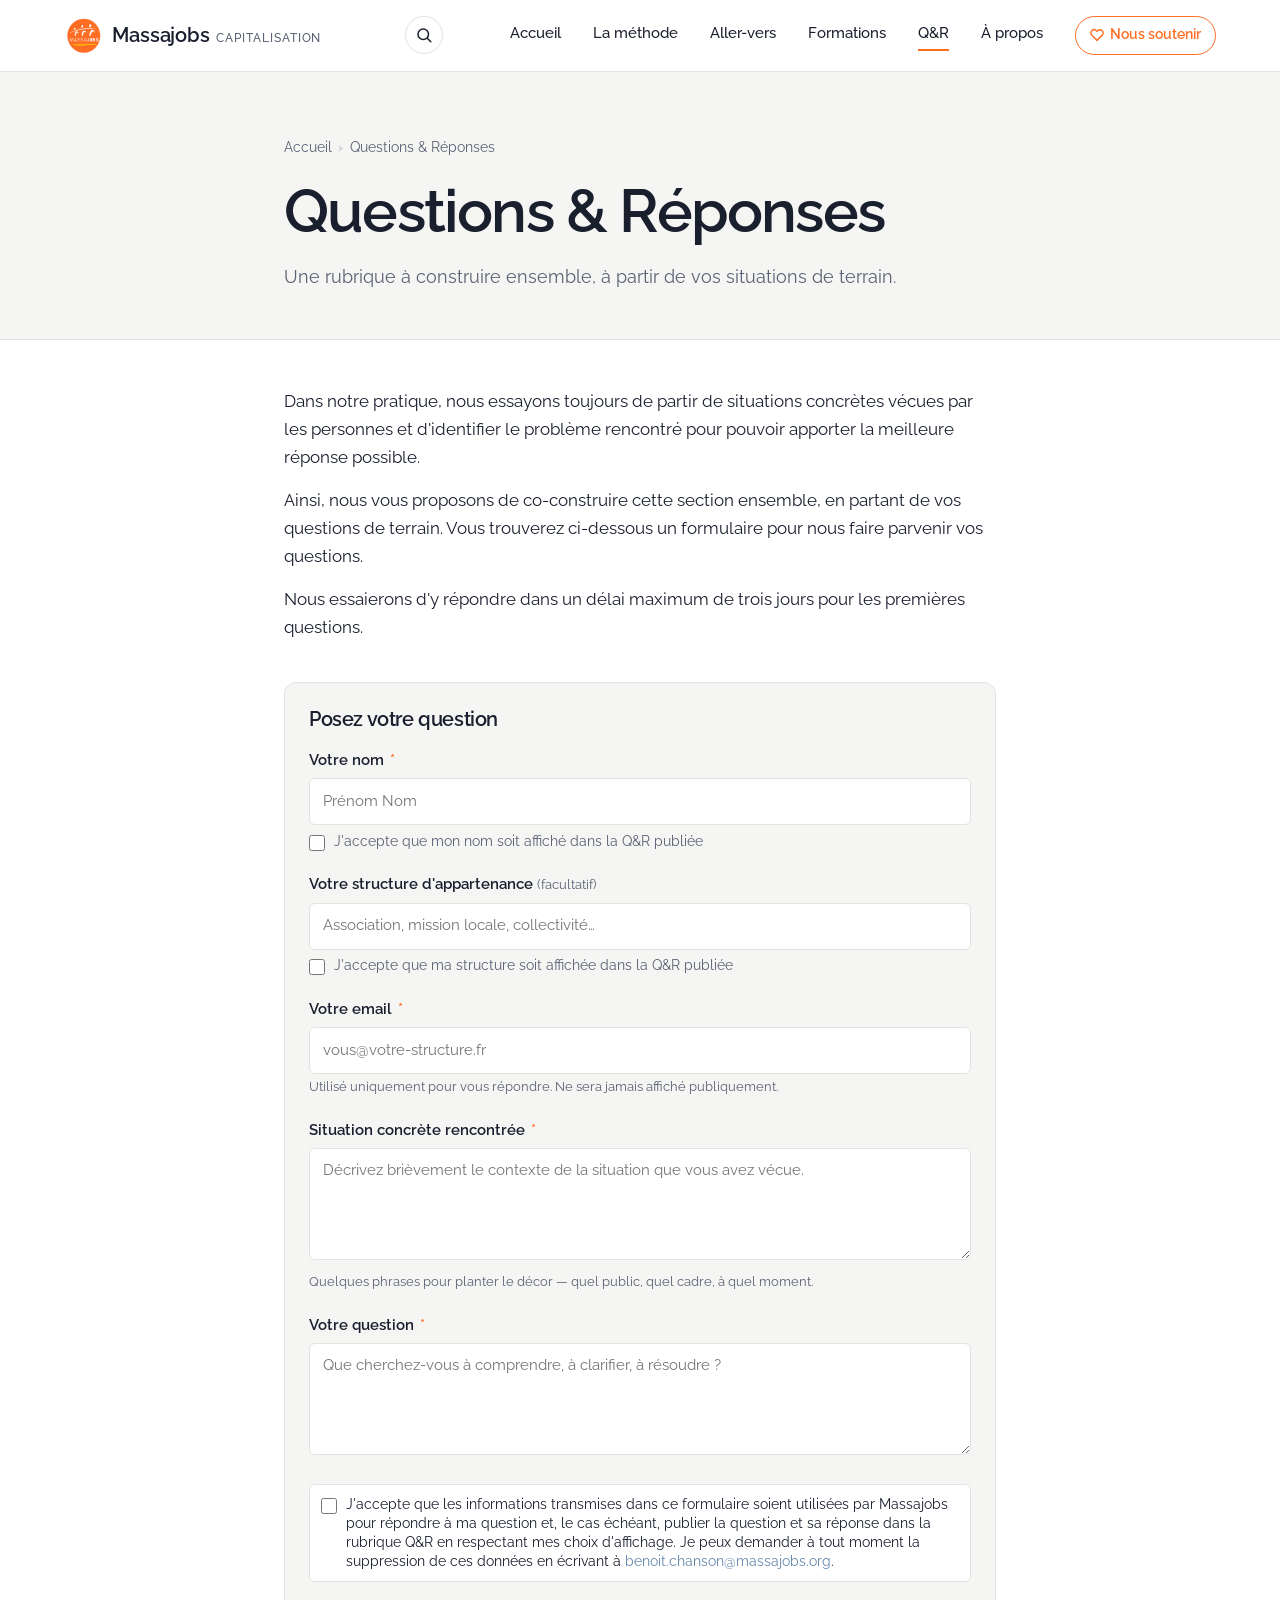
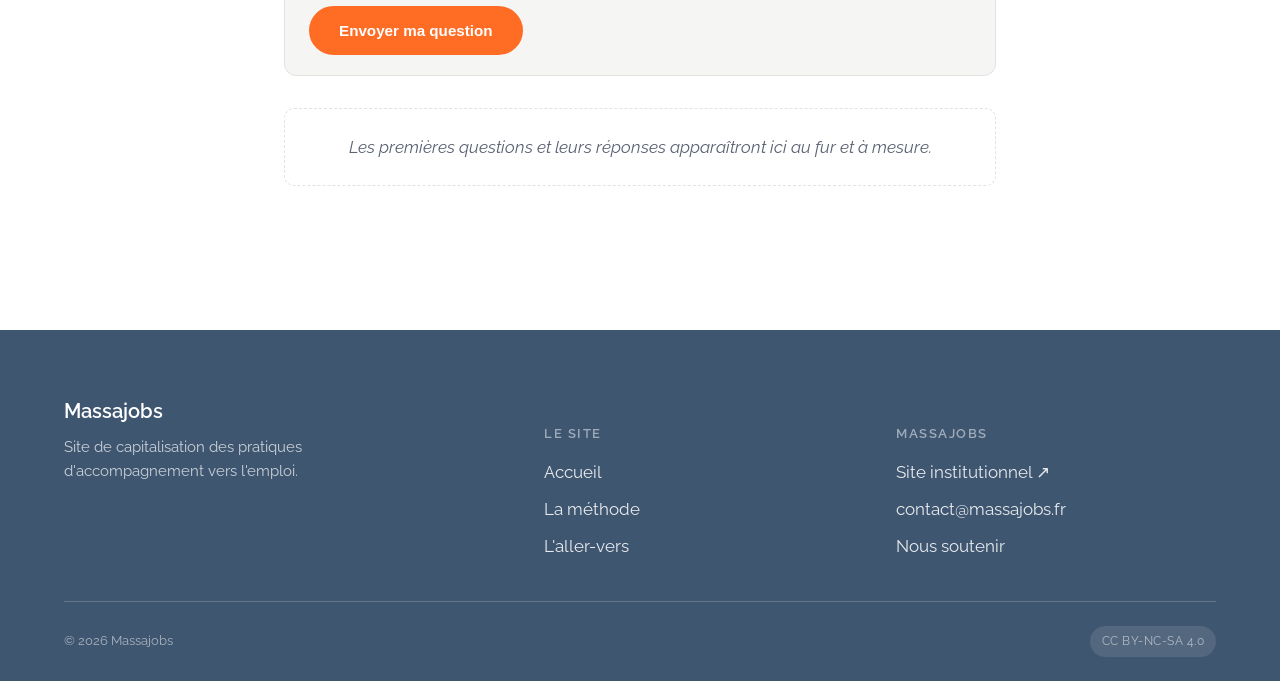
<file: pages/questions-reponses.html>
<!DOCTYPE html>
<html lang="fr">
<head>
    <meta charset="UTF-8">
    <meta name="viewport" content="width=device-width, initial-scale=1.0">
    <title>Questions & Réponses — Massajobs</title>
    <link rel="preconnect" href="https://fonts.googleapis.com">
    <link rel="preconnect" href="https://fonts.gstatic.com" crossorigin>
    <link href="https://fonts.googleapis.com/css2?family=Raleway:wght@300;400;500;600;700;800&display=swap" rel="stylesheet">
    <link rel="stylesheet" href="../assets/css/style.css">
    <link rel="icon" type="image/png" sizes="32x32" href="../assets/img/favicon-32.png">
    <link rel="icon" type="image/png" sizes="16x16" href="../assets/img/favicon-16.png">
    <link rel="apple-touch-icon" href="../assets/img/logo-massajobs.png">
</head>
<body>

<header class="site-header">
    <div class="site-header__inner">
        <a href="../index.html" class="site-logo">
            <img src="../assets/img/logo-massajobs.png" alt="" class="site-logo__img" aria-hidden="true">
            <span class="site-logo__text">
                <strong>Massajobs</strong>
                <small>Capitalisation</small>
            </span>
        </a>
        <button class="menu-toggle" aria-label="Menu" onclick="document.querySelector('.site-nav').classList.toggle('open')">☰</button>
        <button type="button" class="search-toggle" aria-label="Rechercher dans le site" title="Rechercher (⌘/Ctrl + K)"><svg viewBox="0 0 24 24" fill="none" stroke="currentColor" stroke-width="2" stroke-linecap="round" stroke-linejoin="round" aria-hidden="true"><circle cx="11" cy="11" r="7"/><path d="m21 21-4.3-4.3"/></svg></button>
        <nav class="site-nav">
            <a href="../index.html">Accueil</a>
            <div class="nav-dropdown"><a href="methode.html" class="nav-dropdown__trigger">La méthode</a><div class="nav-dropdown__menu"><a href="posture.html">Éclairer notre posture</a><a href="matiere.html">La matière</a><a href="structure.html">La structure</a><a href="outils.html">Les outils</a></div></div>
            <a href="aller-vers.html">Aller-vers</a>
            <a href="offre.html">Formations</a>
            <a href="questions-reponses.html" class="active">Q&amp;R</a>
            <a href="a-propos.html">À propos</a>
            <a href="nous-soutenir.html" class="nav-donate">Nous soutenir</a>
        </nav>
    </div>
</header>

<section class="article-header">
    <div class="article-header__inner">
        <div class="breadcrumb"><a href="../index.html">Accueil</a><span class="breadcrumb__sep">›</span><span>Questions & Réponses</span></div>
        <h1>Questions &amp; Réponses</h1>
        <p class="article-header__lead">Une rubrique à construire ensemble, à partir de vos situations de terrain.</p>
    </div>
</section>

<div class="reading">

<div class="qa-intro">
    <p>Dans notre pratique, nous essayons toujours de partir de situations concrètes vécues par les personnes et d'identifier le problème rencontré pour pouvoir apporter la meilleure réponse possible.</p>
    <p>Ainsi, nous vous proposons de co-construire cette section ensemble, en partant de vos questions de terrain. Vous trouverez ci-dessous un formulaire pour nous faire parvenir vos questions.</p>
    <p>Nous essaierons d'y répondre dans un délai maximum de trois jours pour les premières questions.</p>
</div>

<form class="qa-form" id="qa-form" action="https://formspree.io/f/xojbrzng" method="POST" novalidate>

    <h2 class="qa-form__title">Posez votre question</h2>

    <div class="form-field">
        <label class="form-label" for="qa-name">Votre nom <span class="required" aria-hidden="true">*</span></label>
        <input class="form-input" type="text" id="qa-name" name="nom" required placeholder="Prénom Nom" autocomplete="name">
        <label class="form-checkbox-row">
            <input type="checkbox" name="afficher_nom" value="oui">
            <span>J'accepte que mon nom soit affiché dans la Q&amp;R publiée</span>
        </label>
    </div>

    <div class="form-field">
        <label class="form-label" for="qa-structure">Votre structure d'appartenance <span class="form-help" style="display:inline; margin:0; font-weight:400;">(facultatif)</span></label>
        <input class="form-input" type="text" id="qa-structure" name="structure" placeholder="Association, mission locale, collectivité…" autocomplete="organization">
        <label class="form-checkbox-row">
            <input type="checkbox" name="afficher_structure" value="oui">
            <span>J'accepte que ma structure soit affichée dans la Q&amp;R publiée</span>
        </label>
    </div>

    <div class="form-field">
        <label class="form-label" for="qa-email">Votre email <span class="required" aria-hidden="true">*</span></label>
        <input class="form-input" type="email" id="qa-email" name="email" required placeholder="vous@votre-structure.fr" autocomplete="email">
        <span class="form-help">Utilisé uniquement pour vous répondre. Ne sera jamais affiché publiquement.</span>
    </div>

    <div class="form-field">
        <label class="form-label" for="qa-situation">Situation concrète rencontrée <span class="required" aria-hidden="true">*</span></label>
        <textarea class="form-textarea" id="qa-situation" name="situation" required rows="4" placeholder="Décrivez brièvement le contexte de la situation que vous avez vécue."></textarea>
        <span class="form-help">Quelques phrases pour planter le décor — quel public, quel cadre, à quel moment.</span>
    </div>

    <div class="form-field">
        <label class="form-label" for="qa-question">Votre question <span class="required" aria-hidden="true">*</span></label>
        <textarea class="form-textarea" id="qa-question" name="question" required rows="4" placeholder="Que cherchez-vous à comprendre, à clarifier, à résoudre ?"></textarea>
    </div>

    <!-- Anti-spam honeypot : invisible aux humains, rempli par les bots -->
    <div class="form-honeypot" aria-hidden="true">
        <label>Ne pas remplir : <input type="text" name="_gotcha" tabindex="-1" autocomplete="off"></label>
    </div>

    <!-- Métadonnées Formspree -->
    <input type="hidden" name="_subject" value="Nouvelle question Q&R Massajobs">

    <div class="form-field">
        <label class="form-checkbox-row is-required">
            <input type="checkbox" name="consentement_rgpd" value="oui" required>
            <span>J'accepte que les informations transmises dans ce formulaire soient utilisées par Massajobs pour répondre à ma question et, le cas échéant, publier la question et sa réponse dans la rubrique Q&amp;R en respectant mes choix d'affichage. Je peux demander à tout moment la suppression de ces données en écrivant à <a href="mailto:benoit.chanson@massajobs.org">benoit.chanson@massajobs.org</a>.</span>
        </label>
    </div>

    <div class="form-actions">
        <button class="btn btn-primary form-submit" type="submit">Envoyer ma question</button>
    </div>

    <div class="form-status" id="qa-status" role="status" aria-live="polite"></div>
</form>

<div class="qa-empty">
    Les premières questions et leurs réponses apparaîtront ici au fur et à mesure.
</div>

</div>

<footer class="site-footer">
    <div class="container">
        <div class="site-footer__grid">
            <div>
                <div class="site-footer__brand">Massajobs</div>
                <p class="site-footer__lead">Site de capitalisation des pratiques d'accompagnement vers l'emploi.</p>
            </div>
            <div>
                <h4>Le site</h4>
                <ul class="site-footer__links">
                    <li><a href="../index.html">Accueil</a></li>
                    <li><a href="methode.html">La méthode</a></li>
                    <li><a href="aller-vers.html">L'aller-vers</a></li>
                </ul>
            </div>
            <div>
                <h4>Massajobs</h4>
                <ul class="site-footer__links">
                    <li><a href="https://www.massajobs.org" target="_blank" rel="noopener">Site institutionnel ↗</a></li>
                    <li><a href="mailto:contact@massajobs.fr">contact@massajobs.fr</a></li>
                    <li><a href="nous-soutenir.html">Nous soutenir</a></li>
                </ul>
            </div>
        </div>
        <div class="site-footer__bottom">
            <span>© 2026 Massajobs</span>
            <span class="license-tag">CC BY-NC-SA 4.0</span>
        </div>
    </div>
</footer>

<script>
// Soumission AJAX du formulaire Q&R vers Formspree
(function () {
    var form = document.getElementById('qa-form');
    var status = document.getElementById('qa-status');
    if (!form || !status) return;

    function showStatus(type, message) {
        status.className = 'form-status is-visible is-' + type;
        status.textContent = message;
    }

    form.addEventListener('submit', function (e) {
        e.preventDefault();

        // Validation HTML5 native
        if (!form.checkValidity()) {
            form.reportValidity();
            return;
        }

        var submitBtn = form.querySelector('button[type="submit"]');
        var originalLabel = submitBtn.textContent;
        submitBtn.disabled = true;
        submitBtn.textContent = 'Envoi en cours…';
        status.className = 'form-status';

        var data = new FormData(form);

        fetch(form.action, {
            method: 'POST',
            body: data,
            headers: { 'Accept': 'application/json' }
        })
        .then(function (response) {
            if (response.ok) {
                form.reset();
                showStatus('success',
                    'Merci ! Votre question a bien été reçue. ' +
                    'Nous vous répondrons par email dans un délai maximum de trois jours.');
                submitBtn.disabled = true;
                submitBtn.textContent = 'Question envoyée';
                form.style.opacity = '0.7';
            } else {
                return response.json().then(function (data) {
                    var msg = (data && data.errors && data.errors.map(function (e) { return e.message; }).join(', '))
                              || 'Une erreur est survenue. Merci de réessayer dans un moment, ou de nous écrire directement à benoit.chanson@massajobs.org.';
                    showStatus('error', msg);
                    submitBtn.disabled = false;
                    submitBtn.textContent = originalLabel;
                });
            }
        })
        .catch(function () {
            showStatus('error',
                'L’envoi a échoué. Vérifiez votre connexion ou écrivez-nous directement à benoit.chanson@massajobs.org.');
            submitBtn.disabled = false;
            submitBtn.textContent = originalLabel;
        });
    });
})();
</script>
<script src="../assets/js/search.js" defer></script>
</body>
</html>
</file>
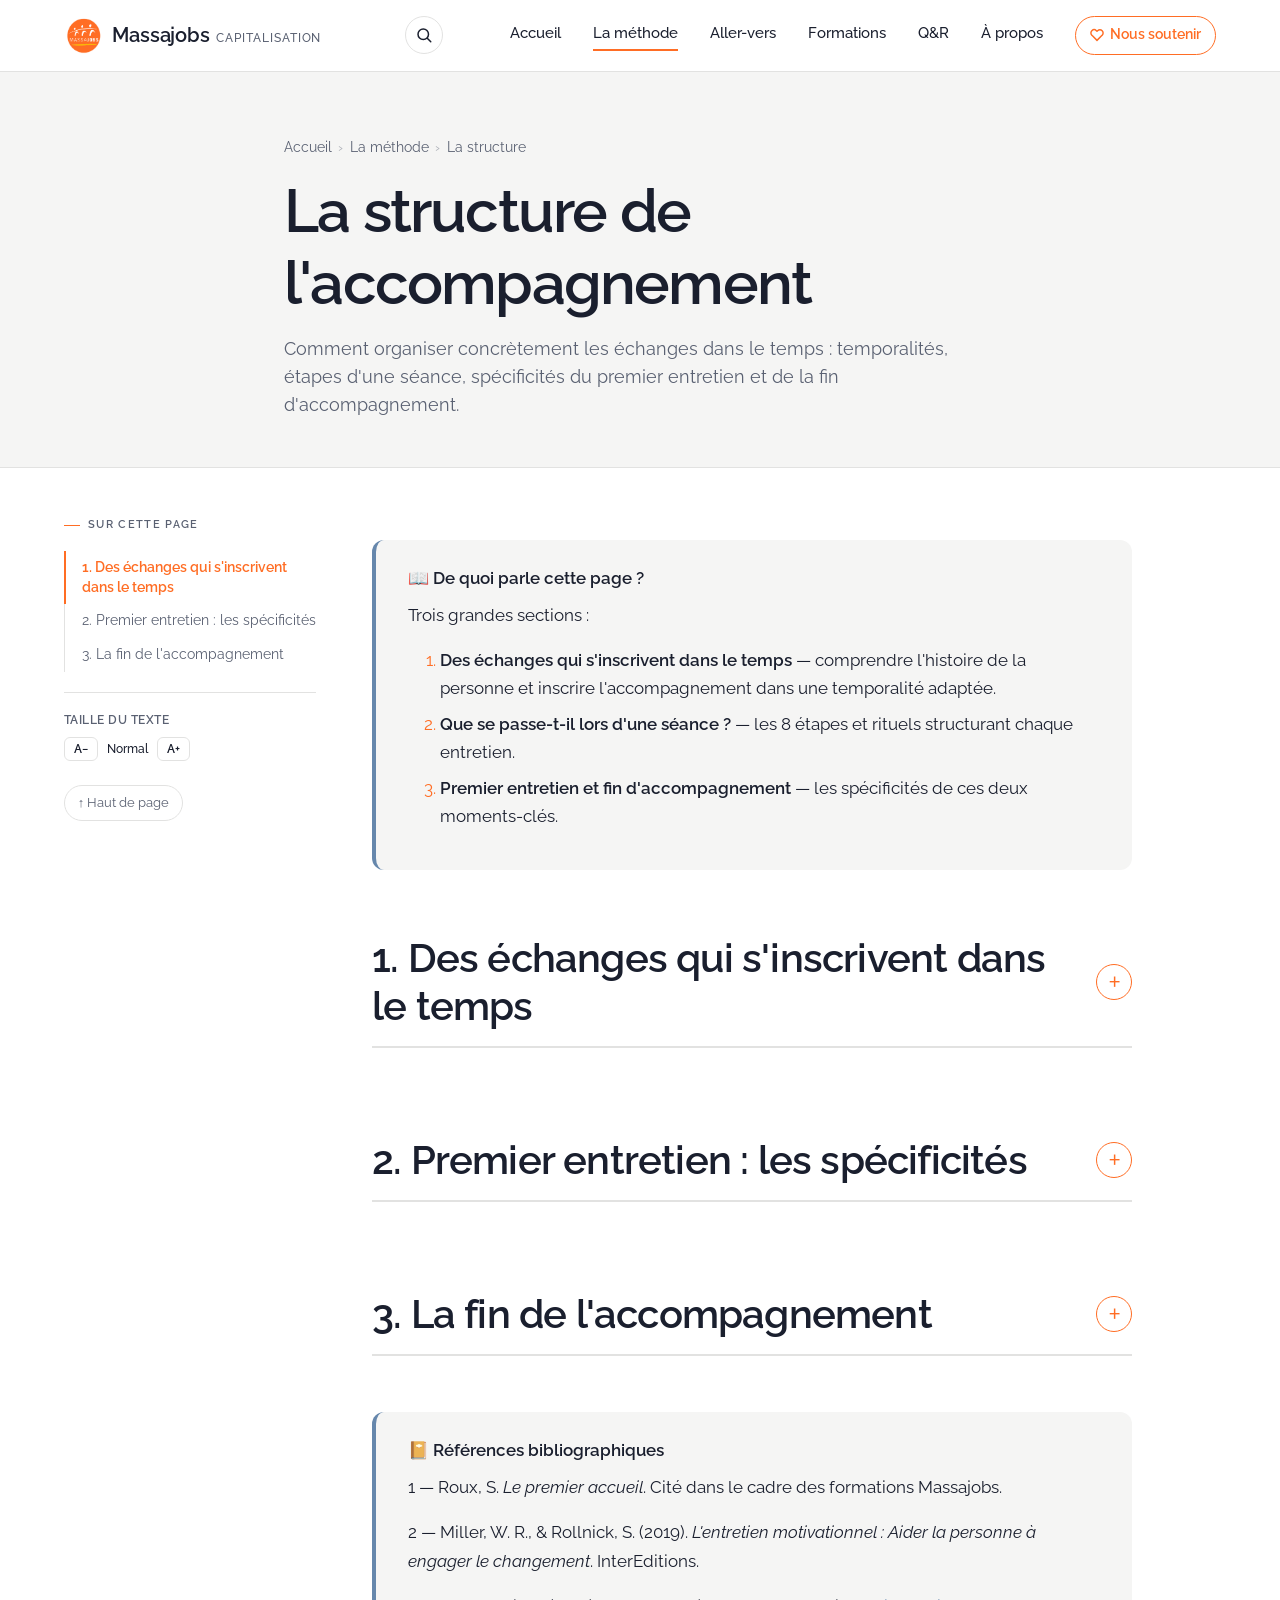
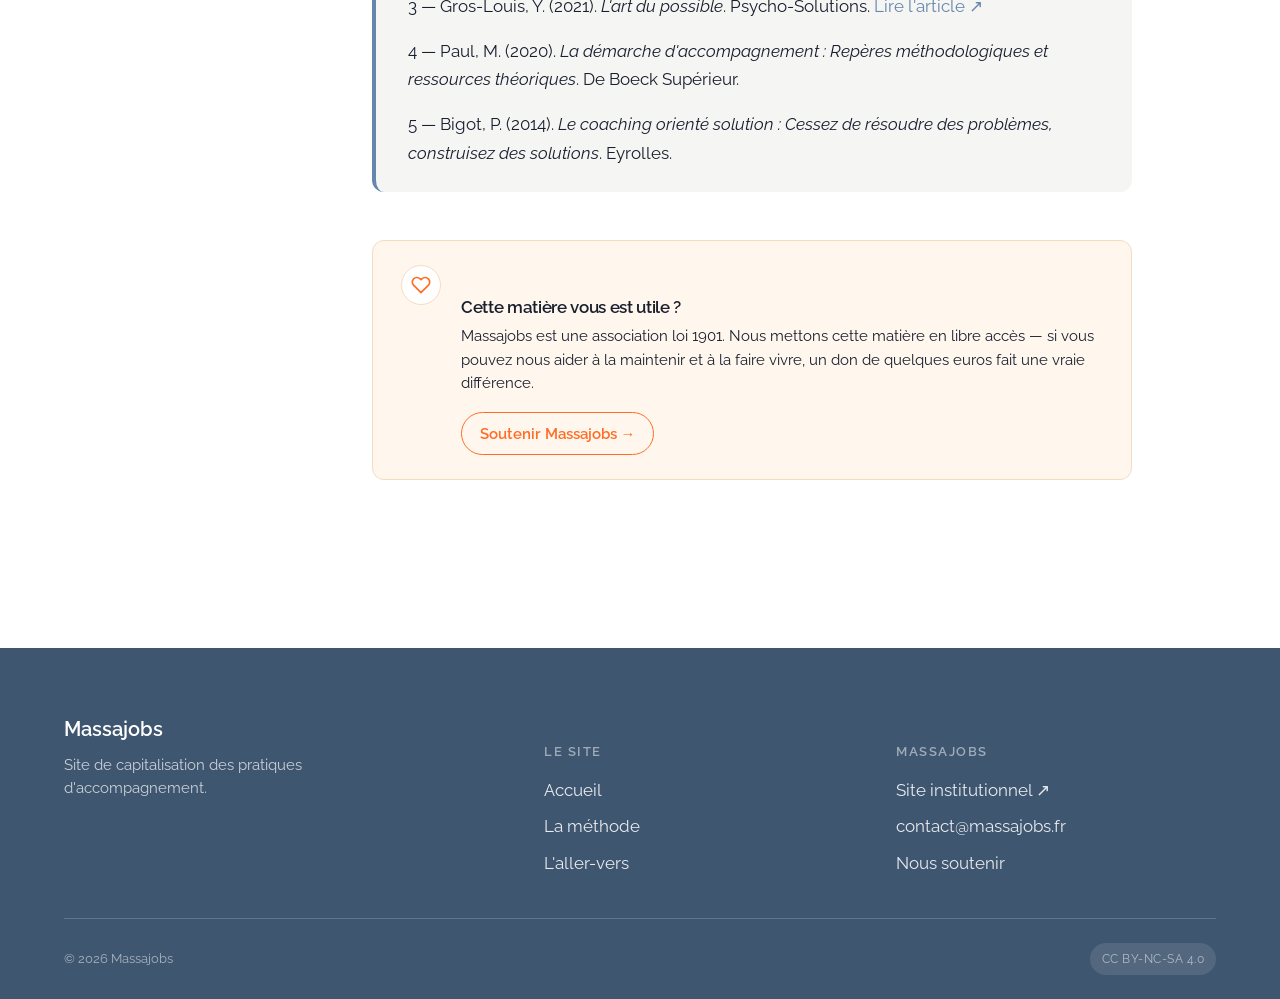
<file: pages/structure.html>
<!DOCTYPE html>
<html lang="fr">
<head>
    <meta charset="UTF-8">
    <meta name="viewport" content="width=device-width, initial-scale=1.0">
    <title>La structure de l'accompagnement — Massajobs</title>
    <link rel="preconnect" href="https://fonts.googleapis.com">
    <link rel="preconnect" href="https://fonts.gstatic.com" crossorigin>
    <link href="https://fonts.googleapis.com/css2?family=Raleway:wght@300;400;500;600;700;800&display=swap" rel="stylesheet">
    <link rel="stylesheet" href="../assets/css/style.css">
    <link rel="icon" type="image/png" sizes="32x32" href="../assets/img/favicon-32.png">
    <link rel="icon" type="image/png" sizes="16x16" href="../assets/img/favicon-16.png">
    <link rel="apple-touch-icon" href="../assets/img/logo-massajobs.png">
</head>
<body>

<header class="site-header">
    <div class="site-header__inner">
        <a href="../index.html" class="site-logo">
            <img src="../assets/img/logo-massajobs.png" alt="" class="site-logo__img" aria-hidden="true">
            <span class="site-logo__text">
                <strong>Massajobs</strong>
                <small>Capitalisation</small>
            </span>
        </a>
        <button class="menu-toggle" onclick="document.querySelector('.site-nav').classList.toggle('open')">☰</button>
        <button type="button" class="search-toggle" aria-label="Rechercher dans le site" title="Rechercher (⌘/Ctrl + K)"><svg viewBox="0 0 24 24" fill="none" stroke="currentColor" stroke-width="2" stroke-linecap="round" stroke-linejoin="round" aria-hidden="true"><circle cx="11" cy="11" r="7"/><path d="m21 21-4.3-4.3"/></svg></button>
        <nav class="site-nav">
            <a href="../index.html">Accueil</a>
            <div class="nav-dropdown"><a href="methode.html" class="nav-dropdown__trigger active">La méthode</a><div class="nav-dropdown__menu"><a href="posture.html">Éclairer notre posture</a><a href="matiere.html">La matière</a><a href="structure.html">La structure</a><a href="outils.html">Les outils</a></div></div>
            <a href="aller-vers.html">Aller-vers</a>
            <a href="offre.html">Formations</a>
            <a href="questions-reponses.html">Q&amp;R</a>
            <a href="a-propos.html">À propos</a>
            <a href="nous-soutenir.html" class="nav-donate">Nous soutenir</a>
        </nav>
    </div>
</header>

<section class="article-header">
    <div class="article-header__inner">
        <div class="breadcrumb"><a href="../index.html">Accueil</a><span class="breadcrumb__sep">›</span><a href="methode.html">La méthode</a><span class="breadcrumb__sep">›</span><span>La structure</span></div>
        <h1>La structure de l'accompagnement</h1>
        <p class="article-header__lead">Comment organiser concrètement les échanges dans le temps : temporalités, étapes d'une séance, spécificités du premier entretien et de la fin d'accompagnement.</p>
    </div>
</section>

<div class="article-layout">
<aside class="toc" aria-label="Sommaire de la page">
    <div class="toc__label">Sur cette page</div>
    <ul>
        <li><a href="#echanges-temps">1. Des échanges qui s'inscrivent dans le temps</a></li>
        <li><a href="#premier-entretien">2. Premier entretien : les spécificités</a></li>
        <li><a href="#fin-accompagnement">3. La fin de l'accompagnement</a></li>
    </ul>
    <a href="#top" class="toc__back-to-top" onclick="window.scrollTo({top:0,behavior:'smooth'});return false;">↑ Haut de page</a>
</aside>

<div class="reading">

<div class="callout">
    <div class="callout__title">📖 De quoi parle cette page ?</div>
    <p>Trois grandes sections :</p>
    <ol>
        <li><strong>Des échanges qui s'inscrivent dans le temps</strong> — comprendre l'histoire de la personne et inscrire l'accompagnement dans une temporalité adaptée.</li>
        <li><strong>Que se passe-t-il lors d'une séance ?</strong> — les 8 étapes et rituels structurant chaque entretien.</li>
        <li><strong>Premier entretien et fin d'accompagnement</strong> — les spécificités de ces deux moments-clés.</li>
    </ol>
</div>

<details class="section-toggle">
<summary><h2 id="echanges-temps">1. Des échanges qui s'inscrivent dans le temps</h2></summary>

<p>Lorsqu'une personne sollicite notre aide, nous faisons l'hypothèse qu'elle a soit déjà tenté de résoudre son problème sans succès, soit qu'elle estime ne pas disposer, à ce stade, des ressources suffisantes pour y faire face seule.</p>

<p>Dans les deux cas, quelque chose a précédé l'entretien : la personne a une histoire, des expériences, des tentatives. Ce rappel peut sembler évident, mais il est essentiel.</p>

<p>L'entretien doit s'appuyer sur ce qui l'a précédé. Il convient d'explorer ce qui a déjà été tenté afin d'éviter de reproduire les mêmes impasses. Cela permet également d'identifier à quelle étape du processus se situe le blocage et où notre intervention peut être la plus utile. Nous rencontrons donc une personne porteuse d'une histoire, faite de réussites comme de tentatives infructueuses. Cela inclut notamment les accompagnements antérieurs qu'elle a pu connaître. Il est pertinent de questionner ces expériences. Les expériences passées révèlent souvent des ressources et des capacités de résilience qui ont permis de « tenir » malgré les difficultés. Ces ressources peuvent être réactivées pour affronter la situation actuelle.</p>

<p>Ce rappel permet d'éviter le piège de l'urgence et de l'agitation. Pensons aux personnes vivant des situations de grande précarité. Sous l'effet de l'empathie, l'accompagnateur peut vouloir répondre immédiatement et entrer dans une forme d'agitation. Or, cette précipitation peut être contreproductive. Gardons en tête que les personnes ont déjà mobilisé des ressources pour « faire avec » leur problème : elles savent, en partie, composer avec lui.</p>

<p><em>Par exemple, un jeune pouvant se retrouver ponctuellement sans logement peut ne pas être inquiet, car il a développé des stratégies pour trouver une solution dans un délai court.</em></p>

<p>Le rôle de l'accompagnateur consiste à repérer ce qui, dans la demande, est spécifique à l'« ici et maintenant ». Il s'agit également d'identifier les éventuelles différences avec des situations antérieures déjà surmontées. Cette analyse permet d'ajuster la réponse et d'inscrire l'accompagnement dans une temporalité adaptée : court, moyen ou long terme.</p>

<p>En conclusion, rappelons qu'avant nous, la personne s'est déjà débrouillée dans de nombreuses situations. De même, après nous, elle continuera à avancer sans notre présence. Nous ne sommes pas les seuls acteurs de son parcours. Accompagner suppose de s'inscrire dans un temps long. Notre intervention, « ici et maintenant », constitue un moment dans une trajectoire plus vaste.</p>

<p>Attention : il ne s'agit pas de minimiser notre rôle, mais de relativiser notre responsabilité. <span class="hl">Recevoir une demande d'accompagnement ne signifie pas porter l'entière responsabilité du parcours de vie de la personne.</span></p>

<div class="callout callout--idea">
<div class="callout__title">💡 Idée clé : nous ne sommes qu'un moment dans un parcours</div>
<p>Avant nous, la personne s'est déjà débrouillée dans de nombreuses situations. Après nous, elle continuera à avancer sans notre présence. Accompagner suppose de s'inscrire dans un temps long, de repérer ce qui est spécifique à l'« ici et maintenant », et de mobiliser les ressources déjà à l'œuvre chez la personne.</p>
</div>

<details class="section-toggle">
<summary><h3>Les différentes configurations générales des accompagnements</h3></summary>
<div class="details__body">

<div class="callout callout--tip">
<div class="callout__title">🧭 Outil de repérage — Les 3 temporalités d'accompagnement</div>
<p>Selon la nature de la demande et les objectifs de la personne, l'accompagnement s'inscrit dans l'une de ces trois temporalités. Identifier laquelle dès le premier entretien permet d'adapter le rythme, la profondeur et le cadre contractuel de la démarche.</p>
</div>

<div class="table-wrapper">
<table>
<thead>
<tr><th>Inscription dans le temps</th><th>Contenu du travail</th><th>Exemple</th></tr>
</thead>
<tbody>
<tr>
    <td><strong>Long terme</strong></td>
    <td>Un objectif à long terme est poursuivi par la personne et chaque séance va être au service de cet objectif global.</td>
    <td>• Trouver une orientation<br>• Trouver un travail dans les 3 prochains mois</td>
</tr>
<tr>
    <td><strong>Moyen terme</strong></td>
    <td>La personne a identifié une problématique ou un objectif précis ; l'accompagnement a du sens tant que la problématique persiste et que l'objectif n'est pas atteint.</td>
    <td>• Je n'arrive pas à obtenir un entretien d'embauche<br>• Je dois me préparer à un entretien</td>
</tr>
<tr>
    <td><strong>Court terme</strong></td>
    <td>La personne arrive avec une demande de soutien précise.</td>
    <td>• Réaliser un CV<br>• Faire une lettre de motivation</td>
</tr>
</tbody>
</table>
</div>

</div>
</details>

<details class="section-toggle">
<summary><h3>Une structure générale commune</h3></summary>
<div class="details__body">

<p>Toutes ces approches supposent la négociation d'un <strong>contrat</strong> permettant d'atteindre un objectif ou de résoudre un problème. Cette négociation intervient dès le début de l'échange.</p>

<p>Nous nous appuyons ici sur l'acronyme <strong>R-Pb-B-D-C</strong>, développé par Vincent Lenhardt, pour structurer les entretiens. Pour rappel :</p>

<ul>
    <li><strong>R</strong> pour <strong>Réel</strong></li>
    <li><strong>Pb</strong> pour <strong>Problème</strong></li>
    <li><strong>B</strong> pour <strong>Besoins</strong></li>
    <li><strong>D</strong> pour <strong>Demande</strong></li>
    <li><strong>C</strong> pour <strong>Contrat</strong></li>
</ul>

<p>Dans une logique de moyen ou long terme, le premier rendez-vous en face à face constitue un moment clé pour instaurer la confiance et cadrer les échanges à venir.</p>

<p>Par la suite, des <strong>rituels de structuration</strong> à chaque rendez-vous permettent de maintenir le fil conducteur de l'accompagnement. Dans une logique de court terme, la négociation du contrat est traitée plus rapidement en début d'entretien.</p>

<p>Après le premier entretien, les échanges s'articulent autour des 8 grandes étapes suivantes :</p>

<ol>
    <li>La préparation de l'entretien par l'accompagnateur</li>
    <li>L'accueil</li>
    <li>La négociation du contrat de séance (R-Pb-B-D-C)</li>
    <li>La relecture des actions menées par la personne depuis la séance précédente</li>
    <li>Le temps de travail (le « faire »)</li>
    <li>La projection et l'élaboration du plan d'action</li>
    <li>La conclusion avec la personne accompagnée</li>
    <li>Le bilan de l'accompagnateur</li>
</ol>

<p>Nous détaillerons chacune de ces étapes avant d'aborder les spécificités du premier entretien et de la fin d'accompagnement, qui présentent des caractéristiques propres.</p>

</div>
</details>

<details class="section-toggle">
<summary><h3>Que se passe-t-il lors d'une séance ? Les 8 étapes et rituels associés</h3></summary>
<div class="details__body">

<details>
<summary>🧘 <strong>La préparation de l'entretien</strong></summary>
<div class="details__body">
<p><strong>Objectifs :</strong></p>
<ul>
    <li>Clarifier son intention pour l'échange à venir.</li>
    <li>Prendre conscience de son état émotionnel et de sa disponibilité réelle.</li>
    <li>Décider de mettre à distance les distractions potentielles.</li>
    <li>Relire les notes issues des échanges précédents.</li>
    <li>Préparer le cadre et le matériel nécessaire.</li>
</ul>
<div class="callout callout--tip">
<div class="callout__title">🛠️ Outils associés</div>
<ul>
    <li>La notion d'intention</li>
    <li>Le carnet d'intention</li>
    <li>La notion de cadre de l'entretien</li>
</ul>
</div>
<div class="callout callout--idea">
<div class="callout__title">💡 Tips</div>
<ul>
    <li>Le temps de préparation peut être court : environ 5 minutes, et diminuer avec l'expérience. Un minimum d'une minute reste néanmoins recommandé.</li>
    <li>Prévoir 1h15 pour un rendez-vous d'une heure (5 minutes avant, 10 minutes après).</li>
    <li>Prévoir un temps en début de journée pour préparer l'ensemble des entretiens prévus.</li>
</ul>
</div>
</div>
</details>

<details>
<summary>🚪 <strong>L'accueil</strong></summary>
<div class="details__body">
<p><strong>Objectifs :</strong></p>
<ul>
    <li>Aller accueillir la personne au seuil, établir un contact visuel et lui proposer une boisson.</li>
    <li>Prendre la « température » émotionnelle : <em>« Comment allez-vous ? »</em></li>
    <li>Ajuster les aspects matériels et veiller à l'ergonomie de l'espace d'échange.</li>
</ul>
<p>L'enjeu est que la personne se sente reconnue comme une personne à part entière, et non uniquement comme un usager d'un service.</p>
<div class="callout callout--idea">
<div class="callout__title">💡 Tips</div>
<p>Si la réponse à « Comment allez-vous ? » est négative, évaluer s'il est nécessaire d'y consacrer davantage de temps. Quelques formulations utiles :</p>
<ul>
    <li><em>« J'entends que vous traversez telle difficulté… »</em></li>
    <li><em>« Souhaitez-vous que nous prenions davantage de temps sur ce sujet ? Ou bien, je vous propose de revenir aux objectifs fixés ensemble. »</em></li>
    <li><em>« Quel lien faites-vous entre cette situation et l'objectif de notre échange aujourd'hui ? »</em></li>
</ul>
</div>
</div>
</details>

<details>
<summary>📋 <strong>La négociation du contrat de séance</strong></summary>
<div class="details__body">
<p><strong>Objectifs :</strong></p>
<ul>
    <li>Définir ensemble la direction commune à suivre.</li>
    <li>S'accorder sur le temps consacré à chaque thème et sur les rôles de chacun.</li>
    <li>Sécuriser la personne quant au contenu et au déroulé de la séance.</li>
</ul>
<div class="callout callout--tip">
<div class="callout__title">🛠️ Outils associés</div>
<ul>
    <li>La grille <strong>R-Pb-B-D-C</strong>, adaptée à la séance</li>
    <li>La fiche « Objectif » définie lors de la séance précédente</li>
</ul>
</div>
<div class="callout callout--idea">
<div class="callout__title">💡 Tips</div>
<ul>
    <li>Relier l'objectif spécifique de la séance à l'objectif global du parcours.</li>
    <li>Rappeler explicitement le temps consacré à chaque partie de l'entretien.</li>
    <li><span class="hl">Plus l'objectif de séance est concret et précis, plus l'accompagnement gagne en efficacité.</span></li>
</ul>
</div>
</div>
</details>

<details>
<summary>🔄 <strong>La relecture de l'interséance</strong></summary>
<div class="details__body">
<p><strong>Objectifs :</strong></p>
<ul>
    <li>Favoriser la prise de conscience des « expertises concrètes » développées par la personne.</li>
    <li>Renforcer l'<strong>effet Pygmalion</strong> en valorisant les compétences et les réussites.</li>
    <li>Identifier précisément les étapes de l'action ayant posé difficulté.</li>
</ul>
<div class="callout callout--tip">
<div class="callout__title">🛠️ Outils associés</div>
<ul>
    <li>La valorisation</li>
    <li>L'<strong>action conscientisante</strong> (Yann Le Bossé <a href="#ref-1">(1)</a>)</li>
</ul>
</div>
<div class="callout callout--idea">
<div class="callout__title">💡 Tips</div>
<p>Ouvrir cette séquence par la question rituelle : <em>« Qu'est-ce qui va mieux depuis la dernière fois ? »</em></p>
<p>Formulations utiles pour explorer l'expérience concrète :</p>
<ul>
    <li><em>« Lorsque vous évoquez cet événement, je vous propose que nous nous y arrêtions un instant. »</em></li>
    <li><em>« Si j'étais réalisateur, quelles indications devrais-je donner à des comédiens pour rejouer cette scène ? »</em></li>
    <li><em>« Si nous analysions cette scène comme une séquence vidéo, qu'observerions-nous précisément ? »</em></li>
</ul>
</div>
</div>
</details>

<details>
<summary>⚡ <strong>Le cœur de l'entretien : le temps du faire</strong></summary>
<div class="details__body">
<p><strong>Objectifs :</strong></p>
<ul>
    <li>Atteindre l'objectif défini par le contrat de séance.</li>
    <li>Contribuer à transformer le « monde » de la personne — soit en puissance (nouveau récit), soit en acte (action concrète durant la séance).</li>
</ul>
<div class="callout callout--tip">
<div class="callout__title">🛠️ Outils associés</div>
<ul>
    <li>Les grilles de questionnement</li>
    <li>Les différents « faire » en entretien</li>
    <li>L'action conscientisante</li>
</ul>
</div>
<div class="callout callout--idea">
<div class="callout__title">💡 Tips</div>
<ul>
    <li><em>« Quel lien faites-vous entre ce que vous évoquez et l'objectif que nous avons fixé ensemble ? »</em></li>
    <li><em>« Combien de temps souhaitons-nous consacrer à ce sujet sans compromettre l'objectif que nous nous sommes fixé ? »</em></li>
</ul>
<p>Ancrer l'échange dans des éléments concrets et factuels, même lorsque le cœur du travail repose sur le « faire-dire ».</p>
</div>
</div>
</details>

<details>
<summary>🚀 <strong>La projection vers l'après et le plan d'action</strong></summary>
<div class="details__body">
<p><strong>Objectifs :</strong></p>
<ul>
    <li>Récapituler les éléments clés de l'échange.</li>
    <li>Se projeter vers les prochaines étapes.</li>
    <li>Encourager, soutenir et anticiper les freins potentiels.</li>
</ul>
<div class="callout callout--tip">
<div class="callout__title">🛠️ Outils associés</div>
<p>Les trois questions structurantes (<strong>Tête / Cœur / Jambe</strong>) :</p>
<ul>
    <li><em>« Qu'est-ce que vous retenez de l'échange ? »</em> (Tête)</li>
    <li><em>« Qu'est-ce que cela vous fait ? »</em> (Cœur)</li>
    <li><em>« Qu'est-ce que cela vous donne envie de faire ? »</em> (Jambe)</li>
</ul>
<p>Le questionnement autour du plan d'action · les prescriptions ou propositions de tâches · les questions à échelle.</p>
</div>
<div class="callout callout--idea">
<div class="callout__title">💡 Tips</div>
<p>Prendre le temps nécessaire. Ce temps, situé en fin d'entretien, est stratégique. Il existe un risque de le traiter rapidement, notamment en cas de dépassement horaire.</p>
<p><strong>La métaphore du bouquet :</strong> en synthétisant les actions identifiées, vous « offrez » un bouquet composé des idées et engagements recueillis tout au long de l'échange.</p>
</div>
</div>
</details>

<details>
<summary>🎯 <strong>La conclusion avec la personne accompagnée</strong></summary>
<div class="details__body">
<p><strong>Objectifs :</strong></p>
<ul>
    <li>Engager une méta-communication sur le déroulement de l'échange.</li>
    <li>Recueillir le retour de la personne accompagnée sur notre manière de fonctionner.</li>
</ul>
<div class="callout callout--tip">
<div class="callout__title">🛠️ Outils associés</div>
<ul>
    <li>La <strong>méta-communication</strong></li>
    <li>Le contrat</li>
</ul>
</div>
<div class="callout callout--idea">
<div class="callout__title">💡 Tips</div>
<p>Lors des premiers entretiens, rappeler le sens de cette démarche : ajuster notre pratique afin qu'elle corresponde au mieux aux attentes de la personne. Se référer au contrat établi en début d'échange pour évaluer s'il a été respecté.</p>
</div>
</div>
</details>

<details>
<summary>📊 <strong>Le bilan pour l'accompagnateur (post-entretien)</strong></summary>
<div class="details__body">
<p><strong>Objectifs :</strong></p>
<ul>
    <li>Analyser l'éventuel écart entre l'intention initiale et le déroulement réel.</li>
    <li>Évaluer son état émotionnel après l'entretien.</li>
    <li>Évaluer sa pratique à l'aide d'une grille de relecture.</li>
    <li>Noter les éléments utiles en vue du prochain entretien.</li>
</ul>
<div class="callout callout--tip">
<div class="callout__title">🛠️ Outils associés</div>
<ul>
    <li>Une grille d'analyse des entretiens</li>
    <li>Les 20 comportements clés en entretien (voir annexe)</li>
</ul>
</div>
<div class="callout callout--idea">
<div class="callout__title">💡 Tips</div>
<ul>
    <li>La prise de notes relève soit d'exigences administratives, soit d'une analyse réflexive de votre pratique. Elle ne se substitue pas à la responsabilité de la personne accompagnée.</li>
    <li>L'auto-évaluation est la démarche la plus simple. L'évaluation par un pair constitue également un levier précieux — une fréquence mensuelle peut constituer un rythme pertinent.</li>
</ul>
</div>
</div>
</details>

</div>
</details>

</details>


<details class="section-toggle">
<summary><h2 id="premier-entretien">2. Premier entretien : les spécificités</h2></summary>

<p>Dans cette section, nous détaillons les différentes étapes qui structurent le premier entretien. Certaines ont déjà été présentées dans la section précédente, mais nous apporterons ici des précisions spécifiques au contexte du premier entretien. <span class="hl">L'enjeu du premier entretien est majeur : la personne accompagnée y évalue votre intention, votre crédibilité et votre capacité à répondre à ses attentes.</span> Cette première rencontre est déterminante pour la suite de l'accompagnement.</p>

<details>
<summary>🚪 <strong>Accueillir</strong></summary>
<div class="details__body">
<p>Aller chercher la personne au seuil, proposer un verre d'eau, l'inviter à s'installer. Prendre la « température » : <em>« Vous allez bien ? »</em>, <em>« Avez-vous trouvé facilement ? »</em></p>

<blockquote class="pull-quote"><span class="hl">Le premier accueil, c'est la première impression. Il est habituel de dire qu'on ne peut faire une deuxième première impression.</span><cite>Stéphane Roux <a href="#ref-1">(1)</a></cite></blockquote>

<p>L'enjeu est de faire ressentir à l'autre qu'il a de la valeur à nos yeux, qu'il est reconnu comme une personne à part entière.</p>
</div>
</details>

<details>
<summary>🛡️ <strong>Cadrer la séance pour rassurer et sécuriser</strong></summary>
<div class="details__body">
<ul>
    <li>Vérifier l'absence d'urgence : <em>« Avant de commencer, y a-t-il quelque chose d'important que vous souhaitez me dire ? »</em></li>
    <li>Préciser la durée estimée (environ 30 minutes en général, plus court si la demande est précise).</li>
</ul>

<div class="callout">
<div class="callout__title">💬 Exemples de formulations</div>
<p><strong>Pour traiter l'urgence :</strong></p>
<p><em>« Y a-t-il autre chose avant de commencer qu'il me semble utile de me dire ? »</em></p>
<p><strong>Pour cadrer et sécuriser :</strong></p>
<p><em>« J'aimerais d'abord prendre le temps de vous rencontrer avant de vous écouter sur ce qui est important pour vous. »</em></p>
<p><strong>Pour intégrer une évaluation</strong> (Miller et Rollnick <a href="#ref-2">(2)</a>) :</p>
<p><em>« Nous avons au moins deux choses à faire : un formulaire et un temps d'écoute. Qu'est-ce que vous préférez faire en premier ? »</em></p>
<p><strong>Pour parler des différents rôles</strong> (Miller et Rollnick <a href="#ref-2">(2)</a>) :</p>
<p><em>« Imaginez que je porte différentes casquettes : vous accompagner et valider administrativement votre engagement. J'espère que nous pourrons travailler ensemble quelle que soit la casquette que je porte. Qu'en pensez-vous ? »</em></p>
</div>
</div>
</details>

<details>
<summary>🤝 <strong>Gagner la confiance</strong></summary>
<div class="details__body">

<p><strong>Objectif :</strong> Se présenter de manière personnelle et professionnelle.</p>

<p><strong>Que faire ?</strong></p>

<p>Structurer votre présentation autour de quelques questions simples : <em>Qui suis-je ? D'où viens-je ? Qu'est-ce que j'aime ? Qu'est-ce qui m'anime dans mon métier ? Quelle est mon intention dans cette rencontre ?</em></p>

<p>Vous pouvez également débuter par votre nom et votre prénom. Le nom et le prénom constituent des <strong>invariants anthropologiques</strong> : toute personne en possède et peut en raconter l'histoire ou la signification. Cette entrée par le nom peut ouvrir à des échanges riches de sens et favoriser la rencontre.</p>

<p><strong>Précisions :</strong></p>

<p>Il est important de faire le premier pas pour briser la glace, en partageant quelques éléments personnels afin que la personne sache à qui elle s'adresse. Gardons à l'esprit que l'accompagnement amènera parfois l'autre à se dévoiler également. Il est donc juste que l'accompagnateur accepte aussi une part mesurée de <strong>dévoilement</strong>.</p>

<p>Attention : il s'agit d'un dévoilement, non d'une « mise à nu ». Il ne s'agit pas de raconter l'intégralité de son histoire personnelle à une personne venue pour un accompagnement professionnel.</p>

<p>La structure de votre présentation peut servir de modèle lorsque viendra le tour de la personne de se présenter, ce qui facilitera son propre exercice.</p>

<h4>Présentation de Massajobs et exemple de réussite</h4>

<p><strong>Objectif :</strong> Présenter la structure ainsi que la méthode d'accompagnement proposée.</p>

<p><strong>Que faire ?</strong></p>
<ul>
    <li>Présenter l'histoire de <strong>Massajobs</strong>, son ancrage dans les quartiers de Marseille et, plus particulièrement, dans le quartier d'implantation.</li>
    <li>Exposer les différentes actions menées par Massajobs, en mettant l'accent sur l'accompagnement proposé et la mise en relation avec des acteurs de l'entreprise. Présenter également les membres de l'équipe.</li>
    <li>Illustrer par des exemples concrets de parcours et de réussites. Lorsque l'antenne dispose d'un « mur des réussites », s'y appuyer comme support visuel.</li>
</ul>

<p><strong>Précision :</strong></p>
<p>Il s'agit de présenter des éléments concrets et des solutions éprouvées afin de nourrir l'espoir et de susciter l'envie de poursuivre l'accompagnement.</p>

<h4>Laisser l'autre se présenter</h4>

<p><strong>Objectif :</strong> Laisser pleinement la place à l'autre et prendre la « température » relationnelle.</p>

<p><strong>Que faire ?</strong></p>
<p>Laisser la personne libre de se présenter. Le cadre implicite proposé lors de notre présentation peut servir de modèle, mais il ne constitue pas une obligation. N'imposez pas un respect strict du cadre : celui-ci est un repère, non une contrainte.</p>

<p><strong>Précision :</strong></p>
<p>Soyez attentif à la manière dont la personne se présente :</p>
<ul>
    <li><em>Par quoi commence-t-elle ?</em></li>
    <li><em>Est-elle loquace ou réservée ? Se limite-t-elle au minimum ?</em></li>
    <li><em>Sa présentation est-elle principalement centrée sur le professionnel ou inclut-elle des éléments personnels ?</em></li>
</ul>

<p>Dès cette étape, vous pouvez valoriser la personne ou rebondir sur ce qui semble important et porteur de sens pour elle. Par exemple : ce qu'elle a particulièrement apprécié dans son parcours professionnel. Ou encore : ce qu'elle aime faire pendant son temps libre.</p>

<p><strong>Facteur clé de succès :</strong></p>
<p>Soyez attentif à votre intention. Pendant cette phase d'écoute, cherchez-vous à comprendre, à diagnostiquer, à vous rassurer, à répondre immédiatement à la demande… ou simplement à rencontrer une personne ?</p>

<p>La structuration viendra dans l'étape suivante. Pour l'instant, écoutez et prenez le temps de rencontrer réellement la personne.</p>

</div>
</details>

<details>
<summary>👂🏼 <strong>Écouter le désir de changement et/ou la problématique de la personne accompagnée</strong></summary>
<div class="details__body">

<div class="callout callout--tip">
<div class="callout__title">🧭 Guide de lecture du tableau</div>
<p>Chaque ligne correspond à une étape de l'écoute active : ancrer dans le réel, explorer la demande, travailler le problème, identifier les besoins, valoriser les ressources, puis reformuler une nouvelle demande. L'ordre n'est pas rigide — il s'adapte à la dynamique de l'échange.</p>
</div>

<div class="table-wrapper">
<table>
<thead>
<tr><th>Quoi faire ?</th><th>Type de question associée</th><th>Sens</th></tr>
</thead>
<tbody>
<tr>
    <td>Ancrer la personne dans le réel</td>
    <td><em>Quelle est votre situation actuelle ?</em></td>
    <td>• Ancrer l'échange dans du concret<br>• Comprendre le monde de la personne accompagnée</td>
</tr>
<tr>
    <td>Premier niveau de demande</td>
    <td><em>Que voulez-vous que je fasse pour vous ?</em></td>
    <td>• Comprendre avec quoi la personne arrive comme demande (associée à la représentation de ce que vous pouvez proposer)</td>
</tr>
<tr>
    <td>Définir et redéfinir le problème</td>
    <td><em>Que voulez-vous changer ?</em><br><em>Qu'est-ce qui vous pose un problème ?</em><br><em>Qu'est-ce qui a été tenté pour faire face à ce problème ?</em></td>
    <td>• Définir la situation-problème (cf. section Travailler le problème)</td>
</tr>
<tr>
    <td>Besoins et importance</td>
    <td><em>Qu'est-ce qui vous pousse aujourd'hui à demander cette aide ?</em><br><em>Quelle est l'importance pour vous de résoudre ce problème ou d'obtenir ce changement ?</em><br><em>Combien de temps vous donnez-vous pour obtenir ce changement ?</em></td>
    <td>• Rechercher les éléments de motivation à travers la recherche de ce qui anime la personne à changer ou à faire face à son problème</td>
</tr>
<tr>
    <td>Valorisation</td>
    <td><em>Qu'est-ce que vous avez déjà mis en œuvre avec succès ?</em><br><em>Comment faites-vous pour composer avec votre problème ?</em><br><em>Comment était votre vie sans le problème ? Avant que le changement soit nécessaire ?</em></td>
    <td>• Permettre à la personne d'être rencontrée dans tout son être et non seulement sous le prisme de la situation problématique</td>
</tr>
<tr>
    <td>Proposer de faire une nouvelle demande</td>
    <td><em>Que voulez-vous que nous fassions ensemble ?</em><br><em>Qu'attendez-vous de l'accompagnement ?</em></td>
    <td>• Faire reformuler une demande après le processus de travail du problème pour définir de manière plus précise les attentes de la personne</td>
</tr>
</tbody>
</table>
</div>

<h4>Focus sur la valorisation au moment du premier entretien</h4>

<p>Nous reproduisons mot à mot les propos d'Yves Gros-Louis <a href="#ref-3">(3)</a> sur l'importance de la valorisation dès le premier entretien, car ils expriment clairement l'intention derrière cette étape de l'échange.</p>

<blockquote class="pull-quote">Il est important de se rappeler que les gens qui consultent sont submergés par des problèmes pour lesquels ils ont perdu espoir de résoudre par eux-mêmes. Ainsi, ils ressentent la plupart du temps le besoin de raconter en détail l'historique du (des) problème(s) qui les ont poussés à consulter. En outre, à force de raconter cette histoire, ils peuvent en venir à croire faussement que les problèmes et eux font un. Dans notre pratique, il est clair que les problèmes sont les problèmes et que la personne est la personne. Pour faire en sorte que la personne retrouve de l'espoir et qu'elle devienne une meilleure version d'elle-même, l'intervenant doit marquer une <span class="hl"><strong>différence nette entre le problème et la personne</strong></span>. Sa préoccupation dès la première minute de la séance est d'accueillir la personne et non le problème. Cette simple posture va permettre à la personne accompagnée d'avoir plus d'ouverture vers le changement. Orienter la conversation vers les solutions est plus facile lorsque le client est partie prenante de la conversation. Pour ce faire, l'intervenant s'assure qu'il a devant lui la personne et non le problème. En amorçant une conversation sur les compétences du client, ce dernier se surprend à devenir un participant actif dans le processus de changement.<cite>Yves Gros-Louis <a href="#ref-3">(3)</a></cite></blockquote>

</div>
</details>

<details>
<summary>🖼️ <strong>Définir le cadre</strong></summary>
<div class="details__body">

<h4>Définir le contrat et les objectifs</h4>

<p><strong>Objectif :</strong> Clarifier le cadre, la direction à suivre et les moyens à mobiliser dans l'accompagnement.</p>

<p><strong>Que faire ?</strong></p>
<ul>
    <li>Définir les rôles et responsabilités de chacun : qui fait quoi, et dans quels délais ?</li>
    <li>Définir le cadre temporel : date butoir, fréquence des rendez-vous et durée des séances.</li>
    <li>Établir un calendrier prévisionnel des échanges.</li>
</ul>

<p><strong>Précisions :</strong></p>
<p>Lors de la définition des rôles, l'accompagnateur doit être au clair sur son mandat afin de ne pas intervenir hors de son champ de compétence ou sur un terrain déjà couvert par un autre professionnel, lorsque cela convient à la personne accompagnée.</p>

<p>Il est essentiel d'identifier les éventuels accompagnements en cours afin de favoriser une coordination efficace entre les différents acteurs. Disposer d'une liste de partenaires spécialisés peut s'avérer utile pour orienter la personne vers un accompagnement plus adapté si nécessaire.</p>

<p><strong>Facteurs clés de succès :</strong></p>
<p>Les conditions du contrat doivent être co-construites. Soyez vigilant à ce moment où la <strong>posture haute</strong> peut réapparaître, du fait de votre position d'aidant. Cette position ne vous autorise pas à imposer un contrat. À défaut, vous basculerez dans une logique d'aide conditionnée, qui relève d'un cadre spécifique et distinct.</p>

<h4>Rappel du cadre financier</h4>

<p><strong>Objectif :</strong> Clarifier le contexte économique de l'aide dont bénéficient les personnes accompagnées.</p>

<p><strong>Que faire ?</strong></p>
<ul>
    <li>Expliquer de manière transparente comment le dispositif est financé.</li>
</ul>

<p><strong>Précision :</strong></p>
<p>Attention : il ne s'agit pas de créer un sentiment de dette morale vis-à-vis de l'accompagnement.</p>

<p>L'intention est de permettre à la personne de comprendre le système dans lequel elle s'inscrit lorsqu'elle bénéficie de cet accompagnement. Être accompagné par Massajobs n'est pas « gratuit » : l'accompagnement est financé par des partenaires publics et privés qui soutiennent l'action menée auprès des habitants des quartiers concernés. Préciser les modalités de financement peut favoriser une meilleure compréhension des enjeux systémiques dans lesquels chaque personne évolue.</p>

<p><strong>Facteur clé de succès :</strong></p>
<p>Aborder ce sujet avec délicatesse est essentiel. Si un contrat formalise l'accompagnement, une mention « Coût » peut être ajoutée, précisant : « Coût pris en charge par… ».</p>

</div>
</details>

<details>
<summary>🏁 <strong>Conclure la première séance</strong></summary>
<div class="details__body">

<ul>
    <li>Recueillir les informations administratives nécessaires (sobre et justifié).</li>
    <li>Permettre à la personne de faire un retour sur le déroulement.</li>
    <li>Proposer une tâche ou une action à réaliser.</li>
</ul>

<div class="callout">
<div class="callout__title">💬 Questions de feedback</div>
<ul>
    <li><em>« Comment avez-vous vécu ce premier échange ? »</em></li>
    <li><em>« Vous attendiez-vous à cela ? »</em></li>
    <li><em>« Que devrions-nous garder ou ajuster pour les prochaines rencontres ? »</em></li>
</ul>
</div>

<div class="callout callout--idea">
<div class="callout__title">💡 Sur la tâche à donner</div>
<p><em>« Lors de notre prochaine rencontre, je commencerai par vous demander : "Qu'est-ce qui va mieux ?". Je vous propose de préparer votre réponse d'ici là. »</em></p>
</div>

</div>
</details>

</details>


<details class="section-toggle">
<summary><h2 id="fin-accompagnement">3. La fin de l'accompagnement</h2></summary>

<p>La dernière phase de l'accompagnement mérite une attention particulière. Maela Paul <a href="#ref-4">(4)</a> la qualifie même d'« épreuve ».</p>

<blockquote class="pull-quote"><span class="hl">Toute expérience relationnelle ne laisse pas intact le sujet.</span><cite>Maela Paul <a href="#ref-4">(4)</a></cite></blockquote>

<p>La fin de la rencontre constitue une séparation, tant pour la personne accompagnée que pour l'accompagnateur. Dans cette phase finale, l'intervenant est traversé par plusieurs enjeux : ceux de l'institution qui l'emploie, ceux de la personne accompagnée, et ses propres enjeux personnels. Sa posture dépendra des choix — implicites ou explicites — qu'il opère face à ces enjeux, ainsi que du travail personnel engagé autour de la question de la fin.</p>

<p>Dans cette section, nous proposons d'abord un panorama des différentes fins possibles d'un accompagnement. Nous présenterons ensuite une typologie des comportements observables en phase de clôture. Enfin, nous proposerons une trame pour le dernier entretien.</p>

<details class="section-toggle">
<summary><h3>Les différentes fins possibles</h3></summary>
<div class="details__body">

<div class="callout callout--tip">
<div class="callout__title">🧭 Outil de repérage — Les 7 types de fin d'accompagnement</div>
<p>Le tableau suivant synthétise les différentes configurations possibles. Chaque cas est ensuite détaillé dans un bloc dépliable.</p>
</div>

<div class="table-wrapper">
<table>
<thead>
<tr><th>Date de fin atteinte</th><th>Objectif atteint</th><th>Type de fin</th></tr>
</thead>
<tbody>
<tr><td>Oui</td><td>Oui</td><td>A — Fin d'accompagnement classique</td></tr>
<tr><td>Oui</td><td>Non</td><td>B1 — Fin sans passation</td></tr>
<tr><td>Oui</td><td>Non</td><td>B2 — Fin avec passation</td></tr>
<tr><td>Non</td><td>Oui</td><td>C — Fin pour objectif atteint</td></tr>
<tr><td>Non</td><td>Non</td><td>D — Arrêt prématuré par la personne</td></tr>
<tr><td>Non</td><td>Non</td><td>E1 — Arrêt par l'accompagnateur sans passation</td></tr>
<tr><td>Non</td><td>Non</td><td>E2 — Arrêt par l'accompagnateur avec passation</td></tr>
</tbody>
</table>
</div>

<details>
<summary>✅ <strong>A — Fin d'accompagnement classique</strong></summary>
<div class="details__body">
<p>Dans ce cas de figure, aucun enjeu particulier ne se présente : la situation apparaît globalement satisfaisante.</p>
<div class="callout callout--idea">
<div class="callout__title">💡 Point de vigilance</div>
<p>Si les objectifs sont atteints avant l'échéance prévue et que la personne dispose désormais des ressources nécessaires, il peut être plus pertinent de clôturer l'accompagnement plutôt que de le prolonger uniquement pour respecter la date fixée au contrat.</p>
</div>
</div>
</details>

<details>
<summary>🔄 <strong>B1 — Fin d'accompagnement sans passation</strong></summary>
<div class="details__body">
<p>Dans cette situation, les objectifs initiaux ne sont pas atteints et la personne ne souhaite pas être orientée vers un autre partenaire. Cette issue peut rester satisfaisante si l'objectif est proche d'être atteint et si la personne dispose des ressources nécessaires pour poursuivre seule son chemin.</p>
<p>Il arrive également que l'objectif initial ait évolué — ce qui est fréquent — et qu'un autre objectif, plus pertinent, ait été atteint. Il convient alors de ne pas s'accrocher à l'objectif initial : l'accompagnement a joué un rôle de réorientation vers un objectif davantage aligné avec le désir personnel de la personne.</p>
<p>Dans certains cas, l'objectif initial peut apparaître comme non « écologique », c'est-à-dire potentiellement préjudiciable à l'équilibre global de la personne. L'accompagnement peut alors être libérateur : il permet d'abandonner un objectif relevant davantage d'une injonction sociale que d'un choix personnel.</p>
<p><em>Par exemple, un bénéficiaire allocataire de l'AAH souhaitant un emploi pour nouer des relations sociales peut décider d'abandonner cet objectif en réalisant qu'un travail à temps partiel — contrainte liée à son handicap — le rémunérerait moins bien que son allocation, mettant en péril son équilibre financier. Son désir de lien social peut par ailleurs être comblé par un engagement bénévole dans une association.</em></p>
</div>
</details>

<details>
<summary>🤝 <strong>B2 — Fin d'accompagnement avec passation</strong></summary>
<div class="details__body">
<p>Ici, les objectifs ne sont pas atteints, mais la personne souhaite poursuivre avec un autre partenaire. Cette situation ne constitue pas nécessairement un échec. Le retour à l'emploi peut être un processus long, parfois plus long que la durée des dispositifs d'aide.</p>
<div class="callout callout--tip">
<div class="callout__title">🟢 Effets positifs possibles</div>
<ul>
    <li>Elle peut relancer une dynamique grâce à la rencontre d'un nouvel accompagnateur, porteur d'un style et d'un cadre différents.</li>
    <li>Elle permet de poursuivre le travail engagé, à condition qu'une véritable passation soit organisée, idéalement à travers un entretien tripartite préparé en amont.</li>
</ul>
</div>
<div class="callout callout--warning">
<div class="callout__title">🔴 Effets négatifs possibles</div>
<ul>
    <li>Elle peut maintenir une forme de dépendance si l'orientation intervient alors que la personne pourrait poursuivre seule.</li>
    <li>Elle peut également décourager la personne si aucune transmission réelle n'est effectuée entre accompagnateurs — lui donnant l'impression de devoir tout recommencer.</li>
</ul>
</div>
</div>
</details>

<details>
<summary>🎯 <strong>C — Fin d'accompagnement pour objectif atteint</strong></summary>
<div class="details__body">
<p>Il s'agit d'une situation idéale. Il n'est pas nécessaire de prolonger l'accompagnement lorsqu'une personne a atteint ce qui était important pour elle.</p>
<div class="callout callout--idea">
<div class="callout__title">💡 Point de vigilance</div>
<p>Vérifier si un court prolongement pourrait être bénéfique afin de consolider les acquis et installer des garde-fous. Par exemple, prévoir un ou deux rendez-vous après une prise de poste peut favoriser la stabilisation dans l'emploi plutôt que d'interrompre l'accompagnement dès la signature du contrat.</p>
<p>Il arrive que certaines personnes « disparaissent » une fois leur objectif atteint, sans réaliser d'entretien de clôture. Dans ce cas, solliciter un pair ou un superviseur pour élaborer un bilan professionnel de l'accompagnement.</p>
</div>
</div>
</details>

<details>
<summary>⏸️ <strong>D — Arrêt prématuré par la personne accompagnée</strong></summary>
<div class="details__body">
<p>Des raisons légitimes peuvent expliquer cet arrêt (déménagement, grossesse, accident de la vie…). Il ne s'agit donc pas nécessairement d'un échec.</p>
<p>Cette situation peut être difficile à vivre lorsque la personne ne prévient pas son accompagnateur, qui peut rester avec des questions en suspens : suis-je en cause ? Est-ce le processus ? L'institution ? Qu'est-ce qui n'a pas fonctionné ?</p>
<p>L'arrêt prématuré peut révéler une inadéquation entre les attentes de la personne et les moyens proposés, ou signaler un décalage entre la demande formulée et l'offre d'accompagnement (cf. travail de la demande). Il est parfois préférable de s'en rendre compte rapidement que de faire durer un accompagnement inadapté.</p>
<p>Cette inadéquation peut aussi conduire l'accompagnateur à mettre fin à l'accompagnement. Sa responsabilité est alors d'aider la personne à identifier un accompagnement plus adapté, tout en respectant sa liberté de se saisir de cette proposition. L'institution employeuse doit jouer un rôle de soutien pour trouver une solution satisfaisante pour les deux parties.</p>
</div>
</details>

<details>
<summary>🚪 <strong>E1 — Arrêt par l'accompagnateur sans passation</strong></summary>
<div class="details__body">
<p>Faire confiance à la capacité de la personne accompagnée à trouver, maintenant ou ultérieurement, une solution à son problème ou à son désir de changement initial.</p>
</div>
</details>

<details>
<summary>🚪 <strong>E2 — Arrêt par l'accompagnateur avec passation</strong></summary>
<div class="details__body">
<p>Il s'agit ici d'organiser une passation de qualité, idéalement sous la forme d'un entretien tripartite avec le nouvel accompagnateur. Même si l'accompagnement ne concerne pas l'emploi, cette rencontre permet d'expliciter les raisons pour lesquelles un autre dispositif semble plus adapté.</p>
</div>
</details>

</div>
</details>

<details class="section-toggle">
<summary><h3>Les différents comportements possibles à l'approche d'une fin</h3></summary>
<div class="details__body">

<div class="callout callout--tip">
<div class="callout__title">🧭 Guide de lecture des tableaux</div>
<p>Ces deux tableaux recensent les comportements observables en phase de clôture — du côté de la personne accompagnée, puis de l'accompagnateur. Pour chaque comportement, une réponse négative (piège à éviter) et une réponse positive (posture adaptée) sont proposées.</p>
</div>

<h4>De la part de la personne accompagnée</h4>

<div class="table-wrapper">
<table>
<thead>
<tr><th>Comportement</th><th>Exemples types</th><th>Réponse négative</th><th>Réponse positive</th></tr>
</thead>
<tbody>
<tr>
    <td><strong>Négation</strong></td>
    <td><em>« Ah bon ? Il y a une fin ? »</em></td>
    <td>Ne pas rappeler la date de fin</td>
    <td>Rappeler avec constance la date de fin et les termes du contrat</td>
</tr>
<tr>
    <td><strong>Nouvelles demandes</strong></td>
    <td><em>« J'ai encore besoin de vous. »</em></td>
    <td>OK, on prolonge</td>
    <td><em>« Nous avons travaillé sur les objectifs définis ensemble. Je peux vous orienter vers un professionnel qui pourra répondre à cette nouvelle demande. »</em></td>
</tr>
<tr>
    <td><strong>Régression</strong></td>
    <td>La personne semble perdre en autonomie</td>
    <td>Douter de sa pratique</td>
    <td>Accueillir ces comportements comme un signe lié à la séparation et revisiter les progrès accomplis</td>
</tr>
<tr>
    <td><strong>Hostilité</strong></td>
    <td><em>« De toute façon, vous êtes tous pareils. »</em></td>
    <td>Se défendre</td>
    <td>Considérer cette hostilité comme une modalité de gestion de la séparation</td>
</tr>
<tr>
    <td><strong>Récapitulation</strong></td>
    <td>Relecture du passé et de ce qu'on a vécu</td>
    <td>Tomber dans la nostalgie</td>
    <td>Tourner le regard vers le futur</td>
</tr>
<tr>
    <td><strong>Fuite</strong></td>
    <td>La personne interrompt prématurément</td>
    <td>Rester rigide sur le cadre</td>
    <td>Prendre soin de la relation</td>
</tr>
</tbody>
</table>
</div>

<h4>De la part de l'accompagnateur</h4>

<div class="table-wrapper">
<table>
<thead>
<tr><th>Comportement</th><th>Exemples types</th><th>Ce que cela peut induire</th></tr>
</thead>
<tbody>
<tr>
    <td><strong>Agitation liée à la culpabilité</strong></td>
    <td><em>« Est-ce que j'ai fait vraiment de mon mieux ? »</em></td>
    <td>Désorganisation du processus, perte d'autonomie ou régression chez la personne</td>
</tr>
<tr>
    <td><strong>Recherche de reconnaissance</strong></td>
    <td>Feedbacks positifs pour se rassurer</td>
    <td>Relecture surjouée, feedbacks sur-évalués</td>
</tr>
<tr>
    <td><strong>Recherche de satisfaction</strong></td>
    <td>Volonté excessive que la personne soit satisfaite</td>
    <td>Désorganisation, perte d'autonomie, dynamique de séduction</td>
</tr>
<tr>
    <td><strong>Hostilité envers la personne</strong></td>
    <td><em>« Elle n'a pas réussi malgré tout ce que j'ai fait. »</em></td>
    <td>Perte de confiance chez la personne</td>
</tr>
<tr>
    <td><strong>Hostilité envers le système</strong></td>
    <td><em>« Le système est défaillant, cela ne fonctionne jamais. »</em></td>
    <td>Renforcement de la défiance envers les institutions</td>
</tr>
<tr>
    <td><strong>Fuite</strong></td>
    <td>Interruption prématurée à l'initiative du professionnel</td>
    <td>Empêche le travail de séparation</td>
</tr>
<tr>
    <td><strong>Accompagnement hors cadre</strong></td>
    <td><em>« Je peux continuer dans un cadre personnel. »</em></td>
    <td>Risque de dépendance prolongée</td>
</tr>
</tbody>
</table>
</div>

</div>
</details>

<details class="section-toggle">
<summary><h3>Proposition d'intervention pour le dernier entretien</h3></summary>
<div class="details__body">

<div class="callout callout--tip">
<div class="callout__title">🎯 Les enjeux du dernier entretien</div>
<ul>
    <li>Valider l'atteinte (ou non) de l'objectif</li>
    <li>Aider la personne à se projeter vers la suite</li>
    <li>Anticiper, si nécessaire, une passation vers un tiers</li>
    <li>Méta-communiquer sur la relation</li>
    <li>Recueillir des retours sur le processus afin de nourrir une démarche d'amélioration continue</li>
</ul>
</div>

<p>Cette phase de clôture est essentielle pour refermer symboliquement la page de l'accompagnement et conclure la relation entre les deux acteurs — elle ne doit pas être négligée.</p>

<p>Si elle ne peut avoir lieu en présence de la personne (par exemple en cas d'absence ou d'interruption brutale), il est recommandé de la travailler avec un tiers. Celui-ci ne se substitue pas à la personne accompagnée, mais aide à relire le parcours et à élaborer la séparation.</p>

<p><strong>Proposition de trame de questionnement</strong> <em>(inspirée de Philippe Bigot <a href="#ref-5">(5)</a>)</em></p>

<div class="callout">
<div class="callout__title">💬 Avec quoi la personne repart ?</div>
<ul>
    <li><em>Qu'est-ce qui, à l'origine, vous a décidé à vous faire accompagner ?</em></li>
    <li><em>Quels changements souhaitiez-vous obtenir ?</em></li>
    <li><em>À quoi voyez-vous qu'il y a des changements pour vous ?</em></li>
    <li><em>Concernant ce qui n'a pas été réalisé, comment expliquez-vous que cela n'a pas fonctionné ?</em></li>
    <li><em>Qu'avez-vous appris lors de notre accompagnement ?</em></li>
    <li><em>Comment allez-vous vous en servir pour la suite ?</em></li>
    <li><em>Que retenez-vous de notre travail d'accompagnement ?</em></li>
</ul>
</div>

<div class="callout">
<div class="callout__title">🤝 Échange autour de la relation</div>
<ul>
    <li><em>Qu'est-ce qui a été important pour vous dans la relation ?</em></li>
    <li><em>Que retenez-vous de notre relation ?</em></li>
</ul>
</div>

<div class="callout">
<div class="callout__title">🔁 Feedback de l'accompagnateur</div>
<ul>
    <li><em>« À l'issue de cet accompagnement, j'ai envie de vous dire que… »</em></li>
</ul>
</div>

<div class="callout">
<div class="callout__title">👥 Questions pour un tiers <em>(en cas d'absence de la personne accompagnée)</em></div>
<ul>
    <li><em>Selon toi, as-tu atteint les objectifs fixés ?</em></li>
    <li><em>Quels changements observables identifies-tu chez la personne accompagnée ?</em></li>
    <li><em>Qu'est-ce qui te permet d'affirmer qu'elle dispose aujourd'hui de davantage de ressources qu'au début de l'accompagnement ?</em></li>
    <li><em>Qu'est-ce qui a bien fonctionné dans votre relation et dans le processus d'accompagnement ?</em></li>
    <li><em>Qu'aurais-tu aimé qu'elle te dise ou fasse pour clôturer au mieux la relation ?</em></li>
    <li><em>Qu'aurais-tu aimé lui dire en clôture que tu n'as pas pu exprimer ?</em></li>
</ul>
</div>

</div>
</details>

</details>

<div class="callout">
<div class="callout__title">📔 Références bibliographiques</div>
<p id="ref-1">1 — Roux, S. <em>Le premier accueil</em>. Cité dans le cadre des formations Massajobs.</p>
<p id="ref-2">2 — Miller, W. R., &amp; Rollnick, S. (2019). <em>L'entretien motivationnel : Aider la personne à engager le changement</em>. InterEditions.</p>
<p id="ref-3">3 — Gros-Louis, Y. (2021). <em>L'art du possible</em>. Psycho-Solutions. <a href="https://psycho-solutions.qc.ca/06doc_articles_01fc.html" target="_blank" rel="noopener">Lire l'article ↗</a></p>
<p id="ref-4">4 — Paul, M. (2020). <em>La démarche d'accompagnement : Repères méthodologiques et ressources théoriques</em>. De Boeck Supérieur.</p>
<p id="ref-5">5 — Bigot, P. (2014). <em>Le coaching orienté solution : Cessez de résoudre des problèmes, construisez des solutions</em>. Eyrolles.</p>

</div>

<aside class="support-block" aria-label="Soutenir Massajobs">
    <div class="support-block__icon" aria-hidden="true">
        <svg viewBox="0 0 24 24" fill="none" stroke="currentColor" stroke-width="2" stroke-linecap="round" stroke-linejoin="round"><path d="M20.84 4.61a5.5 5.5 0 0 0-7.78 0L12 5.67l-1.06-1.06a5.5 5.5 0 0 0-7.78 7.78l1.06 1.06L12 21.23l7.78-7.78 1.06-1.06a5.5 5.5 0 0 0 0-7.78z"/></svg>
    </div>
    <div class="support-block__body">
        <h3 class="support-block__title">Cette matière vous est utile ?</h3>
        <p class="support-block__text">
            Massajobs est une association loi 1901. Nous mettons cette matière en libre accès — si vous pouvez nous aider à la maintenir et à la faire vivre, un don de quelques euros fait une vraie différence.
        </p>
        <a href="nous-soutenir.html" class="support-block__btn">Soutenir Massajobs →</a>
    </div>
</aside>
</div>
</div><!-- /article-layout -->

<footer class="site-footer">
    <div class="container">
        <div class="site-footer__grid">
            <div><div class="site-footer__brand">Massajobs</div><p class="site-footer__lead">Site de capitalisation des pratiques d'accompagnement.</p></div>
            <div><h4>Le site</h4><ul class="site-footer__links"><li><a href="../index.html">Accueil</a></li><li><a href="methode.html">La méthode</a></li><li><a href="aller-vers.html">L'aller-vers</a></li></ul></div>
            <div><h4>Massajobs</h4><ul class="site-footer__links"><li><a href="https://www.massajobs.org">Site institutionnel ↗</a></li><li><a href="mailto:contact@massajobs.fr">contact@massajobs.fr</a></li>
                    <li><a href="nous-soutenir.html">Nous soutenir</a></li></ul></div>
        </div>
        <div class="site-footer__bottom"><span>© 2026 Massajobs</span><span class="license-tag">CC BY-NC-SA 4.0</span></div>
    </div>
</footer>

<script src="../assets/js/toc.js" defer></script>

<script src="../assets/js/search.js" defer></script>
</body>
</html>
</file>
<file: assets/css/style.css>
/* ====================================================
   MASSAJOBS — Site de capitalisation
   Design system — Style global
   ==================================================== */

/* --------- Reset & base --------- */
*,
*::before,
*::after {
    box-sizing: border-box;
    margin: 0;
    padding: 0;
}

:root {
    /* Palette */
    /* Palette officielle Massajobs */
    --color-massa-orange: #FF6D24;
    --color-massa-yellow: #FABA02;
    --color-massa-blue: #6687AC;
    --color-massa-grey: #E2E2E1;

    --color-bg: #FFFFFF;
    --color-bg-alt: #F5F5F4;
    --color-bg-deep: #3F5670;
    --color-text: #1A1F2E;
    --color-text-muted: #5A6172;
    --color-accent: #FF6D24;
    --color-accent-deep: #E55A14;
    --color-primary: #6687AC;
    --color-primary-light: #8AA5C5;
    --color-border: #E2E2E1;
    --color-white: #FFFFFF;

    /* Typography */
    --font-display: "Raleway", -apple-system, BlinkMacSystemFont, "Segoe UI", sans-serif;
    --font-body: "Raleway", -apple-system, BlinkMacSystemFont, "Segoe UI", sans-serif;

    /* Spacing */
    --space-1: 0.25rem;
    --space-2: 0.5rem;
    --space-3: 1rem;
    --space-4: 1.5rem;
    --space-5: 2rem;
    --space-6: 3rem;
    --space-7: 4rem;
    --space-8: 6rem;

    /* Containers */
    --width-narrow: 760px;
    --width-medium: 960px;
    --width-wide: 1200px;

    /* Misc */
    --radius-sm: 6px;
    --radius-md: 12px;
    --radius-lg: 20px;
    --shadow-sm: 0 1px 3px rgba(26, 31, 46, 0.06), 0 1px 2px rgba(26, 31, 46, 0.04);
    --shadow-md: 0 4px 16px rgba(26, 31, 46, 0.06), 0 2px 6px rgba(26, 31, 46, 0.04);
    --shadow-lg: 0 12px 40px rgba(26, 31, 46, 0.08), 0 4px 12px rgba(26, 31, 46, 0.05);
    --transition: 200ms cubic-bezier(0.4, 0, 0.2, 1);
}

html {
    font-size: 16px;
    scroll-behavior: smooth;
    -webkit-text-size-adjust: 100%;
}

body {
    font-family: var(--font-body);
    font-size: 1.0625rem;
    line-height: 1.7;
    color: var(--color-text);
    background-color: var(--color-bg);
    -webkit-font-smoothing: antialiased;
    -moz-osx-font-smoothing: grayscale;
}

img, svg {
    max-width: 100%;
    height: auto;
    display: block;
}

a {
    color: var(--color-primary);
    text-decoration: none;
    transition: color var(--transition);
}

a:hover {
    color: var(--color-accent);
}

/* --------- Typography --------- */
h1, h2, h3, h4, h5, h6 {
    font-family: var(--font-display);
    color: var(--color-text);
    line-height: 1.2;
    font-weight: 600;
    letter-spacing: -0.02em;
}

h1 {
    font-size: clamp(2.25rem, 5vw, 3.75rem);
    font-weight: 600;
    letter-spacing: -0.03em;
}

h2 {
    font-size: clamp(1.75rem, 3.5vw, 2.5rem);
    margin-bottom: var(--space-4);
}

h3 {
    font-size: clamp(1.375rem, 2.5vw, 1.75rem);
    margin-top: var(--space-6);
    margin-bottom: var(--space-3);
}

h4 {
    font-size: 1.125rem;
    font-weight: 600;
    margin-top: var(--space-5);
    margin-bottom: var(--space-2);
}

p {
    margin-bottom: var(--space-3);
}

strong, b {
    font-weight: 600;
    color: var(--color-text);
}

/* Section "kicker" — small caps label above h2 */
.kicker {
    display: inline-block;
    font-family: var(--font-body);
    font-size: 0.8125rem;
    font-weight: 600;
    text-transform: uppercase;
    letter-spacing: 0.12em;
    color: var(--color-accent);
    margin-bottom: var(--space-3);
}

.kicker-light {
    color: rgba(255, 255, 255, 0.72);
}

/* --------- Layout --------- */
.container {
    width: 100%;
    max-width: var(--width-wide);
    margin: 0 auto;
    padding: 0 var(--space-4);
}

.container-narrow {
    max-width: var(--width-narrow);
    margin: 0 auto;
    padding: 0 var(--space-4);
}

.container-medium {
    max-width: var(--width-medium);
    margin: 0 auto;
    padding: 0 var(--space-4);
}

.section {
    padding: var(--space-8) 0;
}

.section-tight {
    padding: var(--space-6) 0;
}

.section-light {
    background-color: var(--color-white);
}

.section-sand {
    background-color: var(--color-bg-alt);
}

.section-deep {
    background-color: var(--color-bg-deep);
    color: var(--color-bg);
}

.section-deep h1,
.section-deep h2,
.section-deep h3,
.section-deep h4 {
    color: var(--color-white);
}

/* --------- Header & Navigation --------- */
.site-header {
    position: sticky;
    top: 0;
    z-index: 100;
    background: rgba(255, 255, 255, 0.94);
    backdrop-filter: saturate(180%) blur(12px);
    -webkit-backdrop-filter: saturate(180%) blur(12px);
    border-bottom: 1px solid var(--color-border);
}

.site-header__inner {
    display: flex;
    align-items: center;
    justify-content: space-between;
    max-width: var(--width-wide);
    margin: 0 auto;
    padding: var(--space-3) var(--space-4);
}

.site-logo {
    font-family: var(--font-display);
    font-weight: 600;
    font-size: 1.25rem;
    color: var(--color-text);
    letter-spacing: -0.01em;
    display: flex;
    align-items: center;
    gap: 0.65rem;
}

.site-logo__img {
    width: 38px;
    height: 38px;
    flex-shrink: 0;
    display: block;
}

.site-logo__text {
    display: flex;
    align-items: baseline;
    gap: 0.4rem;
}

.site-logo strong {
    color: var(--color-text);
}

.site-logo small {
    font-family: var(--font-body);
    font-size: 0.75rem;
    font-weight: 500;
    color: var(--color-text-muted);
    text-transform: uppercase;
    letter-spacing: 0.08em;
}

.site-nav {
    display: flex;
    align-items: center;
    gap: var(--space-5);
}

.site-nav a {
    color: var(--color-text);
    font-weight: 500;
    font-size: 0.95rem;
    position: relative;
    padding-bottom: 2px;
}

.site-nav a::after {
    content: "";
    position: absolute;
    bottom: -2px;
    left: 0;
    right: 0;
    height: 2px;
    background: var(--color-accent);
    transform: scaleX(0);
    transform-origin: left;
    transition: transform var(--transition);
}

.site-nav a:hover::after,
.site-nav a.active::after {
    transform: scaleX(1);
}

.menu-toggle {
    display: none;
    background: none;
    border: 0;
    cursor: pointer;
    padding: var(--space-2);
    color: var(--color-text);
    font-size: 1.5rem;
}

@media (max-width: 880px) {
    .site-nav {
        position: fixed;
        top: 64px;
        right: -100%;
        bottom: 0;
        width: 70%;
        max-width: 320px;
        background: var(--color-bg);
        flex-direction: column;
        align-items: flex-start;
        padding: var(--space-5);
        gap: var(--space-4);
        border-left: 1px solid var(--color-border);
        transition: right var(--transition);
        box-shadow: var(--shadow-lg);
    }
    .site-nav.open {
        right: 0;
    }
    .menu-toggle {
        display: block;
    }
}

/* --------- Nav dropdown (sous-menu Méthode au survol) --------- */
.nav-dropdown {
    position: relative;
    display: inline-flex;
    align-items: center;
}

.nav-dropdown__menu {
    position: absolute;
    top: calc(100% + 10px);
    left: -1rem;
    min-width: 260px;
    background: var(--color-white);
    border-radius: var(--radius-md);
    box-shadow: var(--shadow-lg);
    border: 1px solid var(--color-border);
    padding: 0.5rem;
    opacity: 0;
    visibility: hidden;
    transform: translateY(-6px);
    transition: opacity 180ms ease, visibility 180ms ease, transform 180ms ease;
    z-index: 200;
    display: flex;
    flex-direction: column;
    gap: 0.125rem;
}

/* Pont invisible entre le trigger et le menu pour éviter la fermeture pendant le déplacement de la souris */
.nav-dropdown::after {
    content: "";
    position: absolute;
    top: 100%;
    left: 0;
    right: 0;
    height: 12px;
}

.nav-dropdown:hover .nav-dropdown__menu,
.nav-dropdown:focus-within .nav-dropdown__menu {
    opacity: 1;
    visibility: visible;
    transform: translateY(0);
}

.nav-dropdown__menu a {
    padding: 0.55rem 0.85rem;
    border-radius: var(--radius-sm);
    color: var(--color-text);
    font-size: 0.9375rem;
    white-space: nowrap;
    font-weight: 500;
    transition: background 150ms ease, color 150ms ease;
}

/* On désactive la barre soulignée orange (héritée de .site-nav a) à l'intérieur du dropdown */
.nav-dropdown__menu a::after {
    display: none;
}

.nav-dropdown__menu a:hover {
    background: var(--color-bg-alt);
    color: var(--color-accent);
}

@media (max-width: 880px) {
    .nav-dropdown {
        display: block;
        width: 100%;
    }
    .nav-dropdown__menu {
        position: static;
        opacity: 1;
        visibility: visible;
        transform: none;
        box-shadow: none;
        border: none;
        background: transparent;
        padding: 0.5rem 0 0 var(--space-4);
        min-width: 0;
    }
    .nav-dropdown::after {
        display: none;
    }
}

/* --------- Buttons --------- */
.btn {
    display: inline-flex;
    align-items: center;
    gap: 0.5rem;
    padding: 0.875rem 1.75rem;
    border-radius: 999px;
    font-weight: 600;
    font-size: 0.95rem;
    transition: all var(--transition);
    cursor: pointer;
    border: 2px solid transparent;
    white-space: nowrap;
}

.btn-primary {
    background: var(--color-accent);
    color: var(--color-white);
    border-color: var(--color-accent);
}

.btn-primary:hover {
    background: var(--color-accent-deep);
    border-color: var(--color-accent-deep);
    color: var(--color-white);
    transform: translateY(-1px);
    box-shadow: var(--shadow-md);
}

.btn-secondary {
    background: var(--color-primary);
    color: var(--color-white);
    border-color: var(--color-primary);
}

.btn-secondary:hover {
    background: var(--color-bg-deep);
    border-color: var(--color-bg-deep);
    color: var(--color-white);
    transform: translateY(-1px);
    box-shadow: var(--shadow-md);
}

.btn-ghost {
    background: transparent;
    color: var(--color-text);
    padding: 0.5rem 0;
}

.btn-ghost:hover {
    color: var(--color-accent);
}

.btn-arrow::after {
    content: "→";
    transition: transform var(--transition);
}

.btn-arrow:hover::after {
    transform: translateX(4px);
}

/* --------- Hero --------- */
.hero {
    padding: var(--space-8) 0 var(--space-7);
    position: relative;
    overflow: hidden;
}

.hero__inner {
    max-width: var(--width-wide);
    margin: 0 auto;
    padding: 0 var(--space-4);
    display: grid;
    grid-template-columns: 1.1fr 1fr;
    gap: var(--space-7);
    align-items: center;
}

.hero__content {
    max-width: 600px;
}

@media (max-width: 880px) {
    .hero__inner {
        grid-template-columns: 1fr;
        gap: var(--space-6);
    }
    .hero__content {
        max-width: none;
    }
}

.hero__eyebrow {
    display: inline-flex;
    align-items: center;
    gap: 0.5rem;
    background: var(--color-bg-alt);
    color: var(--color-primary);
    padding: 0.4rem 0.9rem;
    border-radius: 999px;
    font-size: 0.8125rem;
    font-weight: 600;
    letter-spacing: 0.04em;
    margin-bottom: var(--space-4);
}

.hero__eyebrow::before {
    content: "•";
    color: var(--color-accent);
    font-size: 1.5rem;
    line-height: 0;
}

.hero h1 {
    margin-bottom: var(--space-4);
}

.hero h1 em {
    font-style: italic;
    color: var(--color-accent);
    font-weight: 500;
}

.hero__lead {
    font-size: 1.1875rem;
    line-height: 1.6;
    color: var(--color-text);
    margin-bottom: var(--space-5);
    max-width: 600px;
}

.hero__cta {
    display: flex;
    flex-wrap: wrap;
    gap: var(--space-3);
}

.hero__visual {
    position: relative;
    aspect-ratio: 4 / 5;
    max-height: 560px;
    width: 100%;
    border-radius: var(--radius-lg);
    background: var(--color-bg-alt);
    overflow: hidden;
    box-shadow: var(--shadow-lg);
}

.hero__visual img {
    width: 100%;
    height: 100%;
    object-fit: cover;
    display: block;
}

/* Anciennes règles conservées pour compat éventuelle — non utilisées sur la home */
.hero__visual-quote {
    position: absolute;
    bottom: var(--space-4);
    left: var(--space-4);
    right: var(--space-4);
    background: rgba(255, 255, 255, 0.97);
    backdrop-filter: blur(10px);
    padding: var(--space-4);
    border-radius: var(--radius-md);
    box-shadow: var(--shadow-md);
    font-family: var(--font-display);
    font-style: italic;
    font-size: 1.0625rem;
    line-height: 1.5;
    color: var(--color-text);
}

.hero__visual-quote cite {
    display: block;
    margin-top: var(--space-2);
    font-style: normal;
    font-family: var(--font-body);
    font-size: 0.8125rem;
    color: var(--color-text-muted);
    font-weight: 600;
    letter-spacing: 0.04em;
    text-transform: uppercase;
}

/* --------- Cards (sections grid) --------- */
.cards-grid {
    display: grid;
    grid-template-columns: repeat(auto-fit, minmax(280px, 1fr));
    gap: var(--space-4);
    margin-top: var(--space-5);
}

.card {
    background: var(--color-white);
    border: 1px solid var(--color-border);
    border-radius: var(--radius-md);
    padding: var(--space-5);
    transition: all var(--transition);
    display: flex;
    flex-direction: column;
    text-decoration: none;
    color: inherit;
    position: relative;
    overflow: hidden;
}

.card:hover {
    transform: translateY(-2px);
    box-shadow: var(--shadow-md);
    border-color: var(--color-accent);
    color: inherit;
}

.card__icon {
    width: 48px;
    height: 48px;
    border-radius: 12px;
    background: var(--color-bg-alt);
    display: flex;
    align-items: center;
    justify-content: center;
    font-size: 1.5rem;
    margin-bottom: var(--space-3);
}

.card--accent .card__icon {
    background: rgba(255, 109, 36, 0.12);
}

.card--primary .card__icon {
    background: rgba(102, 135, 172, 0.12);
}

.card__title {
    font-family: var(--font-display);
    font-size: 1.25rem;
    font-weight: 600;
    margin-bottom: var(--space-2);
    color: var(--color-text);
}

.card__lead {
    color: var(--color-text-muted);
    font-size: 0.95rem;
    flex-grow: 1;
    margin-bottom: var(--space-3);
}

.card__link {
    display: inline-flex;
    align-items: center;
    gap: 0.5rem;
    color: var(--color-accent);
    font-weight: 600;
    font-size: 0.9375rem;
    margin-top: auto;
}

.card__link::after {
    content: "→";
    transition: transform var(--transition);
}

.card:hover .card__link::after {
    transform: translateX(4px);
}

/* Sub-cards (children of a card category) */
.card__children {
    margin-top: var(--space-3);
    border-top: 1px solid var(--color-border);
    padding-top: var(--space-3);
}

.card__children a {
    display: flex;
    justify-content: space-between;
    align-items: center;
    padding: var(--space-2) 0;
    color: var(--color-text);
    font-weight: 500;
    font-size: 0.9375rem;
    border-bottom: 1px solid var(--color-border);
}

.card__children a:last-child {
    border-bottom: 0;
}

.card__children a:hover {
    color: var(--color-accent);
}

.card__children a::after {
    content: "›";
    color: var(--color-text-muted);
    transition: transform var(--transition);
}

.card__children a:hover::after {
    transform: translateX(2px);
    color: var(--color-accent);
}

/* --------- Reading content (article body) --------- */
.reading {
    max-width: var(--width-narrow);
    margin: 0 auto;
    padding: var(--space-6) var(--space-4);
}

.reading h2 {
    margin-top: var(--space-7);
    margin-bottom: var(--space-3);
    scroll-margin-top: 80px;
}

.reading h2:first-child {
    margin-top: 0;
}

.reading h3 {
    margin-top: var(--space-5);
    margin-bottom: var(--space-2);
}

.reading p {
    margin-bottom: var(--space-3);
}

.reading ul,
.reading ol {
    margin: var(--space-3) 0 var(--space-3) var(--space-4);
    padding-left: var(--space-2);
}

.reading li {
    margin-bottom: var(--space-2);
    line-height: 1.65;
}

.reading li::marker {
    color: var(--color-accent);
}

.reading hr {
    border: 0;
    border-top: 1px solid var(--color-border);
    margin: var(--space-6) 0;
}

/* --------- Callouts (idée clé, tips, exemples) --------- */
.callout {
    background: var(--color-bg-alt);
    border-radius: var(--radius-md);
    padding: var(--space-4) var(--space-5);
    margin: var(--space-4) 0;
    border-left: 4px solid var(--color-primary);
}

.callout__title {
    font-family: var(--font-display);
    font-size: 1.0625rem;
    font-weight: 600;
    margin-bottom: var(--space-2);
    display: flex;
    align-items: center;
    gap: 0.5rem;
}

.callout p:last-child {
    margin-bottom: 0;
}

.callout--idea {
    background: #FFF1E8;
    border-left-color: var(--color-accent);
}

.callout--tip {
    background: #EEF2F7;
    border-left-color: var(--color-primary);
}

.callout--example {
    background: #FBF8F0;
    border-left-color: #b59459;
}

.callout--warning {
    background: #FFF4E5;
    border-left-color: #e08720;
}

/* --------- Liens de référence (numéros qui pointent vers la biblio) --------- */
.reading a[href^="#ref-"] {
    font-size: 0.78em;
    vertical-align: super;
    line-height: 0;
    padding: 0 1px;
    color: var(--color-primary);
    text-decoration: none;
    font-weight: 600;
}

.reading a[href^="#ref-"]:hover {
    color: var(--color-accent);
    text-decoration: underline;
}

/* Dans les blockquotes (cite), garder la taille normale */
.reading blockquote cite a[href^="#ref-"] {
    font-size: 0.78em;
    vertical-align: baseline;
    line-height: normal;
    font-weight: 600;
    margin-left: 0.25em;
}

/* Surlignage de la référence quand on clique dessus */
.reading [id^="ref-"]:target {
    background: rgba(255, 109, 36, 0.12);
    padding: var(--space-2);
    margin-left: calc(-1 * var(--space-2));
    border-radius: var(--radius-sm);
    transition: background var(--transition);
}

/* --------- Surlignage (style surligneur jaune) --------- */
.reading .hl,
.reading mark {
    background: linear-gradient(180deg, transparent 55%, rgba(250, 186, 2, 0.45) 55%);
    padding: 0 2px;
    color: inherit;
    border-radius: 1px;
}

/* --------- Pull quote (citation en exergue) --------- */
.pull-quote {
    margin: var(--space-6) 0;
    padding: var(--space-5) var(--space-5) var(--space-5) var(--space-6);
    position: relative;
    font-family: var(--font-display);
    font-size: 1.375rem;
    font-style: italic;
    line-height: 1.45;
    color: var(--color-text);
    border-left: 4px solid var(--color-accent);
}

.pull-quote::before {
    content: "\201C";
    position: absolute;
    top: -8px;
    left: var(--space-3);
    font-size: 4rem;
    line-height: 1;
    color: var(--color-accent);
    opacity: 0.3;
    font-family: serif;
}

.pull-quote cite {
    display: block;
    margin-top: var(--space-3);
    font-style: normal;
    font-family: var(--font-body);
    font-size: 0.875rem;
    color: var(--color-text-muted);
    font-weight: 600;
    letter-spacing: 0.04em;
    text-transform: uppercase;
}

.pull-quote cite::before {
    content: "— ";
}

/* --------- Tables --------- */
.table-wrapper {
    overflow-x: auto;
    margin: var(--space-4) 0;
    border-radius: var(--radius-md);
    border: 1px solid var(--color-border);
}

.reading table,
.table {
    width: 100%;
    border-collapse: collapse;
    background: var(--color-white);
    font-size: 0.9375rem;
}

.reading table th,
.table th {
    background: var(--color-bg-alt);
    text-align: left;
    padding: var(--space-3);
    font-family: var(--font-display);
    font-weight: 600;
    color: var(--color-text);
    border-bottom: 2px solid var(--color-border);
}

.reading table td,
.table td {
    padding: var(--space-3);
    border-bottom: 1px solid var(--color-border);
    vertical-align: top;
    line-height: 1.55;
}

.reading table tr:last-child td,
.table tr:last-child td {
    border-bottom: 0;
}

.reading table tr:hover td,
.table tr:hover td {
    background: var(--color-bg);
}

/* --------- Section repliable (toggle d'une section entière H2) --------- */
.reading details.section-toggle {
    border: 0;
    border-radius: 0;
    padding: 0;
    margin: var(--space-7) 0 var(--space-5);
    background: transparent;
    overflow: visible;
}

.reading details.section-toggle > summary {
    cursor: pointer;
    padding: 0;
    background: transparent;
    list-style: none;
    display: flex;
    align-items: center;
    gap: var(--space-3);
    border-bottom: 2px solid var(--color-border);
    padding-bottom: var(--space-3);
    margin-bottom: var(--space-4);
    transition: border-color var(--transition);
}

.reading details.section-toggle > summary::-webkit-details-marker {
    display: none;
}

.reading details.section-toggle > summary > h2 {
    margin: 0;
    flex: 1;
    transition: color var(--transition);
}

.reading details.section-toggle > summary::after {
    content: "+";
    margin-left: auto;
    font-size: 2rem;
    font-weight: 300;
    color: var(--color-accent);
    line-height: 1;
    width: 36px;
    height: 36px;
    display: inline-flex;
    align-items: center;
    justify-content: center;
    border: 1.5px solid var(--color-accent);
    border-radius: 50%;
    transition: transform var(--transition), background var(--transition), color var(--transition);
    flex-shrink: 0;
}

.reading details.section-toggle[open] > summary::after {
    content: "−";
    background: var(--color-accent);
    color: var(--color-white);
    transform: none;
}

.reading details.section-toggle > summary:hover {
    border-bottom-color: var(--color-accent);
}

.reading details.section-toggle > summary:hover h2 {
    color: var(--color-accent);
}

.reading details.section-toggle > summary:hover::after {
    background: var(--color-accent);
    color: var(--color-white);
}

.reading details.section-toggle[open] {
    padding-bottom: var(--space-4);
}

/* --------- Details / Accordion --------- */
.reading details {
    border: 1px solid var(--color-border);
    border-radius: var(--radius-md);
    padding: 0;
    margin: var(--space-3) 0;
    background: var(--color-white);
    overflow: hidden;
}

.reading details[open] {
    box-shadow: var(--shadow-sm);
}

.reading summary {
    cursor: pointer;
    padding: var(--space-3) var(--space-4);
    font-weight: 600;
    color: var(--color-text);
    list-style: none;
    display: flex;
    align-items: center;
    gap: var(--space-2);
    transition: background var(--transition);
}

.reading summary::-webkit-details-marker {
    display: none;
}

.reading summary::after {
    content: "+";
    margin-left: auto;
    font-size: 1.5rem;
    font-weight: 400;
    color: var(--color-accent);
    transition: transform var(--transition);
}

.reading details[open] > summary::after {
    transform: rotate(45deg);
}

.reading summary:hover {
    background: var(--color-bg);
}

.details__body {
    padding: 0 var(--space-4) var(--space-4);
    border-top: 1px solid var(--color-border);
    padding-top: var(--space-3);
}

/* --------- Article header (méta + intro) --------- */
.article-header {
    padding: var(--space-7) 0 var(--space-5);
    background: var(--color-bg-alt);
    border-bottom: 1px solid var(--color-border);
}

.article-header__inner {
    max-width: var(--width-narrow);
    margin: 0 auto;
    padding: 0 var(--space-4);
}

.breadcrumb {
    font-size: 0.875rem;
    color: var(--color-text-muted);
    margin-bottom: var(--space-3);
}

.breadcrumb a {
    color: var(--color-text-muted);
}

.breadcrumb a:hover {
    color: var(--color-accent);
}

.breadcrumb__sep {
    margin: 0 0.4rem;
    opacity: 0.5;
}

.article-header h1 {
    margin-bottom: var(--space-3);
}

.article-header__lead {
    font-size: 1.125rem;
    line-height: 1.55;
    color: var(--color-text-muted);
}

/* --------- Footer --------- */
.site-footer {
    background: var(--color-bg-deep);
    color: rgba(255, 255, 255, 0.88);
    padding: var(--space-7) 0 var(--space-4);
    margin-top: var(--space-8);
}

.site-footer a {
    color: rgba(255, 255, 255, 0.88);
}

.site-footer a:hover {
    color: var(--color-accent);
}

.site-footer__grid {
    display: grid;
    grid-template-columns: 1.4fr 1fr 1fr;
    gap: var(--space-5);
    padding-bottom: var(--space-5);
    border-bottom: 1px solid rgba(255, 255, 255, 0.18);
}

@media (max-width: 760px) {
    .site-footer__grid {
        grid-template-columns: 1fr;
        gap: var(--space-4);
    }
}

.site-footer h4 {
    font-family: var(--font-body);
    font-size: 0.8125rem;
    font-weight: 600;
    text-transform: uppercase;
    letter-spacing: 0.12em;
    color: rgba(255, 255, 255, 0.5);
    margin-bottom: var(--space-3);
}

.site-footer__brand {
    font-family: var(--font-display);
    font-size: 1.25rem;
    font-weight: 600;
    color: var(--color-white);
    margin-bottom: var(--space-2);
}

.site-footer__lead {
    color: rgba(255, 255, 255, 0.72);
    font-size: 0.9375rem;
    line-height: 1.55;
    max-width: 380px;
}

.site-footer__links {
    list-style: none;
    padding: 0;
}

.site-footer__links li {
    margin-bottom: var(--space-2);
}

.site-footer__bottom {
    padding-top: var(--space-4);
    display: flex;
    flex-wrap: wrap;
    justify-content: space-between;
    align-items: center;
    gap: var(--space-3);
    color: rgba(255, 255, 255, 0.55);
    font-size: 0.8125rem;
}

.license-tag {
    font-family: var(--font-body);
    background: rgba(255, 255, 255, 0.1);
    padding: 0.35rem 0.75rem;
    border-radius: 999px;
    font-size: 0.75rem;
    letter-spacing: 0.04em;
}

/* --------- Utility --------- */
.text-center { text-align: center; }
.mt-0 { margin-top: 0; }
.mb-0 { margin-bottom: 0; }
.mb-3 { margin-bottom: var(--space-3); }
.mb-5 { margin-bottom: var(--space-5); }

.divider-decorative {
    display: flex;
    align-items: center;
    gap: var(--space-3);
    margin: var(--space-6) 0;
}

.divider-decorative::before,
.divider-decorative::after {
    content: "";
    flex: 1;
    height: 1px;
    background: var(--color-border);
}

.divider-decorative span {
    color: var(--color-text-muted);
    font-size: 0.875rem;
    letter-spacing: 0.08em;
    text-transform: uppercase;
}

/* --------- TOC sidebar (sommaire latéral) --------- */
.article-layout {
    display: grid;
    grid-template-columns: 260px 1fr;
    gap: var(--space-6);
    max-width: var(--width-wide);
    margin: 0 auto;
    padding: var(--space-6) var(--space-4);
}

.article-layout .reading {
    padding: 0;
    max-width: 760px;
    margin: 0;
}

.toc {
    position: sticky;
    top: 88px;
    max-height: calc(100vh - 110px);
    overflow-y: auto;
    font-size: 0.875rem;
    align-self: start;
    padding-right: var(--space-2);
}

/* Scrollbar discrète pour le TOC */
.toc::-webkit-scrollbar {
    width: 4px;
}
.toc::-webkit-scrollbar-thumb {
    background: var(--color-border);
    border-radius: 2px;
}

.toc__label {
    font-family: var(--font-body);
    font-size: 0.6875rem;
    text-transform: uppercase;
    letter-spacing: 0.12em;
    color: var(--color-text-muted);
    margin-bottom: var(--space-3);
    font-weight: 600;
    display: flex;
    align-items: center;
    gap: 0.5rem;
}

.toc__label::before {
    content: "";
    width: 16px;
    height: 1.5px;
    background: var(--color-accent);
}

.toc ul {
    list-style: none;
    padding: 0;
    margin: 0;
    border-left: 1.5px solid var(--color-border);
}

.toc li {
    margin: 0;
}

.toc li a {
    display: block;
    padding: 0.45rem 0 0.45rem var(--space-3);
    color: var(--color-text-muted);
    border-left: 2px solid transparent;
    margin-left: -1.5px;
    line-height: 1.4;
    font-size: 0.875rem;
    transition: all var(--transition);
    text-decoration: none;
}

.toc li a:hover {
    color: var(--color-text);
    border-left-color: var(--color-text-muted);
}

.toc li a.active {
    color: var(--color-accent);
    border-left-color: var(--color-accent);
    font-weight: 600;
}

/* Bouton "Retour en haut" sous le TOC */
.toc__back-to-top {
    display: inline-flex;
    align-items: center;
    gap: 0.4rem;
    margin-top: var(--space-4);
    padding: 0.4rem 0.8rem;
    background: transparent;
    color: var(--color-text-muted);
    font-size: 0.8125rem;
    border: 1px solid var(--color-border);
    border-radius: 999px;
    cursor: pointer;
    transition: all var(--transition);
    text-decoration: none;
}

.toc__back-to-top:hover {
    color: var(--color-accent);
    border-color: var(--color-accent);
}

/* Au-dessus de 1024px : layout en colonnes, sommaire visible */
/* En-dessous : layout en une seule colonne, sommaire masqué */
@media (max-width: 1024px) {
    .article-layout {
        grid-template-columns: 1fr;
        gap: var(--space-4);
    }
    .toc {
        display: none;
    }
}

/* --------- Pillars (home page — 5 entry blocks, zigzag) --------- */
.pillars {
    display: flex;
    flex-direction: column;
    gap: var(--space-6);
    max-width: 1100px;
    margin: 0 auto;
}

.pillar {
    display: grid;
    grid-template-columns: 1fr 1fr;
    align-items: stretch;
    background: var(--color-white);
    border-radius: var(--radius-lg);
    overflow: hidden;
    box-shadow: var(--shadow-sm);
    text-decoration: none;
    color: inherit;
    transition: transform 200ms ease, box-shadow 200ms ease;
    border: 1px solid var(--color-border);
    height: 380px;
}

.pillar:hover {
    transform: translateY(-3px);
    box-shadow: var(--shadow-md);
    text-decoration: none;
}

.pillar:hover .pillar__title {
    color: var(--color-accent);
}

.pillar:hover .pillar__link {
    transform: translateX(4px);
}

.pillar__image {
    background-color: var(--color-bg-alt);
    overflow: hidden;
    min-height: 280px;
    position: relative;
}

.pillar__image img {
    width: 100%;
    height: 100%;
    object-fit: cover;
    display: block;
    transition: transform 400ms ease;
}

/* Recadrages spécifiques pour faire ressortir le sujet de chaque photo */
.pillar__image img[src*="pillar-structure"] {
    object-position: 60% 75%;
}

.pillar__image img[src*="pillar-outils"] {
    object-position: 50% 25%;
}

.pillar:hover .pillar__image img {
    transform: scale(1.03);
}

.pillar__body {
    padding: var(--space-6);
    display: flex;
    flex-direction: column;
    justify-content: center;
}

.pillar__title {
    font-family: var(--font-display);
    font-size: clamp(1.5rem, 2.2vw, 1.875rem);
    font-weight: 700;
    color: var(--color-primary);
    margin: var(--space-2) 0 var(--space-3);
    line-height: 1.2;
    transition: color 200ms ease;
}

.pillar__lead {
    color: var(--color-text-muted);
    font-size: 1rem;
    line-height: 1.6;
    margin-bottom: var(--space-4);
    display: -webkit-box;
    -webkit-line-clamp: 5;
    -webkit-box-orient: vertical;
    overflow: hidden;
}

.pillar__link {
    color: var(--color-accent);
    font-weight: 600;
    font-size: 0.9375rem;
    margin-top: auto;
    align-self: flex-start;
    transition: transform 200ms ease;
    display: inline-block;
}

/* Zigzag : on intervertit l'ordre des deux cellules pour les blocs pairs */
.pillar:nth-child(even) .pillar__image {
    grid-column: 2;
    grid-row: 1;
}
.pillar:nth-child(even) .pillar__body {
    grid-column: 1;
    grid-row: 1;
}

@media (max-width: 768px) {
    .pillar {
        grid-template-columns: 1fr;
        height: auto;
    }
    .pillar:nth-child(even) .pillar__image,
    .pillar:nth-child(even) .pillar__body {
        grid-column: 1;
        grid-row: auto;
    }
    .pillar__image {
        min-height: 220px;
        aspect-ratio: 4 / 3;
    }
    .pillar__body {
        padding: var(--space-5);
    }
    .pillar__lead {
        -webkit-line-clamp: unset;
    }
}

/* --------- Method cards (page Méthode — 4 cartes sobres avec photo en bandeau) --------- */
.method-grid {
    display: grid;
    grid-template-columns: repeat(2, 1fr);
    gap: var(--space-5);
    max-width: 980px;
    margin: 0 auto;
}

.method-card {
    background: var(--color-white);
    border-radius: var(--radius-lg);
    border: 1px solid var(--color-border);
    overflow: hidden;
    box-shadow: var(--shadow-sm);
    text-decoration: none;
    color: inherit;
    transition: transform 200ms ease, box-shadow 200ms ease;
    display: flex;
    flex-direction: column;
}

.method-card:hover {
    transform: translateY(-3px);
    box-shadow: var(--shadow-md);
    text-decoration: none;
}

.method-card:hover .method-card__title {
    color: var(--color-accent);
}

.method-card__image {
    aspect-ratio: 4 / 3;
    overflow: hidden;
    background: var(--color-bg-alt);
}

.method-card__image img {
    width: 100%;
    height: 100%;
    object-fit: cover;
    display: block;
    transition: transform 400ms ease;
}

.method-card:hover .method-card__image img {
    transform: scale(1.03);
}

/* Recadrages spécifiques réutilisés (mêmes photos que sur l'accueil) */
.method-card__image img[src*="pillar-structure"] {
    object-position: 60% 75%;
}
.method-card__image img[src*="pillar-outils"] {
    object-position: 50% 25%;
}

.method-card__body {
    padding: var(--space-5);
    display: flex;
    flex-direction: column;
    flex-grow: 1;
}

.method-card__num {
    font-family: var(--font-display);
    font-size: 0.75rem;
    font-weight: 600;
    letter-spacing: 0.12em;
    text-transform: uppercase;
    color: var(--color-text-muted);
    margin-bottom: var(--space-2);
}

.method-card__title {
    font-family: var(--font-display);
    font-size: 1.375rem;
    font-weight: 700;
    color: var(--color-primary);
    margin: 0 0 var(--space-3);
    line-height: 1.3;
    transition: color 200ms ease;
}

.method-card__lead {
    color: var(--color-text-muted);
    font-size: 0.9375rem;
    line-height: 1.6;
    margin: 0 0 var(--space-4);
    flex-grow: 1;
}

.method-card__link {
    color: var(--color-accent);
    font-weight: 600;
    font-size: 0.875rem;
    align-self: flex-start;
}

@media (max-width: 720px) {
    .method-grid {
        grid-template-columns: 1fr;
    }
}

/* --------- Offer blocks (page Formations — encadrés sobres) --------- */
.offer-block {
    background: var(--color-white);
    border: 1px solid var(--color-border);
    border-radius: var(--radius-lg);
    padding: var(--space-6);
    margin-bottom: var(--space-5);
    box-shadow: var(--shadow-sm);
}

.offer-block > .kicker {
    display: inline-block;
    margin-bottom: var(--space-2);
}

.offer-block h2 {
    margin-top: 0;
    margin-bottom: var(--space-3);
    color: var(--color-primary);
    font-size: 1.625rem;
    line-height: 1.25;
}

.offer-block__lead {
    color: var(--color-text-muted);
    font-size: 1.0625rem;
    margin-bottom: var(--space-5);
    line-height: 1.6;
}

.offer-block h3 {
    color: var(--color-text);
    font-size: 1.0625rem;
    font-weight: 700;
    margin-top: var(--space-5);
    margin-bottom: var(--space-2);
}

.offer-block h3:first-of-type {
    margin-top: 0;
}

.offer-block ul {
    margin-top: var(--space-2);
    margin-bottom: var(--space-4);
}

.offer-block .callout {
    margin-top: var(--space-5);
}

/* --------- Print --------- */
/* --------- Impression --------- */
@media print {
    /* Reset typographique */
    html, body {
        background: #fff !important;
        color: #000 !important;
        font-size: 11pt;
        line-height: 1.5;
    }

    /* Masquer la chrome navigationnelle */
    .site-header,
    .site-footer,
    .menu-toggle,
    .search-toggle,
    .search-modal,
    .toc,
    .breadcrumb,
    .nav-dropdown,
    .article-footer,
    .pillar__cta,
    .btn,
    nav,
    .skip-link {
        display: none !important;
    }

    /* Déplier tous les <details> pour que le contenu soit lisible */
    details {
        display: block !important;
    }
    details > summary {
        list-style: none !important;
        cursor: default !important;
        margin-bottom: 0.4em;
    }
    details > summary::-webkit-details-marker,
    details > summary::marker {
        display: none !important;
    }
    .section-toggle > summary::after {
        display: none !important;
    }

    /* Largeur agréable, marges naturelles via @page */
    .article-layout,
    .reading,
    .article-header__inner,
    .site-section .container {
        display: block !important;
        max-width: none !important;
        width: 100% !important;
        padding: 0 !important;
        margin: 0 !important;
    }

    .article-header {
        padding: 0 0 0.5cm 0 !important;
        border-bottom: 1px solid #ccc;
        margin-bottom: 0.5cm;
    }

    h1 { font-size: 22pt; margin: 0 0 0.3cm; }
    h2 { font-size: 15pt; margin-top: 0.6cm; page-break-after: avoid; }
    h3 { font-size: 12pt; page-break-after: avoid; }
    p, li { orphans: 3; widows: 3; }

    /* Callouts en print : bordure simple, fond clair */
    .callout {
        border: 1px solid #999 !important;
        background: #f6f6f6 !important;
        padding: 0.3cm !important;
        margin: 0.3cm 0 !important;
        page-break-inside: avoid;
        box-shadow: none !important;
    }
    .callout--idea { background: #fff8e0 !important; }
    .callout--tip  { background: #eaf3ea !important; }
    .callout--warning { background: #fdecea !important; }
    .callout--example { background: #eef2f9 !important; }

    /* Liens : afficher l'URL après pour conserver la trace */
    a[href^="http"]::after,
    a[href^="../"]::after {
        content: " (" attr(href) ")";
        font-size: 0.85em;
        color: #555;
        word-break: break-all;
    }
    /* Pas d'URL pour les ancres internes ni les notes de bas de page */
    a[href^="#"]::after { content: ""; }

    /* Surlignages jaunes : on les neutralise pour rester sobre */
    .hl, mark {
        background: transparent !important;
        color: inherit !important;
        font-weight: 600;
    }

    /* Tableaux */
    table { page-break-inside: auto; }
    tr    { page-break-inside: avoid; page-break-after: auto; }
    thead { display: table-header-group; }

    /* Pas de coupure au milieu d'un bloc collapsible ouvert */
    details, .callout, blockquote, figure, .table-wrapper {
        page-break-inside: avoid;
    }

    /* Citations */
    blockquote.pull-quote {
        border-left: 3px solid #999 !important;
        background: transparent !important;
        font-style: italic;
        margin: 0.4cm 0;
        padding: 0.1cm 0.4cm;
    }

    /* Marge de page propre */
    @page {
        size: A4;
        margin: 1.6cm 1.4cm;
    }
}

/* --------- Recherche interne --------- */
.search-toggle {
    display: inline-flex;
    align-items: center;
    justify-content: center;
    width: 38px;
    height: 38px;
    border-radius: 999px;
    border: 1px solid var(--color-border);
    background: var(--color-white);
    color: var(--color-text);
    cursor: pointer;
    transition: background 150ms ease, border-color 150ms ease, color 150ms ease;
    margin-left: var(--space-3);
    padding: 0;
}
.search-toggle:hover,
.search-toggle:focus-visible {
    background: var(--color-bg-alt);
    border-color: var(--color-massa-blue);
    color: var(--color-massa-blue);
    outline: none;
}
.search-toggle svg {
    width: 18px;
    height: 18px;
}
.search-toggle::after { display: none; }

@media (max-width: 880px) {
    .search-toggle {
        margin-left: auto;
        margin-right: var(--space-2);
    }
}

body.search-open {
    overflow: hidden;
}

.search-modal {
    position: fixed;
    inset: 0;
    z-index: 9999;
    display: none;
    align-items: flex-start;
    justify-content: center;
    padding: 6vh 1rem 1rem;
}
.search-modal.open {
    display: flex;
}
.search-modal__backdrop {
    position: absolute;
    inset: 0;
    background: rgba(20, 26, 38, 0.55);
    backdrop-filter: blur(2px);
    -webkit-backdrop-filter: blur(2px);
}
.search-modal__panel {
    position: relative;
    width: 100%;
    max-width: 640px;
    background: var(--color-white);
    border-radius: 14px;
    box-shadow: 0 30px 60px -10px rgba(0,0,0,0.35);
    display: flex;
    flex-direction: column;
    max-height: 80vh;
    overflow: hidden;
    border: 1px solid var(--color-border);
}
.search-modal__head {
    display: flex;
    align-items: center;
    gap: 0.75rem;
    padding: 0.85rem 1rem;
    border-bottom: 1px solid var(--color-border);
}
.search-modal__icon {
    color: var(--color-text-muted);
    flex-shrink: 0;
}
.search-modal__input {
    flex: 1;
    border: 0;
    outline: none;
    font: inherit;
    font-size: 1.05rem;
    background: transparent;
    color: var(--color-text);
    padding: 0.25rem 0;
}
.search-modal__input::placeholder {
    color: var(--color-text-muted);
}
.search-modal__close {
    background: transparent;
    border: 0;
    font-size: 1.6rem;
    line-height: 1;
    color: var(--color-text-muted);
    cursor: pointer;
    width: 32px;
    height: 32px;
    border-radius: 999px;
    transition: background 150ms ease, color 150ms ease;
}
.search-modal__close:hover {
    background: var(--color-bg-alt);
    color: var(--color-text);
}
.search-modal__status {
    padding: 0.5rem 1rem 0.25rem;
    color: var(--color-text-muted);
    font-size: 0.825rem;
    min-height: 1.5em;
}
.search-modal__list {
    list-style: none;
    margin: 0;
    padding: 0.25rem 0.5rem 0.75rem;
    overflow-y: auto;
    flex: 1;
}
.search-modal__list:empty {
    padding: 0;
}
.search-result {
    margin: 0;
    padding: 0;
}
.search-result__link {
    display: block;
    padding: 0.7rem 0.9rem;
    border-radius: 8px;
    color: var(--color-text);
    text-decoration: none;
    transition: background 120ms ease;
}
.search-result__link:hover,
.search-result.is-active .search-result__link {
    background: var(--color-bg-alt);
}
.search-result__page {
    font-size: 0.75rem;
    text-transform: uppercase;
    letter-spacing: 0.04em;
    color: var(--color-massa-blue);
    font-weight: 600;
    margin-bottom: 0.15rem;
}
.search-result__heading {
    font-weight: 600;
    color: var(--color-text);
    font-size: 0.98rem;
    line-height: 1.35;
}
.search-result__snippet {
    margin-top: 0.25rem;
    font-size: 0.85rem;
    color: var(--color-text-muted);
    line-height: 1.45;
    display: -webkit-box;
    -webkit-line-clamp: 2;
    -webkit-box-orient: vertical;
    overflow: hidden;
}
.search-result mark {
    background: rgba(250, 186, 2, 0.35);
    color: inherit;
    padding: 0 1px;
    border-radius: 2px;
}
.search-modal__footer {
    display: flex;
    gap: 1.25rem;
    justify-content: flex-start;
    padding: 0.55rem 1rem;
    border-top: 1px solid var(--color-border);
    font-size: 0.75rem;
    color: var(--color-text-muted);
    background: var(--color-bg-alt);
    flex-wrap: wrap;
}
.search-modal__footer kbd {
    display: inline-block;
    padding: 1px 6px;
    margin-right: 4px;
    font-family: inherit;
    font-size: 0.72rem;
    border: 1px solid var(--color-border);
    border-bottom-width: 2px;
    border-radius: 4px;
    background: var(--color-white);
    color: var(--color-text);
}
@media (max-width: 540px) {
    .search-modal {
        padding: 2vh 0.5rem 0.5rem;
    }
    .search-modal__panel {
        max-height: 92vh;
    }
    .search-modal__footer {
        font-size: 0.7rem;
        gap: 0.6rem;
    }
}

/* --------- Contrôles de taille de texte (TOC sidebar) --------- */
.toc__reading-controls {
    margin-top: 1.25rem;
    padding-top: 1rem;
    border-top: 1px solid var(--color-border);
    font-size: 0.78rem;
    color: var(--color-text-muted);
}
.toc__reading-label {
    display: block;
    margin-bottom: 0.4rem;
    text-transform: uppercase;
    letter-spacing: 0.04em;
    font-weight: 600;
}
.toc__reading-buttons {
    display: inline-flex;
    align-items: center;
    gap: 0.5rem;
}
.toc__reading-btn {
    background: var(--color-white);
    border: 1px solid var(--color-border);
    border-radius: 6px;
    padding: 0.25rem 0.55rem;
    cursor: pointer;
    font: inherit;
    color: var(--color-text);
    font-weight: 600;
    line-height: 1.1;
    transition: background 120ms ease, border-color 120ms ease, color 120ms ease;
}
.toc__reading-btn:hover,
.toc__reading-btn:focus-visible {
    background: var(--color-bg-alt);
    border-color: var(--color-massa-blue);
    color: var(--color-massa-blue);
    outline: none;
}
.toc__reading-value {
    min-width: 3.5em;
    text-align: center;
    color: var(--color-text);
    font-weight: 500;
}

/* Modifieurs de taille appliqués à .reading */
.reading.text-small {
    font-size: 0.92rem;
}
.reading.text-small h2 { font-size: 1.65rem; }
.reading.text-small h3 { font-size: 1.25rem; }

.reading.text-large {
    font-size: 1.13rem;
    line-height: 1.75;
}
.reading.text-large h2 { font-size: 2.1rem; }
.reading.text-large h3 { font-size: 1.5rem; }
.reading.text-large p,
.reading.text-large li { line-height: 1.75; }

/* Masquer en print pour ne pas imprimer la barre de contrôles */
@media print {
    .toc__reading-controls { display: none !important; }
}

/* --------- Barre de progression de lecture --------- */
.reading-progress {
    position: fixed;
    top: 0;
    left: 0;
    right: 0;
    height: 3px;
    background: transparent;
    z-index: 9998;
    pointer-events: none;
}
.reading-progress__fill {
    height: 100%;
    width: 100%;
    background: linear-gradient(90deg, var(--color-massa-orange), var(--color-massa-yellow));
    transform: scaleX(0);
    transform-origin: left center;
    transition: transform 80ms linear;
}

/* --------- Tooltip bibliographique --------- */
.biblio-tooltip {
    position: absolute;
    z-index: 9990;
    width: min(440px, calc(100vw - 24px));
    background: var(--color-white);
    border: 1px solid var(--color-border);
    border-radius: 10px;
    box-shadow: 0 18px 40px -10px rgba(0,0,0,0.28);
    padding: 0.85rem 1rem 0.75rem;
    font-size: 0.9rem;
    line-height: 1.5;
    color: var(--color-text);
    opacity: 0;
    visibility: hidden;
    transform: translateY(4px);
    transition: opacity 140ms ease, transform 140ms ease, visibility 140ms ease;
    --arrow-x: 50%;
}
.biblio-tooltip.open {
    opacity: 1;
    visibility: visible;
    transform: translateY(0);
}
.biblio-tooltip::before {
    content: "";
    position: absolute;
    left: var(--arrow-x);
    transform: translateX(-50%) rotate(45deg);
    width: 10px;
    height: 10px;
    background: var(--color-white);
    border: 1px solid var(--color-border);
}
.biblio-tooltip[data-position="top"]::before {
    bottom: -6px;
    border-top: 0;
    border-left: 0;
}
.biblio-tooltip[data-position="bottom"]::before {
    top: -6px;
    border-bottom: 0;
    border-right: 0;
}
.biblio-tooltip__text {
    padding-right: 1.25rem;
}
.biblio-tooltip__text em,
.biblio-tooltip__text i { color: var(--color-text); }
.biblio-tooltip__jump {
    display: inline-block;
    margin-top: 0.4rem;
    font-size: 0.82rem;
    color: var(--color-massa-blue);
    text-decoration: none;
    font-weight: 600;
}
.biblio-tooltip__jump:hover { text-decoration: underline; }
.biblio-tooltip__close {
    position: absolute;
    top: 0.25rem;
    right: 0.4rem;
    background: transparent;
    border: 0;
    cursor: pointer;
    color: var(--color-text-muted);
    font-size: 1.3rem;
    line-height: 1;
    padding: 0.2rem 0.45rem;
    border-radius: 999px;
}
.biblio-tooltip__close:hover {
    background: var(--color-bg-alt);
    color: var(--color-text);
}

/* Petit flash sur la cible quand on clique "Voir dans la bibliographie" */
.biblio-flash {
    animation: biblioFlash 1.6s ease;
}
@keyframes biblioFlash {
    0%   { background: rgba(250, 186, 2, 0.45); }
    100% { background: transparent; }
}

/* --------- Tiroir TOC mobile --------- */
.toc-fab {
    display: none; /* visible uniquement en mobile */
    position: fixed;
    bottom: 1.25rem;
    right: 1.25rem;
    z-index: 9991;
    background: var(--color-massa-blue);
    color: #fff;
    border: 0;
    border-radius: 999px;
    padding: 0.6rem 1rem;
    font: inherit;
    font-size: 0.875rem;
    font-weight: 600;
    cursor: pointer;
    box-shadow: 0 8px 20px -4px rgba(0,0,0,0.3);
    align-items: center;
    gap: 0.5rem;
}
.toc-fab svg {
    flex-shrink: 0;
}
.toc-fab:hover,
.toc-fab:focus-visible {
    background: var(--color-massa-orange);
    outline: none;
}
.toc-backdrop {
    display: none;
    position: fixed;
    inset: 0;
    background: rgba(20, 26, 38, 0.45);
    z-index: 9989;
    opacity: 0;
    transition: opacity 180ms ease;
}

@media (max-width: 1024px) {
    .toc-fab { display: inline-flex; }

    /* La TOC redevient un drawer latéral activé via body.toc-open */
    .toc {
        display: block !important;
        position: fixed !important;
        top: 0 !important;
        right: -100% !important;
        bottom: 0 !important;
        width: min(320px, 88vw);
        max-height: none !important;
        background: var(--color-white);
        z-index: 9990;
        padding: 1.25rem 1rem 1.25rem 1.25rem;
        box-shadow: -12px 0 30px -10px rgba(0,0,0,0.25);
        overflow-y: auto;
        transition: right 220ms ease;
        border-left: 1px solid var(--color-border);
    }
    body.toc-open .toc {
        right: 0 !important;
    }
    body.toc-open .toc-backdrop {
        display: block;
        opacity: 1;
    }
    body.toc-open {
        overflow: hidden;
    }
}

@media print {
    .reading-progress,
    .biblio-tooltip,
    .toc-fab,
    .toc-backdrop { display: none !important; }
}

/* --------- Formulaire Q&R / contact --------- */
.qa-intro {
    margin-bottom: 2.5rem;
}
.qa-intro p {
    font-size: 1.05rem;
    line-height: 1.65;
}

.qa-form {
    background: var(--color-bg-alt);
    border: 1px solid var(--color-border);
    border-radius: 12px;
    padding: 1.5rem 1.5rem 1.25rem;
    margin: 2rem 0;
}
.qa-form__title {
    margin: 0 0 1.5rem;
    font-size: 1.25rem;
    font-weight: 600;
    color: var(--color-text);
}

.form-field {
    margin-bottom: 1.25rem;
}
.form-field:last-child { margin-bottom: 0; }

.form-label {
    display: block;
    font-weight: 600;
    margin-bottom: 0.4rem;
    font-size: 0.92rem;
    color: var(--color-text);
}
.form-label .required {
    color: var(--color-massa-orange);
    margin-left: 0.15rem;
}
.form-help {
    display: block;
    font-size: 0.82rem;
    color: var(--color-text-muted);
    margin-top: 0.25rem;
    line-height: 1.4;
}

.form-input,
.form-textarea {
    width: 100%;
    box-sizing: border-box;
    background: var(--color-white);
    border: 1px solid var(--color-border);
    border-radius: 6px;
    padding: 0.6rem 0.8rem;
    font: inherit;
    font-size: 0.95rem;
    color: var(--color-text);
    transition: border-color 150ms ease, box-shadow 150ms ease;
}
.form-input:focus,
.form-textarea:focus {
    outline: none;
    border-color: var(--color-massa-blue);
    box-shadow: 0 0 0 3px rgba(102, 135, 172, 0.18);
}
.form-textarea {
    resize: vertical;
    min-height: 90px;
    line-height: 1.5;
    font-family: inherit;
}
.form-input:invalid:not(:placeholder-shown),
.form-textarea:invalid:not(:placeholder-shown) {
    border-color: #d04a3a;
}

.form-checkbox-row {
    display: flex;
    align-items: flex-start;
    gap: 0.55rem;
    margin-top: 0.4rem;
    font-size: 0.88rem;
    line-height: 1.4;
    color: var(--color-text-muted);
    cursor: pointer;
}
.form-checkbox-row input[type="checkbox"] {
    margin-top: 0.2rem;
    flex-shrink: 0;
    accent-color: var(--color-massa-blue);
    width: 16px;
    height: 16px;
    cursor: pointer;
}
.form-checkbox-row.is-required {
    color: var(--color-text);
    font-size: 0.85rem;
    padding: 0.6rem 0.7rem;
    border: 1px solid var(--color-border);
    border-radius: 6px;
    background: var(--color-white);
    margin-top: 0;
}

/* Honeypot caché aux humains (anti-spam) */
.form-honeypot {
    position: absolute;
    left: -9999px;
    width: 1px;
    height: 1px;
    overflow: hidden;
}

.form-actions {
    margin-top: 1.5rem;
    display: flex;
    flex-wrap: wrap;
    gap: 0.75rem;
    align-items: center;
}
.form-submit {
    /* Hérite de .btn .btn-primary mais on s'assure */
}

.form-status {
    margin-top: 1rem;
    padding: 0.85rem 1rem;
    border-radius: 8px;
    font-size: 0.92rem;
    line-height: 1.5;
    display: none;
}
.form-status.is-visible { display: block; }
.form-status.is-success {
    background: #eaf3ea;
    color: #2d6a3a;
    border: 1px solid #b8d9bf;
}
.form-status.is-error {
    background: #fdecea;
    color: #9b2c1f;
    border: 1px solid #f3c0b8;
}

.qa-empty {
    margin-top: 2rem;
    padding: 1.5rem;
    background: var(--color-white);
    border: 1px dashed var(--color-border);
    border-radius: 10px;
    text-align: center;
    color: var(--color-text-muted);
    font-style: italic;
}

@media print {
    .qa-form, .qa-empty { display: none !important; }
}

/* --------- Encart de soutien (fin des pages d'accompagnement et page dédiée) --------- */
.support-block {
    margin: 3rem 0 1.5rem;
    padding: 1.5rem 1.75rem;
    background: #FFF7EE;
    border: 1px solid #F5DCBF;
    border-radius: 12px;
    display: flex;
    gap: 1.25rem;
    align-items: flex-start;
}
.support-block__icon {
    flex-shrink: 0;
    width: 40px;
    height: 40px;
    display: flex;
    align-items: center;
    justify-content: center;
    background: #fff;
    border-radius: 999px;
    color: var(--color-massa-orange);
    border: 1px solid #F5DCBF;
}
.support-block__icon svg {
    width: 20px;
    height: 20px;
}
.support-block__body {
    flex: 1;
}
.support-block__title {
    margin: 0 0 0.4rem;
    font-size: 1.05rem;
    font-weight: 600;
    color: var(--color-text);
}
.support-block__text {
    margin: 0 0 0.85rem;
    font-size: 0.95rem;
    line-height: 1.55;
    color: var(--color-text);
}
.support-block__btn {
    display: inline-flex;
    align-items: center;
    gap: 0.4rem;
    padding: 0.5rem 1.1rem;
    background: transparent;
    border: 1.5px solid var(--color-massa-orange);
    color: var(--color-massa-orange);
    border-radius: 999px;
    font-size: 0.92rem;
    font-weight: 600;
    text-decoration: none;
    transition: background 150ms ease, color 150ms ease;
}
.support-block__btn:hover,
.support-block__btn:focus-visible {
    background: var(--color-massa-orange);
    color: #fff;
    outline: none;
}

@media (max-width: 540px) {
    .support-block {
        flex-direction: column;
        padding: 1.25rem;
    }
}

/* --------- Page dédiée Nous soutenir --------- */
.support-page__lead {
    font-size: 1.1rem;
    line-height: 1.65;
    color: var(--color-text);
    margin-bottom: 2rem;
}
.support-grid {
    display: grid;
    grid-template-columns: repeat(auto-fit, minmax(220px, 1fr));
    gap: 1rem;
    margin: 2rem 0;
}
.support-card {
    background: var(--color-bg-alt);
    border: 1px solid var(--color-border);
    border-radius: 10px;
    padding: 1.5rem 1.25rem;
    text-align: center;
}
.support-card__icon {
    font-size: 1.9rem;
    line-height: 1;
    color: var(--color-massa-blue);
    margin-bottom: 0.75rem;
    display: flex;
    align-items: center;
    justify-content: center;
    width: 52px;
    height: 52px;
    border-radius: 999px;
    background: var(--color-white);
    border: 1px solid var(--color-border);
    margin-left: auto;
    margin-right: auto;
}
.support-card h3 {
    margin: 0 0 0.4rem;
    font-size: 1rem;
}
.support-card p {
    margin: 0;
    font-size: 0.92rem;
    line-height: 1.5;
    color: var(--color-text-muted);
}
.donate-cta {
    background: var(--color-bg-alt);
    border: 1px solid var(--color-border);
    border-radius: 12px;
    padding: 2rem 2rem 1.75rem;
    text-align: center;
    margin: 2.5rem 0;
}
.donate-cta h2 {
    margin: 0 0 0.5rem;
}
.donate-cta p {
    margin: 0 0 1.25rem;
    color: var(--color-text-muted);
}
.donate-cta__buttons {
    display: flex;
    flex-wrap: wrap;
    gap: 0.75rem;
    justify-content: center;
}
.donate-amount {
    display: inline-flex;
    align-items: center;
    padding: 0.6rem 1.1rem;
    border: 1px solid var(--color-border);
    background: var(--color-white);
    border-radius: 999px;
    font-weight: 600;
    color: var(--color-text);
    text-decoration: none;
    transition: all 150ms ease;
}
.donate-amount:hover {
    border-color: var(--color-massa-orange);
    color: var(--color-massa-orange);
}
.donate-note {
    margin-top: 1.5rem;
    font-size: 0.85rem;
    color: var(--color-text-muted);
}

@media print {
    .support-block, .donate-cta { display: none !important; }
}

/* --------- Bouton "Nous soutenir" dans la nav --------- */
.site-nav a.nav-donate {
    display: inline-flex;
    align-items: center;
    gap: 0.35rem;
    padding: 0.4rem 0.9rem;
    border: 1.5px solid var(--color-massa-orange);
    color: var(--color-massa-orange);
    border-radius: 999px;
    font-size: 0.875rem;
    font-weight: 600;
    transition: background 150ms ease, color 150ms ease;
}
.site-nav a.nav-donate::before {
    content: "";
    width: 14px;
    height: 14px;
    background-image: url("data:image/svg+xml,%3Csvg xmlns='http://www.w3.org/2000/svg' viewBox='0 0 24 24' fill='none' stroke='%23FF6D24' stroke-width='2.5' stroke-linecap='round' stroke-linejoin='round'%3E%3Cpath d='M20.84 4.61a5.5 5.5 0 0 0-7.78 0L12 5.67l-1.06-1.06a5.5 5.5 0 0 0-7.78 7.78l1.06 1.06L12 21.23l7.78-7.78 1.06-1.06a5.5 5.5 0 0 0 0-7.78z'/%3E%3C/svg%3E");
    background-size: contain;
    background-repeat: no-repeat;
    transition: background-image 150ms ease;
}
.site-nav a.nav-donate:hover,
.site-nav a.nav-donate:focus-visible {
    background: var(--color-massa-orange);
    color: #fff;
    outline: none;
}
.site-nav a.nav-donate:hover::before,
.site-nav a.nav-donate:focus-visible::before {
    background-image: url("data:image/svg+xml,%3Csvg xmlns='http://www.w3.org/2000/svg' viewBox='0 0 24 24' fill='none' stroke='%23ffffff' stroke-width='2.5' stroke-linecap='round' stroke-linejoin='round'%3E%3Cpath d='M20.84 4.61a5.5 5.5 0 0 0-7.78 0L12 5.67l-1.06-1.06a5.5 5.5 0 0 0-7.78 7.78l1.06 1.06L12 21.23l7.78-7.78 1.06-1.06a5.5 5.5 0 0 0 0-7.78z'/%3E%3C/svg%3E");
}
/* On désactive la barre orange sous le lien (héritée de .site-nav a::after) */
.site-nav a.nav-donate::after {
    display: none;
}

@media (max-width: 880px) {
    .site-nav a.nav-donate {
        align-self: flex-start;
    }
}

/* --------- Carte de téléchargement PDF --------- */
.pdf-card {
    display: flex;
    align-items: stretch;
    gap: 1.25rem;
    background: var(--color-bg-alt);
    border: 1px solid var(--color-border);
    border-radius: 12px;
    padding: 1.5rem 1.75rem;
    margin: 1.75rem 0;
    transition: border-color 150ms ease, box-shadow 150ms ease;
}
.pdf-card:hover {
    border-color: var(--color-massa-blue);
    box-shadow: 0 4px 16px -6px rgba(0,0,0,0.1);
}
.pdf-card__icon {
    flex-shrink: 0;
    width: 56px;
    height: 70px;
    background: var(--color-white);
    border: 1px solid var(--color-border);
    border-radius: 6px;
    display: flex;
    align-items: center;
    justify-content: center;
    color: var(--color-massa-orange);
    font-weight: 700;
    font-size: 0.8rem;
    letter-spacing: 0.05em;
    position: relative;
}
.pdf-card__icon::before {
    content: "";
    position: absolute;
    top: 0;
    right: 0;
    width: 12px;
    height: 12px;
    background: var(--color-bg-alt);
    border-left: 1px solid var(--color-border);
    border-bottom: 1px solid var(--color-border);
    border-bottom-left-radius: 4px;
}
.pdf-card__body {
    flex: 1;
    min-width: 0;
}
.pdf-card__kicker {
    font-size: 0.78rem;
    text-transform: uppercase;
    letter-spacing: 0.06em;
    color: var(--color-massa-blue);
    font-weight: 600;
    margin-bottom: 0.3rem;
}
.pdf-card__title {
    margin: 0 0 0.4rem;
    font-size: 1.05rem;
    font-weight: 600;
    color: var(--color-text);
    line-height: 1.35;
}
.pdf-card__text {
    margin: 0 0 0.85rem;
    font-size: 0.92rem;
    line-height: 1.5;
    color: var(--color-text-muted);
}
.pdf-card__meta {
    margin: 0 0 0.85rem;
    font-size: 0.8rem;
    color: var(--color-text-muted);
}
.pdf-card__btn {
    display: inline-flex;
    align-items: center;
    gap: 0.45rem;
    padding: 0.55rem 1.1rem;
    background: var(--color-massa-orange);
    color: #fff;
    border-radius: 999px;
    font-size: 0.9rem;
    font-weight: 600;
    text-decoration: none;
    transition: background 150ms ease;
}
.pdf-card__btn:hover,
.pdf-card__btn:focus-visible {
    background: #d8521a;
    outline: none;
    color: #fff;
}

@media (max-width: 540px) {
    .pdf-card {
        flex-direction: column;
        padding: 1.25rem;
    }
    .pdf-card__icon {
        align-self: flex-start;
    }
}

@media print {
    .pdf-card { display: none !important; }
}
</file>
